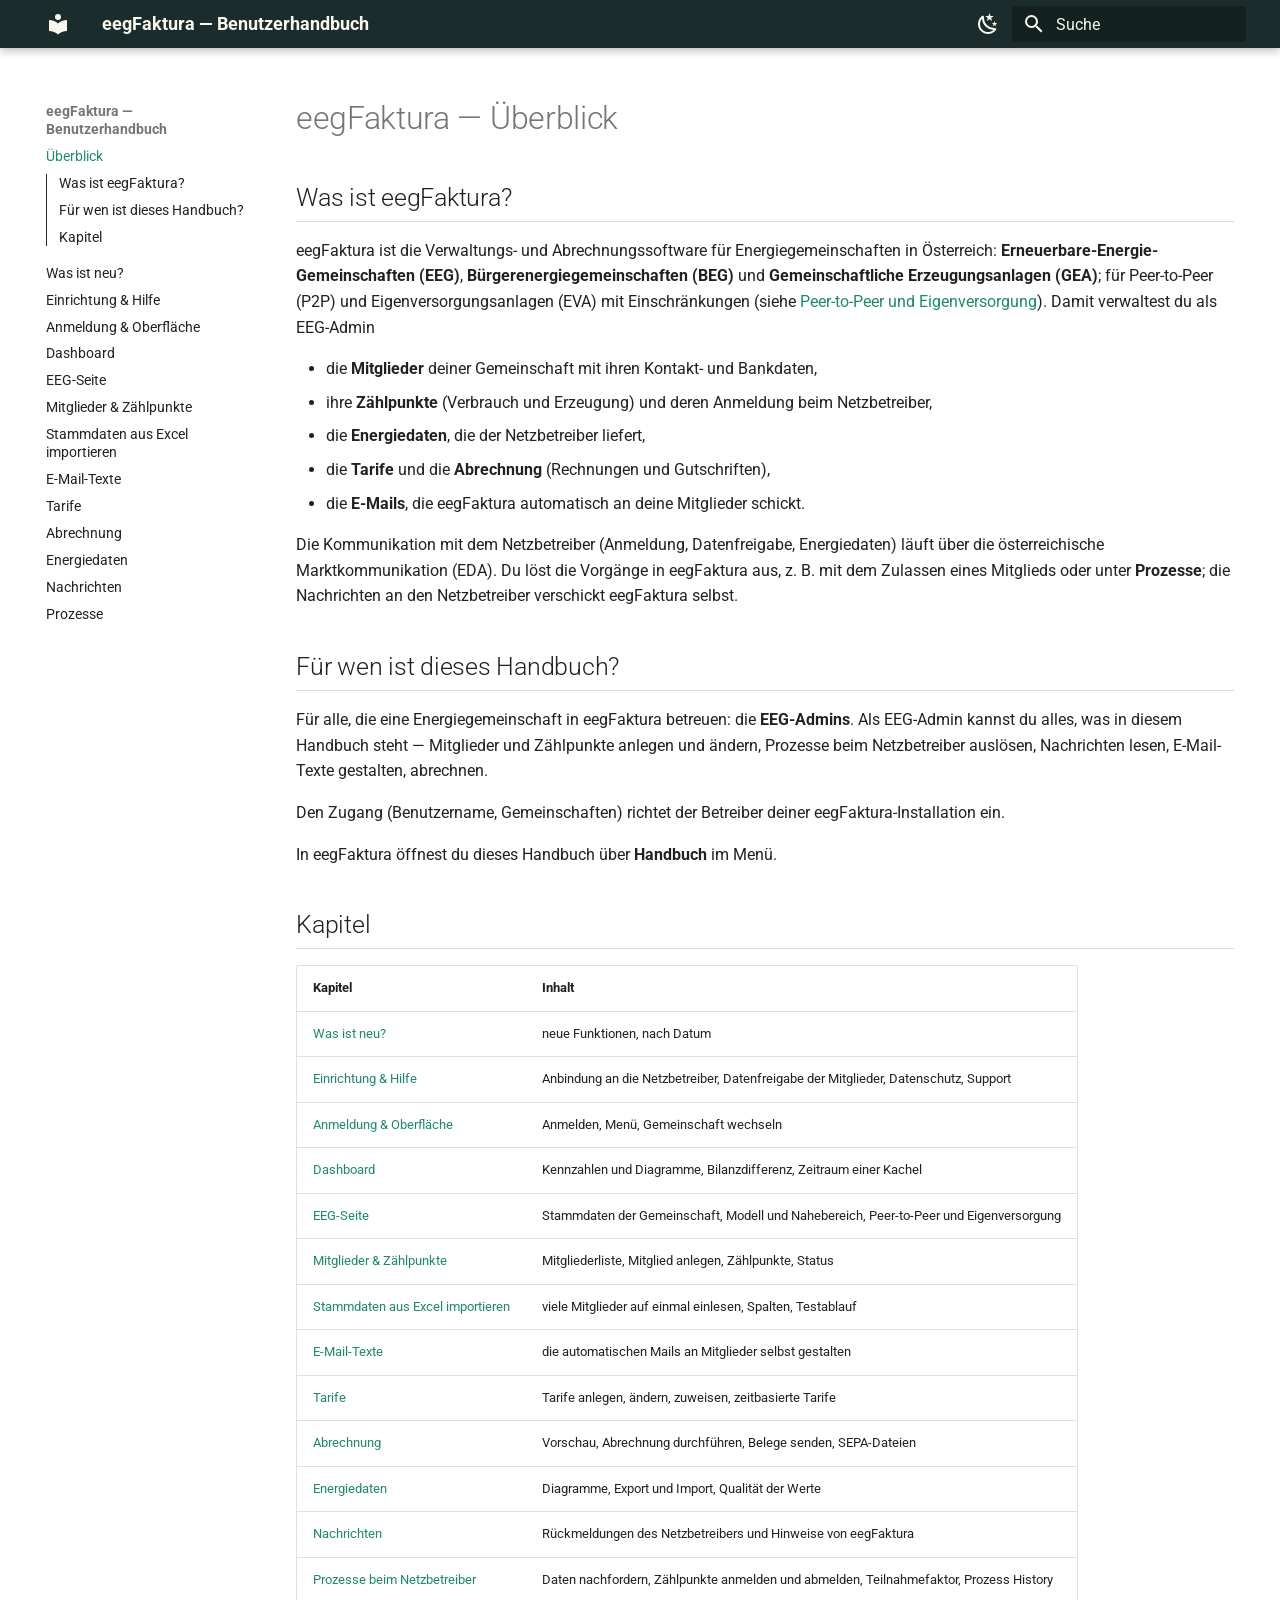
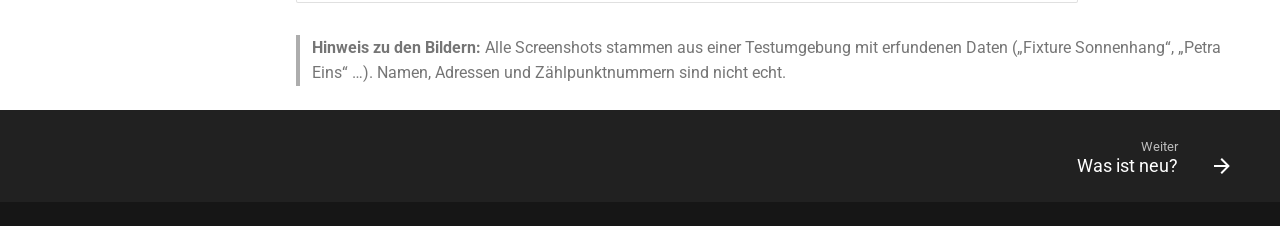
<file: index.html>
<!doctype html>
<html lang="de" class="no-js">
  <head>
    
      <meta charset="utf-8">
      <meta name="viewport" content="width=device-width,initial-scale=1">
      
        <meta name="description" content="Bedienungsanleitung für EEG-Admins">
      
      
        <meta name="author" content="vfeeg">
      
      
        <link rel="canonical" href="https://eegfaktura.github.io/eegfaktura-user-guide/">
      
      
      
        <link rel="next" href="changelog/">
      
      
        
      
      
      <link rel="icon" href="assets/images/favicon.png">
      <meta name="generator" content="mkdocs-1.6.1, mkdocs-material-9.7.7">
    
    
      
        <title>eegFaktura — Benutzerhandbuch</title>
      
    
    
      <link rel="stylesheet" href="assets/stylesheets/main.ec1eaa64.min.css">
      
        
        <link rel="stylesheet" href="assets/stylesheets/palette.ab4e12ef.min.css">
      
      


    
    
      
    
    
      
    
    
      <link rel="stylesheet" href="assets/fonts/fonts.css">
    
      <link rel="stylesheet" href="stylesheets/vfeeg.css">
    
    <script>__md_scope=new URL(".",location),__md_hash=e=>[...e].reduce(((e,_)=>(e<<5)-e+_.charCodeAt(0)),0),__md_get=(e,_=localStorage,t=__md_scope)=>JSON.parse(_.getItem(t.pathname+"."+e)),__md_set=(e,_,t=localStorage,a=__md_scope)=>{try{t.setItem(a.pathname+"."+e,JSON.stringify(_))}catch(e){}}</script>
    
      

    
    
  </head>
  
  
    
    
      
    
    
    
    
    <body dir="ltr" data-md-color-scheme="default" data-md-color-primary="custom" data-md-color-accent="custom">
  
    
    <input class="md-toggle" data-md-toggle="drawer" type="checkbox" id="__drawer" autocomplete="off">
    <input class="md-toggle" data-md-toggle="search" type="checkbox" id="__search" autocomplete="off">
    <label class="md-overlay" for="__drawer"></label>
    <div data-md-component="skip">
      
        
        <a href="#eegfaktura-uberblick" class="md-skip">
          Zum Inhalt
        </a>
      
    </div>
    <div data-md-component="announce">
      
    </div>
    
    
      

  

<header class="md-header md-header--shadow" data-md-component="header">
  <nav class="md-header__inner md-grid" aria-label="Kopfzeile">
    <a href="." title="eegFaktura — Benutzerhandbuch" class="md-header__button md-logo" aria-label="eegFaktura — Benutzerhandbuch" data-md-component="logo">
      
  
  <svg xmlns="http://www.w3.org/2000/svg" viewBox="0 0 24 24"><path d="M12 8a3 3 0 0 0 3-3 3 3 0 0 0-3-3 3 3 0 0 0-3 3 3 3 0 0 0 3 3m0 3.54C9.64 9.35 6.5 8 3 8v11c3.5 0 6.64 1.35 9 3.54 2.36-2.19 5.5-3.54 9-3.54V8c-3.5 0-6.64 1.35-9 3.54"/></svg>

    </a>
    <label class="md-header__button md-icon" for="__drawer">
      
      <svg xmlns="http://www.w3.org/2000/svg" viewBox="0 0 24 24"><path d="M3 6h18v2H3zm0 5h18v2H3zm0 5h18v2H3z"/></svg>
    </label>
    <div class="md-header__title" data-md-component="header-title">
      <div class="md-header__ellipsis">
        <div class="md-header__topic">
          <span class="md-ellipsis">
            eegFaktura — Benutzerhandbuch
          </span>
        </div>
        <div class="md-header__topic" data-md-component="header-topic">
          <span class="md-ellipsis">
            
              Überblick
            
          </span>
        </div>
      </div>
    </div>
    
      
        <form class="md-header__option" data-md-component="palette">
  
    
    
    
    <input class="md-option" data-md-color-media="(prefers-color-scheme: light)" data-md-color-scheme="default" data-md-color-primary="custom" data-md-color-accent="custom"  aria-label="Dunkles Theme"  type="radio" name="__palette" id="__palette_0">
    
      <label class="md-header__button md-icon" title="Dunkles Theme" for="__palette_1" hidden>
        <svg xmlns="http://www.w3.org/2000/svg" viewBox="0 0 24 24"><path d="m17.75 4.09-2.53 1.94.91 3.06-2.63-1.81-2.63 1.81.91-3.06-2.53-1.94L12.44 4l1.06-3 1.06 3zm3.5 6.91-1.64 1.25.59 1.98-1.7-1.17-1.7 1.17.59-1.98L15.75 11l2.06-.05L18.5 9l.69 1.95zm-2.28 4.95c.83-.08 1.72 1.1 1.19 1.85-.32.45-.66.87-1.08 1.27C15.17 23 8.84 23 4.94 19.07c-3.91-3.9-3.91-10.24 0-14.14.4-.4.82-.76 1.27-1.08.75-.53 1.93.36 1.85 1.19-.27 2.86.69 5.83 2.89 8.02a9.96 9.96 0 0 0 8.02 2.89m-1.64 2.02a12.08 12.08 0 0 1-7.8-3.47c-2.17-2.19-3.33-5-3.49-7.82-2.81 3.14-2.7 7.96.31 10.98 3.02 3.01 7.84 3.12 10.98.31"/></svg>
      </label>
    
  
    
    
    
    <input class="md-option" data-md-color-media="(prefers-color-scheme: dark)" data-md-color-scheme="slate" data-md-color-primary="custom" data-md-color-accent="custom"  aria-label="Helles Theme"  type="radio" name="__palette" id="__palette_1">
    
      <label class="md-header__button md-icon" title="Helles Theme" for="__palette_0" hidden>
        <svg xmlns="http://www.w3.org/2000/svg" viewBox="0 0 24 24"><path d="M12 7a5 5 0 0 1 5 5 5 5 0 0 1-5 5 5 5 0 0 1-5-5 5 5 0 0 1 5-5m0 2a3 3 0 0 0-3 3 3 3 0 0 0 3 3 3 3 0 0 0 3-3 3 3 0 0 0-3-3m0-7 2.39 3.42C13.65 5.15 12.84 5 12 5s-1.65.15-2.39.42zM3.34 7l4.16-.35A7.2 7.2 0 0 0 5.94 8.5c-.44.74-.69 1.5-.83 2.29zm.02 10 1.76-3.77a7.131 7.131 0 0 0 2.38 4.14zM20.65 7l-1.77 3.79a7.02 7.02 0 0 0-2.38-4.15zm-.01 10-4.14.36c.59-.51 1.12-1.14 1.54-1.86.42-.73.69-1.5.83-2.29zM12 22l-2.41-3.44c.74.27 1.55.44 2.41.44.82 0 1.63-.17 2.37-.44z"/></svg>
      </label>
    
  
</form>
      
    
    
      <script>var palette=__md_get("__palette");if(palette&&palette.color){if("(prefers-color-scheme)"===palette.color.media){var media=matchMedia("(prefers-color-scheme: light)"),input=document.querySelector(media.matches?"[data-md-color-media='(prefers-color-scheme: light)']":"[data-md-color-media='(prefers-color-scheme: dark)']");palette.color.media=input.getAttribute("data-md-color-media"),palette.color.scheme=input.getAttribute("data-md-color-scheme"),palette.color.primary=input.getAttribute("data-md-color-primary"),palette.color.accent=input.getAttribute("data-md-color-accent")}for(var[key,value]of Object.entries(palette.color))document.body.setAttribute("data-md-color-"+key,value)}</script>
    
    
    
      
      
        <label class="md-header__button md-icon" for="__search">
          
          <svg xmlns="http://www.w3.org/2000/svg" viewBox="0 0 24 24"><path d="M9.5 3A6.5 6.5 0 0 1 16 9.5c0 1.61-.59 3.09-1.56 4.23l.27.27h.79l5 5-1.5 1.5-5-5v-.79l-.27-.27A6.52 6.52 0 0 1 9.5 16 6.5 6.5 0 0 1 3 9.5 6.5 6.5 0 0 1 9.5 3m0 2C7 5 5 7 5 9.5S7 14 9.5 14 14 12 14 9.5 12 5 9.5 5"/></svg>
        </label>
        <div class="md-search" data-md-component="search" role="dialog">
  <label class="md-search__overlay" for="__search"></label>
  <div class="md-search__inner" role="search">
    <form class="md-search__form" name="search">
      <input type="text" class="md-search__input" name="query" aria-label="Suche" placeholder="Suche" autocapitalize="off" autocorrect="off" autocomplete="off" spellcheck="false" data-md-component="search-query" required>
      <label class="md-search__icon md-icon" for="__search">
        
        <svg xmlns="http://www.w3.org/2000/svg" viewBox="0 0 24 24"><path d="M9.5 3A6.5 6.5 0 0 1 16 9.5c0 1.61-.59 3.09-1.56 4.23l.27.27h.79l5 5-1.5 1.5-5-5v-.79l-.27-.27A6.52 6.52 0 0 1 9.5 16 6.5 6.5 0 0 1 3 9.5 6.5 6.5 0 0 1 9.5 3m0 2C7 5 5 7 5 9.5S7 14 9.5 14 14 12 14 9.5 12 5 9.5 5"/></svg>
        
        <svg xmlns="http://www.w3.org/2000/svg" viewBox="0 0 24 24"><path d="M20 11v2H8l5.5 5.5-1.42 1.42L4.16 12l7.92-7.92L13.5 5.5 8 11z"/></svg>
      </label>
      <nav class="md-search__options" aria-label="Suche">
        
        <button type="reset" class="md-search__icon md-icon" title="Zurücksetzen" aria-label="Zurücksetzen" tabindex="-1">
          
          <svg xmlns="http://www.w3.org/2000/svg" viewBox="0 0 24 24"><path d="M19 6.41 17.59 5 12 10.59 6.41 5 5 6.41 10.59 12 5 17.59 6.41 19 12 13.41 17.59 19 19 17.59 13.41 12z"/></svg>
        </button>
      </nav>
      
        <div class="md-search__suggest" data-md-component="search-suggest"></div>
      
    </form>
    <div class="md-search__output">
      <div class="md-search__scrollwrap" tabindex="0" data-md-scrollfix>
        <div class="md-search-result" data-md-component="search-result">
          <div class="md-search-result__meta">
            Suche wird initialisiert
          </div>
          <ol class="md-search-result__list" role="presentation"></ol>
        </div>
      </div>
    </div>
  </div>
</div>
      
    
    
  </nav>
  
</header>
    
    <div class="md-container" data-md-component="container">
      
      
        
          
        
      
      <main class="md-main" data-md-component="main">
        <div class="md-main__inner md-grid">
          
            
              
              <div class="md-sidebar md-sidebar--primary" data-md-component="sidebar" data-md-type="navigation" >
                <div class="md-sidebar__scrollwrap">
                  <div class="md-sidebar__inner">
                    



  

<nav class="md-nav md-nav--primary md-nav--integrated" aria-label="Navigation" data-md-level="0">
  <label class="md-nav__title" for="__drawer">
    <a href="." title="eegFaktura — Benutzerhandbuch" class="md-nav__button md-logo" aria-label="eegFaktura — Benutzerhandbuch" data-md-component="logo">
      
  
  <svg xmlns="http://www.w3.org/2000/svg" viewBox="0 0 24 24"><path d="M12 8a3 3 0 0 0 3-3 3 3 0 0 0-3-3 3 3 0 0 0-3 3 3 3 0 0 0 3 3m0 3.54C9.64 9.35 6.5 8 3 8v11c3.5 0 6.64 1.35 9 3.54 2.36-2.19 5.5-3.54 9-3.54V8c-3.5 0-6.64 1.35-9 3.54"/></svg>

    </a>
    eegFaktura — Benutzerhandbuch
  </label>
  
  <ul class="md-nav__list" data-md-scrollfix>
    
      
      
  
  
    
  
  
  
    <li class="md-nav__item md-nav__item--active">
      
      <input class="md-nav__toggle md-toggle" type="checkbox" id="__toc">
      
      
        
      
      
        <label class="md-nav__link md-nav__link--active" for="__toc">
          
  
  
  <span class="md-ellipsis">
    
  
    Überblick
  

    
  </span>
  
  

          <span class="md-nav__icon md-icon"></span>
        </label>
      
      <a href="." class="md-nav__link md-nav__link--active">
        
  
  
  <span class="md-ellipsis">
    
  
    Überblick
  

    
  </span>
  
  

      </a>
      
        

<nav class="md-nav md-nav--secondary" aria-label="Inhaltsverzeichnis">
  
  
  
    
  
  
    <label class="md-nav__title" for="__toc">
      <span class="md-nav__icon md-icon"></span>
      Inhaltsverzeichnis
    </label>
    <ul class="md-nav__list" data-md-component="toc" data-md-scrollfix>
      
        <li class="md-nav__item">
  <a href="#was-ist-eegfaktura" class="md-nav__link">
    <span class="md-ellipsis">
      
        Was ist eegFaktura?
      
    </span>
  </a>
  
</li>
      
        <li class="md-nav__item">
  <a href="#fur-wen-ist-dieses-handbuch" class="md-nav__link">
    <span class="md-ellipsis">
      
        Für wen ist dieses Handbuch?
      
    </span>
  </a>
  
</li>
      
        <li class="md-nav__item">
  <a href="#kapitel" class="md-nav__link">
    <span class="md-ellipsis">
      
        Kapitel
      
    </span>
  </a>
  
</li>
      
    </ul>
  
</nav>
      
    </li>
  

    
      
      
  
  
  
  
    <li class="md-nav__item">
      <a href="changelog/" class="md-nav__link">
        
  
  
  <span class="md-ellipsis">
    
  
    Was ist neu?
  

    
  </span>
  
  

      </a>
    </li>
  

    
      
      
  
  
  
  
    <li class="md-nav__item">
      <a href="einrichtung-hilfe/" class="md-nav__link">
        
  
  
  <span class="md-ellipsis">
    
  
    Einrichtung & Hilfe
  

    
  </span>
  
  

      </a>
    </li>
  

    
      
      
  
  
  
  
    <li class="md-nav__item">
      <a href="01-anmeldung/" class="md-nav__link">
        
  
  
  <span class="md-ellipsis">
    
  
    Anmeldung & Oberfläche
  

    
  </span>
  
  

      </a>
    </li>
  

    
      
      
  
  
  
  
    <li class="md-nav__item">
      <a href="dashboard/" class="md-nav__link">
        
  
  
  <span class="md-ellipsis">
    
  
    Dashboard
  

    
  </span>
  
  

      </a>
    </li>
  

    
      
      
  
  
  
  
    <li class="md-nav__item">
      <a href="eeg-seite/" class="md-nav__link">
        
  
  
  <span class="md-ellipsis">
    
  
    EEG-Seite
  

    
  </span>
  
  

      </a>
    </li>
  

    
      
      
  
  
  
  
    <li class="md-nav__item">
      <a href="02-mitglieder-zaehlpunkte/" class="md-nav__link">
        
  
  
  <span class="md-ellipsis">
    
  
    Mitglieder & Zählpunkte
  

    
  </span>
  
  

      </a>
    </li>
  

    
      
      
  
  
  
  
    <li class="md-nav__item">
      <a href="stammdaten-import/" class="md-nav__link">
        
  
  
  <span class="md-ellipsis">
    
  
    Stammdaten aus Excel importieren
  

    
  </span>
  
  

      </a>
    </li>
  

    
      
      
  
  
  
  
    <li class="md-nav__item">
      <a href="03-email-texte/" class="md-nav__link">
        
  
  
  <span class="md-ellipsis">
    
  
    E-Mail-Texte
  

    
  </span>
  
  

      </a>
    </li>
  

    
      
      
  
  
  
  
    <li class="md-nav__item">
      <a href="04-tarife/" class="md-nav__link">
        
  
  
  <span class="md-ellipsis">
    
  
    Tarife
  

    
  </span>
  
  

      </a>
    </li>
  

    
      
      
  
  
  
  
    <li class="md-nav__item">
      <a href="05-abrechnung/" class="md-nav__link">
        
  
  
  <span class="md-ellipsis">
    
  
    Abrechnung
  

    
  </span>
  
  

      </a>
    </li>
  

    
      
      
  
  
  
  
    <li class="md-nav__item">
      <a href="06-energiedaten/" class="md-nav__link">
        
  
  
  <span class="md-ellipsis">
    
  
    Energiedaten
  

    
  </span>
  
  

      </a>
    </li>
  

    
      
      
  
  
  
  
    <li class="md-nav__item">
      <a href="07-nachrichten/" class="md-nav__link">
        
  
  
  <span class="md-ellipsis">
    
  
    Nachrichten
  

    
  </span>
  
  

      </a>
    </li>
  

    
      
      
  
  
  
  
    <li class="md-nav__item">
      <a href="08-prozesse/" class="md-nav__link">
        
  
  
  <span class="md-ellipsis">
    
  
    Prozesse
  

    
  </span>
  
  

      </a>
    </li>
  

    
  </ul>
</nav>
                  </div>
                </div>
              </div>
            
            
          
          
            <div class="md-content" data-md-component="content">
              
              <article class="md-content__inner md-typeset">
                
                  



<h1 id="eegfaktura-uberblick">eegFaktura — Überblick<a class="headerlink" href="#eegfaktura-uberblick" title="Link zu diesem Abschnitt">&para;</a></h1>
<h2 id="was-ist-eegfaktura">Was ist eegFaktura?<a class="headerlink" href="#was-ist-eegfaktura" title="Link zu diesem Abschnitt">&para;</a></h2>
<p>eegFaktura ist die Verwaltungs- und Abrechnungssoftware für Energiegemeinschaften in Österreich:
<strong>Erneuerbare-Energie-Gemeinschaften (EEG)</strong>, <strong>Bürgerenergiegemeinschaften (BEG)</strong> und <strong>Gemeinschaftliche
Erzeugungsanlagen (GEA)</strong>; für Peer-to-Peer (P2P) und Eigenversorgungsanlagen (EVA) mit Einschränkungen (siehe
<a href="eeg-seite/#peer-to-peer-und-eigenversorgung">Peer-to-Peer und Eigenversorgung</a>). Damit verwaltest du als
EEG-Admin</p>
<ul>
<li>die <strong>Mitglieder</strong> deiner Gemeinschaft mit ihren Kontakt- und Bankdaten,</li>
<li>ihre <strong>Zählpunkte</strong> (Verbrauch und Erzeugung) und deren Anmeldung beim Netzbetreiber,</li>
<li>die <strong>Energiedaten</strong>, die der Netzbetreiber liefert,</li>
<li>die <strong>Tarife</strong> und die <strong>Abrechnung</strong> (Rechnungen und Gutschriften),</li>
<li>die <strong>E-Mails</strong>, die eegFaktura automatisch an deine Mitglieder schickt.</li>
</ul>
<p>Die Kommunikation mit dem Netzbetreiber (Anmeldung, Datenfreigabe, Energiedaten) läuft über die österreichische
Marktkommunikation (EDA). Du löst die Vorgänge in eegFaktura aus, z. B. mit dem Zulassen eines Mitglieds oder unter
<strong>Prozesse</strong>; die Nachrichten an den Netzbetreiber verschickt eegFaktura selbst.</p>
<h2 id="fur-wen-ist-dieses-handbuch">Für wen ist dieses Handbuch?<a class="headerlink" href="#fur-wen-ist-dieses-handbuch" title="Link zu diesem Abschnitt">&para;</a></h2>
<p>Für alle, die eine Energiegemeinschaft in eegFaktura betreuen: die <strong>EEG-Admins</strong>. Als EEG-Admin kannst du alles,
was in diesem Handbuch steht — Mitglieder und Zählpunkte anlegen und ändern, Prozesse beim Netzbetreiber auslösen,
Nachrichten lesen, E-Mail-Texte gestalten, abrechnen.</p>
<p>Den Zugang (Benutzername, Gemeinschaften) richtet der Betreiber deiner eegFaktura-Installation ein.</p>
<p>In eegFaktura öffnest du dieses Handbuch über <strong>Handbuch</strong> im Menü.</p>
<h2 id="kapitel">Kapitel<a class="headerlink" href="#kapitel" title="Link zu diesem Abschnitt">&para;</a></h2>
<table>
<thead>
<tr>
<th>Kapitel</th>
<th>Inhalt</th>
</tr>
</thead>
<tbody>
<tr>
<td><a href="changelog/">Was ist neu?</a></td>
<td>neue Funktionen, nach Datum</td>
</tr>
<tr>
<td><a href="einrichtung-hilfe/">Einrichtung &amp; Hilfe</a></td>
<td>Anbindung an die Netzbetreiber, Datenfreigabe der Mitglieder, Datenschutz, Support</td>
</tr>
<tr>
<td><a href="01-anmeldung/">Anmeldung &amp; Oberfläche</a></td>
<td>Anmelden, Menü, Gemeinschaft wechseln</td>
</tr>
<tr>
<td><a href="dashboard/">Dashboard</a></td>
<td>Kennzahlen und Diagramme, Bilanzdifferenz, Zeitraum einer Kachel</td>
</tr>
<tr>
<td><a href="eeg-seite/">EEG-Seite</a></td>
<td>Stammdaten der Gemeinschaft, Modell und Nahebereich, Peer-to-Peer und Eigenversorgung</td>
</tr>
<tr>
<td><a href="02-mitglieder-zaehlpunkte/">Mitglieder &amp; Zählpunkte</a></td>
<td>Mitgliederliste, Mitglied anlegen, Zählpunkte, Status</td>
</tr>
<tr>
<td><a href="stammdaten-import/">Stammdaten aus Excel importieren</a></td>
<td>viele Mitglieder auf einmal einlesen, Spalten, Testablauf</td>
</tr>
<tr>
<td><a href="03-email-texte/">E-Mail-Texte</a></td>
<td>die automatischen Mails an Mitglieder selbst gestalten</td>
</tr>
<tr>
<td><a href="04-tarife/">Tarife</a></td>
<td>Tarife anlegen, ändern, zuweisen, zeitbasierte Tarife</td>
</tr>
<tr>
<td><a href="05-abrechnung/">Abrechnung</a></td>
<td>Vorschau, Abrechnung durchführen, Belege senden, SEPA-Dateien</td>
</tr>
<tr>
<td><a href="06-energiedaten/">Energiedaten</a></td>
<td>Diagramme, Export und Import, Qualität der Werte</td>
</tr>
<tr>
<td><a href="07-nachrichten/">Nachrichten</a></td>
<td>Rückmeldungen des Netzbetreibers und Hinweise von eegFaktura</td>
</tr>
<tr>
<td><a href="08-prozesse/">Prozesse beim Netzbetreiber</a></td>
<td>Daten nachfordern, Zählpunkte anmelden und abmelden, Teilnahmefaktor, Prozess History</td>
</tr>
</tbody>
</table>
<blockquote>
<p><strong>Hinweis zu den Bildern:</strong> Alle Screenshots stammen aus einer Testumgebung mit erfundenen Daten
(„Fixture Sonnenhang“, „Petra Eins“ …). Namen, Adressen und Zählpunktnummern sind nicht echt.</p>
</blockquote>












                
              </article>
            </div>
          
          
  <script>var tabs=__md_get("__tabs");if(Array.isArray(tabs))e:for(var set of document.querySelectorAll(".tabbed-set")){var labels=set.querySelector(".tabbed-labels");for(var tab of tabs)for(var label of labels.getElementsByTagName("label"))if(label.innerText.trim()===tab){var input=document.getElementById(label.htmlFor);input.checked=!0;continue e}}</script>

<script>var target=document.getElementById(location.hash.slice(1));target&&target.name&&(target.checked=target.name.startsWith("__tabbed_"))</script>
        </div>
        
          <button type="button" class="md-top md-icon" data-md-component="top" hidden>
  
  <svg xmlns="http://www.w3.org/2000/svg" viewBox="0 0 24 24"><path d="M13 20h-2V8l-5.5 5.5-1.42-1.42L12 4.16l7.92 7.92-1.42 1.42L13 8z"/></svg>
  Zurück zum Seitenanfang
</button>
        
      </main>
      
        <footer class="md-footer">
  
    
      
      <nav class="md-footer__inner md-grid" aria-label="Fußzeile" >
        
        
          
          <a href="changelog/" class="md-footer__link md-footer__link--next" aria-label="Weiter: Was ist neu?">
            <div class="md-footer__title">
              <span class="md-footer__direction">
                Weiter
              </span>
              <div class="md-ellipsis">
                Was ist neu?
              </div>
            </div>
            <div class="md-footer__button md-icon">
              
              <svg xmlns="http://www.w3.org/2000/svg" viewBox="0 0 24 24"><path d="M4 11v2h12l-5.5 5.5 1.42 1.42L19.84 12l-7.92-7.92L10.5 5.5 16 11z"/></svg>
            </div>
          </a>
        
      </nav>
    
  
  <div class="md-footer-meta md-typeset">
    <div class="md-footer-meta__inner md-grid">
      <div class="md-copyright">
  
  
</div>
      
    </div>
  </div>
</footer>
      
    </div>
    <div class="md-dialog" data-md-component="dialog">
      <div class="md-dialog__inner md-typeset"></div>
    </div>
    
    
    
      
      
      <script id="__config" type="application/json">{"annotate": null, "base": ".", "features": ["navigation.sections", "navigation.expand", "navigation.indexes", "navigation.top", "navigation.footer", "toc.integrate", "search.suggest", "search.highlight", "content.code.copy", "content.tabs.link"], "search": "assets/javascripts/workers/search.2c215733.min.js", "tags": null, "translations": {"clipboard.copied": "In Zwischenablage kopiert", "clipboard.copy": "In Zwischenablage kopieren", "search.result.more.one": "1 weiteres Suchergebnis auf dieser Seite", "search.result.more.other": "# weitere Suchergebnisse auf dieser Seite", "search.result.none": "Keine Suchergebnisse", "search.result.one": "1 Suchergebnis", "search.result.other": "# Suchergebnisse", "search.result.placeholder": "Suchbegriff eingeben", "search.result.term.missing": "Es fehlt", "select.version": "Version ausw\u00e4hlen"}, "version": null}</script>
    
    
      <script src="assets/javascripts/bundle.d7400e89.min.js"></script>
      
    
  </body>
</html>
</file>
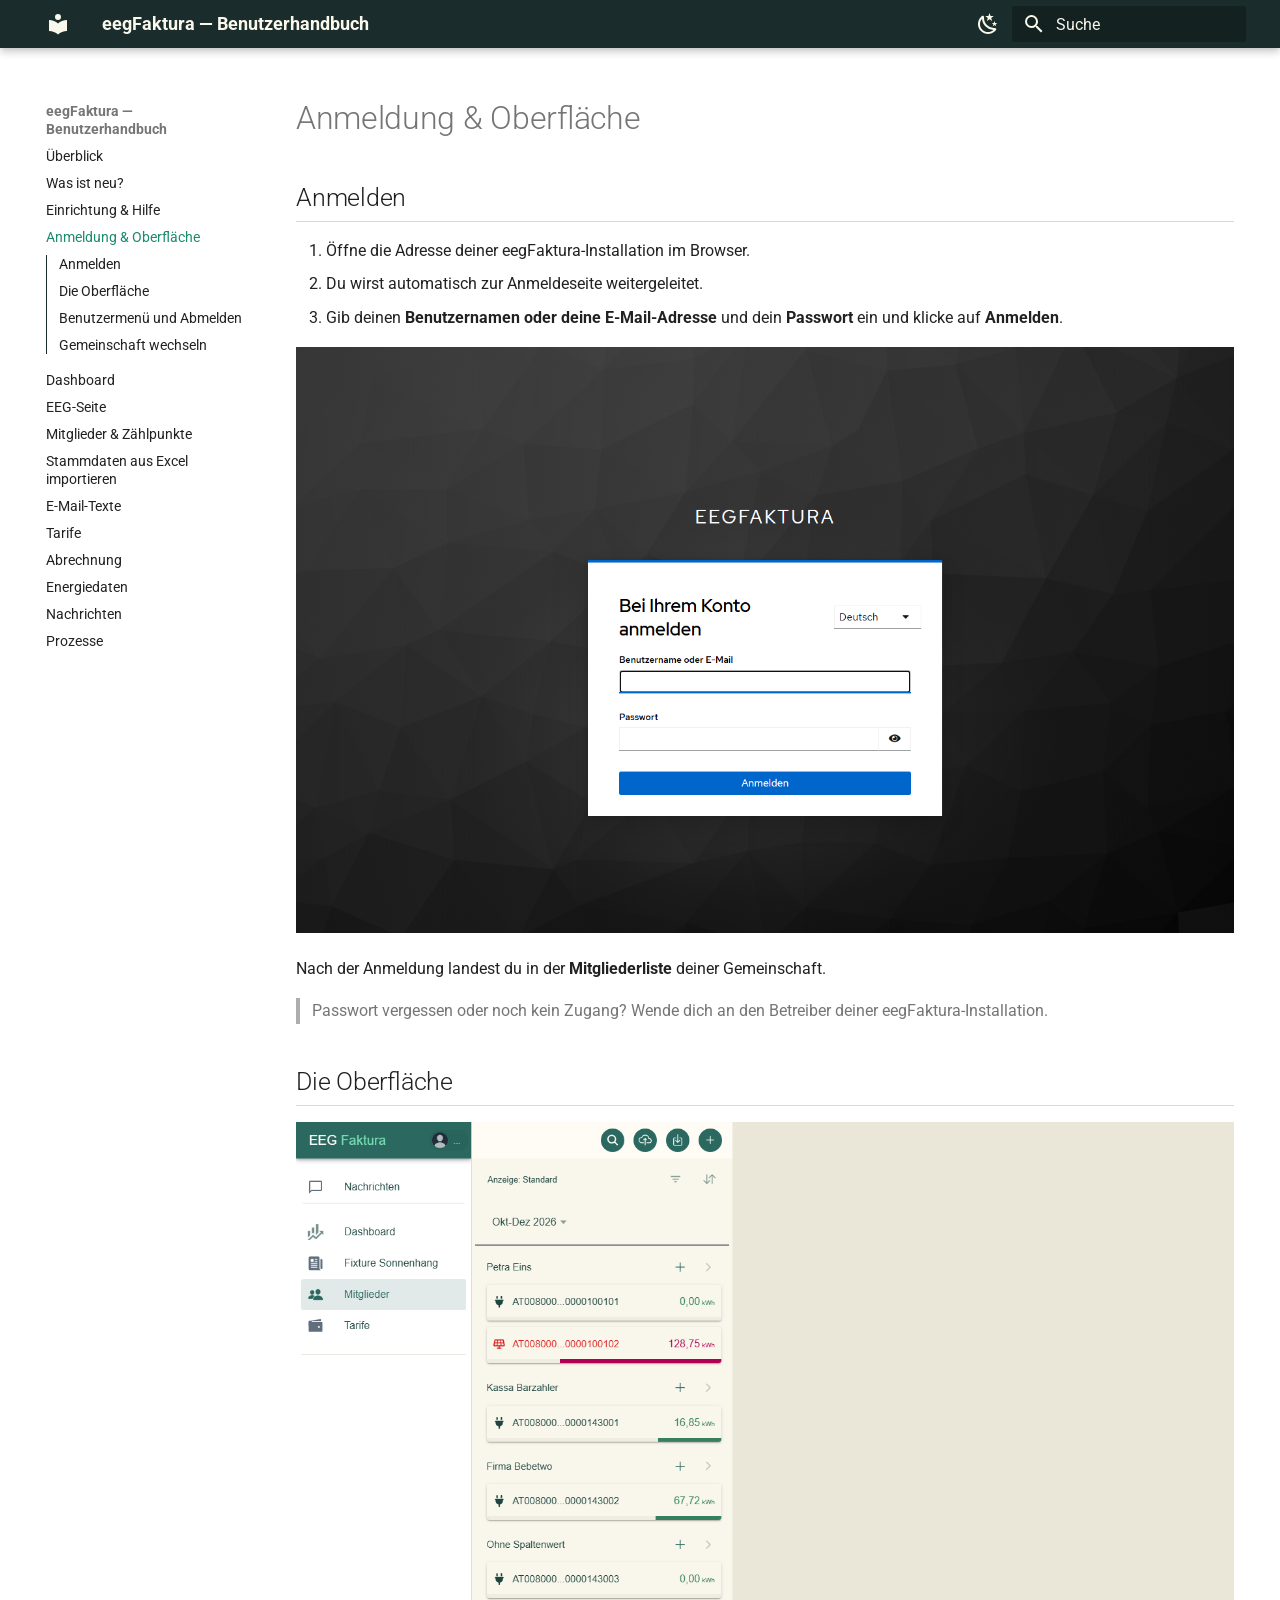
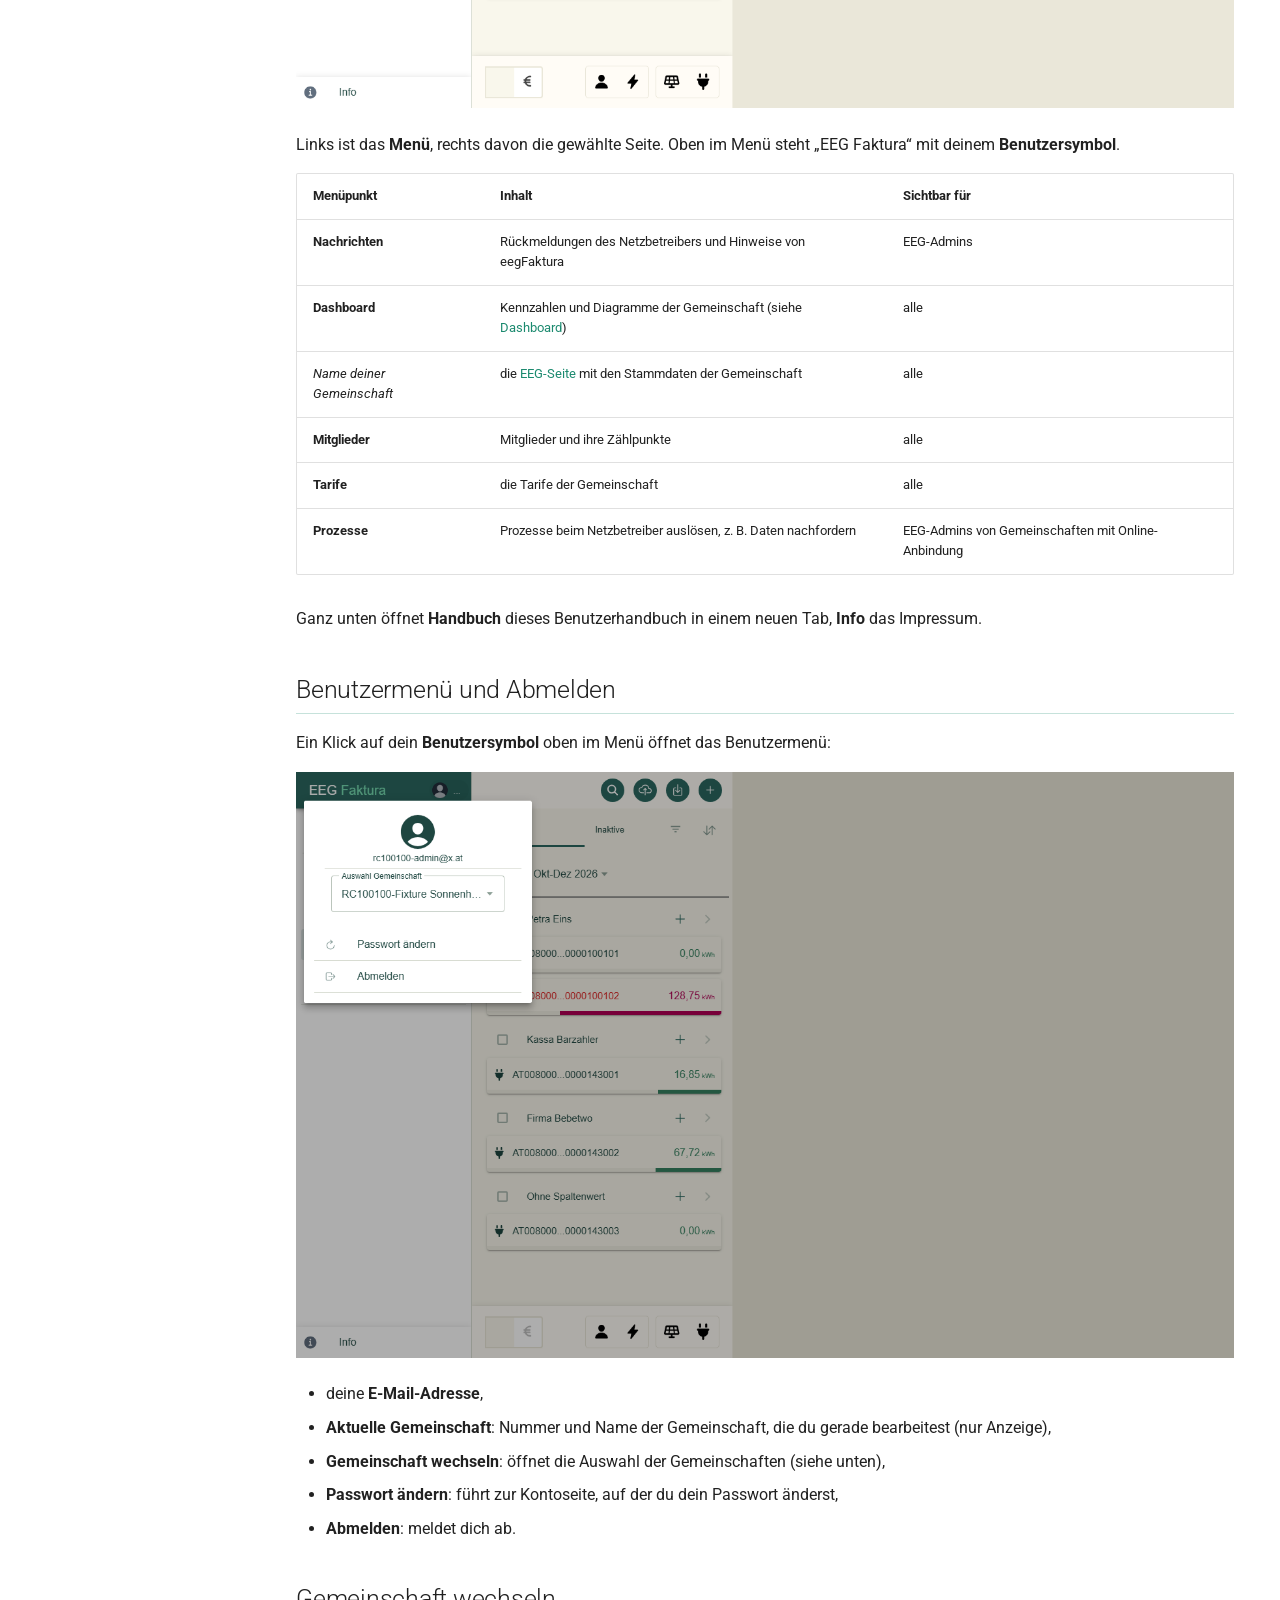
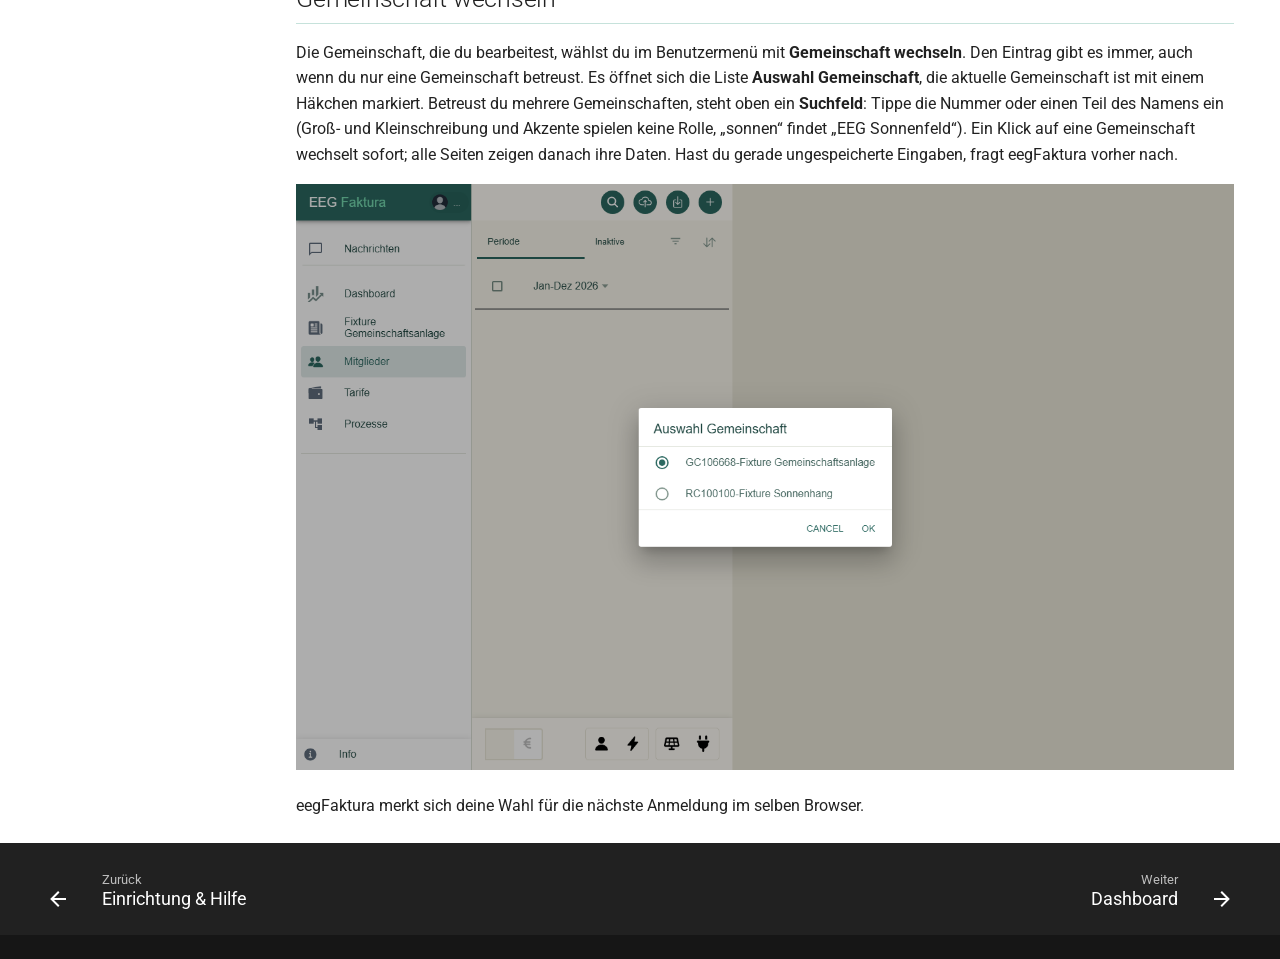
<file: 01-anmeldung/index.html>
<!doctype html>
<html lang="de" class="no-js">
  <head>
    
      <meta charset="utf-8">
      <meta name="viewport" content="width=device-width,initial-scale=1">
      
        <meta name="description" content="Bedienungsanleitung für EEG-Admins">
      
      
        <meta name="author" content="vfeeg">
      
      
        <link rel="canonical" href="https://eegfaktura.github.io/eegfaktura-user-guide/01-anmeldung/">
      
      
        <link rel="prev" href="../einrichtung-hilfe/">
      
      
        <link rel="next" href="../dashboard/">
      
      
        
      
      
      <link rel="icon" href="../assets/images/favicon.png">
      <meta name="generator" content="mkdocs-1.6.1, mkdocs-material-9.7.7">
    
    
      
        <title>Anmeldung & Oberfläche - eegFaktura — Benutzerhandbuch</title>
      
    
    
      <link rel="stylesheet" href="../assets/stylesheets/main.ec1eaa64.min.css">
      
        
        <link rel="stylesheet" href="../assets/stylesheets/palette.ab4e12ef.min.css">
      
      


    
    
      
    
    
      
    
    
      <link rel="stylesheet" href="../assets/fonts/fonts.css">
    
      <link rel="stylesheet" href="../stylesheets/vfeeg.css">
    
    <script>__md_scope=new URL("..",location),__md_hash=e=>[...e].reduce(((e,_)=>(e<<5)-e+_.charCodeAt(0)),0),__md_get=(e,_=localStorage,t=__md_scope)=>JSON.parse(_.getItem(t.pathname+"."+e)),__md_set=(e,_,t=localStorage,a=__md_scope)=>{try{t.setItem(a.pathname+"."+e,JSON.stringify(_))}catch(e){}}</script>
    
      

    
    
  </head>
  
  
    
    
      
    
    
    
    
    <body dir="ltr" data-md-color-scheme="default" data-md-color-primary="custom" data-md-color-accent="custom">
  
    
    <input class="md-toggle" data-md-toggle="drawer" type="checkbox" id="__drawer" autocomplete="off">
    <input class="md-toggle" data-md-toggle="search" type="checkbox" id="__search" autocomplete="off">
    <label class="md-overlay" for="__drawer"></label>
    <div data-md-component="skip">
      
        
        <a href="#anmeldung-oberflache" class="md-skip">
          Zum Inhalt
        </a>
      
    </div>
    <div data-md-component="announce">
      
    </div>
    
    
      

  

<header class="md-header md-header--shadow" data-md-component="header">
  <nav class="md-header__inner md-grid" aria-label="Kopfzeile">
    <a href=".." title="eegFaktura — Benutzerhandbuch" class="md-header__button md-logo" aria-label="eegFaktura — Benutzerhandbuch" data-md-component="logo">
      
  
  <svg xmlns="http://www.w3.org/2000/svg" viewBox="0 0 24 24"><path d="M12 8a3 3 0 0 0 3-3 3 3 0 0 0-3-3 3 3 0 0 0-3 3 3 3 0 0 0 3 3m0 3.54C9.64 9.35 6.5 8 3 8v11c3.5 0 6.64 1.35 9 3.54 2.36-2.19 5.5-3.54 9-3.54V8c-3.5 0-6.64 1.35-9 3.54"/></svg>

    </a>
    <label class="md-header__button md-icon" for="__drawer">
      
      <svg xmlns="http://www.w3.org/2000/svg" viewBox="0 0 24 24"><path d="M3 6h18v2H3zm0 5h18v2H3zm0 5h18v2H3z"/></svg>
    </label>
    <div class="md-header__title" data-md-component="header-title">
      <div class="md-header__ellipsis">
        <div class="md-header__topic">
          <span class="md-ellipsis">
            eegFaktura — Benutzerhandbuch
          </span>
        </div>
        <div class="md-header__topic" data-md-component="header-topic">
          <span class="md-ellipsis">
            
              Anmeldung & Oberfläche
            
          </span>
        </div>
      </div>
    </div>
    
      
        <form class="md-header__option" data-md-component="palette">
  
    
    
    
    <input class="md-option" data-md-color-media="(prefers-color-scheme: light)" data-md-color-scheme="default" data-md-color-primary="custom" data-md-color-accent="custom"  aria-label="Dunkles Theme"  type="radio" name="__palette" id="__palette_0">
    
      <label class="md-header__button md-icon" title="Dunkles Theme" for="__palette_1" hidden>
        <svg xmlns="http://www.w3.org/2000/svg" viewBox="0 0 24 24"><path d="m17.75 4.09-2.53 1.94.91 3.06-2.63-1.81-2.63 1.81.91-3.06-2.53-1.94L12.44 4l1.06-3 1.06 3zm3.5 6.91-1.64 1.25.59 1.98-1.7-1.17-1.7 1.17.59-1.98L15.75 11l2.06-.05L18.5 9l.69 1.95zm-2.28 4.95c.83-.08 1.72 1.1 1.19 1.85-.32.45-.66.87-1.08 1.27C15.17 23 8.84 23 4.94 19.07c-3.91-3.9-3.91-10.24 0-14.14.4-.4.82-.76 1.27-1.08.75-.53 1.93.36 1.85 1.19-.27 2.86.69 5.83 2.89 8.02a9.96 9.96 0 0 0 8.02 2.89m-1.64 2.02a12.08 12.08 0 0 1-7.8-3.47c-2.17-2.19-3.33-5-3.49-7.82-2.81 3.14-2.7 7.96.31 10.98 3.02 3.01 7.84 3.12 10.98.31"/></svg>
      </label>
    
  
    
    
    
    <input class="md-option" data-md-color-media="(prefers-color-scheme: dark)" data-md-color-scheme="slate" data-md-color-primary="custom" data-md-color-accent="custom"  aria-label="Helles Theme"  type="radio" name="__palette" id="__palette_1">
    
      <label class="md-header__button md-icon" title="Helles Theme" for="__palette_0" hidden>
        <svg xmlns="http://www.w3.org/2000/svg" viewBox="0 0 24 24"><path d="M12 7a5 5 0 0 1 5 5 5 5 0 0 1-5 5 5 5 0 0 1-5-5 5 5 0 0 1 5-5m0 2a3 3 0 0 0-3 3 3 3 0 0 0 3 3 3 3 0 0 0 3-3 3 3 0 0 0-3-3m0-7 2.39 3.42C13.65 5.15 12.84 5 12 5s-1.65.15-2.39.42zM3.34 7l4.16-.35A7.2 7.2 0 0 0 5.94 8.5c-.44.74-.69 1.5-.83 2.29zm.02 10 1.76-3.77a7.131 7.131 0 0 0 2.38 4.14zM20.65 7l-1.77 3.79a7.02 7.02 0 0 0-2.38-4.15zm-.01 10-4.14.36c.59-.51 1.12-1.14 1.54-1.86.42-.73.69-1.5.83-2.29zM12 22l-2.41-3.44c.74.27 1.55.44 2.41.44.82 0 1.63-.17 2.37-.44z"/></svg>
      </label>
    
  
</form>
      
    
    
      <script>var palette=__md_get("__palette");if(palette&&palette.color){if("(prefers-color-scheme)"===palette.color.media){var media=matchMedia("(prefers-color-scheme: light)"),input=document.querySelector(media.matches?"[data-md-color-media='(prefers-color-scheme: light)']":"[data-md-color-media='(prefers-color-scheme: dark)']");palette.color.media=input.getAttribute("data-md-color-media"),palette.color.scheme=input.getAttribute("data-md-color-scheme"),palette.color.primary=input.getAttribute("data-md-color-primary"),palette.color.accent=input.getAttribute("data-md-color-accent")}for(var[key,value]of Object.entries(palette.color))document.body.setAttribute("data-md-color-"+key,value)}</script>
    
    
    
      
      
        <label class="md-header__button md-icon" for="__search">
          
          <svg xmlns="http://www.w3.org/2000/svg" viewBox="0 0 24 24"><path d="M9.5 3A6.5 6.5 0 0 1 16 9.5c0 1.61-.59 3.09-1.56 4.23l.27.27h.79l5 5-1.5 1.5-5-5v-.79l-.27-.27A6.52 6.52 0 0 1 9.5 16 6.5 6.5 0 0 1 3 9.5 6.5 6.5 0 0 1 9.5 3m0 2C7 5 5 7 5 9.5S7 14 9.5 14 14 12 14 9.5 12 5 9.5 5"/></svg>
        </label>
        <div class="md-search" data-md-component="search" role="dialog">
  <label class="md-search__overlay" for="__search"></label>
  <div class="md-search__inner" role="search">
    <form class="md-search__form" name="search">
      <input type="text" class="md-search__input" name="query" aria-label="Suche" placeholder="Suche" autocapitalize="off" autocorrect="off" autocomplete="off" spellcheck="false" data-md-component="search-query" required>
      <label class="md-search__icon md-icon" for="__search">
        
        <svg xmlns="http://www.w3.org/2000/svg" viewBox="0 0 24 24"><path d="M9.5 3A6.5 6.5 0 0 1 16 9.5c0 1.61-.59 3.09-1.56 4.23l.27.27h.79l5 5-1.5 1.5-5-5v-.79l-.27-.27A6.52 6.52 0 0 1 9.5 16 6.5 6.5 0 0 1 3 9.5 6.5 6.5 0 0 1 9.5 3m0 2C7 5 5 7 5 9.5S7 14 9.5 14 14 12 14 9.5 12 5 9.5 5"/></svg>
        
        <svg xmlns="http://www.w3.org/2000/svg" viewBox="0 0 24 24"><path d="M20 11v2H8l5.5 5.5-1.42 1.42L4.16 12l7.92-7.92L13.5 5.5 8 11z"/></svg>
      </label>
      <nav class="md-search__options" aria-label="Suche">
        
        <button type="reset" class="md-search__icon md-icon" title="Zurücksetzen" aria-label="Zurücksetzen" tabindex="-1">
          
          <svg xmlns="http://www.w3.org/2000/svg" viewBox="0 0 24 24"><path d="M19 6.41 17.59 5 12 10.59 6.41 5 5 6.41 10.59 12 5 17.59 6.41 19 12 13.41 17.59 19 19 17.59 13.41 12z"/></svg>
        </button>
      </nav>
      
        <div class="md-search__suggest" data-md-component="search-suggest"></div>
      
    </form>
    <div class="md-search__output">
      <div class="md-search__scrollwrap" tabindex="0" data-md-scrollfix>
        <div class="md-search-result" data-md-component="search-result">
          <div class="md-search-result__meta">
            Suche wird initialisiert
          </div>
          <ol class="md-search-result__list" role="presentation"></ol>
        </div>
      </div>
    </div>
  </div>
</div>
      
    
    
  </nav>
  
</header>
    
    <div class="md-container" data-md-component="container">
      
      
        
          
        
      
      <main class="md-main" data-md-component="main">
        <div class="md-main__inner md-grid">
          
            
              
              <div class="md-sidebar md-sidebar--primary" data-md-component="sidebar" data-md-type="navigation" >
                <div class="md-sidebar__scrollwrap">
                  <div class="md-sidebar__inner">
                    



  

<nav class="md-nav md-nav--primary md-nav--integrated" aria-label="Navigation" data-md-level="0">
  <label class="md-nav__title" for="__drawer">
    <a href=".." title="eegFaktura — Benutzerhandbuch" class="md-nav__button md-logo" aria-label="eegFaktura — Benutzerhandbuch" data-md-component="logo">
      
  
  <svg xmlns="http://www.w3.org/2000/svg" viewBox="0 0 24 24"><path d="M12 8a3 3 0 0 0 3-3 3 3 0 0 0-3-3 3 3 0 0 0-3 3 3 3 0 0 0 3 3m0 3.54C9.64 9.35 6.5 8 3 8v11c3.5 0 6.64 1.35 9 3.54 2.36-2.19 5.5-3.54 9-3.54V8c-3.5 0-6.64 1.35-9 3.54"/></svg>

    </a>
    eegFaktura — Benutzerhandbuch
  </label>
  
  <ul class="md-nav__list" data-md-scrollfix>
    
      
      
  
  
  
  
    <li class="md-nav__item">
      <a href=".." class="md-nav__link">
        
  
  
  <span class="md-ellipsis">
    
  
    Überblick
  

    
  </span>
  
  

      </a>
    </li>
  

    
      
      
  
  
  
  
    <li class="md-nav__item">
      <a href="../changelog/" class="md-nav__link">
        
  
  
  <span class="md-ellipsis">
    
  
    Was ist neu?
  

    
  </span>
  
  

      </a>
    </li>
  

    
      
      
  
  
  
  
    <li class="md-nav__item">
      <a href="../einrichtung-hilfe/" class="md-nav__link">
        
  
  
  <span class="md-ellipsis">
    
  
    Einrichtung & Hilfe
  

    
  </span>
  
  

      </a>
    </li>
  

    
      
      
  
  
    
  
  
  
    <li class="md-nav__item md-nav__item--active">
      
      <input class="md-nav__toggle md-toggle" type="checkbox" id="__toc">
      
      
        
      
      
        <label class="md-nav__link md-nav__link--active" for="__toc">
          
  
  
  <span class="md-ellipsis">
    
  
    Anmeldung & Oberfläche
  

    
  </span>
  
  

          <span class="md-nav__icon md-icon"></span>
        </label>
      
      <a href="./" class="md-nav__link md-nav__link--active">
        
  
  
  <span class="md-ellipsis">
    
  
    Anmeldung & Oberfläche
  

    
  </span>
  
  

      </a>
      
        

<nav class="md-nav md-nav--secondary" aria-label="Inhaltsverzeichnis">
  
  
  
    
  
  
    <label class="md-nav__title" for="__toc">
      <span class="md-nav__icon md-icon"></span>
      Inhaltsverzeichnis
    </label>
    <ul class="md-nav__list" data-md-component="toc" data-md-scrollfix>
      
        <li class="md-nav__item">
  <a href="#anmelden" class="md-nav__link">
    <span class="md-ellipsis">
      
        Anmelden
      
    </span>
  </a>
  
</li>
      
        <li class="md-nav__item">
  <a href="#die-oberflache" class="md-nav__link">
    <span class="md-ellipsis">
      
        Die Oberfläche
      
    </span>
  </a>
  
</li>
      
        <li class="md-nav__item">
  <a href="#benutzermenu-und-abmelden" class="md-nav__link">
    <span class="md-ellipsis">
      
        Benutzermenü und Abmelden
      
    </span>
  </a>
  
</li>
      
        <li class="md-nav__item">
  <a href="#gemeinschaft-wechseln" class="md-nav__link">
    <span class="md-ellipsis">
      
        Gemeinschaft wechseln
      
    </span>
  </a>
  
</li>
      
    </ul>
  
</nav>
      
    </li>
  

    
      
      
  
  
  
  
    <li class="md-nav__item">
      <a href="../dashboard/" class="md-nav__link">
        
  
  
  <span class="md-ellipsis">
    
  
    Dashboard
  

    
  </span>
  
  

      </a>
    </li>
  

    
      
      
  
  
  
  
    <li class="md-nav__item">
      <a href="../eeg-seite/" class="md-nav__link">
        
  
  
  <span class="md-ellipsis">
    
  
    EEG-Seite
  

    
  </span>
  
  

      </a>
    </li>
  

    
      
      
  
  
  
  
    <li class="md-nav__item">
      <a href="../02-mitglieder-zaehlpunkte/" class="md-nav__link">
        
  
  
  <span class="md-ellipsis">
    
  
    Mitglieder & Zählpunkte
  

    
  </span>
  
  

      </a>
    </li>
  

    
      
      
  
  
  
  
    <li class="md-nav__item">
      <a href="../stammdaten-import/" class="md-nav__link">
        
  
  
  <span class="md-ellipsis">
    
  
    Stammdaten aus Excel importieren
  

    
  </span>
  
  

      </a>
    </li>
  

    
      
      
  
  
  
  
    <li class="md-nav__item">
      <a href="../03-email-texte/" class="md-nav__link">
        
  
  
  <span class="md-ellipsis">
    
  
    E-Mail-Texte
  

    
  </span>
  
  

      </a>
    </li>
  

    
      
      
  
  
  
  
    <li class="md-nav__item">
      <a href="../04-tarife/" class="md-nav__link">
        
  
  
  <span class="md-ellipsis">
    
  
    Tarife
  

    
  </span>
  
  

      </a>
    </li>
  

    
      
      
  
  
  
  
    <li class="md-nav__item">
      <a href="../05-abrechnung/" class="md-nav__link">
        
  
  
  <span class="md-ellipsis">
    
  
    Abrechnung
  

    
  </span>
  
  

      </a>
    </li>
  

    
      
      
  
  
  
  
    <li class="md-nav__item">
      <a href="../06-energiedaten/" class="md-nav__link">
        
  
  
  <span class="md-ellipsis">
    
  
    Energiedaten
  

    
  </span>
  
  

      </a>
    </li>
  

    
      
      
  
  
  
  
    <li class="md-nav__item">
      <a href="../07-nachrichten/" class="md-nav__link">
        
  
  
  <span class="md-ellipsis">
    
  
    Nachrichten
  

    
  </span>
  
  

      </a>
    </li>
  

    
      
      
  
  
  
  
    <li class="md-nav__item">
      <a href="../08-prozesse/" class="md-nav__link">
        
  
  
  <span class="md-ellipsis">
    
  
    Prozesse
  

    
  </span>
  
  

      </a>
    </li>
  

    
  </ul>
</nav>
                  </div>
                </div>
              </div>
            
            
          
          
            <div class="md-content" data-md-component="content">
              
              <article class="md-content__inner md-typeset">
                
                  



<h1 id="anmeldung-oberflache">Anmeldung &amp; Oberfläche<a class="headerlink" href="#anmeldung-oberflache" title="Link zu diesem Abschnitt">&para;</a></h1>
<h2 id="anmelden">Anmelden<a class="headerlink" href="#anmelden" title="Link zu diesem Abschnitt">&para;</a></h2>
<ol>
<li>Öffne die Adresse deiner eegFaktura-Installation im Browser.</li>
<li>Du wirst automatisch zur Anmeldeseite weitergeleitet.</li>
<li>Gib deinen <strong>Benutzernamen oder deine E-Mail-Adresse</strong> und dein <strong>Passwort</strong> ein und klicke auf <strong>Anmelden</strong>.</li>
</ol>
<p><img alt="Anmeldeseite" src="../images/anmeldung-keycloak.png" /></p>
<p>Nach der Anmeldung landest du in der <strong>Mitgliederliste</strong> deiner Gemeinschaft.</p>
<blockquote>
<p>Passwort vergessen oder noch kein Zugang? Wende dich an den Betreiber deiner eegFaktura-Installation.</p>
</blockquote>
<h2 id="die-oberflache">Die Oberfläche<a class="headerlink" href="#die-oberflache" title="Link zu diesem Abschnitt">&para;</a></h2>
<p><img alt="Oberfläche nach der Anmeldung" src="../images/oberflaeche-start.png" /></p>
<p>Links ist das <strong>Menü</strong>, rechts davon die gewählte Seite. Oben im Menü steht „EEG Faktura“ mit deinem
<strong>Benutzersymbol</strong>.</p>
<table>
<thead>
<tr>
<th>Menüpunkt</th>
<th>Inhalt</th>
<th>Sichtbar für</th>
</tr>
</thead>
<tbody>
<tr>
<td><strong>Nachrichten</strong></td>
<td>Rückmeldungen des Netzbetreibers und Hinweise von eegFaktura</td>
<td>EEG-Admins</td>
</tr>
<tr>
<td><strong>Dashboard</strong></td>
<td>Kennzahlen und Diagramme der Gemeinschaft (siehe <a href="../dashboard/">Dashboard</a>)</td>
<td>alle</td>
</tr>
<tr>
<td><em>Name deiner Gemeinschaft</em></td>
<td>die <a href="../eeg-seite/">EEG-Seite</a> mit den Stammdaten der Gemeinschaft</td>
<td>alle</td>
</tr>
<tr>
<td><strong>Mitglieder</strong></td>
<td>Mitglieder und ihre Zählpunkte</td>
<td>alle</td>
</tr>
<tr>
<td><strong>Tarife</strong></td>
<td>die Tarife der Gemeinschaft</td>
<td>alle</td>
</tr>
<tr>
<td><strong>Prozesse</strong></td>
<td>Prozesse beim Netzbetreiber auslösen, z. B. Daten nachfordern</td>
<td>EEG-Admins von Gemeinschaften mit Online-Anbindung</td>
</tr>
</tbody>
</table>
<p>Ganz unten öffnet <strong>Handbuch</strong> dieses Benutzerhandbuch in einem neuen Tab, <strong>Info</strong> das Impressum.</p>
<h2 id="benutzermenu-und-abmelden">Benutzermenü und Abmelden<a class="headerlink" href="#benutzermenu-und-abmelden" title="Link zu diesem Abschnitt">&para;</a></h2>
<p>Ein Klick auf dein <strong>Benutzersymbol</strong> oben im Menü öffnet das Benutzermenü:</p>
<p><img alt="Benutzermenü" src="../images/oberflaeche-benutzermenue.png" /></p>
<ul>
<li>deine <strong>E-Mail-Adresse</strong>,</li>
<li><strong>Aktuelle Gemeinschaft</strong>: Nummer und Name der Gemeinschaft, die du gerade bearbeitest (nur Anzeige),</li>
<li><strong>Gemeinschaft wechseln</strong>: öffnet die Auswahl der Gemeinschaften (siehe unten),</li>
<li><strong>Passwort ändern</strong>: führt zur Kontoseite, auf der du dein Passwort änderst,</li>
<li><strong>Abmelden</strong>: meldet dich ab.</li>
</ul>
<h2 id="gemeinschaft-wechseln">Gemeinschaft wechseln<a class="headerlink" href="#gemeinschaft-wechseln" title="Link zu diesem Abschnitt">&para;</a></h2>
<p>Die Gemeinschaft, die du bearbeitest, wählst du im Benutzermenü mit <strong>Gemeinschaft wechseln</strong>. Den Eintrag gibt es
immer, auch wenn du nur eine Gemeinschaft betreust. Es öffnet sich die Liste <strong>Auswahl Gemeinschaft</strong>, die aktuelle
Gemeinschaft ist mit einem Häkchen markiert. Betreust du mehrere Gemeinschaften, steht oben ein <strong>Suchfeld</strong>: Tippe
die Nummer oder einen Teil des Namens ein (Groß- und Kleinschreibung und Akzente spielen keine Rolle, „sonnen“ findet
„EEG Sonnenfeld“). Ein Klick auf eine Gemeinschaft wechselt sofort; alle Seiten zeigen danach ihre Daten. Hast du
gerade ungespeicherte Eingaben, fragt eegFaktura vorher nach.</p>
<p><img alt="Gemeinschaft wechseln" src="../images/oberflaeche-gemeinschaft-wechseln.png" /></p>
<p>eegFaktura merkt sich deine Wahl für die nächste Anmeldung im selben Browser.</p>












                
              </article>
            </div>
          
          
  <script>var tabs=__md_get("__tabs");if(Array.isArray(tabs))e:for(var set of document.querySelectorAll(".tabbed-set")){var labels=set.querySelector(".tabbed-labels");for(var tab of tabs)for(var label of labels.getElementsByTagName("label"))if(label.innerText.trim()===tab){var input=document.getElementById(label.htmlFor);input.checked=!0;continue e}}</script>

<script>var target=document.getElementById(location.hash.slice(1));target&&target.name&&(target.checked=target.name.startsWith("__tabbed_"))</script>
        </div>
        
          <button type="button" class="md-top md-icon" data-md-component="top" hidden>
  
  <svg xmlns="http://www.w3.org/2000/svg" viewBox="0 0 24 24"><path d="M13 20h-2V8l-5.5 5.5-1.42-1.42L12 4.16l7.92 7.92-1.42 1.42L13 8z"/></svg>
  Zurück zum Seitenanfang
</button>
        
      </main>
      
        <footer class="md-footer">
  
    
      
      <nav class="md-footer__inner md-grid" aria-label="Fußzeile" >
        
          
          <a href="../einrichtung-hilfe/" class="md-footer__link md-footer__link--prev" aria-label="Zurück: Einrichtung &amp; Hilfe">
            <div class="md-footer__button md-icon">
              
              <svg xmlns="http://www.w3.org/2000/svg" viewBox="0 0 24 24"><path d="M20 11v2H8l5.5 5.5-1.42 1.42L4.16 12l7.92-7.92L13.5 5.5 8 11z"/></svg>
            </div>
            <div class="md-footer__title">
              <span class="md-footer__direction">
                Zurück
              </span>
              <div class="md-ellipsis">
                Einrichtung & Hilfe
              </div>
            </div>
          </a>
        
        
          
          <a href="../dashboard/" class="md-footer__link md-footer__link--next" aria-label="Weiter: Dashboard">
            <div class="md-footer__title">
              <span class="md-footer__direction">
                Weiter
              </span>
              <div class="md-ellipsis">
                Dashboard
              </div>
            </div>
            <div class="md-footer__button md-icon">
              
              <svg xmlns="http://www.w3.org/2000/svg" viewBox="0 0 24 24"><path d="M4 11v2h12l-5.5 5.5 1.42 1.42L19.84 12l-7.92-7.92L10.5 5.5 16 11z"/></svg>
            </div>
          </a>
        
      </nav>
    
  
  <div class="md-footer-meta md-typeset">
    <div class="md-footer-meta__inner md-grid">
      <div class="md-copyright">
  
  
</div>
      
    </div>
  </div>
</footer>
      
    </div>
    <div class="md-dialog" data-md-component="dialog">
      <div class="md-dialog__inner md-typeset"></div>
    </div>
    
    
    
      
      
      <script id="__config" type="application/json">{"annotate": null, "base": "..", "features": ["navigation.sections", "navigation.expand", "navigation.indexes", "navigation.top", "navigation.footer", "toc.integrate", "search.suggest", "search.highlight", "content.code.copy", "content.tabs.link"], "search": "../assets/javascripts/workers/search.2c215733.min.js", "tags": null, "translations": {"clipboard.copied": "In Zwischenablage kopiert", "clipboard.copy": "In Zwischenablage kopieren", "search.result.more.one": "1 weiteres Suchergebnis auf dieser Seite", "search.result.more.other": "# weitere Suchergebnisse auf dieser Seite", "search.result.none": "Keine Suchergebnisse", "search.result.one": "1 Suchergebnis", "search.result.other": "# Suchergebnisse", "search.result.placeholder": "Suchbegriff eingeben", "search.result.term.missing": "Es fehlt", "select.version": "Version ausw\u00e4hlen"}, "version": null}</script>
    
    
      <script src="../assets/javascripts/bundle.d7400e89.min.js"></script>
      
    
  </body>
</html>
</file>
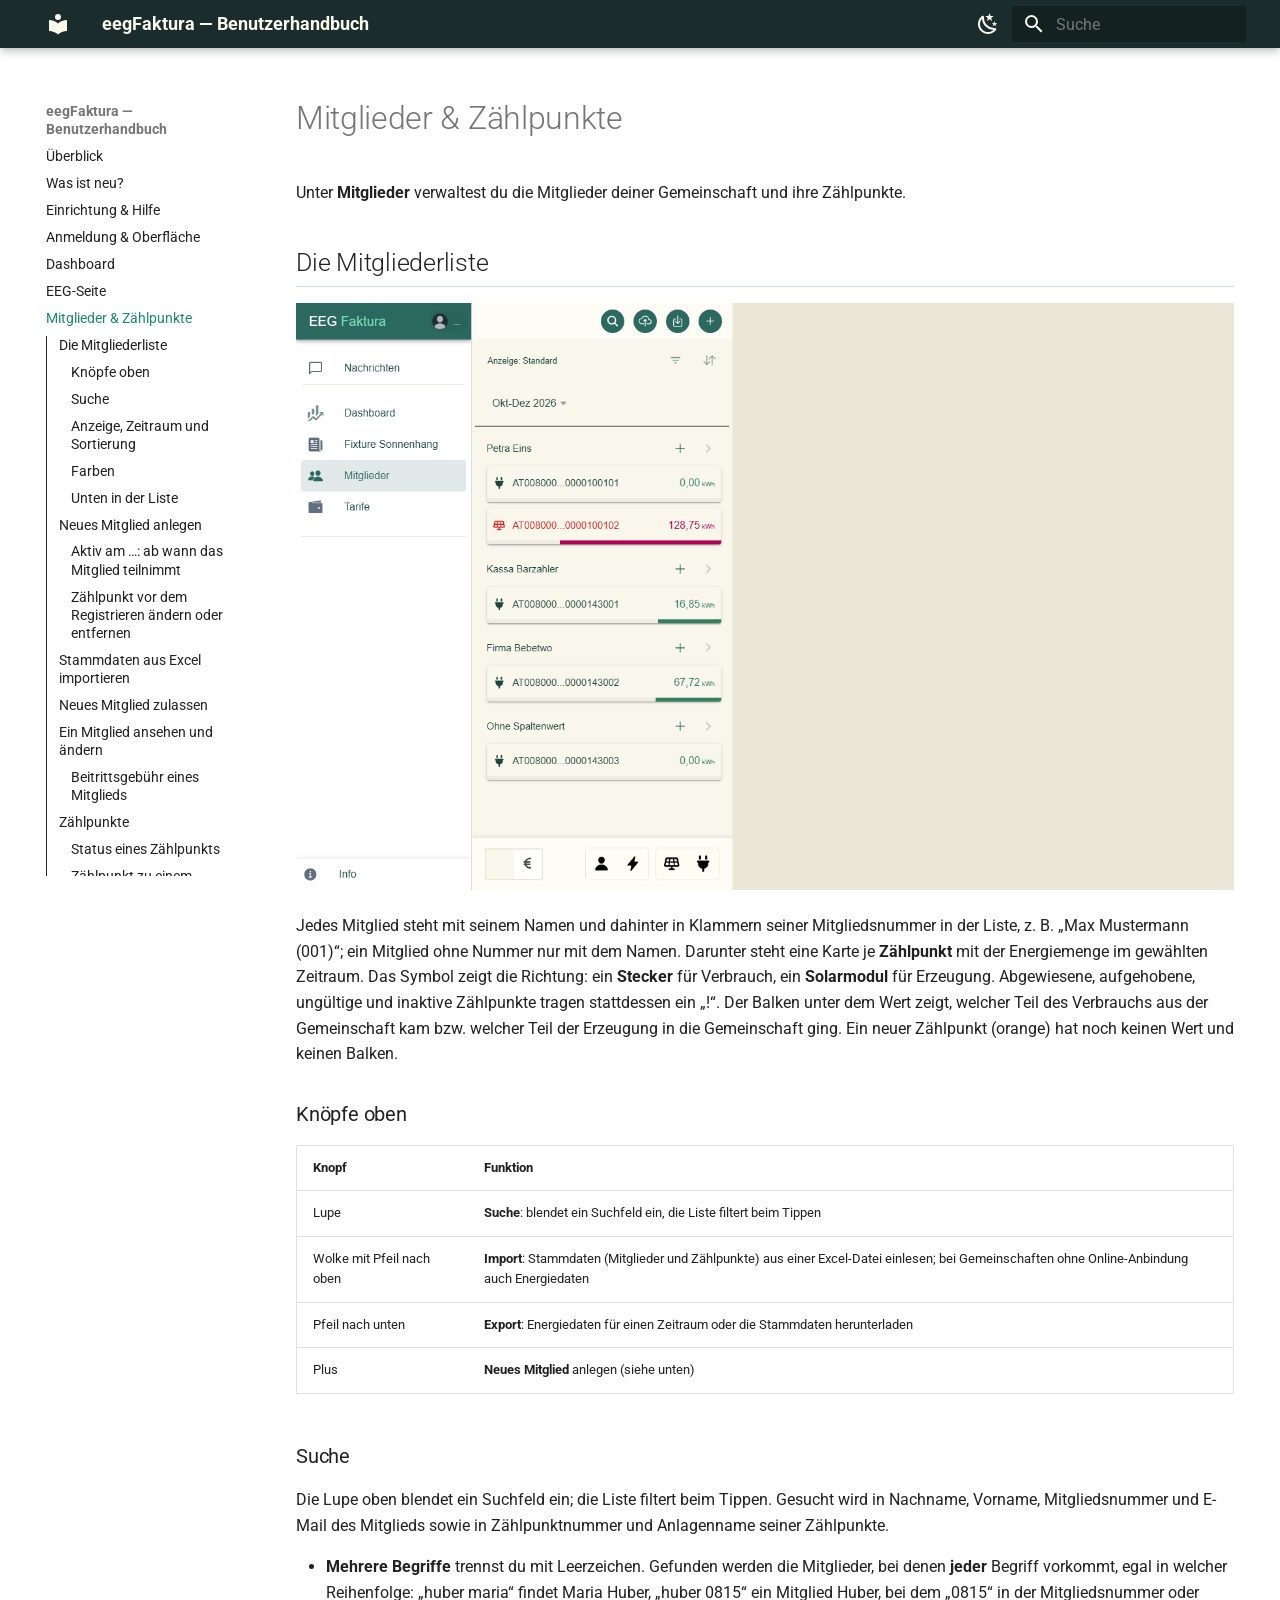
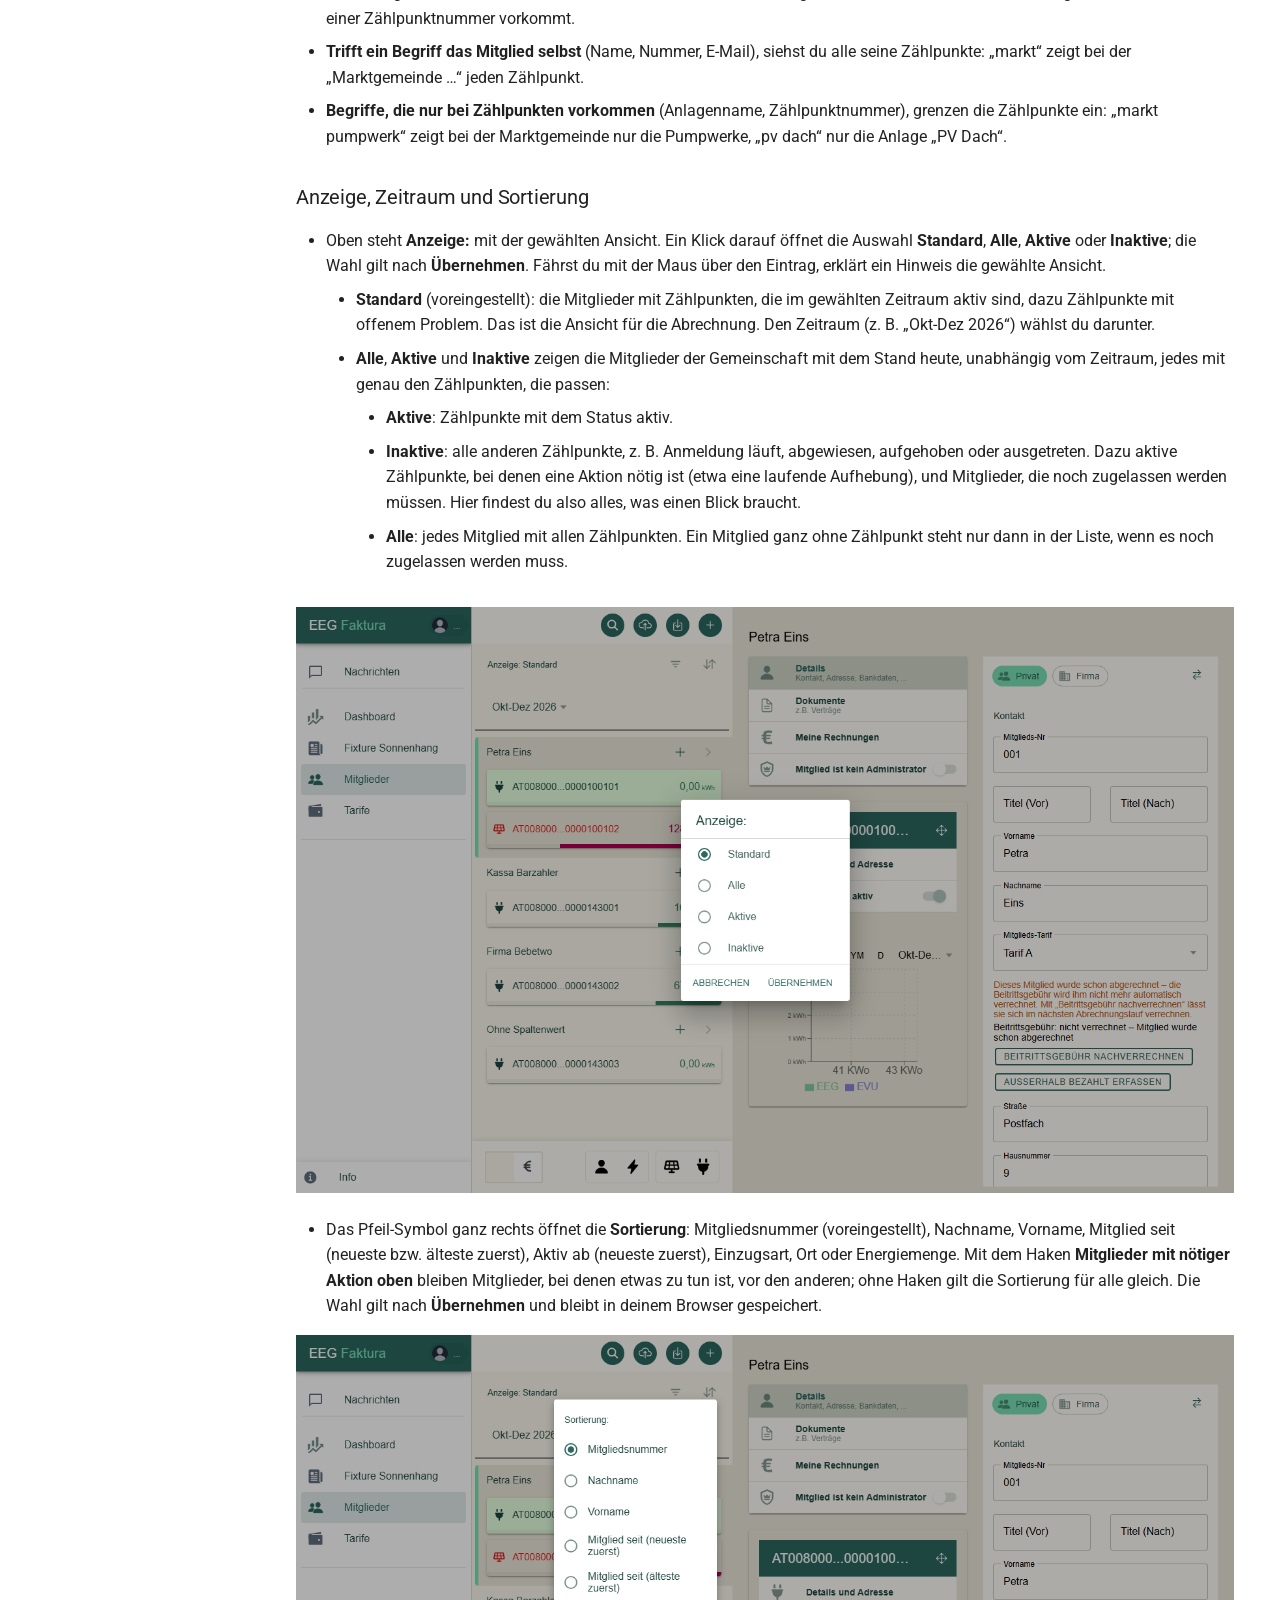
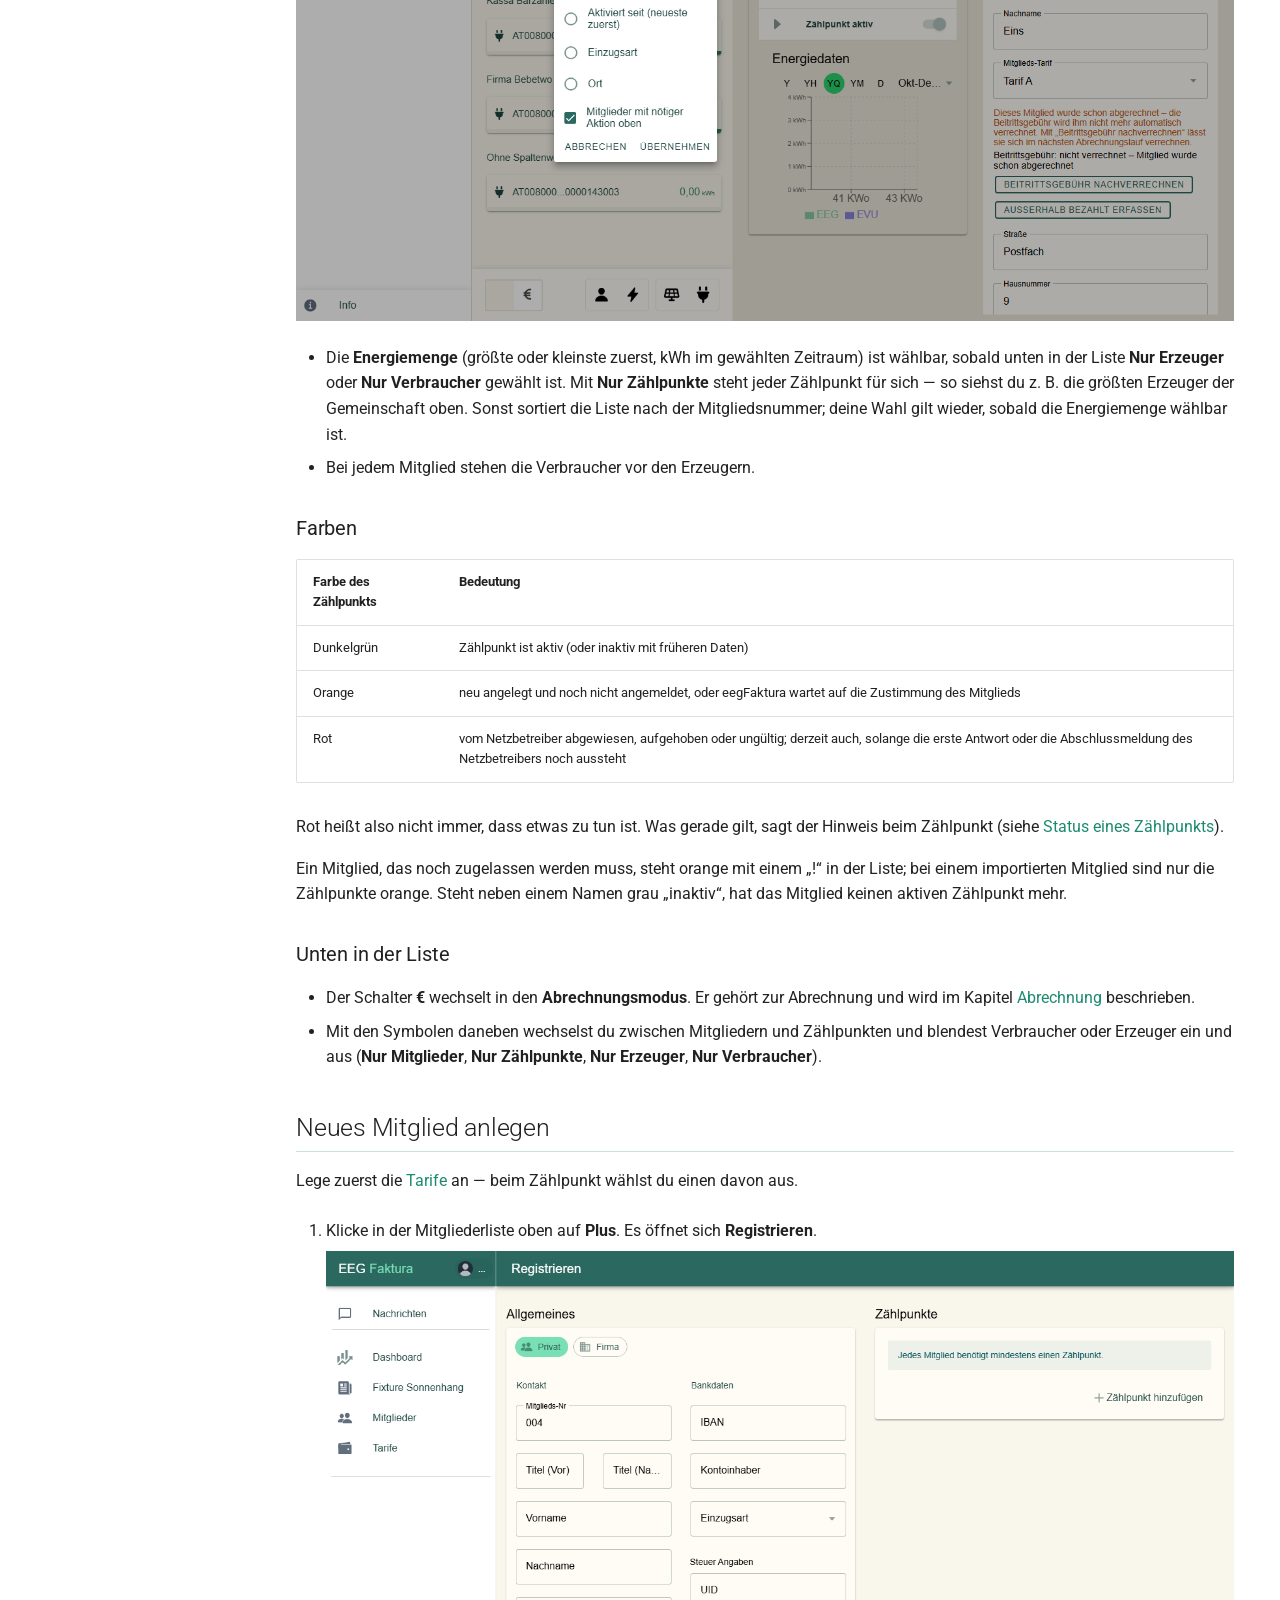
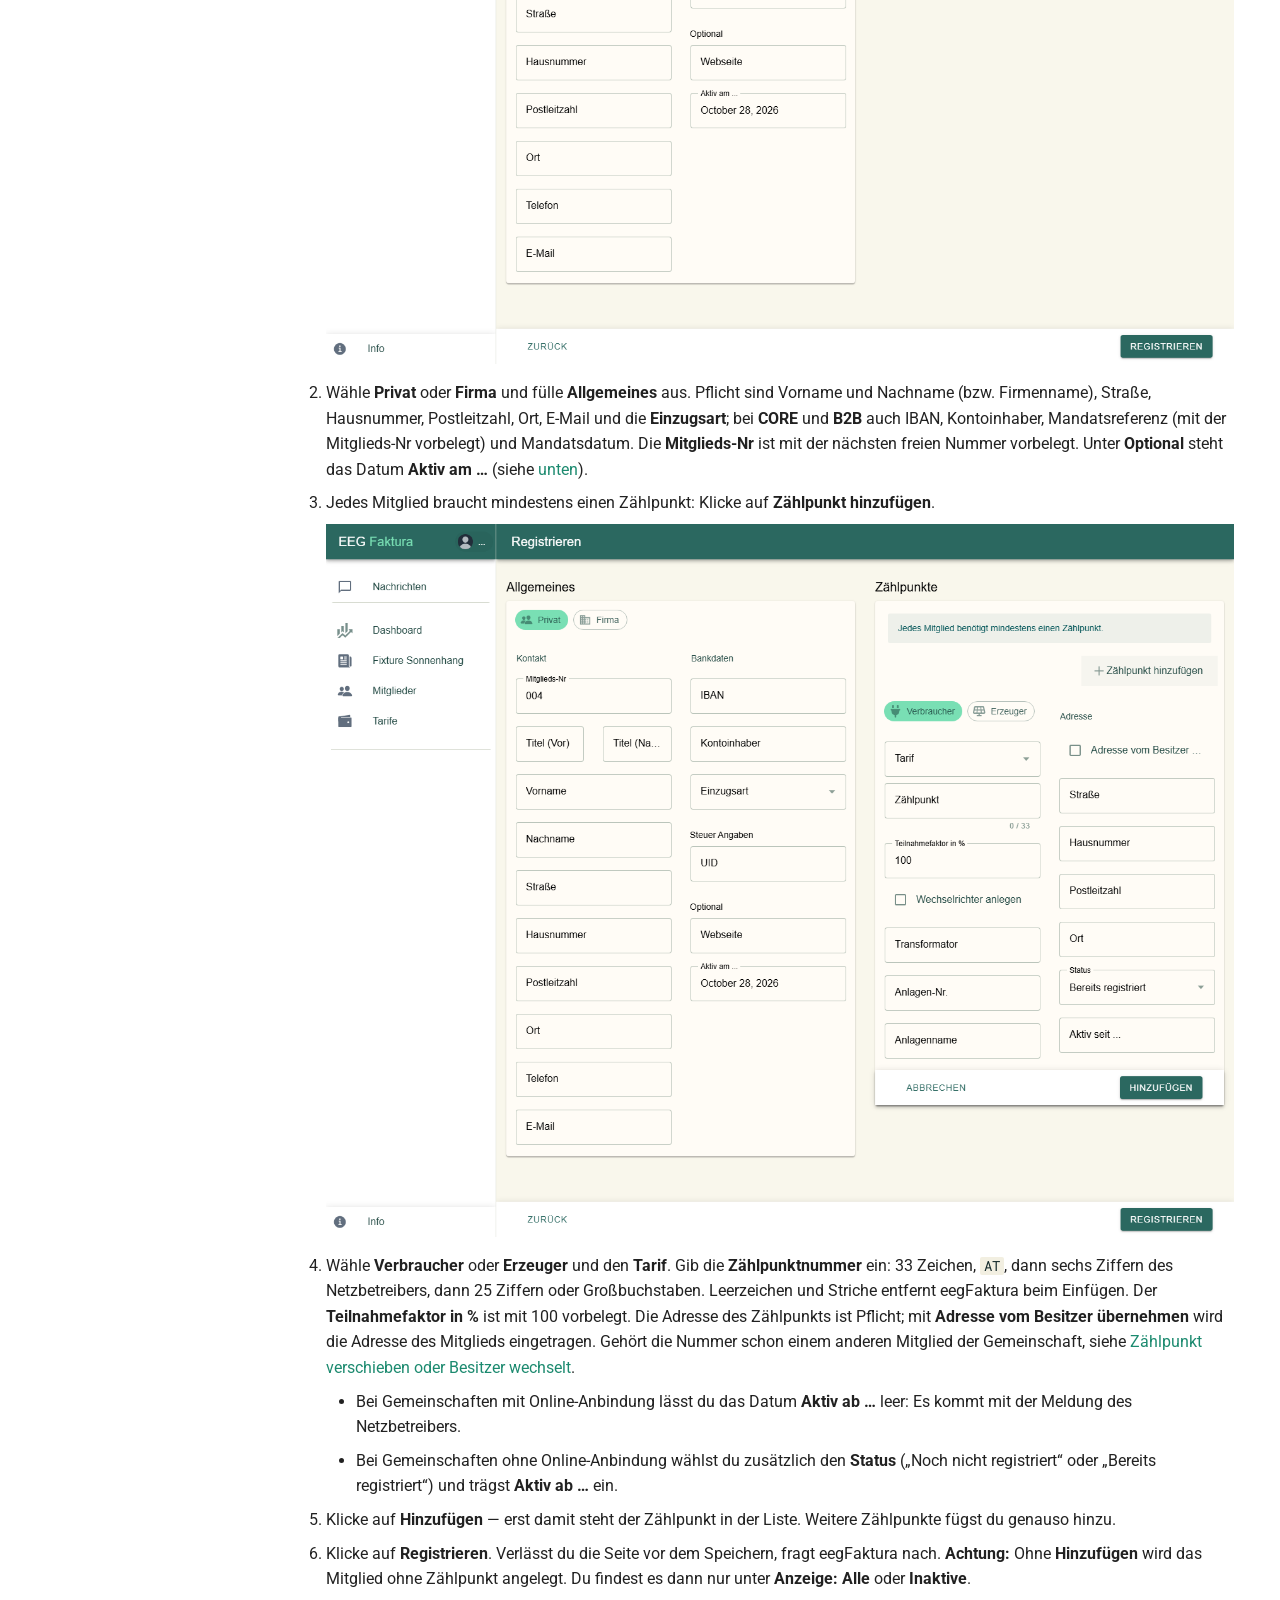
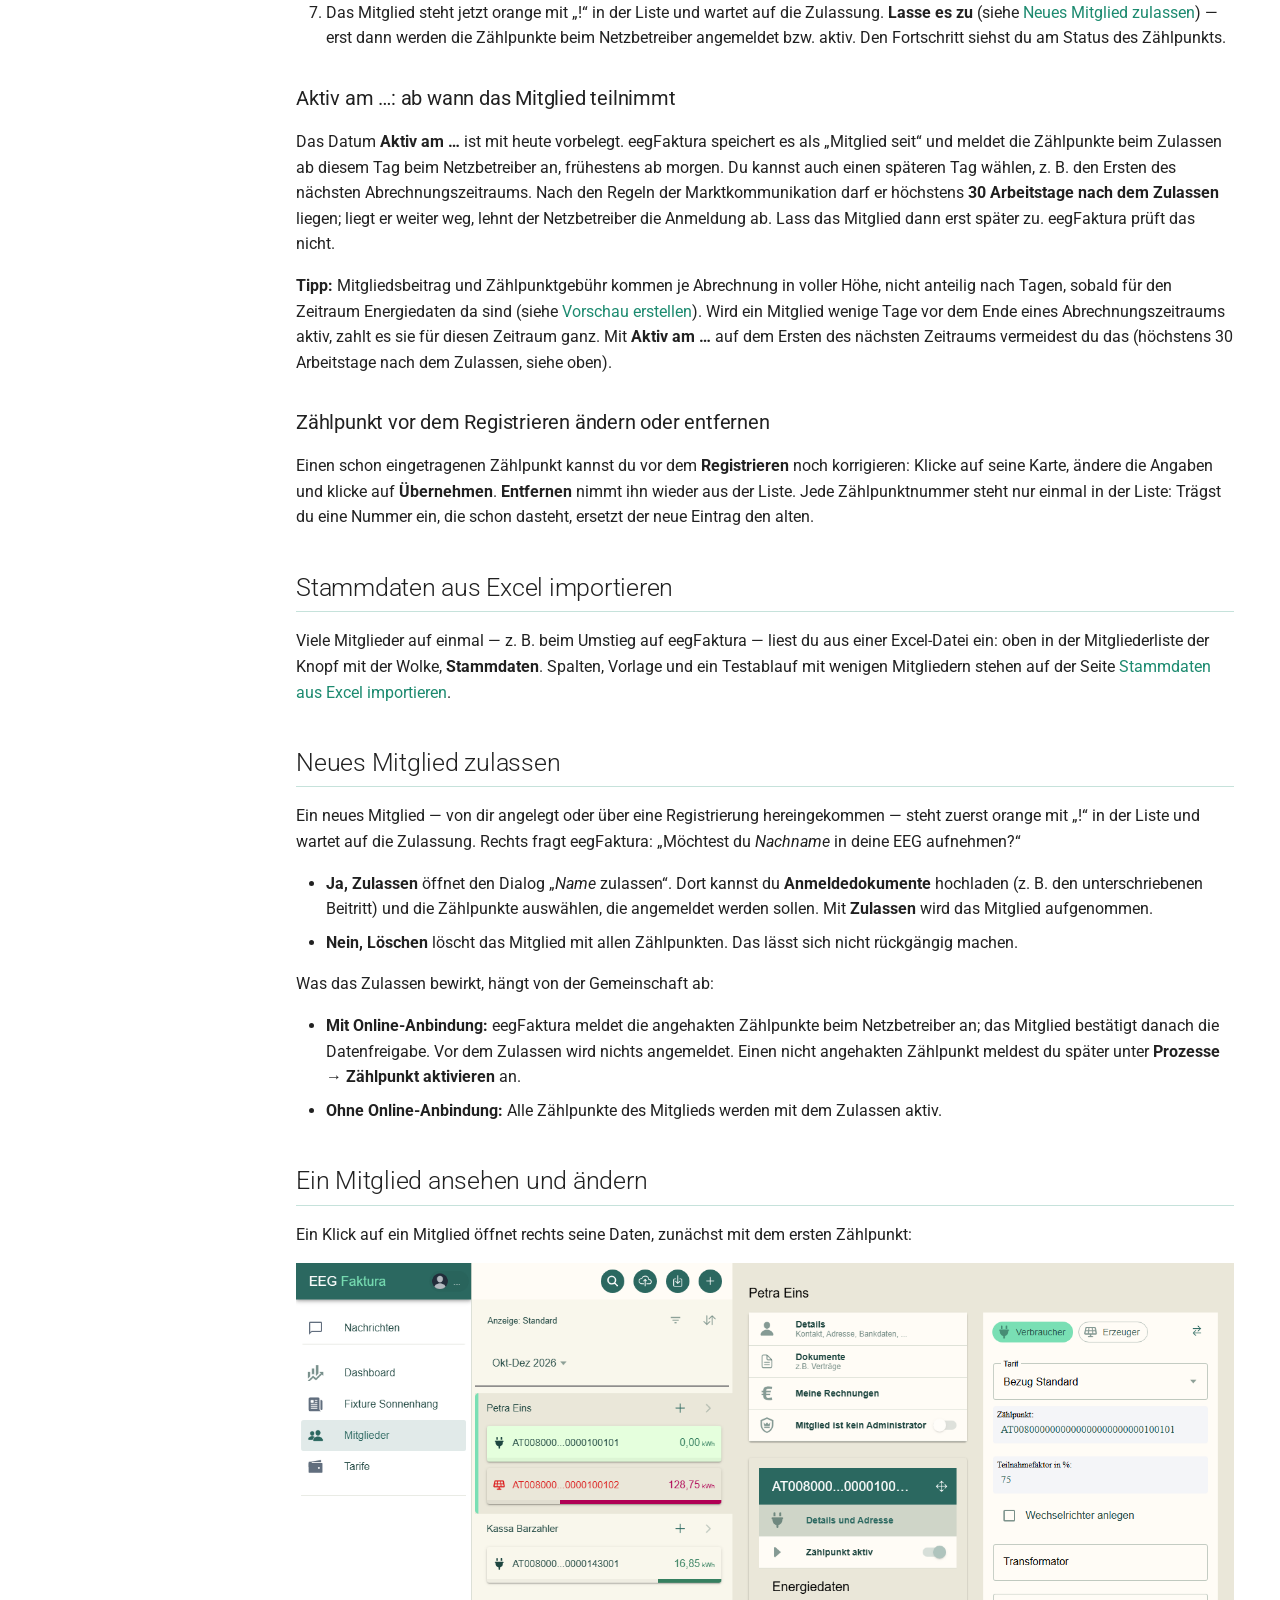
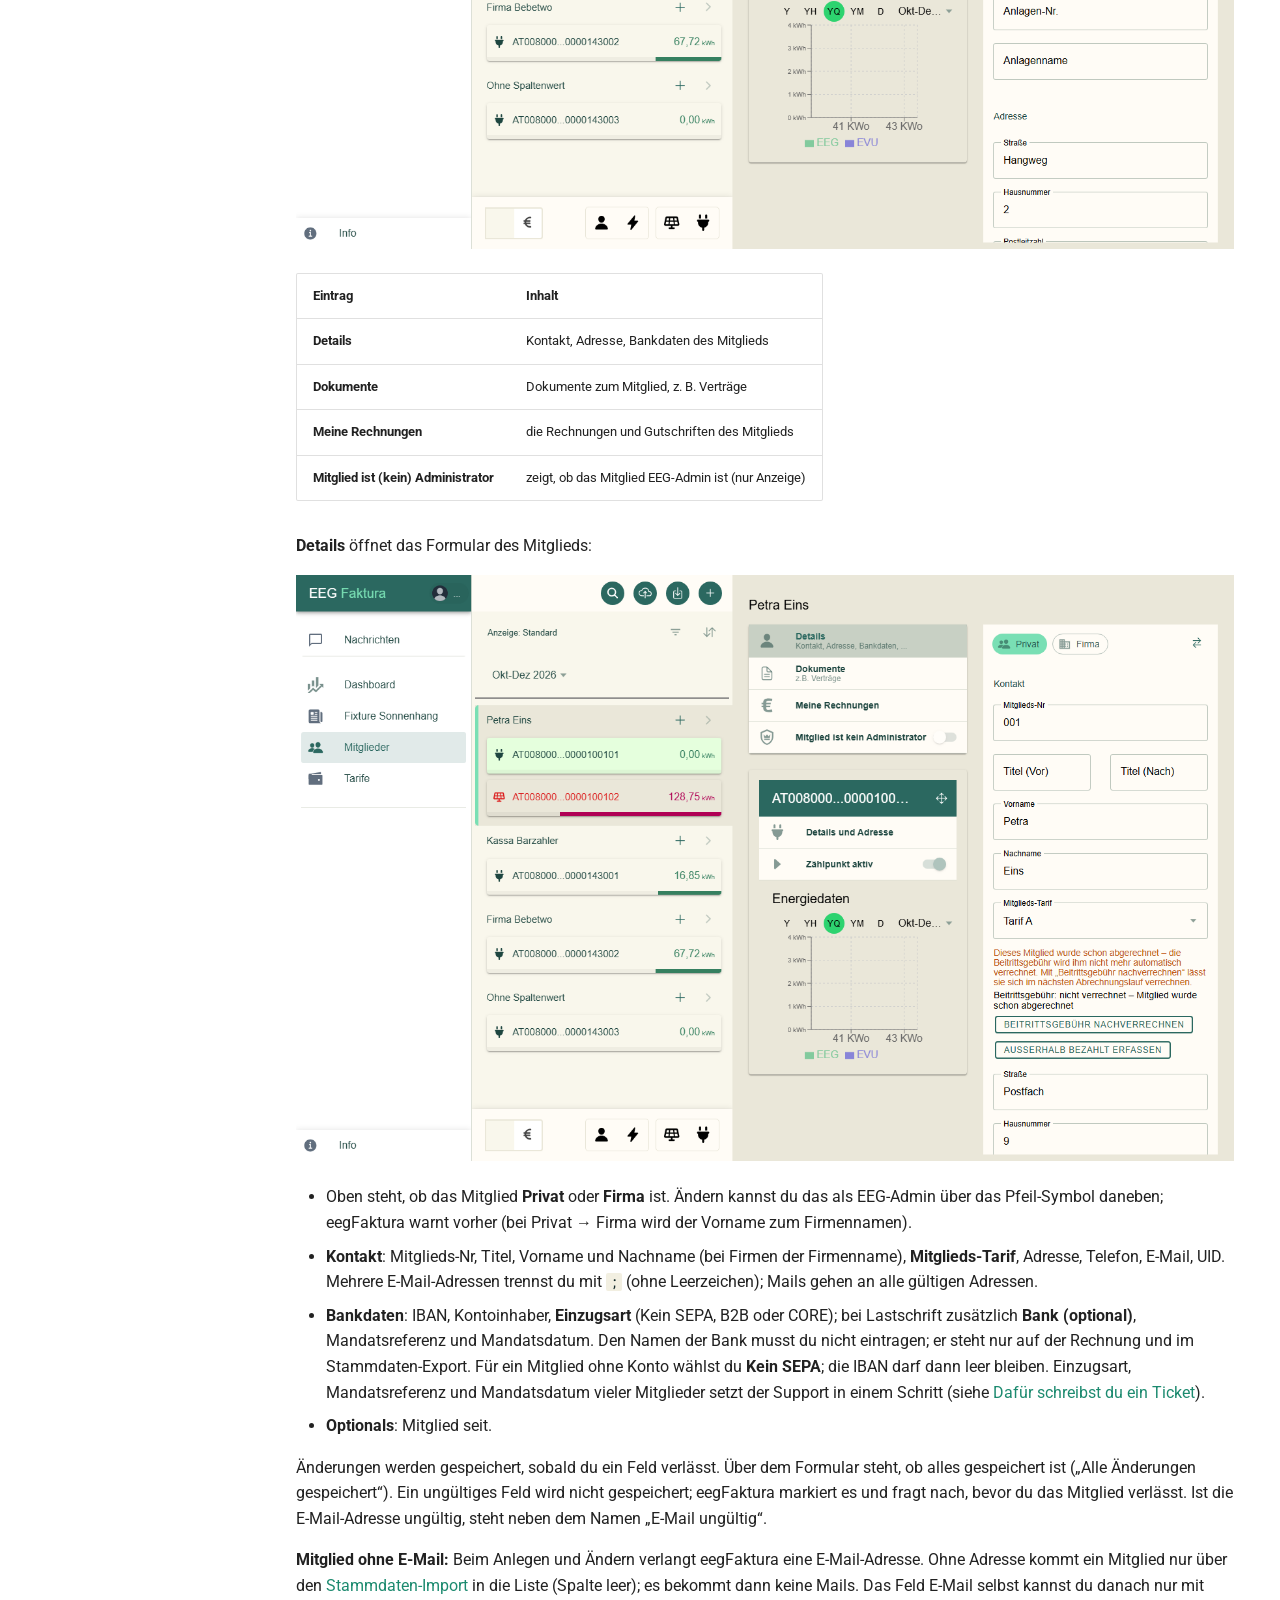
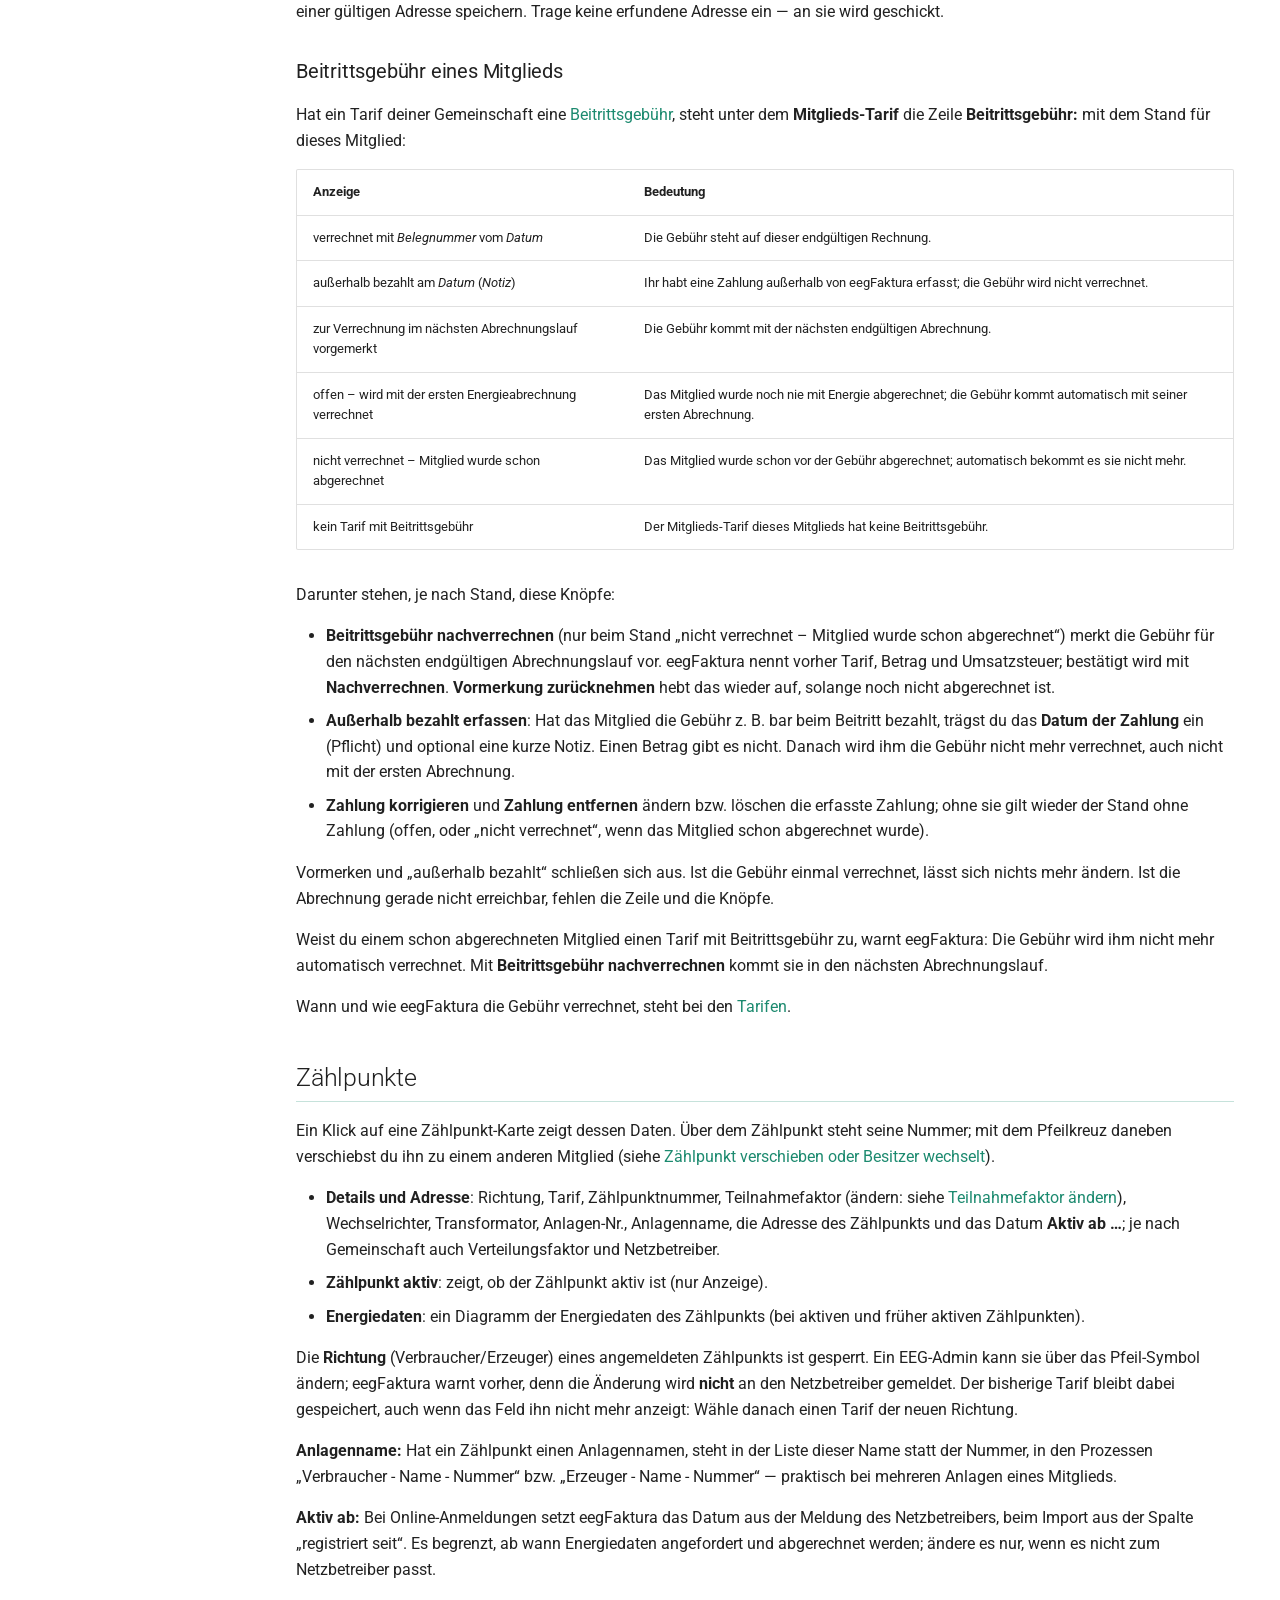
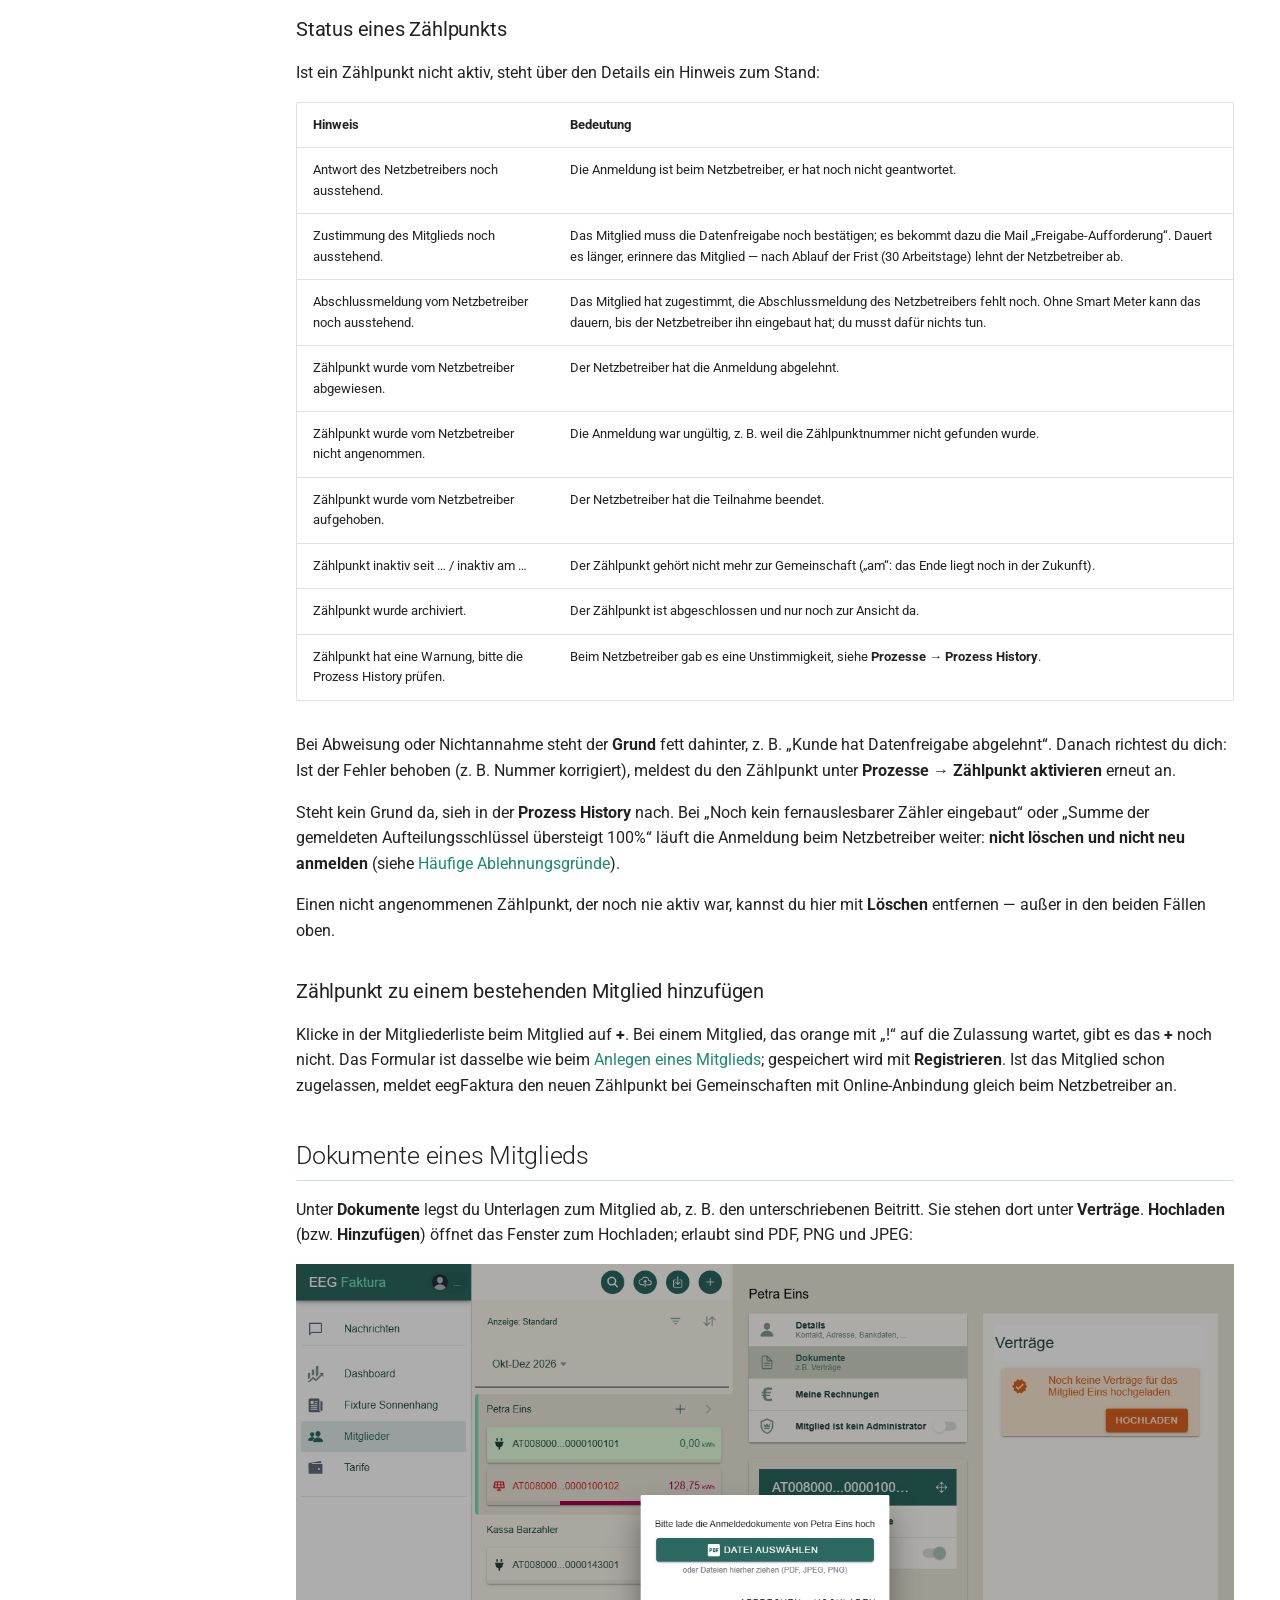
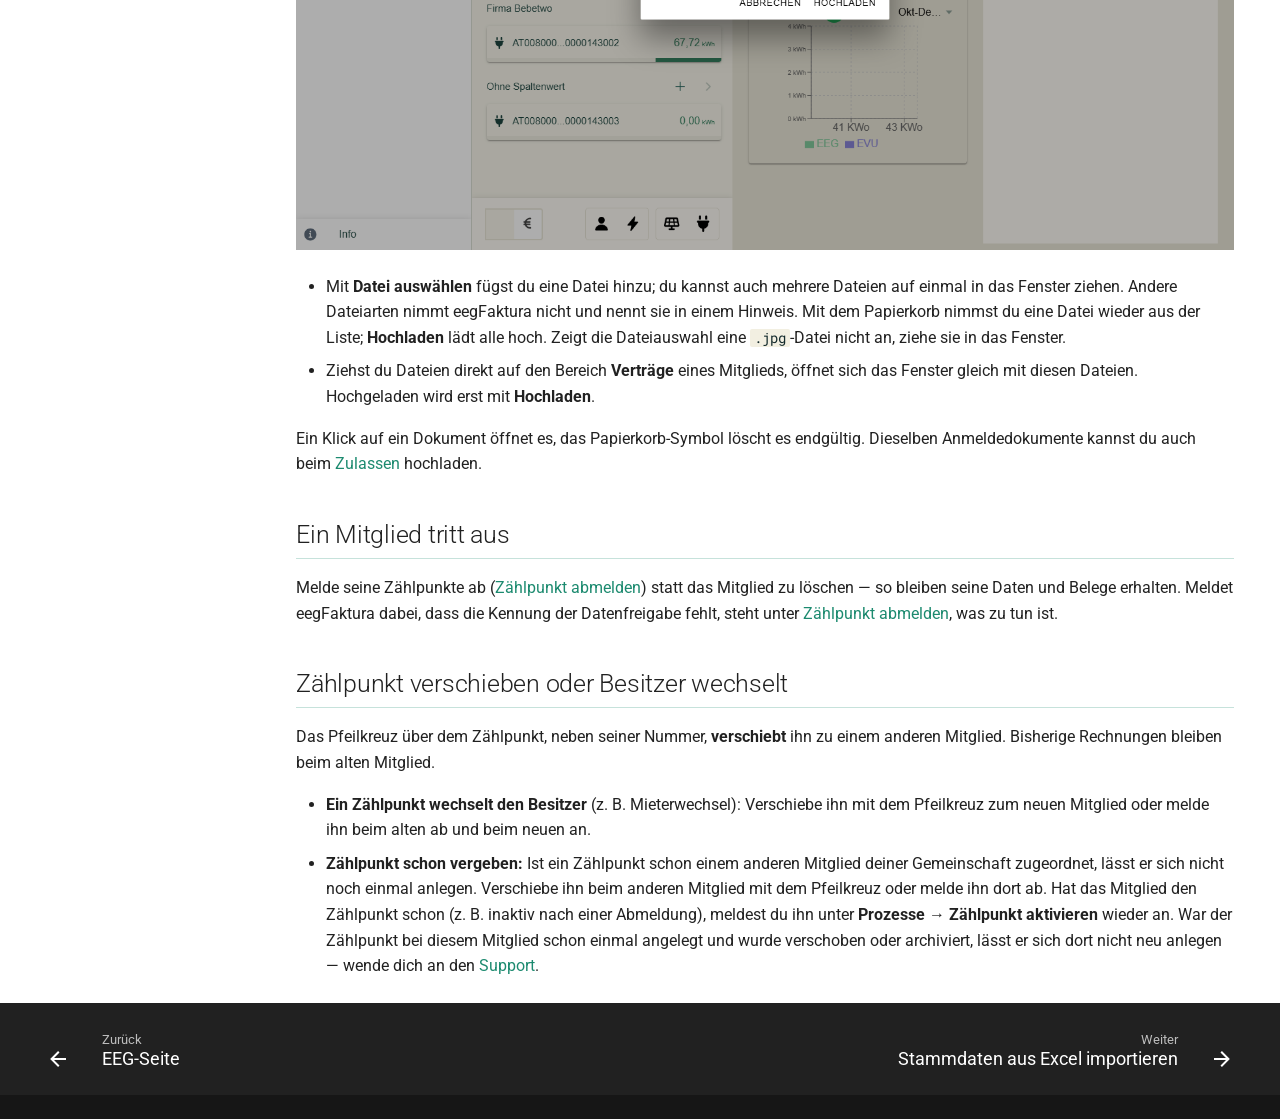
<file: 02-mitglieder-zaehlpunkte/index.html>
<!doctype html>
<html lang="de" class="no-js">
  <head>
    
      <meta charset="utf-8">
      <meta name="viewport" content="width=device-width,initial-scale=1">
      
        <meta name="description" content="Bedienungsanleitung für EEG-Admins">
      
      
        <meta name="author" content="vfeeg">
      
      
        <link rel="canonical" href="https://eegfaktura.github.io/eegfaktura-user-guide/02-mitglieder-zaehlpunkte/">
      
      
        <link rel="prev" href="../eeg-seite/">
      
      
        <link rel="next" href="../stammdaten-import/">
      
      
        
      
      
      <link rel="icon" href="../assets/images/favicon.png">
      <meta name="generator" content="mkdocs-1.6.1, mkdocs-material-9.7.7">
    
    
      
        <title>Mitglieder & Zählpunkte - eegFaktura — Benutzerhandbuch</title>
      
    
    
      <link rel="stylesheet" href="../assets/stylesheets/main.ec1eaa64.min.css">
      
        
        <link rel="stylesheet" href="../assets/stylesheets/palette.ab4e12ef.min.css">
      
      


    
    
      
    
    
      
    
    
      <link rel="stylesheet" href="../assets/fonts/fonts.css">
    
      <link rel="stylesheet" href="../stylesheets/vfeeg.css">
    
    <script>__md_scope=new URL("..",location),__md_hash=e=>[...e].reduce(((e,_)=>(e<<5)-e+_.charCodeAt(0)),0),__md_get=(e,_=localStorage,t=__md_scope)=>JSON.parse(_.getItem(t.pathname+"."+e)),__md_set=(e,_,t=localStorage,a=__md_scope)=>{try{t.setItem(a.pathname+"."+e,JSON.stringify(_))}catch(e){}}</script>
    
      

    
    
  </head>
  
  
    
    
      
    
    
    
    
    <body dir="ltr" data-md-color-scheme="default" data-md-color-primary="custom" data-md-color-accent="custom">
  
    
    <input class="md-toggle" data-md-toggle="drawer" type="checkbox" id="__drawer" autocomplete="off">
    <input class="md-toggle" data-md-toggle="search" type="checkbox" id="__search" autocomplete="off">
    <label class="md-overlay" for="__drawer"></label>
    <div data-md-component="skip">
      
        
        <a href="#mitglieder-zahlpunkte" class="md-skip">
          Zum Inhalt
        </a>
      
    </div>
    <div data-md-component="announce">
      
    </div>
    
    
      

  

<header class="md-header md-header--shadow" data-md-component="header">
  <nav class="md-header__inner md-grid" aria-label="Kopfzeile">
    <a href=".." title="eegFaktura — Benutzerhandbuch" class="md-header__button md-logo" aria-label="eegFaktura — Benutzerhandbuch" data-md-component="logo">
      
  
  <svg xmlns="http://www.w3.org/2000/svg" viewBox="0 0 24 24"><path d="M12 8a3 3 0 0 0 3-3 3 3 0 0 0-3-3 3 3 0 0 0-3 3 3 3 0 0 0 3 3m0 3.54C9.64 9.35 6.5 8 3 8v11c3.5 0 6.64 1.35 9 3.54 2.36-2.19 5.5-3.54 9-3.54V8c-3.5 0-6.64 1.35-9 3.54"/></svg>

    </a>
    <label class="md-header__button md-icon" for="__drawer">
      
      <svg xmlns="http://www.w3.org/2000/svg" viewBox="0 0 24 24"><path d="M3 6h18v2H3zm0 5h18v2H3zm0 5h18v2H3z"/></svg>
    </label>
    <div class="md-header__title" data-md-component="header-title">
      <div class="md-header__ellipsis">
        <div class="md-header__topic">
          <span class="md-ellipsis">
            eegFaktura — Benutzerhandbuch
          </span>
        </div>
        <div class="md-header__topic" data-md-component="header-topic">
          <span class="md-ellipsis">
            
              Mitglieder & Zählpunkte
            
          </span>
        </div>
      </div>
    </div>
    
      
        <form class="md-header__option" data-md-component="palette">
  
    
    
    
    <input class="md-option" data-md-color-media="(prefers-color-scheme: light)" data-md-color-scheme="default" data-md-color-primary="custom" data-md-color-accent="custom"  aria-label="Dunkles Theme"  type="radio" name="__palette" id="__palette_0">
    
      <label class="md-header__button md-icon" title="Dunkles Theme" for="__palette_1" hidden>
        <svg xmlns="http://www.w3.org/2000/svg" viewBox="0 0 24 24"><path d="m17.75 4.09-2.53 1.94.91 3.06-2.63-1.81-2.63 1.81.91-3.06-2.53-1.94L12.44 4l1.06-3 1.06 3zm3.5 6.91-1.64 1.25.59 1.98-1.7-1.17-1.7 1.17.59-1.98L15.75 11l2.06-.05L18.5 9l.69 1.95zm-2.28 4.95c.83-.08 1.72 1.1 1.19 1.85-.32.45-.66.87-1.08 1.27C15.17 23 8.84 23 4.94 19.07c-3.91-3.9-3.91-10.24 0-14.14.4-.4.82-.76 1.27-1.08.75-.53 1.93.36 1.85 1.19-.27 2.86.69 5.83 2.89 8.02a9.96 9.96 0 0 0 8.02 2.89m-1.64 2.02a12.08 12.08 0 0 1-7.8-3.47c-2.17-2.19-3.33-5-3.49-7.82-2.81 3.14-2.7 7.96.31 10.98 3.02 3.01 7.84 3.12 10.98.31"/></svg>
      </label>
    
  
    
    
    
    <input class="md-option" data-md-color-media="(prefers-color-scheme: dark)" data-md-color-scheme="slate" data-md-color-primary="custom" data-md-color-accent="custom"  aria-label="Helles Theme"  type="radio" name="__palette" id="__palette_1">
    
      <label class="md-header__button md-icon" title="Helles Theme" for="__palette_0" hidden>
        <svg xmlns="http://www.w3.org/2000/svg" viewBox="0 0 24 24"><path d="M12 7a5 5 0 0 1 5 5 5 5 0 0 1-5 5 5 5 0 0 1-5-5 5 5 0 0 1 5-5m0 2a3 3 0 0 0-3 3 3 3 0 0 0 3 3 3 3 0 0 0 3-3 3 3 0 0 0-3-3m0-7 2.39 3.42C13.65 5.15 12.84 5 12 5s-1.65.15-2.39.42zM3.34 7l4.16-.35A7.2 7.2 0 0 0 5.94 8.5c-.44.74-.69 1.5-.83 2.29zm.02 10 1.76-3.77a7.131 7.131 0 0 0 2.38 4.14zM20.65 7l-1.77 3.79a7.02 7.02 0 0 0-2.38-4.15zm-.01 10-4.14.36c.59-.51 1.12-1.14 1.54-1.86.42-.73.69-1.5.83-2.29zM12 22l-2.41-3.44c.74.27 1.55.44 2.41.44.82 0 1.63-.17 2.37-.44z"/></svg>
      </label>
    
  
</form>
      
    
    
      <script>var palette=__md_get("__palette");if(palette&&palette.color){if("(prefers-color-scheme)"===palette.color.media){var media=matchMedia("(prefers-color-scheme: light)"),input=document.querySelector(media.matches?"[data-md-color-media='(prefers-color-scheme: light)']":"[data-md-color-media='(prefers-color-scheme: dark)']");palette.color.media=input.getAttribute("data-md-color-media"),palette.color.scheme=input.getAttribute("data-md-color-scheme"),palette.color.primary=input.getAttribute("data-md-color-primary"),palette.color.accent=input.getAttribute("data-md-color-accent")}for(var[key,value]of Object.entries(palette.color))document.body.setAttribute("data-md-color-"+key,value)}</script>
    
    
    
      
      
        <label class="md-header__button md-icon" for="__search">
          
          <svg xmlns="http://www.w3.org/2000/svg" viewBox="0 0 24 24"><path d="M9.5 3A6.5 6.5 0 0 1 16 9.5c0 1.61-.59 3.09-1.56 4.23l.27.27h.79l5 5-1.5 1.5-5-5v-.79l-.27-.27A6.52 6.52 0 0 1 9.5 16 6.5 6.5 0 0 1 3 9.5 6.5 6.5 0 0 1 9.5 3m0 2C7 5 5 7 5 9.5S7 14 9.5 14 14 12 14 9.5 12 5 9.5 5"/></svg>
        </label>
        <div class="md-search" data-md-component="search" role="dialog">
  <label class="md-search__overlay" for="__search"></label>
  <div class="md-search__inner" role="search">
    <form class="md-search__form" name="search">
      <input type="text" class="md-search__input" name="query" aria-label="Suche" placeholder="Suche" autocapitalize="off" autocorrect="off" autocomplete="off" spellcheck="false" data-md-component="search-query" required>
      <label class="md-search__icon md-icon" for="__search">
        
        <svg xmlns="http://www.w3.org/2000/svg" viewBox="0 0 24 24"><path d="M9.5 3A6.5 6.5 0 0 1 16 9.5c0 1.61-.59 3.09-1.56 4.23l.27.27h.79l5 5-1.5 1.5-5-5v-.79l-.27-.27A6.52 6.52 0 0 1 9.5 16 6.5 6.5 0 0 1 3 9.5 6.5 6.5 0 0 1 9.5 3m0 2C7 5 5 7 5 9.5S7 14 9.5 14 14 12 14 9.5 12 5 9.5 5"/></svg>
        
        <svg xmlns="http://www.w3.org/2000/svg" viewBox="0 0 24 24"><path d="M20 11v2H8l5.5 5.5-1.42 1.42L4.16 12l7.92-7.92L13.5 5.5 8 11z"/></svg>
      </label>
      <nav class="md-search__options" aria-label="Suche">
        
        <button type="reset" class="md-search__icon md-icon" title="Zurücksetzen" aria-label="Zurücksetzen" tabindex="-1">
          
          <svg xmlns="http://www.w3.org/2000/svg" viewBox="0 0 24 24"><path d="M19 6.41 17.59 5 12 10.59 6.41 5 5 6.41 10.59 12 5 17.59 6.41 19 12 13.41 17.59 19 19 17.59 13.41 12z"/></svg>
        </button>
      </nav>
      
        <div class="md-search__suggest" data-md-component="search-suggest"></div>
      
    </form>
    <div class="md-search__output">
      <div class="md-search__scrollwrap" tabindex="0" data-md-scrollfix>
        <div class="md-search-result" data-md-component="search-result">
          <div class="md-search-result__meta">
            Suche wird initialisiert
          </div>
          <ol class="md-search-result__list" role="presentation"></ol>
        </div>
      </div>
    </div>
  </div>
</div>
      
    
    
  </nav>
  
</header>
    
    <div class="md-container" data-md-component="container">
      
      
        
          
        
      
      <main class="md-main" data-md-component="main">
        <div class="md-main__inner md-grid">
          
            
              
              <div class="md-sidebar md-sidebar--primary" data-md-component="sidebar" data-md-type="navigation" >
                <div class="md-sidebar__scrollwrap">
                  <div class="md-sidebar__inner">
                    



  

<nav class="md-nav md-nav--primary md-nav--integrated" aria-label="Navigation" data-md-level="0">
  <label class="md-nav__title" for="__drawer">
    <a href=".." title="eegFaktura — Benutzerhandbuch" class="md-nav__button md-logo" aria-label="eegFaktura — Benutzerhandbuch" data-md-component="logo">
      
  
  <svg xmlns="http://www.w3.org/2000/svg" viewBox="0 0 24 24"><path d="M12 8a3 3 0 0 0 3-3 3 3 0 0 0-3-3 3 3 0 0 0-3 3 3 3 0 0 0 3 3m0 3.54C9.64 9.35 6.5 8 3 8v11c3.5 0 6.64 1.35 9 3.54 2.36-2.19 5.5-3.54 9-3.54V8c-3.5 0-6.64 1.35-9 3.54"/></svg>

    </a>
    eegFaktura — Benutzerhandbuch
  </label>
  
  <ul class="md-nav__list" data-md-scrollfix>
    
      
      
  
  
  
  
    <li class="md-nav__item">
      <a href=".." class="md-nav__link">
        
  
  
  <span class="md-ellipsis">
    
  
    Überblick
  

    
  </span>
  
  

      </a>
    </li>
  

    
      
      
  
  
  
  
    <li class="md-nav__item">
      <a href="../changelog/" class="md-nav__link">
        
  
  
  <span class="md-ellipsis">
    
  
    Was ist neu?
  

    
  </span>
  
  

      </a>
    </li>
  

    
      
      
  
  
  
  
    <li class="md-nav__item">
      <a href="../einrichtung-hilfe/" class="md-nav__link">
        
  
  
  <span class="md-ellipsis">
    
  
    Einrichtung & Hilfe
  

    
  </span>
  
  

      </a>
    </li>
  

    
      
      
  
  
  
  
    <li class="md-nav__item">
      <a href="../01-anmeldung/" class="md-nav__link">
        
  
  
  <span class="md-ellipsis">
    
  
    Anmeldung & Oberfläche
  

    
  </span>
  
  

      </a>
    </li>
  

    
      
      
  
  
  
  
    <li class="md-nav__item">
      <a href="../dashboard/" class="md-nav__link">
        
  
  
  <span class="md-ellipsis">
    
  
    Dashboard
  

    
  </span>
  
  

      </a>
    </li>
  

    
      
      
  
  
  
  
    <li class="md-nav__item">
      <a href="../eeg-seite/" class="md-nav__link">
        
  
  
  <span class="md-ellipsis">
    
  
    EEG-Seite
  

    
  </span>
  
  

      </a>
    </li>
  

    
      
      
  
  
    
  
  
  
    <li class="md-nav__item md-nav__item--active">
      
      <input class="md-nav__toggle md-toggle" type="checkbox" id="__toc">
      
      
        
      
      
        <label class="md-nav__link md-nav__link--active" for="__toc">
          
  
  
  <span class="md-ellipsis">
    
  
    Mitglieder & Zählpunkte
  

    
  </span>
  
  

          <span class="md-nav__icon md-icon"></span>
        </label>
      
      <a href="./" class="md-nav__link md-nav__link--active">
        
  
  
  <span class="md-ellipsis">
    
  
    Mitglieder & Zählpunkte
  

    
  </span>
  
  

      </a>
      
        

<nav class="md-nav md-nav--secondary" aria-label="Inhaltsverzeichnis">
  
  
  
    
  
  
    <label class="md-nav__title" for="__toc">
      <span class="md-nav__icon md-icon"></span>
      Inhaltsverzeichnis
    </label>
    <ul class="md-nav__list" data-md-component="toc" data-md-scrollfix>
      
        <li class="md-nav__item">
  <a href="#die-mitgliederliste" class="md-nav__link">
    <span class="md-ellipsis">
      
        Die Mitgliederliste
      
    </span>
  </a>
  
    <nav class="md-nav" aria-label="Die Mitgliederliste">
      <ul class="md-nav__list">
        
          <li class="md-nav__item">
  <a href="#knopfe-oben" class="md-nav__link">
    <span class="md-ellipsis">
      
        Knöpfe oben
      
    </span>
  </a>
  
</li>
        
          <li class="md-nav__item">
  <a href="#suche" class="md-nav__link">
    <span class="md-ellipsis">
      
        Suche
      
    </span>
  </a>
  
</li>
        
          <li class="md-nav__item">
  <a href="#anzeige-zeitraum-und-sortierung" class="md-nav__link">
    <span class="md-ellipsis">
      
        Anzeige, Zeitraum und Sortierung
      
    </span>
  </a>
  
</li>
        
          <li class="md-nav__item">
  <a href="#farben" class="md-nav__link">
    <span class="md-ellipsis">
      
        Farben
      
    </span>
  </a>
  
</li>
        
          <li class="md-nav__item">
  <a href="#unten-in-der-liste" class="md-nav__link">
    <span class="md-ellipsis">
      
        Unten in der Liste
      
    </span>
  </a>
  
</li>
        
      </ul>
    </nav>
  
</li>
      
        <li class="md-nav__item">
  <a href="#neues-mitglied-anlegen" class="md-nav__link">
    <span class="md-ellipsis">
      
        Neues Mitglied anlegen
      
    </span>
  </a>
  
    <nav class="md-nav" aria-label="Neues Mitglied anlegen">
      <ul class="md-nav__list">
        
          <li class="md-nav__item">
  <a href="#aktiv-am" class="md-nav__link">
    <span class="md-ellipsis">
      
        Aktiv am …: ab wann das Mitglied teilnimmt
      
    </span>
  </a>
  
</li>
        
          <li class="md-nav__item">
  <a href="#zahlpunkt-vor-dem-registrieren-andern-oder-entfernen" class="md-nav__link">
    <span class="md-ellipsis">
      
        Zählpunkt vor dem Registrieren ändern oder entfernen
      
    </span>
  </a>
  
</li>
        
      </ul>
    </nav>
  
</li>
      
        <li class="md-nav__item">
  <a href="#stammdaten-aus-excel-importieren" class="md-nav__link">
    <span class="md-ellipsis">
      
        Stammdaten aus Excel importieren
      
    </span>
  </a>
  
</li>
      
        <li class="md-nav__item">
  <a href="#neues-mitglied-zulassen" class="md-nav__link">
    <span class="md-ellipsis">
      
        Neues Mitglied zulassen
      
    </span>
  </a>
  
</li>
      
        <li class="md-nav__item">
  <a href="#ein-mitglied-ansehen-und-andern" class="md-nav__link">
    <span class="md-ellipsis">
      
        Ein Mitglied ansehen und ändern
      
    </span>
  </a>
  
    <nav class="md-nav" aria-label="Ein Mitglied ansehen und ändern">
      <ul class="md-nav__list">
        
          <li class="md-nav__item">
  <a href="#beitrittsgebuhr-eines-mitglieds" class="md-nav__link">
    <span class="md-ellipsis">
      
        Beitrittsgebühr eines Mitglieds
      
    </span>
  </a>
  
</li>
        
      </ul>
    </nav>
  
</li>
      
        <li class="md-nav__item">
  <a href="#zahlpunkte" class="md-nav__link">
    <span class="md-ellipsis">
      
        Zählpunkte
      
    </span>
  </a>
  
    <nav class="md-nav" aria-label="Zählpunkte">
      <ul class="md-nav__list">
        
          <li class="md-nav__item">
  <a href="#status-eines-zahlpunkts" class="md-nav__link">
    <span class="md-ellipsis">
      
        Status eines Zählpunkts
      
    </span>
  </a>
  
</li>
        
          <li class="md-nav__item">
  <a href="#zahlpunkt-zu-einem-bestehenden-mitglied-hinzufugen" class="md-nav__link">
    <span class="md-ellipsis">
      
        Zählpunkt zu einem bestehenden Mitglied hinzufügen
      
    </span>
  </a>
  
</li>
        
      </ul>
    </nav>
  
</li>
      
        <li class="md-nav__item">
  <a href="#dokumente-eines-mitglieds" class="md-nav__link">
    <span class="md-ellipsis">
      
        Dokumente eines Mitglieds
      
    </span>
  </a>
  
</li>
      
        <li class="md-nav__item">
  <a href="#ein-mitglied-tritt-aus" class="md-nav__link">
    <span class="md-ellipsis">
      
        Ein Mitglied tritt aus
      
    </span>
  </a>
  
</li>
      
        <li class="md-nav__item">
  <a href="#zahlpunkt-verschieben-oder-besitzer-wechselt" class="md-nav__link">
    <span class="md-ellipsis">
      
        Zählpunkt verschieben oder Besitzer wechselt
      
    </span>
  </a>
  
</li>
      
    </ul>
  
</nav>
      
    </li>
  

    
      
      
  
  
  
  
    <li class="md-nav__item">
      <a href="../stammdaten-import/" class="md-nav__link">
        
  
  
  <span class="md-ellipsis">
    
  
    Stammdaten aus Excel importieren
  

    
  </span>
  
  

      </a>
    </li>
  

    
      
      
  
  
  
  
    <li class="md-nav__item">
      <a href="../03-email-texte/" class="md-nav__link">
        
  
  
  <span class="md-ellipsis">
    
  
    E-Mail-Texte
  

    
  </span>
  
  

      </a>
    </li>
  

    
      
      
  
  
  
  
    <li class="md-nav__item">
      <a href="../04-tarife/" class="md-nav__link">
        
  
  
  <span class="md-ellipsis">
    
  
    Tarife
  

    
  </span>
  
  

      </a>
    </li>
  

    
      
      
  
  
  
  
    <li class="md-nav__item">
      <a href="../05-abrechnung/" class="md-nav__link">
        
  
  
  <span class="md-ellipsis">
    
  
    Abrechnung
  

    
  </span>
  
  

      </a>
    </li>
  

    
      
      
  
  
  
  
    <li class="md-nav__item">
      <a href="../06-energiedaten/" class="md-nav__link">
        
  
  
  <span class="md-ellipsis">
    
  
    Energiedaten
  

    
  </span>
  
  

      </a>
    </li>
  

    
      
      
  
  
  
  
    <li class="md-nav__item">
      <a href="../07-nachrichten/" class="md-nav__link">
        
  
  
  <span class="md-ellipsis">
    
  
    Nachrichten
  

    
  </span>
  
  

      </a>
    </li>
  

    
      
      
  
  
  
  
    <li class="md-nav__item">
      <a href="../08-prozesse/" class="md-nav__link">
        
  
  
  <span class="md-ellipsis">
    
  
    Prozesse
  

    
  </span>
  
  

      </a>
    </li>
  

    
  </ul>
</nav>
                  </div>
                </div>
              </div>
            
            
          
          
            <div class="md-content" data-md-component="content">
              
              <article class="md-content__inner md-typeset">
                
                  



<h1 id="mitglieder-zahlpunkte">Mitglieder &amp; Zählpunkte<a class="headerlink" href="#mitglieder-zahlpunkte" title="Link zu diesem Abschnitt">&para;</a></h1>
<p>Unter <strong>Mitglieder</strong> verwaltest du die Mitglieder deiner Gemeinschaft und ihre Zählpunkte.</p>
<h2 id="die-mitgliederliste">Die Mitgliederliste<a class="headerlink" href="#die-mitgliederliste" title="Link zu diesem Abschnitt">&para;</a></h2>
<p><img alt="Mitgliederliste" src="../images/oberflaeche-start.png" /></p>
<p>Jedes Mitglied steht mit seinem Namen und dahinter in Klammern seiner Mitgliedsnummer in der Liste, z. B.
„Max Mustermann (001)“; ein Mitglied ohne Nummer nur mit dem Namen. Darunter steht eine Karte je <strong>Zählpunkt</strong> mit
der Energiemenge im gewählten Zeitraum. Das Symbol zeigt die Richtung: ein <strong>Stecker</strong> für Verbrauch, ein
<strong>Solarmodul</strong> für Erzeugung. Abgewiesene, aufgehobene, ungültige und inaktive Zählpunkte tragen stattdessen ein „!“.
Der Balken unter dem Wert zeigt, welcher Teil des Verbrauchs aus der Gemeinschaft kam bzw. welcher Teil der Erzeugung
in die Gemeinschaft ging. Ein neuer Zählpunkt (orange) hat noch keinen Wert und keinen Balken.</p>
<h3 id="knopfe-oben">Knöpfe oben<a class="headerlink" href="#knopfe-oben" title="Link zu diesem Abschnitt">&para;</a></h3>
<table>
<thead>
<tr>
<th>Knopf</th>
<th>Funktion</th>
</tr>
</thead>
<tbody>
<tr>
<td>Lupe</td>
<td><strong>Suche</strong>: blendet ein Suchfeld ein, die Liste filtert beim Tippen</td>
</tr>
<tr>
<td>Wolke mit Pfeil nach oben</td>
<td><strong>Import</strong>: Stammdaten (Mitglieder und Zählpunkte) aus einer Excel-Datei einlesen; bei Gemeinschaften ohne Online-Anbindung auch Energiedaten</td>
</tr>
<tr>
<td>Pfeil nach unten</td>
<td><strong>Export</strong>: Energiedaten für einen Zeitraum oder die Stammdaten herunterladen</td>
</tr>
<tr>
<td>Plus</td>
<td><strong>Neues Mitglied</strong> anlegen (siehe unten)</td>
</tr>
</tbody>
</table>
<h3 id="suche">Suche<a class="headerlink" href="#suche" title="Link zu diesem Abschnitt">&para;</a></h3>
<p>Die Lupe oben blendet ein Suchfeld ein; die Liste filtert beim Tippen. Gesucht wird in Nachname, Vorname,
Mitgliedsnummer und E-Mail des Mitglieds sowie in Zählpunktnummer und Anlagenname seiner Zählpunkte.</p>
<ul>
<li><strong>Mehrere Begriffe</strong> trennst du mit Leerzeichen. Gefunden werden die Mitglieder, bei denen <strong>jeder</strong> Begriff
  vorkommt, egal in welcher Reihenfolge: „huber maria“ findet Maria Huber, „huber 0815“ ein Mitglied Huber, bei dem
  „0815“ in der Mitgliedsnummer oder einer Zählpunktnummer vorkommt.</li>
<li><strong>Trifft ein Begriff das Mitglied selbst</strong> (Name, Nummer, E-Mail), siehst du alle seine Zählpunkte: „markt“ zeigt
  bei der „Marktgemeinde …“ jeden Zählpunkt.</li>
<li><strong>Begriffe, die nur bei Zählpunkten vorkommen</strong> (Anlagenname, Zählpunktnummer), grenzen die Zählpunkte ein:
  „markt pumpwerk“ zeigt bei der Marktgemeinde nur die Pumpwerke, „pv dach“ nur die Anlage „PV Dach“.</li>
</ul>
<h3 id="anzeige-zeitraum-und-sortierung">Anzeige, Zeitraum und Sortierung<a class="headerlink" href="#anzeige-zeitraum-und-sortierung" title="Link zu diesem Abschnitt">&para;</a></h3>
<ul>
<li>Oben steht <strong>Anzeige:</strong> mit der gewählten Ansicht. Ein Klick darauf öffnet die Auswahl <strong>Standard</strong>, <strong>Alle</strong>,
  <strong>Aktive</strong> oder <strong>Inaktive</strong>; die Wahl gilt nach <strong>Übernehmen</strong>. Fährst du mit der Maus über den Eintrag, erklärt
  ein Hinweis die gewählte Ansicht.<ul>
<li><strong>Standard</strong> (voreingestellt): die Mitglieder mit Zählpunkten, die im gewählten Zeitraum aktiv sind, dazu
  Zählpunkte mit offenem Problem. Das ist die Ansicht für die Abrechnung. Den Zeitraum (z. B. „Okt-Dez 2026“)
  wählst du darunter.</li>
<li><strong>Alle</strong>, <strong>Aktive</strong> und <strong>Inaktive</strong> zeigen die Mitglieder der Gemeinschaft mit dem Stand heute, unabhängig vom
  Zeitraum, jedes mit genau den Zählpunkten, die passen:<ul>
<li><strong>Aktive</strong>: Zählpunkte mit dem Status aktiv.</li>
<li><strong>Inaktive</strong>: alle anderen Zählpunkte, z. B. Anmeldung läuft, abgewiesen, aufgehoben oder ausgetreten. Dazu
  aktive Zählpunkte, bei denen eine Aktion nötig ist (etwa eine laufende Aufhebung), und Mitglieder, die noch
  zugelassen werden müssen. Hier findest du also alles, was einen Blick braucht.</li>
<li><strong>Alle</strong>: jedes Mitglied mit allen Zählpunkten. Ein Mitglied ganz ohne Zählpunkt steht nur dann in der
  Liste, wenn es noch zugelassen werden muss.</li>
</ul>
</li>
</ul>
</li>
</ul>
<p><img alt="Anzeige" src="../images/mitglieder-filter.png" /></p>
<ul>
<li>Das Pfeil-Symbol ganz rechts öffnet die <strong>Sortierung</strong>: Mitgliedsnummer (voreingestellt), Nachname, Vorname,
  Mitglied seit (neueste bzw. älteste zuerst), Aktiv ab (neueste zuerst), Einzugsart, Ort oder Energiemenge. Mit dem
  Haken <strong>Mitglieder mit nötiger Aktion oben</strong> bleiben Mitglieder, bei denen etwas zu tun ist, vor den anderen; ohne
  Haken gilt die Sortierung für alle gleich. Die Wahl gilt nach <strong>Übernehmen</strong> und bleibt in deinem Browser
  gespeichert.</li>
</ul>
<p><img alt="Sortierung" src="../images/mitglieder-sortierung.png" /></p>
<ul>
<li>Die <strong>Energiemenge</strong> (größte oder kleinste zuerst, kWh im gewählten Zeitraum) ist wählbar, sobald unten in der Liste
  <strong>Nur Erzeuger</strong> oder <strong>Nur Verbraucher</strong> gewählt ist. Mit <strong>Nur Zählpunkte</strong> steht jeder Zählpunkt für sich — so
  siehst du z. B. die größten Erzeuger der Gemeinschaft oben. Sonst sortiert die Liste nach der Mitgliedsnummer;
  deine Wahl gilt wieder, sobald die Energiemenge wählbar ist.</li>
<li>Bei jedem Mitglied stehen die Verbraucher vor den Erzeugern.</li>
</ul>
<h3 id="farben">Farben<a class="headerlink" href="#farben" title="Link zu diesem Abschnitt">&para;</a></h3>
<table>
<thead>
<tr>
<th>Farbe des Zählpunkts</th>
<th>Bedeutung</th>
</tr>
</thead>
<tbody>
<tr>
<td>Dunkelgrün</td>
<td>Zählpunkt ist aktiv (oder inaktiv mit früheren Daten)</td>
</tr>
<tr>
<td>Orange</td>
<td>neu angelegt und noch nicht angemeldet, oder eegFaktura wartet auf die Zustimmung des Mitglieds</td>
</tr>
<tr>
<td>Rot</td>
<td>vom Netzbetreiber abgewiesen, aufgehoben oder ungültig; derzeit auch, solange die erste Antwort oder die Abschlussmeldung des Netzbetreibers noch aussteht</td>
</tr>
</tbody>
</table>
<p>Rot heißt also nicht immer, dass etwas zu tun ist. Was gerade gilt, sagt der Hinweis beim Zählpunkt (siehe
<a href="#status-eines-zahlpunkts">Status eines Zählpunkts</a>).</p>
<p>Ein Mitglied, das noch zugelassen werden muss, steht orange mit einem „!“ in der Liste; bei einem importierten
Mitglied sind nur die Zählpunkte orange. Steht neben einem Namen grau „inaktiv“, hat das Mitglied keinen aktiven
Zählpunkt mehr.</p>
<h3 id="unten-in-der-liste">Unten in der Liste<a class="headerlink" href="#unten-in-der-liste" title="Link zu diesem Abschnitt">&para;</a></h3>
<ul>
<li>Der Schalter <strong>€</strong> wechselt in den <strong>Abrechnungsmodus</strong>. Er gehört zur Abrechnung und wird im Kapitel
  <a href="../05-abrechnung/#abrechnungsmodus">Abrechnung</a> beschrieben.</li>
<li>Mit den Symbolen daneben wechselst du zwischen Mitgliedern und Zählpunkten und blendest Verbraucher oder Erzeuger
  ein und aus (<strong>Nur Mitglieder</strong>, <strong>Nur Zählpunkte</strong>, <strong>Nur Erzeuger</strong>, <strong>Nur Verbraucher</strong>).</li>
</ul>
<h2 id="neues-mitglied-anlegen">Neues Mitglied anlegen<a class="headerlink" href="#neues-mitglied-anlegen" title="Link zu diesem Abschnitt">&para;</a></h2>
<p>Lege zuerst die <a href="../04-tarife/">Tarife</a> an — beim Zählpunkt wählst du einen davon aus.</p>
<ol>
<li>
<p>Klicke in der Mitgliederliste oben auf <strong>Plus</strong>. Es öffnet sich <strong>Registrieren</strong>.</p>
<p><img alt="Neues Mitglied" src="../images/mitglied-anlegen.png" /></p>
</li>
<li>
<p>Wähle <strong>Privat</strong> oder <strong>Firma</strong> und fülle <strong>Allgemeines</strong> aus. Pflicht sind Vorname und Nachname (bzw.
   Firmenname), Straße, Hausnummer, Postleitzahl, Ort, E-Mail und die <strong>Einzugsart</strong>; bei <strong>CORE</strong> und <strong>B2B</strong> auch
   IBAN, Kontoinhaber, Mandatsreferenz (mit der Mitglieds-Nr vorbelegt) und Mandatsdatum. Die <strong>Mitglieds-Nr</strong> ist
   mit der nächsten freien Nummer vorbelegt.
   Unter <strong>Optional</strong> steht das Datum <strong>Aktiv am …</strong> (siehe <a href="#aktiv-am">unten</a>).</p>
</li>
<li>
<p>Jedes Mitglied braucht mindestens einen Zählpunkt: Klicke auf <strong>Zählpunkt hinzufügen</strong>.</p>
<p><img alt="Zählpunkt beim neuen Mitglied" src="../images/mitglied-anlegen-zaehlpunkt.png" /></p>
</li>
<li>
<p>Wähle <strong>Verbraucher</strong> oder <strong>Erzeuger</strong> und den <strong>Tarif</strong>. Gib die <strong>Zählpunktnummer</strong> ein: 33 Zeichen, <code>AT</code>,
   dann sechs Ziffern des Netzbetreibers, dann 25 Ziffern oder Großbuchstaben. Leerzeichen und Striche entfernt
   eegFaktura beim Einfügen. Der <strong>Teilnahmefaktor in %</strong> ist mit 100 vorbelegt. Die Adresse des Zählpunkts ist
   Pflicht; mit <strong>Adresse vom Besitzer übernehmen</strong> wird die Adresse des Mitglieds eingetragen. Gehört die Nummer schon
   einem anderen Mitglied der Gemeinschaft, siehe
   <a href="#zahlpunkt-verschieben-oder-besitzer-wechselt">Zählpunkt verschieben oder Besitzer wechselt</a>.</p>
<ul>
<li>Bei Gemeinschaften mit Online-Anbindung lässt du das Datum <strong>Aktiv ab …</strong> leer: Es kommt mit der Meldung des
  Netzbetreibers.</li>
<li>Bei Gemeinschaften ohne Online-Anbindung wählst du zusätzlich den <strong>Status</strong> („Noch nicht registriert“ oder
  „Bereits registriert“) und trägst <strong>Aktiv ab …</strong> ein.</li>
</ul>
</li>
<li>Klicke auf <strong>Hinzufügen</strong> — erst damit steht der Zählpunkt in der Liste. Weitere Zählpunkte fügst du genauso
   hinzu.</li>
<li>Klicke auf <strong>Registrieren</strong>. Verlässt du die Seite vor dem Speichern, fragt eegFaktura nach.
   <strong>Achtung:</strong> Ohne <strong>Hinzufügen</strong> wird das Mitglied ohne Zählpunkt angelegt. Du findest es dann nur unter
   <strong>Anzeige: Alle</strong> oder <strong>Inaktive</strong>.</li>
<li>Das Mitglied steht jetzt orange mit „!“ in der Liste und wartet auf die Zulassung. <strong>Lasse es zu</strong> (siehe
   <a href="#neues-mitglied-zulassen">Neues Mitglied zulassen</a>) — erst dann werden die Zählpunkte beim Netzbetreiber
   angemeldet bzw. aktiv. Den Fortschritt siehst du am Status des Zählpunkts.</li>
</ol>
<h3 id="aktiv-am">Aktiv am …: ab wann das Mitglied teilnimmt<a class="headerlink" href="#aktiv-am" title="Link zu diesem Abschnitt">&para;</a></h3>
<p>Das Datum <strong>Aktiv am …</strong> ist mit heute vorbelegt. eegFaktura speichert es als „Mitglied seit“ und meldet die
Zählpunkte beim Zulassen ab diesem Tag beim Netzbetreiber an, frühestens ab morgen. Du kannst auch einen späteren Tag
wählen, z. B. den Ersten des nächsten Abrechnungszeitraums. Nach den Regeln der Marktkommunikation darf er höchstens
<strong>30 Arbeitstage nach dem Zulassen</strong> liegen; liegt er weiter weg, lehnt der Netzbetreiber die Anmeldung ab. Lass das
Mitglied dann erst später zu. eegFaktura prüft das nicht.</p>
<p><strong>Tipp:</strong> Mitgliedsbeitrag und Zählpunktgebühr kommen je Abrechnung in voller Höhe, nicht anteilig nach Tagen, sobald
für den Zeitraum Energiedaten da sind (siehe <a href="../05-abrechnung/#vorschau-erstellen">Vorschau erstellen</a>). Wird ein
Mitglied wenige Tage vor dem Ende eines Abrechnungszeitraums aktiv, zahlt es sie für diesen Zeitraum ganz. Mit
<strong>Aktiv am …</strong> auf dem Ersten des nächsten Zeitraums vermeidest du das (höchstens 30 Arbeitstage nach dem Zulassen,
siehe oben).</p>
<h3 id="zahlpunkt-vor-dem-registrieren-andern-oder-entfernen">Zählpunkt vor dem Registrieren ändern oder entfernen<a class="headerlink" href="#zahlpunkt-vor-dem-registrieren-andern-oder-entfernen" title="Link zu diesem Abschnitt">&para;</a></h3>
<p>Einen schon eingetragenen Zählpunkt kannst du vor dem <strong>Registrieren</strong> noch korrigieren: Klicke auf seine Karte, ändere
die Angaben und klicke auf <strong>Übernehmen</strong>. <strong>Entfernen</strong> nimmt ihn wieder aus der Liste. Jede Zählpunktnummer steht
nur einmal in der Liste: Trägst du eine Nummer ein, die schon dasteht, ersetzt der neue Eintrag den alten.</p>
<h2 id="stammdaten-aus-excel-importieren">Stammdaten aus Excel importieren<a class="headerlink" href="#stammdaten-aus-excel-importieren" title="Link zu diesem Abschnitt">&para;</a></h2>
<p>Viele Mitglieder auf einmal — z. B. beim Umstieg auf eegFaktura — liest du aus einer Excel-Datei ein: oben in der
Mitgliederliste der Knopf mit der Wolke, <strong>Stammdaten</strong>. Spalten, Vorlage und ein Testablauf mit wenigen Mitgliedern
stehen auf der Seite <a href="../stammdaten-import/">Stammdaten aus Excel importieren</a>.</p>
<h2 id="neues-mitglied-zulassen">Neues Mitglied zulassen<a class="headerlink" href="#neues-mitglied-zulassen" title="Link zu diesem Abschnitt">&para;</a></h2>
<p>Ein neues Mitglied — von dir angelegt oder über eine Registrierung hereingekommen — steht zuerst orange mit „!“ in
der Liste und wartet auf die Zulassung. Rechts fragt eegFaktura: „Möchtest du <em>Nachname</em> in deine EEG aufnehmen?“</p>
<ul>
<li><strong>Ja, Zulassen</strong> öffnet den Dialog „<em>Name</em> zulassen“. Dort kannst du <strong>Anmeldedokumente</strong> hochladen (z. B. den
  unterschriebenen Beitritt) und die Zählpunkte auswählen, die angemeldet werden sollen. Mit <strong>Zulassen</strong> wird das
  Mitglied aufgenommen.</li>
<li><strong>Nein, Löschen</strong> löscht das Mitglied mit allen Zählpunkten. Das lässt sich nicht rückgängig machen.</li>
</ul>
<p>Was das Zulassen bewirkt, hängt von der Gemeinschaft ab:</p>
<ul>
<li><strong>Mit Online-Anbindung:</strong> eegFaktura meldet die angehakten Zählpunkte beim Netzbetreiber an; das Mitglied bestätigt
  danach die Datenfreigabe. Vor dem Zulassen wird nichts angemeldet. Einen nicht angehakten Zählpunkt meldest du
  später unter <strong>Prozesse → Zählpunkt aktivieren</strong> an.</li>
<li><strong>Ohne Online-Anbindung:</strong> Alle Zählpunkte des Mitglieds werden mit dem Zulassen aktiv.</li>
</ul>
<h2 id="ein-mitglied-ansehen-und-andern">Ein Mitglied ansehen und ändern<a class="headerlink" href="#ein-mitglied-ansehen-und-andern" title="Link zu diesem Abschnitt">&para;</a></h2>
<p>Ein Klick auf ein Mitglied öffnet rechts seine Daten, zunächst mit dem ersten Zählpunkt:</p>
<p><img alt="Mitglied mit Zählpunkt" src="../images/mitglied-zaehlpunkt.png" /></p>
<table>
<thead>
<tr>
<th>Eintrag</th>
<th>Inhalt</th>
</tr>
</thead>
<tbody>
<tr>
<td><strong>Details</strong></td>
<td>Kontakt, Adresse, Bankdaten des Mitglieds</td>
</tr>
<tr>
<td><strong>Dokumente</strong></td>
<td>Dokumente zum Mitglied, z. B. Verträge</td>
</tr>
<tr>
<td><strong>Meine Rechnungen</strong></td>
<td>die Rechnungen und Gutschriften des Mitglieds</td>
</tr>
<tr>
<td><strong>Mitglied ist (kein) Administrator</strong></td>
<td>zeigt, ob das Mitglied EEG-Admin ist (nur Anzeige)</td>
</tr>
</tbody>
</table>
<p><strong>Details</strong> öffnet das Formular des Mitglieds:</p>
<p><img alt="Details eines Mitglieds" src="../images/mitglied-details.png" /></p>
<ul>
<li>Oben steht, ob das Mitglied <strong>Privat</strong> oder <strong>Firma</strong> ist. Ändern kannst du das als EEG-Admin über das
  Pfeil-Symbol daneben; eegFaktura warnt vorher (bei Privat → Firma wird der Vorname zum Firmennamen).</li>
<li><strong>Kontakt</strong>: Mitglieds-Nr, Titel, Vorname und Nachname (bei Firmen der Firmenname), <strong>Mitglieds-Tarif</strong>,
  Adresse, Telefon, E-Mail, UID. Mehrere E-Mail-Adressen trennst du mit <code>;</code> (ohne Leerzeichen); Mails gehen an alle
  gültigen Adressen.</li>
<li><strong>Bankdaten</strong>: IBAN, Kontoinhaber, <strong>Einzugsart</strong> (Kein SEPA, B2B oder CORE); bei Lastschrift zusätzlich
  <strong>Bank (optional)</strong>, Mandatsreferenz und Mandatsdatum. Den Namen der Bank musst du nicht eintragen; er steht nur auf
  der Rechnung und im Stammdaten-Export. Für ein Mitglied ohne Konto wählst du <strong>Kein SEPA</strong>; die IBAN darf dann leer
  bleiben. Einzugsart, Mandatsreferenz und Mandatsdatum vieler Mitglieder setzt der Support in einem Schritt (siehe
  <a href="../einrichtung-hilfe/#dafur-schreibst-du-ein-ticket">Dafür schreibst du ein Ticket</a>).</li>
<li><strong>Optionals</strong>: Mitglied seit.</li>
</ul>
<p>Änderungen werden gespeichert, sobald du ein Feld verlässt. Über dem Formular steht, ob alles gespeichert ist
(„Alle Änderungen gespeichert“). Ein ungültiges Feld wird nicht gespeichert; eegFaktura markiert es und fragt nach,
bevor du das Mitglied verlässt. Ist die E-Mail-Adresse ungültig, steht neben dem Namen „E-Mail ungültig“.</p>
<p><strong>Mitglied ohne E-Mail:</strong> Beim Anlegen und Ändern verlangt eegFaktura eine E-Mail-Adresse. Ohne Adresse kommt ein
Mitglied nur über den <a href="../stammdaten-import/">Stammdaten-Import</a> in die Liste (Spalte leer); es bekommt dann keine
Mails. Das Feld E-Mail selbst kannst du danach nur mit einer gültigen Adresse speichern. Trage keine erfundene Adresse
ein — an sie wird geschickt.</p>
<h3 id="beitrittsgebuhr-eines-mitglieds">Beitrittsgebühr eines Mitglieds<a class="headerlink" href="#beitrittsgebuhr-eines-mitglieds" title="Link zu diesem Abschnitt">&para;</a></h3>
<p>Hat ein Tarif deiner Gemeinschaft eine <a href="../04-tarife/#beitrittsgebuhr">Beitrittsgebühr</a>, steht unter dem
<strong>Mitglieds-Tarif</strong> die Zeile <strong>Beitrittsgebühr:</strong> mit dem Stand für dieses Mitglied:</p>
<table>
<thead>
<tr>
<th>Anzeige</th>
<th>Bedeutung</th>
</tr>
</thead>
<tbody>
<tr>
<td>verrechnet mit <em>Belegnummer</em> vom <em>Datum</em></td>
<td>Die Gebühr steht auf dieser endgültigen Rechnung.</td>
</tr>
<tr>
<td>außerhalb bezahlt am <em>Datum</em> (<em>Notiz</em>)</td>
<td>Ihr habt eine Zahlung außerhalb von eegFaktura erfasst; die Gebühr wird nicht verrechnet.</td>
</tr>
<tr>
<td>zur Verrechnung im nächsten Abrechnungslauf vorgemerkt</td>
<td>Die Gebühr kommt mit der nächsten endgültigen Abrechnung.</td>
</tr>
<tr>
<td>offen – wird mit der ersten Energieabrechnung verrechnet</td>
<td>Das Mitglied wurde noch nie mit Energie abgerechnet; die Gebühr kommt automatisch mit seiner ersten Abrechnung.</td>
</tr>
<tr>
<td>nicht verrechnet – Mitglied wurde schon abgerechnet</td>
<td>Das Mitglied wurde schon vor der Gebühr abgerechnet; automatisch bekommt es sie nicht mehr.</td>
</tr>
<tr>
<td>kein Tarif mit Beitrittsgebühr</td>
<td>Der Mitglieds-Tarif dieses Mitglieds hat keine Beitrittsgebühr.</td>
</tr>
</tbody>
</table>
<p>Darunter stehen, je nach Stand, diese Knöpfe:</p>
<ul>
<li><strong>Beitrittsgebühr nachverrechnen</strong> (nur beim Stand „nicht verrechnet – Mitglied wurde schon abgerechnet“) merkt die
  Gebühr für den nächsten endgültigen Abrechnungslauf vor. eegFaktura nennt vorher Tarif, Betrag und Umsatzsteuer;
  bestätigt wird mit <strong>Nachverrechnen</strong>. <strong>Vormerkung zurücknehmen</strong> hebt das wieder auf, solange noch nicht
  abgerechnet ist.</li>
<li><strong>Außerhalb bezahlt erfassen</strong>: Hat das Mitglied die Gebühr z. B. bar beim Beitritt bezahlt, trägst du das <strong>Datum
  der Zahlung</strong> ein (Pflicht) und optional eine kurze Notiz. Einen Betrag gibt es nicht. Danach wird ihm die Gebühr
  nicht mehr verrechnet, auch nicht mit der ersten Abrechnung.</li>
<li><strong>Zahlung korrigieren</strong> und <strong>Zahlung entfernen</strong> ändern bzw. löschen die erfasste Zahlung; ohne sie gilt wieder der
  Stand ohne Zahlung (offen, oder „nicht verrechnet“, wenn das Mitglied schon abgerechnet wurde).</li>
</ul>
<p>Vormerken und „außerhalb bezahlt“ schließen sich aus. Ist die Gebühr einmal verrechnet, lässt sich nichts mehr ändern.
Ist die Abrechnung gerade nicht erreichbar, fehlen die Zeile und die Knöpfe.</p>
<p>Weist du einem schon abgerechneten Mitglied einen Tarif mit Beitrittsgebühr zu, warnt eegFaktura: Die Gebühr wird ihm
nicht mehr automatisch verrechnet. Mit <strong>Beitrittsgebühr nachverrechnen</strong> kommt sie in den nächsten Abrechnungslauf.</p>
<p>Wann und wie eegFaktura die Gebühr verrechnet, steht bei den <a href="../04-tarife/#beitrittsgebuhr">Tarifen</a>.</p>
<h2 id="zahlpunkte">Zählpunkte<a class="headerlink" href="#zahlpunkte" title="Link zu diesem Abschnitt">&para;</a></h2>
<p>Ein Klick auf eine Zählpunkt-Karte zeigt dessen Daten. Über dem Zählpunkt steht seine Nummer; mit dem Pfeilkreuz
daneben verschiebst du ihn zu einem anderen Mitglied (siehe
<a href="#zahlpunkt-verschieben-oder-besitzer-wechselt">Zählpunkt verschieben oder Besitzer wechselt</a>).</p>
<ul>
<li><strong>Details und Adresse</strong>: Richtung, Tarif, Zählpunktnummer, Teilnahmefaktor (ändern: siehe
  <a href="../08-prozesse/#teilnahmefaktor-andern">Teilnahmefaktor ändern</a>), Wechselrichter, Transformator, Anlagen-Nr.,
  Anlagenname, die Adresse des Zählpunkts und das Datum <strong>Aktiv ab …</strong>; je nach Gemeinschaft auch Verteilungsfaktor
  und Netzbetreiber.</li>
<li><strong>Zählpunkt aktiv</strong>: zeigt, ob der Zählpunkt aktiv ist (nur Anzeige).</li>
<li><strong>Energiedaten</strong>: ein Diagramm der Energiedaten des Zählpunkts (bei aktiven und früher aktiven Zählpunkten).</li>
</ul>
<p>Die <strong>Richtung</strong> (Verbraucher/Erzeuger) eines angemeldeten Zählpunkts ist gesperrt. Ein EEG-Admin kann sie über das
Pfeil-Symbol ändern; eegFaktura warnt vorher, denn die Änderung wird <strong>nicht</strong> an den Netzbetreiber gemeldet.
Der bisherige Tarif bleibt dabei gespeichert, auch wenn das Feld ihn nicht mehr anzeigt: Wähle danach einen Tarif
der neuen Richtung.</p>
<p><strong>Anlagenname:</strong> Hat ein Zählpunkt einen Anlagennamen, steht in der Liste dieser Name statt der Nummer, in den
Prozessen „Verbraucher - Name - Nummer“ bzw. „Erzeuger - Name - Nummer“ — praktisch bei mehreren Anlagen eines
Mitglieds.</p>
<p><strong>Aktiv ab:</strong> Bei Online-Anmeldungen setzt eegFaktura das Datum aus der Meldung des Netzbetreibers, beim Import aus
der Spalte „registriert seit“. Es begrenzt, ab wann Energiedaten angefordert und abgerechnet werden; ändere es nur,
wenn es nicht zum Netzbetreiber passt.</p>
<h3 id="status-eines-zahlpunkts">Status eines Zählpunkts<a class="headerlink" href="#status-eines-zahlpunkts" title="Link zu diesem Abschnitt">&para;</a></h3>
<p>Ist ein Zählpunkt nicht aktiv, steht über den Details ein Hinweis zum Stand:</p>
<table>
<thead>
<tr>
<th>Hinweis</th>
<th>Bedeutung</th>
</tr>
</thead>
<tbody>
<tr>
<td>Antwort des Netzbetreibers noch ausstehend.</td>
<td>Die Anmeldung ist beim Netzbetreiber, er hat noch nicht geantwortet.</td>
</tr>
<tr>
<td>Zustimmung des Mitglieds noch ausstehend.</td>
<td>Das Mitglied muss die Datenfreigabe noch bestätigen; es bekommt dazu die Mail „Freigabe-Aufforderung“. Dauert es länger, erinnere das Mitglied — nach Ablauf der Frist (30 Arbeitstage) lehnt der Netzbetreiber ab.</td>
</tr>
<tr>
<td>Abschlussmeldung vom Netzbetreiber noch ausstehend.</td>
<td>Das Mitglied hat zugestimmt, die Abschlussmeldung des Netzbetreibers fehlt noch. Ohne Smart Meter kann das dauern, bis der Netzbetreiber ihn eingebaut hat; du musst dafür nichts tun.</td>
</tr>
<tr>
<td>Zählpunkt wurde vom Netzbetreiber abgewiesen.</td>
<td>Der Netzbetreiber hat die Anmeldung abgelehnt.</td>
</tr>
<tr>
<td>Zählpunkt wurde vom Netzbetreiber nicht angenommen.</td>
<td>Die Anmeldung war ungültig, z. B. weil die Zählpunktnummer nicht gefunden wurde.</td>
</tr>
<tr>
<td>Zählpunkt wurde vom Netzbetreiber aufgehoben.</td>
<td>Der Netzbetreiber hat die Teilnahme beendet.</td>
</tr>
<tr>
<td>Zählpunkt inaktiv seit … / inaktiv am …</td>
<td>Der Zählpunkt gehört nicht mehr zur Gemeinschaft („am“: das Ende liegt noch in der Zukunft).</td>
</tr>
<tr>
<td>Zählpunkt wurde archiviert.</td>
<td>Der Zählpunkt ist abgeschlossen und nur noch zur Ansicht da.</td>
</tr>
<tr>
<td>Zählpunkt hat eine Warnung, bitte die Prozess History prüfen.</td>
<td>Beim Netzbetreiber gab es eine Unstimmigkeit, siehe <strong>Prozesse → Prozess History</strong>.</td>
</tr>
</tbody>
</table>
<p>Bei Abweisung oder Nichtannahme steht der <strong>Grund</strong> fett dahinter, z. B. „Kunde hat Datenfreigabe abgelehnt“. Danach
richtest du dich: Ist der Fehler behoben (z. B. Nummer korrigiert), meldest du den Zählpunkt unter
<strong>Prozesse → Zählpunkt aktivieren</strong> erneut an.</p>
<p>Steht kein Grund da, sieh in der <strong>Prozess History</strong> nach. Bei „Noch kein fernauslesbarer Zähler eingebaut“ oder
„Summe der gemeldeten Aufteilungsschlüssel übersteigt 100%“ läuft die Anmeldung beim Netzbetreiber weiter: <strong>nicht
löschen und nicht neu anmelden</strong> (siehe <a href="../08-prozesse/#haufige-ablehnungsgrunde">Häufige Ablehnungsgründe</a>).</p>
<p>Einen nicht angenommenen Zählpunkt, der noch nie aktiv war, kannst du hier mit <strong>Löschen</strong> entfernen — außer in den
beiden Fällen oben.</p>
<h3 id="zahlpunkt-zu-einem-bestehenden-mitglied-hinzufugen">Zählpunkt zu einem bestehenden Mitglied hinzufügen<a class="headerlink" href="#zahlpunkt-zu-einem-bestehenden-mitglied-hinzufugen" title="Link zu diesem Abschnitt">&para;</a></h3>
<p>Klicke in der Mitgliederliste beim Mitglied auf <strong>+</strong>. Bei einem Mitglied, das orange mit „!“ auf die Zulassung
wartet, gibt es das <strong>+</strong> noch nicht. Das Formular ist dasselbe wie beim
<a href="#neues-mitglied-anlegen">Anlegen eines Mitglieds</a>; gespeichert wird mit <strong>Registrieren</strong>. Ist das Mitglied schon
zugelassen, meldet eegFaktura den neuen Zählpunkt bei Gemeinschaften mit Online-Anbindung gleich beim Netzbetreiber an.</p>
<h2 id="dokumente-eines-mitglieds">Dokumente eines Mitglieds<a class="headerlink" href="#dokumente-eines-mitglieds" title="Link zu diesem Abschnitt">&para;</a></h2>
<p>Unter <strong>Dokumente</strong> legst du Unterlagen zum Mitglied ab, z. B. den unterschriebenen Beitritt. Sie stehen dort unter
<strong>Verträge</strong>. <strong>Hochladen</strong> (bzw. <strong>Hinzufügen</strong>) öffnet das Fenster zum Hochladen; erlaubt sind PDF, PNG und JPEG:</p>
<p><img alt="Dokumente hochladen" src="../images/dokumente-hochladen.png" /></p>
<ul>
<li>Mit <strong>Datei auswählen</strong> fügst du eine Datei hinzu; du kannst auch mehrere Dateien auf einmal in das Fenster ziehen.
  Andere Dateiarten nimmt eegFaktura nicht und nennt sie in einem Hinweis. Mit dem Papierkorb nimmst du eine Datei
  wieder aus der Liste; <strong>Hochladen</strong> lädt alle hoch. Zeigt die Dateiauswahl eine <code>.jpg</code>-Datei nicht an, ziehe sie
  in das Fenster.</li>
<li>Ziehst du Dateien direkt auf den Bereich <strong>Verträge</strong> eines Mitglieds, öffnet sich das Fenster gleich mit diesen
  Dateien. Hochgeladen wird erst mit <strong>Hochladen</strong>.</li>
</ul>
<p>Ein Klick auf ein Dokument öffnet es, das Papierkorb-Symbol löscht es endgültig. Dieselben Anmeldedokumente kannst
du auch beim <a href="#neues-mitglied-zulassen">Zulassen</a> hochladen.</p>
<h2 id="ein-mitglied-tritt-aus">Ein Mitglied tritt aus<a class="headerlink" href="#ein-mitglied-tritt-aus" title="Link zu diesem Abschnitt">&para;</a></h2>
<p>Melde seine Zählpunkte ab (<a href="../08-prozesse/#zahlpunkt-abmelden">Zählpunkt abmelden</a>) statt das Mitglied zu löschen —
so bleiben seine Daten und Belege erhalten. Meldet eegFaktura dabei, dass die Kennung der Datenfreigabe fehlt, steht
unter <a href="../08-prozesse/#zahlpunkt-abmelden">Zählpunkt abmelden</a>, was zu tun ist.</p>
<h2 id="zahlpunkt-verschieben-oder-besitzer-wechselt">Zählpunkt verschieben oder Besitzer wechselt<a class="headerlink" href="#zahlpunkt-verschieben-oder-besitzer-wechselt" title="Link zu diesem Abschnitt">&para;</a></h2>
<p>Das Pfeilkreuz über dem Zählpunkt, neben seiner Nummer, <strong>verschiebt</strong> ihn zu einem anderen Mitglied. Bisherige
Rechnungen bleiben beim alten Mitglied.</p>
<ul>
<li><strong>Ein Zählpunkt wechselt den Besitzer</strong> (z. B. Mieterwechsel): Verschiebe ihn mit dem Pfeilkreuz zum neuen Mitglied
  oder melde ihn beim alten ab und beim neuen an.</li>
<li><strong>Zählpunkt schon vergeben:</strong> Ist ein Zählpunkt schon einem anderen Mitglied deiner Gemeinschaft zugeordnet, lässt
  er sich nicht noch einmal anlegen. Verschiebe ihn beim anderen Mitglied mit dem Pfeilkreuz oder melde ihn dort ab.
  Hat das Mitglied den Zählpunkt schon (z. B. inaktiv nach einer Abmeldung), meldest du ihn unter
  <strong>Prozesse → Zählpunkt aktivieren</strong> wieder an. War der Zählpunkt bei diesem Mitglied schon einmal angelegt und
  wurde verschoben oder archiviert, lässt er sich dort nicht neu anlegen — wende dich an den
  <a href="../einrichtung-hilfe/#hilfe-und-support">Support</a>.</li>
</ul>












                
              </article>
            </div>
          
          
  <script>var tabs=__md_get("__tabs");if(Array.isArray(tabs))e:for(var set of document.querySelectorAll(".tabbed-set")){var labels=set.querySelector(".tabbed-labels");for(var tab of tabs)for(var label of labels.getElementsByTagName("label"))if(label.innerText.trim()===tab){var input=document.getElementById(label.htmlFor);input.checked=!0;continue e}}</script>

<script>var target=document.getElementById(location.hash.slice(1));target&&target.name&&(target.checked=target.name.startsWith("__tabbed_"))</script>
        </div>
        
          <button type="button" class="md-top md-icon" data-md-component="top" hidden>
  
  <svg xmlns="http://www.w3.org/2000/svg" viewBox="0 0 24 24"><path d="M13 20h-2V8l-5.5 5.5-1.42-1.42L12 4.16l7.92 7.92-1.42 1.42L13 8z"/></svg>
  Zurück zum Seitenanfang
</button>
        
      </main>
      
        <footer class="md-footer">
  
    
      
      <nav class="md-footer__inner md-grid" aria-label="Fußzeile" >
        
          
          <a href="../eeg-seite/" class="md-footer__link md-footer__link--prev" aria-label="Zurück: EEG-Seite">
            <div class="md-footer__button md-icon">
              
              <svg xmlns="http://www.w3.org/2000/svg" viewBox="0 0 24 24"><path d="M20 11v2H8l5.5 5.5-1.42 1.42L4.16 12l7.92-7.92L13.5 5.5 8 11z"/></svg>
            </div>
            <div class="md-footer__title">
              <span class="md-footer__direction">
                Zurück
              </span>
              <div class="md-ellipsis">
                EEG-Seite
              </div>
            </div>
          </a>
        
        
          
          <a href="../stammdaten-import/" class="md-footer__link md-footer__link--next" aria-label="Weiter: Stammdaten aus Excel importieren">
            <div class="md-footer__title">
              <span class="md-footer__direction">
                Weiter
              </span>
              <div class="md-ellipsis">
                Stammdaten aus Excel importieren
              </div>
            </div>
            <div class="md-footer__button md-icon">
              
              <svg xmlns="http://www.w3.org/2000/svg" viewBox="0 0 24 24"><path d="M4 11v2h12l-5.5 5.5 1.42 1.42L19.84 12l-7.92-7.92L10.5 5.5 16 11z"/></svg>
            </div>
          </a>
        
      </nav>
    
  
  <div class="md-footer-meta md-typeset">
    <div class="md-footer-meta__inner md-grid">
      <div class="md-copyright">
  
  
</div>
      
    </div>
  </div>
</footer>
      
    </div>
    <div class="md-dialog" data-md-component="dialog">
      <div class="md-dialog__inner md-typeset"></div>
    </div>
    
    
    
      
      
      <script id="__config" type="application/json">{"annotate": null, "base": "..", "features": ["navigation.sections", "navigation.expand", "navigation.indexes", "navigation.top", "navigation.footer", "toc.integrate", "search.suggest", "search.highlight", "content.code.copy", "content.tabs.link"], "search": "../assets/javascripts/workers/search.2c215733.min.js", "tags": null, "translations": {"clipboard.copied": "In Zwischenablage kopiert", "clipboard.copy": "In Zwischenablage kopieren", "search.result.more.one": "1 weiteres Suchergebnis auf dieser Seite", "search.result.more.other": "# weitere Suchergebnisse auf dieser Seite", "search.result.none": "Keine Suchergebnisse", "search.result.one": "1 Suchergebnis", "search.result.other": "# Suchergebnisse", "search.result.placeholder": "Suchbegriff eingeben", "search.result.term.missing": "Es fehlt", "select.version": "Version ausw\u00e4hlen"}, "version": null}</script>
    
    
      <script src="../assets/javascripts/bundle.d7400e89.min.js"></script>
      
    
  </body>
</html>
</file>
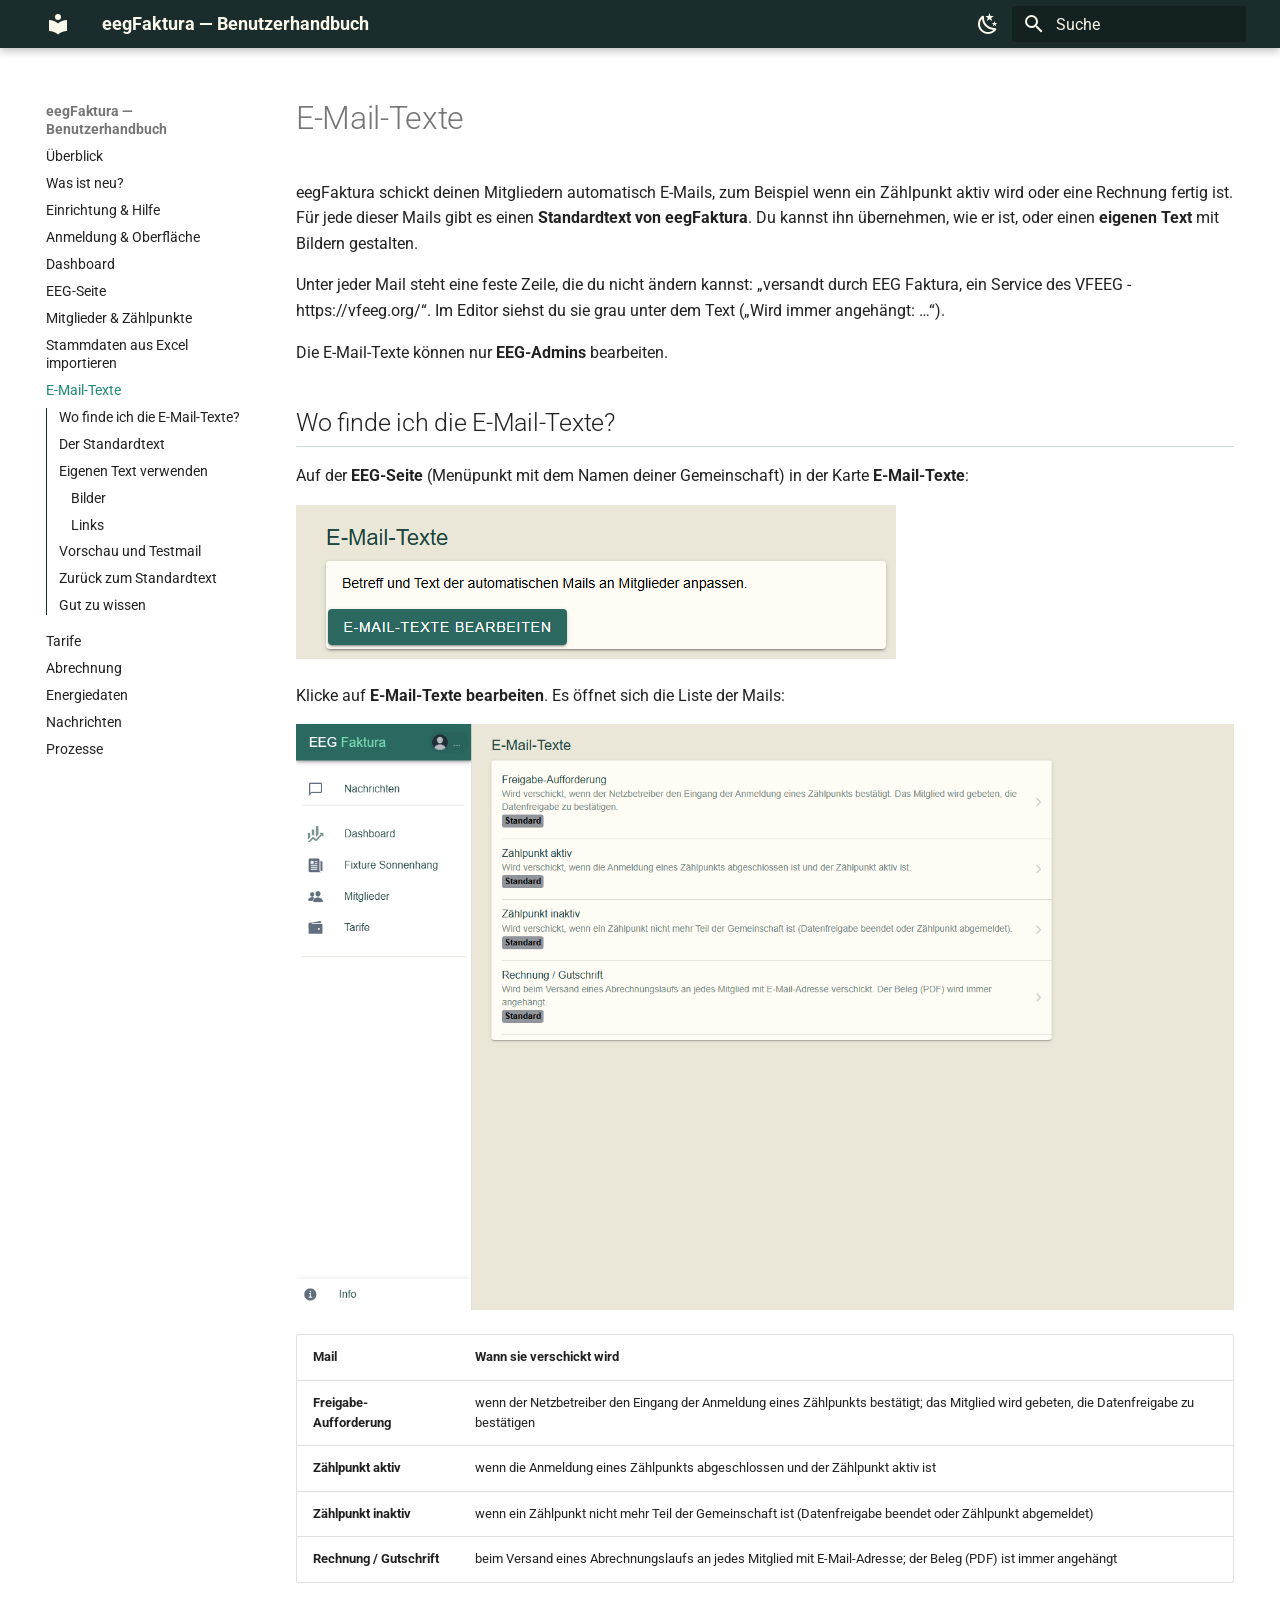
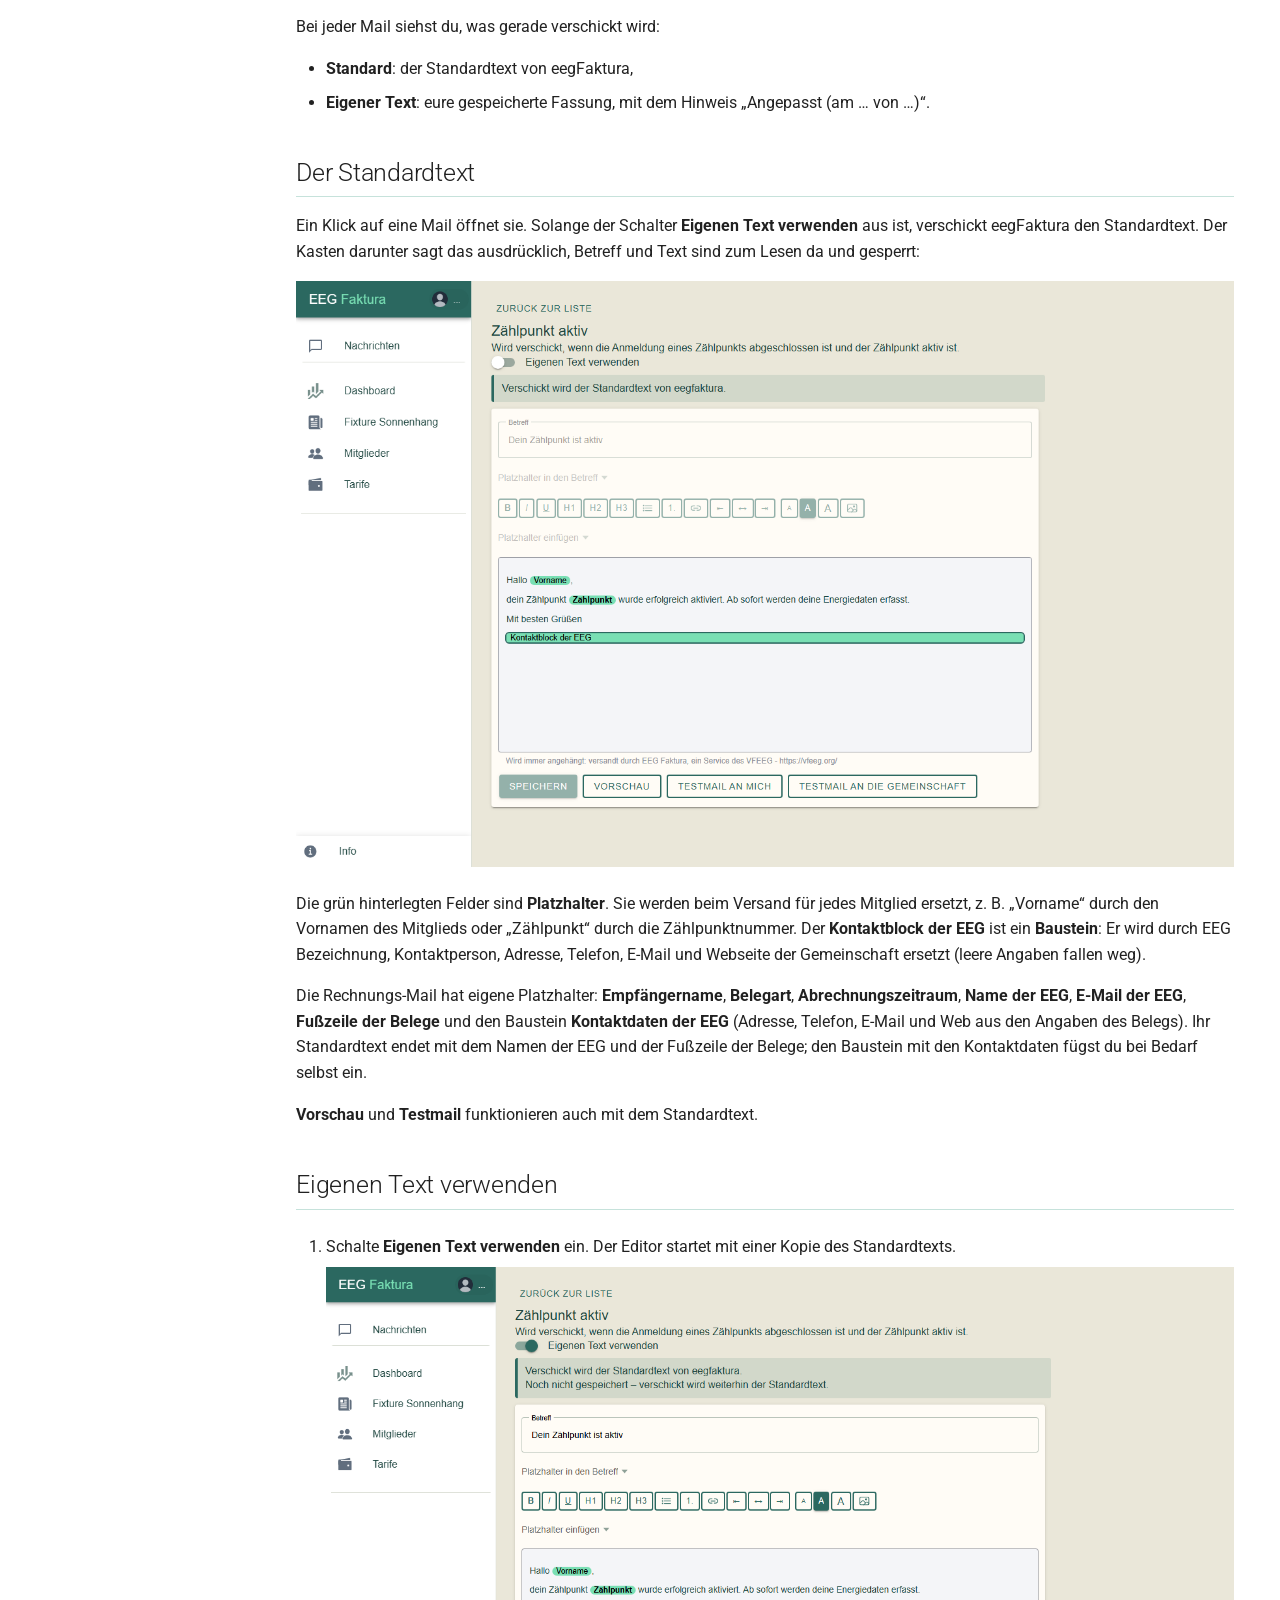
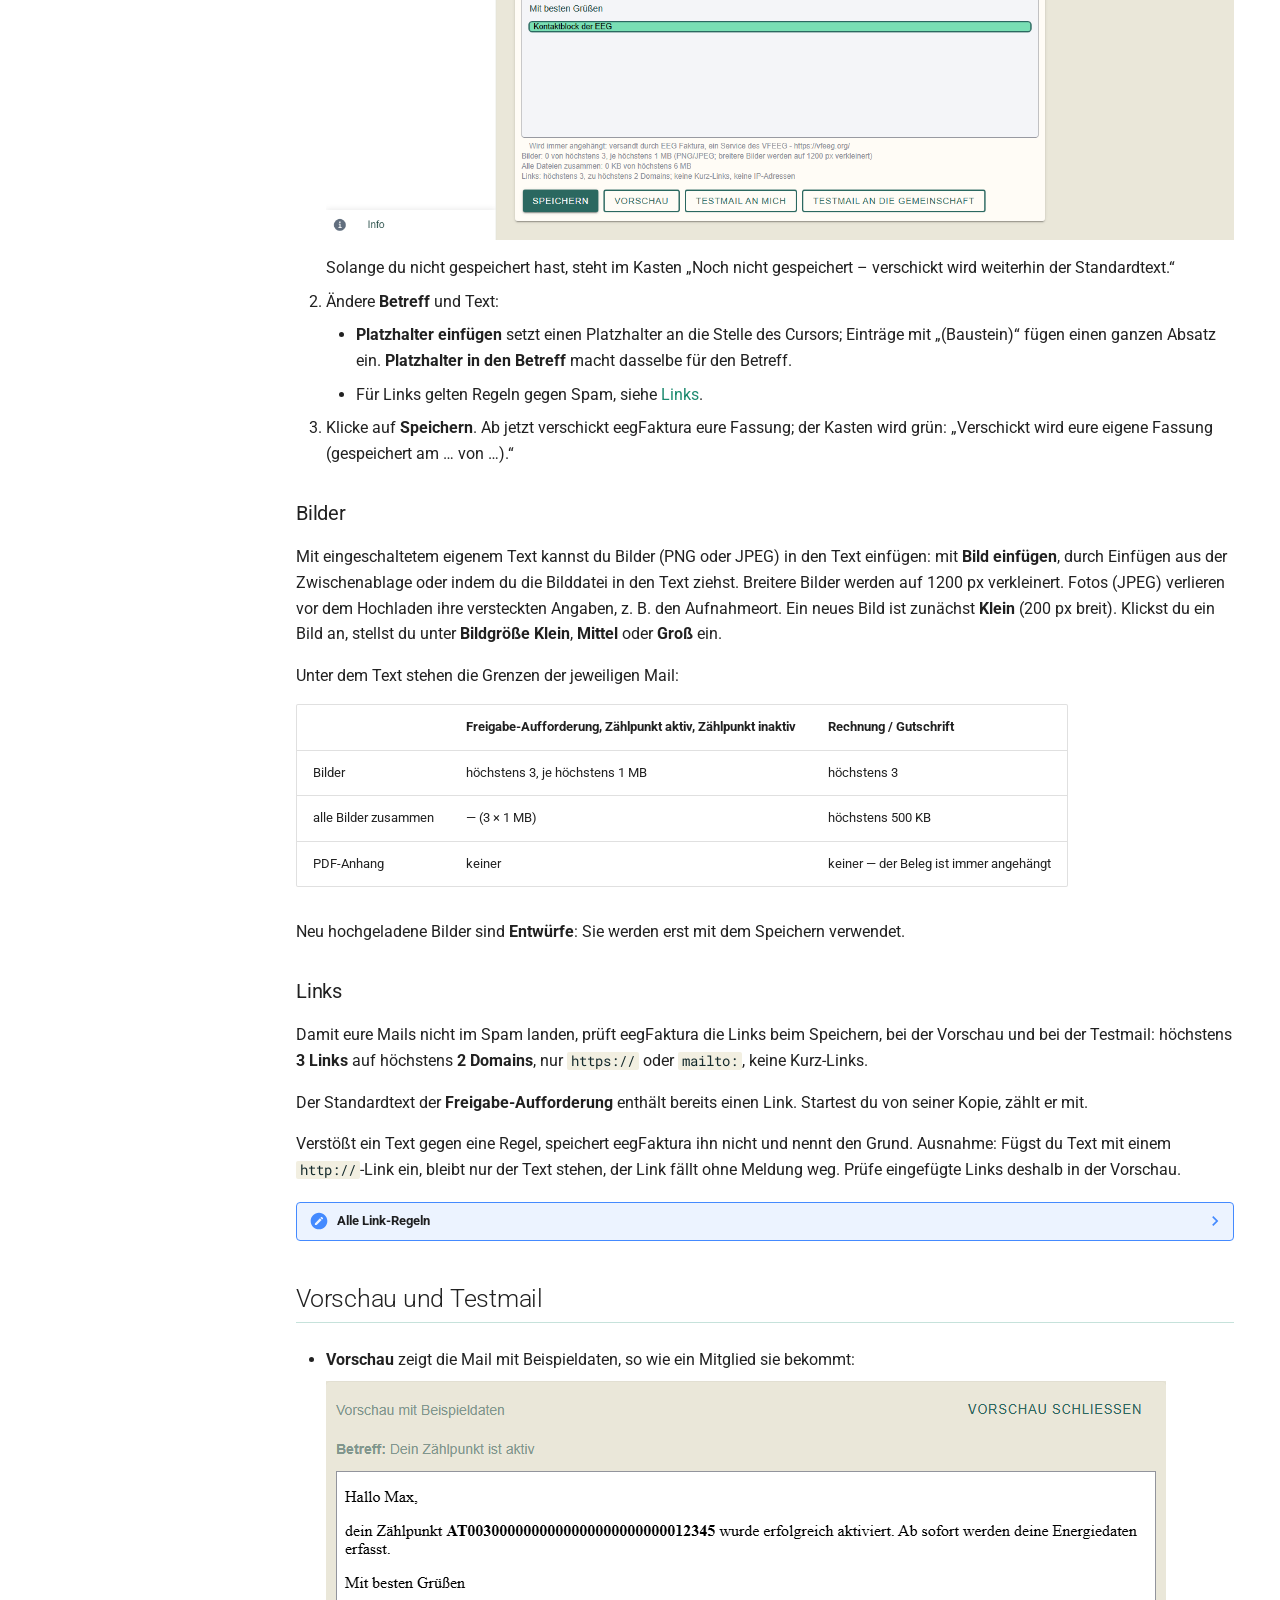
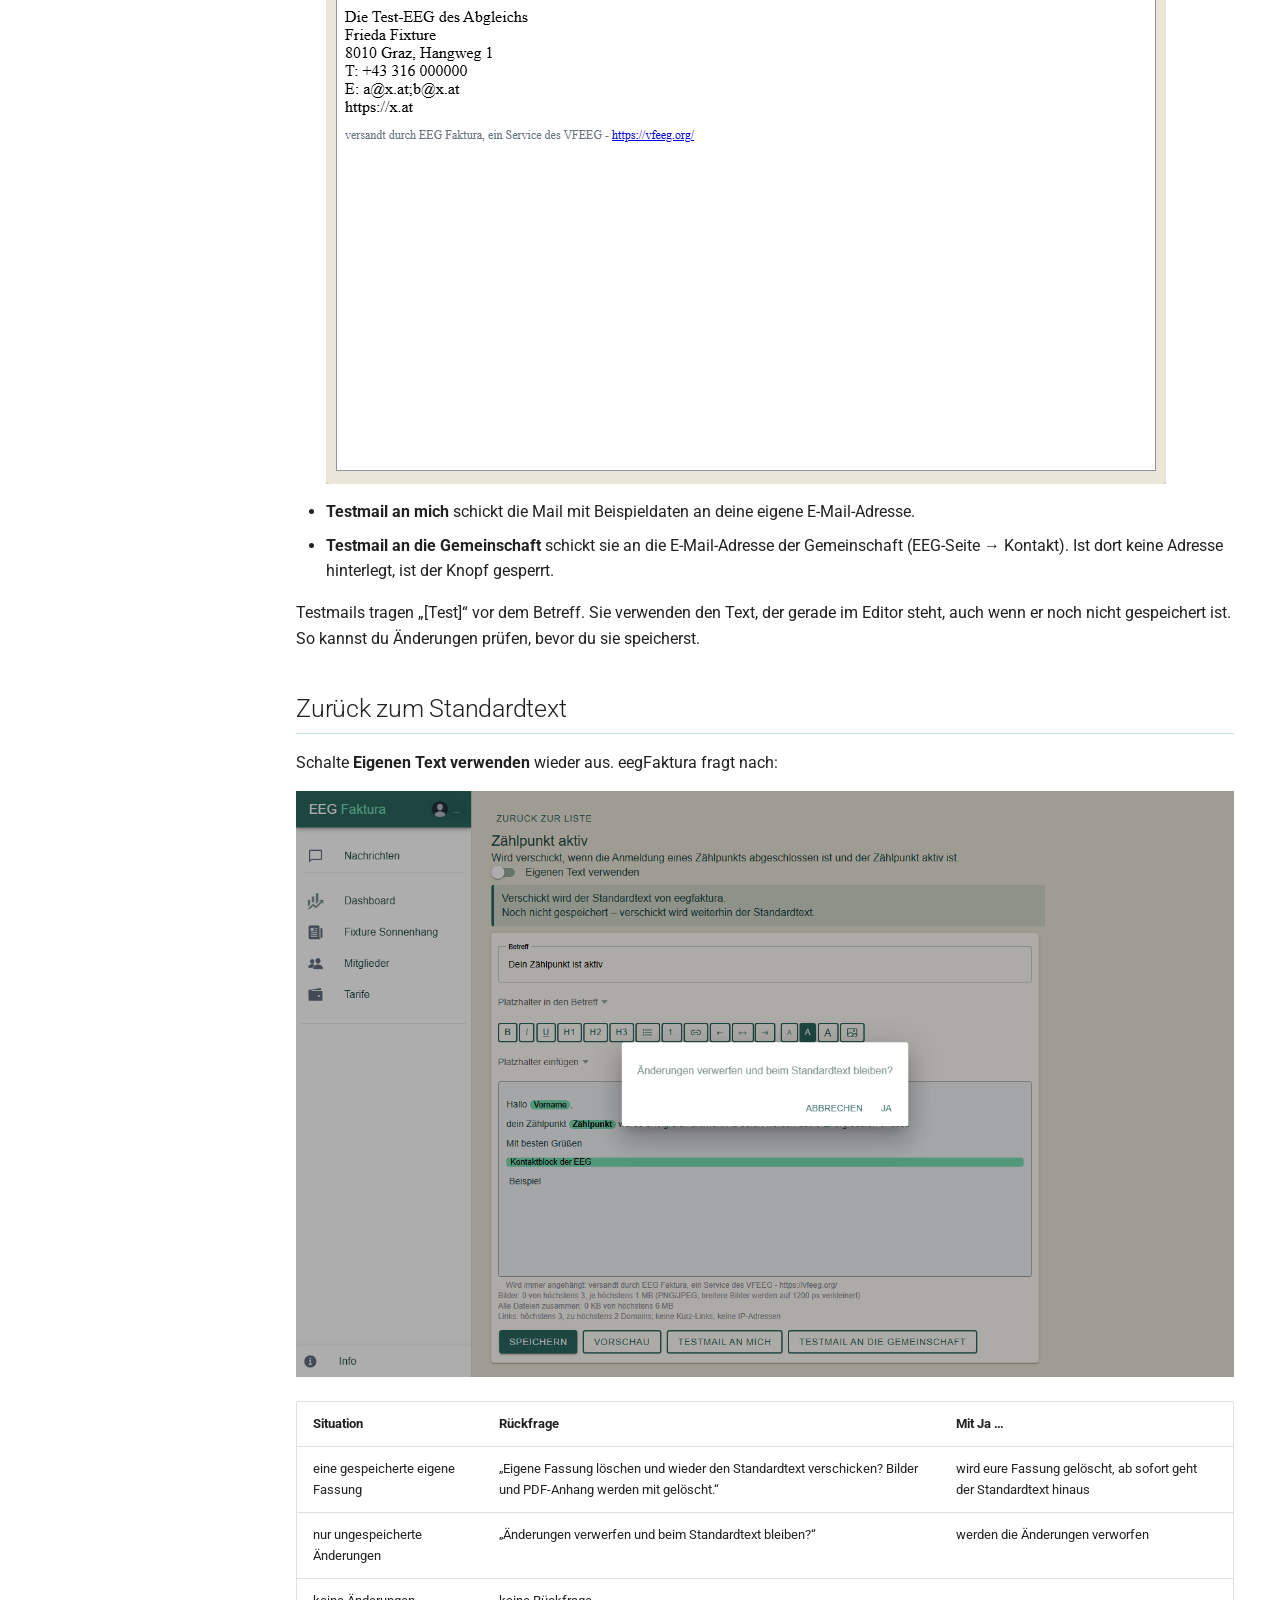
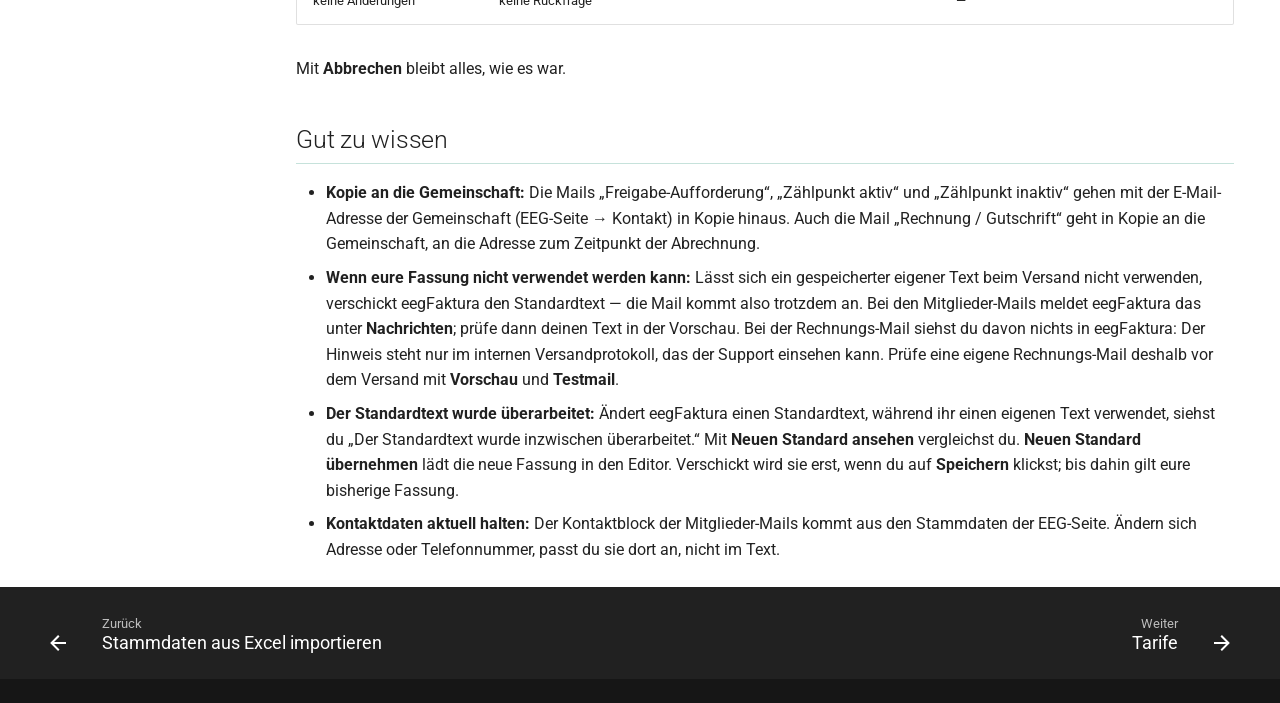
<file: 03-email-texte/index.html>
<!doctype html>
<html lang="de" class="no-js">
  <head>
    
      <meta charset="utf-8">
      <meta name="viewport" content="width=device-width,initial-scale=1">
      
        <meta name="description" content="Bedienungsanleitung für EEG-Admins">
      
      
        <meta name="author" content="vfeeg">
      
      
        <link rel="canonical" href="https://eegfaktura.github.io/eegfaktura-user-guide/03-email-texte/">
      
      
        <link rel="prev" href="../stammdaten-import/">
      
      
        <link rel="next" href="../04-tarife/">
      
      
        
      
      
      <link rel="icon" href="../assets/images/favicon.png">
      <meta name="generator" content="mkdocs-1.6.1, mkdocs-material-9.7.7">
    
    
      
        <title>E-Mail-Texte - eegFaktura — Benutzerhandbuch</title>
      
    
    
      <link rel="stylesheet" href="../assets/stylesheets/main.ec1eaa64.min.css">
      
        
        <link rel="stylesheet" href="../assets/stylesheets/palette.ab4e12ef.min.css">
      
      


    
    
      
    
    
      
    
    
      <link rel="stylesheet" href="../assets/fonts/fonts.css">
    
      <link rel="stylesheet" href="../stylesheets/vfeeg.css">
    
    <script>__md_scope=new URL("..",location),__md_hash=e=>[...e].reduce(((e,_)=>(e<<5)-e+_.charCodeAt(0)),0),__md_get=(e,_=localStorage,t=__md_scope)=>JSON.parse(_.getItem(t.pathname+"."+e)),__md_set=(e,_,t=localStorage,a=__md_scope)=>{try{t.setItem(a.pathname+"."+e,JSON.stringify(_))}catch(e){}}</script>
    
      

    
    
  </head>
  
  
    
    
      
    
    
    
    
    <body dir="ltr" data-md-color-scheme="default" data-md-color-primary="custom" data-md-color-accent="custom">
  
    
    <input class="md-toggle" data-md-toggle="drawer" type="checkbox" id="__drawer" autocomplete="off">
    <input class="md-toggle" data-md-toggle="search" type="checkbox" id="__search" autocomplete="off">
    <label class="md-overlay" for="__drawer"></label>
    <div data-md-component="skip">
      
        
        <a href="#e-mail-texte" class="md-skip">
          Zum Inhalt
        </a>
      
    </div>
    <div data-md-component="announce">
      
    </div>
    
    
      

  

<header class="md-header md-header--shadow" data-md-component="header">
  <nav class="md-header__inner md-grid" aria-label="Kopfzeile">
    <a href=".." title="eegFaktura — Benutzerhandbuch" class="md-header__button md-logo" aria-label="eegFaktura — Benutzerhandbuch" data-md-component="logo">
      
  
  <svg xmlns="http://www.w3.org/2000/svg" viewBox="0 0 24 24"><path d="M12 8a3 3 0 0 0 3-3 3 3 0 0 0-3-3 3 3 0 0 0-3 3 3 3 0 0 0 3 3m0 3.54C9.64 9.35 6.5 8 3 8v11c3.5 0 6.64 1.35 9 3.54 2.36-2.19 5.5-3.54 9-3.54V8c-3.5 0-6.64 1.35-9 3.54"/></svg>

    </a>
    <label class="md-header__button md-icon" for="__drawer">
      
      <svg xmlns="http://www.w3.org/2000/svg" viewBox="0 0 24 24"><path d="M3 6h18v2H3zm0 5h18v2H3zm0 5h18v2H3z"/></svg>
    </label>
    <div class="md-header__title" data-md-component="header-title">
      <div class="md-header__ellipsis">
        <div class="md-header__topic">
          <span class="md-ellipsis">
            eegFaktura — Benutzerhandbuch
          </span>
        </div>
        <div class="md-header__topic" data-md-component="header-topic">
          <span class="md-ellipsis">
            
              E-Mail-Texte
            
          </span>
        </div>
      </div>
    </div>
    
      
        <form class="md-header__option" data-md-component="palette">
  
    
    
    
    <input class="md-option" data-md-color-media="(prefers-color-scheme: light)" data-md-color-scheme="default" data-md-color-primary="custom" data-md-color-accent="custom"  aria-label="Dunkles Theme"  type="radio" name="__palette" id="__palette_0">
    
      <label class="md-header__button md-icon" title="Dunkles Theme" for="__palette_1" hidden>
        <svg xmlns="http://www.w3.org/2000/svg" viewBox="0 0 24 24"><path d="m17.75 4.09-2.53 1.94.91 3.06-2.63-1.81-2.63 1.81.91-3.06-2.53-1.94L12.44 4l1.06-3 1.06 3zm3.5 6.91-1.64 1.25.59 1.98-1.7-1.17-1.7 1.17.59-1.98L15.75 11l2.06-.05L18.5 9l.69 1.95zm-2.28 4.95c.83-.08 1.72 1.1 1.19 1.85-.32.45-.66.87-1.08 1.27C15.17 23 8.84 23 4.94 19.07c-3.91-3.9-3.91-10.24 0-14.14.4-.4.82-.76 1.27-1.08.75-.53 1.93.36 1.85 1.19-.27 2.86.69 5.83 2.89 8.02a9.96 9.96 0 0 0 8.02 2.89m-1.64 2.02a12.08 12.08 0 0 1-7.8-3.47c-2.17-2.19-3.33-5-3.49-7.82-2.81 3.14-2.7 7.96.31 10.98 3.02 3.01 7.84 3.12 10.98.31"/></svg>
      </label>
    
  
    
    
    
    <input class="md-option" data-md-color-media="(prefers-color-scheme: dark)" data-md-color-scheme="slate" data-md-color-primary="custom" data-md-color-accent="custom"  aria-label="Helles Theme"  type="radio" name="__palette" id="__palette_1">
    
      <label class="md-header__button md-icon" title="Helles Theme" for="__palette_0" hidden>
        <svg xmlns="http://www.w3.org/2000/svg" viewBox="0 0 24 24"><path d="M12 7a5 5 0 0 1 5 5 5 5 0 0 1-5 5 5 5 0 0 1-5-5 5 5 0 0 1 5-5m0 2a3 3 0 0 0-3 3 3 3 0 0 0 3 3 3 3 0 0 0 3-3 3 3 0 0 0-3-3m0-7 2.39 3.42C13.65 5.15 12.84 5 12 5s-1.65.15-2.39.42zM3.34 7l4.16-.35A7.2 7.2 0 0 0 5.94 8.5c-.44.74-.69 1.5-.83 2.29zm.02 10 1.76-3.77a7.131 7.131 0 0 0 2.38 4.14zM20.65 7l-1.77 3.79a7.02 7.02 0 0 0-2.38-4.15zm-.01 10-4.14.36c.59-.51 1.12-1.14 1.54-1.86.42-.73.69-1.5.83-2.29zM12 22l-2.41-3.44c.74.27 1.55.44 2.41.44.82 0 1.63-.17 2.37-.44z"/></svg>
      </label>
    
  
</form>
      
    
    
      <script>var palette=__md_get("__palette");if(palette&&palette.color){if("(prefers-color-scheme)"===palette.color.media){var media=matchMedia("(prefers-color-scheme: light)"),input=document.querySelector(media.matches?"[data-md-color-media='(prefers-color-scheme: light)']":"[data-md-color-media='(prefers-color-scheme: dark)']");palette.color.media=input.getAttribute("data-md-color-media"),palette.color.scheme=input.getAttribute("data-md-color-scheme"),palette.color.primary=input.getAttribute("data-md-color-primary"),palette.color.accent=input.getAttribute("data-md-color-accent")}for(var[key,value]of Object.entries(palette.color))document.body.setAttribute("data-md-color-"+key,value)}</script>
    
    
    
      
      
        <label class="md-header__button md-icon" for="__search">
          
          <svg xmlns="http://www.w3.org/2000/svg" viewBox="0 0 24 24"><path d="M9.5 3A6.5 6.5 0 0 1 16 9.5c0 1.61-.59 3.09-1.56 4.23l.27.27h.79l5 5-1.5 1.5-5-5v-.79l-.27-.27A6.52 6.52 0 0 1 9.5 16 6.5 6.5 0 0 1 3 9.5 6.5 6.5 0 0 1 9.5 3m0 2C7 5 5 7 5 9.5S7 14 9.5 14 14 12 14 9.5 12 5 9.5 5"/></svg>
        </label>
        <div class="md-search" data-md-component="search" role="dialog">
  <label class="md-search__overlay" for="__search"></label>
  <div class="md-search__inner" role="search">
    <form class="md-search__form" name="search">
      <input type="text" class="md-search__input" name="query" aria-label="Suche" placeholder="Suche" autocapitalize="off" autocorrect="off" autocomplete="off" spellcheck="false" data-md-component="search-query" required>
      <label class="md-search__icon md-icon" for="__search">
        
        <svg xmlns="http://www.w3.org/2000/svg" viewBox="0 0 24 24"><path d="M9.5 3A6.5 6.5 0 0 1 16 9.5c0 1.61-.59 3.09-1.56 4.23l.27.27h.79l5 5-1.5 1.5-5-5v-.79l-.27-.27A6.52 6.52 0 0 1 9.5 16 6.5 6.5 0 0 1 3 9.5 6.5 6.5 0 0 1 9.5 3m0 2C7 5 5 7 5 9.5S7 14 9.5 14 14 12 14 9.5 12 5 9.5 5"/></svg>
        
        <svg xmlns="http://www.w3.org/2000/svg" viewBox="0 0 24 24"><path d="M20 11v2H8l5.5 5.5-1.42 1.42L4.16 12l7.92-7.92L13.5 5.5 8 11z"/></svg>
      </label>
      <nav class="md-search__options" aria-label="Suche">
        
        <button type="reset" class="md-search__icon md-icon" title="Zurücksetzen" aria-label="Zurücksetzen" tabindex="-1">
          
          <svg xmlns="http://www.w3.org/2000/svg" viewBox="0 0 24 24"><path d="M19 6.41 17.59 5 12 10.59 6.41 5 5 6.41 10.59 12 5 17.59 6.41 19 12 13.41 17.59 19 19 17.59 13.41 12z"/></svg>
        </button>
      </nav>
      
        <div class="md-search__suggest" data-md-component="search-suggest"></div>
      
    </form>
    <div class="md-search__output">
      <div class="md-search__scrollwrap" tabindex="0" data-md-scrollfix>
        <div class="md-search-result" data-md-component="search-result">
          <div class="md-search-result__meta">
            Suche wird initialisiert
          </div>
          <ol class="md-search-result__list" role="presentation"></ol>
        </div>
      </div>
    </div>
  </div>
</div>
      
    
    
  </nav>
  
</header>
    
    <div class="md-container" data-md-component="container">
      
      
        
          
        
      
      <main class="md-main" data-md-component="main">
        <div class="md-main__inner md-grid">
          
            
              
              <div class="md-sidebar md-sidebar--primary" data-md-component="sidebar" data-md-type="navigation" >
                <div class="md-sidebar__scrollwrap">
                  <div class="md-sidebar__inner">
                    



  

<nav class="md-nav md-nav--primary md-nav--integrated" aria-label="Navigation" data-md-level="0">
  <label class="md-nav__title" for="__drawer">
    <a href=".." title="eegFaktura — Benutzerhandbuch" class="md-nav__button md-logo" aria-label="eegFaktura — Benutzerhandbuch" data-md-component="logo">
      
  
  <svg xmlns="http://www.w3.org/2000/svg" viewBox="0 0 24 24"><path d="M12 8a3 3 0 0 0 3-3 3 3 0 0 0-3-3 3 3 0 0 0-3 3 3 3 0 0 0 3 3m0 3.54C9.64 9.35 6.5 8 3 8v11c3.5 0 6.64 1.35 9 3.54 2.36-2.19 5.5-3.54 9-3.54V8c-3.5 0-6.64 1.35-9 3.54"/></svg>

    </a>
    eegFaktura — Benutzerhandbuch
  </label>
  
  <ul class="md-nav__list" data-md-scrollfix>
    
      
      
  
  
  
  
    <li class="md-nav__item">
      <a href=".." class="md-nav__link">
        
  
  
  <span class="md-ellipsis">
    
  
    Überblick
  

    
  </span>
  
  

      </a>
    </li>
  

    
      
      
  
  
  
  
    <li class="md-nav__item">
      <a href="../changelog/" class="md-nav__link">
        
  
  
  <span class="md-ellipsis">
    
  
    Was ist neu?
  

    
  </span>
  
  

      </a>
    </li>
  

    
      
      
  
  
  
  
    <li class="md-nav__item">
      <a href="../einrichtung-hilfe/" class="md-nav__link">
        
  
  
  <span class="md-ellipsis">
    
  
    Einrichtung & Hilfe
  

    
  </span>
  
  

      </a>
    </li>
  

    
      
      
  
  
  
  
    <li class="md-nav__item">
      <a href="../01-anmeldung/" class="md-nav__link">
        
  
  
  <span class="md-ellipsis">
    
  
    Anmeldung & Oberfläche
  

    
  </span>
  
  

      </a>
    </li>
  

    
      
      
  
  
  
  
    <li class="md-nav__item">
      <a href="../dashboard/" class="md-nav__link">
        
  
  
  <span class="md-ellipsis">
    
  
    Dashboard
  

    
  </span>
  
  

      </a>
    </li>
  

    
      
      
  
  
  
  
    <li class="md-nav__item">
      <a href="../eeg-seite/" class="md-nav__link">
        
  
  
  <span class="md-ellipsis">
    
  
    EEG-Seite
  

    
  </span>
  
  

      </a>
    </li>
  

    
      
      
  
  
  
  
    <li class="md-nav__item">
      <a href="../02-mitglieder-zaehlpunkte/" class="md-nav__link">
        
  
  
  <span class="md-ellipsis">
    
  
    Mitglieder & Zählpunkte
  

    
  </span>
  
  

      </a>
    </li>
  

    
      
      
  
  
  
  
    <li class="md-nav__item">
      <a href="../stammdaten-import/" class="md-nav__link">
        
  
  
  <span class="md-ellipsis">
    
  
    Stammdaten aus Excel importieren
  

    
  </span>
  
  

      </a>
    </li>
  

    
      
      
  
  
    
  
  
  
    <li class="md-nav__item md-nav__item--active">
      
      <input class="md-nav__toggle md-toggle" type="checkbox" id="__toc">
      
      
        
      
      
        <label class="md-nav__link md-nav__link--active" for="__toc">
          
  
  
  <span class="md-ellipsis">
    
  
    E-Mail-Texte
  

    
  </span>
  
  

          <span class="md-nav__icon md-icon"></span>
        </label>
      
      <a href="./" class="md-nav__link md-nav__link--active">
        
  
  
  <span class="md-ellipsis">
    
  
    E-Mail-Texte
  

    
  </span>
  
  

      </a>
      
        

<nav class="md-nav md-nav--secondary" aria-label="Inhaltsverzeichnis">
  
  
  
    
  
  
    <label class="md-nav__title" for="__toc">
      <span class="md-nav__icon md-icon"></span>
      Inhaltsverzeichnis
    </label>
    <ul class="md-nav__list" data-md-component="toc" data-md-scrollfix>
      
        <li class="md-nav__item">
  <a href="#wo-finde-ich-die-e-mail-texte" class="md-nav__link">
    <span class="md-ellipsis">
      
        Wo finde ich die E-Mail-Texte?
      
    </span>
  </a>
  
</li>
      
        <li class="md-nav__item">
  <a href="#der-standardtext" class="md-nav__link">
    <span class="md-ellipsis">
      
        Der Standardtext
      
    </span>
  </a>
  
</li>
      
        <li class="md-nav__item">
  <a href="#eigenen-text-verwenden" class="md-nav__link">
    <span class="md-ellipsis">
      
        Eigenen Text verwenden
      
    </span>
  </a>
  
    <nav class="md-nav" aria-label="Eigenen Text verwenden">
      <ul class="md-nav__list">
        
          <li class="md-nav__item">
  <a href="#bilder" class="md-nav__link">
    <span class="md-ellipsis">
      
        Bilder
      
    </span>
  </a>
  
</li>
        
          <li class="md-nav__item">
  <a href="#links" class="md-nav__link">
    <span class="md-ellipsis">
      
        Links
      
    </span>
  </a>
  
</li>
        
      </ul>
    </nav>
  
</li>
      
        <li class="md-nav__item">
  <a href="#vorschau-und-testmail" class="md-nav__link">
    <span class="md-ellipsis">
      
        Vorschau und Testmail
      
    </span>
  </a>
  
</li>
      
        <li class="md-nav__item">
  <a href="#zuruck-zum-standardtext" class="md-nav__link">
    <span class="md-ellipsis">
      
        Zurück zum Standardtext
      
    </span>
  </a>
  
</li>
      
        <li class="md-nav__item">
  <a href="#gut-zu-wissen" class="md-nav__link">
    <span class="md-ellipsis">
      
        Gut zu wissen
      
    </span>
  </a>
  
</li>
      
    </ul>
  
</nav>
      
    </li>
  

    
      
      
  
  
  
  
    <li class="md-nav__item">
      <a href="../04-tarife/" class="md-nav__link">
        
  
  
  <span class="md-ellipsis">
    
  
    Tarife
  

    
  </span>
  
  

      </a>
    </li>
  

    
      
      
  
  
  
  
    <li class="md-nav__item">
      <a href="../05-abrechnung/" class="md-nav__link">
        
  
  
  <span class="md-ellipsis">
    
  
    Abrechnung
  

    
  </span>
  
  

      </a>
    </li>
  

    
      
      
  
  
  
  
    <li class="md-nav__item">
      <a href="../06-energiedaten/" class="md-nav__link">
        
  
  
  <span class="md-ellipsis">
    
  
    Energiedaten
  

    
  </span>
  
  

      </a>
    </li>
  

    
      
      
  
  
  
  
    <li class="md-nav__item">
      <a href="../07-nachrichten/" class="md-nav__link">
        
  
  
  <span class="md-ellipsis">
    
  
    Nachrichten
  

    
  </span>
  
  

      </a>
    </li>
  

    
      
      
  
  
  
  
    <li class="md-nav__item">
      <a href="../08-prozesse/" class="md-nav__link">
        
  
  
  <span class="md-ellipsis">
    
  
    Prozesse
  

    
  </span>
  
  

      </a>
    </li>
  

    
  </ul>
</nav>
                  </div>
                </div>
              </div>
            
            
          
          
            <div class="md-content" data-md-component="content">
              
              <article class="md-content__inner md-typeset">
                
                  



<h1 id="e-mail-texte">E-Mail-Texte<a class="headerlink" href="#e-mail-texte" title="Link zu diesem Abschnitt">&para;</a></h1>
<p>eegFaktura schickt deinen Mitgliedern automatisch E-Mails, zum Beispiel wenn ein Zählpunkt aktiv wird oder eine
Rechnung fertig ist. Für jede dieser Mails gibt es einen <strong>Standardtext von eegFaktura</strong>. Du kannst ihn
übernehmen, wie er ist, oder einen <strong>eigenen Text</strong> mit Bildern gestalten.</p>
<p>Unter jeder Mail steht eine feste Zeile, die du nicht ändern kannst: „versandt durch EEG Faktura, ein Service des
VFEEG - https://vfeeg.org/“. Im Editor siehst du sie grau unter dem Text („Wird immer angehängt: …“).</p>
<p>Die E-Mail-Texte können nur <strong>EEG-Admins</strong> bearbeiten.</p>
<h2 id="wo-finde-ich-die-e-mail-texte">Wo finde ich die E-Mail-Texte?<a class="headerlink" href="#wo-finde-ich-die-e-mail-texte" title="Link zu diesem Abschnitt">&para;</a></h2>
<p>Auf der <strong>EEG-Seite</strong> (Menüpunkt mit dem Namen deiner Gemeinschaft) in der Karte <strong>E-Mail-Texte</strong>:</p>
<p><img alt="Karte E-Mail-Texte" src="../images/email-texte-karte.png" /></p>
<p>Klicke auf <strong>E-Mail-Texte bearbeiten</strong>. Es öffnet sich die Liste der Mails:</p>
<p><img alt="Liste der E-Mail-Texte" src="../images/email-texte-liste.png" /></p>
<table>
<thead>
<tr>
<th>Mail</th>
<th>Wann sie verschickt wird</th>
</tr>
</thead>
<tbody>
<tr>
<td><strong>Freigabe-Aufforderung</strong></td>
<td>wenn der Netzbetreiber den Eingang der Anmeldung eines Zählpunkts bestätigt; das Mitglied wird gebeten, die Datenfreigabe zu bestätigen</td>
</tr>
<tr>
<td><strong>Zählpunkt aktiv</strong></td>
<td>wenn die Anmeldung eines Zählpunkts abgeschlossen und der Zählpunkt aktiv ist</td>
</tr>
<tr>
<td><strong>Zählpunkt inaktiv</strong></td>
<td>wenn ein Zählpunkt nicht mehr Teil der Gemeinschaft ist (Datenfreigabe beendet oder Zählpunkt abgemeldet)</td>
</tr>
<tr>
<td><strong>Rechnung / Gutschrift</strong></td>
<td>beim Versand eines Abrechnungslaufs an jedes Mitglied mit E-Mail-Adresse; der Beleg (PDF) ist immer angehängt</td>
</tr>
</tbody>
</table>
<p>Bei jeder Mail siehst du, was gerade verschickt wird:</p>
<ul>
<li><strong>Standard</strong>: der Standardtext von eegFaktura,</li>
<li><strong>Eigener Text</strong>: eure gespeicherte Fassung, mit dem Hinweis „Angepasst (am … von …)“.</li>
</ul>
<h2 id="der-standardtext">Der Standardtext<a class="headerlink" href="#der-standardtext" title="Link zu diesem Abschnitt">&para;</a></h2>
<p>Ein Klick auf eine Mail öffnet sie. Solange der Schalter <strong>Eigenen Text verwenden</strong> aus ist, verschickt eegFaktura
den Standardtext. Der Kasten darunter sagt das ausdrücklich, Betreff und Text sind zum Lesen da und gesperrt:</p>
<p><img alt="Standardtext" src="../images/email-texte-standard.png" /></p>
<p>Die grün hinterlegten Felder sind <strong>Platzhalter</strong>. Sie werden beim Versand für jedes Mitglied ersetzt, z. B.
„Vorname“ durch den Vornamen des Mitglieds oder „Zählpunkt“ durch die Zählpunktnummer. Der <strong>Kontaktblock der
EEG</strong> ist ein <strong>Baustein</strong>: Er wird durch EEG Bezeichnung, Kontaktperson, Adresse, Telefon, E-Mail und Webseite der
Gemeinschaft ersetzt (leere Angaben fallen weg).</p>
<p>Die Rechnungs-Mail hat eigene Platzhalter: <strong>Empfängername</strong>, <strong>Belegart</strong>, <strong>Abrechnungszeitraum</strong>, <strong>Name der
EEG</strong>, <strong>E-Mail der EEG</strong>, <strong>Fußzeile der Belege</strong> und den Baustein <strong>Kontaktdaten der EEG</strong> (Adresse, Telefon,
E-Mail und Web aus den Angaben des Belegs). Ihr Standardtext endet mit dem Namen der EEG und der Fußzeile der Belege;
den Baustein mit den Kontaktdaten fügst du bei Bedarf selbst ein.</p>
<p><strong>Vorschau</strong> und <strong>Testmail</strong> funktionieren auch mit dem Standardtext.</p>
<h2 id="eigenen-text-verwenden">Eigenen Text verwenden<a class="headerlink" href="#eigenen-text-verwenden" title="Link zu diesem Abschnitt">&para;</a></h2>
<ol>
<li>
<p>Schalte <strong>Eigenen Text verwenden</strong> ein. Der Editor startet mit einer Kopie des Standardtexts.</p>
<p><img alt="Eigener Text, noch nicht gespeichert" src="../images/email-texte-eigener-text.png" /></p>
<p>Solange du nicht gespeichert hast, steht im Kasten „Noch nicht gespeichert – verschickt wird weiterhin der
Standardtext.“</p>
</li>
<li>
<p>Ändere <strong>Betreff</strong> und Text:</p>
<ul>
<li><strong>Platzhalter einfügen</strong> setzt einen Platzhalter an die Stelle des Cursors; Einträge mit „(Baustein)“ fügen
  einen ganzen Absatz ein. <strong>Platzhalter in den Betreff</strong> macht dasselbe für den Betreff.</li>
<li>Für Links gelten Regeln gegen Spam, siehe <a href="#links">Links</a>.</li>
</ul>
</li>
<li>Klicke auf <strong>Speichern</strong>. Ab jetzt verschickt eegFaktura eure Fassung; der Kasten wird grün:
   „Verschickt wird eure eigene Fassung (gespeichert am … von …).“</li>
</ol>
<h3 id="bilder">Bilder<a class="headerlink" href="#bilder" title="Link zu diesem Abschnitt">&para;</a></h3>
<p>Mit eingeschaltetem eigenem Text kannst du Bilder (PNG oder JPEG) in den Text einfügen: mit <strong>Bild einfügen</strong>, durch
Einfügen aus der Zwischenablage oder indem du die Bilddatei in den Text ziehst. Breitere Bilder werden auf 1200 px
verkleinert. Fotos (JPEG) verlieren vor dem Hochladen ihre versteckten Angaben, z. B. den Aufnahmeort.
Ein neues Bild ist zunächst <strong>Klein</strong> (200 px breit). Klickst du ein Bild an, stellst du unter <strong>Bildgröße</strong>
<strong>Klein</strong>, <strong>Mittel</strong> oder <strong>Groß</strong> ein.</p>
<p>Unter dem Text stehen die Grenzen der jeweiligen Mail:</p>
<table>
<thead>
<tr>
<th></th>
<th>Freigabe-Aufforderung, Zählpunkt aktiv, Zählpunkt inaktiv</th>
<th>Rechnung / Gutschrift</th>
</tr>
</thead>
<tbody>
<tr>
<td>Bilder</td>
<td>höchstens 3, je höchstens 1 MB</td>
<td>höchstens 3</td>
</tr>
<tr>
<td>alle Bilder zusammen</td>
<td>— (3 × 1 MB)</td>
<td>höchstens 500 KB</td>
</tr>
<tr>
<td>PDF-Anhang</td>
<td>keiner</td>
<td>keiner — der Beleg ist immer angehängt</td>
</tr>
</tbody>
</table>
<p>Neu hochgeladene Bilder sind <strong>Entwürfe</strong>: Sie werden erst mit dem Speichern verwendet.</p>
<h3 id="links">Links<a class="headerlink" href="#links" title="Link zu diesem Abschnitt">&para;</a></h3>
<p>Damit eure Mails nicht im Spam landen, prüft eegFaktura die Links beim Speichern, bei der Vorschau und bei der
Testmail: höchstens <strong>3 Links</strong> auf höchstens <strong>2 Domains</strong>, nur <code>https://</code> oder <code>mailto:</code>, keine Kurz-Links.</p>
<p>Der Standardtext der <strong>Freigabe-Aufforderung</strong> enthält bereits einen Link. Startest du von seiner Kopie, zählt er mit.</p>
<p>Verstößt ein Text gegen eine Regel, speichert eegFaktura ihn nicht und nennt den Grund. Ausnahme: Fügst du Text mit
einem <code>http://</code>-Link ein, bleibt nur der Text stehen, der Link fällt ohne Meldung weg. Prüfe eingefügte Links
deshalb in der Vorschau.</p>
<details class="note">
<summary>Alle Link-Regeln</summary>
<ul>
<li>höchstens <strong>3 Links</strong> je Mail; E-Mail-Links (<code>mailto:</code> — ein Klick öffnet eine neue Mail) zählen mit,</li>
<li>höchstens <strong>2 Domains</strong>. Es zählt die Hauptdomain, z. B. <code>netz.at</code>: <code>portal.netz.at</code> und <code>www.netz.at</code> zählen
  als eine. E-Mail-Links zählen hier nicht,</li>
<li>die feste Zeile unten zählt bei beidem nicht mit,</li>
<li>Links beginnen mit <code>https://</code> oder <code>mailto:</code>,</li>
<li>keine Kurz-Links (z. B. bit.ly) und keine Adressen, die nur aus Zahlen bestehen (IP-Adressen),</li>
<li>steht im Linktext eine Adresse, muss es dieselbe sein wie das Ziel des Links,</li>
<li>kein Platzhalter in einem Link.</li>
</ul>
<p>Selten nötig: Eine Domain mit Umlaut schreibst du in der Form mit <code>xn--</code> (z. B. <code>xn--mnchen-3ya.at</code> statt
<code>münchen.at</code>).</p>
</details>
<h2 id="vorschau-und-testmail">Vorschau und Testmail<a class="headerlink" href="#vorschau-und-testmail" title="Link zu diesem Abschnitt">&para;</a></h2>
<ul>
<li>
<p><strong>Vorschau</strong> zeigt die Mail mit Beispieldaten, so wie ein Mitglied sie bekommt:</p>
<p><img alt="Vorschau mit Beispieldaten" src="../images/email-texte-vorschau.png" /></p>
</li>
<li>
<p><strong>Testmail an mich</strong> schickt die Mail mit Beispieldaten an deine eigene E-Mail-Adresse.</p>
</li>
<li><strong>Testmail an die Gemeinschaft</strong> schickt sie an die E-Mail-Adresse der Gemeinschaft (EEG-Seite → Kontakt).
  Ist dort keine Adresse hinterlegt, ist der Knopf gesperrt.</li>
</ul>
<p>Testmails tragen „[Test]“ vor dem Betreff. Sie verwenden den Text, der gerade im Editor steht, auch wenn er noch
nicht gespeichert ist. So kannst du Änderungen prüfen, bevor du sie speicherst.</p>
<h2 id="zuruck-zum-standardtext">Zurück zum Standardtext<a class="headerlink" href="#zuruck-zum-standardtext" title="Link zu diesem Abschnitt">&para;</a></h2>
<p>Schalte <strong>Eigenen Text verwenden</strong> wieder aus. eegFaktura fragt nach:</p>
<p><img alt="Rückfrage beim Ausschalten" src="../images/email-texte-ausschalten.png" /></p>
<table>
<thead>
<tr>
<th>Situation</th>
<th>Rückfrage</th>
<th>Mit <strong>Ja</strong> …</th>
</tr>
</thead>
<tbody>
<tr>
<td>eine gespeicherte eigene Fassung</td>
<td>„Eigene Fassung löschen und wieder den Standardtext verschicken? Bilder und PDF-Anhang werden mit gelöscht.“</td>
<td>wird eure Fassung gelöscht, ab sofort geht der Standardtext hinaus</td>
</tr>
<tr>
<td>nur ungespeicherte Änderungen</td>
<td>„Änderungen verwerfen und beim Standardtext bleiben?“</td>
<td>werden die Änderungen verworfen</td>
</tr>
<tr>
<td>keine Änderungen</td>
<td>keine Rückfrage</td>
<td>—</td>
</tr>
</tbody>
</table>
<p>Mit <strong>Abbrechen</strong> bleibt alles, wie es war.</p>
<h2 id="gut-zu-wissen">Gut zu wissen<a class="headerlink" href="#gut-zu-wissen" title="Link zu diesem Abschnitt">&para;</a></h2>
<ul>
<li><strong>Kopie an die Gemeinschaft:</strong> Die Mails „Freigabe-Aufforderung“, „Zählpunkt aktiv“ und „Zählpunkt inaktiv“ gehen
  mit der E-Mail-Adresse der Gemeinschaft (EEG-Seite → Kontakt) in Kopie hinaus. Auch die Mail „Rechnung /
  Gutschrift“ geht in Kopie an die Gemeinschaft, an die Adresse zum Zeitpunkt der Abrechnung.</li>
<li><strong>Wenn eure Fassung nicht verwendet werden kann:</strong> Lässt sich ein gespeicherter eigener Text beim Versand nicht
  verwenden, verschickt eegFaktura den Standardtext — die Mail kommt also trotzdem an. Bei den Mitglieder-Mails
  meldet eegFaktura das unter <strong>Nachrichten</strong>; prüfe dann deinen Text in der Vorschau. Bei der Rechnungs-Mail siehst
  du davon nichts in eegFaktura: Der Hinweis steht nur im internen Versandprotokoll, das der Support einsehen kann.
  Prüfe eine eigene Rechnungs-Mail deshalb vor dem Versand mit <strong>Vorschau</strong> und <strong>Testmail</strong>.</li>
<li><strong>Der Standardtext wurde überarbeitet:</strong> Ändert eegFaktura einen Standardtext, während ihr einen eigenen Text
  verwendet, siehst du „Der Standardtext wurde inzwischen überarbeitet.“ Mit <strong>Neuen Standard ansehen</strong> vergleichst
  du. <strong>Neuen Standard übernehmen</strong> lädt die neue Fassung in den Editor. Verschickt wird sie erst, wenn du auf
  <strong>Speichern</strong> klickst; bis dahin gilt eure bisherige Fassung.</li>
<li><strong>Kontaktdaten aktuell halten:</strong> Der Kontaktblock der Mitglieder-Mails kommt aus den Stammdaten der EEG-Seite.
  Ändern sich Adresse oder Telefonnummer, passt du sie dort an, nicht im Text.</li>
</ul>












                
              </article>
            </div>
          
          
  <script>var tabs=__md_get("__tabs");if(Array.isArray(tabs))e:for(var set of document.querySelectorAll(".tabbed-set")){var labels=set.querySelector(".tabbed-labels");for(var tab of tabs)for(var label of labels.getElementsByTagName("label"))if(label.innerText.trim()===tab){var input=document.getElementById(label.htmlFor);input.checked=!0;continue e}}</script>

<script>var target=document.getElementById(location.hash.slice(1));target&&target.name&&(target.checked=target.name.startsWith("__tabbed_"))</script>
        </div>
        
          <button type="button" class="md-top md-icon" data-md-component="top" hidden>
  
  <svg xmlns="http://www.w3.org/2000/svg" viewBox="0 0 24 24"><path d="M13 20h-2V8l-5.5 5.5-1.42-1.42L12 4.16l7.92 7.92-1.42 1.42L13 8z"/></svg>
  Zurück zum Seitenanfang
</button>
        
      </main>
      
        <footer class="md-footer">
  
    
      
      <nav class="md-footer__inner md-grid" aria-label="Fußzeile" >
        
          
          <a href="../stammdaten-import/" class="md-footer__link md-footer__link--prev" aria-label="Zurück: Stammdaten aus Excel importieren">
            <div class="md-footer__button md-icon">
              
              <svg xmlns="http://www.w3.org/2000/svg" viewBox="0 0 24 24"><path d="M20 11v2H8l5.5 5.5-1.42 1.42L4.16 12l7.92-7.92L13.5 5.5 8 11z"/></svg>
            </div>
            <div class="md-footer__title">
              <span class="md-footer__direction">
                Zurück
              </span>
              <div class="md-ellipsis">
                Stammdaten aus Excel importieren
              </div>
            </div>
          </a>
        
        
          
          <a href="../04-tarife/" class="md-footer__link md-footer__link--next" aria-label="Weiter: Tarife">
            <div class="md-footer__title">
              <span class="md-footer__direction">
                Weiter
              </span>
              <div class="md-ellipsis">
                Tarife
              </div>
            </div>
            <div class="md-footer__button md-icon">
              
              <svg xmlns="http://www.w3.org/2000/svg" viewBox="0 0 24 24"><path d="M4 11v2h12l-5.5 5.5 1.42 1.42L19.84 12l-7.92-7.92L10.5 5.5 16 11z"/></svg>
            </div>
          </a>
        
      </nav>
    
  
  <div class="md-footer-meta md-typeset">
    <div class="md-footer-meta__inner md-grid">
      <div class="md-copyright">
  
  
</div>
      
    </div>
  </div>
</footer>
      
    </div>
    <div class="md-dialog" data-md-component="dialog">
      <div class="md-dialog__inner md-typeset"></div>
    </div>
    
    
    
      
      
      <script id="__config" type="application/json">{"annotate": null, "base": "..", "features": ["navigation.sections", "navigation.expand", "navigation.indexes", "navigation.top", "navigation.footer", "toc.integrate", "search.suggest", "search.highlight", "content.code.copy", "content.tabs.link"], "search": "../assets/javascripts/workers/search.2c215733.min.js", "tags": null, "translations": {"clipboard.copied": "In Zwischenablage kopiert", "clipboard.copy": "In Zwischenablage kopieren", "search.result.more.one": "1 weiteres Suchergebnis auf dieser Seite", "search.result.more.other": "# weitere Suchergebnisse auf dieser Seite", "search.result.none": "Keine Suchergebnisse", "search.result.one": "1 Suchergebnis", "search.result.other": "# Suchergebnisse", "search.result.placeholder": "Suchbegriff eingeben", "search.result.term.missing": "Es fehlt", "select.version": "Version ausw\u00e4hlen"}, "version": null}</script>
    
    
      <script src="../assets/javascripts/bundle.d7400e89.min.js"></script>
      
    
  </body>
</html>
</file>
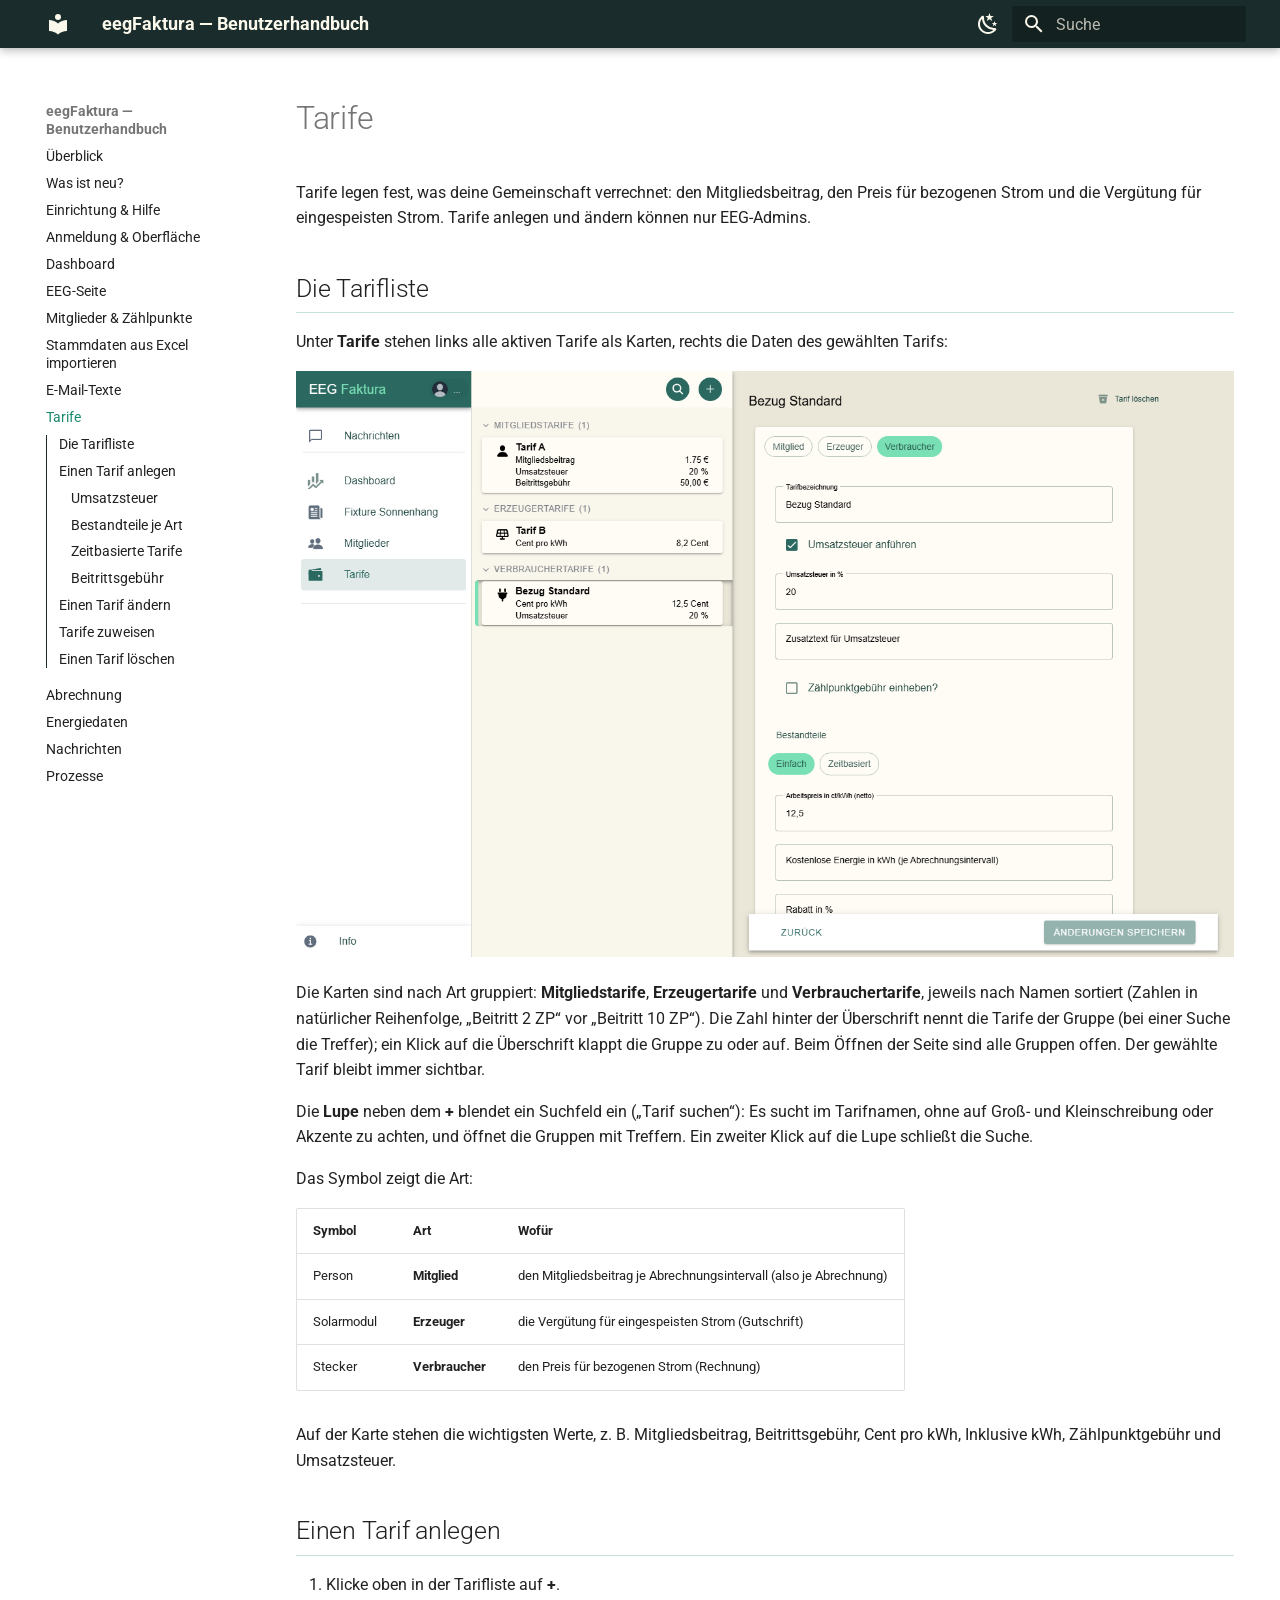
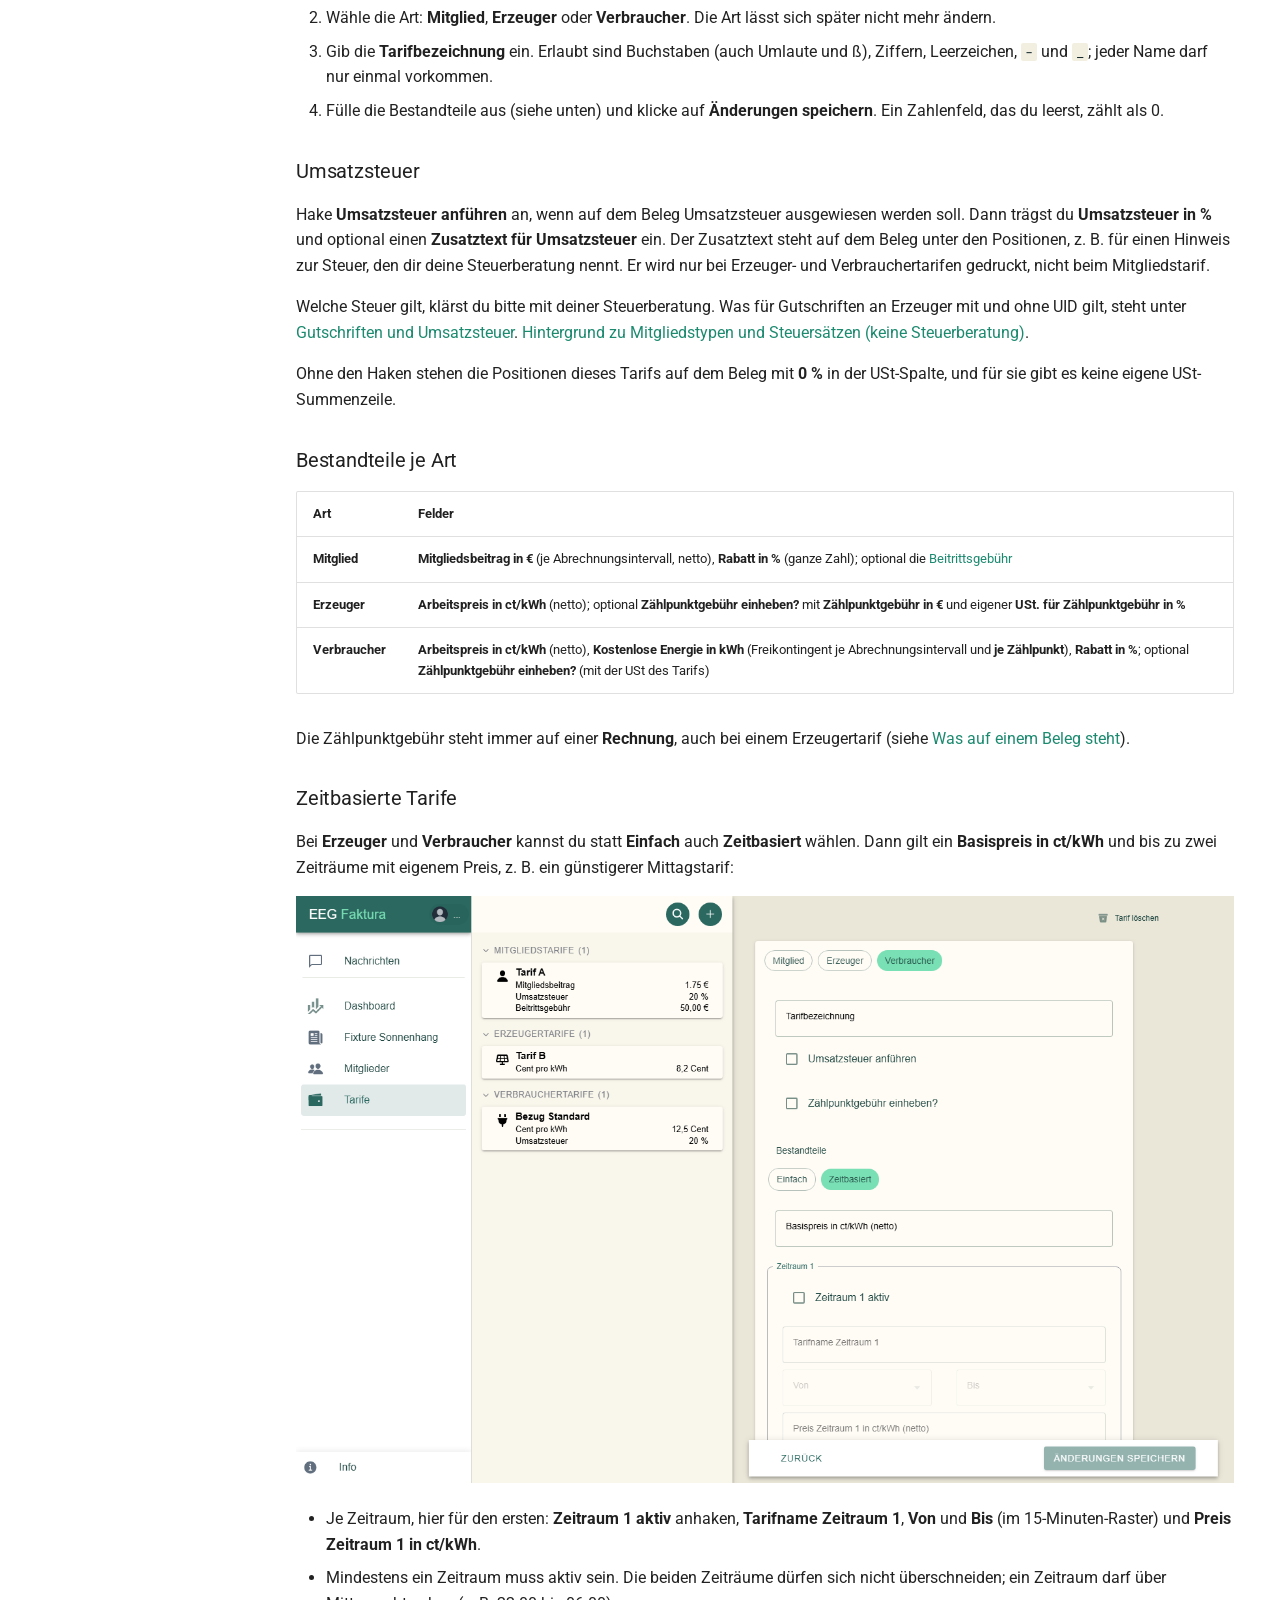
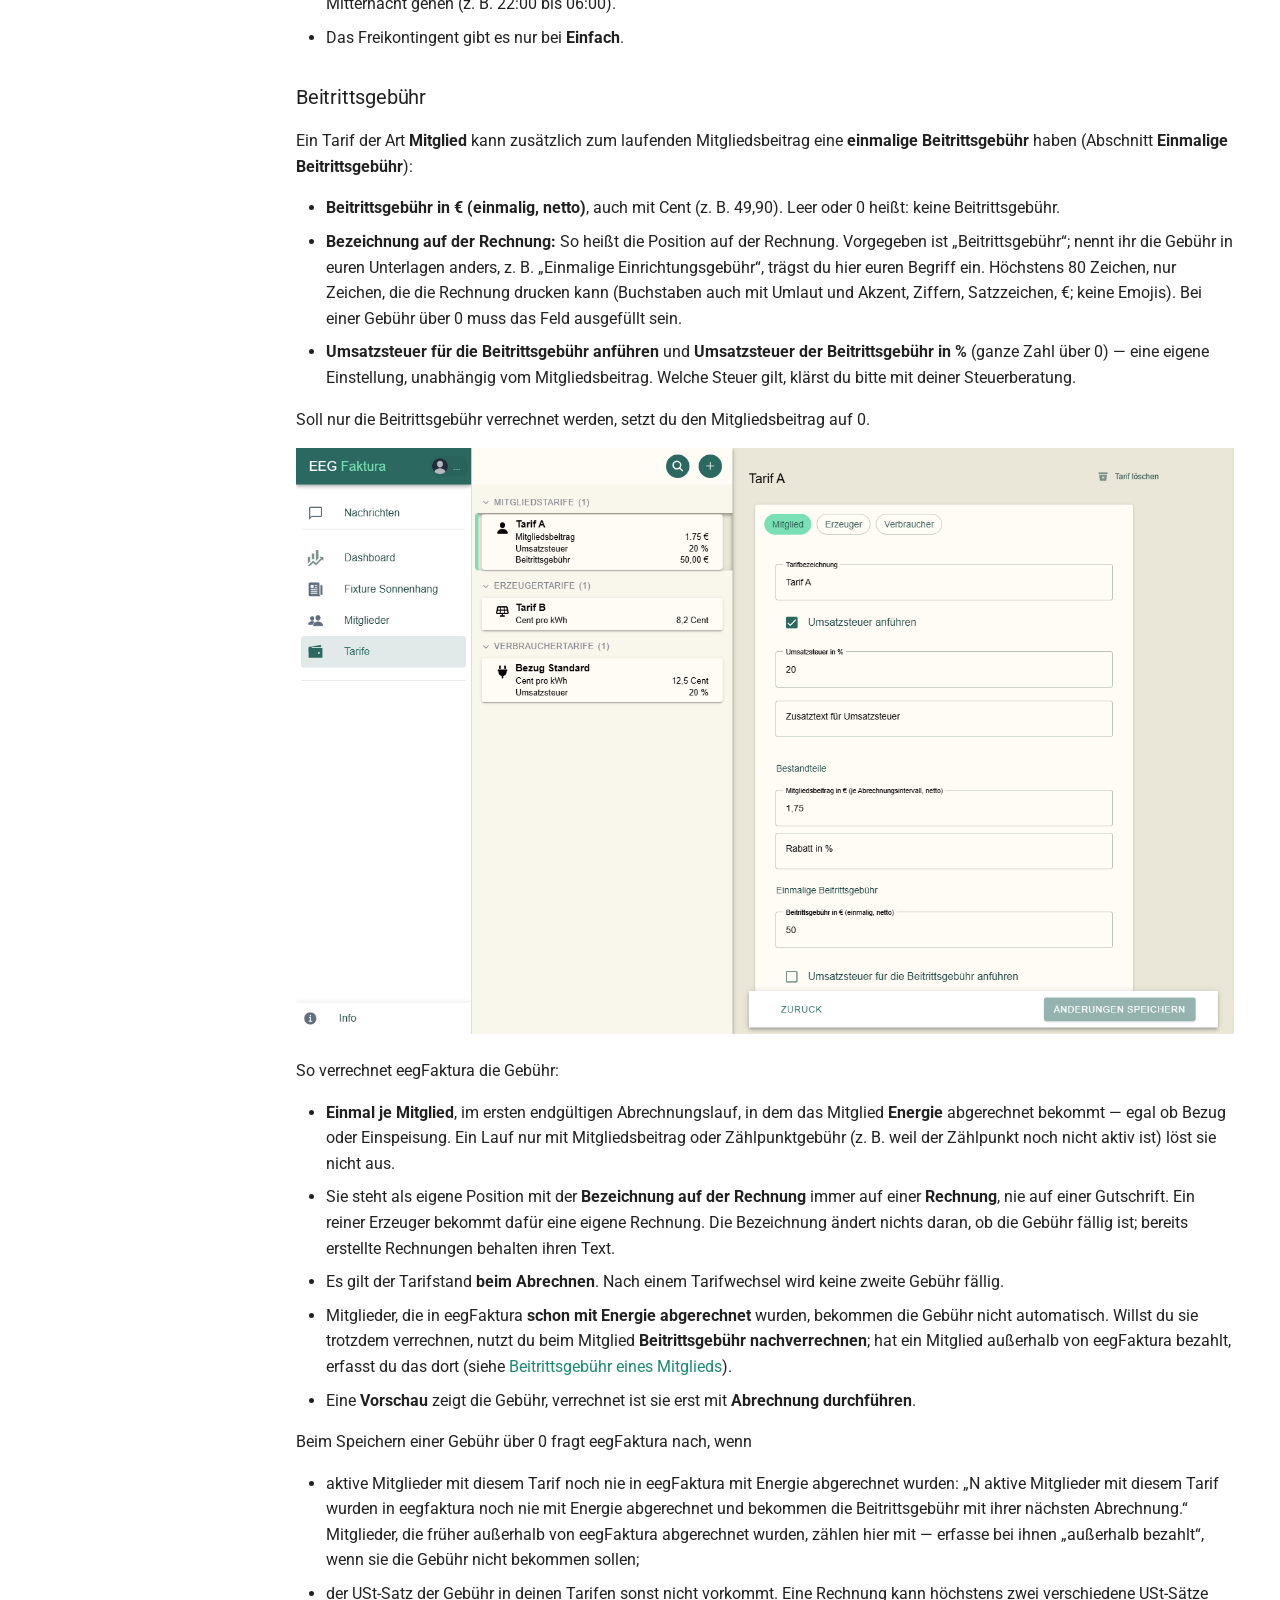
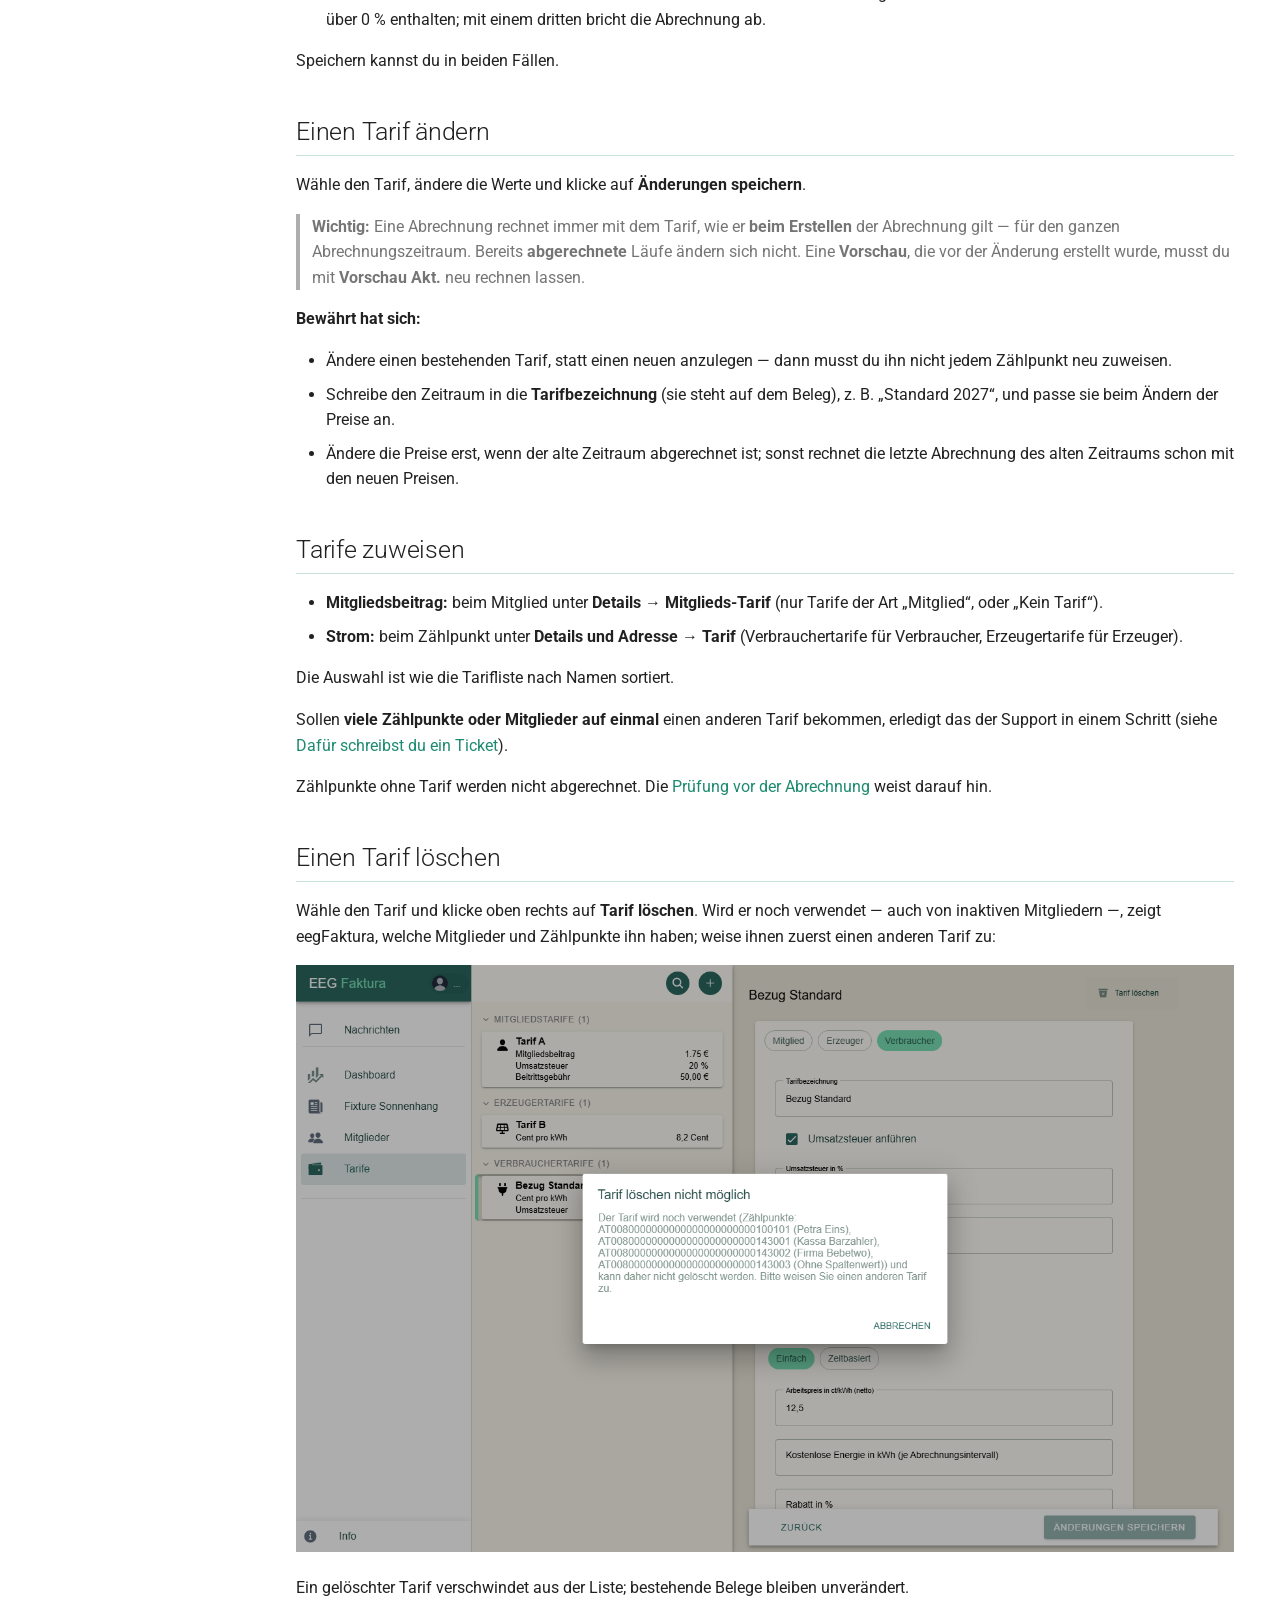
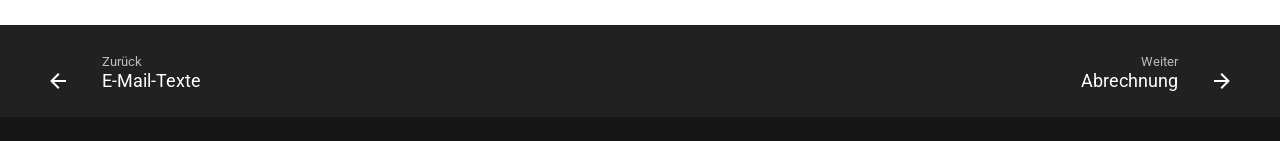
<file: 04-tarife/index.html>
<!doctype html>
<html lang="de" class="no-js">
  <head>
    
      <meta charset="utf-8">
      <meta name="viewport" content="width=device-width,initial-scale=1">
      
        <meta name="description" content="Bedienungsanleitung für EEG-Admins">
      
      
        <meta name="author" content="vfeeg">
      
      
        <link rel="canonical" href="https://eegfaktura.github.io/eegfaktura-user-guide/04-tarife/">
      
      
        <link rel="prev" href="../03-email-texte/">
      
      
        <link rel="next" href="../05-abrechnung/">
      
      
        
      
      
      <link rel="icon" href="../assets/images/favicon.png">
      <meta name="generator" content="mkdocs-1.6.1, mkdocs-material-9.7.7">
    
    
      
        <title>Tarife - eegFaktura — Benutzerhandbuch</title>
      
    
    
      <link rel="stylesheet" href="../assets/stylesheets/main.ec1eaa64.min.css">
      
        
        <link rel="stylesheet" href="../assets/stylesheets/palette.ab4e12ef.min.css">
      
      


    
    
      
    
    
      
    
    
      <link rel="stylesheet" href="../assets/fonts/fonts.css">
    
      <link rel="stylesheet" href="../stylesheets/vfeeg.css">
    
    <script>__md_scope=new URL("..",location),__md_hash=e=>[...e].reduce(((e,_)=>(e<<5)-e+_.charCodeAt(0)),0),__md_get=(e,_=localStorage,t=__md_scope)=>JSON.parse(_.getItem(t.pathname+"."+e)),__md_set=(e,_,t=localStorage,a=__md_scope)=>{try{t.setItem(a.pathname+"."+e,JSON.stringify(_))}catch(e){}}</script>
    
      

    
    
  </head>
  
  
    
    
      
    
    
    
    
    <body dir="ltr" data-md-color-scheme="default" data-md-color-primary="custom" data-md-color-accent="custom">
  
    
    <input class="md-toggle" data-md-toggle="drawer" type="checkbox" id="__drawer" autocomplete="off">
    <input class="md-toggle" data-md-toggle="search" type="checkbox" id="__search" autocomplete="off">
    <label class="md-overlay" for="__drawer"></label>
    <div data-md-component="skip">
      
        
        <a href="#tarife" class="md-skip">
          Zum Inhalt
        </a>
      
    </div>
    <div data-md-component="announce">
      
    </div>
    
    
      

  

<header class="md-header md-header--shadow" data-md-component="header">
  <nav class="md-header__inner md-grid" aria-label="Kopfzeile">
    <a href=".." title="eegFaktura — Benutzerhandbuch" class="md-header__button md-logo" aria-label="eegFaktura — Benutzerhandbuch" data-md-component="logo">
      
  
  <svg xmlns="http://www.w3.org/2000/svg" viewBox="0 0 24 24"><path d="M12 8a3 3 0 0 0 3-3 3 3 0 0 0-3-3 3 3 0 0 0-3 3 3 3 0 0 0 3 3m0 3.54C9.64 9.35 6.5 8 3 8v11c3.5 0 6.64 1.35 9 3.54 2.36-2.19 5.5-3.54 9-3.54V8c-3.5 0-6.64 1.35-9 3.54"/></svg>

    </a>
    <label class="md-header__button md-icon" for="__drawer">
      
      <svg xmlns="http://www.w3.org/2000/svg" viewBox="0 0 24 24"><path d="M3 6h18v2H3zm0 5h18v2H3zm0 5h18v2H3z"/></svg>
    </label>
    <div class="md-header__title" data-md-component="header-title">
      <div class="md-header__ellipsis">
        <div class="md-header__topic">
          <span class="md-ellipsis">
            eegFaktura — Benutzerhandbuch
          </span>
        </div>
        <div class="md-header__topic" data-md-component="header-topic">
          <span class="md-ellipsis">
            
              Tarife
            
          </span>
        </div>
      </div>
    </div>
    
      
        <form class="md-header__option" data-md-component="palette">
  
    
    
    
    <input class="md-option" data-md-color-media="(prefers-color-scheme: light)" data-md-color-scheme="default" data-md-color-primary="custom" data-md-color-accent="custom"  aria-label="Dunkles Theme"  type="radio" name="__palette" id="__palette_0">
    
      <label class="md-header__button md-icon" title="Dunkles Theme" for="__palette_1" hidden>
        <svg xmlns="http://www.w3.org/2000/svg" viewBox="0 0 24 24"><path d="m17.75 4.09-2.53 1.94.91 3.06-2.63-1.81-2.63 1.81.91-3.06-2.53-1.94L12.44 4l1.06-3 1.06 3zm3.5 6.91-1.64 1.25.59 1.98-1.7-1.17-1.7 1.17.59-1.98L15.75 11l2.06-.05L18.5 9l.69 1.95zm-2.28 4.95c.83-.08 1.72 1.1 1.19 1.85-.32.45-.66.87-1.08 1.27C15.17 23 8.84 23 4.94 19.07c-3.91-3.9-3.91-10.24 0-14.14.4-.4.82-.76 1.27-1.08.75-.53 1.93.36 1.85 1.19-.27 2.86.69 5.83 2.89 8.02a9.96 9.96 0 0 0 8.02 2.89m-1.64 2.02a12.08 12.08 0 0 1-7.8-3.47c-2.17-2.19-3.33-5-3.49-7.82-2.81 3.14-2.7 7.96.31 10.98 3.02 3.01 7.84 3.12 10.98.31"/></svg>
      </label>
    
  
    
    
    
    <input class="md-option" data-md-color-media="(prefers-color-scheme: dark)" data-md-color-scheme="slate" data-md-color-primary="custom" data-md-color-accent="custom"  aria-label="Helles Theme"  type="radio" name="__palette" id="__palette_1">
    
      <label class="md-header__button md-icon" title="Helles Theme" for="__palette_0" hidden>
        <svg xmlns="http://www.w3.org/2000/svg" viewBox="0 0 24 24"><path d="M12 7a5 5 0 0 1 5 5 5 5 0 0 1-5 5 5 5 0 0 1-5-5 5 5 0 0 1 5-5m0 2a3 3 0 0 0-3 3 3 3 0 0 0 3 3 3 3 0 0 0 3-3 3 3 0 0 0-3-3m0-7 2.39 3.42C13.65 5.15 12.84 5 12 5s-1.65.15-2.39.42zM3.34 7l4.16-.35A7.2 7.2 0 0 0 5.94 8.5c-.44.74-.69 1.5-.83 2.29zm.02 10 1.76-3.77a7.131 7.131 0 0 0 2.38 4.14zM20.65 7l-1.77 3.79a7.02 7.02 0 0 0-2.38-4.15zm-.01 10-4.14.36c.59-.51 1.12-1.14 1.54-1.86.42-.73.69-1.5.83-2.29zM12 22l-2.41-3.44c.74.27 1.55.44 2.41.44.82 0 1.63-.17 2.37-.44z"/></svg>
      </label>
    
  
</form>
      
    
    
      <script>var palette=__md_get("__palette");if(palette&&palette.color){if("(prefers-color-scheme)"===palette.color.media){var media=matchMedia("(prefers-color-scheme: light)"),input=document.querySelector(media.matches?"[data-md-color-media='(prefers-color-scheme: light)']":"[data-md-color-media='(prefers-color-scheme: dark)']");palette.color.media=input.getAttribute("data-md-color-media"),palette.color.scheme=input.getAttribute("data-md-color-scheme"),palette.color.primary=input.getAttribute("data-md-color-primary"),palette.color.accent=input.getAttribute("data-md-color-accent")}for(var[key,value]of Object.entries(palette.color))document.body.setAttribute("data-md-color-"+key,value)}</script>
    
    
    
      
      
        <label class="md-header__button md-icon" for="__search">
          
          <svg xmlns="http://www.w3.org/2000/svg" viewBox="0 0 24 24"><path d="M9.5 3A6.5 6.5 0 0 1 16 9.5c0 1.61-.59 3.09-1.56 4.23l.27.27h.79l5 5-1.5 1.5-5-5v-.79l-.27-.27A6.52 6.52 0 0 1 9.5 16 6.5 6.5 0 0 1 3 9.5 6.5 6.5 0 0 1 9.5 3m0 2C7 5 5 7 5 9.5S7 14 9.5 14 14 12 14 9.5 12 5 9.5 5"/></svg>
        </label>
        <div class="md-search" data-md-component="search" role="dialog">
  <label class="md-search__overlay" for="__search"></label>
  <div class="md-search__inner" role="search">
    <form class="md-search__form" name="search">
      <input type="text" class="md-search__input" name="query" aria-label="Suche" placeholder="Suche" autocapitalize="off" autocorrect="off" autocomplete="off" spellcheck="false" data-md-component="search-query" required>
      <label class="md-search__icon md-icon" for="__search">
        
        <svg xmlns="http://www.w3.org/2000/svg" viewBox="0 0 24 24"><path d="M9.5 3A6.5 6.5 0 0 1 16 9.5c0 1.61-.59 3.09-1.56 4.23l.27.27h.79l5 5-1.5 1.5-5-5v-.79l-.27-.27A6.52 6.52 0 0 1 9.5 16 6.5 6.5 0 0 1 3 9.5 6.5 6.5 0 0 1 9.5 3m0 2C7 5 5 7 5 9.5S7 14 9.5 14 14 12 14 9.5 12 5 9.5 5"/></svg>
        
        <svg xmlns="http://www.w3.org/2000/svg" viewBox="0 0 24 24"><path d="M20 11v2H8l5.5 5.5-1.42 1.42L4.16 12l7.92-7.92L13.5 5.5 8 11z"/></svg>
      </label>
      <nav class="md-search__options" aria-label="Suche">
        
        <button type="reset" class="md-search__icon md-icon" title="Zurücksetzen" aria-label="Zurücksetzen" tabindex="-1">
          
          <svg xmlns="http://www.w3.org/2000/svg" viewBox="0 0 24 24"><path d="M19 6.41 17.59 5 12 10.59 6.41 5 5 6.41 10.59 12 5 17.59 6.41 19 12 13.41 17.59 19 19 17.59 13.41 12z"/></svg>
        </button>
      </nav>
      
        <div class="md-search__suggest" data-md-component="search-suggest"></div>
      
    </form>
    <div class="md-search__output">
      <div class="md-search__scrollwrap" tabindex="0" data-md-scrollfix>
        <div class="md-search-result" data-md-component="search-result">
          <div class="md-search-result__meta">
            Suche wird initialisiert
          </div>
          <ol class="md-search-result__list" role="presentation"></ol>
        </div>
      </div>
    </div>
  </div>
</div>
      
    
    
  </nav>
  
</header>
    
    <div class="md-container" data-md-component="container">
      
      
        
          
        
      
      <main class="md-main" data-md-component="main">
        <div class="md-main__inner md-grid">
          
            
              
              <div class="md-sidebar md-sidebar--primary" data-md-component="sidebar" data-md-type="navigation" >
                <div class="md-sidebar__scrollwrap">
                  <div class="md-sidebar__inner">
                    



  

<nav class="md-nav md-nav--primary md-nav--integrated" aria-label="Navigation" data-md-level="0">
  <label class="md-nav__title" for="__drawer">
    <a href=".." title="eegFaktura — Benutzerhandbuch" class="md-nav__button md-logo" aria-label="eegFaktura — Benutzerhandbuch" data-md-component="logo">
      
  
  <svg xmlns="http://www.w3.org/2000/svg" viewBox="0 0 24 24"><path d="M12 8a3 3 0 0 0 3-3 3 3 0 0 0-3-3 3 3 0 0 0-3 3 3 3 0 0 0 3 3m0 3.54C9.64 9.35 6.5 8 3 8v11c3.5 0 6.64 1.35 9 3.54 2.36-2.19 5.5-3.54 9-3.54V8c-3.5 0-6.64 1.35-9 3.54"/></svg>

    </a>
    eegFaktura — Benutzerhandbuch
  </label>
  
  <ul class="md-nav__list" data-md-scrollfix>
    
      
      
  
  
  
  
    <li class="md-nav__item">
      <a href=".." class="md-nav__link">
        
  
  
  <span class="md-ellipsis">
    
  
    Überblick
  

    
  </span>
  
  

      </a>
    </li>
  

    
      
      
  
  
  
  
    <li class="md-nav__item">
      <a href="../changelog/" class="md-nav__link">
        
  
  
  <span class="md-ellipsis">
    
  
    Was ist neu?
  

    
  </span>
  
  

      </a>
    </li>
  

    
      
      
  
  
  
  
    <li class="md-nav__item">
      <a href="../einrichtung-hilfe/" class="md-nav__link">
        
  
  
  <span class="md-ellipsis">
    
  
    Einrichtung & Hilfe
  

    
  </span>
  
  

      </a>
    </li>
  

    
      
      
  
  
  
  
    <li class="md-nav__item">
      <a href="../01-anmeldung/" class="md-nav__link">
        
  
  
  <span class="md-ellipsis">
    
  
    Anmeldung & Oberfläche
  

    
  </span>
  
  

      </a>
    </li>
  

    
      
      
  
  
  
  
    <li class="md-nav__item">
      <a href="../dashboard/" class="md-nav__link">
        
  
  
  <span class="md-ellipsis">
    
  
    Dashboard
  

    
  </span>
  
  

      </a>
    </li>
  

    
      
      
  
  
  
  
    <li class="md-nav__item">
      <a href="../eeg-seite/" class="md-nav__link">
        
  
  
  <span class="md-ellipsis">
    
  
    EEG-Seite
  

    
  </span>
  
  

      </a>
    </li>
  

    
      
      
  
  
  
  
    <li class="md-nav__item">
      <a href="../02-mitglieder-zaehlpunkte/" class="md-nav__link">
        
  
  
  <span class="md-ellipsis">
    
  
    Mitglieder & Zählpunkte
  

    
  </span>
  
  

      </a>
    </li>
  

    
      
      
  
  
  
  
    <li class="md-nav__item">
      <a href="../stammdaten-import/" class="md-nav__link">
        
  
  
  <span class="md-ellipsis">
    
  
    Stammdaten aus Excel importieren
  

    
  </span>
  
  

      </a>
    </li>
  

    
      
      
  
  
  
  
    <li class="md-nav__item">
      <a href="../03-email-texte/" class="md-nav__link">
        
  
  
  <span class="md-ellipsis">
    
  
    E-Mail-Texte
  

    
  </span>
  
  

      </a>
    </li>
  

    
      
      
  
  
    
  
  
  
    <li class="md-nav__item md-nav__item--active">
      
      <input class="md-nav__toggle md-toggle" type="checkbox" id="__toc">
      
      
        
      
      
        <label class="md-nav__link md-nav__link--active" for="__toc">
          
  
  
  <span class="md-ellipsis">
    
  
    Tarife
  

    
  </span>
  
  

          <span class="md-nav__icon md-icon"></span>
        </label>
      
      <a href="./" class="md-nav__link md-nav__link--active">
        
  
  
  <span class="md-ellipsis">
    
  
    Tarife
  

    
  </span>
  
  

      </a>
      
        

<nav class="md-nav md-nav--secondary" aria-label="Inhaltsverzeichnis">
  
  
  
    
  
  
    <label class="md-nav__title" for="__toc">
      <span class="md-nav__icon md-icon"></span>
      Inhaltsverzeichnis
    </label>
    <ul class="md-nav__list" data-md-component="toc" data-md-scrollfix>
      
        <li class="md-nav__item">
  <a href="#die-tarifliste" class="md-nav__link">
    <span class="md-ellipsis">
      
        Die Tarifliste
      
    </span>
  </a>
  
</li>
      
        <li class="md-nav__item">
  <a href="#einen-tarif-anlegen" class="md-nav__link">
    <span class="md-ellipsis">
      
        Einen Tarif anlegen
      
    </span>
  </a>
  
    <nav class="md-nav" aria-label="Einen Tarif anlegen">
      <ul class="md-nav__list">
        
          <li class="md-nav__item">
  <a href="#umsatzsteuer" class="md-nav__link">
    <span class="md-ellipsis">
      
        Umsatzsteuer
      
    </span>
  </a>
  
</li>
        
          <li class="md-nav__item">
  <a href="#bestandteile-je-art" class="md-nav__link">
    <span class="md-ellipsis">
      
        Bestandteile je Art
      
    </span>
  </a>
  
</li>
        
          <li class="md-nav__item">
  <a href="#zeitbasierte-tarife" class="md-nav__link">
    <span class="md-ellipsis">
      
        Zeitbasierte Tarife
      
    </span>
  </a>
  
</li>
        
          <li class="md-nav__item">
  <a href="#beitrittsgebuhr" class="md-nav__link">
    <span class="md-ellipsis">
      
        Beitrittsgebühr
      
    </span>
  </a>
  
</li>
        
      </ul>
    </nav>
  
</li>
      
        <li class="md-nav__item">
  <a href="#einen-tarif-andern" class="md-nav__link">
    <span class="md-ellipsis">
      
        Einen Tarif ändern
      
    </span>
  </a>
  
</li>
      
        <li class="md-nav__item">
  <a href="#tarife-zuweisen" class="md-nav__link">
    <span class="md-ellipsis">
      
        Tarife zuweisen
      
    </span>
  </a>
  
</li>
      
        <li class="md-nav__item">
  <a href="#einen-tarif-loschen" class="md-nav__link">
    <span class="md-ellipsis">
      
        Einen Tarif löschen
      
    </span>
  </a>
  
</li>
      
    </ul>
  
</nav>
      
    </li>
  

    
      
      
  
  
  
  
    <li class="md-nav__item">
      <a href="../05-abrechnung/" class="md-nav__link">
        
  
  
  <span class="md-ellipsis">
    
  
    Abrechnung
  

    
  </span>
  
  

      </a>
    </li>
  

    
      
      
  
  
  
  
    <li class="md-nav__item">
      <a href="../06-energiedaten/" class="md-nav__link">
        
  
  
  <span class="md-ellipsis">
    
  
    Energiedaten
  

    
  </span>
  
  

      </a>
    </li>
  

    
      
      
  
  
  
  
    <li class="md-nav__item">
      <a href="../07-nachrichten/" class="md-nav__link">
        
  
  
  <span class="md-ellipsis">
    
  
    Nachrichten
  

    
  </span>
  
  

      </a>
    </li>
  

    
      
      
  
  
  
  
    <li class="md-nav__item">
      <a href="../08-prozesse/" class="md-nav__link">
        
  
  
  <span class="md-ellipsis">
    
  
    Prozesse
  

    
  </span>
  
  

      </a>
    </li>
  

    
  </ul>
</nav>
                  </div>
                </div>
              </div>
            
            
          
          
            <div class="md-content" data-md-component="content">
              
              <article class="md-content__inner md-typeset">
                
                  



<h1 id="tarife">Tarife<a class="headerlink" href="#tarife" title="Link zu diesem Abschnitt">&para;</a></h1>
<p>Tarife legen fest, was deine Gemeinschaft verrechnet: den Mitgliedsbeitrag, den Preis für bezogenen Strom und die
Vergütung für eingespeisten Strom. Tarife anlegen und ändern können nur EEG-Admins.</p>
<h2 id="die-tarifliste">Die Tarifliste<a class="headerlink" href="#die-tarifliste" title="Link zu diesem Abschnitt">&para;</a></h2>
<p>Unter <strong>Tarife</strong> stehen links alle aktiven Tarife als Karten, rechts die Daten des gewählten Tarifs:</p>
<p><img alt="Tarifliste" src="../images/tarife-liste.png" /></p>
<p>Die Karten sind nach Art gruppiert: <strong>Mitgliedstarife</strong>, <strong>Erzeugertarife</strong> und <strong>Verbrauchertarife</strong>, jeweils nach
Namen sortiert (Zahlen in natürlicher Reihenfolge, „Beitritt 2 ZP“ vor „Beitritt 10 ZP“). Die Zahl hinter der
Überschrift nennt die Tarife der Gruppe (bei einer Suche die Treffer); ein Klick auf die Überschrift klappt die Gruppe zu oder auf. Beim Öffnen der
Seite sind alle Gruppen offen. Der gewählte Tarif bleibt immer sichtbar.</p>
<p>Die <strong>Lupe</strong> neben dem <strong>+</strong> blendet ein Suchfeld ein („Tarif suchen“): Es sucht im Tarifnamen, ohne auf Groß- und
Kleinschreibung oder Akzente zu achten, und öffnet die Gruppen mit Treffern. Ein zweiter Klick auf die Lupe schließt
die Suche.</p>
<p>Das Symbol zeigt die Art:</p>
<table>
<thead>
<tr>
<th>Symbol</th>
<th>Art</th>
<th>Wofür</th>
</tr>
</thead>
<tbody>
<tr>
<td>Person</td>
<td><strong>Mitglied</strong></td>
<td>den Mitgliedsbeitrag je Abrechnungsintervall (also je Abrechnung)</td>
</tr>
<tr>
<td>Solarmodul</td>
<td><strong>Erzeuger</strong></td>
<td>die Vergütung für eingespeisten Strom (Gutschrift)</td>
</tr>
<tr>
<td>Stecker</td>
<td><strong>Verbraucher</strong></td>
<td>den Preis für bezogenen Strom (Rechnung)</td>
</tr>
</tbody>
</table>
<p>Auf der Karte stehen die wichtigsten Werte, z. B. Mitgliedsbeitrag, Beitrittsgebühr, Cent pro kWh, Inklusive kWh,
Zählpunktgebühr und Umsatzsteuer.</p>
<h2 id="einen-tarif-anlegen">Einen Tarif anlegen<a class="headerlink" href="#einen-tarif-anlegen" title="Link zu diesem Abschnitt">&para;</a></h2>
<ol>
<li>Klicke oben in der Tarifliste auf <strong>+</strong>.</li>
<li>Wähle die Art: <strong>Mitglied</strong>, <strong>Erzeuger</strong> oder <strong>Verbraucher</strong>. Die Art lässt sich später nicht mehr ändern.</li>
<li>Gib die <strong>Tarifbezeichnung</strong> ein. Erlaubt sind Buchstaben (auch Umlaute und ß), Ziffern, Leerzeichen, <code>-</code> und <code>_</code>; jeder
   Name darf nur einmal vorkommen.</li>
<li>Fülle die Bestandteile aus (siehe unten) und klicke auf <strong>Änderungen speichern</strong>. Ein Zahlenfeld, das du leerst,
   zählt als 0.</li>
</ol>
<h3 id="umsatzsteuer">Umsatzsteuer<a class="headerlink" href="#umsatzsteuer" title="Link zu diesem Abschnitt">&para;</a></h3>
<p>Hake <strong>Umsatzsteuer anführen</strong> an, wenn auf dem Beleg Umsatzsteuer ausgewiesen werden soll. Dann trägst du
<strong>Umsatzsteuer in %</strong> und optional einen <strong>Zusatztext für Umsatzsteuer</strong> ein. Der Zusatztext steht auf dem Beleg
unter den Positionen, z. B. für einen Hinweis zur Steuer, den dir deine Steuerberatung nennt. Er wird nur bei
Erzeuger- und Verbrauchertarifen gedruckt, nicht beim Mitgliedstarif.</p>
<p>Welche Steuer gilt, klärst du bitte mit deiner Steuerberatung. Was für Gutschriften an Erzeuger mit und ohne UID
gilt, steht unter <a href="../05-abrechnung/#gutschriften-und-umsatzsteuer">Gutschriften und Umsatzsteuer</a>.
<a href="https://docs.eegfaktura.at/books/hintergrundwissen/page/die-umsatzsteuerlich-korrekte-ausfuhrung-von-rechnungen-und-gutschriften">Hintergrund zu Mitgliedstypen und Steuersätzen (keine Steuerberatung)</a>.</p>
<p>Ohne den Haken stehen die Positionen dieses Tarifs auf dem Beleg mit <strong>0 %</strong> in der USt-Spalte, und für sie gibt es
keine eigene USt-Summenzeile.</p>
<h3 id="bestandteile-je-art">Bestandteile je Art<a class="headerlink" href="#bestandteile-je-art" title="Link zu diesem Abschnitt">&para;</a></h3>
<table>
<thead>
<tr>
<th>Art</th>
<th>Felder</th>
</tr>
</thead>
<tbody>
<tr>
<td><strong>Mitglied</strong></td>
<td><strong>Mitgliedsbeitrag in €</strong> (je Abrechnungsintervall, netto), <strong>Rabatt in %</strong> (ganze Zahl); optional die <a href="#beitrittsgebuhr">Beitrittsgebühr</a></td>
</tr>
<tr>
<td><strong>Erzeuger</strong></td>
<td><strong>Arbeitspreis in ct/kWh</strong> (netto); optional <strong>Zählpunktgebühr einheben?</strong> mit <strong>Zählpunktgebühr in €</strong> und eigener <strong>USt. für Zählpunktgebühr in %</strong></td>
</tr>
<tr>
<td><strong>Verbraucher</strong></td>
<td><strong>Arbeitspreis in ct/kWh</strong> (netto), <strong>Kostenlose Energie in kWh</strong> (Freikontingent je Abrechnungsintervall und <strong>je Zählpunkt</strong>), <strong>Rabatt in %</strong>; optional <strong>Zählpunktgebühr einheben?</strong> (mit der USt des Tarifs)</td>
</tr>
</tbody>
</table>
<p>Die Zählpunktgebühr steht immer auf einer <strong>Rechnung</strong>, auch bei einem Erzeugertarif (siehe
<a href="../05-abrechnung/#was-auf-einem-beleg-steht">Was auf einem Beleg steht</a>).</p>
<h3 id="zeitbasierte-tarife">Zeitbasierte Tarife<a class="headerlink" href="#zeitbasierte-tarife" title="Link zu diesem Abschnitt">&para;</a></h3>
<p>Bei <strong>Erzeuger</strong> und <strong>Verbraucher</strong> kannst du statt <strong>Einfach</strong> auch <strong>Zeitbasiert</strong> wählen. Dann gilt ein
<strong>Basispreis in ct/kWh</strong> und bis zu zwei Zeiträume mit eigenem Preis, z. B. ein günstigerer Mittagstarif:</p>
<p><img alt="Neuer zeitbasierter Tarif" src="../images/tarife-neu-zeitbasiert.png" /></p>
<ul>
<li>Je Zeitraum, hier für den ersten: <strong>Zeitraum 1 aktiv</strong> anhaken, <strong>Tarifname Zeitraum 1</strong>, <strong>Von</strong> und <strong>Bis</strong> (im
  15-Minuten-Raster) und <strong>Preis Zeitraum 1 in ct/kWh</strong>.</li>
<li>Mindestens ein Zeitraum muss aktiv sein. Die beiden Zeiträume dürfen sich nicht überschneiden; ein Zeitraum darf
  über Mitternacht gehen (z. B. 22:00 bis 06:00).</li>
<li>Das Freikontingent gibt es nur bei <strong>Einfach</strong>.</li>
</ul>
<h3 id="beitrittsgebuhr">Beitrittsgebühr<a class="headerlink" href="#beitrittsgebuhr" title="Link zu diesem Abschnitt">&para;</a></h3>
<p>Ein Tarif der Art <strong>Mitglied</strong> kann zusätzlich zum laufenden Mitgliedsbeitrag eine <strong>einmalige Beitrittsgebühr</strong>
haben (Abschnitt <strong>Einmalige Beitrittsgebühr</strong>):</p>
<ul>
<li><strong>Beitrittsgebühr in € (einmalig, netto)</strong>, auch mit Cent (z. B. 49,90). Leer oder 0 heißt: keine Beitrittsgebühr.</li>
<li><strong>Bezeichnung auf der Rechnung:</strong> So heißt die Position auf der Rechnung. Vorgegeben ist „Beitrittsgebühr“; nennt
  ihr die Gebühr in euren Unterlagen anders, z. B. „Einmalige Einrichtungsgebühr“, trägst du hier euren Begriff ein.
  Höchstens 80 Zeichen, nur Zeichen, die die Rechnung drucken kann (Buchstaben auch mit Umlaut und Akzent, Ziffern,
  Satzzeichen, €; keine Emojis). Bei einer Gebühr über 0 muss das Feld ausgefüllt sein.</li>
<li><strong>Umsatzsteuer für die Beitrittsgebühr anführen</strong> und <strong>Umsatzsteuer der Beitrittsgebühr in %</strong> (ganze Zahl über
  0) — eine eigene Einstellung, unabhängig vom Mitgliedsbeitrag. Welche Steuer gilt, klärst du bitte mit deiner
  Steuerberatung.</li>
</ul>
<p>Soll nur die Beitrittsgebühr verrechnet werden, setzt du den Mitgliedsbeitrag auf 0.</p>
<p><img alt="Mitgliedstarif mit Beitrittsgebühr" src="../images/tarife-beitrittsgebuehr.png" /></p>
<p>So verrechnet eegFaktura die Gebühr:</p>
<ul>
<li><strong>Einmal je Mitglied</strong>, im ersten endgültigen Abrechnungslauf, in dem das Mitglied <strong>Energie</strong> abgerechnet bekommt —
  egal ob Bezug oder Einspeisung. Ein Lauf nur mit Mitgliedsbeitrag oder Zählpunktgebühr (z. B. weil der Zählpunkt
  noch nicht aktiv ist) löst sie nicht aus.</li>
<li>Sie steht als eigene Position mit der <strong>Bezeichnung auf der Rechnung</strong> immer auf einer <strong>Rechnung</strong>, nie auf einer
  Gutschrift. Ein reiner Erzeuger bekommt dafür eine eigene Rechnung. Die Bezeichnung ändert nichts daran, ob die
  Gebühr fällig ist; bereits erstellte Rechnungen behalten ihren Text.</li>
<li>Es gilt der Tarifstand <strong>beim Abrechnen</strong>. Nach einem Tarifwechsel wird keine zweite Gebühr fällig.</li>
<li>Mitglieder, die in eegFaktura <strong>schon mit Energie abgerechnet</strong> wurden, bekommen die Gebühr nicht automatisch. Willst
  du sie trotzdem verrechnen, nutzt du beim Mitglied <strong>Beitrittsgebühr nachverrechnen</strong>; hat ein Mitglied außerhalb
  von eegFaktura bezahlt, erfasst du das dort (siehe
  <a href="../02-mitglieder-zaehlpunkte/#beitrittsgebuhr-eines-mitglieds">Beitrittsgebühr eines Mitglieds</a>).</li>
<li>Eine <strong>Vorschau</strong> zeigt die Gebühr, verrechnet ist sie erst mit <strong>Abrechnung durchführen</strong>.</li>
</ul>
<p>Beim Speichern einer Gebühr über 0 fragt eegFaktura nach, wenn</p>
<ul>
<li>aktive Mitglieder mit diesem Tarif noch nie in eegFaktura mit Energie abgerechnet wurden: „N aktive Mitglieder mit
  diesem Tarif wurden in eegfaktura noch nie mit Energie abgerechnet und bekommen die Beitrittsgebühr mit ihrer
  nächsten Abrechnung.“ Mitglieder, die früher außerhalb von eegFaktura abgerechnet wurden, zählen hier mit — erfasse
  bei ihnen „außerhalb bezahlt“, wenn sie die Gebühr nicht bekommen sollen;</li>
<li>der USt-Satz der Gebühr in deinen Tarifen sonst nicht vorkommt. Eine Rechnung kann höchstens zwei verschiedene
  USt-Sätze über 0 % enthalten; mit einem dritten bricht die Abrechnung ab.</li>
</ul>
<p>Speichern kannst du in beiden Fällen.</p>
<h2 id="einen-tarif-andern">Einen Tarif ändern<a class="headerlink" href="#einen-tarif-andern" title="Link zu diesem Abschnitt">&para;</a></h2>
<p>Wähle den Tarif, ändere die Werte und klicke auf <strong>Änderungen speichern</strong>.</p>
<blockquote>
<p><strong>Wichtig:</strong> Eine Abrechnung rechnet immer mit dem Tarif, wie er <strong>beim Erstellen</strong> der Abrechnung gilt — für den
ganzen Abrechnungszeitraum. Bereits <strong>abgerechnete</strong> Läufe ändern sich nicht. Eine <strong>Vorschau</strong>, die vor der
Änderung erstellt wurde, musst du mit <strong>Vorschau Akt.</strong> neu rechnen lassen.</p>
</blockquote>
<p><strong>Bewährt hat sich:</strong></p>
<ul>
<li>Ändere einen bestehenden Tarif, statt einen neuen anzulegen — dann musst du ihn nicht jedem Zählpunkt neu zuweisen.</li>
<li>Schreibe den Zeitraum in die <strong>Tarifbezeichnung</strong> (sie steht auf dem Beleg), z. B. „Standard 2027“, und passe sie
  beim Ändern der Preise an.</li>
<li>Ändere die Preise erst, wenn der alte Zeitraum abgerechnet ist; sonst rechnet die letzte Abrechnung des alten
  Zeitraums schon mit den neuen Preisen.</li>
</ul>
<h2 id="tarife-zuweisen">Tarife zuweisen<a class="headerlink" href="#tarife-zuweisen" title="Link zu diesem Abschnitt">&para;</a></h2>
<ul>
<li><strong>Mitgliedsbeitrag:</strong> beim Mitglied unter <strong>Details → Mitglieds-Tarif</strong> (nur Tarife der Art „Mitglied“, oder
  „Kein Tarif“).</li>
<li><strong>Strom:</strong> beim Zählpunkt unter <strong>Details und Adresse → Tarif</strong> (Verbrauchertarife für Verbraucher, Erzeugertarife
  für Erzeuger).</li>
</ul>
<p>Die Auswahl ist wie die Tarifliste nach Namen sortiert.</p>
<p>Sollen <strong>viele Zählpunkte oder Mitglieder auf einmal</strong> einen anderen Tarif bekommen, erledigt das der Support in einem
Schritt (siehe <a href="../einrichtung-hilfe/#dafur-schreibst-du-ein-ticket">Dafür schreibst du ein Ticket</a>).</p>
<p>Zählpunkte ohne Tarif werden nicht abgerechnet. Die <a href="../05-abrechnung/#vorschau-erstellen">Prüfung vor der Abrechnung</a>
weist darauf hin.</p>
<h2 id="einen-tarif-loschen">Einen Tarif löschen<a class="headerlink" href="#einen-tarif-loschen" title="Link zu diesem Abschnitt">&para;</a></h2>
<p>Wähle den Tarif und klicke oben rechts auf <strong>Tarif löschen</strong>. Wird er noch verwendet — auch von inaktiven Mitgliedern —,
zeigt eegFaktura, welche Mitglieder und Zählpunkte ihn haben; weise ihnen zuerst einen anderen Tarif zu:</p>
<p><img alt="Tarif löschen nicht möglich" src="../images/tarife-loeschen-gesperrt.png" /></p>
<p>Ein gelöschter Tarif verschwindet aus der Liste; bestehende Belege bleiben unverändert.</p>












                
              </article>
            </div>
          
          
  <script>var tabs=__md_get("__tabs");if(Array.isArray(tabs))e:for(var set of document.querySelectorAll(".tabbed-set")){var labels=set.querySelector(".tabbed-labels");for(var tab of tabs)for(var label of labels.getElementsByTagName("label"))if(label.innerText.trim()===tab){var input=document.getElementById(label.htmlFor);input.checked=!0;continue e}}</script>

<script>var target=document.getElementById(location.hash.slice(1));target&&target.name&&(target.checked=target.name.startsWith("__tabbed_"))</script>
        </div>
        
          <button type="button" class="md-top md-icon" data-md-component="top" hidden>
  
  <svg xmlns="http://www.w3.org/2000/svg" viewBox="0 0 24 24"><path d="M13 20h-2V8l-5.5 5.5-1.42-1.42L12 4.16l7.92 7.92-1.42 1.42L13 8z"/></svg>
  Zurück zum Seitenanfang
</button>
        
      </main>
      
        <footer class="md-footer">
  
    
      
      <nav class="md-footer__inner md-grid" aria-label="Fußzeile" >
        
          
          <a href="../03-email-texte/" class="md-footer__link md-footer__link--prev" aria-label="Zurück: E-Mail-Texte">
            <div class="md-footer__button md-icon">
              
              <svg xmlns="http://www.w3.org/2000/svg" viewBox="0 0 24 24"><path d="M20 11v2H8l5.5 5.5-1.42 1.42L4.16 12l7.92-7.92L13.5 5.5 8 11z"/></svg>
            </div>
            <div class="md-footer__title">
              <span class="md-footer__direction">
                Zurück
              </span>
              <div class="md-ellipsis">
                E-Mail-Texte
              </div>
            </div>
          </a>
        
        
          
          <a href="../05-abrechnung/" class="md-footer__link md-footer__link--next" aria-label="Weiter: Abrechnung">
            <div class="md-footer__title">
              <span class="md-footer__direction">
                Weiter
              </span>
              <div class="md-ellipsis">
                Abrechnung
              </div>
            </div>
            <div class="md-footer__button md-icon">
              
              <svg xmlns="http://www.w3.org/2000/svg" viewBox="0 0 24 24"><path d="M4 11v2h12l-5.5 5.5 1.42 1.42L19.84 12l-7.92-7.92L10.5 5.5 16 11z"/></svg>
            </div>
          </a>
        
      </nav>
    
  
  <div class="md-footer-meta md-typeset">
    <div class="md-footer-meta__inner md-grid">
      <div class="md-copyright">
  
  
</div>
      
    </div>
  </div>
</footer>
      
    </div>
    <div class="md-dialog" data-md-component="dialog">
      <div class="md-dialog__inner md-typeset"></div>
    </div>
    
    
    
      
      
      <script id="__config" type="application/json">{"annotate": null, "base": "..", "features": ["navigation.sections", "navigation.expand", "navigation.indexes", "navigation.top", "navigation.footer", "toc.integrate", "search.suggest", "search.highlight", "content.code.copy", "content.tabs.link"], "search": "../assets/javascripts/workers/search.2c215733.min.js", "tags": null, "translations": {"clipboard.copied": "In Zwischenablage kopiert", "clipboard.copy": "In Zwischenablage kopieren", "search.result.more.one": "1 weiteres Suchergebnis auf dieser Seite", "search.result.more.other": "# weitere Suchergebnisse auf dieser Seite", "search.result.none": "Keine Suchergebnisse", "search.result.one": "1 Suchergebnis", "search.result.other": "# Suchergebnisse", "search.result.placeholder": "Suchbegriff eingeben", "search.result.term.missing": "Es fehlt", "select.version": "Version ausw\u00e4hlen"}, "version": null}</script>
    
    
      <script src="../assets/javascripts/bundle.d7400e89.min.js"></script>
      
    
  </body>
</html>
</file>
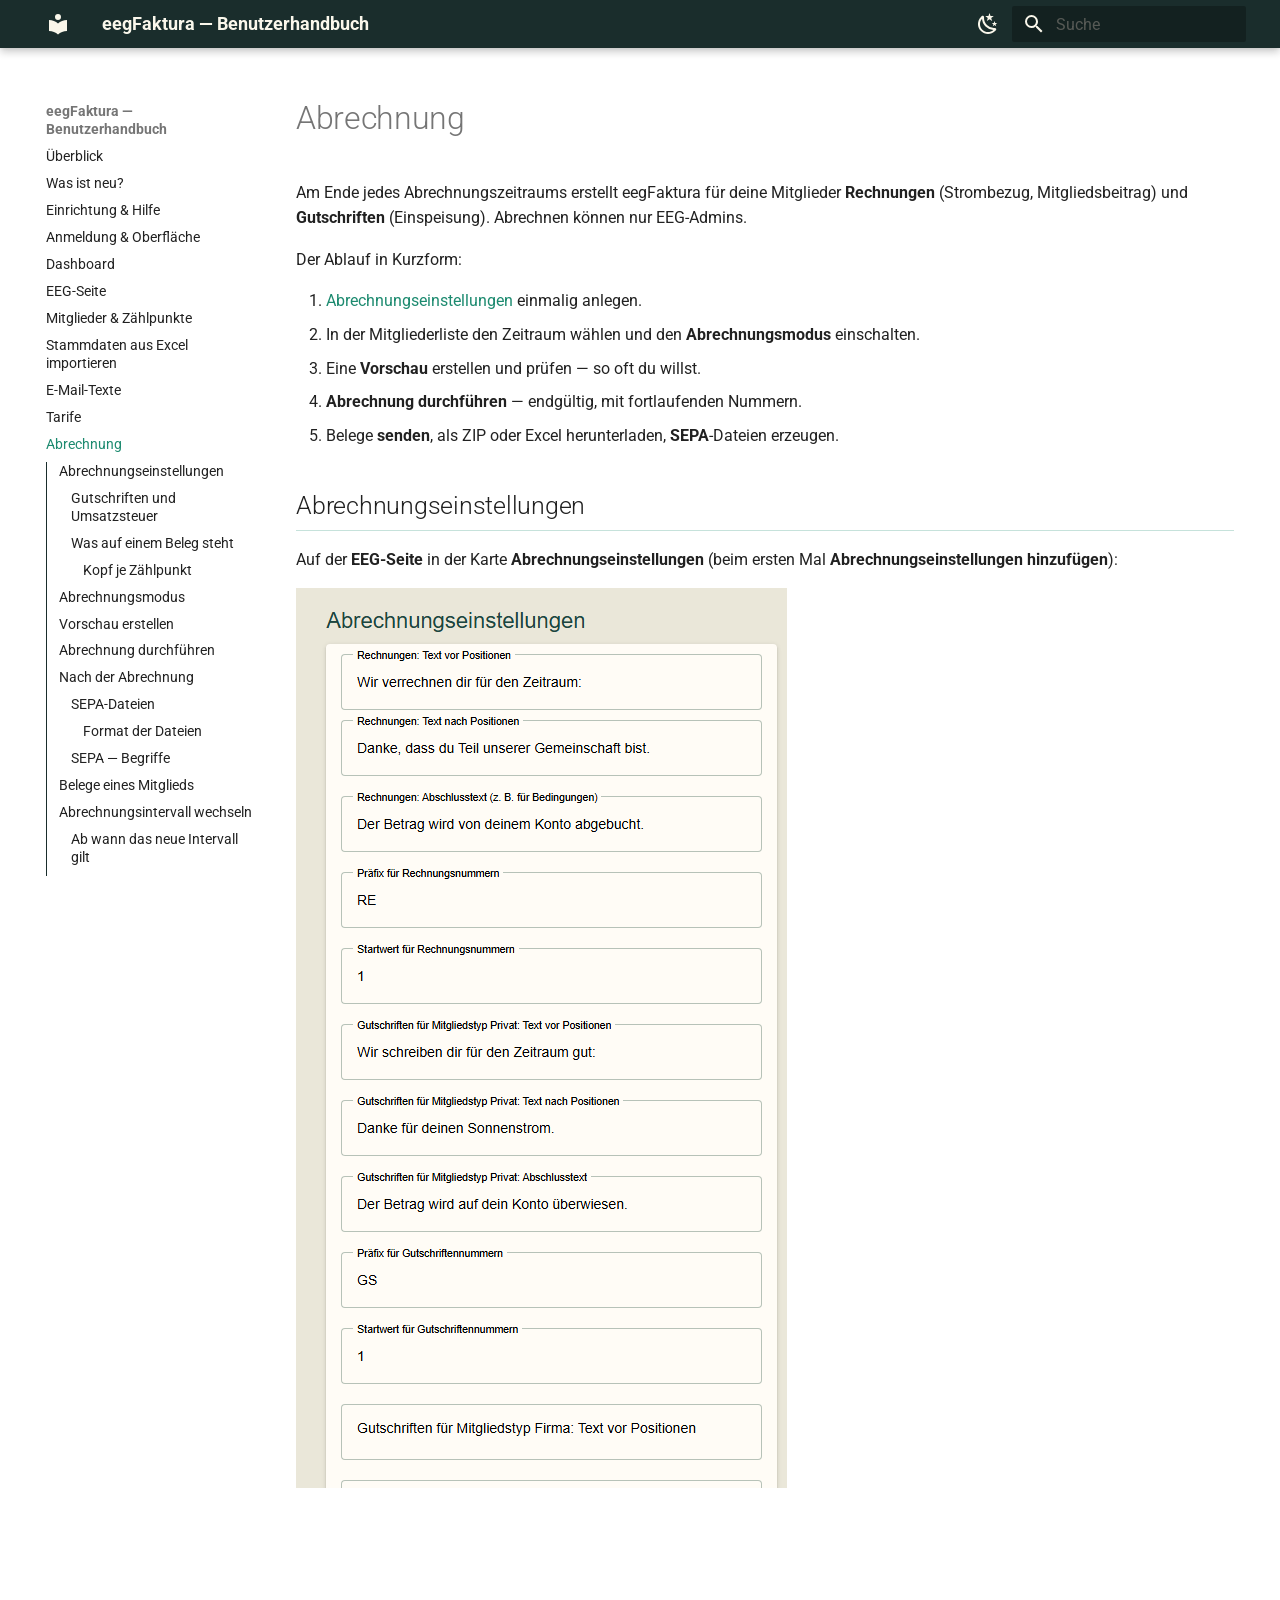
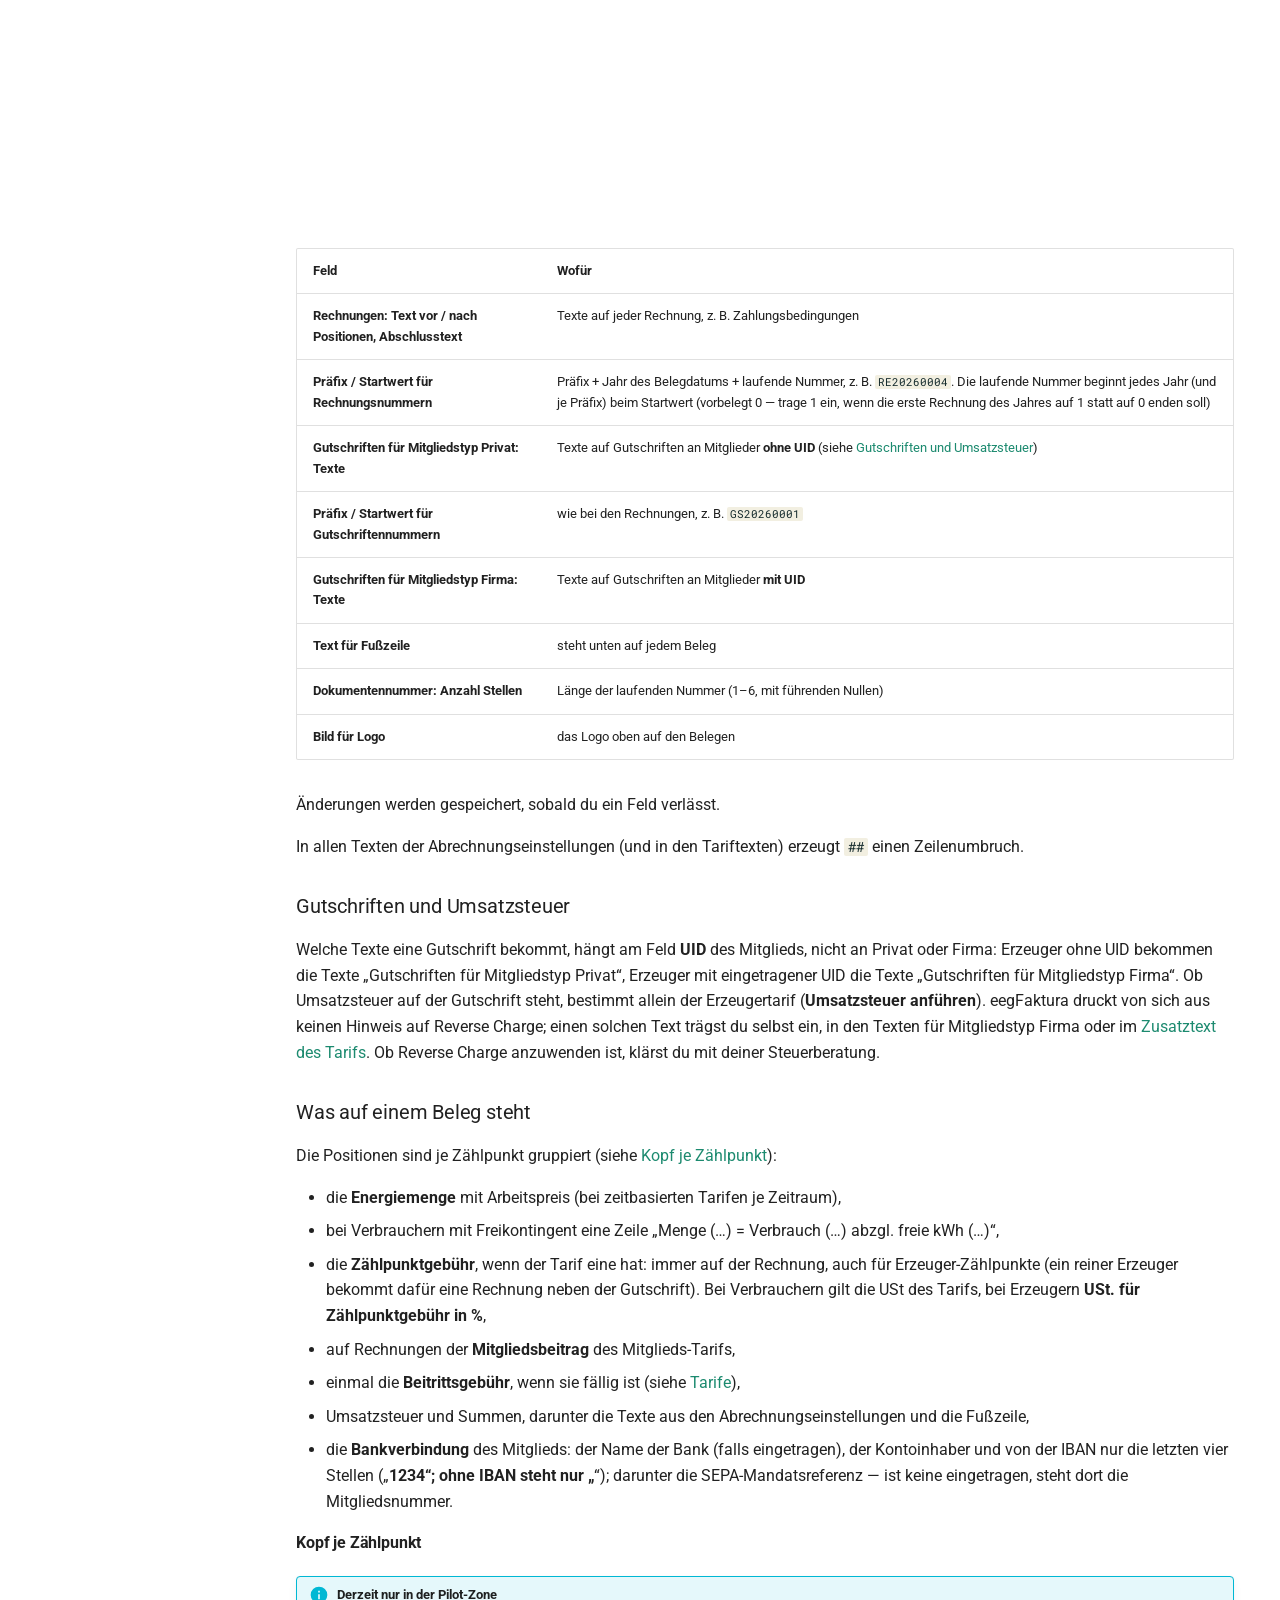
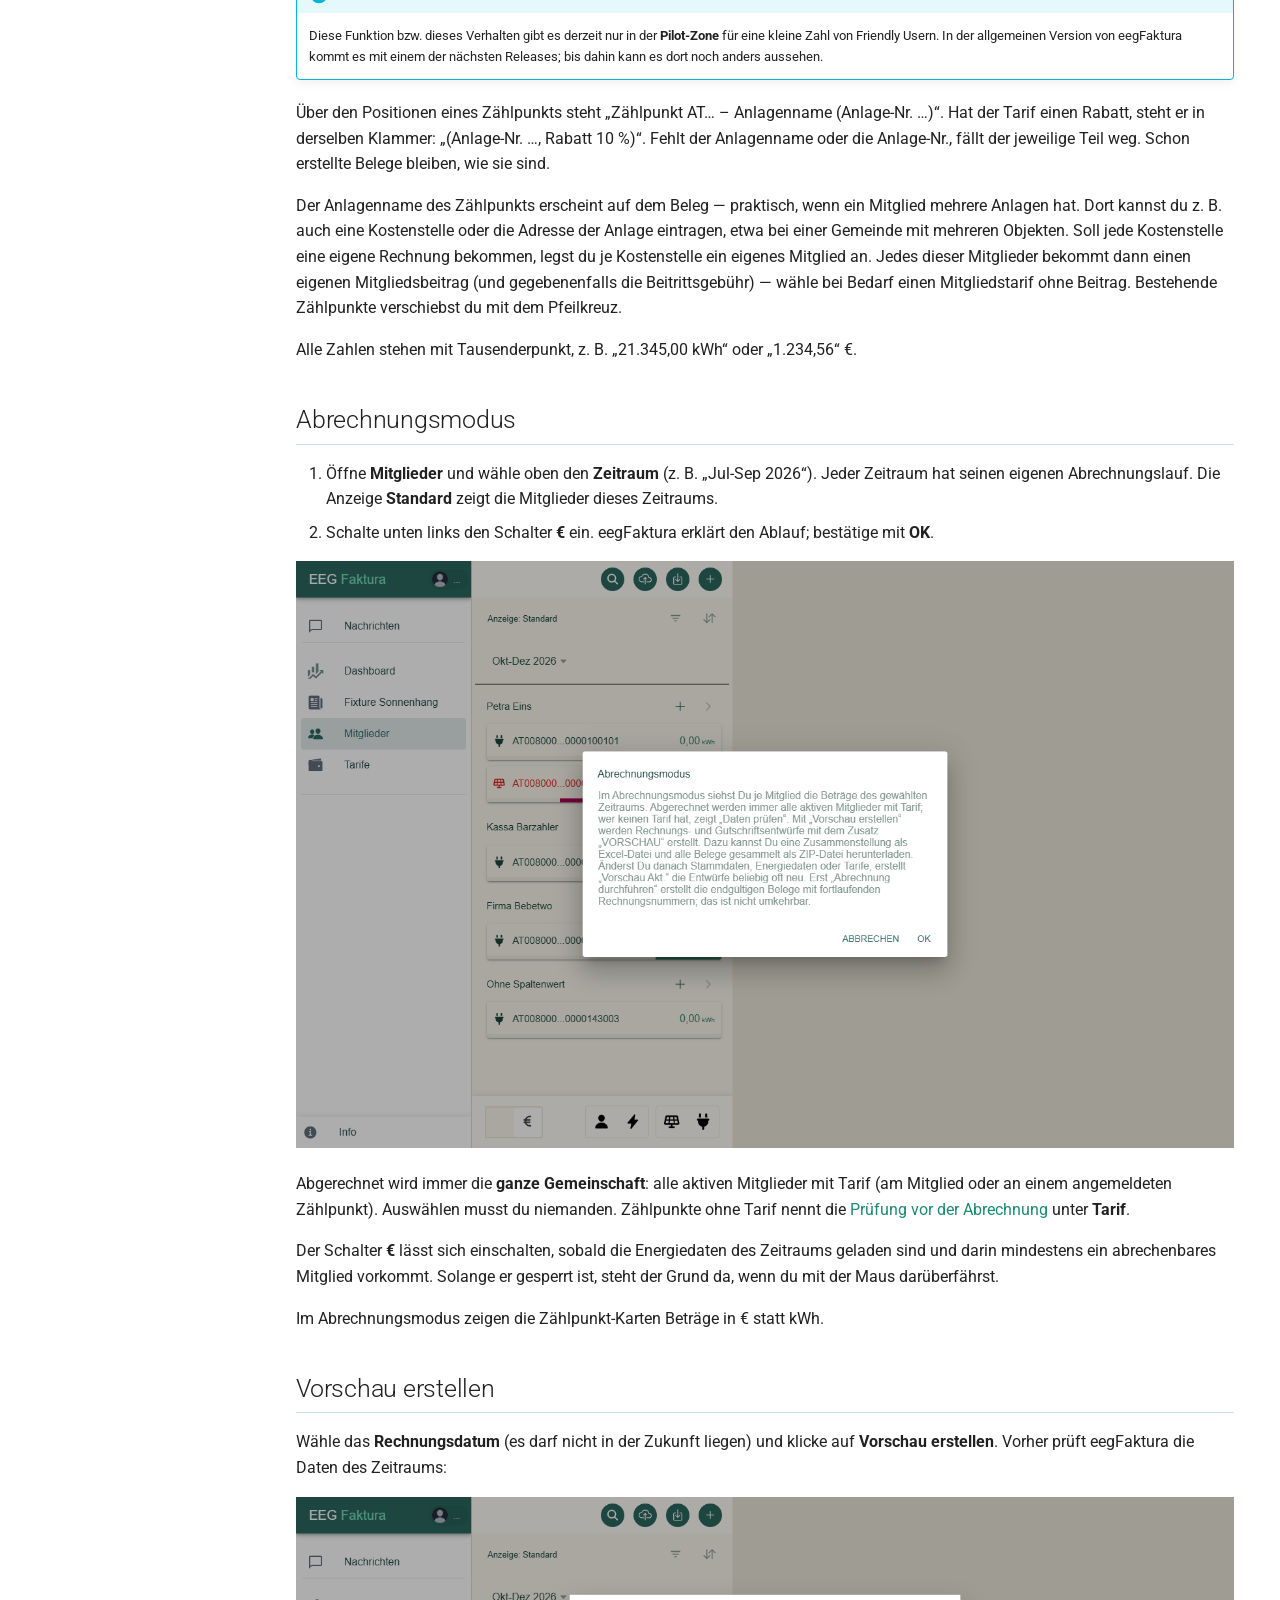
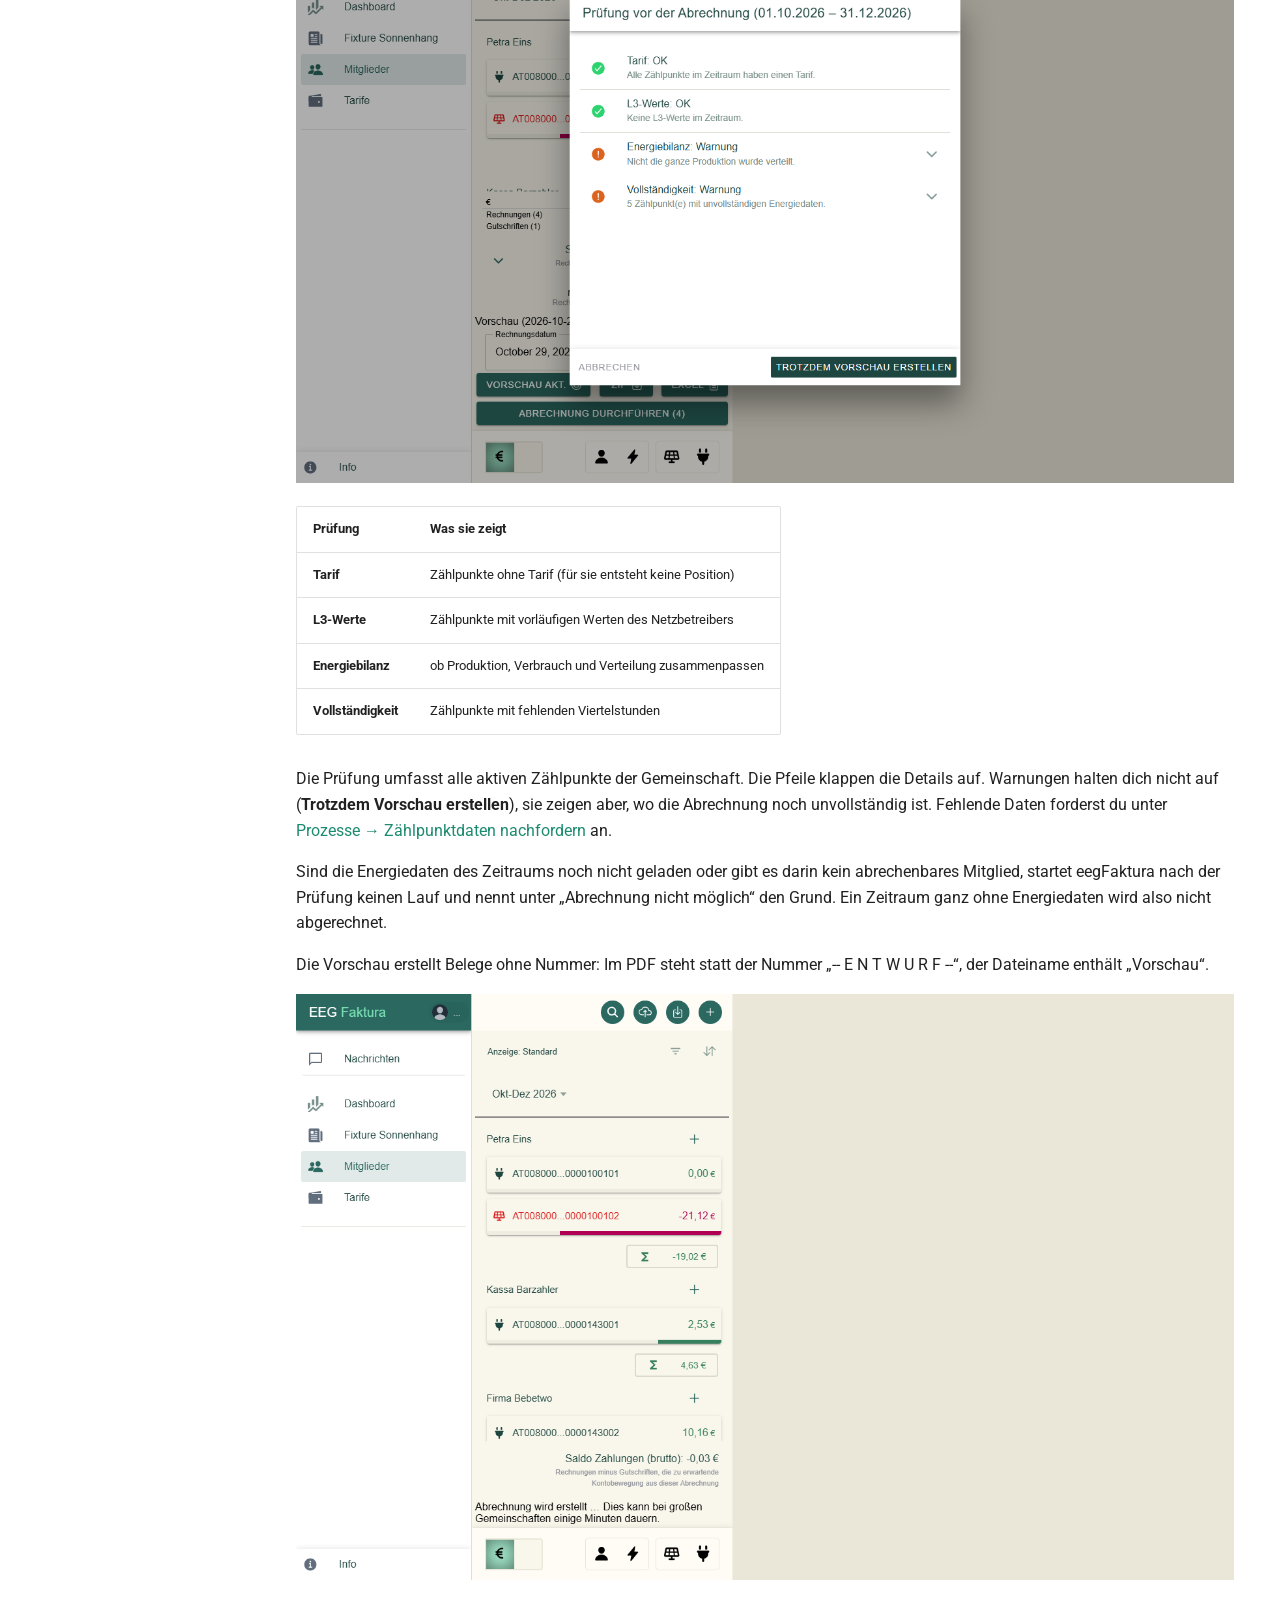
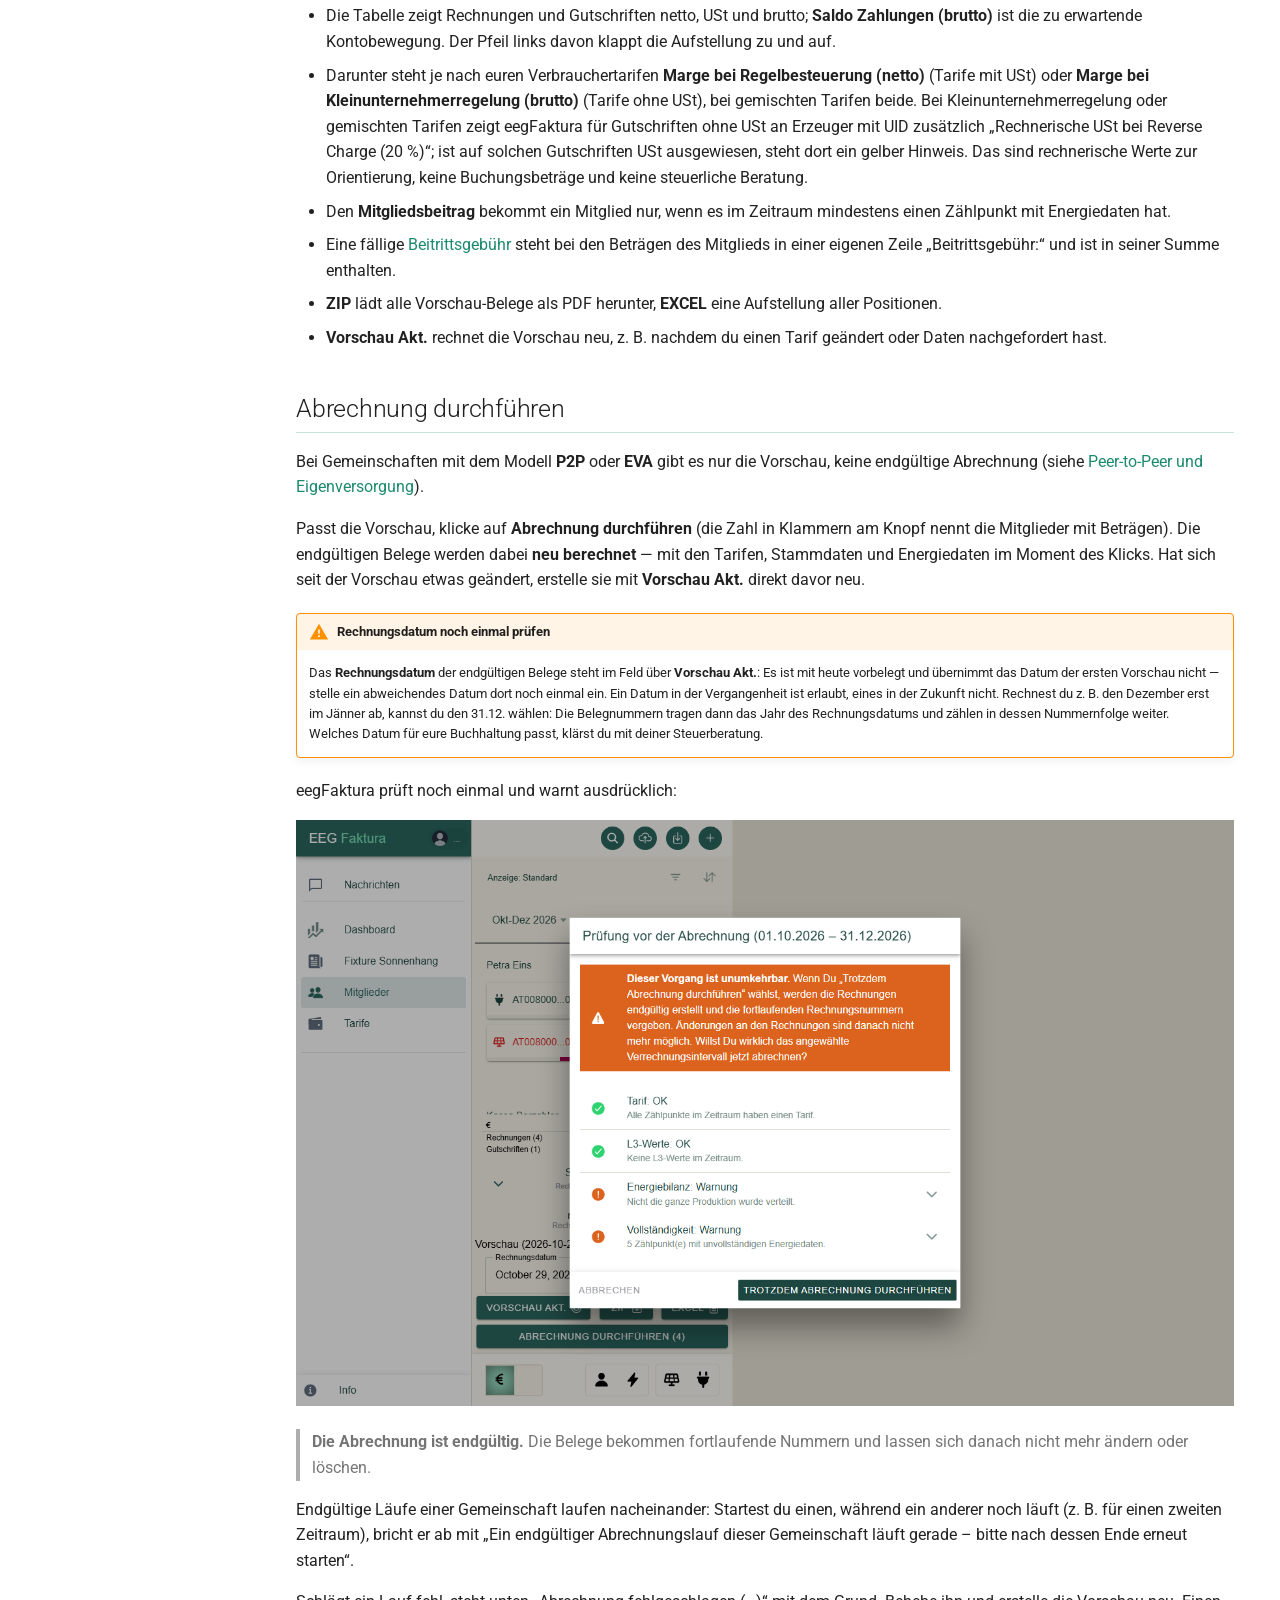
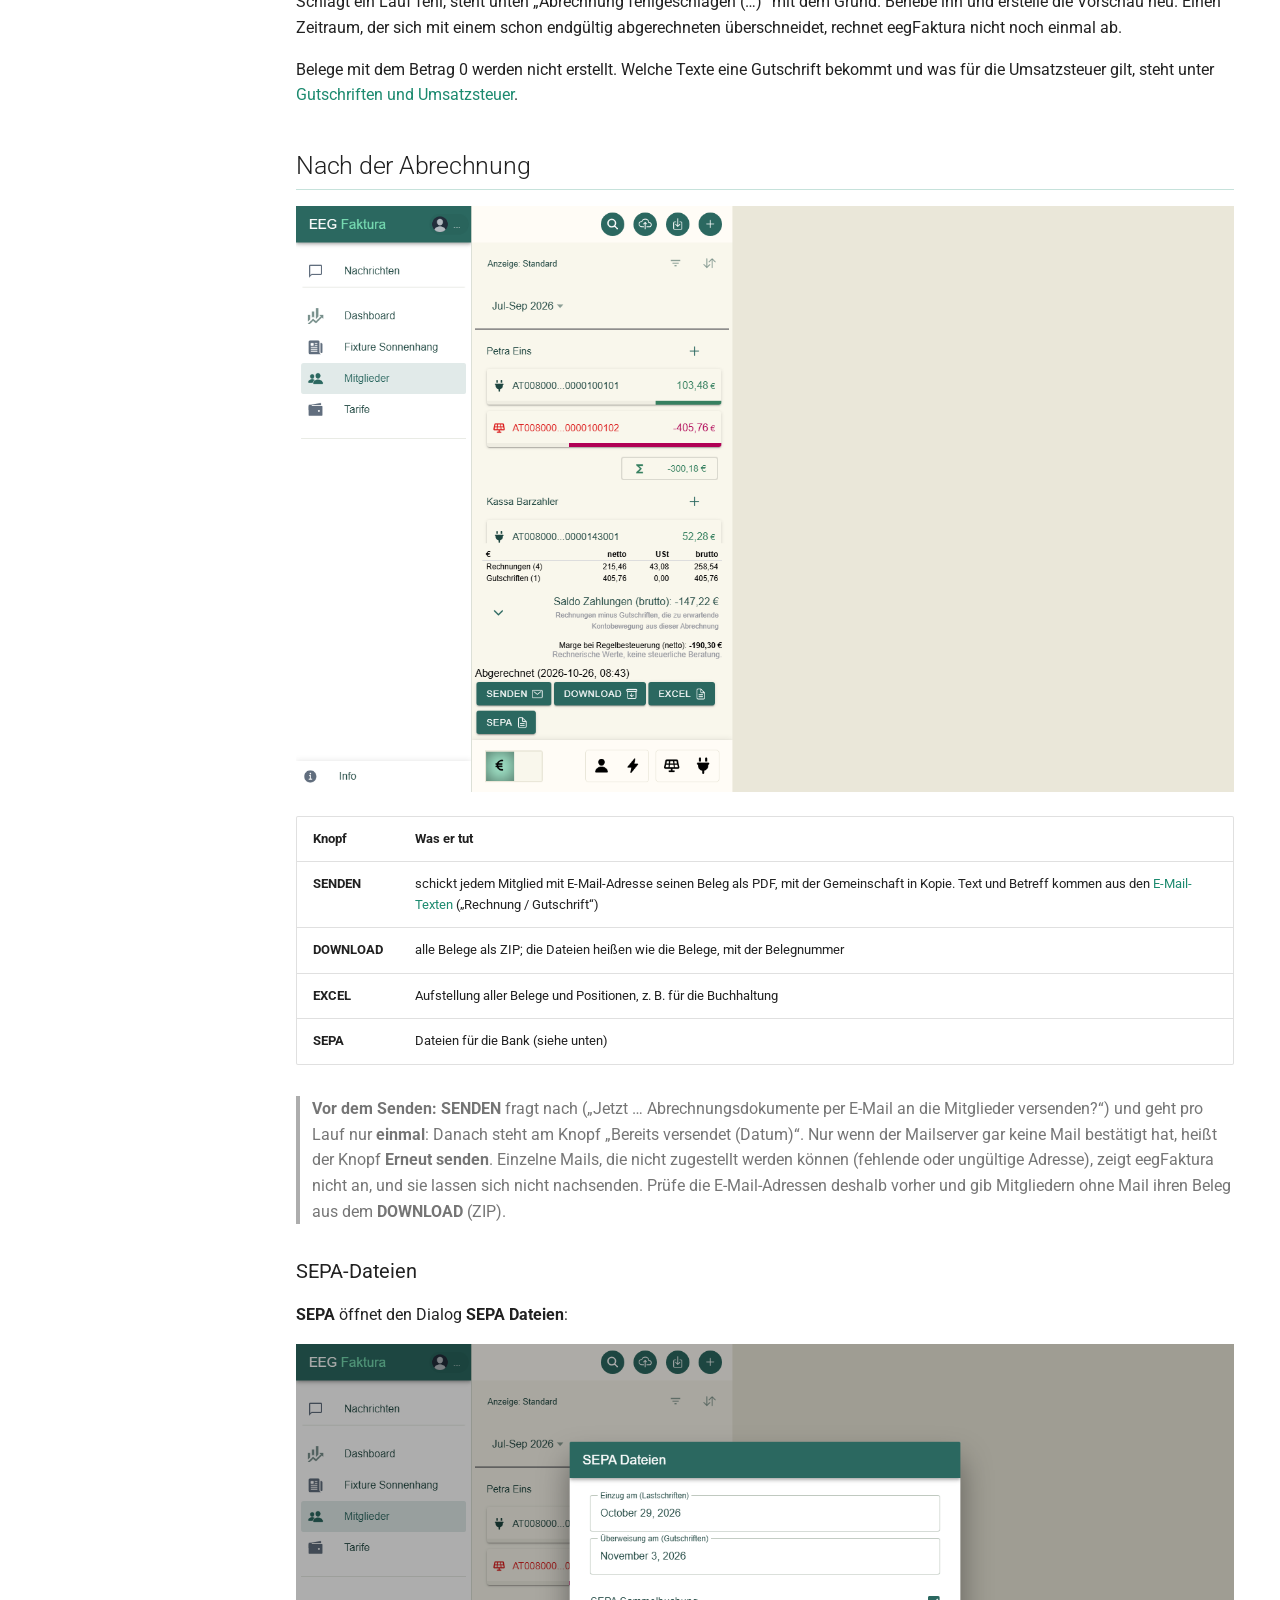
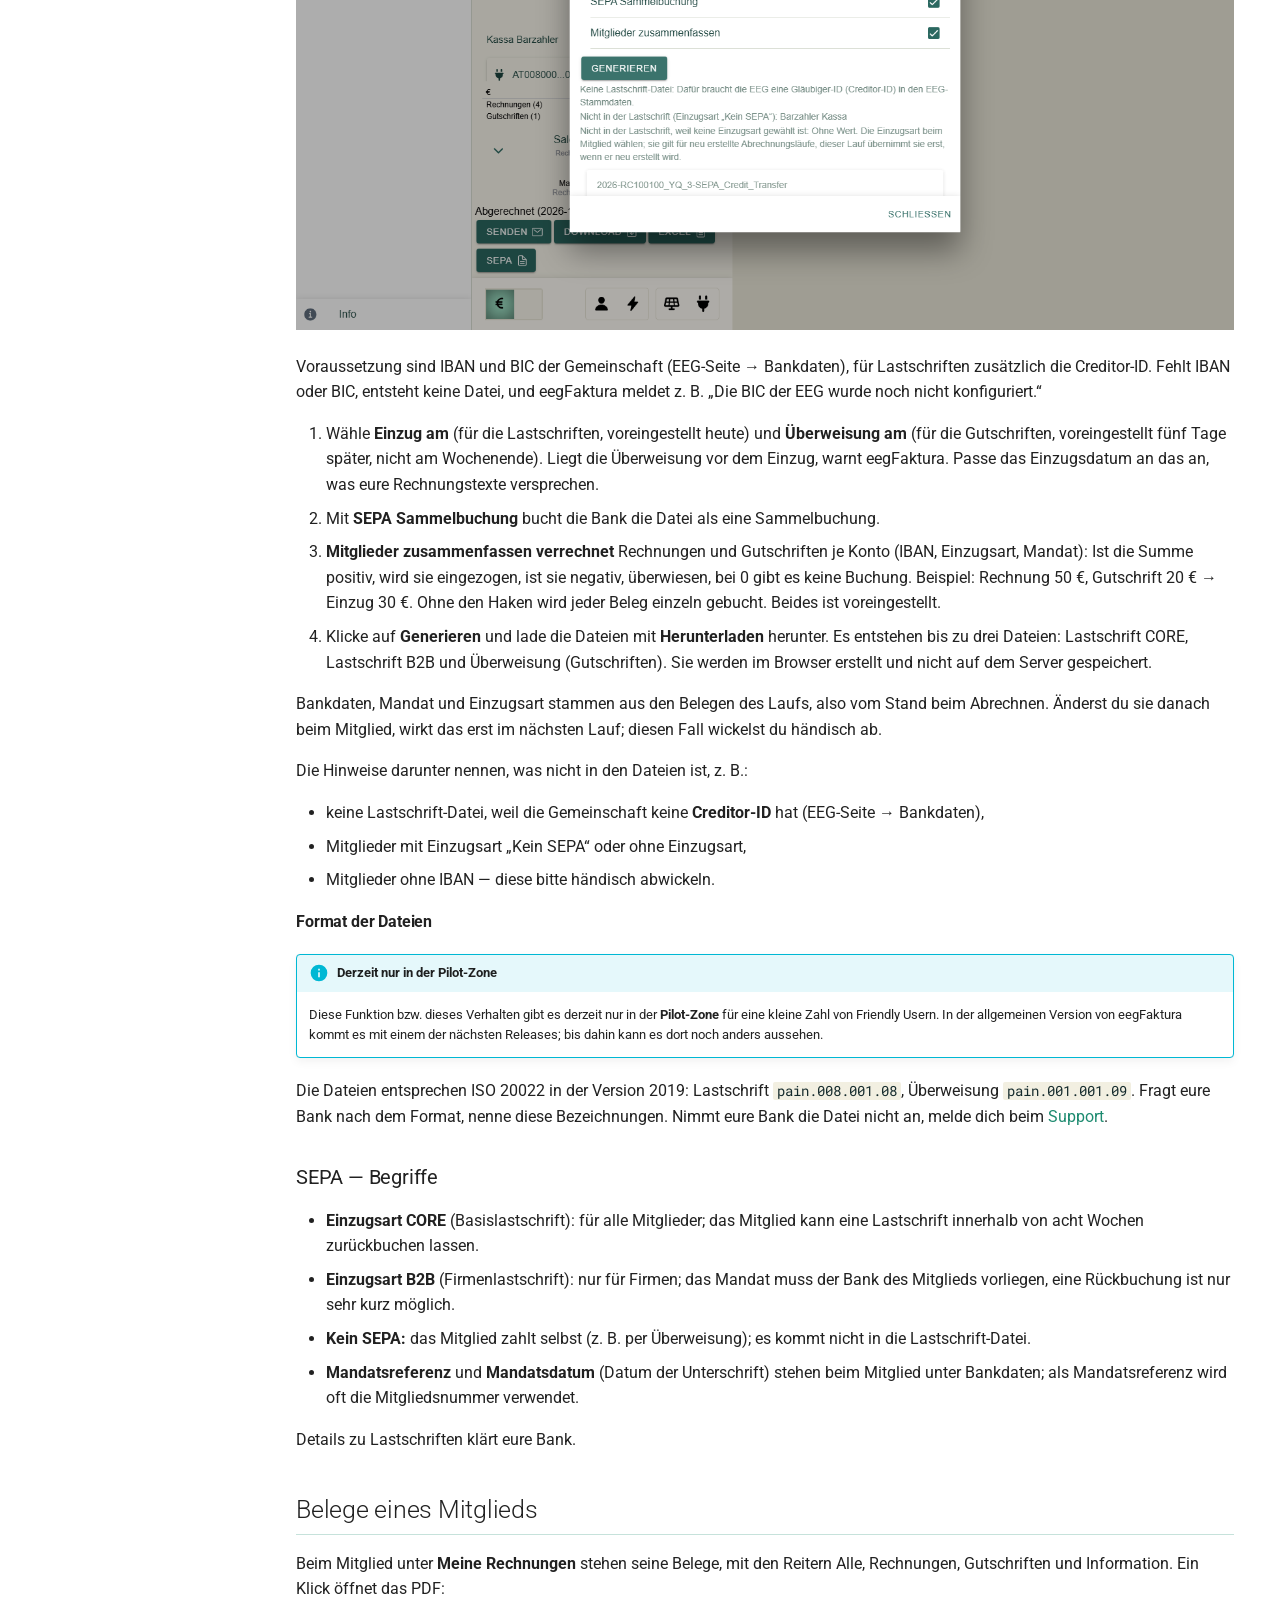
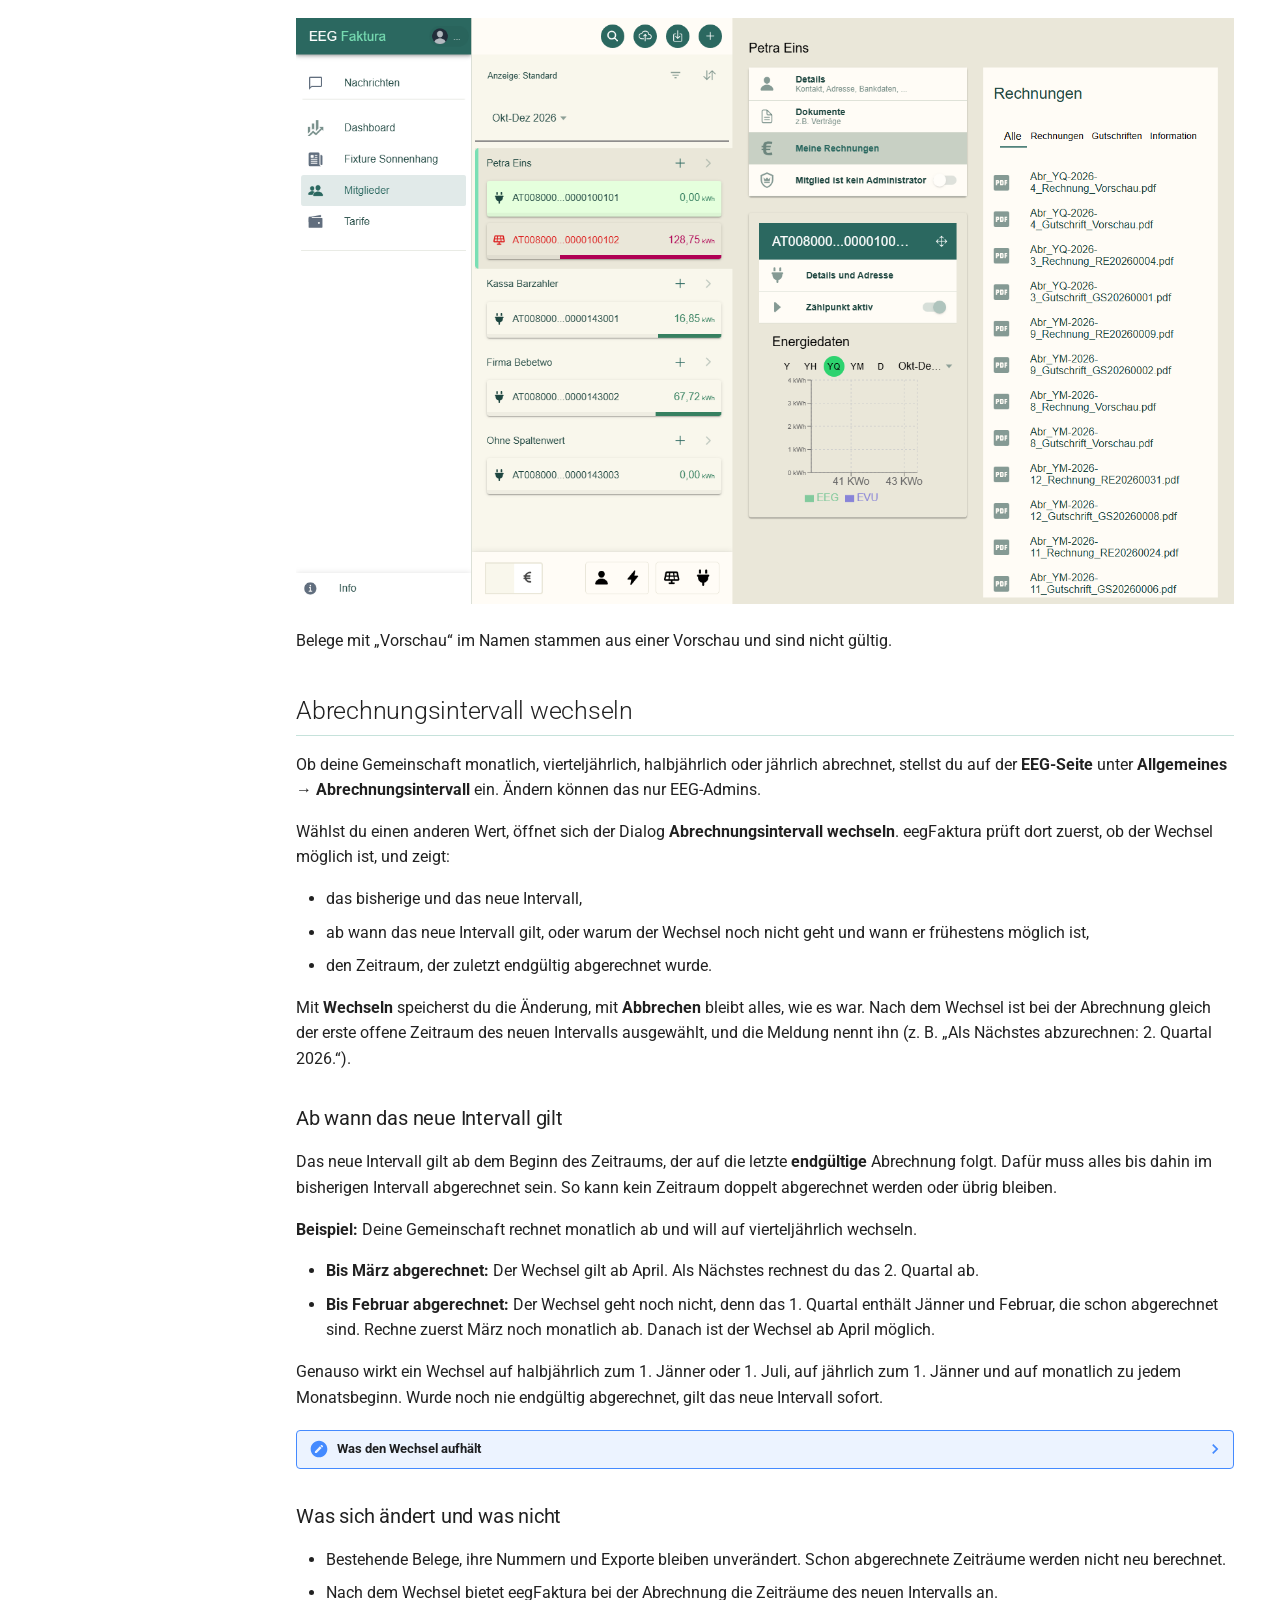
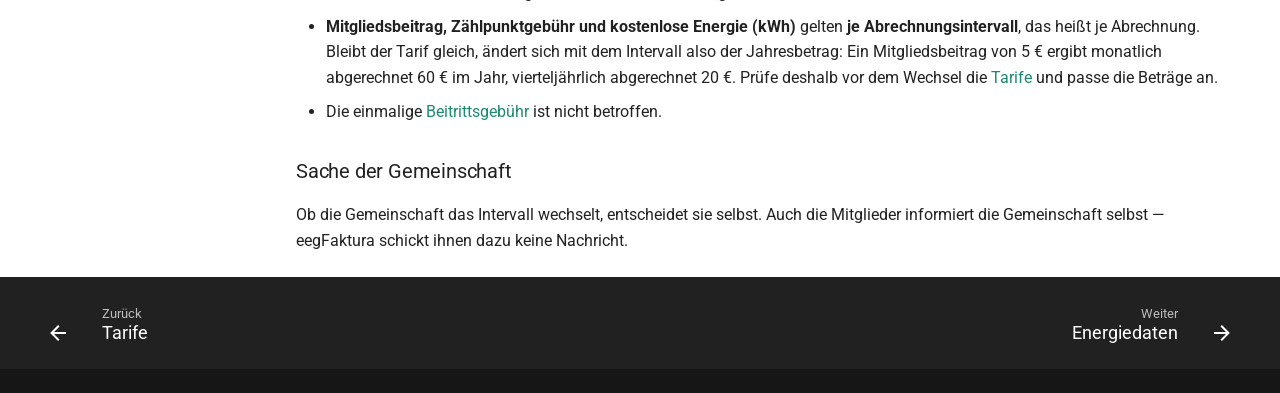
<file: 05-abrechnung/index.html>
<!doctype html>
<html lang="de" class="no-js">
  <head>
    
      <meta charset="utf-8">
      <meta name="viewport" content="width=device-width,initial-scale=1">
      
        <meta name="description" content="Bedienungsanleitung für EEG-Admins">
      
      
        <meta name="author" content="vfeeg">
      
      
        <link rel="canonical" href="https://eegfaktura.github.io/eegfaktura-user-guide/05-abrechnung/">
      
      
        <link rel="prev" href="../04-tarife/">
      
      
        <link rel="next" href="../06-energiedaten/">
      
      
        
      
      
      <link rel="icon" href="../assets/images/favicon.png">
      <meta name="generator" content="mkdocs-1.6.1, mkdocs-material-9.7.7">
    
    
      
        <title>Abrechnung - eegFaktura — Benutzerhandbuch</title>
      
    
    
      <link rel="stylesheet" href="../assets/stylesheets/main.ec1eaa64.min.css">
      
        
        <link rel="stylesheet" href="../assets/stylesheets/palette.ab4e12ef.min.css">
      
      


    
    
      
    
    
      
    
    
      <link rel="stylesheet" href="../assets/fonts/fonts.css">
    
      <link rel="stylesheet" href="../stylesheets/vfeeg.css">
    
    <script>__md_scope=new URL("..",location),__md_hash=e=>[...e].reduce(((e,_)=>(e<<5)-e+_.charCodeAt(0)),0),__md_get=(e,_=localStorage,t=__md_scope)=>JSON.parse(_.getItem(t.pathname+"."+e)),__md_set=(e,_,t=localStorage,a=__md_scope)=>{try{t.setItem(a.pathname+"."+e,JSON.stringify(_))}catch(e){}}</script>
    
      

    
    
  </head>
  
  
    
    
      
    
    
    
    
    <body dir="ltr" data-md-color-scheme="default" data-md-color-primary="custom" data-md-color-accent="custom">
  
    
    <input class="md-toggle" data-md-toggle="drawer" type="checkbox" id="__drawer" autocomplete="off">
    <input class="md-toggle" data-md-toggle="search" type="checkbox" id="__search" autocomplete="off">
    <label class="md-overlay" for="__drawer"></label>
    <div data-md-component="skip">
      
        
        <a href="#abrechnung" class="md-skip">
          Zum Inhalt
        </a>
      
    </div>
    <div data-md-component="announce">
      
    </div>
    
    
      

  

<header class="md-header md-header--shadow" data-md-component="header">
  <nav class="md-header__inner md-grid" aria-label="Kopfzeile">
    <a href=".." title="eegFaktura — Benutzerhandbuch" class="md-header__button md-logo" aria-label="eegFaktura — Benutzerhandbuch" data-md-component="logo">
      
  
  <svg xmlns="http://www.w3.org/2000/svg" viewBox="0 0 24 24"><path d="M12 8a3 3 0 0 0 3-3 3 3 0 0 0-3-3 3 3 0 0 0-3 3 3 3 0 0 0 3 3m0 3.54C9.64 9.35 6.5 8 3 8v11c3.5 0 6.64 1.35 9 3.54 2.36-2.19 5.5-3.54 9-3.54V8c-3.5 0-6.64 1.35-9 3.54"/></svg>

    </a>
    <label class="md-header__button md-icon" for="__drawer">
      
      <svg xmlns="http://www.w3.org/2000/svg" viewBox="0 0 24 24"><path d="M3 6h18v2H3zm0 5h18v2H3zm0 5h18v2H3z"/></svg>
    </label>
    <div class="md-header__title" data-md-component="header-title">
      <div class="md-header__ellipsis">
        <div class="md-header__topic">
          <span class="md-ellipsis">
            eegFaktura — Benutzerhandbuch
          </span>
        </div>
        <div class="md-header__topic" data-md-component="header-topic">
          <span class="md-ellipsis">
            
              Abrechnung
            
          </span>
        </div>
      </div>
    </div>
    
      
        <form class="md-header__option" data-md-component="palette">
  
    
    
    
    <input class="md-option" data-md-color-media="(prefers-color-scheme: light)" data-md-color-scheme="default" data-md-color-primary="custom" data-md-color-accent="custom"  aria-label="Dunkles Theme"  type="radio" name="__palette" id="__palette_0">
    
      <label class="md-header__button md-icon" title="Dunkles Theme" for="__palette_1" hidden>
        <svg xmlns="http://www.w3.org/2000/svg" viewBox="0 0 24 24"><path d="m17.75 4.09-2.53 1.94.91 3.06-2.63-1.81-2.63 1.81.91-3.06-2.53-1.94L12.44 4l1.06-3 1.06 3zm3.5 6.91-1.64 1.25.59 1.98-1.7-1.17-1.7 1.17.59-1.98L15.75 11l2.06-.05L18.5 9l.69 1.95zm-2.28 4.95c.83-.08 1.72 1.1 1.19 1.85-.32.45-.66.87-1.08 1.27C15.17 23 8.84 23 4.94 19.07c-3.91-3.9-3.91-10.24 0-14.14.4-.4.82-.76 1.27-1.08.75-.53 1.93.36 1.85 1.19-.27 2.86.69 5.83 2.89 8.02a9.96 9.96 0 0 0 8.02 2.89m-1.64 2.02a12.08 12.08 0 0 1-7.8-3.47c-2.17-2.19-3.33-5-3.49-7.82-2.81 3.14-2.7 7.96.31 10.98 3.02 3.01 7.84 3.12 10.98.31"/></svg>
      </label>
    
  
    
    
    
    <input class="md-option" data-md-color-media="(prefers-color-scheme: dark)" data-md-color-scheme="slate" data-md-color-primary="custom" data-md-color-accent="custom"  aria-label="Helles Theme"  type="radio" name="__palette" id="__palette_1">
    
      <label class="md-header__button md-icon" title="Helles Theme" for="__palette_0" hidden>
        <svg xmlns="http://www.w3.org/2000/svg" viewBox="0 0 24 24"><path d="M12 7a5 5 0 0 1 5 5 5 5 0 0 1-5 5 5 5 0 0 1-5-5 5 5 0 0 1 5-5m0 2a3 3 0 0 0-3 3 3 3 0 0 0 3 3 3 3 0 0 0 3-3 3 3 0 0 0-3-3m0-7 2.39 3.42C13.65 5.15 12.84 5 12 5s-1.65.15-2.39.42zM3.34 7l4.16-.35A7.2 7.2 0 0 0 5.94 8.5c-.44.74-.69 1.5-.83 2.29zm.02 10 1.76-3.77a7.131 7.131 0 0 0 2.38 4.14zM20.65 7l-1.77 3.79a7.02 7.02 0 0 0-2.38-4.15zm-.01 10-4.14.36c.59-.51 1.12-1.14 1.54-1.86.42-.73.69-1.5.83-2.29zM12 22l-2.41-3.44c.74.27 1.55.44 2.41.44.82 0 1.63-.17 2.37-.44z"/></svg>
      </label>
    
  
</form>
      
    
    
      <script>var palette=__md_get("__palette");if(palette&&palette.color){if("(prefers-color-scheme)"===palette.color.media){var media=matchMedia("(prefers-color-scheme: light)"),input=document.querySelector(media.matches?"[data-md-color-media='(prefers-color-scheme: light)']":"[data-md-color-media='(prefers-color-scheme: dark)']");palette.color.media=input.getAttribute("data-md-color-media"),palette.color.scheme=input.getAttribute("data-md-color-scheme"),palette.color.primary=input.getAttribute("data-md-color-primary"),palette.color.accent=input.getAttribute("data-md-color-accent")}for(var[key,value]of Object.entries(palette.color))document.body.setAttribute("data-md-color-"+key,value)}</script>
    
    
    
      
      
        <label class="md-header__button md-icon" for="__search">
          
          <svg xmlns="http://www.w3.org/2000/svg" viewBox="0 0 24 24"><path d="M9.5 3A6.5 6.5 0 0 1 16 9.5c0 1.61-.59 3.09-1.56 4.23l.27.27h.79l5 5-1.5 1.5-5-5v-.79l-.27-.27A6.52 6.52 0 0 1 9.5 16 6.5 6.5 0 0 1 3 9.5 6.5 6.5 0 0 1 9.5 3m0 2C7 5 5 7 5 9.5S7 14 9.5 14 14 12 14 9.5 12 5 9.5 5"/></svg>
        </label>
        <div class="md-search" data-md-component="search" role="dialog">
  <label class="md-search__overlay" for="__search"></label>
  <div class="md-search__inner" role="search">
    <form class="md-search__form" name="search">
      <input type="text" class="md-search__input" name="query" aria-label="Suche" placeholder="Suche" autocapitalize="off" autocorrect="off" autocomplete="off" spellcheck="false" data-md-component="search-query" required>
      <label class="md-search__icon md-icon" for="__search">
        
        <svg xmlns="http://www.w3.org/2000/svg" viewBox="0 0 24 24"><path d="M9.5 3A6.5 6.5 0 0 1 16 9.5c0 1.61-.59 3.09-1.56 4.23l.27.27h.79l5 5-1.5 1.5-5-5v-.79l-.27-.27A6.52 6.52 0 0 1 9.5 16 6.5 6.5 0 0 1 3 9.5 6.5 6.5 0 0 1 9.5 3m0 2C7 5 5 7 5 9.5S7 14 9.5 14 14 12 14 9.5 12 5 9.5 5"/></svg>
        
        <svg xmlns="http://www.w3.org/2000/svg" viewBox="0 0 24 24"><path d="M20 11v2H8l5.5 5.5-1.42 1.42L4.16 12l7.92-7.92L13.5 5.5 8 11z"/></svg>
      </label>
      <nav class="md-search__options" aria-label="Suche">
        
        <button type="reset" class="md-search__icon md-icon" title="Zurücksetzen" aria-label="Zurücksetzen" tabindex="-1">
          
          <svg xmlns="http://www.w3.org/2000/svg" viewBox="0 0 24 24"><path d="M19 6.41 17.59 5 12 10.59 6.41 5 5 6.41 10.59 12 5 17.59 6.41 19 12 13.41 17.59 19 19 17.59 13.41 12z"/></svg>
        </button>
      </nav>
      
        <div class="md-search__suggest" data-md-component="search-suggest"></div>
      
    </form>
    <div class="md-search__output">
      <div class="md-search__scrollwrap" tabindex="0" data-md-scrollfix>
        <div class="md-search-result" data-md-component="search-result">
          <div class="md-search-result__meta">
            Suche wird initialisiert
          </div>
          <ol class="md-search-result__list" role="presentation"></ol>
        </div>
      </div>
    </div>
  </div>
</div>
      
    
    
  </nav>
  
</header>
    
    <div class="md-container" data-md-component="container">
      
      
        
          
        
      
      <main class="md-main" data-md-component="main">
        <div class="md-main__inner md-grid">
          
            
              
              <div class="md-sidebar md-sidebar--primary" data-md-component="sidebar" data-md-type="navigation" >
                <div class="md-sidebar__scrollwrap">
                  <div class="md-sidebar__inner">
                    



  

<nav class="md-nav md-nav--primary md-nav--integrated" aria-label="Navigation" data-md-level="0">
  <label class="md-nav__title" for="__drawer">
    <a href=".." title="eegFaktura — Benutzerhandbuch" class="md-nav__button md-logo" aria-label="eegFaktura — Benutzerhandbuch" data-md-component="logo">
      
  
  <svg xmlns="http://www.w3.org/2000/svg" viewBox="0 0 24 24"><path d="M12 8a3 3 0 0 0 3-3 3 3 0 0 0-3-3 3 3 0 0 0-3 3 3 3 0 0 0 3 3m0 3.54C9.64 9.35 6.5 8 3 8v11c3.5 0 6.64 1.35 9 3.54 2.36-2.19 5.5-3.54 9-3.54V8c-3.5 0-6.64 1.35-9 3.54"/></svg>

    </a>
    eegFaktura — Benutzerhandbuch
  </label>
  
  <ul class="md-nav__list" data-md-scrollfix>
    
      
      
  
  
  
  
    <li class="md-nav__item">
      <a href=".." class="md-nav__link">
        
  
  
  <span class="md-ellipsis">
    
  
    Überblick
  

    
  </span>
  
  

      </a>
    </li>
  

    
      
      
  
  
  
  
    <li class="md-nav__item">
      <a href="../changelog/" class="md-nav__link">
        
  
  
  <span class="md-ellipsis">
    
  
    Was ist neu?
  

    
  </span>
  
  

      </a>
    </li>
  

    
      
      
  
  
  
  
    <li class="md-nav__item">
      <a href="../einrichtung-hilfe/" class="md-nav__link">
        
  
  
  <span class="md-ellipsis">
    
  
    Einrichtung & Hilfe
  

    
  </span>
  
  

      </a>
    </li>
  

    
      
      
  
  
  
  
    <li class="md-nav__item">
      <a href="../01-anmeldung/" class="md-nav__link">
        
  
  
  <span class="md-ellipsis">
    
  
    Anmeldung & Oberfläche
  

    
  </span>
  
  

      </a>
    </li>
  

    
      
      
  
  
  
  
    <li class="md-nav__item">
      <a href="../dashboard/" class="md-nav__link">
        
  
  
  <span class="md-ellipsis">
    
  
    Dashboard
  

    
  </span>
  
  

      </a>
    </li>
  

    
      
      
  
  
  
  
    <li class="md-nav__item">
      <a href="../eeg-seite/" class="md-nav__link">
        
  
  
  <span class="md-ellipsis">
    
  
    EEG-Seite
  

    
  </span>
  
  

      </a>
    </li>
  

    
      
      
  
  
  
  
    <li class="md-nav__item">
      <a href="../02-mitglieder-zaehlpunkte/" class="md-nav__link">
        
  
  
  <span class="md-ellipsis">
    
  
    Mitglieder & Zählpunkte
  

    
  </span>
  
  

      </a>
    </li>
  

    
      
      
  
  
  
  
    <li class="md-nav__item">
      <a href="../stammdaten-import/" class="md-nav__link">
        
  
  
  <span class="md-ellipsis">
    
  
    Stammdaten aus Excel importieren
  

    
  </span>
  
  

      </a>
    </li>
  

    
      
      
  
  
  
  
    <li class="md-nav__item">
      <a href="../03-email-texte/" class="md-nav__link">
        
  
  
  <span class="md-ellipsis">
    
  
    E-Mail-Texte
  

    
  </span>
  
  

      </a>
    </li>
  

    
      
      
  
  
  
  
    <li class="md-nav__item">
      <a href="../04-tarife/" class="md-nav__link">
        
  
  
  <span class="md-ellipsis">
    
  
    Tarife
  

    
  </span>
  
  

      </a>
    </li>
  

    
      
      
  
  
    
  
  
  
    <li class="md-nav__item md-nav__item--active">
      
      <input class="md-nav__toggle md-toggle" type="checkbox" id="__toc">
      
      
        
      
      
        <label class="md-nav__link md-nav__link--active" for="__toc">
          
  
  
  <span class="md-ellipsis">
    
  
    Abrechnung
  

    
  </span>
  
  

          <span class="md-nav__icon md-icon"></span>
        </label>
      
      <a href="./" class="md-nav__link md-nav__link--active">
        
  
  
  <span class="md-ellipsis">
    
  
    Abrechnung
  

    
  </span>
  
  

      </a>
      
        

<nav class="md-nav md-nav--secondary" aria-label="Inhaltsverzeichnis">
  
  
  
    
  
  
    <label class="md-nav__title" for="__toc">
      <span class="md-nav__icon md-icon"></span>
      Inhaltsverzeichnis
    </label>
    <ul class="md-nav__list" data-md-component="toc" data-md-scrollfix>
      
        <li class="md-nav__item">
  <a href="#abrechnungseinstellungen" class="md-nav__link">
    <span class="md-ellipsis">
      
        Abrechnungseinstellungen
      
    </span>
  </a>
  
    <nav class="md-nav" aria-label="Abrechnungseinstellungen">
      <ul class="md-nav__list">
        
          <li class="md-nav__item">
  <a href="#gutschriften-und-umsatzsteuer" class="md-nav__link">
    <span class="md-ellipsis">
      
        Gutschriften und Umsatzsteuer
      
    </span>
  </a>
  
</li>
        
          <li class="md-nav__item">
  <a href="#was-auf-einem-beleg-steht" class="md-nav__link">
    <span class="md-ellipsis">
      
        Was auf einem Beleg steht
      
    </span>
  </a>
  
    <nav class="md-nav" aria-label="Was auf einem Beleg steht">
      <ul class="md-nav__list">
        
          <li class="md-nav__item">
  <a href="#kopf-je-zahlpunkt" class="md-nav__link">
    <span class="md-ellipsis">
      
        Kopf je Zählpunkt
      
    </span>
  </a>
  
</li>
        
      </ul>
    </nav>
  
</li>
        
      </ul>
    </nav>
  
</li>
      
        <li class="md-nav__item">
  <a href="#abrechnungsmodus" class="md-nav__link">
    <span class="md-ellipsis">
      
        Abrechnungsmodus
      
    </span>
  </a>
  
</li>
      
        <li class="md-nav__item">
  <a href="#vorschau-erstellen" class="md-nav__link">
    <span class="md-ellipsis">
      
        Vorschau erstellen
      
    </span>
  </a>
  
</li>
      
        <li class="md-nav__item">
  <a href="#abrechnung-durchfuhren" class="md-nav__link">
    <span class="md-ellipsis">
      
        Abrechnung durchführen
      
    </span>
  </a>
  
</li>
      
        <li class="md-nav__item">
  <a href="#nach-der-abrechnung" class="md-nav__link">
    <span class="md-ellipsis">
      
        Nach der Abrechnung
      
    </span>
  </a>
  
    <nav class="md-nav" aria-label="Nach der Abrechnung">
      <ul class="md-nav__list">
        
          <li class="md-nav__item">
  <a href="#sepa-dateien" class="md-nav__link">
    <span class="md-ellipsis">
      
        SEPA-Dateien
      
    </span>
  </a>
  
    <nav class="md-nav" aria-label="SEPA-Dateien">
      <ul class="md-nav__list">
        
          <li class="md-nav__item">
  <a href="#format-der-dateien" class="md-nav__link">
    <span class="md-ellipsis">
      
        Format der Dateien
      
    </span>
  </a>
  
</li>
        
      </ul>
    </nav>
  
</li>
        
          <li class="md-nav__item">
  <a href="#sepa-begriffe" class="md-nav__link">
    <span class="md-ellipsis">
      
        SEPA — Begriffe
      
    </span>
  </a>
  
</li>
        
      </ul>
    </nav>
  
</li>
      
        <li class="md-nav__item">
  <a href="#belege-eines-mitglieds" class="md-nav__link">
    <span class="md-ellipsis">
      
        Belege eines Mitglieds
      
    </span>
  </a>
  
</li>
      
        <li class="md-nav__item">
  <a href="#abrechnungszeitraum-wechseln" class="md-nav__link">
    <span class="md-ellipsis">
      
        Abrechnungsintervall wechseln
      
    </span>
  </a>
  
    <nav class="md-nav" aria-label="Abrechnungsintervall wechseln">
      <ul class="md-nav__list">
        
          <li class="md-nav__item">
  <a href="#ab-wann-das-neue-intervall-gilt" class="md-nav__link">
    <span class="md-ellipsis">
      
        Ab wann das neue Intervall gilt
      
    </span>
  </a>
  
</li>
        
          <li class="md-nav__item">
  <a href="#was-sich-andert-und-was-nicht" class="md-nav__link">
    <span class="md-ellipsis">
      
        Was sich ändert und was nicht
      
    </span>
  </a>
  
</li>
        
          <li class="md-nav__item">
  <a href="#sache-der-gemeinschaft" class="md-nav__link">
    <span class="md-ellipsis">
      
        Sache der Gemeinschaft
      
    </span>
  </a>
  
</li>
        
      </ul>
    </nav>
  
</li>
      
    </ul>
  
</nav>
      
    </li>
  

    
      
      
  
  
  
  
    <li class="md-nav__item">
      <a href="../06-energiedaten/" class="md-nav__link">
        
  
  
  <span class="md-ellipsis">
    
  
    Energiedaten
  

    
  </span>
  
  

      </a>
    </li>
  

    
      
      
  
  
  
  
    <li class="md-nav__item">
      <a href="../07-nachrichten/" class="md-nav__link">
        
  
  
  <span class="md-ellipsis">
    
  
    Nachrichten
  

    
  </span>
  
  

      </a>
    </li>
  

    
      
      
  
  
  
  
    <li class="md-nav__item">
      <a href="../08-prozesse/" class="md-nav__link">
        
  
  
  <span class="md-ellipsis">
    
  
    Prozesse
  

    
  </span>
  
  

      </a>
    </li>
  

    
  </ul>
</nav>
                  </div>
                </div>
              </div>
            
            
          
          
            <div class="md-content" data-md-component="content">
              
              <article class="md-content__inner md-typeset">
                
                  



<h1 id="abrechnung">Abrechnung<a class="headerlink" href="#abrechnung" title="Link zu diesem Abschnitt">&para;</a></h1>
<p>Am Ende jedes Abrechnungszeitraums erstellt eegFaktura für deine Mitglieder <strong>Rechnungen</strong> (Strombezug,
Mitgliedsbeitrag) und <strong>Gutschriften</strong> (Einspeisung). Abrechnen können nur EEG-Admins.</p>
<p>Der Ablauf in Kurzform:</p>
<ol>
<li><a href="#abrechnungseinstellungen">Abrechnungseinstellungen</a> einmalig anlegen.</li>
<li>In der Mitgliederliste den Zeitraum wählen und den <strong>Abrechnungsmodus</strong> einschalten.</li>
<li>Eine <strong>Vorschau</strong> erstellen und prüfen — so oft du willst.</li>
<li><strong>Abrechnung durchführen</strong> — endgültig, mit fortlaufenden Nummern.</li>
<li>Belege <strong>senden</strong>, als ZIP oder Excel herunterladen, <strong>SEPA</strong>-Dateien erzeugen.</li>
</ol>
<h2 id="abrechnungseinstellungen">Abrechnungseinstellungen<a class="headerlink" href="#abrechnungseinstellungen" title="Link zu diesem Abschnitt">&para;</a></h2>
<p>Auf der <strong>EEG-Seite</strong> in der Karte <strong>Abrechnungseinstellungen</strong> (beim ersten Mal <strong>Abrechnungseinstellungen
hinzufügen</strong>):</p>
<p><img alt="Abrechnungseinstellungen" src="../images/abrechnung-einstellungen.png" /></p>
<table>
<thead>
<tr>
<th>Feld</th>
<th>Wofür</th>
</tr>
</thead>
<tbody>
<tr>
<td><strong>Rechnungen: Text vor / nach Positionen, Abschlusstext</strong></td>
<td>Texte auf jeder Rechnung, z. B. Zahlungsbedingungen</td>
</tr>
<tr>
<td><strong>Präfix / Startwert für Rechnungsnummern</strong></td>
<td>Präfix + Jahr des Belegdatums + laufende Nummer, z. B. <code>RE20260004</code>. Die laufende Nummer beginnt jedes Jahr (und je Präfix) beim Startwert (vorbelegt 0 — trage 1 ein, wenn die erste Rechnung des Jahres auf 1 statt auf 0 enden soll)</td>
</tr>
<tr>
<td><strong>Gutschriften für Mitgliedstyp Privat: Texte</strong></td>
<td>Texte auf Gutschriften an Mitglieder <strong>ohne UID</strong> (siehe <a href="#gutschriften-und-umsatzsteuer">Gutschriften und Umsatzsteuer</a>)</td>
</tr>
<tr>
<td><strong>Präfix / Startwert für Gutschriftennummern</strong></td>
<td>wie bei den Rechnungen, z. B. <code>GS20260001</code></td>
</tr>
<tr>
<td><strong>Gutschriften für Mitgliedstyp Firma: Texte</strong></td>
<td>Texte auf Gutschriften an Mitglieder <strong>mit UID</strong></td>
</tr>
<tr>
<td><strong>Text für Fußzeile</strong></td>
<td>steht unten auf jedem Beleg</td>
</tr>
<tr>
<td><strong>Dokumentennummer: Anzahl Stellen</strong></td>
<td>Länge der laufenden Nummer (1–6, mit führenden Nullen)</td>
</tr>
<tr>
<td><strong>Bild für Logo</strong></td>
<td>das Logo oben auf den Belegen</td>
</tr>
</tbody>
</table>
<p>Änderungen werden gespeichert, sobald du ein Feld verlässt.</p>
<p>In allen Texten der Abrechnungseinstellungen (und in den Tariftexten) erzeugt <code>##</code> einen Zeilenumbruch.</p>
<h3 id="gutschriften-und-umsatzsteuer">Gutschriften und Umsatzsteuer<a class="headerlink" href="#gutschriften-und-umsatzsteuer" title="Link zu diesem Abschnitt">&para;</a></h3>
<p>Welche Texte eine Gutschrift bekommt, hängt am Feld <strong>UID</strong> des Mitglieds, nicht an Privat oder Firma: Erzeuger ohne
UID bekommen die Texte „Gutschriften für Mitgliedstyp Privat“, Erzeuger mit eingetragener UID die Texte „Gutschriften
für Mitgliedstyp Firma“. Ob Umsatzsteuer auf der Gutschrift steht, bestimmt allein der Erzeugertarif
(<strong>Umsatzsteuer anführen</strong>). eegFaktura druckt von sich aus keinen Hinweis auf Reverse Charge; einen solchen Text
trägst du selbst ein, in den Texten für Mitgliedstyp Firma oder im
<a href="../04-tarife/#umsatzsteuer">Zusatztext des Tarifs</a>. Ob Reverse Charge anzuwenden ist, klärst du mit deiner
Steuerberatung.</p>
<h3 id="was-auf-einem-beleg-steht">Was auf einem Beleg steht<a class="headerlink" href="#was-auf-einem-beleg-steht" title="Link zu diesem Abschnitt">&para;</a></h3>
<p>Die Positionen sind je Zählpunkt gruppiert (siehe <a href="#kopf-je-zahlpunkt">Kopf je Zählpunkt</a>):</p>
<ul>
<li>die <strong>Energiemenge</strong> mit Arbeitspreis (bei zeitbasierten Tarifen je Zeitraum),</li>
<li>bei Verbrauchern mit Freikontingent eine Zeile „Menge (…) = Verbrauch (…) abzgl. freie kWh (…)“,</li>
<li>die <strong>Zählpunktgebühr</strong>, wenn der Tarif eine hat: immer auf der Rechnung, auch für Erzeuger-Zählpunkte (ein reiner
  Erzeuger bekommt dafür eine Rechnung neben der Gutschrift). Bei Verbrauchern gilt die USt des Tarifs, bei Erzeugern
  <strong>USt. für Zählpunktgebühr in %</strong>,</li>
<li>auf Rechnungen der <strong>Mitgliedsbeitrag</strong> des Mitglieds-Tarifs,</li>
<li>einmal die <strong>Beitrittsgebühr</strong>, wenn sie fällig ist (siehe <a href="../04-tarife/#beitrittsgebuhr">Tarife</a>),</li>
<li>Umsatzsteuer und Summen, darunter die Texte aus den Abrechnungseinstellungen und die Fußzeile,</li>
<li>die <strong>Bankverbindung</strong> des Mitglieds: der Name der Bank (falls eingetragen), der Kontoinhaber und von der IBAN nur
  die letzten vier Stellen („<strong><strong><strong>1234“; ohne IBAN steht nur „</strong></strong></strong>“); darunter die SEPA-Mandatsreferenz — ist
  keine eingetragen, steht dort die Mitgliedsnummer.</li>
</ul>
<h4 id="kopf-je-zahlpunkt">Kopf je Zählpunkt<a class="headerlink" href="#kopf-je-zahlpunkt" title="Link zu diesem Abschnitt">&para;</a></h4>
<div class="admonition info">
<p class="admonition-title">Derzeit nur in der Pilot-Zone</p>
<p>Diese Funktion bzw. dieses Verhalten gibt es derzeit nur in der <strong>Pilot-Zone</strong> für eine kleine Zahl von
Friendly Usern. In der allgemeinen Version von eegFaktura kommt es mit einem der nächsten Releases; bis dahin kann
es dort noch anders aussehen.</p>
</div>
<p>Über den Positionen eines Zählpunkts steht „Zählpunkt AT… – Anlagenname (Anlage-Nr. …)“. Hat der Tarif einen Rabatt,
steht er in derselben Klammer: „(Anlage-Nr. …, Rabatt 10 %)“. Fehlt der Anlagenname oder die Anlage-Nr., fällt der
jeweilige Teil weg. Schon erstellte Belege bleiben, wie sie sind.</p>
<p>Der Anlagenname des Zählpunkts erscheint auf dem Beleg — praktisch, wenn ein Mitglied mehrere Anlagen hat. Dort
kannst du z. B. auch eine Kostenstelle oder die Adresse der Anlage eintragen, etwa bei einer Gemeinde mit mehreren
Objekten. Soll jede Kostenstelle eine eigene Rechnung bekommen, legst du je Kostenstelle ein eigenes Mitglied an.
Jedes dieser Mitglieder bekommt dann einen eigenen Mitgliedsbeitrag (und gegebenenfalls die Beitrittsgebühr) —
wähle bei Bedarf einen Mitgliedstarif ohne Beitrag. Bestehende Zählpunkte verschiebst du mit dem Pfeilkreuz.</p>
<p>Alle Zahlen stehen mit Tausenderpunkt, z. B. „21.345,00 kWh“ oder „1.234,56“ €.</p>
<h2 id="abrechnungsmodus">Abrechnungsmodus<a class="headerlink" href="#abrechnungsmodus" title="Link zu diesem Abschnitt">&para;</a></h2>
<ol>
<li>Öffne <strong>Mitglieder</strong> und wähle oben den <strong>Zeitraum</strong> (z. B. „Jul-Sep 2026“). Jeder Zeitraum hat seinen eigenen
   Abrechnungslauf. Die Anzeige <strong>Standard</strong> zeigt die Mitglieder dieses Zeitraums.</li>
<li>Schalte unten links den Schalter <strong>€</strong> ein. eegFaktura erklärt den Ablauf; bestätige mit <strong>OK</strong>.</li>
</ol>
<p><img alt="Hinweis zum Abrechnungsmodus" src="../images/abrechnung-modus.png" /></p>
<p>Abgerechnet wird immer die <strong>ganze Gemeinschaft</strong>: alle aktiven Mitglieder mit Tarif (am Mitglied oder an einem
angemeldeten Zählpunkt). Auswählen musst du niemanden. Zählpunkte ohne Tarif nennt die
<a href="#vorschau-erstellen">Prüfung vor der Abrechnung</a> unter <strong>Tarif</strong>.</p>
<p>Der Schalter <strong>€</strong> lässt sich einschalten, sobald die Energiedaten des Zeitraums geladen sind und darin mindestens ein
abrechenbares Mitglied vorkommt. Solange er gesperrt ist, steht der Grund da, wenn du mit der Maus darüberfährst.</p>
<p>Im Abrechnungsmodus zeigen die Zählpunkt-Karten Beträge in € statt kWh.</p>
<h2 id="vorschau-erstellen">Vorschau erstellen<a class="headerlink" href="#vorschau-erstellen" title="Link zu diesem Abschnitt">&para;</a></h2>
<p>Wähle das <strong>Rechnungsdatum</strong> (es darf nicht in der Zukunft liegen) und klicke auf <strong>Vorschau erstellen</strong>. Vorher
prüft eegFaktura die Daten des Zeitraums:</p>
<p><img alt="Prüfung vor der Abrechnung" src="../images/abrechnung-pruefung.png" /></p>
<table>
<thead>
<tr>
<th>Prüfung</th>
<th>Was sie zeigt</th>
</tr>
</thead>
<tbody>
<tr>
<td><strong>Tarif</strong></td>
<td>Zählpunkte ohne Tarif (für sie entsteht keine Position)</td>
</tr>
<tr>
<td><strong>L3-Werte</strong></td>
<td>Zählpunkte mit vorläufigen Werten des Netzbetreibers</td>
</tr>
<tr>
<td><strong>Energiebilanz</strong></td>
<td>ob Produktion, Verbrauch und Verteilung zusammenpassen</td>
</tr>
<tr>
<td><strong>Vollständigkeit</strong></td>
<td>Zählpunkte mit fehlenden Viertelstunden</td>
</tr>
</tbody>
</table>
<p>Die Prüfung umfasst alle aktiven Zählpunkte der Gemeinschaft. Die Pfeile klappen
die Details auf. Warnungen halten dich nicht auf (<strong>Trotzdem Vorschau erstellen</strong>), sie zeigen
aber, wo die Abrechnung noch unvollständig ist. Fehlende Daten forderst du unter
<a href="../08-prozesse/#zahlpunktdaten-nachfordern">Prozesse → Zählpunktdaten nachfordern</a> an.</p>
<p>Sind die Energiedaten des Zeitraums noch nicht geladen oder gibt es darin kein abrechenbares Mitglied, startet
eegFaktura nach der Prüfung keinen Lauf und nennt unter „Abrechnung nicht möglich“ den Grund. Ein Zeitraum ganz ohne
Energiedaten wird also nicht abgerechnet.</p>
<p>Die Vorschau erstellt Belege ohne Nummer: Im PDF steht statt der Nummer „-- E N T W U R F --“, der Dateiname enthält
„Vorschau“.</p>
<p><img alt="Vorschau" src="../images/abrechnung-vorschau.png" /></p>
<ul>
<li>Die Tabelle zeigt Rechnungen und Gutschriften netto, USt und brutto; <strong>Saldo Zahlungen (brutto)</strong> ist die zu
  erwartende Kontobewegung. Der Pfeil links davon klappt die Aufstellung zu und auf.</li>
<li>Darunter steht je nach euren Verbrauchertarifen <strong>Marge bei Regelbesteuerung (netto)</strong> (Tarife mit USt) oder
  <strong>Marge bei Kleinunternehmerregelung (brutto)</strong> (Tarife ohne USt), bei gemischten Tarifen beide. Bei
  Kleinunternehmerregelung oder gemischten Tarifen zeigt eegFaktura für Gutschriften ohne USt an Erzeuger mit UID
  zusätzlich „Rechnerische USt bei Reverse Charge (20 %)“; ist auf solchen Gutschriften USt ausgewiesen, steht dort
  ein gelber Hinweis. Das sind rechnerische Werte zur
  Orientierung, keine Buchungsbeträge und keine steuerliche Beratung.</li>
<li>Den <strong>Mitgliedsbeitrag</strong> bekommt ein Mitglied nur, wenn es im Zeitraum mindestens einen Zählpunkt mit Energiedaten
  hat.</li>
<li>Eine fällige <a href="../04-tarife/#beitrittsgebuhr">Beitrittsgebühr</a> steht bei den Beträgen des Mitglieds in einer eigenen
  Zeile „Beitrittsgebühr:“ und ist in seiner Summe enthalten.</li>
<li><strong>ZIP</strong> lädt alle Vorschau-Belege als PDF herunter, <strong>EXCEL</strong> eine Aufstellung aller Positionen.</li>
<li><strong>Vorschau Akt.</strong> rechnet die Vorschau neu, z. B. nachdem du einen Tarif geändert oder Daten nachgefordert hast.</li>
</ul>
<h2 id="abrechnung-durchfuhren">Abrechnung durchführen<a class="headerlink" href="#abrechnung-durchfuhren" title="Link zu diesem Abschnitt">&para;</a></h2>
<p>Bei Gemeinschaften mit dem Modell <strong>P2P</strong> oder <strong>EVA</strong> gibt es nur die Vorschau, keine endgültige Abrechnung (siehe
<a href="../eeg-seite/#peer-to-peer-und-eigenversorgung">Peer-to-Peer und Eigenversorgung</a>).</p>
<p>Passt die Vorschau, klicke auf <strong>Abrechnung durchführen</strong> (die Zahl in Klammern am Knopf nennt die Mitglieder mit
Beträgen). Die endgültigen Belege werden dabei <strong>neu berechnet</strong> — mit den Tarifen, Stammdaten und Energiedaten im
Moment des Klicks. Hat sich seit der Vorschau etwas geändert, erstelle sie mit <strong>Vorschau Akt.</strong> direkt davor neu.</p>
<div class="admonition warning">
<p class="admonition-title">Rechnungsdatum noch einmal prüfen</p>
<p>Das <strong>Rechnungsdatum</strong> der endgültigen Belege steht im Feld über <strong>Vorschau Akt.</strong>: Es ist mit heute vorbelegt und
übernimmt das Datum der ersten Vorschau nicht — stelle ein abweichendes Datum dort noch einmal ein. Ein Datum in
der Vergangenheit ist erlaubt, eines in der Zukunft nicht. Rechnest du z. B. den Dezember erst im Jänner ab,
kannst du den 31.12. wählen: Die Belegnummern tragen dann das Jahr des Rechnungsdatums und zählen in dessen
Nummernfolge weiter. Welches Datum für eure Buchhaltung passt, klärst du mit deiner Steuerberatung.</p>
</div>
<p>eegFaktura prüft noch einmal und warnt ausdrücklich:</p>
<p><img alt="Abrechnung durchführen" src="../images/abrechnung-durchfuehren.png" /></p>
<blockquote>
<p><strong>Die Abrechnung ist endgültig.</strong> Die Belege bekommen fortlaufende Nummern und lassen sich danach nicht mehr ändern
oder löschen.</p>
</blockquote>
<p>Endgültige Läufe einer Gemeinschaft laufen nacheinander: Startest du einen, während ein anderer noch läuft (z. B.
für einen zweiten Zeitraum), bricht er ab mit „Ein endgültiger Abrechnungslauf dieser Gemeinschaft läuft gerade –
bitte nach dessen Ende erneut starten“.</p>
<p>Schlägt ein Lauf fehl, steht unten „Abrechnung fehlgeschlagen (…)“ mit dem Grund. Behebe ihn und erstelle die
Vorschau neu. Einen Zeitraum, der sich mit einem schon endgültig abgerechneten überschneidet, rechnet eegFaktura
nicht noch einmal ab.</p>
<p>Belege mit dem Betrag 0 werden nicht erstellt. Welche Texte eine Gutschrift bekommt und was für die Umsatzsteuer
gilt, steht unter <a href="#gutschriften-und-umsatzsteuer">Gutschriften und Umsatzsteuer</a>.</p>
<h2 id="nach-der-abrechnung">Nach der Abrechnung<a class="headerlink" href="#nach-der-abrechnung" title="Link zu diesem Abschnitt">&para;</a></h2>
<p><img alt="Abgerechneter Zeitraum" src="../images/abrechnung-abgerechnet.png" /></p>
<table>
<thead>
<tr>
<th>Knopf</th>
<th>Was er tut</th>
</tr>
</thead>
<tbody>
<tr>
<td><strong>SENDEN</strong></td>
<td>schickt jedem Mitglied mit E-Mail-Adresse seinen Beleg als PDF, mit der Gemeinschaft in Kopie. Text und Betreff kommen aus den <a href="../03-email-texte/">E-Mail-Texten</a> („Rechnung / Gutschrift“)</td>
</tr>
<tr>
<td><strong>DOWNLOAD</strong></td>
<td>alle Belege als ZIP; die Dateien heißen wie die Belege, mit der Belegnummer</td>
</tr>
<tr>
<td><strong>EXCEL</strong></td>
<td>Aufstellung aller Belege und Positionen, z. B. für die Buchhaltung</td>
</tr>
<tr>
<td><strong>SEPA</strong></td>
<td>Dateien für die Bank (siehe unten)</td>
</tr>
</tbody>
</table>
<blockquote>
<p><strong>Vor dem Senden:</strong> <strong>SENDEN</strong> fragt nach („Jetzt … Abrechnungsdokumente per E-Mail an die Mitglieder versenden?“)
und geht pro Lauf nur <strong>einmal</strong>: Danach steht am Knopf „Bereits versendet (Datum)“. Nur wenn der Mailserver gar
keine Mail bestätigt hat, heißt der Knopf <strong>Erneut senden</strong>. Einzelne Mails, die nicht zugestellt werden können
(fehlende oder ungültige Adresse), zeigt eegFaktura nicht an, und sie lassen sich nicht nachsenden. Prüfe die
E-Mail-Adressen deshalb vorher und gib Mitgliedern ohne Mail ihren Beleg aus dem <strong>DOWNLOAD</strong> (ZIP).</p>
</blockquote>
<h3 id="sepa-dateien">SEPA-Dateien<a class="headerlink" href="#sepa-dateien" title="Link zu diesem Abschnitt">&para;</a></h3>
<p><strong>SEPA</strong> öffnet den Dialog <strong>SEPA Dateien</strong>:</p>
<p><img alt="SEPA Dateien" src="../images/abrechnung-sepa.png" /></p>
<p>Voraussetzung sind IBAN und BIC der Gemeinschaft (EEG-Seite → Bankdaten), für Lastschriften zusätzlich die
Creditor-ID. Fehlt IBAN oder BIC, entsteht keine Datei, und eegFaktura meldet z. B. „Die BIC der EEG wurde noch nicht
konfiguriert.“</p>
<ol>
<li>Wähle <strong>Einzug am</strong> (für die Lastschriften, voreingestellt heute) und <strong>Überweisung am</strong> (für die Gutschriften,
   voreingestellt fünf Tage später, nicht am Wochenende). Liegt die Überweisung vor dem Einzug, warnt eegFaktura.
   Passe das Einzugsdatum an das an, was eure Rechnungstexte versprechen.</li>
<li>Mit <strong>SEPA Sammelbuchung</strong> bucht die Bank die Datei als eine Sammelbuchung.</li>
<li><strong>Mitglieder zusammenfassen</strong> <strong>verrechnet</strong> Rechnungen und Gutschriften je Konto (IBAN, Einzugsart, Mandat):
   Ist die Summe positiv, wird sie eingezogen, ist sie negativ, überwiesen, bei 0 gibt es keine Buchung. Beispiel:
   Rechnung 50 €, Gutschrift 20 € → Einzug 30 €. Ohne den Haken wird jeder Beleg einzeln gebucht. Beides ist
   voreingestellt.</li>
<li>Klicke auf <strong>Generieren</strong> und lade die Dateien mit <strong>Herunterladen</strong> herunter. Es entstehen bis zu drei Dateien:
   Lastschrift CORE, Lastschrift B2B und Überweisung (Gutschriften). Sie werden im Browser erstellt und nicht auf dem
   Server gespeichert.</li>
</ol>
<p>Bankdaten, Mandat und Einzugsart stammen aus den Belegen des Laufs, also vom Stand beim Abrechnen. Änderst du sie
danach beim Mitglied, wirkt das erst im nächsten Lauf; diesen Fall wickelst du händisch ab.</p>
<p>Die Hinweise darunter nennen, was nicht in den Dateien ist, z. B.:</p>
<ul>
<li>keine Lastschrift-Datei, weil die Gemeinschaft keine <strong>Creditor-ID</strong> hat (EEG-Seite → Bankdaten),</li>
<li>Mitglieder mit Einzugsart „Kein SEPA“ oder ohne Einzugsart,</li>
<li>Mitglieder ohne IBAN — diese bitte händisch abwickeln.</li>
</ul>
<h4 id="format-der-dateien">Format der Dateien<a class="headerlink" href="#format-der-dateien" title="Link zu diesem Abschnitt">&para;</a></h4>
<div class="admonition info">
<p class="admonition-title">Derzeit nur in der Pilot-Zone</p>
<p>Diese Funktion bzw. dieses Verhalten gibt es derzeit nur in der <strong>Pilot-Zone</strong> für eine kleine Zahl von
Friendly Usern. In der allgemeinen Version von eegFaktura kommt es mit einem der nächsten Releases; bis dahin kann
es dort noch anders aussehen.</p>
</div>
<p>Die Dateien entsprechen ISO 20022 in der Version 2019: Lastschrift <code>pain.008.001.08</code>, Überweisung
<code>pain.001.001.09</code>. Fragt eure Bank nach dem Format, nenne diese Bezeichnungen. Nimmt eure Bank die Datei nicht an,
melde dich beim <a href="../einrichtung-hilfe/#hilfe-und-support">Support</a>.</p>
<h3 id="sepa-begriffe">SEPA — Begriffe<a class="headerlink" href="#sepa-begriffe" title="Link zu diesem Abschnitt">&para;</a></h3>
<ul>
<li><strong>Einzugsart CORE</strong> (Basislastschrift): für alle Mitglieder; das Mitglied kann eine Lastschrift innerhalb von acht
  Wochen zurückbuchen lassen.</li>
<li><strong>Einzugsart B2B</strong> (Firmenlastschrift): nur für Firmen; das Mandat muss der Bank des Mitglieds vorliegen, eine
  Rückbuchung ist nur sehr kurz möglich.</li>
<li><strong>Kein SEPA:</strong> das Mitglied zahlt selbst (z. B. per Überweisung); es kommt nicht in die Lastschrift-Datei.</li>
<li><strong>Mandatsreferenz</strong> und <strong>Mandatsdatum</strong> (Datum der Unterschrift) stehen beim Mitglied unter Bankdaten; als
  Mandatsreferenz wird oft die Mitgliedsnummer verwendet.</li>
</ul>
<p>Details zu Lastschriften klärt eure Bank.</p>
<h2 id="belege-eines-mitglieds">Belege eines Mitglieds<a class="headerlink" href="#belege-eines-mitglieds" title="Link zu diesem Abschnitt">&para;</a></h2>
<p>Beim Mitglied unter <strong>Meine Rechnungen</strong> stehen seine Belege, mit den Reitern Alle, Rechnungen, Gutschriften und
Information. Ein Klick öffnet das PDF:</p>
<p><img alt="Belege eines Mitglieds" src="../images/abrechnung-meine-rechnungen.png" /></p>
<p>Belege mit „Vorschau“ im Namen stammen aus einer Vorschau und sind nicht gültig.</p>
<h2 id="abrechnungszeitraum-wechseln">Abrechnungsintervall wechseln<a class="headerlink" href="#abrechnungszeitraum-wechseln" title="Link zu diesem Abschnitt">&para;</a></h2>
<p>Ob deine Gemeinschaft monatlich, vierteljährlich, halbjährlich oder jährlich abrechnet, stellst du auf der
<strong>EEG-Seite</strong> unter <strong>Allgemeines → Abrechnungsintervall</strong> ein. Ändern können das nur EEG-Admins.</p>
<p>Wählst du einen anderen Wert, öffnet sich der Dialog <strong>Abrechnungsintervall wechseln</strong>. eegFaktura prüft dort zuerst, ob
der Wechsel möglich ist, und zeigt:</p>
<ul>
<li>das bisherige und das neue Intervall,</li>
<li>ab wann das neue Intervall gilt, oder warum der Wechsel noch nicht geht und wann er frühestens möglich ist,</li>
<li>den Zeitraum, der zuletzt endgültig abgerechnet wurde.</li>
</ul>
<p>Mit <strong>Wechseln</strong> speicherst du die Änderung, mit <strong>Abbrechen</strong> bleibt alles, wie es war. Nach dem Wechsel ist bei der
Abrechnung gleich der erste offene Zeitraum des neuen Intervalls ausgewählt, und die Meldung nennt ihn (z. B.
„Als Nächstes abzurechnen: 2. Quartal 2026.“).</p>
<h3 id="ab-wann-das-neue-intervall-gilt">Ab wann das neue Intervall gilt<a class="headerlink" href="#ab-wann-das-neue-intervall-gilt" title="Link zu diesem Abschnitt">&para;</a></h3>
<p>Das neue Intervall gilt ab dem Beginn des Zeitraums, der auf die letzte <strong>endgültige</strong> Abrechnung folgt. Dafür muss
alles bis dahin im bisherigen Intervall abgerechnet sein. So kann kein Zeitraum doppelt abgerechnet werden oder
übrig bleiben.</p>
<p><strong>Beispiel:</strong> Deine Gemeinschaft rechnet monatlich ab und will auf vierteljährlich wechseln.</p>
<ul>
<li><strong>Bis März abgerechnet:</strong> Der Wechsel gilt ab April. Als Nächstes rechnest du das 2. Quartal ab.</li>
<li><strong>Bis Februar abgerechnet:</strong> Der Wechsel geht noch nicht, denn das 1. Quartal enthält Jänner und Februar, die schon
  abgerechnet sind. Rechne zuerst März noch monatlich ab. Danach ist der Wechsel ab April möglich.</li>
</ul>
<p>Genauso wirkt ein Wechsel auf halbjährlich zum 1. Jänner oder 1. Juli, auf jährlich zum 1. Jänner und auf monatlich zu
jedem Monatsbeginn. Wurde noch nie endgültig abgerechnet, gilt das neue Intervall sofort.</p>
<details class="note">
<summary>Was den Wechsel aufhält</summary>
<ul>
<li><strong>Noch nicht abgerechnete Zeiträume</strong> vor dem neuen Beginn (siehe Beispiel). Der Dialog nennt sie und den
  frühestmöglichen Beginn.</li>
<li><strong>Lücken in den letzten 12 Monaten:</strong> Ist in den 12 Monaten bis einschließlich zum letzten endgültig
  abgerechneten Monat ein Monat nicht endgültig abgerechnet, geht der Wechsel nicht; die Meldung nennt den Monat
  (z. B. „Februar 2026 ist noch nicht endgültig abgerechnet.“). Ältere Lücken halten den Wechsel nicht auf, die
  Meldung weist aber darauf hin (z. B. „Hinweis: März bis Mai 2024 wurden nicht endgültig abgerechnet.“). Monate
  vor der allerersten endgültigen Abrechnung zählen nicht.</li>
<li><strong>Eine Berechnung, die gerade läuft</strong> für einen Zeitraum, den der Wechsel betrifft, z. B. eine Abrechnung, die
  du eben gestartet hast. Warte, bis sie fertig ist, und versuche es dann noch einmal.</li>
</ul>
<p>Eine <strong>fertige Vorschau</strong> hält den Wechsel nicht auf. Sie ist nicht endgültig und zählt nicht als abgerechnet. Nur
solange eine Vorschau gerade rechnet, wartet der Wechsel wie bei jeder laufenden Berechnung.</p>
</details>
<h3 id="was-sich-andert-und-was-nicht">Was sich ändert und was nicht<a class="headerlink" href="#was-sich-andert-und-was-nicht" title="Link zu diesem Abschnitt">&para;</a></h3>
<ul>
<li>Bestehende Belege, ihre Nummern und Exporte bleiben unverändert. Schon abgerechnete Zeiträume werden nicht neu
  berechnet.</li>
<li>Nach dem Wechsel bietet eegFaktura bei der Abrechnung die Zeiträume des neuen Intervalls an.</li>
<li><strong>Mitgliedsbeitrag, Zählpunktgebühr und kostenlose Energie (kWh)</strong> gelten
  <strong>je Abrechnungsintervall</strong>, das heißt je Abrechnung. Bleibt der Tarif gleich, ändert sich mit dem Intervall also
  der Jahresbetrag: Ein Mitgliedsbeitrag von 5 € ergibt monatlich abgerechnet 60 € im Jahr,
  vierteljährlich abgerechnet 20 €. Prüfe deshalb vor dem Wechsel die <a href="../04-tarife/">Tarife</a> und passe die Beträge an.</li>
<li>Die einmalige <a href="../04-tarife/#beitrittsgebuhr">Beitrittsgebühr</a> ist nicht betroffen.</li>
</ul>
<h3 id="sache-der-gemeinschaft">Sache der Gemeinschaft<a class="headerlink" href="#sache-der-gemeinschaft" title="Link zu diesem Abschnitt">&para;</a></h3>
<p>Ob die Gemeinschaft das Intervall wechselt, entscheidet sie selbst. Auch die Mitglieder informiert die Gemeinschaft
selbst — eegFaktura schickt ihnen dazu keine Nachricht.</p>












                
              </article>
            </div>
          
          
  <script>var tabs=__md_get("__tabs");if(Array.isArray(tabs))e:for(var set of document.querySelectorAll(".tabbed-set")){var labels=set.querySelector(".tabbed-labels");for(var tab of tabs)for(var label of labels.getElementsByTagName("label"))if(label.innerText.trim()===tab){var input=document.getElementById(label.htmlFor);input.checked=!0;continue e}}</script>

<script>var target=document.getElementById(location.hash.slice(1));target&&target.name&&(target.checked=target.name.startsWith("__tabbed_"))</script>
        </div>
        
          <button type="button" class="md-top md-icon" data-md-component="top" hidden>
  
  <svg xmlns="http://www.w3.org/2000/svg" viewBox="0 0 24 24"><path d="M13 20h-2V8l-5.5 5.5-1.42-1.42L12 4.16l7.92 7.92-1.42 1.42L13 8z"/></svg>
  Zurück zum Seitenanfang
</button>
        
      </main>
      
        <footer class="md-footer">
  
    
      
      <nav class="md-footer__inner md-grid" aria-label="Fußzeile" >
        
          
          <a href="../04-tarife/" class="md-footer__link md-footer__link--prev" aria-label="Zurück: Tarife">
            <div class="md-footer__button md-icon">
              
              <svg xmlns="http://www.w3.org/2000/svg" viewBox="0 0 24 24"><path d="M20 11v2H8l5.5 5.5-1.42 1.42L4.16 12l7.92-7.92L13.5 5.5 8 11z"/></svg>
            </div>
            <div class="md-footer__title">
              <span class="md-footer__direction">
                Zurück
              </span>
              <div class="md-ellipsis">
                Tarife
              </div>
            </div>
          </a>
        
        
          
          <a href="../06-energiedaten/" class="md-footer__link md-footer__link--next" aria-label="Weiter: Energiedaten">
            <div class="md-footer__title">
              <span class="md-footer__direction">
                Weiter
              </span>
              <div class="md-ellipsis">
                Energiedaten
              </div>
            </div>
            <div class="md-footer__button md-icon">
              
              <svg xmlns="http://www.w3.org/2000/svg" viewBox="0 0 24 24"><path d="M4 11v2h12l-5.5 5.5 1.42 1.42L19.84 12l-7.92-7.92L10.5 5.5 16 11z"/></svg>
            </div>
          </a>
        
      </nav>
    
  
  <div class="md-footer-meta md-typeset">
    <div class="md-footer-meta__inner md-grid">
      <div class="md-copyright">
  
  
</div>
      
    </div>
  </div>
</footer>
      
    </div>
    <div class="md-dialog" data-md-component="dialog">
      <div class="md-dialog__inner md-typeset"></div>
    </div>
    
    
    
      
      
      <script id="__config" type="application/json">{"annotate": null, "base": "..", "features": ["navigation.sections", "navigation.expand", "navigation.indexes", "navigation.top", "navigation.footer", "toc.integrate", "search.suggest", "search.highlight", "content.code.copy", "content.tabs.link"], "search": "../assets/javascripts/workers/search.2c215733.min.js", "tags": null, "translations": {"clipboard.copied": "In Zwischenablage kopiert", "clipboard.copy": "In Zwischenablage kopieren", "search.result.more.one": "1 weiteres Suchergebnis auf dieser Seite", "search.result.more.other": "# weitere Suchergebnisse auf dieser Seite", "search.result.none": "Keine Suchergebnisse", "search.result.one": "1 Suchergebnis", "search.result.other": "# Suchergebnisse", "search.result.placeholder": "Suchbegriff eingeben", "search.result.term.missing": "Es fehlt", "select.version": "Version ausw\u00e4hlen"}, "version": null}</script>
    
    
      <script src="../assets/javascripts/bundle.d7400e89.min.js"></script>
      
    
  </body>
</html>
</file>
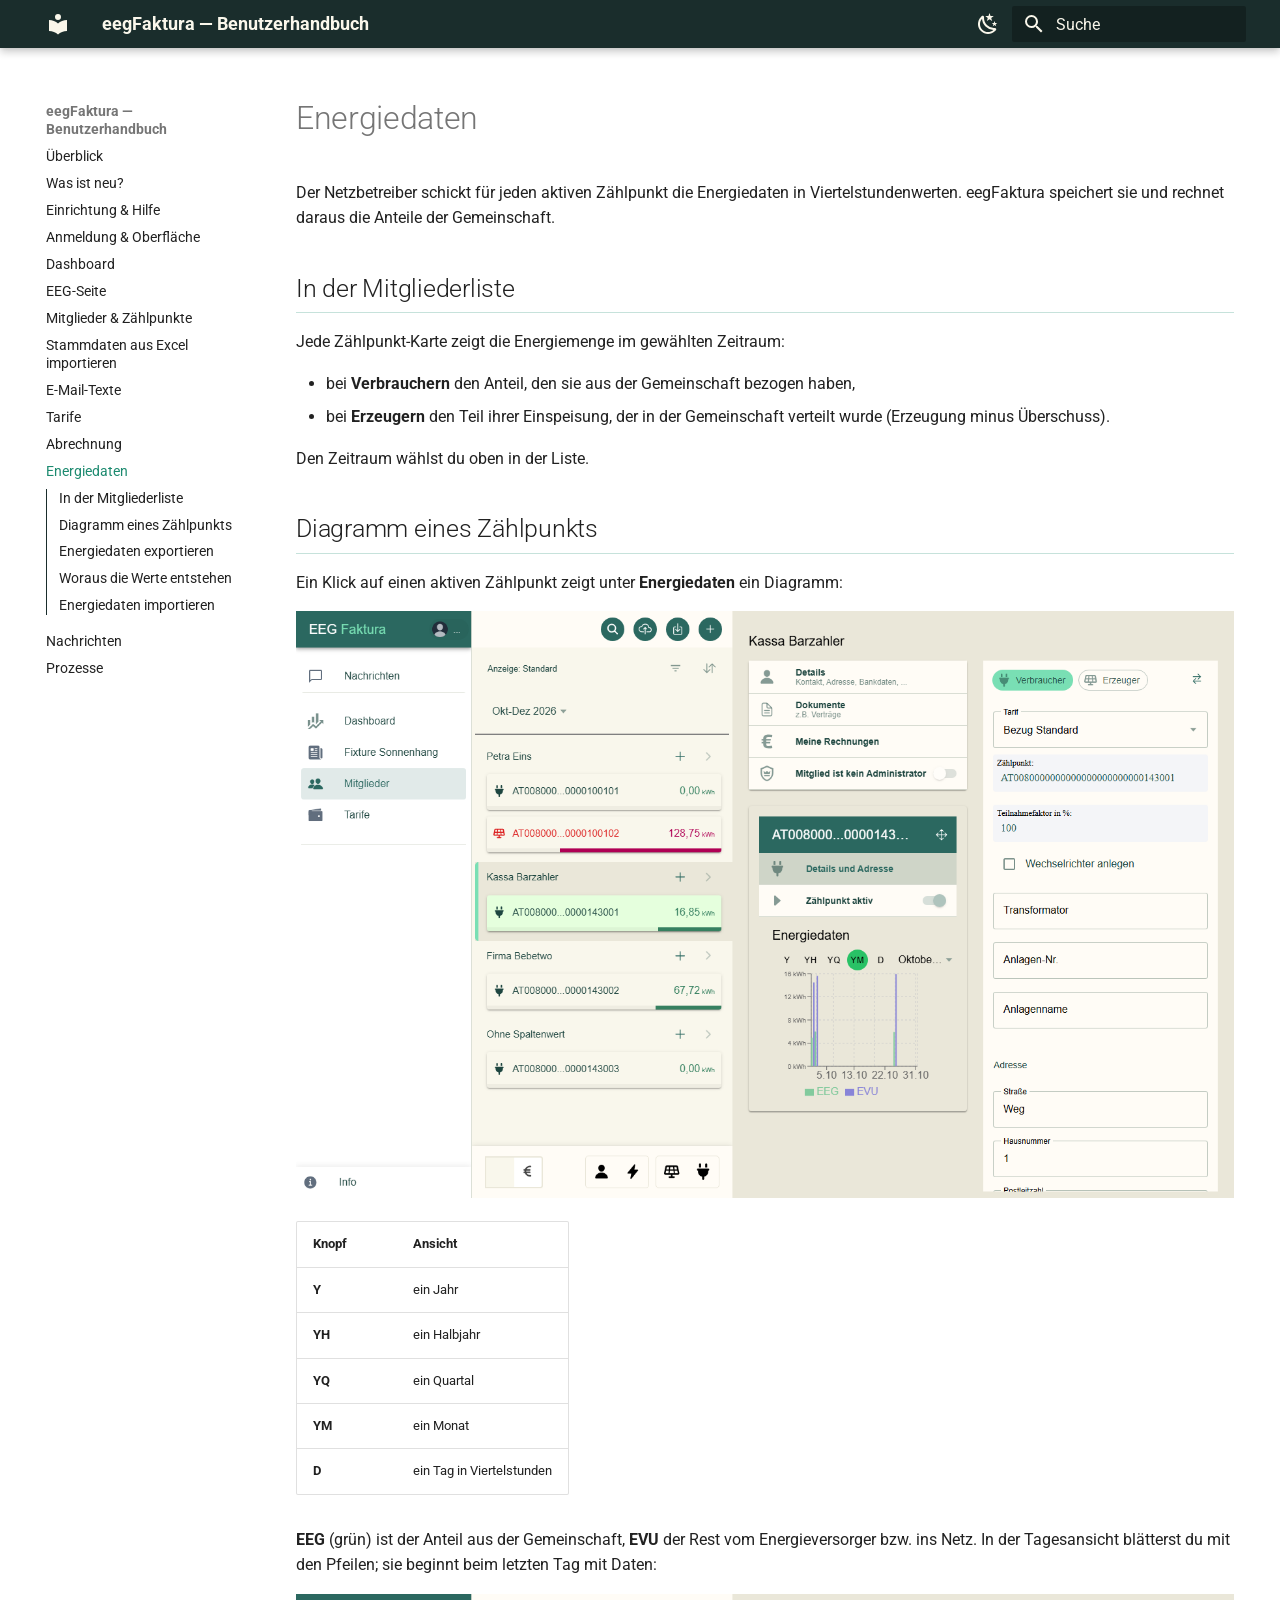
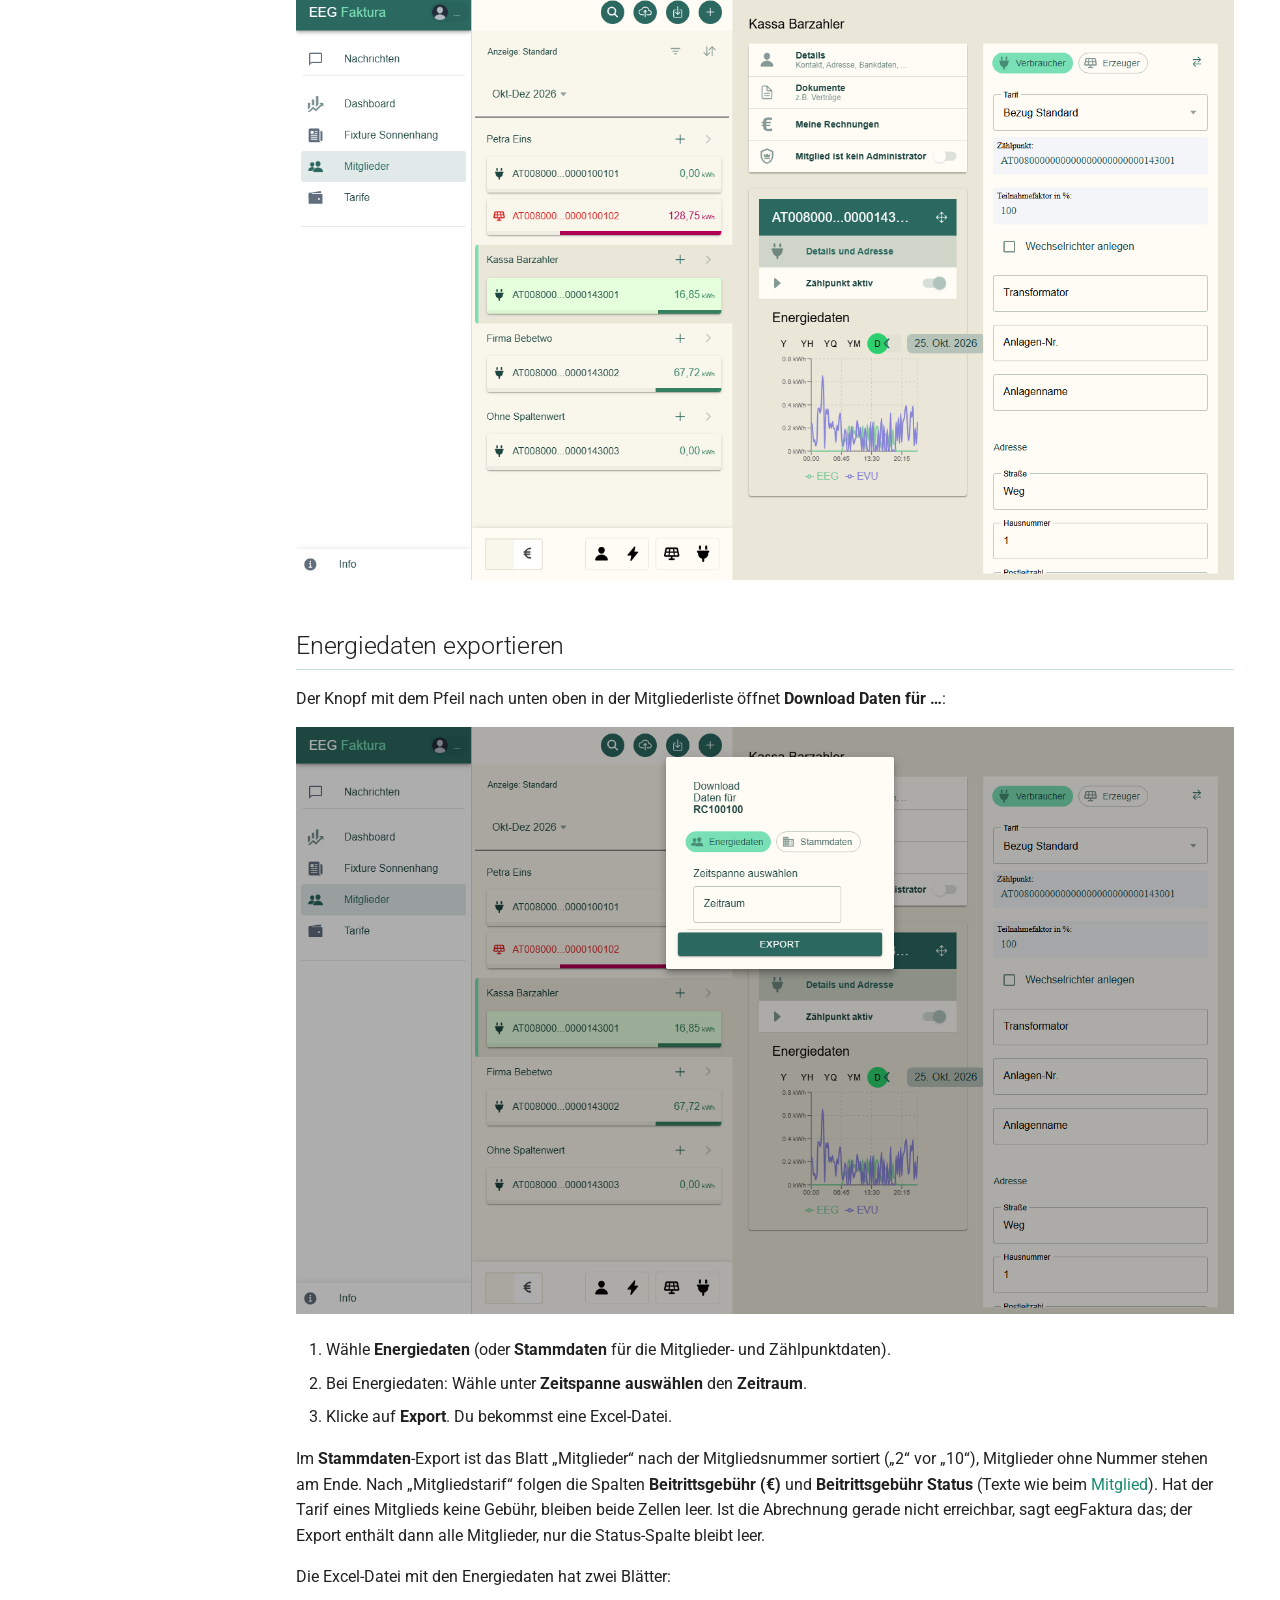
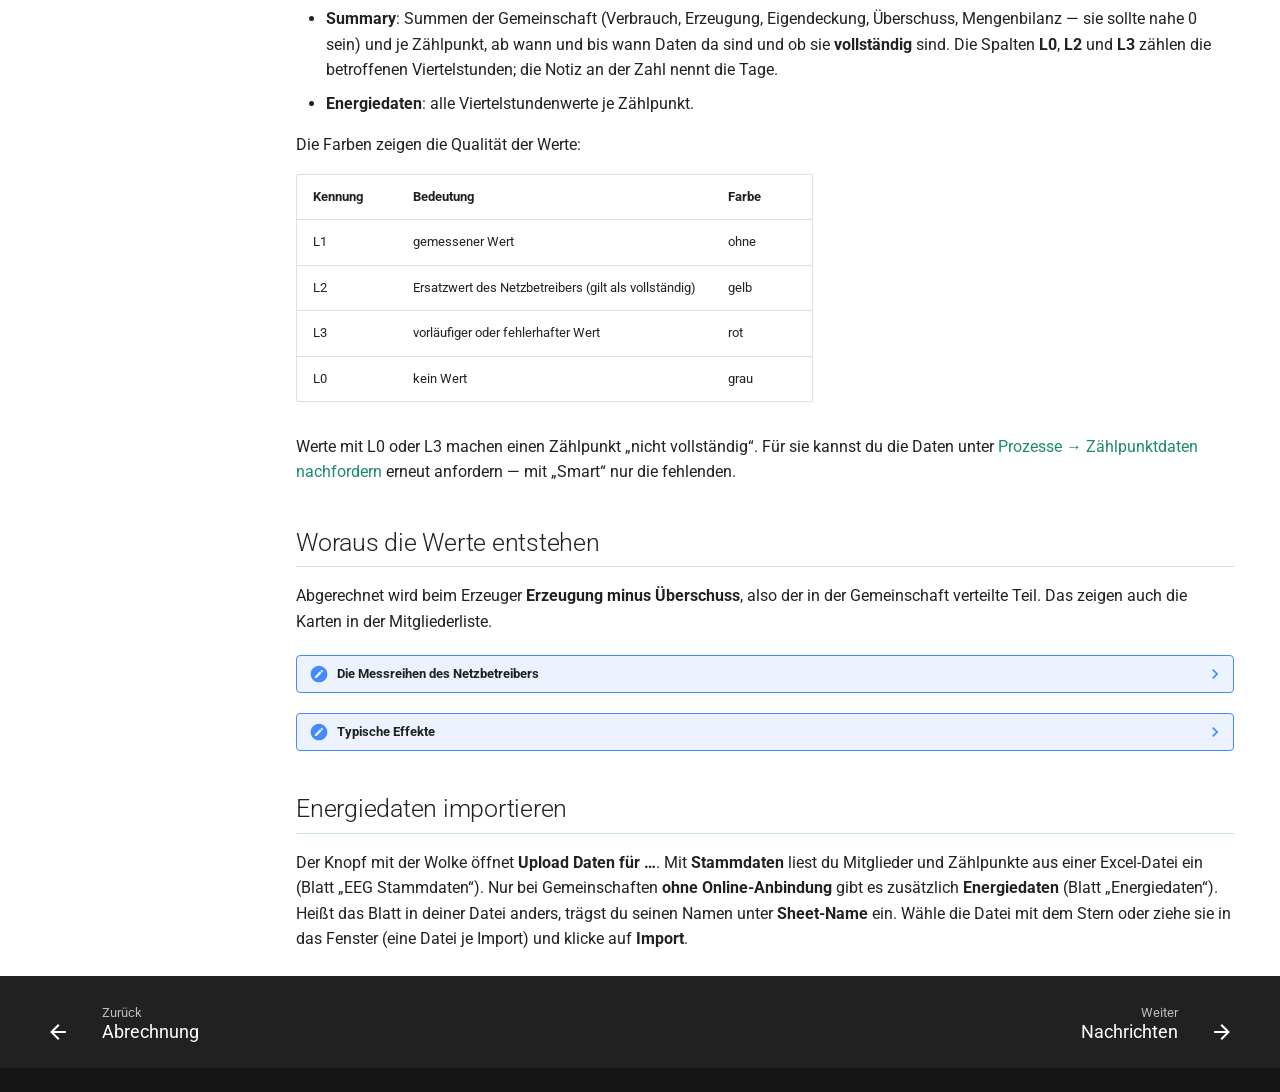
<file: 06-energiedaten/index.html>
<!doctype html>
<html lang="de" class="no-js">
  <head>
    
      <meta charset="utf-8">
      <meta name="viewport" content="width=device-width,initial-scale=1">
      
        <meta name="description" content="Bedienungsanleitung für EEG-Admins">
      
      
        <meta name="author" content="vfeeg">
      
      
        <link rel="canonical" href="https://eegfaktura.github.io/eegfaktura-user-guide/06-energiedaten/">
      
      
        <link rel="prev" href="../05-abrechnung/">
      
      
        <link rel="next" href="../07-nachrichten/">
      
      
        
      
      
      <link rel="icon" href="../assets/images/favicon.png">
      <meta name="generator" content="mkdocs-1.6.1, mkdocs-material-9.7.7">
    
    
      
        <title>Energiedaten - eegFaktura — Benutzerhandbuch</title>
      
    
    
      <link rel="stylesheet" href="../assets/stylesheets/main.ec1eaa64.min.css">
      
        
        <link rel="stylesheet" href="../assets/stylesheets/palette.ab4e12ef.min.css">
      
      


    
    
      
    
    
      
    
    
      <link rel="stylesheet" href="../assets/fonts/fonts.css">
    
      <link rel="stylesheet" href="../stylesheets/vfeeg.css">
    
    <script>__md_scope=new URL("..",location),__md_hash=e=>[...e].reduce(((e,_)=>(e<<5)-e+_.charCodeAt(0)),0),__md_get=(e,_=localStorage,t=__md_scope)=>JSON.parse(_.getItem(t.pathname+"."+e)),__md_set=(e,_,t=localStorage,a=__md_scope)=>{try{t.setItem(a.pathname+"."+e,JSON.stringify(_))}catch(e){}}</script>
    
      

    
    
  </head>
  
  
    
    
      
    
    
    
    
    <body dir="ltr" data-md-color-scheme="default" data-md-color-primary="custom" data-md-color-accent="custom">
  
    
    <input class="md-toggle" data-md-toggle="drawer" type="checkbox" id="__drawer" autocomplete="off">
    <input class="md-toggle" data-md-toggle="search" type="checkbox" id="__search" autocomplete="off">
    <label class="md-overlay" for="__drawer"></label>
    <div data-md-component="skip">
      
        
        <a href="#energiedaten" class="md-skip">
          Zum Inhalt
        </a>
      
    </div>
    <div data-md-component="announce">
      
    </div>
    
    
      

  

<header class="md-header md-header--shadow" data-md-component="header">
  <nav class="md-header__inner md-grid" aria-label="Kopfzeile">
    <a href=".." title="eegFaktura — Benutzerhandbuch" class="md-header__button md-logo" aria-label="eegFaktura — Benutzerhandbuch" data-md-component="logo">
      
  
  <svg xmlns="http://www.w3.org/2000/svg" viewBox="0 0 24 24"><path d="M12 8a3 3 0 0 0 3-3 3 3 0 0 0-3-3 3 3 0 0 0-3 3 3 3 0 0 0 3 3m0 3.54C9.64 9.35 6.5 8 3 8v11c3.5 0 6.64 1.35 9 3.54 2.36-2.19 5.5-3.54 9-3.54V8c-3.5 0-6.64 1.35-9 3.54"/></svg>

    </a>
    <label class="md-header__button md-icon" for="__drawer">
      
      <svg xmlns="http://www.w3.org/2000/svg" viewBox="0 0 24 24"><path d="M3 6h18v2H3zm0 5h18v2H3zm0 5h18v2H3z"/></svg>
    </label>
    <div class="md-header__title" data-md-component="header-title">
      <div class="md-header__ellipsis">
        <div class="md-header__topic">
          <span class="md-ellipsis">
            eegFaktura — Benutzerhandbuch
          </span>
        </div>
        <div class="md-header__topic" data-md-component="header-topic">
          <span class="md-ellipsis">
            
              Energiedaten
            
          </span>
        </div>
      </div>
    </div>
    
      
        <form class="md-header__option" data-md-component="palette">
  
    
    
    
    <input class="md-option" data-md-color-media="(prefers-color-scheme: light)" data-md-color-scheme="default" data-md-color-primary="custom" data-md-color-accent="custom"  aria-label="Dunkles Theme"  type="radio" name="__palette" id="__palette_0">
    
      <label class="md-header__button md-icon" title="Dunkles Theme" for="__palette_1" hidden>
        <svg xmlns="http://www.w3.org/2000/svg" viewBox="0 0 24 24"><path d="m17.75 4.09-2.53 1.94.91 3.06-2.63-1.81-2.63 1.81.91-3.06-2.53-1.94L12.44 4l1.06-3 1.06 3zm3.5 6.91-1.64 1.25.59 1.98-1.7-1.17-1.7 1.17.59-1.98L15.75 11l2.06-.05L18.5 9l.69 1.95zm-2.28 4.95c.83-.08 1.72 1.1 1.19 1.85-.32.45-.66.87-1.08 1.27C15.17 23 8.84 23 4.94 19.07c-3.91-3.9-3.91-10.24 0-14.14.4-.4.82-.76 1.27-1.08.75-.53 1.93.36 1.85 1.19-.27 2.86.69 5.83 2.89 8.02a9.96 9.96 0 0 0 8.02 2.89m-1.64 2.02a12.08 12.08 0 0 1-7.8-3.47c-2.17-2.19-3.33-5-3.49-7.82-2.81 3.14-2.7 7.96.31 10.98 3.02 3.01 7.84 3.12 10.98.31"/></svg>
      </label>
    
  
    
    
    
    <input class="md-option" data-md-color-media="(prefers-color-scheme: dark)" data-md-color-scheme="slate" data-md-color-primary="custom" data-md-color-accent="custom"  aria-label="Helles Theme"  type="radio" name="__palette" id="__palette_1">
    
      <label class="md-header__button md-icon" title="Helles Theme" for="__palette_0" hidden>
        <svg xmlns="http://www.w3.org/2000/svg" viewBox="0 0 24 24"><path d="M12 7a5 5 0 0 1 5 5 5 5 0 0 1-5 5 5 5 0 0 1-5-5 5 5 0 0 1 5-5m0 2a3 3 0 0 0-3 3 3 3 0 0 0 3 3 3 3 0 0 0 3-3 3 3 0 0 0-3-3m0-7 2.39 3.42C13.65 5.15 12.84 5 12 5s-1.65.15-2.39.42zM3.34 7l4.16-.35A7.2 7.2 0 0 0 5.94 8.5c-.44.74-.69 1.5-.83 2.29zm.02 10 1.76-3.77a7.131 7.131 0 0 0 2.38 4.14zM20.65 7l-1.77 3.79a7.02 7.02 0 0 0-2.38-4.15zm-.01 10-4.14.36c.59-.51 1.12-1.14 1.54-1.86.42-.73.69-1.5.83-2.29zM12 22l-2.41-3.44c.74.27 1.55.44 2.41.44.82 0 1.63-.17 2.37-.44z"/></svg>
      </label>
    
  
</form>
      
    
    
      <script>var palette=__md_get("__palette");if(palette&&palette.color){if("(prefers-color-scheme)"===palette.color.media){var media=matchMedia("(prefers-color-scheme: light)"),input=document.querySelector(media.matches?"[data-md-color-media='(prefers-color-scheme: light)']":"[data-md-color-media='(prefers-color-scheme: dark)']");palette.color.media=input.getAttribute("data-md-color-media"),palette.color.scheme=input.getAttribute("data-md-color-scheme"),palette.color.primary=input.getAttribute("data-md-color-primary"),palette.color.accent=input.getAttribute("data-md-color-accent")}for(var[key,value]of Object.entries(palette.color))document.body.setAttribute("data-md-color-"+key,value)}</script>
    
    
    
      
      
        <label class="md-header__button md-icon" for="__search">
          
          <svg xmlns="http://www.w3.org/2000/svg" viewBox="0 0 24 24"><path d="M9.5 3A6.5 6.5 0 0 1 16 9.5c0 1.61-.59 3.09-1.56 4.23l.27.27h.79l5 5-1.5 1.5-5-5v-.79l-.27-.27A6.52 6.52 0 0 1 9.5 16 6.5 6.5 0 0 1 3 9.5 6.5 6.5 0 0 1 9.5 3m0 2C7 5 5 7 5 9.5S7 14 9.5 14 14 12 14 9.5 12 5 9.5 5"/></svg>
        </label>
        <div class="md-search" data-md-component="search" role="dialog">
  <label class="md-search__overlay" for="__search"></label>
  <div class="md-search__inner" role="search">
    <form class="md-search__form" name="search">
      <input type="text" class="md-search__input" name="query" aria-label="Suche" placeholder="Suche" autocapitalize="off" autocorrect="off" autocomplete="off" spellcheck="false" data-md-component="search-query" required>
      <label class="md-search__icon md-icon" for="__search">
        
        <svg xmlns="http://www.w3.org/2000/svg" viewBox="0 0 24 24"><path d="M9.5 3A6.5 6.5 0 0 1 16 9.5c0 1.61-.59 3.09-1.56 4.23l.27.27h.79l5 5-1.5 1.5-5-5v-.79l-.27-.27A6.52 6.52 0 0 1 9.5 16 6.5 6.5 0 0 1 3 9.5 6.5 6.5 0 0 1 9.5 3m0 2C7 5 5 7 5 9.5S7 14 9.5 14 14 12 14 9.5 12 5 9.5 5"/></svg>
        
        <svg xmlns="http://www.w3.org/2000/svg" viewBox="0 0 24 24"><path d="M20 11v2H8l5.5 5.5-1.42 1.42L4.16 12l7.92-7.92L13.5 5.5 8 11z"/></svg>
      </label>
      <nav class="md-search__options" aria-label="Suche">
        
        <button type="reset" class="md-search__icon md-icon" title="Zurücksetzen" aria-label="Zurücksetzen" tabindex="-1">
          
          <svg xmlns="http://www.w3.org/2000/svg" viewBox="0 0 24 24"><path d="M19 6.41 17.59 5 12 10.59 6.41 5 5 6.41 10.59 12 5 17.59 6.41 19 12 13.41 17.59 19 19 17.59 13.41 12z"/></svg>
        </button>
      </nav>
      
        <div class="md-search__suggest" data-md-component="search-suggest"></div>
      
    </form>
    <div class="md-search__output">
      <div class="md-search__scrollwrap" tabindex="0" data-md-scrollfix>
        <div class="md-search-result" data-md-component="search-result">
          <div class="md-search-result__meta">
            Suche wird initialisiert
          </div>
          <ol class="md-search-result__list" role="presentation"></ol>
        </div>
      </div>
    </div>
  </div>
</div>
      
    
    
  </nav>
  
</header>
    
    <div class="md-container" data-md-component="container">
      
      
        
          
        
      
      <main class="md-main" data-md-component="main">
        <div class="md-main__inner md-grid">
          
            
              
              <div class="md-sidebar md-sidebar--primary" data-md-component="sidebar" data-md-type="navigation" >
                <div class="md-sidebar__scrollwrap">
                  <div class="md-sidebar__inner">
                    



  

<nav class="md-nav md-nav--primary md-nav--integrated" aria-label="Navigation" data-md-level="0">
  <label class="md-nav__title" for="__drawer">
    <a href=".." title="eegFaktura — Benutzerhandbuch" class="md-nav__button md-logo" aria-label="eegFaktura — Benutzerhandbuch" data-md-component="logo">
      
  
  <svg xmlns="http://www.w3.org/2000/svg" viewBox="0 0 24 24"><path d="M12 8a3 3 0 0 0 3-3 3 3 0 0 0-3-3 3 3 0 0 0-3 3 3 3 0 0 0 3 3m0 3.54C9.64 9.35 6.5 8 3 8v11c3.5 0 6.64 1.35 9 3.54 2.36-2.19 5.5-3.54 9-3.54V8c-3.5 0-6.64 1.35-9 3.54"/></svg>

    </a>
    eegFaktura — Benutzerhandbuch
  </label>
  
  <ul class="md-nav__list" data-md-scrollfix>
    
      
      
  
  
  
  
    <li class="md-nav__item">
      <a href=".." class="md-nav__link">
        
  
  
  <span class="md-ellipsis">
    
  
    Überblick
  

    
  </span>
  
  

      </a>
    </li>
  

    
      
      
  
  
  
  
    <li class="md-nav__item">
      <a href="../changelog/" class="md-nav__link">
        
  
  
  <span class="md-ellipsis">
    
  
    Was ist neu?
  

    
  </span>
  
  

      </a>
    </li>
  

    
      
      
  
  
  
  
    <li class="md-nav__item">
      <a href="../einrichtung-hilfe/" class="md-nav__link">
        
  
  
  <span class="md-ellipsis">
    
  
    Einrichtung & Hilfe
  

    
  </span>
  
  

      </a>
    </li>
  

    
      
      
  
  
  
  
    <li class="md-nav__item">
      <a href="../01-anmeldung/" class="md-nav__link">
        
  
  
  <span class="md-ellipsis">
    
  
    Anmeldung & Oberfläche
  

    
  </span>
  
  

      </a>
    </li>
  

    
      
      
  
  
  
  
    <li class="md-nav__item">
      <a href="../dashboard/" class="md-nav__link">
        
  
  
  <span class="md-ellipsis">
    
  
    Dashboard
  

    
  </span>
  
  

      </a>
    </li>
  

    
      
      
  
  
  
  
    <li class="md-nav__item">
      <a href="../eeg-seite/" class="md-nav__link">
        
  
  
  <span class="md-ellipsis">
    
  
    EEG-Seite
  

    
  </span>
  
  

      </a>
    </li>
  

    
      
      
  
  
  
  
    <li class="md-nav__item">
      <a href="../02-mitglieder-zaehlpunkte/" class="md-nav__link">
        
  
  
  <span class="md-ellipsis">
    
  
    Mitglieder & Zählpunkte
  

    
  </span>
  
  

      </a>
    </li>
  

    
      
      
  
  
  
  
    <li class="md-nav__item">
      <a href="../stammdaten-import/" class="md-nav__link">
        
  
  
  <span class="md-ellipsis">
    
  
    Stammdaten aus Excel importieren
  

    
  </span>
  
  

      </a>
    </li>
  

    
      
      
  
  
  
  
    <li class="md-nav__item">
      <a href="../03-email-texte/" class="md-nav__link">
        
  
  
  <span class="md-ellipsis">
    
  
    E-Mail-Texte
  

    
  </span>
  
  

      </a>
    </li>
  

    
      
      
  
  
  
  
    <li class="md-nav__item">
      <a href="../04-tarife/" class="md-nav__link">
        
  
  
  <span class="md-ellipsis">
    
  
    Tarife
  

    
  </span>
  
  

      </a>
    </li>
  

    
      
      
  
  
  
  
    <li class="md-nav__item">
      <a href="../05-abrechnung/" class="md-nav__link">
        
  
  
  <span class="md-ellipsis">
    
  
    Abrechnung
  

    
  </span>
  
  

      </a>
    </li>
  

    
      
      
  
  
    
  
  
  
    <li class="md-nav__item md-nav__item--active">
      
      <input class="md-nav__toggle md-toggle" type="checkbox" id="__toc">
      
      
        
      
      
        <label class="md-nav__link md-nav__link--active" for="__toc">
          
  
  
  <span class="md-ellipsis">
    
  
    Energiedaten
  

    
  </span>
  
  

          <span class="md-nav__icon md-icon"></span>
        </label>
      
      <a href="./" class="md-nav__link md-nav__link--active">
        
  
  
  <span class="md-ellipsis">
    
  
    Energiedaten
  

    
  </span>
  
  

      </a>
      
        

<nav class="md-nav md-nav--secondary" aria-label="Inhaltsverzeichnis">
  
  
  
    
  
  
    <label class="md-nav__title" for="__toc">
      <span class="md-nav__icon md-icon"></span>
      Inhaltsverzeichnis
    </label>
    <ul class="md-nav__list" data-md-component="toc" data-md-scrollfix>
      
        <li class="md-nav__item">
  <a href="#in-der-mitgliederliste" class="md-nav__link">
    <span class="md-ellipsis">
      
        In der Mitgliederliste
      
    </span>
  </a>
  
</li>
      
        <li class="md-nav__item">
  <a href="#diagramm-eines-zahlpunkts" class="md-nav__link">
    <span class="md-ellipsis">
      
        Diagramm eines Zählpunkts
      
    </span>
  </a>
  
</li>
      
        <li class="md-nav__item">
  <a href="#energiedaten-exportieren" class="md-nav__link">
    <span class="md-ellipsis">
      
        Energiedaten exportieren
      
    </span>
  </a>
  
</li>
      
        <li class="md-nav__item">
  <a href="#woraus-die-werte-entstehen" class="md-nav__link">
    <span class="md-ellipsis">
      
        Woraus die Werte entstehen
      
    </span>
  </a>
  
</li>
      
        <li class="md-nav__item">
  <a href="#energiedaten-importieren" class="md-nav__link">
    <span class="md-ellipsis">
      
        Energiedaten importieren
      
    </span>
  </a>
  
</li>
      
    </ul>
  
</nav>
      
    </li>
  

    
      
      
  
  
  
  
    <li class="md-nav__item">
      <a href="../07-nachrichten/" class="md-nav__link">
        
  
  
  <span class="md-ellipsis">
    
  
    Nachrichten
  

    
  </span>
  
  

      </a>
    </li>
  

    
      
      
  
  
  
  
    <li class="md-nav__item">
      <a href="../08-prozesse/" class="md-nav__link">
        
  
  
  <span class="md-ellipsis">
    
  
    Prozesse
  

    
  </span>
  
  

      </a>
    </li>
  

    
  </ul>
</nav>
                  </div>
                </div>
              </div>
            
            
          
          
            <div class="md-content" data-md-component="content">
              
              <article class="md-content__inner md-typeset">
                
                  



<h1 id="energiedaten">Energiedaten<a class="headerlink" href="#energiedaten" title="Link zu diesem Abschnitt">&para;</a></h1>
<p>Der Netzbetreiber schickt für jeden aktiven Zählpunkt die Energiedaten in Viertelstundenwerten. eegFaktura speichert
sie und rechnet daraus die Anteile der Gemeinschaft.</p>
<h2 id="in-der-mitgliederliste">In der Mitgliederliste<a class="headerlink" href="#in-der-mitgliederliste" title="Link zu diesem Abschnitt">&para;</a></h2>
<p>Jede Zählpunkt-Karte zeigt die Energiemenge im gewählten Zeitraum:</p>
<ul>
<li>bei <strong>Verbrauchern</strong> den Anteil, den sie aus der Gemeinschaft bezogen haben,</li>
<li>bei <strong>Erzeugern</strong> den Teil ihrer Einspeisung, der in der Gemeinschaft verteilt wurde (Erzeugung minus Überschuss).</li>
</ul>
<p>Den Zeitraum wählst du oben in der Liste.</p>
<h2 id="diagramm-eines-zahlpunkts">Diagramm eines Zählpunkts<a class="headerlink" href="#diagramm-eines-zahlpunkts" title="Link zu diesem Abschnitt">&para;</a></h2>
<p>Ein Klick auf einen aktiven Zählpunkt zeigt unter <strong>Energiedaten</strong> ein Diagramm:</p>
<p><img alt="Energiedaten eines Zählpunkts" src="../images/energiedaten-diagramm.png" /></p>
<table>
<thead>
<tr>
<th>Knopf</th>
<th>Ansicht</th>
</tr>
</thead>
<tbody>
<tr>
<td><strong>Y</strong></td>
<td>ein Jahr</td>
</tr>
<tr>
<td><strong>YH</strong></td>
<td>ein Halbjahr</td>
</tr>
<tr>
<td><strong>YQ</strong></td>
<td>ein Quartal</td>
</tr>
<tr>
<td><strong>YM</strong></td>
<td>ein Monat</td>
</tr>
<tr>
<td><strong>D</strong></td>
<td>ein Tag in Viertelstunden</td>
</tr>
</tbody>
</table>
<p><strong>EEG</strong> (grün) ist der Anteil aus der Gemeinschaft, <strong>EVU</strong> der Rest vom Energieversorger bzw. ins Netz. In der
Tagesansicht blätterst du mit den Pfeilen; sie beginnt beim letzten Tag mit Daten:</p>
<p><img alt="Tagesansicht" src="../images/energiedaten-tag.png" /></p>
<h2 id="energiedaten-exportieren">Energiedaten exportieren<a class="headerlink" href="#energiedaten-exportieren" title="Link zu diesem Abschnitt">&para;</a></h2>
<p>Der Knopf mit dem Pfeil nach unten oben in der Mitgliederliste öffnet <strong>Download Daten für …</strong>:</p>
<p><img alt="Export" src="../images/energiedaten-export.png" /></p>
<ol>
<li>Wähle <strong>Energiedaten</strong> (oder <strong>Stammdaten</strong> für die Mitglieder- und Zählpunktdaten).</li>
<li>Bei Energiedaten: Wähle unter <strong>Zeitspanne auswählen</strong> den <strong>Zeitraum</strong>.</li>
<li>Klicke auf <strong>Export</strong>. Du bekommst eine Excel-Datei.</li>
</ol>
<p>Im <strong>Stammdaten</strong>-Export ist das Blatt „Mitglieder“ nach der Mitgliedsnummer sortiert („2“ vor „10“), Mitglieder
ohne Nummer stehen am Ende. Nach „Mitgliedstarif“ folgen die Spalten <strong>Beitrittsgebühr (€)</strong> und <strong>Beitrittsgebühr
Status</strong> (Texte wie beim <a href="../02-mitglieder-zaehlpunkte/#beitrittsgebuhr-eines-mitglieds">Mitglied</a>). Hat der Tarif eines
Mitglieds keine Gebühr, bleiben beide Zellen leer. Ist die Abrechnung gerade nicht erreichbar, sagt eegFaktura das; der
Export enthält dann alle Mitglieder, nur die Status-Spalte bleibt leer.</p>
<p>Die Excel-Datei mit den Energiedaten hat zwei Blätter:</p>
<ul>
<li><strong>Summary</strong>: Summen der Gemeinschaft (Verbrauch, Erzeugung, Eigendeckung, Überschuss, Mengenbilanz — sie sollte
  nahe 0 sein) und je Zählpunkt, ab wann und bis wann Daten da sind und ob sie <strong>vollständig</strong> sind. Die Spalten
  <strong>L0</strong>, <strong>L2</strong> und <strong>L3</strong> zählen die betroffenen Viertelstunden; die Notiz an der Zahl nennt die Tage.</li>
<li><strong>Energiedaten</strong>: alle Viertelstundenwerte je Zählpunkt.</li>
</ul>
<p>Die Farben zeigen die Qualität der Werte:</p>
<table>
<thead>
<tr>
<th>Kennung</th>
<th>Bedeutung</th>
<th>Farbe</th>
</tr>
</thead>
<tbody>
<tr>
<td>L1</td>
<td>gemessener Wert</td>
<td>ohne</td>
</tr>
<tr>
<td>L2</td>
<td>Ersatzwert des Netzbetreibers (gilt als vollständig)</td>
<td>gelb</td>
</tr>
<tr>
<td>L3</td>
<td>vorläufiger oder fehlerhafter Wert</td>
<td>rot</td>
</tr>
<tr>
<td>L0</td>
<td>kein Wert</td>
<td>grau</td>
</tr>
</tbody>
</table>
<p>Werte mit L0 oder L3 machen einen Zählpunkt „nicht vollständig“. Für sie kannst du die Daten unter
<a href="../08-prozesse/#zahlpunktdaten-nachfordern">Prozesse → Zählpunktdaten nachfordern</a> erneut anfordern — mit „Smart“
nur die fehlenden.</p>
<h2 id="woraus-die-werte-entstehen">Woraus die Werte entstehen<a class="headerlink" href="#woraus-die-werte-entstehen" title="Link zu diesem Abschnitt">&para;</a></h2>
<p>Abgerechnet wird beim Erzeuger <strong>Erzeugung minus Überschuss</strong>, also der in der Gemeinschaft verteilte Teil. Das zeigen
auch die Karten in der Mitgliederliste.</p>
<details class="note">
<summary>Die Messreihen des Netzbetreibers</summary>
<p>Der Netzbetreiber schickt je Zählpunkt mehrere Messreihen:</p>
<table>
<thead>
<tr>
<th>Zählpunkt</th>
<th>Messreihe</th>
<th>Bedeutung</th>
</tr>
</thead>
<tbody>
<tr>
<td>Verbraucher</td>
<td>Gesamtverbrauch</td>
<td>was der Zählpunkt insgesamt bezogen hat</td>
</tr>
<tr>
<td>Verbraucher</td>
<td>Anteil gemeinschaftliche Erzeugung (G.02)</td>
<td>der Teil der Erzeugung, der dem Zählpunkt nach dem Verteilschlüssel zugeteilt wurde; was davon tatsächlich verbraucht wurde, ist die Eigendeckung</td>
</tr>
<tr>
<td>Verbraucher</td>
<td>Eigendeckung (G.03)</td>
<td>der Anteil aus der Gemeinschaft — <strong>Grundlage der Rechnung</strong></td>
</tr>
<tr>
<td>Erzeuger</td>
<td>Erzeugung</td>
<td>was die Anlage insgesamt eingespeist hat</td>
</tr>
<tr>
<td>Erzeuger</td>
<td>Überschuss</td>
<td>was davon nicht in der Gemeinschaft verbraucht wurde</td>
</tr>
</tbody>
</table>
<p>Im Export stehen die Messreihen mit ihrem vollen Namen in der Zeile <strong>Metercode</strong> des Blatts „Energiedaten“.</p>
</details>
<details class="note">
<summary>Typische Effekte</summary>
<ul>
<li><strong>Zeitumstellung:</strong> Ein Tag der Umstellung hat 92 bzw. 100 Viertelstunden statt 96 — beim Nachrechnen von Hand
  daran denken.</li>
<li><strong>Korrekturen:</strong> Vorläufige Werte (L3) ersetzt der Netzbetreiber später durch gemessene oder Ersatzwerte (L2).
  Kleine Differenzen von Bruchteilen eines Prozents zwischen zwei Abfragen sind dadurch normal.</li>
<li><strong>Mengenbilanz</strong> im Export und <strong>Bilanzdifferenz</strong> im Dashboard sollten nahe 0 sein. Größere Abweichungen deuten
  auf fehlende Daten hin — siehe <a href="../dashboard/#bilanzdifferenz">Bilanzdifferenz</a>.</li>
</ul>
</details>
<h2 id="energiedaten-importieren">Energiedaten importieren<a class="headerlink" href="#energiedaten-importieren" title="Link zu diesem Abschnitt">&para;</a></h2>
<p>Der Knopf mit der Wolke öffnet <strong>Upload Daten für …</strong>. Mit <strong>Stammdaten</strong> liest du Mitglieder und Zählpunkte aus einer
Excel-Datei ein (Blatt „EEG Stammdaten“). Nur bei Gemeinschaften <strong>ohne Online-Anbindung</strong> gibt es zusätzlich
<strong>Energiedaten</strong> (Blatt „Energiedaten“). Heißt das Blatt in deiner Datei anders, trägst du seinen Namen unter
<strong>Sheet-Name</strong> ein. Wähle die Datei mit dem Stern oder ziehe sie in das Fenster (eine Datei je Import) und klicke auf
<strong>Import</strong>.</p>












                
              </article>
            </div>
          
          
  <script>var tabs=__md_get("__tabs");if(Array.isArray(tabs))e:for(var set of document.querySelectorAll(".tabbed-set")){var labels=set.querySelector(".tabbed-labels");for(var tab of tabs)for(var label of labels.getElementsByTagName("label"))if(label.innerText.trim()===tab){var input=document.getElementById(label.htmlFor);input.checked=!0;continue e}}</script>

<script>var target=document.getElementById(location.hash.slice(1));target&&target.name&&(target.checked=target.name.startsWith("__tabbed_"))</script>
        </div>
        
          <button type="button" class="md-top md-icon" data-md-component="top" hidden>
  
  <svg xmlns="http://www.w3.org/2000/svg" viewBox="0 0 24 24"><path d="M13 20h-2V8l-5.5 5.5-1.42-1.42L12 4.16l7.92 7.92-1.42 1.42L13 8z"/></svg>
  Zurück zum Seitenanfang
</button>
        
      </main>
      
        <footer class="md-footer">
  
    
      
      <nav class="md-footer__inner md-grid" aria-label="Fußzeile" >
        
          
          <a href="../05-abrechnung/" class="md-footer__link md-footer__link--prev" aria-label="Zurück: Abrechnung">
            <div class="md-footer__button md-icon">
              
              <svg xmlns="http://www.w3.org/2000/svg" viewBox="0 0 24 24"><path d="M20 11v2H8l5.5 5.5-1.42 1.42L4.16 12l7.92-7.92L13.5 5.5 8 11z"/></svg>
            </div>
            <div class="md-footer__title">
              <span class="md-footer__direction">
                Zurück
              </span>
              <div class="md-ellipsis">
                Abrechnung
              </div>
            </div>
          </a>
        
        
          
          <a href="../07-nachrichten/" class="md-footer__link md-footer__link--next" aria-label="Weiter: Nachrichten">
            <div class="md-footer__title">
              <span class="md-footer__direction">
                Weiter
              </span>
              <div class="md-ellipsis">
                Nachrichten
              </div>
            </div>
            <div class="md-footer__button md-icon">
              
              <svg xmlns="http://www.w3.org/2000/svg" viewBox="0 0 24 24"><path d="M4 11v2h12l-5.5 5.5 1.42 1.42L19.84 12l-7.92-7.92L10.5 5.5 16 11z"/></svg>
            </div>
          </a>
        
      </nav>
    
  
  <div class="md-footer-meta md-typeset">
    <div class="md-footer-meta__inner md-grid">
      <div class="md-copyright">
  
  
</div>
      
    </div>
  </div>
</footer>
      
    </div>
    <div class="md-dialog" data-md-component="dialog">
      <div class="md-dialog__inner md-typeset"></div>
    </div>
    
    
    
      
      
      <script id="__config" type="application/json">{"annotate": null, "base": "..", "features": ["navigation.sections", "navigation.expand", "navigation.indexes", "navigation.top", "navigation.footer", "toc.integrate", "search.suggest", "search.highlight", "content.code.copy", "content.tabs.link"], "search": "../assets/javascripts/workers/search.2c215733.min.js", "tags": null, "translations": {"clipboard.copied": "In Zwischenablage kopiert", "clipboard.copy": "In Zwischenablage kopieren", "search.result.more.one": "1 weiteres Suchergebnis auf dieser Seite", "search.result.more.other": "# weitere Suchergebnisse auf dieser Seite", "search.result.none": "Keine Suchergebnisse", "search.result.one": "1 Suchergebnis", "search.result.other": "# Suchergebnisse", "search.result.placeholder": "Suchbegriff eingeben", "search.result.term.missing": "Es fehlt", "select.version": "Version ausw\u00e4hlen"}, "version": null}</script>
    
    
      <script src="../assets/javascripts/bundle.d7400e89.min.js"></script>
      
    
  </body>
</html>
</file>
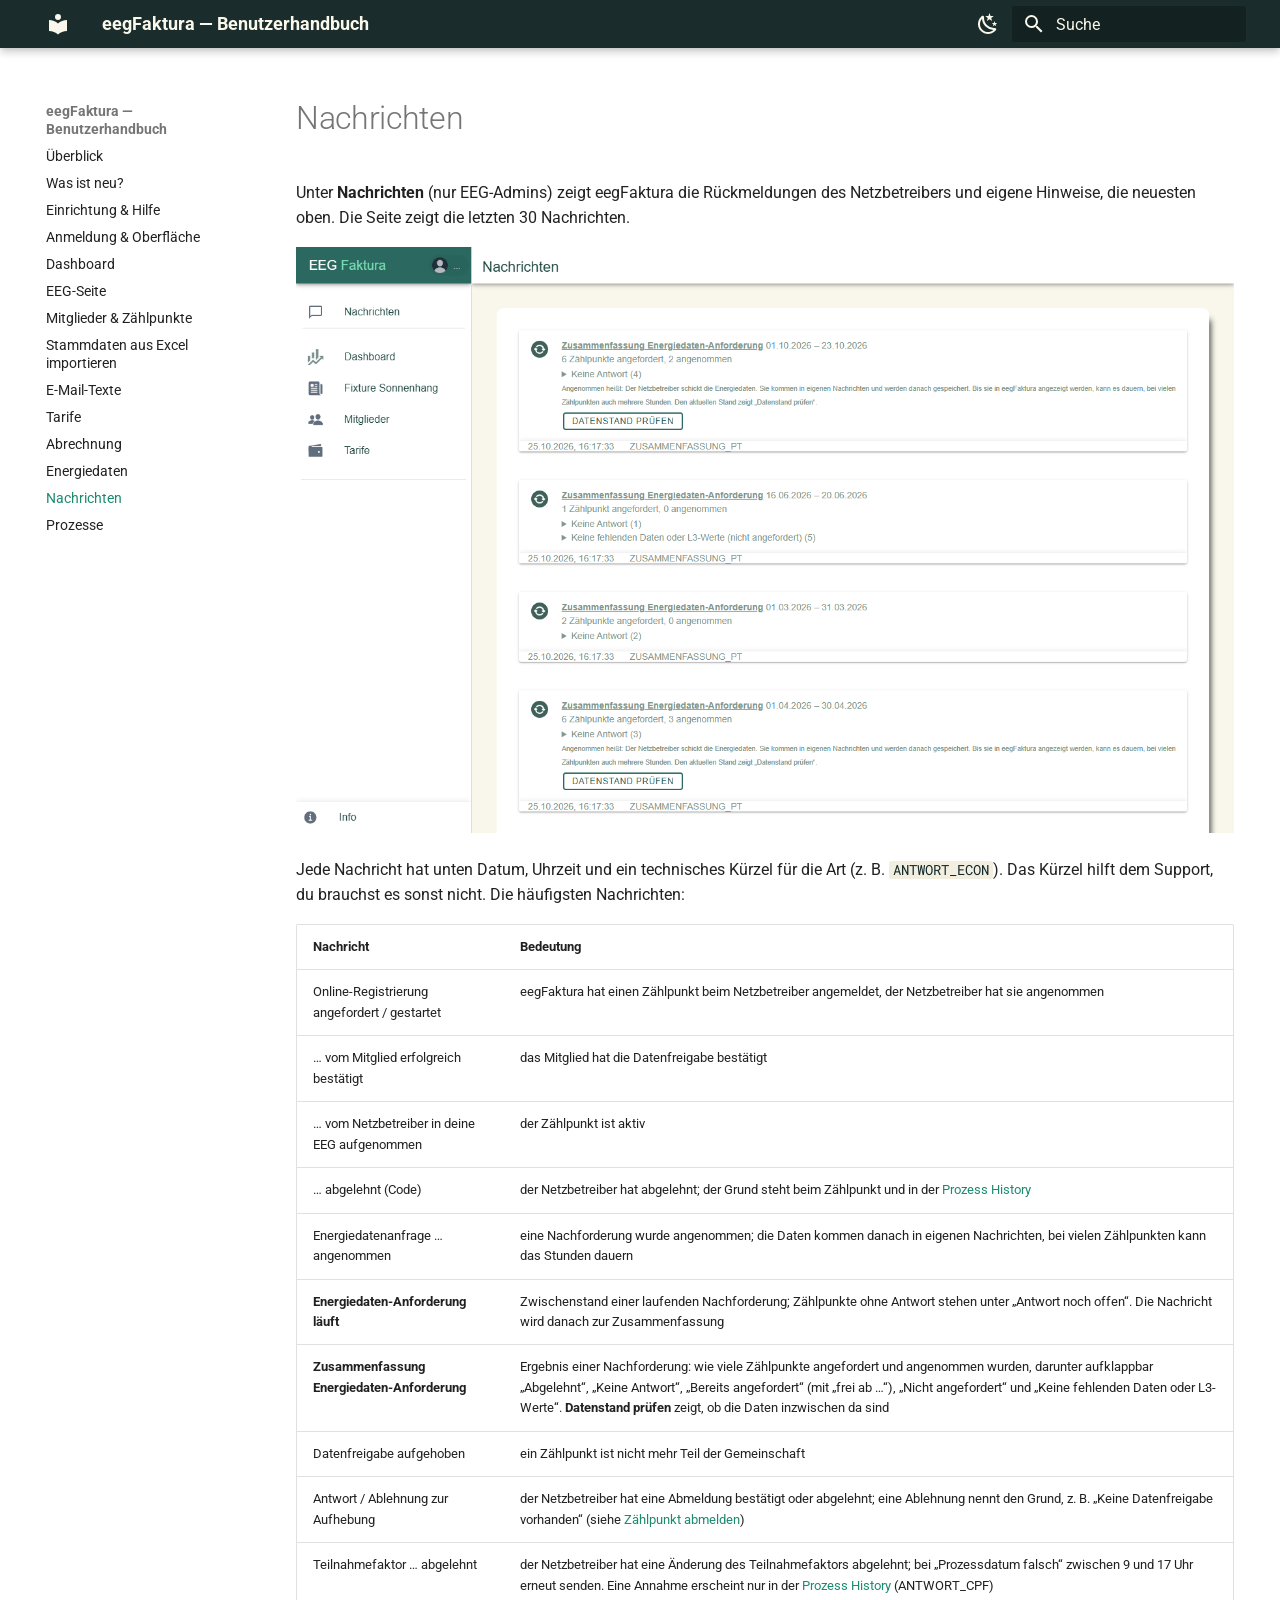
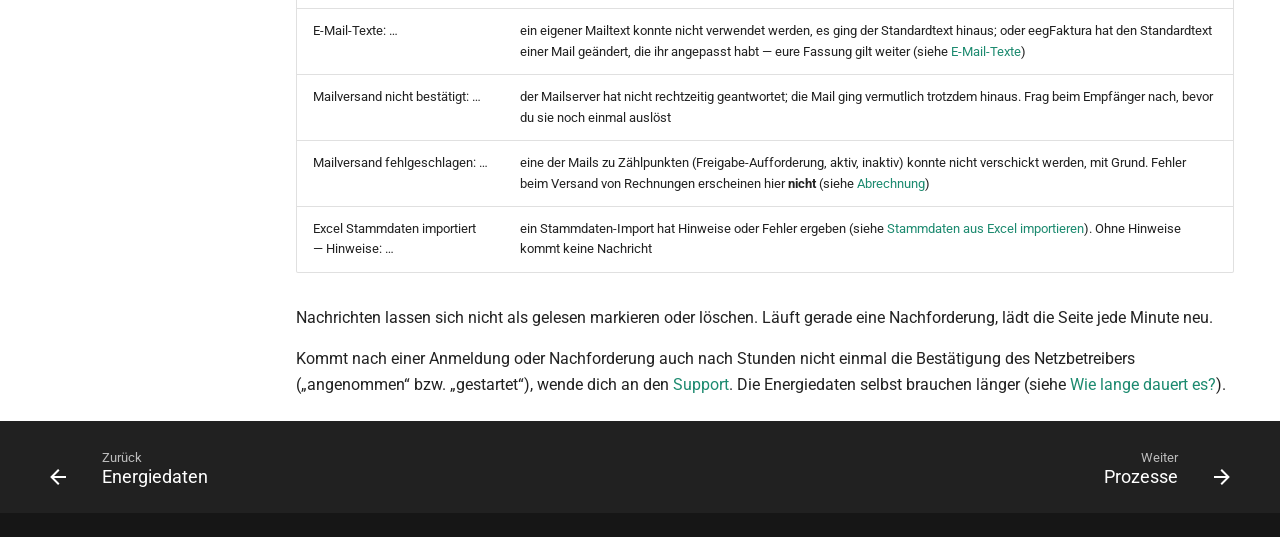
<file: 07-nachrichten/index.html>
<!doctype html>
<html lang="de" class="no-js">
  <head>
    
      <meta charset="utf-8">
      <meta name="viewport" content="width=device-width,initial-scale=1">
      
        <meta name="description" content="Bedienungsanleitung für EEG-Admins">
      
      
        <meta name="author" content="vfeeg">
      
      
        <link rel="canonical" href="https://eegfaktura.github.io/eegfaktura-user-guide/07-nachrichten/">
      
      
        <link rel="prev" href="../06-energiedaten/">
      
      
        <link rel="next" href="../08-prozesse/">
      
      
        
      
      
      <link rel="icon" href="../assets/images/favicon.png">
      <meta name="generator" content="mkdocs-1.6.1, mkdocs-material-9.7.7">
    
    
      
        <title>Nachrichten - eegFaktura — Benutzerhandbuch</title>
      
    
    
      <link rel="stylesheet" href="../assets/stylesheets/main.ec1eaa64.min.css">
      
        
        <link rel="stylesheet" href="../assets/stylesheets/palette.ab4e12ef.min.css">
      
      


    
    
      
    
    
      
    
    
      <link rel="stylesheet" href="../assets/fonts/fonts.css">
    
      <link rel="stylesheet" href="../stylesheets/vfeeg.css">
    
    <script>__md_scope=new URL("..",location),__md_hash=e=>[...e].reduce(((e,_)=>(e<<5)-e+_.charCodeAt(0)),0),__md_get=(e,_=localStorage,t=__md_scope)=>JSON.parse(_.getItem(t.pathname+"."+e)),__md_set=(e,_,t=localStorage,a=__md_scope)=>{try{t.setItem(a.pathname+"."+e,JSON.stringify(_))}catch(e){}}</script>
    
      

    
    
  </head>
  
  
    
    
      
    
    
    
    
    <body dir="ltr" data-md-color-scheme="default" data-md-color-primary="custom" data-md-color-accent="custom">
  
    
    <input class="md-toggle" data-md-toggle="drawer" type="checkbox" id="__drawer" autocomplete="off">
    <input class="md-toggle" data-md-toggle="search" type="checkbox" id="__search" autocomplete="off">
    <label class="md-overlay" for="__drawer"></label>
    <div data-md-component="skip">
      
        
        <a href="#nachrichten" class="md-skip">
          Zum Inhalt
        </a>
      
    </div>
    <div data-md-component="announce">
      
    </div>
    
    
      

  

<header class="md-header md-header--shadow" data-md-component="header">
  <nav class="md-header__inner md-grid" aria-label="Kopfzeile">
    <a href=".." title="eegFaktura — Benutzerhandbuch" class="md-header__button md-logo" aria-label="eegFaktura — Benutzerhandbuch" data-md-component="logo">
      
  
  <svg xmlns="http://www.w3.org/2000/svg" viewBox="0 0 24 24"><path d="M12 8a3 3 0 0 0 3-3 3 3 0 0 0-3-3 3 3 0 0 0-3 3 3 3 0 0 0 3 3m0 3.54C9.64 9.35 6.5 8 3 8v11c3.5 0 6.64 1.35 9 3.54 2.36-2.19 5.5-3.54 9-3.54V8c-3.5 0-6.64 1.35-9 3.54"/></svg>

    </a>
    <label class="md-header__button md-icon" for="__drawer">
      
      <svg xmlns="http://www.w3.org/2000/svg" viewBox="0 0 24 24"><path d="M3 6h18v2H3zm0 5h18v2H3zm0 5h18v2H3z"/></svg>
    </label>
    <div class="md-header__title" data-md-component="header-title">
      <div class="md-header__ellipsis">
        <div class="md-header__topic">
          <span class="md-ellipsis">
            eegFaktura — Benutzerhandbuch
          </span>
        </div>
        <div class="md-header__topic" data-md-component="header-topic">
          <span class="md-ellipsis">
            
              Nachrichten
            
          </span>
        </div>
      </div>
    </div>
    
      
        <form class="md-header__option" data-md-component="palette">
  
    
    
    
    <input class="md-option" data-md-color-media="(prefers-color-scheme: light)" data-md-color-scheme="default" data-md-color-primary="custom" data-md-color-accent="custom"  aria-label="Dunkles Theme"  type="radio" name="__palette" id="__palette_0">
    
      <label class="md-header__button md-icon" title="Dunkles Theme" for="__palette_1" hidden>
        <svg xmlns="http://www.w3.org/2000/svg" viewBox="0 0 24 24"><path d="m17.75 4.09-2.53 1.94.91 3.06-2.63-1.81-2.63 1.81.91-3.06-2.53-1.94L12.44 4l1.06-3 1.06 3zm3.5 6.91-1.64 1.25.59 1.98-1.7-1.17-1.7 1.17.59-1.98L15.75 11l2.06-.05L18.5 9l.69 1.95zm-2.28 4.95c.83-.08 1.72 1.1 1.19 1.85-.32.45-.66.87-1.08 1.27C15.17 23 8.84 23 4.94 19.07c-3.91-3.9-3.91-10.24 0-14.14.4-.4.82-.76 1.27-1.08.75-.53 1.93.36 1.85 1.19-.27 2.86.69 5.83 2.89 8.02a9.96 9.96 0 0 0 8.02 2.89m-1.64 2.02a12.08 12.08 0 0 1-7.8-3.47c-2.17-2.19-3.33-5-3.49-7.82-2.81 3.14-2.7 7.96.31 10.98 3.02 3.01 7.84 3.12 10.98.31"/></svg>
      </label>
    
  
    
    
    
    <input class="md-option" data-md-color-media="(prefers-color-scheme: dark)" data-md-color-scheme="slate" data-md-color-primary="custom" data-md-color-accent="custom"  aria-label="Helles Theme"  type="radio" name="__palette" id="__palette_1">
    
      <label class="md-header__button md-icon" title="Helles Theme" for="__palette_0" hidden>
        <svg xmlns="http://www.w3.org/2000/svg" viewBox="0 0 24 24"><path d="M12 7a5 5 0 0 1 5 5 5 5 0 0 1-5 5 5 5 0 0 1-5-5 5 5 0 0 1 5-5m0 2a3 3 0 0 0-3 3 3 3 0 0 0 3 3 3 3 0 0 0 3-3 3 3 0 0 0-3-3m0-7 2.39 3.42C13.65 5.15 12.84 5 12 5s-1.65.15-2.39.42zM3.34 7l4.16-.35A7.2 7.2 0 0 0 5.94 8.5c-.44.74-.69 1.5-.83 2.29zm.02 10 1.76-3.77a7.131 7.131 0 0 0 2.38 4.14zM20.65 7l-1.77 3.79a7.02 7.02 0 0 0-2.38-4.15zm-.01 10-4.14.36c.59-.51 1.12-1.14 1.54-1.86.42-.73.69-1.5.83-2.29zM12 22l-2.41-3.44c.74.27 1.55.44 2.41.44.82 0 1.63-.17 2.37-.44z"/></svg>
      </label>
    
  
</form>
      
    
    
      <script>var palette=__md_get("__palette");if(palette&&palette.color){if("(prefers-color-scheme)"===palette.color.media){var media=matchMedia("(prefers-color-scheme: light)"),input=document.querySelector(media.matches?"[data-md-color-media='(prefers-color-scheme: light)']":"[data-md-color-media='(prefers-color-scheme: dark)']");palette.color.media=input.getAttribute("data-md-color-media"),palette.color.scheme=input.getAttribute("data-md-color-scheme"),palette.color.primary=input.getAttribute("data-md-color-primary"),palette.color.accent=input.getAttribute("data-md-color-accent")}for(var[key,value]of Object.entries(palette.color))document.body.setAttribute("data-md-color-"+key,value)}</script>
    
    
    
      
      
        <label class="md-header__button md-icon" for="__search">
          
          <svg xmlns="http://www.w3.org/2000/svg" viewBox="0 0 24 24"><path d="M9.5 3A6.5 6.5 0 0 1 16 9.5c0 1.61-.59 3.09-1.56 4.23l.27.27h.79l5 5-1.5 1.5-5-5v-.79l-.27-.27A6.52 6.52 0 0 1 9.5 16 6.5 6.5 0 0 1 3 9.5 6.5 6.5 0 0 1 9.5 3m0 2C7 5 5 7 5 9.5S7 14 9.5 14 14 12 14 9.5 12 5 9.5 5"/></svg>
        </label>
        <div class="md-search" data-md-component="search" role="dialog">
  <label class="md-search__overlay" for="__search"></label>
  <div class="md-search__inner" role="search">
    <form class="md-search__form" name="search">
      <input type="text" class="md-search__input" name="query" aria-label="Suche" placeholder="Suche" autocapitalize="off" autocorrect="off" autocomplete="off" spellcheck="false" data-md-component="search-query" required>
      <label class="md-search__icon md-icon" for="__search">
        
        <svg xmlns="http://www.w3.org/2000/svg" viewBox="0 0 24 24"><path d="M9.5 3A6.5 6.5 0 0 1 16 9.5c0 1.61-.59 3.09-1.56 4.23l.27.27h.79l5 5-1.5 1.5-5-5v-.79l-.27-.27A6.52 6.52 0 0 1 9.5 16 6.5 6.5 0 0 1 3 9.5 6.5 6.5 0 0 1 9.5 3m0 2C7 5 5 7 5 9.5S7 14 9.5 14 14 12 14 9.5 12 5 9.5 5"/></svg>
        
        <svg xmlns="http://www.w3.org/2000/svg" viewBox="0 0 24 24"><path d="M20 11v2H8l5.5 5.5-1.42 1.42L4.16 12l7.92-7.92L13.5 5.5 8 11z"/></svg>
      </label>
      <nav class="md-search__options" aria-label="Suche">
        
        <button type="reset" class="md-search__icon md-icon" title="Zurücksetzen" aria-label="Zurücksetzen" tabindex="-1">
          
          <svg xmlns="http://www.w3.org/2000/svg" viewBox="0 0 24 24"><path d="M19 6.41 17.59 5 12 10.59 6.41 5 5 6.41 10.59 12 5 17.59 6.41 19 12 13.41 17.59 19 19 17.59 13.41 12z"/></svg>
        </button>
      </nav>
      
        <div class="md-search__suggest" data-md-component="search-suggest"></div>
      
    </form>
    <div class="md-search__output">
      <div class="md-search__scrollwrap" tabindex="0" data-md-scrollfix>
        <div class="md-search-result" data-md-component="search-result">
          <div class="md-search-result__meta">
            Suche wird initialisiert
          </div>
          <ol class="md-search-result__list" role="presentation"></ol>
        </div>
      </div>
    </div>
  </div>
</div>
      
    
    
  </nav>
  
</header>
    
    <div class="md-container" data-md-component="container">
      
      
        
          
        
      
      <main class="md-main" data-md-component="main">
        <div class="md-main__inner md-grid">
          
            
              
              <div class="md-sidebar md-sidebar--primary" data-md-component="sidebar" data-md-type="navigation" >
                <div class="md-sidebar__scrollwrap">
                  <div class="md-sidebar__inner">
                    



  

<nav class="md-nav md-nav--primary md-nav--integrated" aria-label="Navigation" data-md-level="0">
  <label class="md-nav__title" for="__drawer">
    <a href=".." title="eegFaktura — Benutzerhandbuch" class="md-nav__button md-logo" aria-label="eegFaktura — Benutzerhandbuch" data-md-component="logo">
      
  
  <svg xmlns="http://www.w3.org/2000/svg" viewBox="0 0 24 24"><path d="M12 8a3 3 0 0 0 3-3 3 3 0 0 0-3-3 3 3 0 0 0-3 3 3 3 0 0 0 3 3m0 3.54C9.64 9.35 6.5 8 3 8v11c3.5 0 6.64 1.35 9 3.54 2.36-2.19 5.5-3.54 9-3.54V8c-3.5 0-6.64 1.35-9 3.54"/></svg>

    </a>
    eegFaktura — Benutzerhandbuch
  </label>
  
  <ul class="md-nav__list" data-md-scrollfix>
    
      
      
  
  
  
  
    <li class="md-nav__item">
      <a href=".." class="md-nav__link">
        
  
  
  <span class="md-ellipsis">
    
  
    Überblick
  

    
  </span>
  
  

      </a>
    </li>
  

    
      
      
  
  
  
  
    <li class="md-nav__item">
      <a href="../changelog/" class="md-nav__link">
        
  
  
  <span class="md-ellipsis">
    
  
    Was ist neu?
  

    
  </span>
  
  

      </a>
    </li>
  

    
      
      
  
  
  
  
    <li class="md-nav__item">
      <a href="../einrichtung-hilfe/" class="md-nav__link">
        
  
  
  <span class="md-ellipsis">
    
  
    Einrichtung & Hilfe
  

    
  </span>
  
  

      </a>
    </li>
  

    
      
      
  
  
  
  
    <li class="md-nav__item">
      <a href="../01-anmeldung/" class="md-nav__link">
        
  
  
  <span class="md-ellipsis">
    
  
    Anmeldung & Oberfläche
  

    
  </span>
  
  

      </a>
    </li>
  

    
      
      
  
  
  
  
    <li class="md-nav__item">
      <a href="../dashboard/" class="md-nav__link">
        
  
  
  <span class="md-ellipsis">
    
  
    Dashboard
  

    
  </span>
  
  

      </a>
    </li>
  

    
      
      
  
  
  
  
    <li class="md-nav__item">
      <a href="../eeg-seite/" class="md-nav__link">
        
  
  
  <span class="md-ellipsis">
    
  
    EEG-Seite
  

    
  </span>
  
  

      </a>
    </li>
  

    
      
      
  
  
  
  
    <li class="md-nav__item">
      <a href="../02-mitglieder-zaehlpunkte/" class="md-nav__link">
        
  
  
  <span class="md-ellipsis">
    
  
    Mitglieder & Zählpunkte
  

    
  </span>
  
  

      </a>
    </li>
  

    
      
      
  
  
  
  
    <li class="md-nav__item">
      <a href="../stammdaten-import/" class="md-nav__link">
        
  
  
  <span class="md-ellipsis">
    
  
    Stammdaten aus Excel importieren
  

    
  </span>
  
  

      </a>
    </li>
  

    
      
      
  
  
  
  
    <li class="md-nav__item">
      <a href="../03-email-texte/" class="md-nav__link">
        
  
  
  <span class="md-ellipsis">
    
  
    E-Mail-Texte
  

    
  </span>
  
  

      </a>
    </li>
  

    
      
      
  
  
  
  
    <li class="md-nav__item">
      <a href="../04-tarife/" class="md-nav__link">
        
  
  
  <span class="md-ellipsis">
    
  
    Tarife
  

    
  </span>
  
  

      </a>
    </li>
  

    
      
      
  
  
  
  
    <li class="md-nav__item">
      <a href="../05-abrechnung/" class="md-nav__link">
        
  
  
  <span class="md-ellipsis">
    
  
    Abrechnung
  

    
  </span>
  
  

      </a>
    </li>
  

    
      
      
  
  
  
  
    <li class="md-nav__item">
      <a href="../06-energiedaten/" class="md-nav__link">
        
  
  
  <span class="md-ellipsis">
    
  
    Energiedaten
  

    
  </span>
  
  

      </a>
    </li>
  

    
      
      
  
  
    
  
  
  
    <li class="md-nav__item md-nav__item--active">
      
      <input class="md-nav__toggle md-toggle" type="checkbox" id="__toc">
      
      
        
      
      
      <a href="./" class="md-nav__link md-nav__link--active">
        
  
  
  <span class="md-ellipsis">
    
  
    Nachrichten
  

    
  </span>
  
  

      </a>
      
    </li>
  

    
      
      
  
  
  
  
    <li class="md-nav__item">
      <a href="../08-prozesse/" class="md-nav__link">
        
  
  
  <span class="md-ellipsis">
    
  
    Prozesse
  

    
  </span>
  
  

      </a>
    </li>
  

    
  </ul>
</nav>
                  </div>
                </div>
              </div>
            
            
          
          
            <div class="md-content" data-md-component="content">
              
              <article class="md-content__inner md-typeset">
                
                  



<h1 id="nachrichten">Nachrichten<a class="headerlink" href="#nachrichten" title="Link zu diesem Abschnitt">&para;</a></h1>
<p>Unter <strong>Nachrichten</strong> (nur EEG-Admins) zeigt eegFaktura die Rückmeldungen des Netzbetreibers und eigene Hinweise,
die neuesten oben. Die Seite zeigt die letzten 30 Nachrichten.</p>
<p><img alt="Nachrichten" src="../images/nachrichten.png" /></p>
<p>Jede Nachricht hat unten Datum, Uhrzeit und ein technisches Kürzel für die Art (z. B. <code>ANTWORT_ECON</code>). Das Kürzel
hilft dem Support, du brauchst es sonst nicht. Die häufigsten Nachrichten:</p>
<table>
<thead>
<tr>
<th>Nachricht</th>
<th>Bedeutung</th>
</tr>
</thead>
<tbody>
<tr>
<td>Online-Registrierung angefordert / gestartet</td>
<td>eegFaktura hat einen Zählpunkt beim Netzbetreiber angemeldet, der Netzbetreiber hat sie angenommen</td>
</tr>
<tr>
<td>… vom Mitglied erfolgreich bestätigt</td>
<td>das Mitglied hat die Datenfreigabe bestätigt</td>
</tr>
<tr>
<td>… vom Netzbetreiber in deine EEG aufgenommen</td>
<td>der Zählpunkt ist aktiv</td>
</tr>
<tr>
<td>… abgelehnt (Code)</td>
<td>der Netzbetreiber hat abgelehnt; der Grund steht beim Zählpunkt und in der <a href="../08-prozesse/#prozess-history">Prozess History</a></td>
</tr>
<tr>
<td>Energiedatenanfrage … angenommen</td>
<td>eine Nachforderung wurde angenommen; die Daten kommen danach in eigenen Nachrichten, bei vielen Zählpunkten kann das Stunden dauern</td>
</tr>
<tr>
<td><strong>Energiedaten-Anforderung läuft</strong></td>
<td>Zwischenstand einer laufenden Nachforderung; Zählpunkte ohne Antwort stehen unter „Antwort noch offen“. Die Nachricht wird danach zur Zusammenfassung</td>
</tr>
<tr>
<td><strong>Zusammenfassung Energiedaten-Anforderung</strong></td>
<td>Ergebnis einer Nachforderung: wie viele Zählpunkte angefordert und angenommen wurden, darunter aufklappbar „Abgelehnt“, „Keine Antwort“, „Bereits angefordert“ (mit „frei ab …“), „Nicht angefordert“ und „Keine fehlenden Daten oder L3-Werte“. <strong>Datenstand prüfen</strong> zeigt, ob die Daten inzwischen da sind</td>
</tr>
<tr>
<td>Datenfreigabe aufgehoben</td>
<td>ein Zählpunkt ist nicht mehr Teil der Gemeinschaft</td>
</tr>
<tr>
<td>Antwort / Ablehnung zur Aufhebung</td>
<td>der Netzbetreiber hat eine Abmeldung bestätigt oder abgelehnt; eine Ablehnung nennt den Grund, z. B. „Keine Datenfreigabe vorhanden“ (siehe <a href="../08-prozesse/#was-nach-dem-anfordern-passiert">Zählpunkt abmelden</a>)</td>
</tr>
<tr>
<td>Teilnahmefaktor … abgelehnt</td>
<td>der Netzbetreiber hat eine Änderung des Teilnahmefaktors abgelehnt; bei „Prozessdatum falsch“ zwischen 9 und 17 Uhr erneut senden. Eine Annahme erscheint nur in der <a href="../08-prozesse/#prozess-history">Prozess History</a> (ANTWORT_CPF)</td>
</tr>
<tr>
<td>E-Mail-Texte: …</td>
<td>ein eigener Mailtext konnte nicht verwendet werden, es ging der Standardtext hinaus; oder eegFaktura hat den Standardtext einer Mail geändert, die ihr angepasst habt — eure Fassung gilt weiter (siehe <a href="../03-email-texte/">E-Mail-Texte</a>)</td>
</tr>
<tr>
<td>Mailversand nicht bestätigt: …</td>
<td>der Mailserver hat nicht rechtzeitig geantwortet; die Mail ging vermutlich trotzdem hinaus. Frag beim Empfänger nach, bevor du sie noch einmal auslöst</td>
</tr>
<tr>
<td>Mailversand fehlgeschlagen: …</td>
<td>eine der Mails zu Zählpunkten (Freigabe-Aufforderung, aktiv, inaktiv) konnte nicht verschickt werden, mit Grund. Fehler beim Versand von Rechnungen erscheinen hier <strong>nicht</strong> (siehe <a href="../05-abrechnung/#nach-der-abrechnung">Abrechnung</a>)</td>
</tr>
<tr>
<td>Excel Stammdaten importiert — Hinweise: …</td>
<td>ein Stammdaten-Import hat Hinweise oder Fehler ergeben (siehe <a href="../stammdaten-import/">Stammdaten aus Excel importieren</a>). Ohne Hinweise kommt keine Nachricht</td>
</tr>
</tbody>
</table>
<p>Nachrichten lassen sich nicht als gelesen markieren oder löschen. Läuft gerade eine Nachforderung, lädt die Seite
jede Minute neu.</p>
<p>Kommt nach einer Anmeldung oder Nachforderung auch nach Stunden nicht einmal die Bestätigung des Netzbetreibers
(„angenommen“ bzw. „gestartet“), wende dich an den <a href="../einrichtung-hilfe/#hilfe-und-support">Support</a>. Die
Energiedaten selbst brauchen länger (siehe <a href="../08-prozesse/#wie-lange-dauert-es">Wie lange dauert es?</a>).</p>












                
              </article>
            </div>
          
          
  <script>var tabs=__md_get("__tabs");if(Array.isArray(tabs))e:for(var set of document.querySelectorAll(".tabbed-set")){var labels=set.querySelector(".tabbed-labels");for(var tab of tabs)for(var label of labels.getElementsByTagName("label"))if(label.innerText.trim()===tab){var input=document.getElementById(label.htmlFor);input.checked=!0;continue e}}</script>

<script>var target=document.getElementById(location.hash.slice(1));target&&target.name&&(target.checked=target.name.startsWith("__tabbed_"))</script>
        </div>
        
          <button type="button" class="md-top md-icon" data-md-component="top" hidden>
  
  <svg xmlns="http://www.w3.org/2000/svg" viewBox="0 0 24 24"><path d="M13 20h-2V8l-5.5 5.5-1.42-1.42L12 4.16l7.92 7.92-1.42 1.42L13 8z"/></svg>
  Zurück zum Seitenanfang
</button>
        
      </main>
      
        <footer class="md-footer">
  
    
      
      <nav class="md-footer__inner md-grid" aria-label="Fußzeile" >
        
          
          <a href="../06-energiedaten/" class="md-footer__link md-footer__link--prev" aria-label="Zurück: Energiedaten">
            <div class="md-footer__button md-icon">
              
              <svg xmlns="http://www.w3.org/2000/svg" viewBox="0 0 24 24"><path d="M20 11v2H8l5.5 5.5-1.42 1.42L4.16 12l7.92-7.92L13.5 5.5 8 11z"/></svg>
            </div>
            <div class="md-footer__title">
              <span class="md-footer__direction">
                Zurück
              </span>
              <div class="md-ellipsis">
                Energiedaten
              </div>
            </div>
          </a>
        
        
          
          <a href="../08-prozesse/" class="md-footer__link md-footer__link--next" aria-label="Weiter: Prozesse">
            <div class="md-footer__title">
              <span class="md-footer__direction">
                Weiter
              </span>
              <div class="md-ellipsis">
                Prozesse
              </div>
            </div>
            <div class="md-footer__button md-icon">
              
              <svg xmlns="http://www.w3.org/2000/svg" viewBox="0 0 24 24"><path d="M4 11v2h12l-5.5 5.5 1.42 1.42L19.84 12l-7.92-7.92L10.5 5.5 16 11z"/></svg>
            </div>
          </a>
        
      </nav>
    
  
  <div class="md-footer-meta md-typeset">
    <div class="md-footer-meta__inner md-grid">
      <div class="md-copyright">
  
  
</div>
      
    </div>
  </div>
</footer>
      
    </div>
    <div class="md-dialog" data-md-component="dialog">
      <div class="md-dialog__inner md-typeset"></div>
    </div>
    
    
    
      
      
      <script id="__config" type="application/json">{"annotate": null, "base": "..", "features": ["navigation.sections", "navigation.expand", "navigation.indexes", "navigation.top", "navigation.footer", "toc.integrate", "search.suggest", "search.highlight", "content.code.copy", "content.tabs.link"], "search": "../assets/javascripts/workers/search.2c215733.min.js", "tags": null, "translations": {"clipboard.copied": "In Zwischenablage kopiert", "clipboard.copy": "In Zwischenablage kopieren", "search.result.more.one": "1 weiteres Suchergebnis auf dieser Seite", "search.result.more.other": "# weitere Suchergebnisse auf dieser Seite", "search.result.none": "Keine Suchergebnisse", "search.result.one": "1 Suchergebnis", "search.result.other": "# Suchergebnisse", "search.result.placeholder": "Suchbegriff eingeben", "search.result.term.missing": "Es fehlt", "select.version": "Version ausw\u00e4hlen"}, "version": null}</script>
    
    
      <script src="../assets/javascripts/bundle.d7400e89.min.js"></script>
      
    
  </body>
</html>
</file>
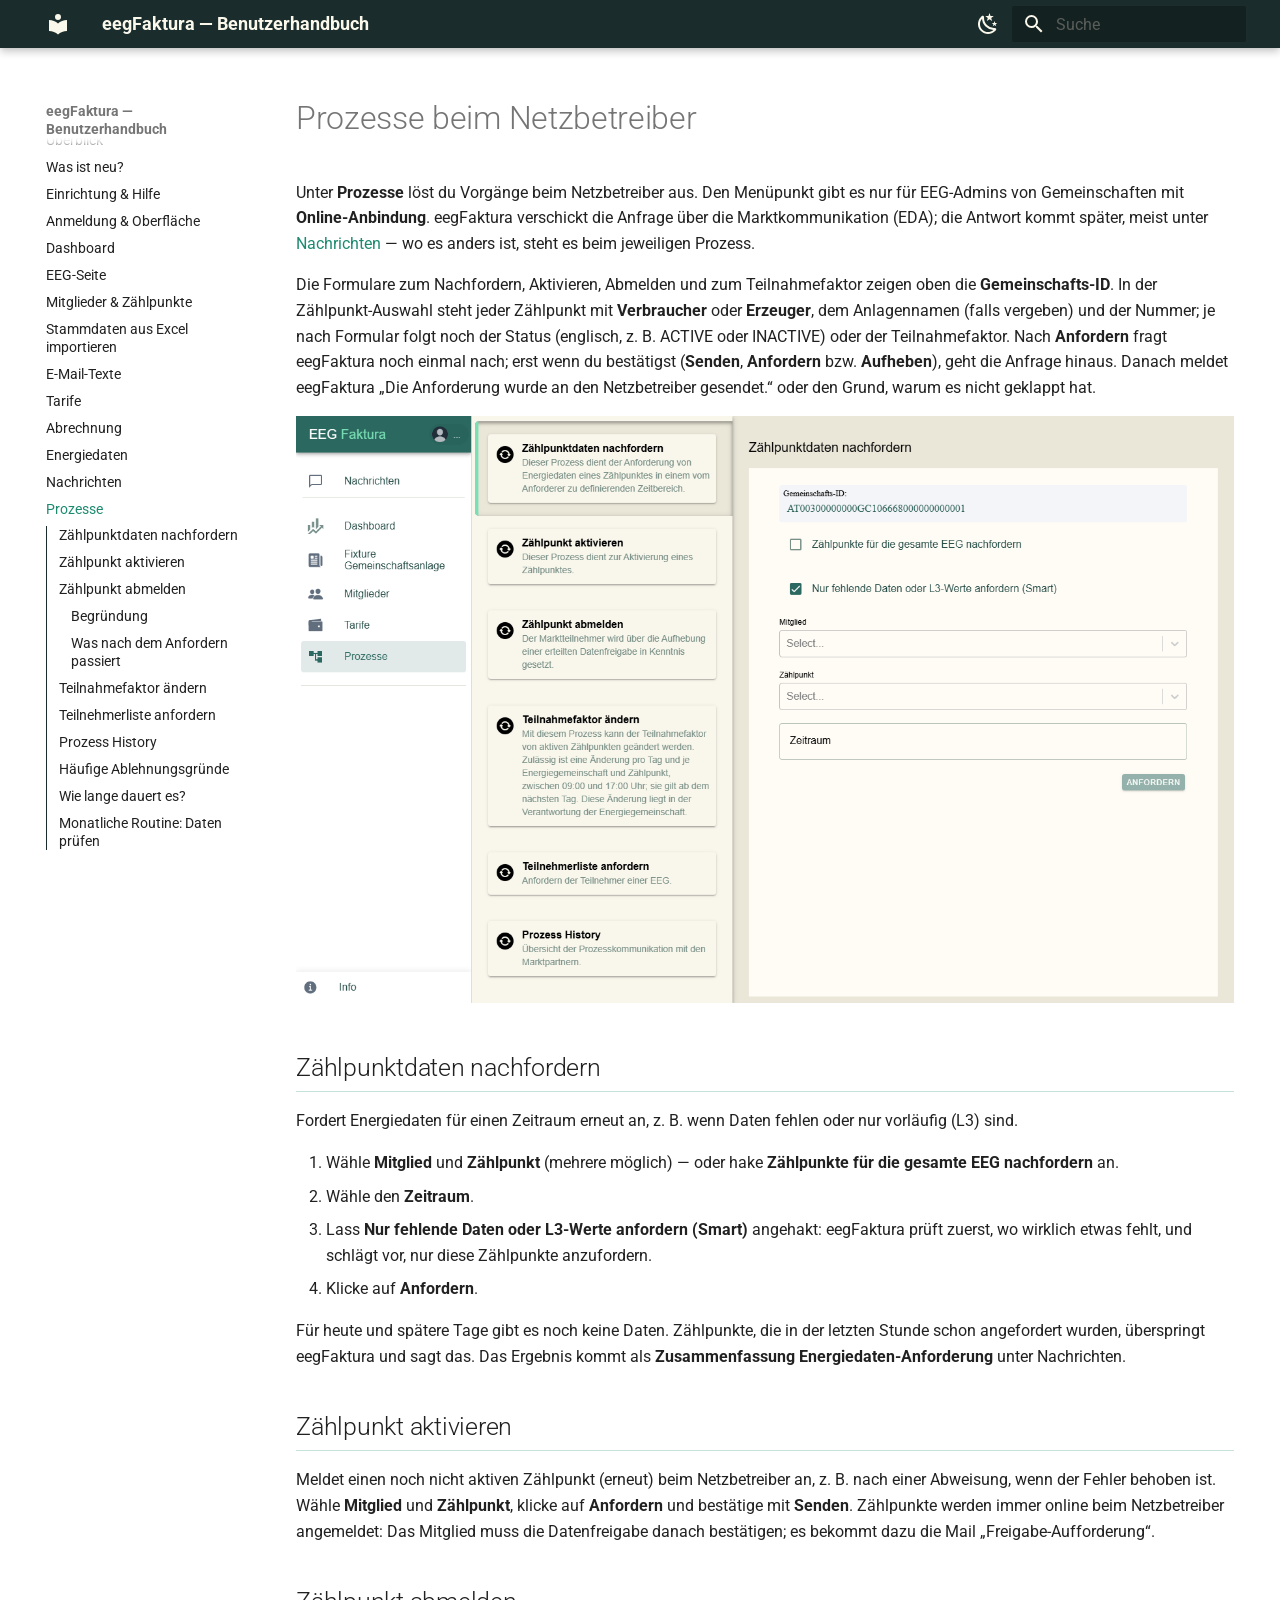
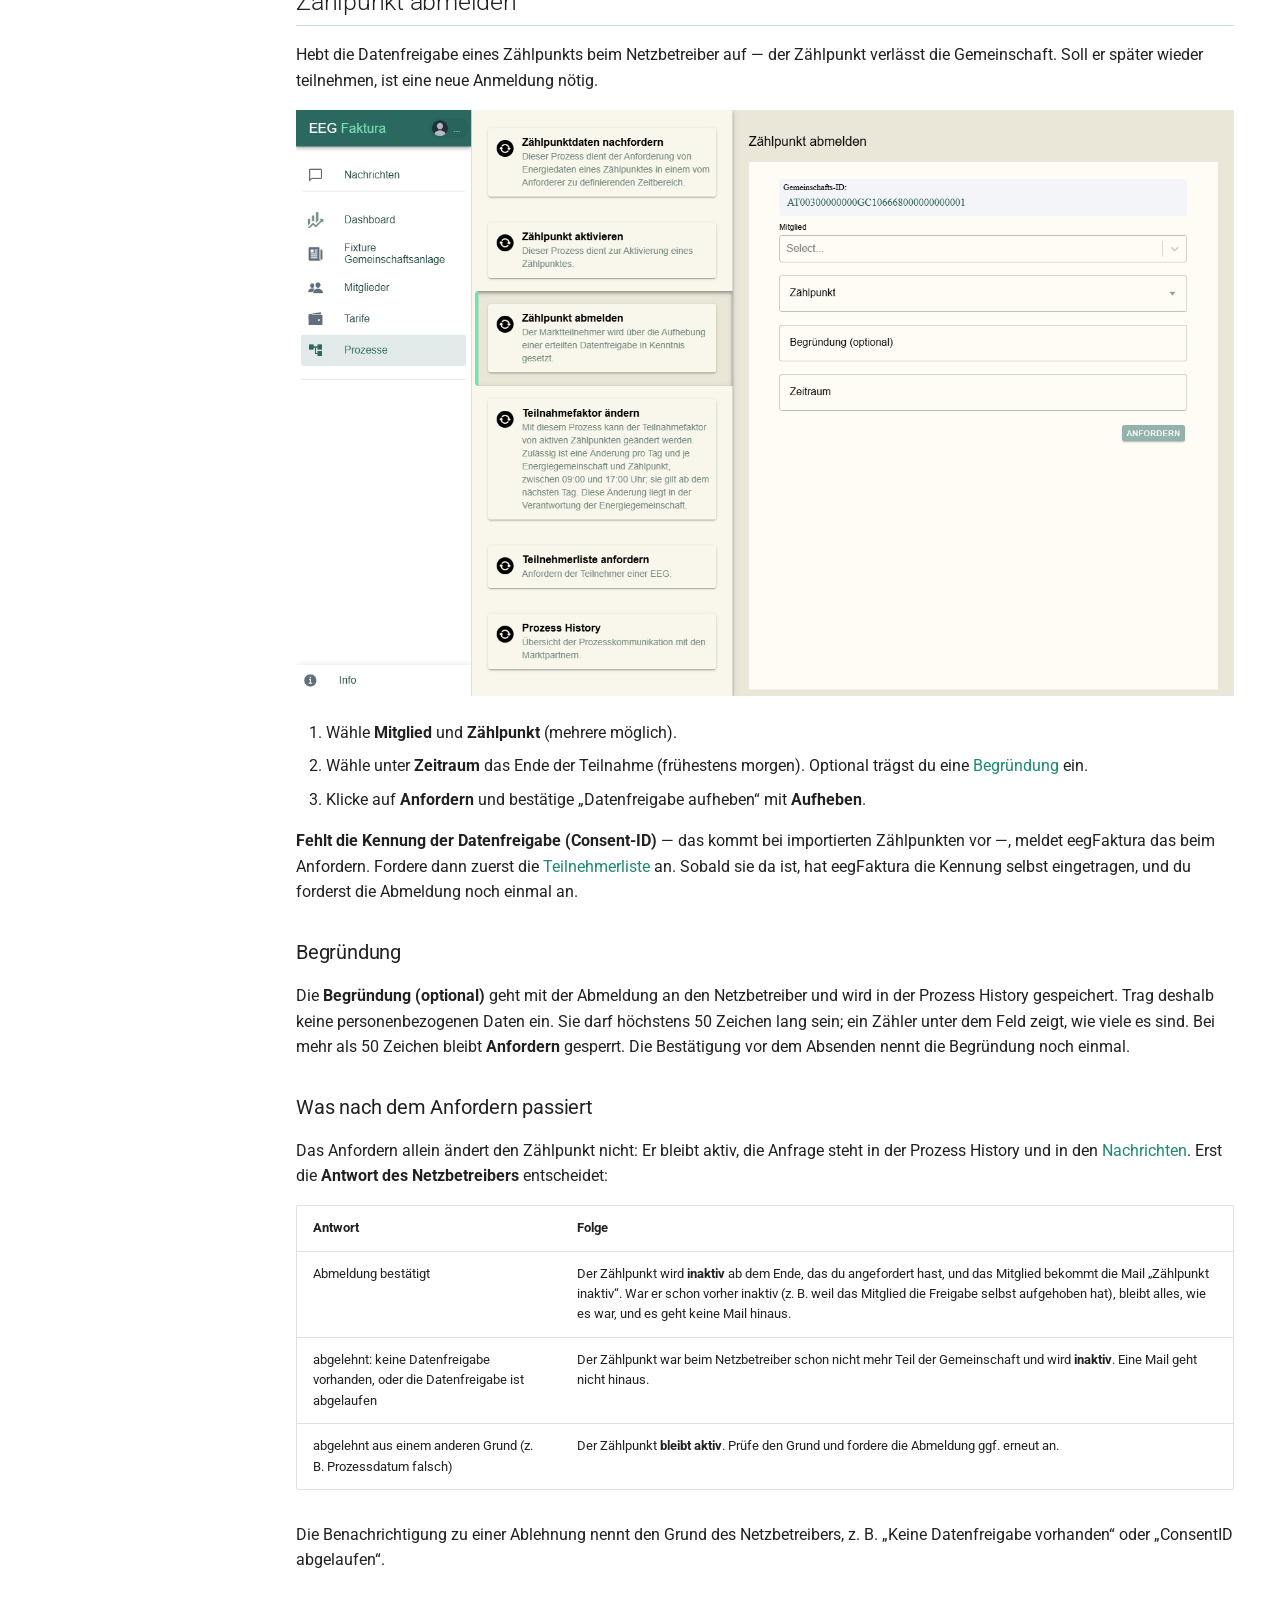
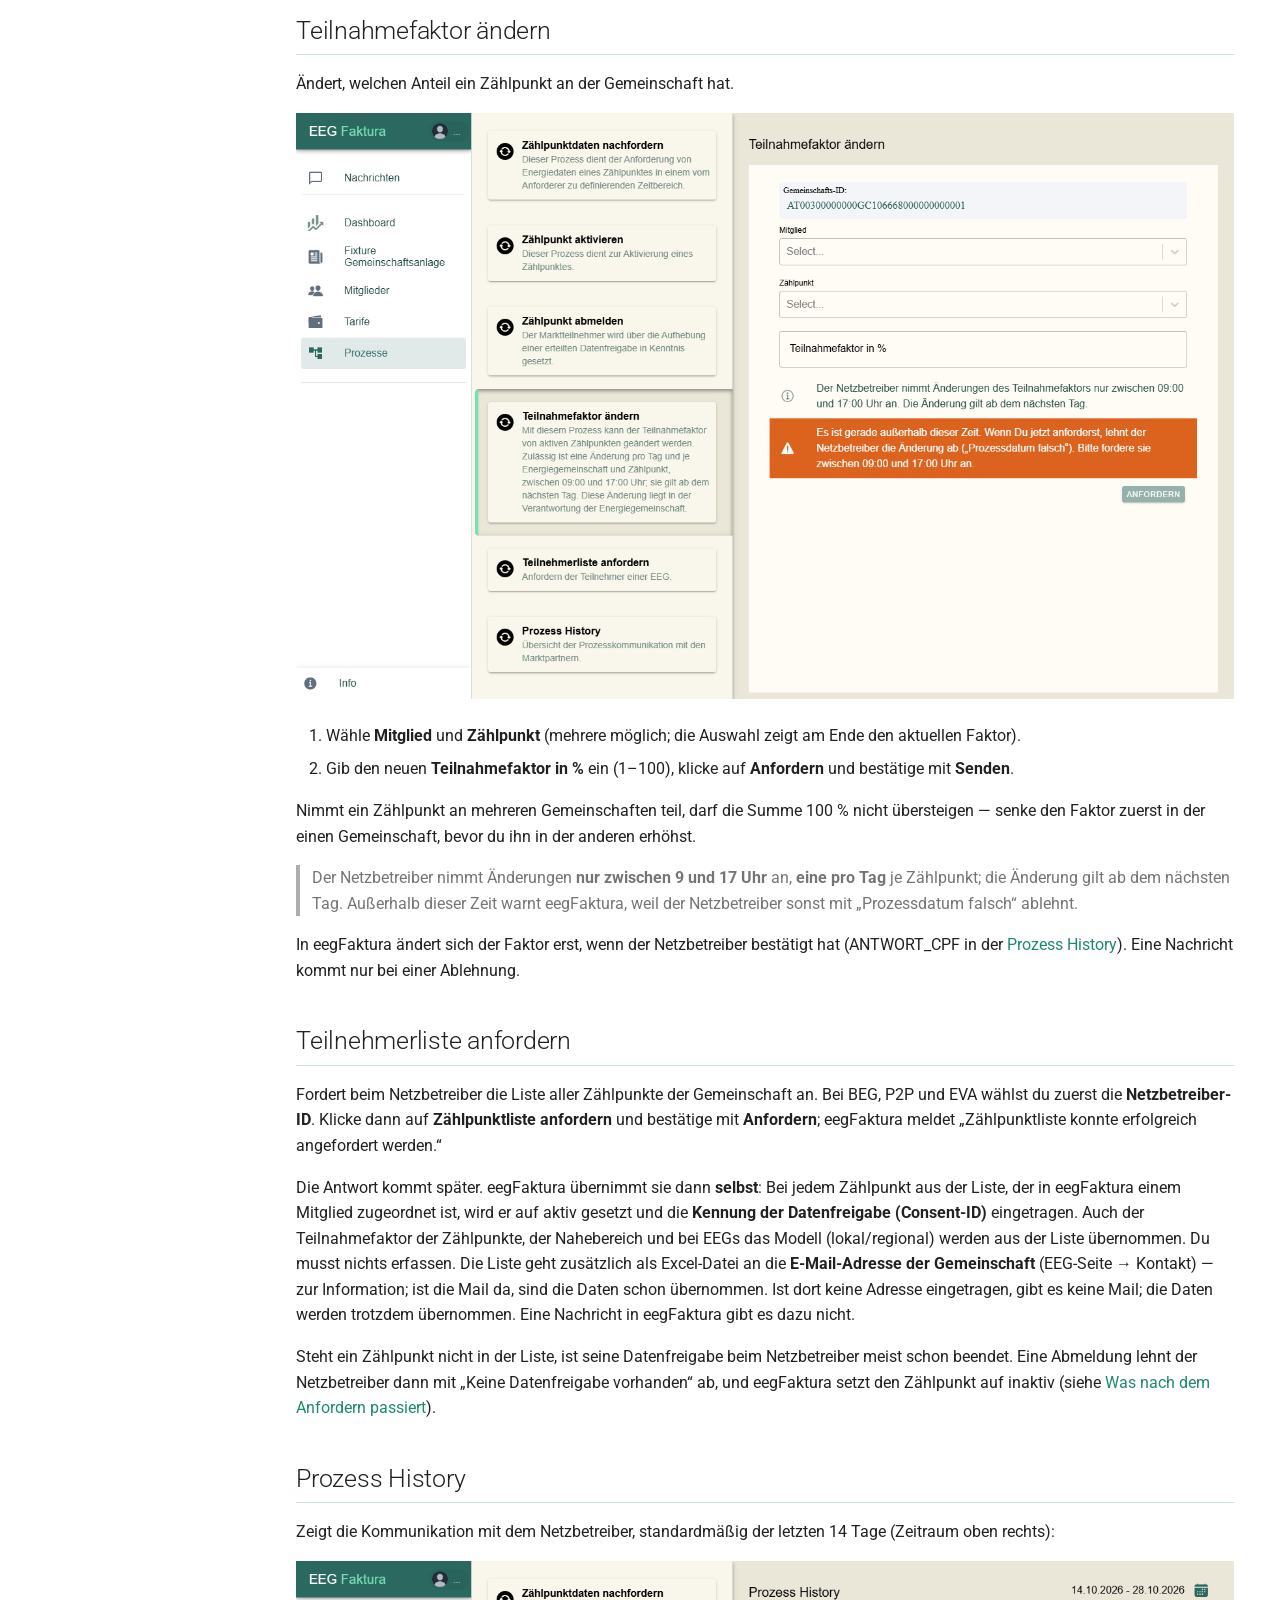
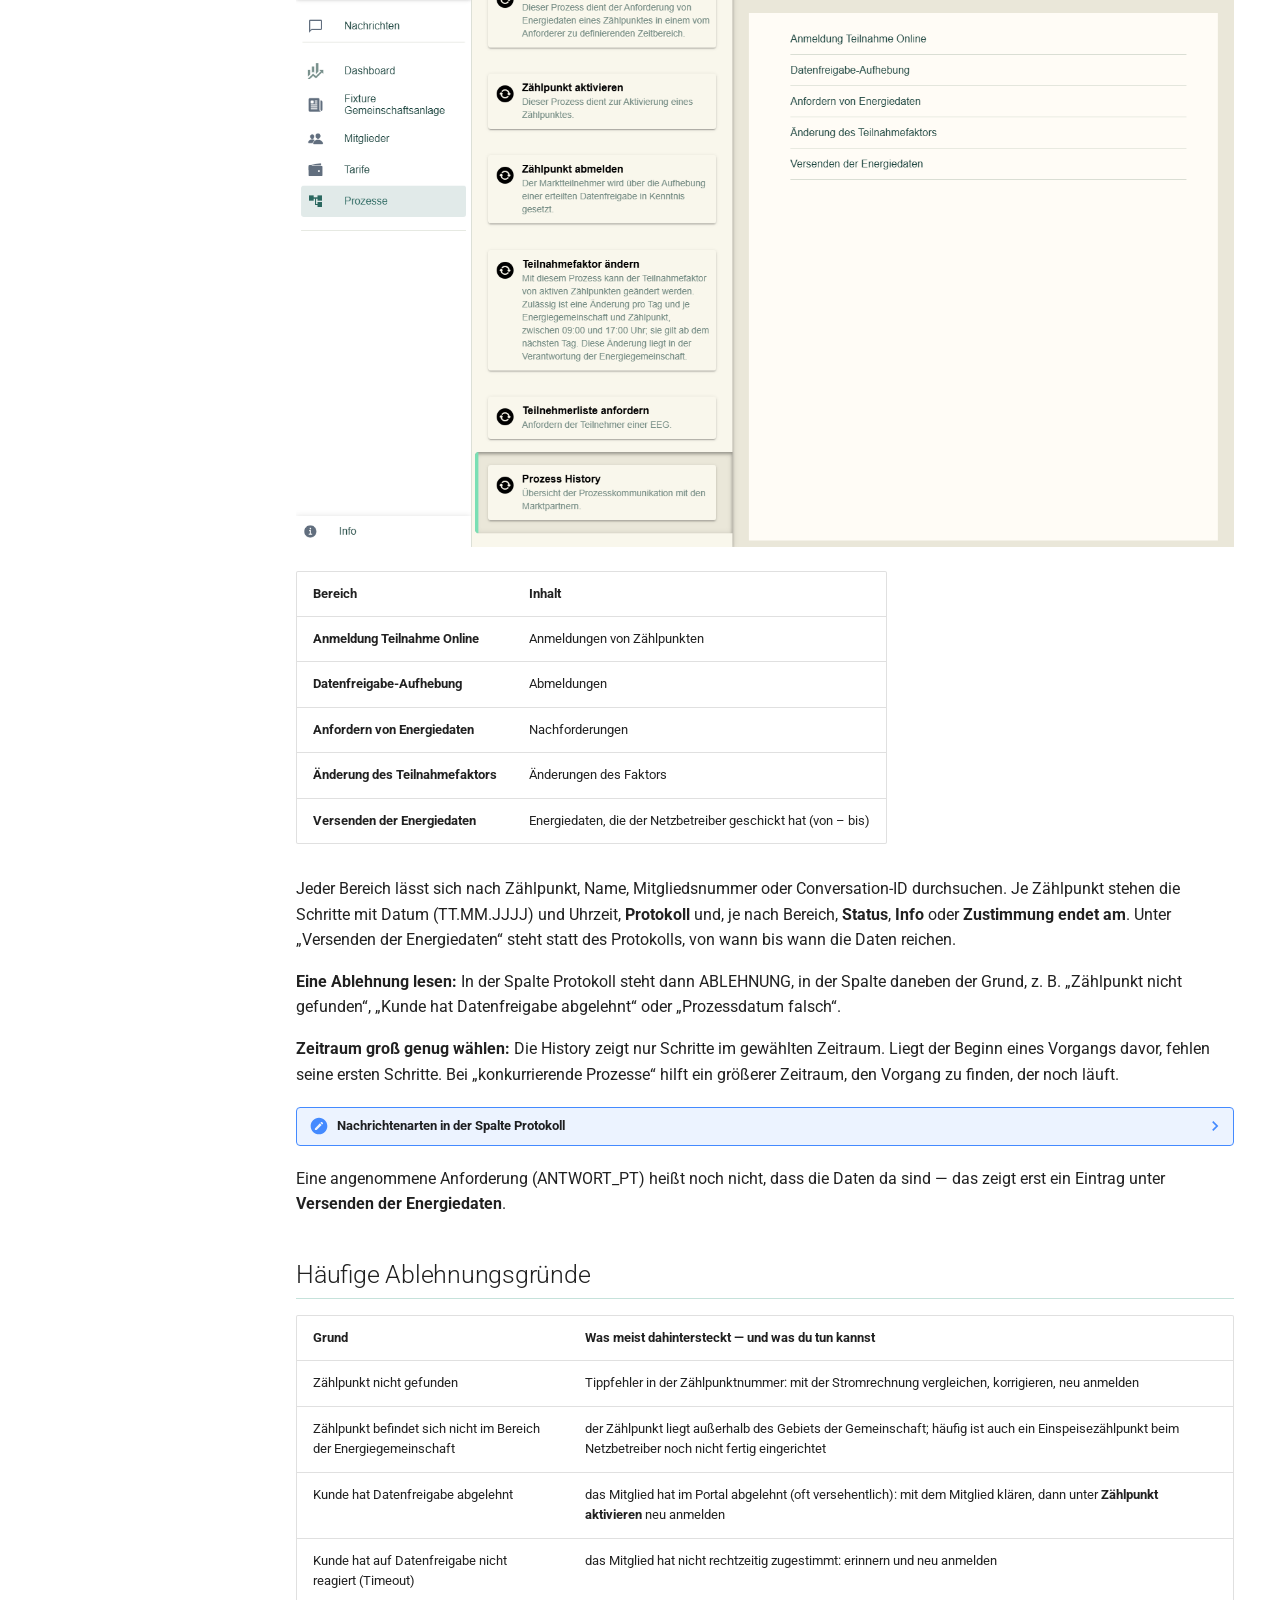
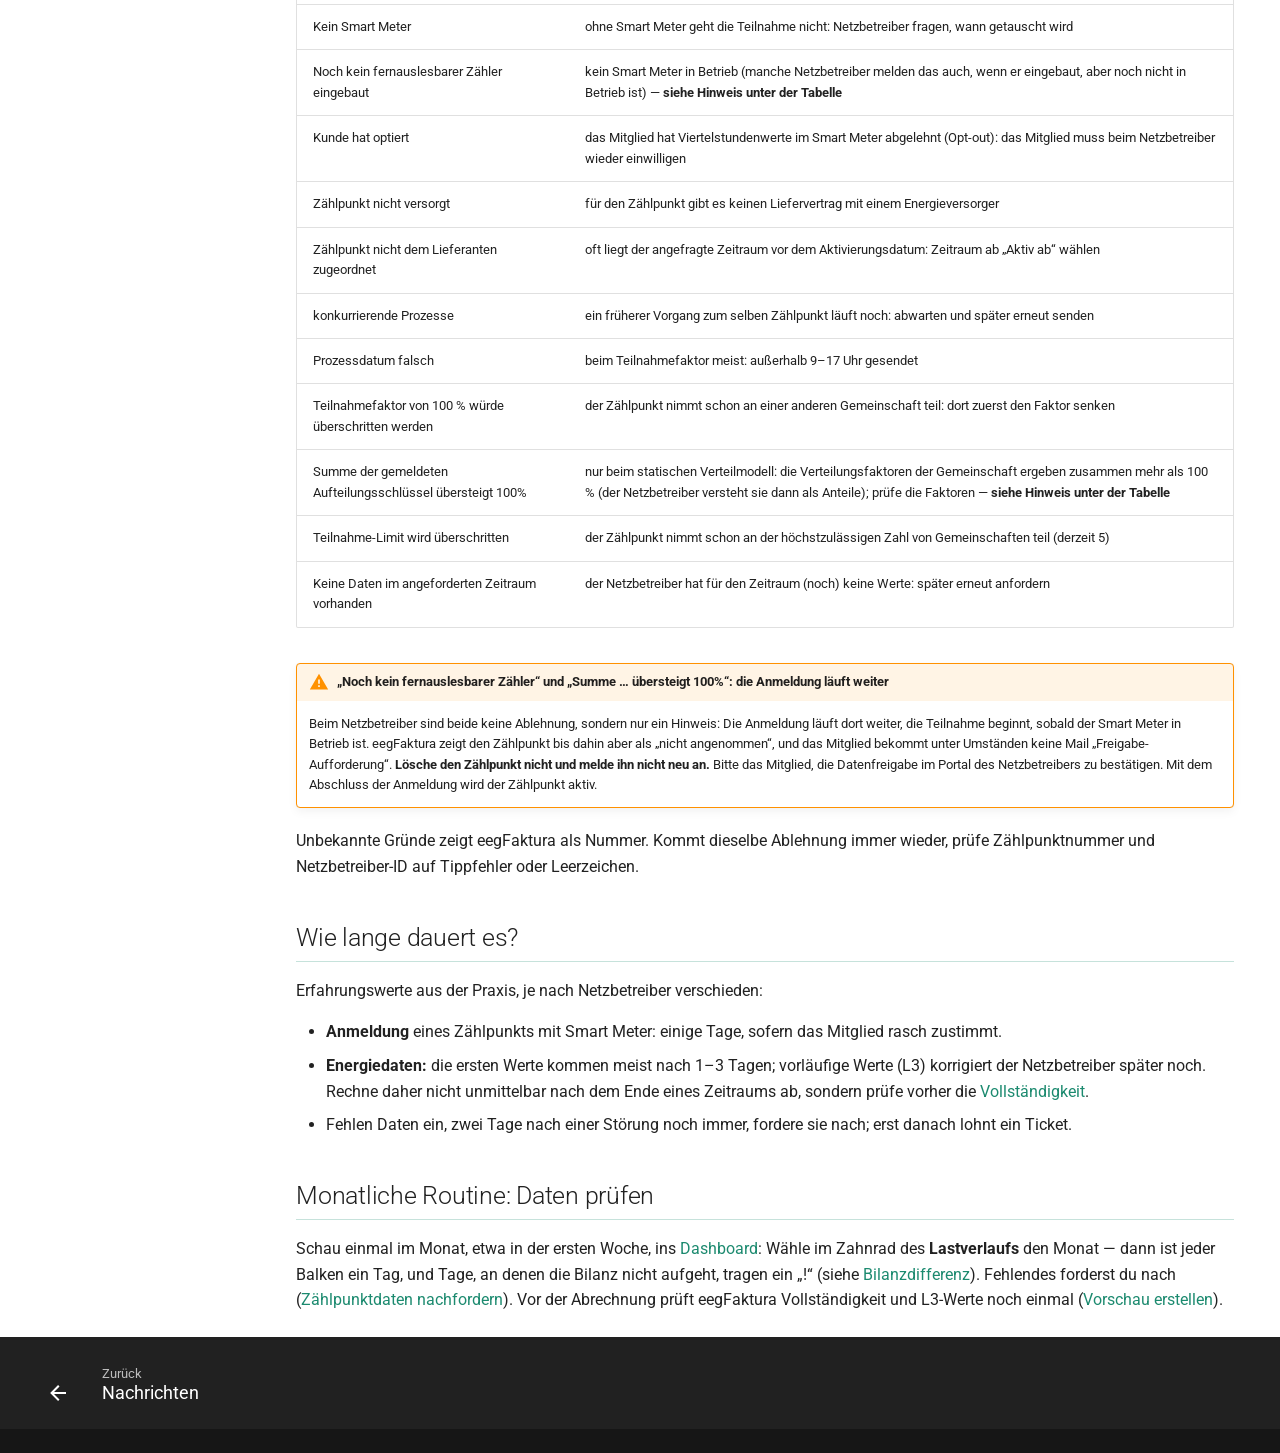
<file: 08-prozesse/index.html>
<!doctype html>
<html lang="de" class="no-js">
  <head>
    
      <meta charset="utf-8">
      <meta name="viewport" content="width=device-width,initial-scale=1">
      
        <meta name="description" content="Bedienungsanleitung für EEG-Admins">
      
      
        <meta name="author" content="vfeeg">
      
      
        <link rel="canonical" href="https://eegfaktura.github.io/eegfaktura-user-guide/08-prozesse/">
      
      
        <link rel="prev" href="../07-nachrichten/">
      
      
      
        
      
      
      <link rel="icon" href="../assets/images/favicon.png">
      <meta name="generator" content="mkdocs-1.6.1, mkdocs-material-9.7.7">
    
    
      
        <title>Prozesse - eegFaktura — Benutzerhandbuch</title>
      
    
    
      <link rel="stylesheet" href="../assets/stylesheets/main.ec1eaa64.min.css">
      
        
        <link rel="stylesheet" href="../assets/stylesheets/palette.ab4e12ef.min.css">
      
      


    
    
      
    
    
      
    
    
      <link rel="stylesheet" href="../assets/fonts/fonts.css">
    
      <link rel="stylesheet" href="../stylesheets/vfeeg.css">
    
    <script>__md_scope=new URL("..",location),__md_hash=e=>[...e].reduce(((e,_)=>(e<<5)-e+_.charCodeAt(0)),0),__md_get=(e,_=localStorage,t=__md_scope)=>JSON.parse(_.getItem(t.pathname+"."+e)),__md_set=(e,_,t=localStorage,a=__md_scope)=>{try{t.setItem(a.pathname+"."+e,JSON.stringify(_))}catch(e){}}</script>
    
      

    
    
  </head>
  
  
    
    
      
    
    
    
    
    <body dir="ltr" data-md-color-scheme="default" data-md-color-primary="custom" data-md-color-accent="custom">
  
    
    <input class="md-toggle" data-md-toggle="drawer" type="checkbox" id="__drawer" autocomplete="off">
    <input class="md-toggle" data-md-toggle="search" type="checkbox" id="__search" autocomplete="off">
    <label class="md-overlay" for="__drawer"></label>
    <div data-md-component="skip">
      
        
        <a href="#prozesse-beim-netzbetreiber" class="md-skip">
          Zum Inhalt
        </a>
      
    </div>
    <div data-md-component="announce">
      
    </div>
    
    
      

  

<header class="md-header md-header--shadow" data-md-component="header">
  <nav class="md-header__inner md-grid" aria-label="Kopfzeile">
    <a href=".." title="eegFaktura — Benutzerhandbuch" class="md-header__button md-logo" aria-label="eegFaktura — Benutzerhandbuch" data-md-component="logo">
      
  
  <svg xmlns="http://www.w3.org/2000/svg" viewBox="0 0 24 24"><path d="M12 8a3 3 0 0 0 3-3 3 3 0 0 0-3-3 3 3 0 0 0-3 3 3 3 0 0 0 3 3m0 3.54C9.64 9.35 6.5 8 3 8v11c3.5 0 6.64 1.35 9 3.54 2.36-2.19 5.5-3.54 9-3.54V8c-3.5 0-6.64 1.35-9 3.54"/></svg>

    </a>
    <label class="md-header__button md-icon" for="__drawer">
      
      <svg xmlns="http://www.w3.org/2000/svg" viewBox="0 0 24 24"><path d="M3 6h18v2H3zm0 5h18v2H3zm0 5h18v2H3z"/></svg>
    </label>
    <div class="md-header__title" data-md-component="header-title">
      <div class="md-header__ellipsis">
        <div class="md-header__topic">
          <span class="md-ellipsis">
            eegFaktura — Benutzerhandbuch
          </span>
        </div>
        <div class="md-header__topic" data-md-component="header-topic">
          <span class="md-ellipsis">
            
              Prozesse
            
          </span>
        </div>
      </div>
    </div>
    
      
        <form class="md-header__option" data-md-component="palette">
  
    
    
    
    <input class="md-option" data-md-color-media="(prefers-color-scheme: light)" data-md-color-scheme="default" data-md-color-primary="custom" data-md-color-accent="custom"  aria-label="Dunkles Theme"  type="radio" name="__palette" id="__palette_0">
    
      <label class="md-header__button md-icon" title="Dunkles Theme" for="__palette_1" hidden>
        <svg xmlns="http://www.w3.org/2000/svg" viewBox="0 0 24 24"><path d="m17.75 4.09-2.53 1.94.91 3.06-2.63-1.81-2.63 1.81.91-3.06-2.53-1.94L12.44 4l1.06-3 1.06 3zm3.5 6.91-1.64 1.25.59 1.98-1.7-1.17-1.7 1.17.59-1.98L15.75 11l2.06-.05L18.5 9l.69 1.95zm-2.28 4.95c.83-.08 1.72 1.1 1.19 1.85-.32.45-.66.87-1.08 1.27C15.17 23 8.84 23 4.94 19.07c-3.91-3.9-3.91-10.24 0-14.14.4-.4.82-.76 1.27-1.08.75-.53 1.93.36 1.85 1.19-.27 2.86.69 5.83 2.89 8.02a9.96 9.96 0 0 0 8.02 2.89m-1.64 2.02a12.08 12.08 0 0 1-7.8-3.47c-2.17-2.19-3.33-5-3.49-7.82-2.81 3.14-2.7 7.96.31 10.98 3.02 3.01 7.84 3.12 10.98.31"/></svg>
      </label>
    
  
    
    
    
    <input class="md-option" data-md-color-media="(prefers-color-scheme: dark)" data-md-color-scheme="slate" data-md-color-primary="custom" data-md-color-accent="custom"  aria-label="Helles Theme"  type="radio" name="__palette" id="__palette_1">
    
      <label class="md-header__button md-icon" title="Helles Theme" for="__palette_0" hidden>
        <svg xmlns="http://www.w3.org/2000/svg" viewBox="0 0 24 24"><path d="M12 7a5 5 0 0 1 5 5 5 5 0 0 1-5 5 5 5 0 0 1-5-5 5 5 0 0 1 5-5m0 2a3 3 0 0 0-3 3 3 3 0 0 0 3 3 3 3 0 0 0 3-3 3 3 0 0 0-3-3m0-7 2.39 3.42C13.65 5.15 12.84 5 12 5s-1.65.15-2.39.42zM3.34 7l4.16-.35A7.2 7.2 0 0 0 5.94 8.5c-.44.74-.69 1.5-.83 2.29zm.02 10 1.76-3.77a7.131 7.131 0 0 0 2.38 4.14zM20.65 7l-1.77 3.79a7.02 7.02 0 0 0-2.38-4.15zm-.01 10-4.14.36c.59-.51 1.12-1.14 1.54-1.86.42-.73.69-1.5.83-2.29zM12 22l-2.41-3.44c.74.27 1.55.44 2.41.44.82 0 1.63-.17 2.37-.44z"/></svg>
      </label>
    
  
</form>
      
    
    
      <script>var palette=__md_get("__palette");if(palette&&palette.color){if("(prefers-color-scheme)"===palette.color.media){var media=matchMedia("(prefers-color-scheme: light)"),input=document.querySelector(media.matches?"[data-md-color-media='(prefers-color-scheme: light)']":"[data-md-color-media='(prefers-color-scheme: dark)']");palette.color.media=input.getAttribute("data-md-color-media"),palette.color.scheme=input.getAttribute("data-md-color-scheme"),palette.color.primary=input.getAttribute("data-md-color-primary"),palette.color.accent=input.getAttribute("data-md-color-accent")}for(var[key,value]of Object.entries(palette.color))document.body.setAttribute("data-md-color-"+key,value)}</script>
    
    
    
      
      
        <label class="md-header__button md-icon" for="__search">
          
          <svg xmlns="http://www.w3.org/2000/svg" viewBox="0 0 24 24"><path d="M9.5 3A6.5 6.5 0 0 1 16 9.5c0 1.61-.59 3.09-1.56 4.23l.27.27h.79l5 5-1.5 1.5-5-5v-.79l-.27-.27A6.52 6.52 0 0 1 9.5 16 6.5 6.5 0 0 1 3 9.5 6.5 6.5 0 0 1 9.5 3m0 2C7 5 5 7 5 9.5S7 14 9.5 14 14 12 14 9.5 12 5 9.5 5"/></svg>
        </label>
        <div class="md-search" data-md-component="search" role="dialog">
  <label class="md-search__overlay" for="__search"></label>
  <div class="md-search__inner" role="search">
    <form class="md-search__form" name="search">
      <input type="text" class="md-search__input" name="query" aria-label="Suche" placeholder="Suche" autocapitalize="off" autocorrect="off" autocomplete="off" spellcheck="false" data-md-component="search-query" required>
      <label class="md-search__icon md-icon" for="__search">
        
        <svg xmlns="http://www.w3.org/2000/svg" viewBox="0 0 24 24"><path d="M9.5 3A6.5 6.5 0 0 1 16 9.5c0 1.61-.59 3.09-1.56 4.23l.27.27h.79l5 5-1.5 1.5-5-5v-.79l-.27-.27A6.52 6.52 0 0 1 9.5 16 6.5 6.5 0 0 1 3 9.5 6.5 6.5 0 0 1 9.5 3m0 2C7 5 5 7 5 9.5S7 14 9.5 14 14 12 14 9.5 12 5 9.5 5"/></svg>
        
        <svg xmlns="http://www.w3.org/2000/svg" viewBox="0 0 24 24"><path d="M20 11v2H8l5.5 5.5-1.42 1.42L4.16 12l7.92-7.92L13.5 5.5 8 11z"/></svg>
      </label>
      <nav class="md-search__options" aria-label="Suche">
        
        <button type="reset" class="md-search__icon md-icon" title="Zurücksetzen" aria-label="Zurücksetzen" tabindex="-1">
          
          <svg xmlns="http://www.w3.org/2000/svg" viewBox="0 0 24 24"><path d="M19 6.41 17.59 5 12 10.59 6.41 5 5 6.41 10.59 12 5 17.59 6.41 19 12 13.41 17.59 19 19 17.59 13.41 12z"/></svg>
        </button>
      </nav>
      
        <div class="md-search__suggest" data-md-component="search-suggest"></div>
      
    </form>
    <div class="md-search__output">
      <div class="md-search__scrollwrap" tabindex="0" data-md-scrollfix>
        <div class="md-search-result" data-md-component="search-result">
          <div class="md-search-result__meta">
            Suche wird initialisiert
          </div>
          <ol class="md-search-result__list" role="presentation"></ol>
        </div>
      </div>
    </div>
  </div>
</div>
      
    
    
  </nav>
  
</header>
    
    <div class="md-container" data-md-component="container">
      
      
        
          
        
      
      <main class="md-main" data-md-component="main">
        <div class="md-main__inner md-grid">
          
            
              
              <div class="md-sidebar md-sidebar--primary" data-md-component="sidebar" data-md-type="navigation" >
                <div class="md-sidebar__scrollwrap">
                  <div class="md-sidebar__inner">
                    



  

<nav class="md-nav md-nav--primary md-nav--integrated" aria-label="Navigation" data-md-level="0">
  <label class="md-nav__title" for="__drawer">
    <a href=".." title="eegFaktura — Benutzerhandbuch" class="md-nav__button md-logo" aria-label="eegFaktura — Benutzerhandbuch" data-md-component="logo">
      
  
  <svg xmlns="http://www.w3.org/2000/svg" viewBox="0 0 24 24"><path d="M12 8a3 3 0 0 0 3-3 3 3 0 0 0-3-3 3 3 0 0 0-3 3 3 3 0 0 0 3 3m0 3.54C9.64 9.35 6.5 8 3 8v11c3.5 0 6.64 1.35 9 3.54 2.36-2.19 5.5-3.54 9-3.54V8c-3.5 0-6.64 1.35-9 3.54"/></svg>

    </a>
    eegFaktura — Benutzerhandbuch
  </label>
  
  <ul class="md-nav__list" data-md-scrollfix>
    
      
      
  
  
  
  
    <li class="md-nav__item">
      <a href=".." class="md-nav__link">
        
  
  
  <span class="md-ellipsis">
    
  
    Überblick
  

    
  </span>
  
  

      </a>
    </li>
  

    
      
      
  
  
  
  
    <li class="md-nav__item">
      <a href="../changelog/" class="md-nav__link">
        
  
  
  <span class="md-ellipsis">
    
  
    Was ist neu?
  

    
  </span>
  
  

      </a>
    </li>
  

    
      
      
  
  
  
  
    <li class="md-nav__item">
      <a href="../einrichtung-hilfe/" class="md-nav__link">
        
  
  
  <span class="md-ellipsis">
    
  
    Einrichtung & Hilfe
  

    
  </span>
  
  

      </a>
    </li>
  

    
      
      
  
  
  
  
    <li class="md-nav__item">
      <a href="../01-anmeldung/" class="md-nav__link">
        
  
  
  <span class="md-ellipsis">
    
  
    Anmeldung & Oberfläche
  

    
  </span>
  
  

      </a>
    </li>
  

    
      
      
  
  
  
  
    <li class="md-nav__item">
      <a href="../dashboard/" class="md-nav__link">
        
  
  
  <span class="md-ellipsis">
    
  
    Dashboard
  

    
  </span>
  
  

      </a>
    </li>
  

    
      
      
  
  
  
  
    <li class="md-nav__item">
      <a href="../eeg-seite/" class="md-nav__link">
        
  
  
  <span class="md-ellipsis">
    
  
    EEG-Seite
  

    
  </span>
  
  

      </a>
    </li>
  

    
      
      
  
  
  
  
    <li class="md-nav__item">
      <a href="../02-mitglieder-zaehlpunkte/" class="md-nav__link">
        
  
  
  <span class="md-ellipsis">
    
  
    Mitglieder & Zählpunkte
  

    
  </span>
  
  

      </a>
    </li>
  

    
      
      
  
  
  
  
    <li class="md-nav__item">
      <a href="../stammdaten-import/" class="md-nav__link">
        
  
  
  <span class="md-ellipsis">
    
  
    Stammdaten aus Excel importieren
  

    
  </span>
  
  

      </a>
    </li>
  

    
      
      
  
  
  
  
    <li class="md-nav__item">
      <a href="../03-email-texte/" class="md-nav__link">
        
  
  
  <span class="md-ellipsis">
    
  
    E-Mail-Texte
  

    
  </span>
  
  

      </a>
    </li>
  

    
      
      
  
  
  
  
    <li class="md-nav__item">
      <a href="../04-tarife/" class="md-nav__link">
        
  
  
  <span class="md-ellipsis">
    
  
    Tarife
  

    
  </span>
  
  

      </a>
    </li>
  

    
      
      
  
  
  
  
    <li class="md-nav__item">
      <a href="../05-abrechnung/" class="md-nav__link">
        
  
  
  <span class="md-ellipsis">
    
  
    Abrechnung
  

    
  </span>
  
  

      </a>
    </li>
  

    
      
      
  
  
  
  
    <li class="md-nav__item">
      <a href="../06-energiedaten/" class="md-nav__link">
        
  
  
  <span class="md-ellipsis">
    
  
    Energiedaten
  

    
  </span>
  
  

      </a>
    </li>
  

    
      
      
  
  
  
  
    <li class="md-nav__item">
      <a href="../07-nachrichten/" class="md-nav__link">
        
  
  
  <span class="md-ellipsis">
    
  
    Nachrichten
  

    
  </span>
  
  

      </a>
    </li>
  

    
      
      
  
  
    
  
  
  
    <li class="md-nav__item md-nav__item--active">
      
      <input class="md-nav__toggle md-toggle" type="checkbox" id="__toc">
      
      
        
      
      
        <label class="md-nav__link md-nav__link--active" for="__toc">
          
  
  
  <span class="md-ellipsis">
    
  
    Prozesse
  

    
  </span>
  
  

          <span class="md-nav__icon md-icon"></span>
        </label>
      
      <a href="./" class="md-nav__link md-nav__link--active">
        
  
  
  <span class="md-ellipsis">
    
  
    Prozesse
  

    
  </span>
  
  

      </a>
      
        

<nav class="md-nav md-nav--secondary" aria-label="Inhaltsverzeichnis">
  
  
  
    
  
  
    <label class="md-nav__title" for="__toc">
      <span class="md-nav__icon md-icon"></span>
      Inhaltsverzeichnis
    </label>
    <ul class="md-nav__list" data-md-component="toc" data-md-scrollfix>
      
        <li class="md-nav__item">
  <a href="#zahlpunktdaten-nachfordern" class="md-nav__link">
    <span class="md-ellipsis">
      
        Zählpunktdaten nachfordern
      
    </span>
  </a>
  
</li>
      
        <li class="md-nav__item">
  <a href="#zahlpunkt-aktivieren" class="md-nav__link">
    <span class="md-ellipsis">
      
        Zählpunkt aktivieren
      
    </span>
  </a>
  
</li>
      
        <li class="md-nav__item">
  <a href="#zahlpunkt-abmelden" class="md-nav__link">
    <span class="md-ellipsis">
      
        Zählpunkt abmelden
      
    </span>
  </a>
  
    <nav class="md-nav" aria-label="Zählpunkt abmelden">
      <ul class="md-nav__list">
        
          <li class="md-nav__item">
  <a href="#begrundung" class="md-nav__link">
    <span class="md-ellipsis">
      
        Begründung
      
    </span>
  </a>
  
</li>
        
          <li class="md-nav__item">
  <a href="#was-nach-dem-anfordern-passiert" class="md-nav__link">
    <span class="md-ellipsis">
      
        Was nach dem Anfordern passiert
      
    </span>
  </a>
  
</li>
        
      </ul>
    </nav>
  
</li>
      
        <li class="md-nav__item">
  <a href="#teilnahmefaktor-andern" class="md-nav__link">
    <span class="md-ellipsis">
      
        Teilnahmefaktor ändern
      
    </span>
  </a>
  
</li>
      
        <li class="md-nav__item">
  <a href="#teilnehmerliste-anfordern" class="md-nav__link">
    <span class="md-ellipsis">
      
        Teilnehmerliste anfordern
      
    </span>
  </a>
  
</li>
      
        <li class="md-nav__item">
  <a href="#prozess-history" class="md-nav__link">
    <span class="md-ellipsis">
      
        Prozess History
      
    </span>
  </a>
  
</li>
      
        <li class="md-nav__item">
  <a href="#haufige-ablehnungsgrunde" class="md-nav__link">
    <span class="md-ellipsis">
      
        Häufige Ablehnungsgründe
      
    </span>
  </a>
  
</li>
      
        <li class="md-nav__item">
  <a href="#wie-lange-dauert-es" class="md-nav__link">
    <span class="md-ellipsis">
      
        Wie lange dauert es?
      
    </span>
  </a>
  
</li>
      
        <li class="md-nav__item">
  <a href="#monatliche-routine-daten-prufen" class="md-nav__link">
    <span class="md-ellipsis">
      
        Monatliche Routine: Daten prüfen
      
    </span>
  </a>
  
</li>
      
    </ul>
  
</nav>
      
    </li>
  

    
  </ul>
</nav>
                  </div>
                </div>
              </div>
            
            
          
          
            <div class="md-content" data-md-component="content">
              
              <article class="md-content__inner md-typeset">
                
                  



<h1 id="prozesse-beim-netzbetreiber">Prozesse beim Netzbetreiber<a class="headerlink" href="#prozesse-beim-netzbetreiber" title="Link zu diesem Abschnitt">&para;</a></h1>
<p>Unter <strong>Prozesse</strong> löst du Vorgänge beim Netzbetreiber aus. Den Menüpunkt gibt es nur für EEG-Admins von
Gemeinschaften mit <strong>Online-Anbindung</strong>. eegFaktura verschickt die Anfrage über die Marktkommunikation (EDA); die
Antwort kommt später, meist unter <a href="../07-nachrichten/">Nachrichten</a> — wo es anders ist, steht es beim jeweiligen
Prozess.</p>
<p>Die Formulare zum Nachfordern, Aktivieren, Abmelden und zum Teilnahmefaktor zeigen oben die <strong>Gemeinschafts-ID</strong>. In
der Zählpunkt-Auswahl steht jeder Zählpunkt mit <strong>Verbraucher</strong> oder <strong>Erzeuger</strong>, dem Anlagennamen (falls vergeben)
und der Nummer; je nach Formular folgt noch der Status (englisch, z. B. ACTIVE oder INACTIVE) oder der
Teilnahmefaktor. Nach <strong>Anfordern</strong> fragt eegFaktura noch einmal nach; erst wenn du bestätigst (<strong>Senden</strong>,
<strong>Anfordern</strong> bzw. <strong>Aufheben</strong>), geht die Anfrage hinaus. Danach meldet eegFaktura „Die Anforderung wurde an den
Netzbetreiber gesendet.“ oder den Grund, warum es nicht geklappt hat.</p>
<p><img alt="Prozesse" src="../images/prozesse.png" /></p>
<h2 id="zahlpunktdaten-nachfordern">Zählpunktdaten nachfordern<a class="headerlink" href="#zahlpunktdaten-nachfordern" title="Link zu diesem Abschnitt">&para;</a></h2>
<p>Fordert Energiedaten für einen Zeitraum erneut an, z. B. wenn Daten fehlen oder nur vorläufig (L3) sind.</p>
<ol>
<li>Wähle <strong>Mitglied</strong> und <strong>Zählpunkt</strong> (mehrere möglich) — oder hake <strong>Zählpunkte für die gesamte EEG
   nachfordern</strong> an.</li>
<li>Wähle den <strong>Zeitraum</strong>.</li>
<li>Lass <strong>Nur fehlende Daten oder L3-Werte anfordern (Smart)</strong> angehakt: eegFaktura prüft zuerst, wo wirklich etwas
   fehlt, und schlägt vor, nur diese Zählpunkte anzufordern.</li>
<li>Klicke auf <strong>Anfordern</strong>.</li>
</ol>
<p>Für heute und spätere Tage gibt es noch keine Daten. Zählpunkte, die in der letzten Stunde schon angefordert wurden,
überspringt eegFaktura und sagt das. Das Ergebnis kommt als <strong>Zusammenfassung Energiedaten-Anforderung</strong> unter Nachrichten.</p>
<h2 id="zahlpunkt-aktivieren">Zählpunkt aktivieren<a class="headerlink" href="#zahlpunkt-aktivieren" title="Link zu diesem Abschnitt">&para;</a></h2>
<p>Meldet einen noch nicht aktiven Zählpunkt (erneut) beim Netzbetreiber an, z. B. nach einer Abweisung, wenn der Fehler
behoben ist. Wähle <strong>Mitglied</strong> und <strong>Zählpunkt</strong>, klicke auf <strong>Anfordern</strong> und bestätige mit <strong>Senden</strong>. Zählpunkte
werden immer online beim Netzbetreiber angemeldet: Das Mitglied muss die Datenfreigabe danach bestätigen; es bekommt
dazu die Mail „Freigabe-Aufforderung“.</p>
<h2 id="zahlpunkt-abmelden">Zählpunkt abmelden<a class="headerlink" href="#zahlpunkt-abmelden" title="Link zu diesem Abschnitt">&para;</a></h2>
<p>Hebt die Datenfreigabe eines Zählpunkts beim Netzbetreiber auf — der Zählpunkt verlässt die Gemeinschaft. Soll er
später wieder teilnehmen, ist eine neue Anmeldung nötig.</p>
<p><img alt="Zählpunkt abmelden" src="../images/prozesse-abmelden.png" /></p>
<ol>
<li>Wähle <strong>Mitglied</strong> und <strong>Zählpunkt</strong> (mehrere möglich).</li>
<li>Wähle unter <strong>Zeitraum</strong> das Ende der Teilnahme (frühestens morgen). Optional trägst du eine
   <a href="#begrundung">Begründung</a> ein.</li>
<li>Klicke auf <strong>Anfordern</strong> und bestätige „Datenfreigabe aufheben“ mit <strong>Aufheben</strong>.</li>
</ol>
<p><strong>Fehlt die Kennung der Datenfreigabe (Consent-ID)</strong> — das kommt bei importierten Zählpunkten vor —, meldet eegFaktura
das beim Anfordern. Fordere dann zuerst die <a href="#teilnehmerliste-anfordern">Teilnehmerliste</a> an. Sobald sie da ist, hat
eegFaktura die Kennung selbst eingetragen, und du forderst die Abmeldung noch einmal an.</p>
<h3 id="begrundung">Begründung<a class="headerlink" href="#begrundung" title="Link zu diesem Abschnitt">&para;</a></h3>
<p>Die <strong>Begründung (optional)</strong> geht mit der Abmeldung an den Netzbetreiber und wird in der Prozess History gespeichert.
Trag deshalb keine personenbezogenen Daten ein. Sie darf höchstens 50 Zeichen lang sein; ein Zähler unter dem Feld
zeigt, wie viele es sind. Bei mehr als 50 Zeichen bleibt <strong>Anfordern</strong> gesperrt. Die Bestätigung vor dem Absenden
nennt die Begründung noch einmal.</p>
<h3 id="was-nach-dem-anfordern-passiert">Was nach dem Anfordern passiert<a class="headerlink" href="#was-nach-dem-anfordern-passiert" title="Link zu diesem Abschnitt">&para;</a></h3>
<p>Das Anfordern allein ändert den Zählpunkt nicht: Er bleibt aktiv, die Anfrage steht in der Prozess History und in den
<a href="../07-nachrichten/">Nachrichten</a>. Erst die <strong>Antwort des Netzbetreibers</strong> entscheidet:</p>
<table>
<thead>
<tr>
<th>Antwort</th>
<th>Folge</th>
</tr>
</thead>
<tbody>
<tr>
<td>Abmeldung bestätigt</td>
<td>Der Zählpunkt wird <strong>inaktiv</strong> ab dem Ende, das du angefordert hast, und das Mitglied bekommt die Mail „Zählpunkt inaktiv“. War er schon vorher inaktiv (z. B. weil das Mitglied die Freigabe selbst aufgehoben hat), bleibt alles, wie es war, und es geht keine Mail hinaus.</td>
</tr>
<tr>
<td>abgelehnt: keine Datenfreigabe vorhanden, oder die Datenfreigabe ist abgelaufen</td>
<td>Der Zählpunkt war beim Netzbetreiber schon nicht mehr Teil der Gemeinschaft und wird <strong>inaktiv</strong>. Eine Mail geht nicht hinaus.</td>
</tr>
<tr>
<td>abgelehnt aus einem anderen Grund (z. B. Prozessdatum falsch)</td>
<td>Der Zählpunkt <strong>bleibt aktiv</strong>. Prüfe den Grund und fordere die Abmeldung ggf. erneut an.</td>
</tr>
</tbody>
</table>
<p>Die Benachrichtigung zu einer Ablehnung nennt den Grund des Netzbetreibers, z. B. „Keine Datenfreigabe vorhanden“
oder „ConsentID abgelaufen“.</p>
<h2 id="teilnahmefaktor-andern">Teilnahmefaktor ändern<a class="headerlink" href="#teilnahmefaktor-andern" title="Link zu diesem Abschnitt">&para;</a></h2>
<p>Ändert, welchen Anteil ein Zählpunkt an der Gemeinschaft hat.</p>
<p><img alt="Teilnahmefaktor ändern" src="../images/prozesse-teilnahmefaktor.png" /></p>
<ol>
<li>Wähle <strong>Mitglied</strong> und <strong>Zählpunkt</strong> (mehrere möglich; die Auswahl zeigt am Ende den aktuellen Faktor).</li>
<li>Gib den neuen <strong>Teilnahmefaktor in %</strong> ein (1–100), klicke auf <strong>Anfordern</strong> und bestätige mit <strong>Senden</strong>.</li>
</ol>
<p>Nimmt ein Zählpunkt an mehreren Gemeinschaften teil, darf die Summe 100 % nicht übersteigen — senke den Faktor zuerst
in der einen Gemeinschaft, bevor du ihn in der anderen erhöhst.</p>
<blockquote>
<p>Der Netzbetreiber nimmt Änderungen <strong>nur zwischen 9 und 17 Uhr</strong> an, <strong>eine pro Tag</strong> je Zählpunkt; die Änderung
gilt ab dem nächsten Tag. Außerhalb dieser Zeit warnt eegFaktura, weil der Netzbetreiber sonst mit „Prozessdatum
falsch“ ablehnt.</p>
</blockquote>
<p>In eegFaktura ändert sich der Faktor erst, wenn der Netzbetreiber bestätigt hat (ANTWORT_CPF in der
<a href="#prozess-history">Prozess History</a>). Eine Nachricht kommt nur bei einer Ablehnung.</p>
<h2 id="teilnehmerliste-anfordern">Teilnehmerliste anfordern<a class="headerlink" href="#teilnehmerliste-anfordern" title="Link zu diesem Abschnitt">&para;</a></h2>
<p>Fordert beim Netzbetreiber die Liste aller Zählpunkte der Gemeinschaft an. Bei BEG, P2P und EVA wählst du zuerst die
<strong>Netzbetreiber-ID</strong>. Klicke dann auf <strong>Zählpunktliste anfordern</strong> und bestätige mit <strong>Anfordern</strong>; eegFaktura meldet
„Zählpunktliste konnte erfolgreich angefordert werden.“</p>
<p>Die Antwort kommt später. eegFaktura übernimmt sie dann <strong>selbst</strong>: Bei jedem Zählpunkt aus der Liste, der in
eegFaktura einem Mitglied zugeordnet ist, wird er auf aktiv gesetzt und die <strong>Kennung der Datenfreigabe
(Consent-ID)</strong> eingetragen. Auch der Teilnahmefaktor der Zählpunkte, der Nahebereich und bei EEGs das Modell
(lokal/regional) werden aus der Liste übernommen. Du musst nichts erfassen. Die Liste geht zusätzlich als Excel-Datei
an die <strong>E-Mail-Adresse der Gemeinschaft</strong> (EEG-Seite → Kontakt) — zur Information; ist die Mail da, sind die Daten
schon übernommen. Ist dort keine Adresse eingetragen, gibt es keine Mail; die Daten werden trotzdem übernommen. Eine
Nachricht in eegFaktura gibt es dazu nicht.</p>
<p>Steht ein Zählpunkt nicht in der Liste, ist seine Datenfreigabe beim Netzbetreiber meist schon beendet. Eine
Abmeldung lehnt der Netzbetreiber dann mit „Keine Datenfreigabe vorhanden“ ab, und eegFaktura setzt den Zählpunkt auf
inaktiv (siehe <a href="#was-nach-dem-anfordern-passiert">Was nach dem Anfordern passiert</a>).</p>
<h2 id="prozess-history">Prozess History<a class="headerlink" href="#prozess-history" title="Link zu diesem Abschnitt">&para;</a></h2>
<p>Zeigt die Kommunikation mit dem Netzbetreiber, standardmäßig der letzten 14 Tage (Zeitraum oben rechts):</p>
<p><img alt="Prozess History" src="../images/prozesse-history.png" /></p>
<table>
<thead>
<tr>
<th>Bereich</th>
<th>Inhalt</th>
</tr>
</thead>
<tbody>
<tr>
<td><strong>Anmeldung Teilnahme Online</strong></td>
<td>Anmeldungen von Zählpunkten</td>
</tr>
<tr>
<td><strong>Datenfreigabe-Aufhebung</strong></td>
<td>Abmeldungen</td>
</tr>
<tr>
<td><strong>Anfordern von Energiedaten</strong></td>
<td>Nachforderungen</td>
</tr>
<tr>
<td><strong>Änderung des Teilnahmefaktors</strong></td>
<td>Änderungen des Faktors</td>
</tr>
<tr>
<td><strong>Versenden der Energiedaten</strong></td>
<td>Energiedaten, die der Netzbetreiber geschickt hat (von – bis)</td>
</tr>
</tbody>
</table>
<p>Jeder Bereich lässt sich nach Zählpunkt, Name, Mitgliedsnummer oder Conversation-ID durchsuchen. Je Zählpunkt stehen
die Schritte mit Datum (TT.MM.JJJJ) und Uhrzeit, <strong>Protokoll</strong> und, je nach Bereich, <strong>Status</strong>, <strong>Info</strong> oder
<strong>Zustimmung endet am</strong>. Unter „Versenden der Energiedaten“ steht statt des Protokolls, von wann bis wann die Daten
reichen.</p>
<p><strong>Eine Ablehnung lesen:</strong> In der Spalte Protokoll steht dann ABLEHNUNG, in der Spalte daneben der Grund, z. B.
„Zählpunkt nicht gefunden“, „Kunde hat Datenfreigabe abgelehnt“ oder „Prozessdatum falsch“.</p>
<p><strong>Zeitraum groß genug wählen:</strong> Die History zeigt nur Schritte im gewählten Zeitraum. Liegt der Beginn eines Vorgangs
davor, fehlen seine ersten Schritte. Bei „konkurrierende Prozesse“ hilft ein größerer Zeitraum, den Vorgang zu finden,
der noch läuft.</p>
<details class="note">
<summary>Nachrichtenarten in der Spalte Protokoll</summary>
<table>
<thead>
<tr>
<th>Bereich</th>
<th>Ablauf</th>
</tr>
</thead>
<tbody>
<tr>
<td>Anmeldung Teilnahme Online</td>
<td>ANFORDERUNG_ECON (eegFaktura meldet an) → ANTWORT_ECON (Netzbetreiber bestätigt den Eingang) → ZUSTIMMUNG_ECON (Mitglied hat zugestimmt) → ABSCHLUSS_ECON (Zählpunkt aufgenommen); oder ABLEHNUNG_ECON; ABBRUCH_ECON, wenn die Anmeldung nach der Zustimmung abgebrochen wird (Zustimmung entzogen oder keine stabile Verbindung zum Zähler)</td>
</tr>
<tr>
<td>Datenfreigabe-Aufhebung</td>
<td>AUFHEBUNG_CCMS (eegFaktura hebt auf), ANTWORT_CCMS / ABLEHNUNG_CCMS; AUFHEBUNG_CCMC, wenn das Mitglied aufhebt; AUFHEBUNG_CCMI, wenn der Netzbetreiber aufhebt</td>
</tr>
<tr>
<td>Anfordern von Energiedaten</td>
<td>ANFORDERUNG_PT → ANTWORT_PT oder ABLEHNUNG_PT</td>
</tr>
<tr>
<td>Änderung des Teilnahmefaktors</td>
<td>ANFORDERUNG_CPF (mit neuem Faktor) → ANTWORT_CPF oder ABLEHNUNG_CPF</td>
</tr>
<tr>
<td>Versenden der Energiedaten</td>
<td>kein Protokoll: je Lieferung eine Zeile mit „Energiedaten von“ und „Energiedaten bis“</td>
</tr>
</tbody>
</table>
</details>
<p>Eine angenommene Anforderung (ANTWORT_PT) heißt noch nicht, dass die Daten da sind — das zeigt erst ein Eintrag unter
<strong>Versenden der Energiedaten</strong>.</p>
<h2 id="haufige-ablehnungsgrunde">Häufige Ablehnungsgründe<a class="headerlink" href="#haufige-ablehnungsgrunde" title="Link zu diesem Abschnitt">&para;</a></h2>
<table>
<thead>
<tr>
<th>Grund</th>
<th>Was meist dahintersteckt — und was du tun kannst</th>
</tr>
</thead>
<tbody>
<tr>
<td>Zählpunkt nicht gefunden</td>
<td>Tippfehler in der Zählpunktnummer: mit der Stromrechnung vergleichen, korrigieren, neu anmelden</td>
</tr>
<tr>
<td>Zählpunkt befindet sich nicht im Bereich der Energiegemeinschaft</td>
<td>der Zählpunkt liegt außerhalb des Gebiets der Gemeinschaft; häufig ist auch ein Einspeisezählpunkt beim Netzbetreiber noch nicht fertig eingerichtet</td>
</tr>
<tr>
<td>Kunde hat Datenfreigabe abgelehnt</td>
<td>das Mitglied hat im Portal abgelehnt (oft versehentlich): mit dem Mitglied klären, dann unter <strong>Zählpunkt aktivieren</strong> neu anmelden</td>
</tr>
<tr>
<td>Kunde hat auf Datenfreigabe nicht reagiert (Timeout)</td>
<td>das Mitglied hat nicht rechtzeitig zugestimmt: erinnern und neu anmelden</td>
</tr>
<tr>
<td>Kein Smart Meter</td>
<td>ohne Smart Meter geht die Teilnahme nicht: Netzbetreiber fragen, wann getauscht wird</td>
</tr>
<tr>
<td>Noch kein fernauslesbarer Zähler eingebaut</td>
<td>kein Smart Meter in Betrieb (manche Netzbetreiber melden das auch, wenn er eingebaut, aber noch nicht in Betrieb ist) — <strong>siehe Hinweis unter der Tabelle</strong></td>
</tr>
<tr>
<td>Kunde hat optiert</td>
<td>das Mitglied hat Viertelstundenwerte im Smart Meter abgelehnt (Opt-out): das Mitglied muss beim Netzbetreiber wieder einwilligen</td>
</tr>
<tr>
<td>Zählpunkt nicht versorgt</td>
<td>für den Zählpunkt gibt es keinen Liefervertrag mit einem Energieversorger</td>
</tr>
<tr>
<td>Zählpunkt nicht dem Lieferanten zugeordnet</td>
<td>oft liegt der angefragte Zeitraum vor dem Aktivierungsdatum: Zeitraum ab „Aktiv ab“ wählen</td>
</tr>
<tr>
<td>konkurrierende Prozesse</td>
<td>ein früherer Vorgang zum selben Zählpunkt läuft noch: abwarten und später erneut senden</td>
</tr>
<tr>
<td>Prozessdatum falsch</td>
<td>beim Teilnahmefaktor meist: außerhalb 9–17 Uhr gesendet</td>
</tr>
<tr>
<td>Teilnahmefaktor von 100 % würde überschritten werden</td>
<td>der Zählpunkt nimmt schon an einer anderen Gemeinschaft teil: dort zuerst den Faktor senken</td>
</tr>
<tr>
<td>Summe der gemeldeten Aufteilungsschlüssel übersteigt 100%</td>
<td>nur beim statischen Verteilmodell: die Verteilungsfaktoren der Gemeinschaft ergeben zusammen mehr als 100 % (der Netzbetreiber versteht sie dann als Anteile); prüfe die Faktoren — <strong>siehe Hinweis unter der Tabelle</strong></td>
</tr>
<tr>
<td>Teilnahme-Limit wird überschritten</td>
<td>der Zählpunkt nimmt schon an der höchstzulässigen Zahl von Gemeinschaften teil (derzeit 5)</td>
</tr>
<tr>
<td>Keine Daten im angeforderten Zeitraum vorhanden</td>
<td>der Netzbetreiber hat für den Zeitraum (noch) keine Werte: später erneut anfordern</td>
</tr>
</tbody>
</table>
<div class="admonition warning">
<p class="admonition-title">„Noch kein fernauslesbarer Zähler“ und „Summe … übersteigt 100%“: die Anmeldung läuft weiter</p>
<p>Beim Netzbetreiber sind beide keine Ablehnung, sondern nur ein Hinweis: Die Anmeldung läuft dort weiter, die
Teilnahme beginnt, sobald der Smart Meter in Betrieb ist. eegFaktura zeigt den Zählpunkt bis dahin aber als
„nicht angenommen“, und das Mitglied bekommt unter Umständen keine Mail „Freigabe-Aufforderung“.
<strong>Lösche den Zählpunkt nicht und melde ihn nicht neu an.</strong> Bitte das Mitglied, die Datenfreigabe im Portal des
Netzbetreibers zu bestätigen. Mit dem Abschluss der Anmeldung wird der Zählpunkt aktiv.</p>
</div>
<p>Unbekannte Gründe zeigt eegFaktura als Nummer. Kommt dieselbe Ablehnung immer wieder, prüfe Zählpunktnummer und
Netzbetreiber-ID auf Tippfehler oder Leerzeichen.</p>
<h2 id="wie-lange-dauert-es">Wie lange dauert es?<a class="headerlink" href="#wie-lange-dauert-es" title="Link zu diesem Abschnitt">&para;</a></h2>
<p>Erfahrungswerte aus der Praxis, je nach Netzbetreiber verschieden:</p>
<ul>
<li><strong>Anmeldung</strong> eines Zählpunkts mit Smart Meter: einige Tage, sofern das Mitglied rasch zustimmt.</li>
<li><strong>Energiedaten:</strong> die ersten Werte kommen meist nach 1–3 Tagen; vorläufige Werte (L3) korrigiert der Netzbetreiber
  später noch. Rechne daher nicht unmittelbar nach dem Ende eines Zeitraums ab, sondern prüfe vorher die
  <a href="../05-abrechnung/#vorschau-erstellen">Vollständigkeit</a>.</li>
<li>Fehlen Daten ein, zwei Tage nach einer Störung noch immer, fordere sie nach; erst danach lohnt ein Ticket.</li>
</ul>
<h2 id="monatliche-routine-daten-prufen">Monatliche Routine: Daten prüfen<a class="headerlink" href="#monatliche-routine-daten-prufen" title="Link zu diesem Abschnitt">&para;</a></h2>
<p>Schau einmal im Monat, etwa in der ersten Woche, ins <a href="../dashboard/">Dashboard</a>: Wähle im Zahnrad des <strong>Lastverlaufs</strong>
den Monat — dann ist jeder Balken ein Tag, und Tage, an denen die Bilanz nicht aufgeht, tragen ein „!“ (siehe
<a href="../dashboard/#bilanzdifferenz">Bilanzdifferenz</a>). Fehlendes forderst du nach
(<a href="#zahlpunktdaten-nachfordern">Zählpunktdaten nachfordern</a>). Vor der Abrechnung prüft eegFaktura Vollständigkeit und
L3-Werte noch einmal (<a href="../05-abrechnung/#vorschau-erstellen">Vorschau erstellen</a>).</p>












                
              </article>
            </div>
          
          
  <script>var tabs=__md_get("__tabs");if(Array.isArray(tabs))e:for(var set of document.querySelectorAll(".tabbed-set")){var labels=set.querySelector(".tabbed-labels");for(var tab of tabs)for(var label of labels.getElementsByTagName("label"))if(label.innerText.trim()===tab){var input=document.getElementById(label.htmlFor);input.checked=!0;continue e}}</script>

<script>var target=document.getElementById(location.hash.slice(1));target&&target.name&&(target.checked=target.name.startsWith("__tabbed_"))</script>
        </div>
        
          <button type="button" class="md-top md-icon" data-md-component="top" hidden>
  
  <svg xmlns="http://www.w3.org/2000/svg" viewBox="0 0 24 24"><path d="M13 20h-2V8l-5.5 5.5-1.42-1.42L12 4.16l7.92 7.92-1.42 1.42L13 8z"/></svg>
  Zurück zum Seitenanfang
</button>
        
      </main>
      
        <footer class="md-footer">
  
    
      
      <nav class="md-footer__inner md-grid" aria-label="Fußzeile" >
        
          
          <a href="../07-nachrichten/" class="md-footer__link md-footer__link--prev" aria-label="Zurück: Nachrichten">
            <div class="md-footer__button md-icon">
              
              <svg xmlns="http://www.w3.org/2000/svg" viewBox="0 0 24 24"><path d="M20 11v2H8l5.5 5.5-1.42 1.42L4.16 12l7.92-7.92L13.5 5.5 8 11z"/></svg>
            </div>
            <div class="md-footer__title">
              <span class="md-footer__direction">
                Zurück
              </span>
              <div class="md-ellipsis">
                Nachrichten
              </div>
            </div>
          </a>
        
        
      </nav>
    
  
  <div class="md-footer-meta md-typeset">
    <div class="md-footer-meta__inner md-grid">
      <div class="md-copyright">
  
  
</div>
      
    </div>
  </div>
</footer>
      
    </div>
    <div class="md-dialog" data-md-component="dialog">
      <div class="md-dialog__inner md-typeset"></div>
    </div>
    
    
    
      
      
      <script id="__config" type="application/json">{"annotate": null, "base": "..", "features": ["navigation.sections", "navigation.expand", "navigation.indexes", "navigation.top", "navigation.footer", "toc.integrate", "search.suggest", "search.highlight", "content.code.copy", "content.tabs.link"], "search": "../assets/javascripts/workers/search.2c215733.min.js", "tags": null, "translations": {"clipboard.copied": "In Zwischenablage kopiert", "clipboard.copy": "In Zwischenablage kopieren", "search.result.more.one": "1 weiteres Suchergebnis auf dieser Seite", "search.result.more.other": "# weitere Suchergebnisse auf dieser Seite", "search.result.none": "Keine Suchergebnisse", "search.result.one": "1 Suchergebnis", "search.result.other": "# Suchergebnisse", "search.result.placeholder": "Suchbegriff eingeben", "search.result.term.missing": "Es fehlt", "select.version": "Version ausw\u00e4hlen"}, "version": null}</script>
    
    
      <script src="../assets/javascripts/bundle.d7400e89.min.js"></script>
      
    
  </body>
</html>
</file>
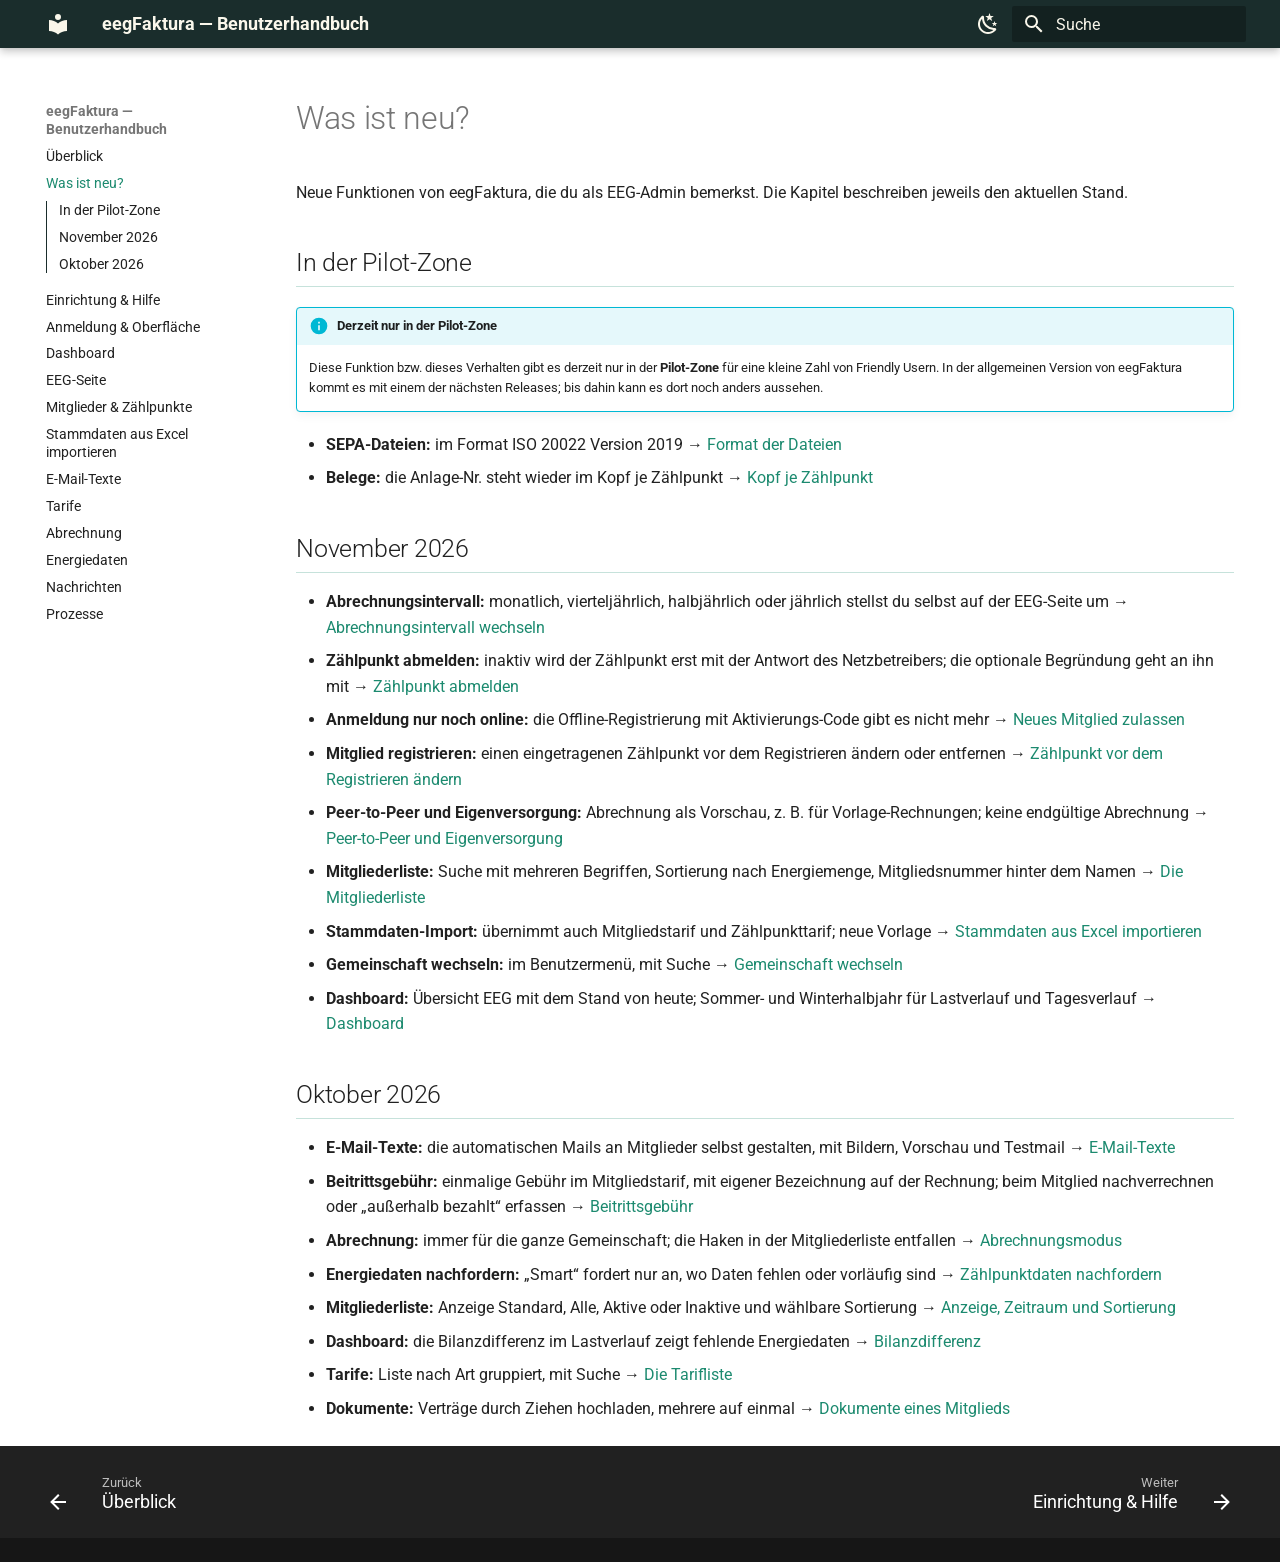
<file: changelog/index.html>
<!doctype html>
<html lang="de" class="no-js">
  <head>
    
      <meta charset="utf-8">
      <meta name="viewport" content="width=device-width,initial-scale=1">
      
        <meta name="description" content="Bedienungsanleitung für EEG-Admins">
      
      
        <meta name="author" content="vfeeg">
      
      
        <link rel="canonical" href="https://eegfaktura.github.io/eegfaktura-user-guide/changelog/">
      
      
        <link rel="prev" href="..">
      
      
        <link rel="next" href="../einrichtung-hilfe/">
      
      
        
      
      
      <link rel="icon" href="../assets/images/favicon.png">
      <meta name="generator" content="mkdocs-1.6.1, mkdocs-material-9.7.7">
    
    
      
        <title>Was ist neu? - eegFaktura — Benutzerhandbuch</title>
      
    
    
      <link rel="stylesheet" href="../assets/stylesheets/main.ec1eaa64.min.css">
      
        
        <link rel="stylesheet" href="../assets/stylesheets/palette.ab4e12ef.min.css">
      
      


    
    
      
    
    
      
    
    
      <link rel="stylesheet" href="../assets/fonts/fonts.css">
    
      <link rel="stylesheet" href="../stylesheets/vfeeg.css">
    
    <script>__md_scope=new URL("..",location),__md_hash=e=>[...e].reduce(((e,_)=>(e<<5)-e+_.charCodeAt(0)),0),__md_get=(e,_=localStorage,t=__md_scope)=>JSON.parse(_.getItem(t.pathname+"."+e)),__md_set=(e,_,t=localStorage,a=__md_scope)=>{try{t.setItem(a.pathname+"."+e,JSON.stringify(_))}catch(e){}}</script>
    
      

    
    
  </head>
  
  
    
    
      
    
    
    
    
    <body dir="ltr" data-md-color-scheme="default" data-md-color-primary="custom" data-md-color-accent="custom">
  
    
    <input class="md-toggle" data-md-toggle="drawer" type="checkbox" id="__drawer" autocomplete="off">
    <input class="md-toggle" data-md-toggle="search" type="checkbox" id="__search" autocomplete="off">
    <label class="md-overlay" for="__drawer"></label>
    <div data-md-component="skip">
      
        
        <a href="#was-ist-neu" class="md-skip">
          Zum Inhalt
        </a>
      
    </div>
    <div data-md-component="announce">
      
    </div>
    
    
      

  

<header class="md-header md-header--shadow" data-md-component="header">
  <nav class="md-header__inner md-grid" aria-label="Kopfzeile">
    <a href=".." title="eegFaktura — Benutzerhandbuch" class="md-header__button md-logo" aria-label="eegFaktura — Benutzerhandbuch" data-md-component="logo">
      
  
  <svg xmlns="http://www.w3.org/2000/svg" viewBox="0 0 24 24"><path d="M12 8a3 3 0 0 0 3-3 3 3 0 0 0-3-3 3 3 0 0 0-3 3 3 3 0 0 0 3 3m0 3.54C9.64 9.35 6.5 8 3 8v11c3.5 0 6.64 1.35 9 3.54 2.36-2.19 5.5-3.54 9-3.54V8c-3.5 0-6.64 1.35-9 3.54"/></svg>

    </a>
    <label class="md-header__button md-icon" for="__drawer">
      
      <svg xmlns="http://www.w3.org/2000/svg" viewBox="0 0 24 24"><path d="M3 6h18v2H3zm0 5h18v2H3zm0 5h18v2H3z"/></svg>
    </label>
    <div class="md-header__title" data-md-component="header-title">
      <div class="md-header__ellipsis">
        <div class="md-header__topic">
          <span class="md-ellipsis">
            eegFaktura — Benutzerhandbuch
          </span>
        </div>
        <div class="md-header__topic" data-md-component="header-topic">
          <span class="md-ellipsis">
            
              Was ist neu?
            
          </span>
        </div>
      </div>
    </div>
    
      
        <form class="md-header__option" data-md-component="palette">
  
    
    
    
    <input class="md-option" data-md-color-media="(prefers-color-scheme: light)" data-md-color-scheme="default" data-md-color-primary="custom" data-md-color-accent="custom"  aria-label="Dunkles Theme"  type="radio" name="__palette" id="__palette_0">
    
      <label class="md-header__button md-icon" title="Dunkles Theme" for="__palette_1" hidden>
        <svg xmlns="http://www.w3.org/2000/svg" viewBox="0 0 24 24"><path d="m17.75 4.09-2.53 1.94.91 3.06-2.63-1.81-2.63 1.81.91-3.06-2.53-1.94L12.44 4l1.06-3 1.06 3zm3.5 6.91-1.64 1.25.59 1.98-1.7-1.17-1.7 1.17.59-1.98L15.75 11l2.06-.05L18.5 9l.69 1.95zm-2.28 4.95c.83-.08 1.72 1.1 1.19 1.85-.32.45-.66.87-1.08 1.27C15.17 23 8.84 23 4.94 19.07c-3.91-3.9-3.91-10.24 0-14.14.4-.4.82-.76 1.27-1.08.75-.53 1.93.36 1.85 1.19-.27 2.86.69 5.83 2.89 8.02a9.96 9.96 0 0 0 8.02 2.89m-1.64 2.02a12.08 12.08 0 0 1-7.8-3.47c-2.17-2.19-3.33-5-3.49-7.82-2.81 3.14-2.7 7.96.31 10.98 3.02 3.01 7.84 3.12 10.98.31"/></svg>
      </label>
    
  
    
    
    
    <input class="md-option" data-md-color-media="(prefers-color-scheme: dark)" data-md-color-scheme="slate" data-md-color-primary="custom" data-md-color-accent="custom"  aria-label="Helles Theme"  type="radio" name="__palette" id="__palette_1">
    
      <label class="md-header__button md-icon" title="Helles Theme" for="__palette_0" hidden>
        <svg xmlns="http://www.w3.org/2000/svg" viewBox="0 0 24 24"><path d="M12 7a5 5 0 0 1 5 5 5 5 0 0 1-5 5 5 5 0 0 1-5-5 5 5 0 0 1 5-5m0 2a3 3 0 0 0-3 3 3 3 0 0 0 3 3 3 3 0 0 0 3-3 3 3 0 0 0-3-3m0-7 2.39 3.42C13.65 5.15 12.84 5 12 5s-1.65.15-2.39.42zM3.34 7l4.16-.35A7.2 7.2 0 0 0 5.94 8.5c-.44.74-.69 1.5-.83 2.29zm.02 10 1.76-3.77a7.131 7.131 0 0 0 2.38 4.14zM20.65 7l-1.77 3.79a7.02 7.02 0 0 0-2.38-4.15zm-.01 10-4.14.36c.59-.51 1.12-1.14 1.54-1.86.42-.73.69-1.5.83-2.29zM12 22l-2.41-3.44c.74.27 1.55.44 2.41.44.82 0 1.63-.17 2.37-.44z"/></svg>
      </label>
    
  
</form>
      
    
    
      <script>var palette=__md_get("__palette");if(palette&&palette.color){if("(prefers-color-scheme)"===palette.color.media){var media=matchMedia("(prefers-color-scheme: light)"),input=document.querySelector(media.matches?"[data-md-color-media='(prefers-color-scheme: light)']":"[data-md-color-media='(prefers-color-scheme: dark)']");palette.color.media=input.getAttribute("data-md-color-media"),palette.color.scheme=input.getAttribute("data-md-color-scheme"),palette.color.primary=input.getAttribute("data-md-color-primary"),palette.color.accent=input.getAttribute("data-md-color-accent")}for(var[key,value]of Object.entries(palette.color))document.body.setAttribute("data-md-color-"+key,value)}</script>
    
    
    
      
      
        <label class="md-header__button md-icon" for="__search">
          
          <svg xmlns="http://www.w3.org/2000/svg" viewBox="0 0 24 24"><path d="M9.5 3A6.5 6.5 0 0 1 16 9.5c0 1.61-.59 3.09-1.56 4.23l.27.27h.79l5 5-1.5 1.5-5-5v-.79l-.27-.27A6.52 6.52 0 0 1 9.5 16 6.5 6.5 0 0 1 3 9.5 6.5 6.5 0 0 1 9.5 3m0 2C7 5 5 7 5 9.5S7 14 9.5 14 14 12 14 9.5 12 5 9.5 5"/></svg>
        </label>
        <div class="md-search" data-md-component="search" role="dialog">
  <label class="md-search__overlay" for="__search"></label>
  <div class="md-search__inner" role="search">
    <form class="md-search__form" name="search">
      <input type="text" class="md-search__input" name="query" aria-label="Suche" placeholder="Suche" autocapitalize="off" autocorrect="off" autocomplete="off" spellcheck="false" data-md-component="search-query" required>
      <label class="md-search__icon md-icon" for="__search">
        
        <svg xmlns="http://www.w3.org/2000/svg" viewBox="0 0 24 24"><path d="M9.5 3A6.5 6.5 0 0 1 16 9.5c0 1.61-.59 3.09-1.56 4.23l.27.27h.79l5 5-1.5 1.5-5-5v-.79l-.27-.27A6.52 6.52 0 0 1 9.5 16 6.5 6.5 0 0 1 3 9.5 6.5 6.5 0 0 1 9.5 3m0 2C7 5 5 7 5 9.5S7 14 9.5 14 14 12 14 9.5 12 5 9.5 5"/></svg>
        
        <svg xmlns="http://www.w3.org/2000/svg" viewBox="0 0 24 24"><path d="M20 11v2H8l5.5 5.5-1.42 1.42L4.16 12l7.92-7.92L13.5 5.5 8 11z"/></svg>
      </label>
      <nav class="md-search__options" aria-label="Suche">
        
        <button type="reset" class="md-search__icon md-icon" title="Zurücksetzen" aria-label="Zurücksetzen" tabindex="-1">
          
          <svg xmlns="http://www.w3.org/2000/svg" viewBox="0 0 24 24"><path d="M19 6.41 17.59 5 12 10.59 6.41 5 5 6.41 10.59 12 5 17.59 6.41 19 12 13.41 17.59 19 19 17.59 13.41 12z"/></svg>
        </button>
      </nav>
      
        <div class="md-search__suggest" data-md-component="search-suggest"></div>
      
    </form>
    <div class="md-search__output">
      <div class="md-search__scrollwrap" tabindex="0" data-md-scrollfix>
        <div class="md-search-result" data-md-component="search-result">
          <div class="md-search-result__meta">
            Suche wird initialisiert
          </div>
          <ol class="md-search-result__list" role="presentation"></ol>
        </div>
      </div>
    </div>
  </div>
</div>
      
    
    
  </nav>
  
</header>
    
    <div class="md-container" data-md-component="container">
      
      
        
          
        
      
      <main class="md-main" data-md-component="main">
        <div class="md-main__inner md-grid">
          
            
              
              <div class="md-sidebar md-sidebar--primary" data-md-component="sidebar" data-md-type="navigation" >
                <div class="md-sidebar__scrollwrap">
                  <div class="md-sidebar__inner">
                    



  

<nav class="md-nav md-nav--primary md-nav--integrated" aria-label="Navigation" data-md-level="0">
  <label class="md-nav__title" for="__drawer">
    <a href=".." title="eegFaktura — Benutzerhandbuch" class="md-nav__button md-logo" aria-label="eegFaktura — Benutzerhandbuch" data-md-component="logo">
      
  
  <svg xmlns="http://www.w3.org/2000/svg" viewBox="0 0 24 24"><path d="M12 8a3 3 0 0 0 3-3 3 3 0 0 0-3-3 3 3 0 0 0-3 3 3 3 0 0 0 3 3m0 3.54C9.64 9.35 6.5 8 3 8v11c3.5 0 6.64 1.35 9 3.54 2.36-2.19 5.5-3.54 9-3.54V8c-3.5 0-6.64 1.35-9 3.54"/></svg>

    </a>
    eegFaktura — Benutzerhandbuch
  </label>
  
  <ul class="md-nav__list" data-md-scrollfix>
    
      
      
  
  
  
  
    <li class="md-nav__item">
      <a href=".." class="md-nav__link">
        
  
  
  <span class="md-ellipsis">
    
  
    Überblick
  

    
  </span>
  
  

      </a>
    </li>
  

    
      
      
  
  
    
  
  
  
    <li class="md-nav__item md-nav__item--active">
      
      <input class="md-nav__toggle md-toggle" type="checkbox" id="__toc">
      
      
        
      
      
        <label class="md-nav__link md-nav__link--active" for="__toc">
          
  
  
  <span class="md-ellipsis">
    
  
    Was ist neu?
  

    
  </span>
  
  

          <span class="md-nav__icon md-icon"></span>
        </label>
      
      <a href="./" class="md-nav__link md-nav__link--active">
        
  
  
  <span class="md-ellipsis">
    
  
    Was ist neu?
  

    
  </span>
  
  

      </a>
      
        

<nav class="md-nav md-nav--secondary" aria-label="Inhaltsverzeichnis">
  
  
  
    
  
  
    <label class="md-nav__title" for="__toc">
      <span class="md-nav__icon md-icon"></span>
      Inhaltsverzeichnis
    </label>
    <ul class="md-nav__list" data-md-component="toc" data-md-scrollfix>
      
        <li class="md-nav__item">
  <a href="#in-der-pilot-zone" class="md-nav__link">
    <span class="md-ellipsis">
      
        In der Pilot-Zone
      
    </span>
  </a>
  
</li>
      
        <li class="md-nav__item">
  <a href="#november-2026" class="md-nav__link">
    <span class="md-ellipsis">
      
        November 2026
      
    </span>
  </a>
  
</li>
      
        <li class="md-nav__item">
  <a href="#oktober-2026" class="md-nav__link">
    <span class="md-ellipsis">
      
        Oktober 2026
      
    </span>
  </a>
  
</li>
      
    </ul>
  
</nav>
      
    </li>
  

    
      
      
  
  
  
  
    <li class="md-nav__item">
      <a href="../einrichtung-hilfe/" class="md-nav__link">
        
  
  
  <span class="md-ellipsis">
    
  
    Einrichtung & Hilfe
  

    
  </span>
  
  

      </a>
    </li>
  

    
      
      
  
  
  
  
    <li class="md-nav__item">
      <a href="../01-anmeldung/" class="md-nav__link">
        
  
  
  <span class="md-ellipsis">
    
  
    Anmeldung & Oberfläche
  

    
  </span>
  
  

      </a>
    </li>
  

    
      
      
  
  
  
  
    <li class="md-nav__item">
      <a href="../dashboard/" class="md-nav__link">
        
  
  
  <span class="md-ellipsis">
    
  
    Dashboard
  

    
  </span>
  
  

      </a>
    </li>
  

    
      
      
  
  
  
  
    <li class="md-nav__item">
      <a href="../eeg-seite/" class="md-nav__link">
        
  
  
  <span class="md-ellipsis">
    
  
    EEG-Seite
  

    
  </span>
  
  

      </a>
    </li>
  

    
      
      
  
  
  
  
    <li class="md-nav__item">
      <a href="../02-mitglieder-zaehlpunkte/" class="md-nav__link">
        
  
  
  <span class="md-ellipsis">
    
  
    Mitglieder & Zählpunkte
  

    
  </span>
  
  

      </a>
    </li>
  

    
      
      
  
  
  
  
    <li class="md-nav__item">
      <a href="../stammdaten-import/" class="md-nav__link">
        
  
  
  <span class="md-ellipsis">
    
  
    Stammdaten aus Excel importieren
  

    
  </span>
  
  

      </a>
    </li>
  

    
      
      
  
  
  
  
    <li class="md-nav__item">
      <a href="../03-email-texte/" class="md-nav__link">
        
  
  
  <span class="md-ellipsis">
    
  
    E-Mail-Texte
  

    
  </span>
  
  

      </a>
    </li>
  

    
      
      
  
  
  
  
    <li class="md-nav__item">
      <a href="../04-tarife/" class="md-nav__link">
        
  
  
  <span class="md-ellipsis">
    
  
    Tarife
  

    
  </span>
  
  

      </a>
    </li>
  

    
      
      
  
  
  
  
    <li class="md-nav__item">
      <a href="../05-abrechnung/" class="md-nav__link">
        
  
  
  <span class="md-ellipsis">
    
  
    Abrechnung
  

    
  </span>
  
  

      </a>
    </li>
  

    
      
      
  
  
  
  
    <li class="md-nav__item">
      <a href="../06-energiedaten/" class="md-nav__link">
        
  
  
  <span class="md-ellipsis">
    
  
    Energiedaten
  

    
  </span>
  
  

      </a>
    </li>
  

    
      
      
  
  
  
  
    <li class="md-nav__item">
      <a href="../07-nachrichten/" class="md-nav__link">
        
  
  
  <span class="md-ellipsis">
    
  
    Nachrichten
  

    
  </span>
  
  

      </a>
    </li>
  

    
      
      
  
  
  
  
    <li class="md-nav__item">
      <a href="../08-prozesse/" class="md-nav__link">
        
  
  
  <span class="md-ellipsis">
    
  
    Prozesse
  

    
  </span>
  
  

      </a>
    </li>
  

    
  </ul>
</nav>
                  </div>
                </div>
              </div>
            
            
          
          
            <div class="md-content" data-md-component="content">
              
              <article class="md-content__inner md-typeset">
                
                  



<h1 id="was-ist-neu">Was ist neu?<a class="headerlink" href="#was-ist-neu" title="Link zu diesem Abschnitt">&para;</a></h1>
<p>Neue Funktionen von eegFaktura, die du als EEG-Admin bemerkst. Die Kapitel beschreiben jeweils den aktuellen
Stand.</p>
<h2 id="in-der-pilot-zone">In der Pilot-Zone<a class="headerlink" href="#in-der-pilot-zone" title="Link zu diesem Abschnitt">&para;</a></h2>
<div class="admonition info">
<p class="admonition-title">Derzeit nur in der Pilot-Zone</p>
<p>Diese Funktion bzw. dieses Verhalten gibt es derzeit nur in der <strong>Pilot-Zone</strong> für eine kleine Zahl von
Friendly Usern. In der allgemeinen Version von eegFaktura kommt es mit einem der nächsten Releases; bis dahin kann
es dort noch anders aussehen.</p>
</div>
<ul>
<li><strong>SEPA-Dateien:</strong> im Format ISO 20022 Version 2019 → <a href="../05-abrechnung/#format-der-dateien">Format der Dateien</a></li>
<li><strong>Belege:</strong> die Anlage-Nr. steht wieder im Kopf je Zählpunkt → <a href="../05-abrechnung/#kopf-je-zahlpunkt">Kopf je Zählpunkt</a></li>
</ul>
<h2 id="november-2026">November 2026<a class="headerlink" href="#november-2026" title="Link zu diesem Abschnitt">&para;</a></h2>
<ul>
<li><strong>Abrechnungsintervall:</strong> monatlich, vierteljährlich, halbjährlich oder jährlich stellst du selbst auf der EEG-Seite
  um → <a href="../05-abrechnung/#abrechnungszeitraum-wechseln">Abrechnungsintervall wechseln</a></li>
<li><strong>Zählpunkt abmelden:</strong> inaktiv wird der Zählpunkt erst mit der Antwort des Netzbetreibers; die optionale
  Begründung geht an ihn mit → <a href="../08-prozesse/#zahlpunkt-abmelden">Zählpunkt abmelden</a></li>
<li><strong>Anmeldung nur noch online:</strong> die Offline-Registrierung mit Aktivierungs-Code gibt es nicht mehr →
  <a href="../02-mitglieder-zaehlpunkte/#neues-mitglied-zulassen">Neues Mitglied zulassen</a></li>
<li><strong>Mitglied registrieren:</strong> einen eingetragenen Zählpunkt vor dem Registrieren ändern oder entfernen →
  <a href="../02-mitglieder-zaehlpunkte/#zahlpunkt-vor-dem-registrieren-andern-oder-entfernen">Zählpunkt vor dem Registrieren ändern</a></li>
<li><strong>Peer-to-Peer und Eigenversorgung:</strong> Abrechnung als Vorschau, z. B. für Vorlage-Rechnungen; keine endgültige
  Abrechnung → <a href="../eeg-seite/#peer-to-peer-und-eigenversorgung">Peer-to-Peer und Eigenversorgung</a></li>
<li><strong>Mitgliederliste:</strong> Suche mit mehreren Begriffen, Sortierung nach Energiemenge, Mitgliedsnummer hinter dem Namen →
  <a href="../02-mitglieder-zaehlpunkte/#die-mitgliederliste">Die Mitgliederliste</a></li>
<li><strong>Stammdaten-Import:</strong> übernimmt auch Mitgliedstarif und Zählpunkttarif; neue Vorlage →
  <a href="../stammdaten-import/">Stammdaten aus Excel importieren</a></li>
<li><strong>Gemeinschaft wechseln:</strong> im Benutzermenü, mit Suche → <a href="../01-anmeldung/#gemeinschaft-wechseln">Gemeinschaft wechseln</a></li>
<li><strong>Dashboard:</strong> Übersicht EEG mit dem Stand von heute; Sommer- und Winterhalbjahr für Lastverlauf und Tagesverlauf →
  <a href="../dashboard/">Dashboard</a></li>
</ul>
<h2 id="oktober-2026">Oktober 2026<a class="headerlink" href="#oktober-2026" title="Link zu diesem Abschnitt">&para;</a></h2>
<ul>
<li><strong>E-Mail-Texte:</strong> die automatischen Mails an Mitglieder selbst gestalten, mit Bildern, Vorschau und Testmail →
  <a href="../03-email-texte/">E-Mail-Texte</a></li>
<li><strong>Beitrittsgebühr:</strong> einmalige Gebühr im Mitgliedstarif, mit eigener Bezeichnung auf der Rechnung; beim Mitglied
  nachverrechnen oder „außerhalb bezahlt“ erfassen → <a href="../04-tarife/#beitrittsgebuhr">Beitrittsgebühr</a></li>
<li><strong>Abrechnung:</strong> immer für die ganze Gemeinschaft; die Haken in der Mitgliederliste entfallen →
  <a href="../05-abrechnung/#abrechnungsmodus">Abrechnungsmodus</a></li>
<li><strong>Energiedaten nachfordern:</strong> „Smart“ fordert nur an, wo Daten fehlen oder vorläufig sind →
  <a href="../08-prozesse/#zahlpunktdaten-nachfordern">Zählpunktdaten nachfordern</a></li>
<li><strong>Mitgliederliste:</strong> Anzeige Standard, Alle, Aktive oder Inaktive und wählbare Sortierung →
  <a href="../02-mitglieder-zaehlpunkte/#anzeige-zeitraum-und-sortierung">Anzeige, Zeitraum und Sortierung</a></li>
<li><strong>Dashboard:</strong> die Bilanzdifferenz im Lastverlauf zeigt fehlende Energiedaten →
  <a href="../dashboard/#bilanzdifferenz">Bilanzdifferenz</a></li>
<li><strong>Tarife:</strong> Liste nach Art gruppiert, mit Suche → <a href="../04-tarife/#die-tarifliste">Die Tarifliste</a></li>
<li><strong>Dokumente:</strong> Verträge durch Ziehen hochladen, mehrere auf einmal →
  <a href="../02-mitglieder-zaehlpunkte/#dokumente-eines-mitglieds">Dokumente eines Mitglieds</a></li>
</ul>












                
              </article>
            </div>
          
          
  <script>var tabs=__md_get("__tabs");if(Array.isArray(tabs))e:for(var set of document.querySelectorAll(".tabbed-set")){var labels=set.querySelector(".tabbed-labels");for(var tab of tabs)for(var label of labels.getElementsByTagName("label"))if(label.innerText.trim()===tab){var input=document.getElementById(label.htmlFor);input.checked=!0;continue e}}</script>

<script>var target=document.getElementById(location.hash.slice(1));target&&target.name&&(target.checked=target.name.startsWith("__tabbed_"))</script>
        </div>
        
          <button type="button" class="md-top md-icon" data-md-component="top" hidden>
  
  <svg xmlns="http://www.w3.org/2000/svg" viewBox="0 0 24 24"><path d="M13 20h-2V8l-5.5 5.5-1.42-1.42L12 4.16l7.92 7.92-1.42 1.42L13 8z"/></svg>
  Zurück zum Seitenanfang
</button>
        
      </main>
      
        <footer class="md-footer">
  
    
      
      <nav class="md-footer__inner md-grid" aria-label="Fußzeile" >
        
          
          <a href=".." class="md-footer__link md-footer__link--prev" aria-label="Zurück: Überblick">
            <div class="md-footer__button md-icon">
              
              <svg xmlns="http://www.w3.org/2000/svg" viewBox="0 0 24 24"><path d="M20 11v2H8l5.5 5.5-1.42 1.42L4.16 12l7.92-7.92L13.5 5.5 8 11z"/></svg>
            </div>
            <div class="md-footer__title">
              <span class="md-footer__direction">
                Zurück
              </span>
              <div class="md-ellipsis">
                Überblick
              </div>
            </div>
          </a>
        
        
          
          <a href="../einrichtung-hilfe/" class="md-footer__link md-footer__link--next" aria-label="Weiter: Einrichtung &amp; Hilfe">
            <div class="md-footer__title">
              <span class="md-footer__direction">
                Weiter
              </span>
              <div class="md-ellipsis">
                Einrichtung & Hilfe
              </div>
            </div>
            <div class="md-footer__button md-icon">
              
              <svg xmlns="http://www.w3.org/2000/svg" viewBox="0 0 24 24"><path d="M4 11v2h12l-5.5 5.5 1.42 1.42L19.84 12l-7.92-7.92L10.5 5.5 16 11z"/></svg>
            </div>
          </a>
        
      </nav>
    
  
  <div class="md-footer-meta md-typeset">
    <div class="md-footer-meta__inner md-grid">
      <div class="md-copyright">
  
  
</div>
      
    </div>
  </div>
</footer>
      
    </div>
    <div class="md-dialog" data-md-component="dialog">
      <div class="md-dialog__inner md-typeset"></div>
    </div>
    
    
    
      
      
      <script id="__config" type="application/json">{"annotate": null, "base": "..", "features": ["navigation.sections", "navigation.expand", "navigation.indexes", "navigation.top", "navigation.footer", "toc.integrate", "search.suggest", "search.highlight", "content.code.copy", "content.tabs.link"], "search": "../assets/javascripts/workers/search.2c215733.min.js", "tags": null, "translations": {"clipboard.copied": "In Zwischenablage kopiert", "clipboard.copy": "In Zwischenablage kopieren", "search.result.more.one": "1 weiteres Suchergebnis auf dieser Seite", "search.result.more.other": "# weitere Suchergebnisse auf dieser Seite", "search.result.none": "Keine Suchergebnisse", "search.result.one": "1 Suchergebnis", "search.result.other": "# Suchergebnisse", "search.result.placeholder": "Suchbegriff eingeben", "search.result.term.missing": "Es fehlt", "select.version": "Version ausw\u00e4hlen"}, "version": null}</script>
    
    
      <script src="../assets/javascripts/bundle.d7400e89.min.js"></script>
      
    
  </body>
</html>
</file>
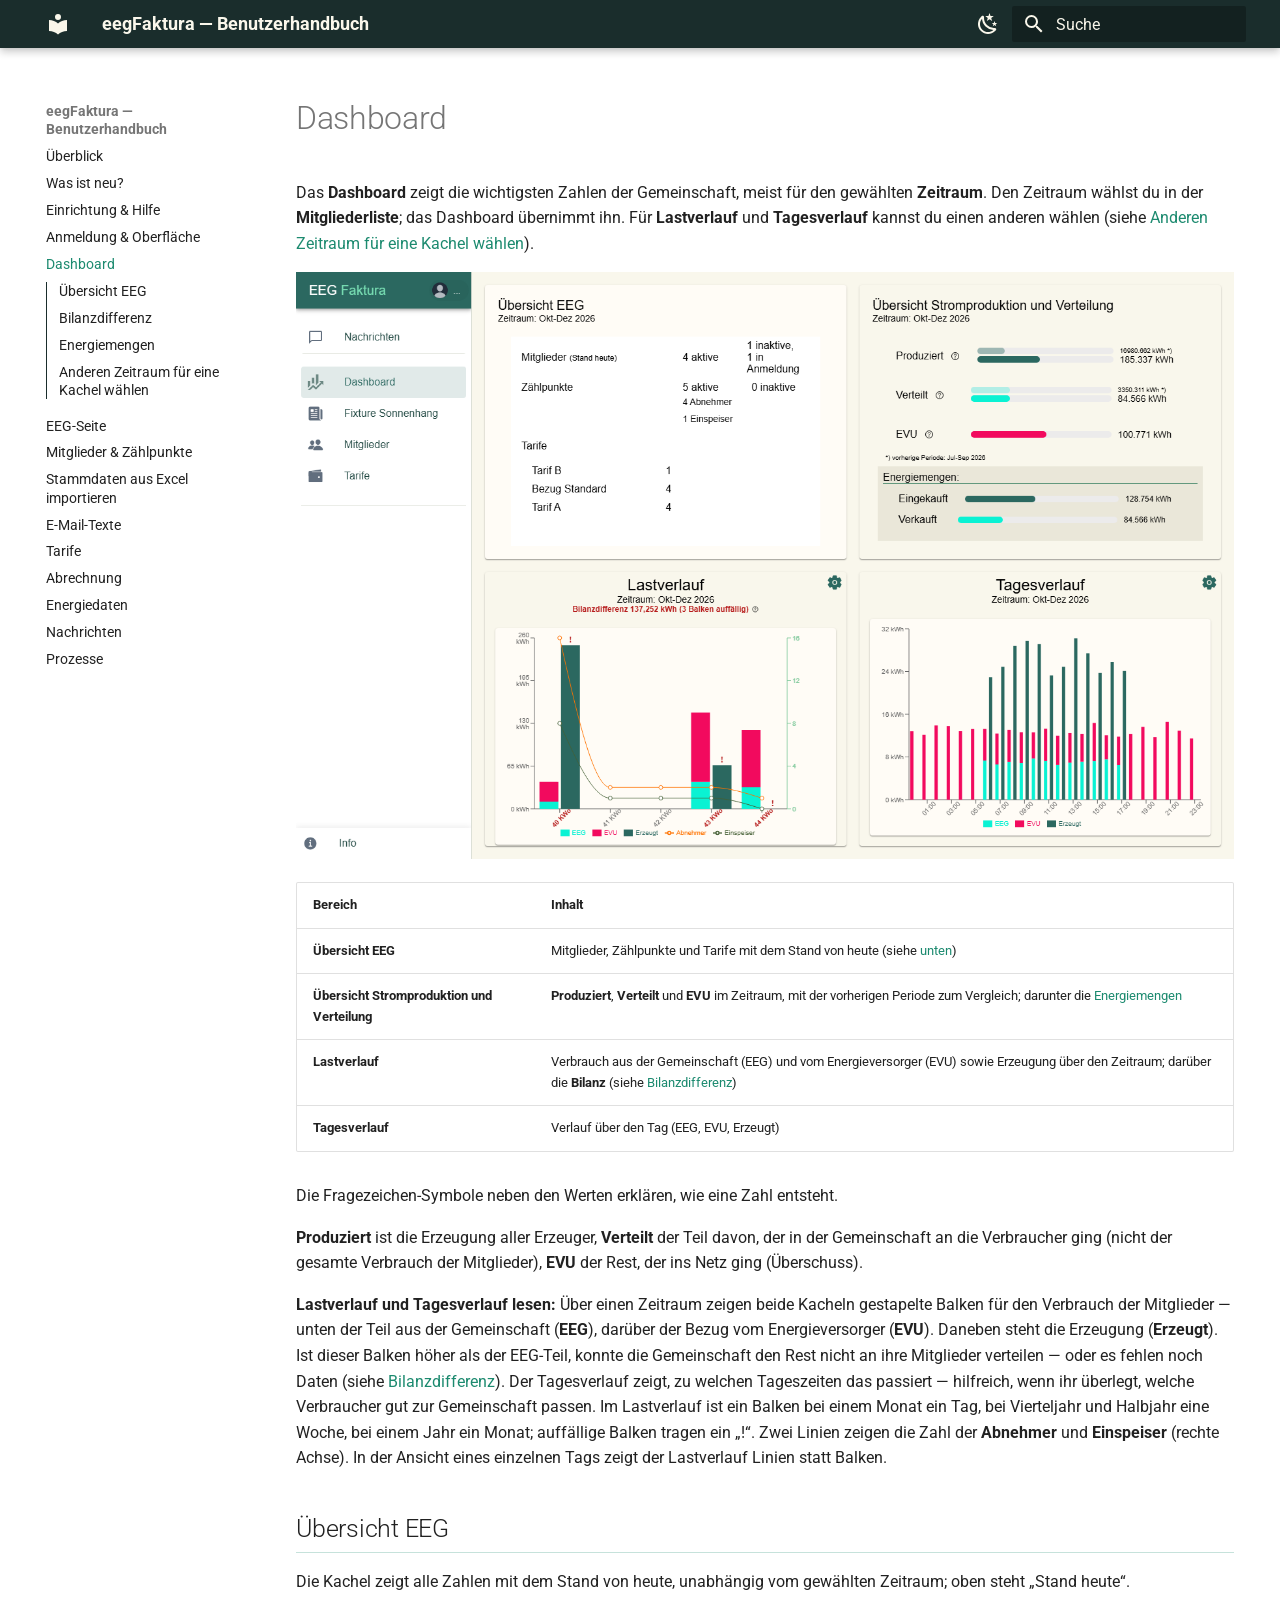
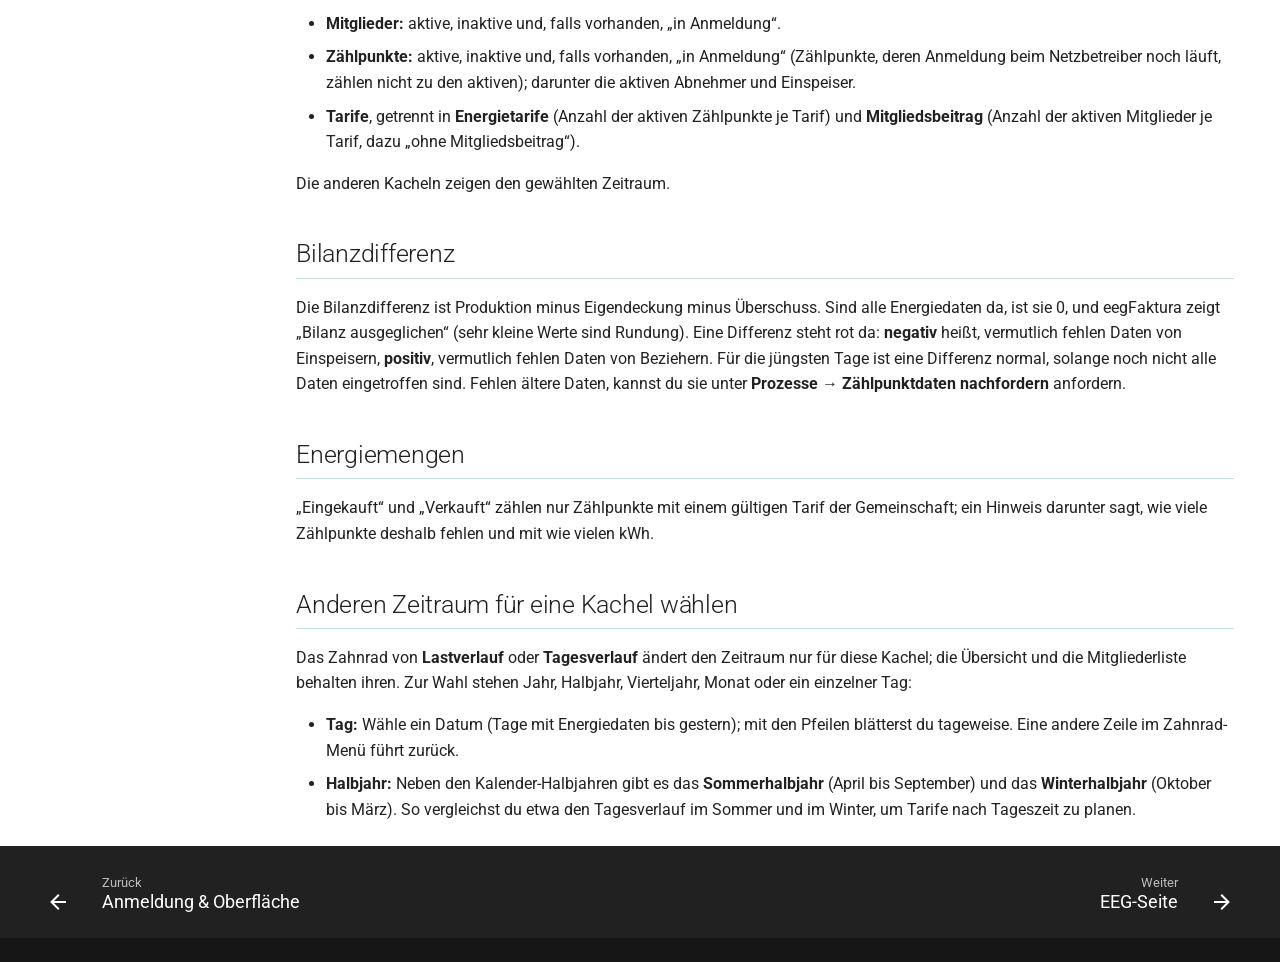
<file: dashboard/index.html>
<!doctype html>
<html lang="de" class="no-js">
  <head>
    
      <meta charset="utf-8">
      <meta name="viewport" content="width=device-width,initial-scale=1">
      
        <meta name="description" content="Bedienungsanleitung für EEG-Admins">
      
      
        <meta name="author" content="vfeeg">
      
      
        <link rel="canonical" href="https://eegfaktura.github.io/eegfaktura-user-guide/dashboard/">
      
      
        <link rel="prev" href="../01-anmeldung/">
      
      
        <link rel="next" href="../eeg-seite/">
      
      
        
      
      
      <link rel="icon" href="../assets/images/favicon.png">
      <meta name="generator" content="mkdocs-1.6.1, mkdocs-material-9.7.7">
    
    
      
        <title>Dashboard - eegFaktura — Benutzerhandbuch</title>
      
    
    
      <link rel="stylesheet" href="../assets/stylesheets/main.ec1eaa64.min.css">
      
        
        <link rel="stylesheet" href="../assets/stylesheets/palette.ab4e12ef.min.css">
      
      


    
    
      
    
    
      
    
    
      <link rel="stylesheet" href="../assets/fonts/fonts.css">
    
      <link rel="stylesheet" href="../stylesheets/vfeeg.css">
    
    <script>__md_scope=new URL("..",location),__md_hash=e=>[...e].reduce(((e,_)=>(e<<5)-e+_.charCodeAt(0)),0),__md_get=(e,_=localStorage,t=__md_scope)=>JSON.parse(_.getItem(t.pathname+"."+e)),__md_set=(e,_,t=localStorage,a=__md_scope)=>{try{t.setItem(a.pathname+"."+e,JSON.stringify(_))}catch(e){}}</script>
    
      

    
    
  </head>
  
  
    
    
      
    
    
    
    
    <body dir="ltr" data-md-color-scheme="default" data-md-color-primary="custom" data-md-color-accent="custom">
  
    
    <input class="md-toggle" data-md-toggle="drawer" type="checkbox" id="__drawer" autocomplete="off">
    <input class="md-toggle" data-md-toggle="search" type="checkbox" id="__search" autocomplete="off">
    <label class="md-overlay" for="__drawer"></label>
    <div data-md-component="skip">
      
        
        <a href="#dashboard" class="md-skip">
          Zum Inhalt
        </a>
      
    </div>
    <div data-md-component="announce">
      
    </div>
    
    
      

  

<header class="md-header md-header--shadow" data-md-component="header">
  <nav class="md-header__inner md-grid" aria-label="Kopfzeile">
    <a href=".." title="eegFaktura — Benutzerhandbuch" class="md-header__button md-logo" aria-label="eegFaktura — Benutzerhandbuch" data-md-component="logo">
      
  
  <svg xmlns="http://www.w3.org/2000/svg" viewBox="0 0 24 24"><path d="M12 8a3 3 0 0 0 3-3 3 3 0 0 0-3-3 3 3 0 0 0-3 3 3 3 0 0 0 3 3m0 3.54C9.64 9.35 6.5 8 3 8v11c3.5 0 6.64 1.35 9 3.54 2.36-2.19 5.5-3.54 9-3.54V8c-3.5 0-6.64 1.35-9 3.54"/></svg>

    </a>
    <label class="md-header__button md-icon" for="__drawer">
      
      <svg xmlns="http://www.w3.org/2000/svg" viewBox="0 0 24 24"><path d="M3 6h18v2H3zm0 5h18v2H3zm0 5h18v2H3z"/></svg>
    </label>
    <div class="md-header__title" data-md-component="header-title">
      <div class="md-header__ellipsis">
        <div class="md-header__topic">
          <span class="md-ellipsis">
            eegFaktura — Benutzerhandbuch
          </span>
        </div>
        <div class="md-header__topic" data-md-component="header-topic">
          <span class="md-ellipsis">
            
              Dashboard
            
          </span>
        </div>
      </div>
    </div>
    
      
        <form class="md-header__option" data-md-component="palette">
  
    
    
    
    <input class="md-option" data-md-color-media="(prefers-color-scheme: light)" data-md-color-scheme="default" data-md-color-primary="custom" data-md-color-accent="custom"  aria-label="Dunkles Theme"  type="radio" name="__palette" id="__palette_0">
    
      <label class="md-header__button md-icon" title="Dunkles Theme" for="__palette_1" hidden>
        <svg xmlns="http://www.w3.org/2000/svg" viewBox="0 0 24 24"><path d="m17.75 4.09-2.53 1.94.91 3.06-2.63-1.81-2.63 1.81.91-3.06-2.53-1.94L12.44 4l1.06-3 1.06 3zm3.5 6.91-1.64 1.25.59 1.98-1.7-1.17-1.7 1.17.59-1.98L15.75 11l2.06-.05L18.5 9l.69 1.95zm-2.28 4.95c.83-.08 1.72 1.1 1.19 1.85-.32.45-.66.87-1.08 1.27C15.17 23 8.84 23 4.94 19.07c-3.91-3.9-3.91-10.24 0-14.14.4-.4.82-.76 1.27-1.08.75-.53 1.93.36 1.85 1.19-.27 2.86.69 5.83 2.89 8.02a9.96 9.96 0 0 0 8.02 2.89m-1.64 2.02a12.08 12.08 0 0 1-7.8-3.47c-2.17-2.19-3.33-5-3.49-7.82-2.81 3.14-2.7 7.96.31 10.98 3.02 3.01 7.84 3.12 10.98.31"/></svg>
      </label>
    
  
    
    
    
    <input class="md-option" data-md-color-media="(prefers-color-scheme: dark)" data-md-color-scheme="slate" data-md-color-primary="custom" data-md-color-accent="custom"  aria-label="Helles Theme"  type="radio" name="__palette" id="__palette_1">
    
      <label class="md-header__button md-icon" title="Helles Theme" for="__palette_0" hidden>
        <svg xmlns="http://www.w3.org/2000/svg" viewBox="0 0 24 24"><path d="M12 7a5 5 0 0 1 5 5 5 5 0 0 1-5 5 5 5 0 0 1-5-5 5 5 0 0 1 5-5m0 2a3 3 0 0 0-3 3 3 3 0 0 0 3 3 3 3 0 0 0 3-3 3 3 0 0 0-3-3m0-7 2.39 3.42C13.65 5.15 12.84 5 12 5s-1.65.15-2.39.42zM3.34 7l4.16-.35A7.2 7.2 0 0 0 5.94 8.5c-.44.74-.69 1.5-.83 2.29zm.02 10 1.76-3.77a7.131 7.131 0 0 0 2.38 4.14zM20.65 7l-1.77 3.79a7.02 7.02 0 0 0-2.38-4.15zm-.01 10-4.14.36c.59-.51 1.12-1.14 1.54-1.86.42-.73.69-1.5.83-2.29zM12 22l-2.41-3.44c.74.27 1.55.44 2.41.44.82 0 1.63-.17 2.37-.44z"/></svg>
      </label>
    
  
</form>
      
    
    
      <script>var palette=__md_get("__palette");if(palette&&palette.color){if("(prefers-color-scheme)"===palette.color.media){var media=matchMedia("(prefers-color-scheme: light)"),input=document.querySelector(media.matches?"[data-md-color-media='(prefers-color-scheme: light)']":"[data-md-color-media='(prefers-color-scheme: dark)']");palette.color.media=input.getAttribute("data-md-color-media"),palette.color.scheme=input.getAttribute("data-md-color-scheme"),palette.color.primary=input.getAttribute("data-md-color-primary"),palette.color.accent=input.getAttribute("data-md-color-accent")}for(var[key,value]of Object.entries(palette.color))document.body.setAttribute("data-md-color-"+key,value)}</script>
    
    
    
      
      
        <label class="md-header__button md-icon" for="__search">
          
          <svg xmlns="http://www.w3.org/2000/svg" viewBox="0 0 24 24"><path d="M9.5 3A6.5 6.5 0 0 1 16 9.5c0 1.61-.59 3.09-1.56 4.23l.27.27h.79l5 5-1.5 1.5-5-5v-.79l-.27-.27A6.52 6.52 0 0 1 9.5 16 6.5 6.5 0 0 1 3 9.5 6.5 6.5 0 0 1 9.5 3m0 2C7 5 5 7 5 9.5S7 14 9.5 14 14 12 14 9.5 12 5 9.5 5"/></svg>
        </label>
        <div class="md-search" data-md-component="search" role="dialog">
  <label class="md-search__overlay" for="__search"></label>
  <div class="md-search__inner" role="search">
    <form class="md-search__form" name="search">
      <input type="text" class="md-search__input" name="query" aria-label="Suche" placeholder="Suche" autocapitalize="off" autocorrect="off" autocomplete="off" spellcheck="false" data-md-component="search-query" required>
      <label class="md-search__icon md-icon" for="__search">
        
        <svg xmlns="http://www.w3.org/2000/svg" viewBox="0 0 24 24"><path d="M9.5 3A6.5 6.5 0 0 1 16 9.5c0 1.61-.59 3.09-1.56 4.23l.27.27h.79l5 5-1.5 1.5-5-5v-.79l-.27-.27A6.52 6.52 0 0 1 9.5 16 6.5 6.5 0 0 1 3 9.5 6.5 6.5 0 0 1 9.5 3m0 2C7 5 5 7 5 9.5S7 14 9.5 14 14 12 14 9.5 12 5 9.5 5"/></svg>
        
        <svg xmlns="http://www.w3.org/2000/svg" viewBox="0 0 24 24"><path d="M20 11v2H8l5.5 5.5-1.42 1.42L4.16 12l7.92-7.92L13.5 5.5 8 11z"/></svg>
      </label>
      <nav class="md-search__options" aria-label="Suche">
        
        <button type="reset" class="md-search__icon md-icon" title="Zurücksetzen" aria-label="Zurücksetzen" tabindex="-1">
          
          <svg xmlns="http://www.w3.org/2000/svg" viewBox="0 0 24 24"><path d="M19 6.41 17.59 5 12 10.59 6.41 5 5 6.41 10.59 12 5 17.59 6.41 19 12 13.41 17.59 19 19 17.59 13.41 12z"/></svg>
        </button>
      </nav>
      
        <div class="md-search__suggest" data-md-component="search-suggest"></div>
      
    </form>
    <div class="md-search__output">
      <div class="md-search__scrollwrap" tabindex="0" data-md-scrollfix>
        <div class="md-search-result" data-md-component="search-result">
          <div class="md-search-result__meta">
            Suche wird initialisiert
          </div>
          <ol class="md-search-result__list" role="presentation"></ol>
        </div>
      </div>
    </div>
  </div>
</div>
      
    
    
  </nav>
  
</header>
    
    <div class="md-container" data-md-component="container">
      
      
        
          
        
      
      <main class="md-main" data-md-component="main">
        <div class="md-main__inner md-grid">
          
            
              
              <div class="md-sidebar md-sidebar--primary" data-md-component="sidebar" data-md-type="navigation" >
                <div class="md-sidebar__scrollwrap">
                  <div class="md-sidebar__inner">
                    



  

<nav class="md-nav md-nav--primary md-nav--integrated" aria-label="Navigation" data-md-level="0">
  <label class="md-nav__title" for="__drawer">
    <a href=".." title="eegFaktura — Benutzerhandbuch" class="md-nav__button md-logo" aria-label="eegFaktura — Benutzerhandbuch" data-md-component="logo">
      
  
  <svg xmlns="http://www.w3.org/2000/svg" viewBox="0 0 24 24"><path d="M12 8a3 3 0 0 0 3-3 3 3 0 0 0-3-3 3 3 0 0 0-3 3 3 3 0 0 0 3 3m0 3.54C9.64 9.35 6.5 8 3 8v11c3.5 0 6.64 1.35 9 3.54 2.36-2.19 5.5-3.54 9-3.54V8c-3.5 0-6.64 1.35-9 3.54"/></svg>

    </a>
    eegFaktura — Benutzerhandbuch
  </label>
  
  <ul class="md-nav__list" data-md-scrollfix>
    
      
      
  
  
  
  
    <li class="md-nav__item">
      <a href=".." class="md-nav__link">
        
  
  
  <span class="md-ellipsis">
    
  
    Überblick
  

    
  </span>
  
  

      </a>
    </li>
  

    
      
      
  
  
  
  
    <li class="md-nav__item">
      <a href="../changelog/" class="md-nav__link">
        
  
  
  <span class="md-ellipsis">
    
  
    Was ist neu?
  

    
  </span>
  
  

      </a>
    </li>
  

    
      
      
  
  
  
  
    <li class="md-nav__item">
      <a href="../einrichtung-hilfe/" class="md-nav__link">
        
  
  
  <span class="md-ellipsis">
    
  
    Einrichtung & Hilfe
  

    
  </span>
  
  

      </a>
    </li>
  

    
      
      
  
  
  
  
    <li class="md-nav__item">
      <a href="../01-anmeldung/" class="md-nav__link">
        
  
  
  <span class="md-ellipsis">
    
  
    Anmeldung & Oberfläche
  

    
  </span>
  
  

      </a>
    </li>
  

    
      
      
  
  
    
  
  
  
    <li class="md-nav__item md-nav__item--active">
      
      <input class="md-nav__toggle md-toggle" type="checkbox" id="__toc">
      
      
        
      
      
        <label class="md-nav__link md-nav__link--active" for="__toc">
          
  
  
  <span class="md-ellipsis">
    
  
    Dashboard
  

    
  </span>
  
  

          <span class="md-nav__icon md-icon"></span>
        </label>
      
      <a href="./" class="md-nav__link md-nav__link--active">
        
  
  
  <span class="md-ellipsis">
    
  
    Dashboard
  

    
  </span>
  
  

      </a>
      
        

<nav class="md-nav md-nav--secondary" aria-label="Inhaltsverzeichnis">
  
  
  
    
  
  
    <label class="md-nav__title" for="__toc">
      <span class="md-nav__icon md-icon"></span>
      Inhaltsverzeichnis
    </label>
    <ul class="md-nav__list" data-md-component="toc" data-md-scrollfix>
      
        <li class="md-nav__item">
  <a href="#ubersicht-eeg" class="md-nav__link">
    <span class="md-ellipsis">
      
        Übersicht EEG
      
    </span>
  </a>
  
</li>
      
        <li class="md-nav__item">
  <a href="#bilanzdifferenz" class="md-nav__link">
    <span class="md-ellipsis">
      
        Bilanzdifferenz
      
    </span>
  </a>
  
</li>
      
        <li class="md-nav__item">
  <a href="#energiemengen" class="md-nav__link">
    <span class="md-ellipsis">
      
        Energiemengen
      
    </span>
  </a>
  
</li>
      
        <li class="md-nav__item">
  <a href="#anderen-zeitraum-fur-eine-kachel-wahlen" class="md-nav__link">
    <span class="md-ellipsis">
      
        Anderen Zeitraum für eine Kachel wählen
      
    </span>
  </a>
  
</li>
      
    </ul>
  
</nav>
      
    </li>
  

    
      
      
  
  
  
  
    <li class="md-nav__item">
      <a href="../eeg-seite/" class="md-nav__link">
        
  
  
  <span class="md-ellipsis">
    
  
    EEG-Seite
  

    
  </span>
  
  

      </a>
    </li>
  

    
      
      
  
  
  
  
    <li class="md-nav__item">
      <a href="../02-mitglieder-zaehlpunkte/" class="md-nav__link">
        
  
  
  <span class="md-ellipsis">
    
  
    Mitglieder & Zählpunkte
  

    
  </span>
  
  

      </a>
    </li>
  

    
      
      
  
  
  
  
    <li class="md-nav__item">
      <a href="../stammdaten-import/" class="md-nav__link">
        
  
  
  <span class="md-ellipsis">
    
  
    Stammdaten aus Excel importieren
  

    
  </span>
  
  

      </a>
    </li>
  

    
      
      
  
  
  
  
    <li class="md-nav__item">
      <a href="../03-email-texte/" class="md-nav__link">
        
  
  
  <span class="md-ellipsis">
    
  
    E-Mail-Texte
  

    
  </span>
  
  

      </a>
    </li>
  

    
      
      
  
  
  
  
    <li class="md-nav__item">
      <a href="../04-tarife/" class="md-nav__link">
        
  
  
  <span class="md-ellipsis">
    
  
    Tarife
  

    
  </span>
  
  

      </a>
    </li>
  

    
      
      
  
  
  
  
    <li class="md-nav__item">
      <a href="../05-abrechnung/" class="md-nav__link">
        
  
  
  <span class="md-ellipsis">
    
  
    Abrechnung
  

    
  </span>
  
  

      </a>
    </li>
  

    
      
      
  
  
  
  
    <li class="md-nav__item">
      <a href="../06-energiedaten/" class="md-nav__link">
        
  
  
  <span class="md-ellipsis">
    
  
    Energiedaten
  

    
  </span>
  
  

      </a>
    </li>
  

    
      
      
  
  
  
  
    <li class="md-nav__item">
      <a href="../07-nachrichten/" class="md-nav__link">
        
  
  
  <span class="md-ellipsis">
    
  
    Nachrichten
  

    
  </span>
  
  

      </a>
    </li>
  

    
      
      
  
  
  
  
    <li class="md-nav__item">
      <a href="../08-prozesse/" class="md-nav__link">
        
  
  
  <span class="md-ellipsis">
    
  
    Prozesse
  

    
  </span>
  
  

      </a>
    </li>
  

    
  </ul>
</nav>
                  </div>
                </div>
              </div>
            
            
          
          
            <div class="md-content" data-md-component="content">
              
              <article class="md-content__inner md-typeset">
                
                  



<h1 id="dashboard">Dashboard<a class="headerlink" href="#dashboard" title="Link zu diesem Abschnitt">&para;</a></h1>
<p>Das <strong>Dashboard</strong> zeigt die wichtigsten Zahlen der Gemeinschaft, meist für den gewählten <strong>Zeitraum</strong>. Den Zeitraum
wählst du in der <strong>Mitgliederliste</strong>; das Dashboard übernimmt ihn. Für <strong>Lastverlauf</strong> und <strong>Tagesverlauf</strong> kannst du
einen anderen wählen (siehe <a href="#anderen-zeitraum-fur-eine-kachel-wahlen">Anderen Zeitraum für eine Kachel wählen</a>).</p>
<p><img alt="Dashboard" src="../images/dashboard.png" /></p>
<table>
<thead>
<tr>
<th>Bereich</th>
<th>Inhalt</th>
</tr>
</thead>
<tbody>
<tr>
<td><strong>Übersicht EEG</strong></td>
<td>Mitglieder, Zählpunkte und Tarife mit dem Stand von heute (siehe <a href="#ubersicht-eeg">unten</a>)</td>
</tr>
<tr>
<td><strong>Übersicht Stromproduktion und Verteilung</strong></td>
<td><strong>Produziert</strong>, <strong>Verteilt</strong> und <strong>EVU</strong> im Zeitraum, mit der vorherigen Periode zum Vergleich; darunter die <a href="#energiemengen">Energiemengen</a></td>
</tr>
<tr>
<td><strong>Lastverlauf</strong></td>
<td>Verbrauch aus der Gemeinschaft (EEG) und vom Energieversorger (EVU) sowie Erzeugung über den Zeitraum; darüber die <strong>Bilanz</strong> (siehe <a href="#bilanzdifferenz">Bilanzdifferenz</a>)</td>
</tr>
<tr>
<td><strong>Tagesverlauf</strong></td>
<td>Verlauf über den Tag (EEG, EVU, Erzeugt)</td>
</tr>
</tbody>
</table>
<p>Die Fragezeichen-Symbole neben den Werten erklären, wie eine Zahl entsteht.</p>
<p><strong>Produziert</strong> ist die Erzeugung aller Erzeuger, <strong>Verteilt</strong> der Teil davon, der in der Gemeinschaft an die
Verbraucher ging (nicht der gesamte Verbrauch der Mitglieder), <strong>EVU</strong> der Rest, der ins Netz ging (Überschuss).</p>
<p><strong>Lastverlauf und Tagesverlauf lesen:</strong> Über einen Zeitraum zeigen beide Kacheln gestapelte Balken für den Verbrauch
der Mitglieder — unten der Teil aus der Gemeinschaft (<strong>EEG</strong>), darüber der Bezug vom Energieversorger (<strong>EVU</strong>).
Daneben steht die Erzeugung (<strong>Erzeugt</strong>). Ist dieser Balken höher als der EEG-Teil, konnte die Gemeinschaft den Rest
nicht an ihre Mitglieder verteilen — oder es fehlen noch Daten (siehe <a href="#bilanzdifferenz">Bilanzdifferenz</a>). Der
Tagesverlauf zeigt, zu welchen Tageszeiten das passiert — hilfreich, wenn ihr überlegt, welche Verbraucher gut zur
Gemeinschaft passen. Im Lastverlauf ist ein Balken bei einem Monat ein Tag, bei Vierteljahr und Halbjahr eine Woche,
bei einem Jahr ein Monat; auffällige Balken tragen ein „!“. Zwei Linien zeigen die Zahl der <strong>Abnehmer</strong> und
<strong>Einspeiser</strong> (rechte Achse). In der Ansicht eines einzelnen Tags zeigt der Lastverlauf Linien statt Balken.</p>
<h2 id="ubersicht-eeg">Übersicht EEG<a class="headerlink" href="#ubersicht-eeg" title="Link zu diesem Abschnitt">&para;</a></h2>
<p>Die Kachel zeigt alle Zahlen mit dem Stand von heute, unabhängig vom gewählten Zeitraum; oben steht „Stand heute“.</p>
<ul>
<li><strong>Mitglieder:</strong> aktive, inaktive und, falls vorhanden, „in Anmeldung“.</li>
<li><strong>Zählpunkte:</strong> aktive, inaktive und, falls vorhanden, „in Anmeldung“ (Zählpunkte, deren Anmeldung beim
  Netzbetreiber noch läuft, zählen nicht zu den aktiven); darunter die aktiven Abnehmer und Einspeiser.</li>
<li><strong>Tarife</strong>, getrennt in <strong>Energietarife</strong> (Anzahl der aktiven Zählpunkte je Tarif) und <strong>Mitgliedsbeitrag</strong> (Anzahl
  der aktiven Mitglieder je Tarif, dazu „ohne Mitgliedsbeitrag“).</li>
</ul>
<p>Die anderen Kacheln zeigen den gewählten Zeitraum.</p>
<h2 id="bilanzdifferenz">Bilanzdifferenz<a class="headerlink" href="#bilanzdifferenz" title="Link zu diesem Abschnitt">&para;</a></h2>
<p>Die Bilanzdifferenz ist Produktion minus Eigendeckung minus Überschuss. Sind alle Energiedaten da, ist sie 0, und
eegFaktura zeigt „Bilanz ausgeglichen“ (sehr kleine Werte sind Rundung). Eine Differenz steht rot da: <strong>negativ</strong>
heißt, vermutlich fehlen Daten von Einspeisern, <strong>positiv</strong>, vermutlich fehlen Daten von Beziehern. Für die
jüngsten Tage ist eine Differenz normal, solange noch nicht alle Daten eingetroffen sind. Fehlen ältere Daten,
kannst du sie unter <strong>Prozesse → Zählpunktdaten nachfordern</strong> anfordern.</p>
<h2 id="energiemengen">Energiemengen<a class="headerlink" href="#energiemengen" title="Link zu diesem Abschnitt">&para;</a></h2>
<p>„Eingekauft“ und „Verkauft“ zählen nur Zählpunkte mit einem gültigen Tarif der Gemeinschaft; ein Hinweis darunter
sagt, wie viele Zählpunkte deshalb fehlen und mit wie vielen kWh.</p>
<h2 id="anderen-zeitraum-fur-eine-kachel-wahlen">Anderen Zeitraum für eine Kachel wählen<a class="headerlink" href="#anderen-zeitraum-fur-eine-kachel-wahlen" title="Link zu diesem Abschnitt">&para;</a></h2>
<p>Das Zahnrad von <strong>Lastverlauf</strong> oder <strong>Tagesverlauf</strong> ändert den Zeitraum nur für diese Kachel; die Übersicht und die
Mitgliederliste behalten ihren. Zur Wahl stehen Jahr, Halbjahr, Vierteljahr, Monat oder ein einzelner Tag:</p>
<ul>
<li><strong>Tag:</strong> Wähle ein Datum (Tage mit Energiedaten bis gestern); mit den Pfeilen blätterst du tageweise. Eine andere
  Zeile im Zahnrad-Menü führt zurück.</li>
<li><strong>Halbjahr:</strong> Neben den Kalender-Halbjahren gibt es das <strong>Sommerhalbjahr</strong> (April bis September) und das
  <strong>Winterhalbjahr</strong> (Oktober bis März). So vergleichst du etwa den Tagesverlauf im Sommer und im Winter, um Tarife
  nach Tageszeit zu planen.</li>
</ul>












                
              </article>
            </div>
          
          
  <script>var tabs=__md_get("__tabs");if(Array.isArray(tabs))e:for(var set of document.querySelectorAll(".tabbed-set")){var labels=set.querySelector(".tabbed-labels");for(var tab of tabs)for(var label of labels.getElementsByTagName("label"))if(label.innerText.trim()===tab){var input=document.getElementById(label.htmlFor);input.checked=!0;continue e}}</script>

<script>var target=document.getElementById(location.hash.slice(1));target&&target.name&&(target.checked=target.name.startsWith("__tabbed_"))</script>
        </div>
        
          <button type="button" class="md-top md-icon" data-md-component="top" hidden>
  
  <svg xmlns="http://www.w3.org/2000/svg" viewBox="0 0 24 24"><path d="M13 20h-2V8l-5.5 5.5-1.42-1.42L12 4.16l7.92 7.92-1.42 1.42L13 8z"/></svg>
  Zurück zum Seitenanfang
</button>
        
      </main>
      
        <footer class="md-footer">
  
    
      
      <nav class="md-footer__inner md-grid" aria-label="Fußzeile" >
        
          
          <a href="../01-anmeldung/" class="md-footer__link md-footer__link--prev" aria-label="Zurück: Anmeldung &amp; Oberfläche">
            <div class="md-footer__button md-icon">
              
              <svg xmlns="http://www.w3.org/2000/svg" viewBox="0 0 24 24"><path d="M20 11v2H8l5.5 5.5-1.42 1.42L4.16 12l7.92-7.92L13.5 5.5 8 11z"/></svg>
            </div>
            <div class="md-footer__title">
              <span class="md-footer__direction">
                Zurück
              </span>
              <div class="md-ellipsis">
                Anmeldung & Oberfläche
              </div>
            </div>
          </a>
        
        
          
          <a href="../eeg-seite/" class="md-footer__link md-footer__link--next" aria-label="Weiter: EEG-Seite">
            <div class="md-footer__title">
              <span class="md-footer__direction">
                Weiter
              </span>
              <div class="md-ellipsis">
                EEG-Seite
              </div>
            </div>
            <div class="md-footer__button md-icon">
              
              <svg xmlns="http://www.w3.org/2000/svg" viewBox="0 0 24 24"><path d="M4 11v2h12l-5.5 5.5 1.42 1.42L19.84 12l-7.92-7.92L10.5 5.5 16 11z"/></svg>
            </div>
          </a>
        
      </nav>
    
  
  <div class="md-footer-meta md-typeset">
    <div class="md-footer-meta__inner md-grid">
      <div class="md-copyright">
  
  
</div>
      
    </div>
  </div>
</footer>
      
    </div>
    <div class="md-dialog" data-md-component="dialog">
      <div class="md-dialog__inner md-typeset"></div>
    </div>
    
    
    
      
      
      <script id="__config" type="application/json">{"annotate": null, "base": "..", "features": ["navigation.sections", "navigation.expand", "navigation.indexes", "navigation.top", "navigation.footer", "toc.integrate", "search.suggest", "search.highlight", "content.code.copy", "content.tabs.link"], "search": "../assets/javascripts/workers/search.2c215733.min.js", "tags": null, "translations": {"clipboard.copied": "In Zwischenablage kopiert", "clipboard.copy": "In Zwischenablage kopieren", "search.result.more.one": "1 weiteres Suchergebnis auf dieser Seite", "search.result.more.other": "# weitere Suchergebnisse auf dieser Seite", "search.result.none": "Keine Suchergebnisse", "search.result.one": "1 Suchergebnis", "search.result.other": "# Suchergebnisse", "search.result.placeholder": "Suchbegriff eingeben", "search.result.term.missing": "Es fehlt", "select.version": "Version ausw\u00e4hlen"}, "version": null}</script>
    
    
      <script src="../assets/javascripts/bundle.d7400e89.min.js"></script>
      
    
  </body>
</html>
</file>
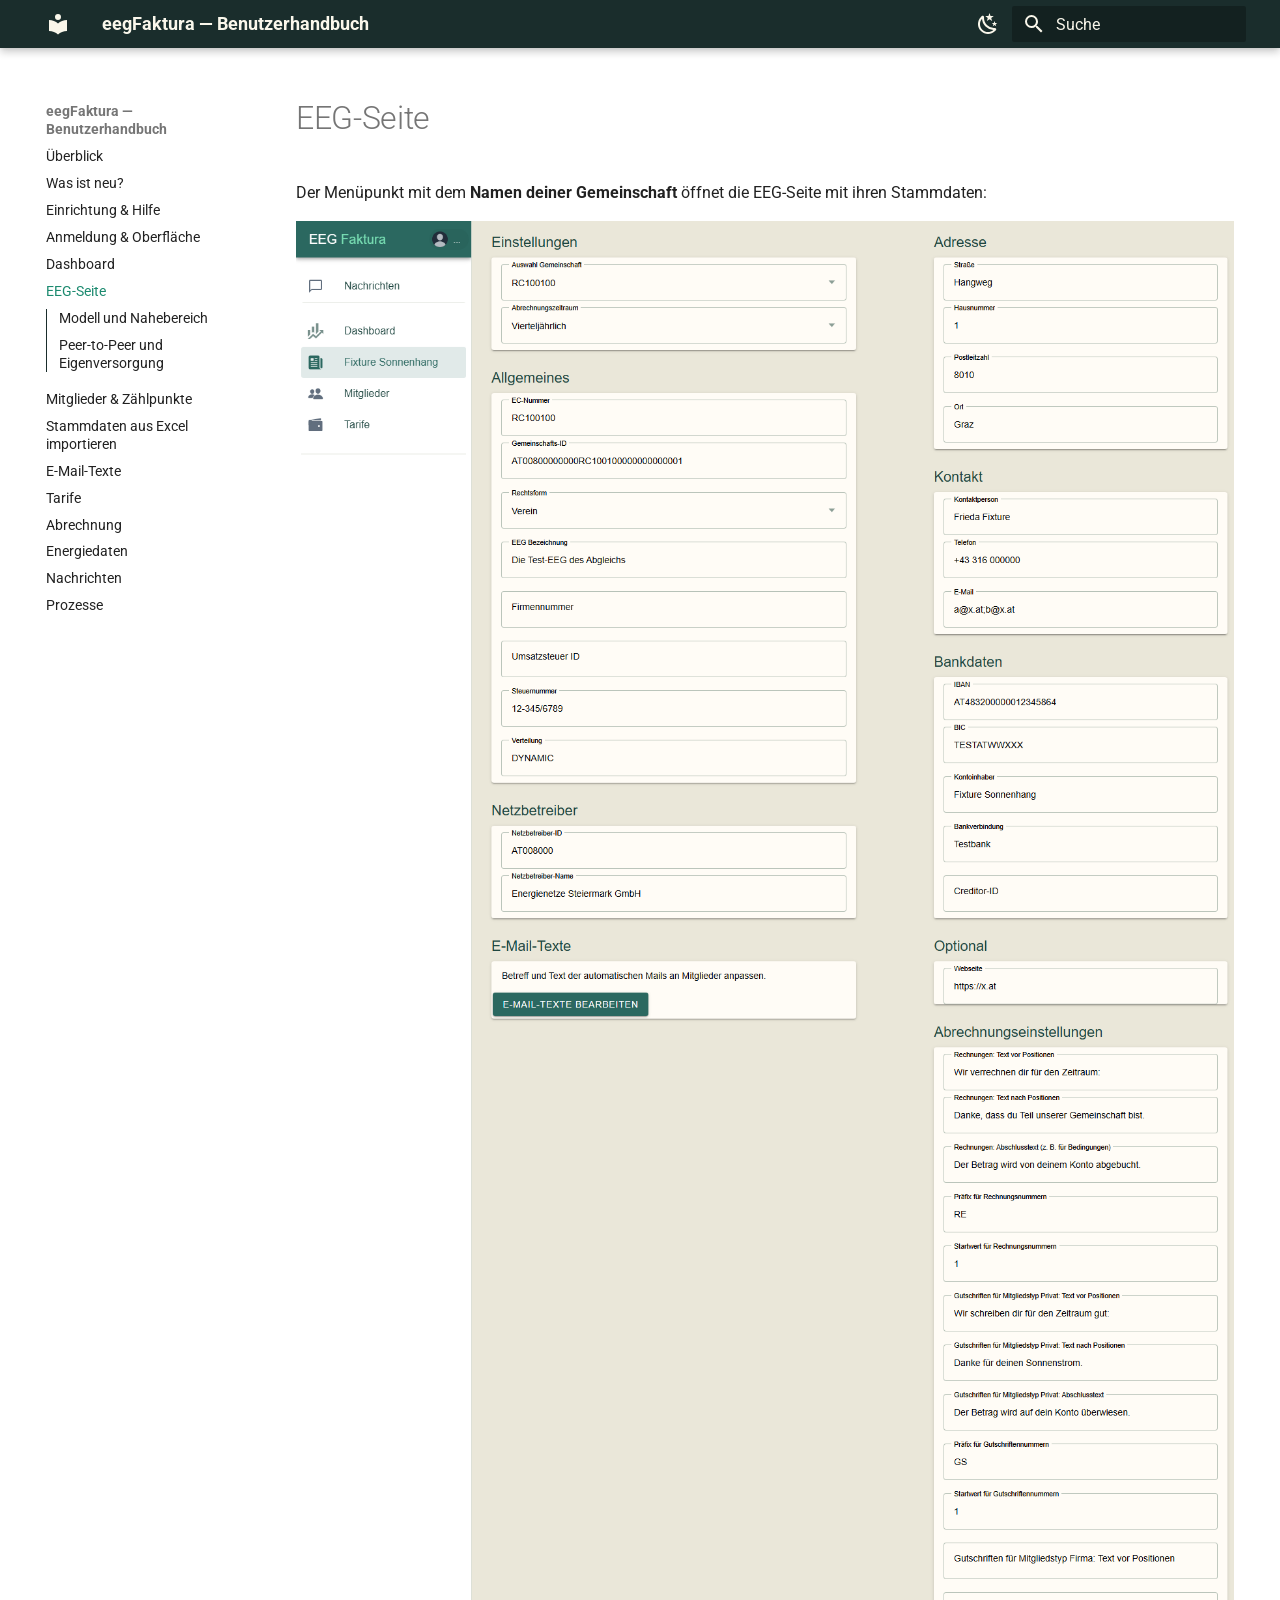
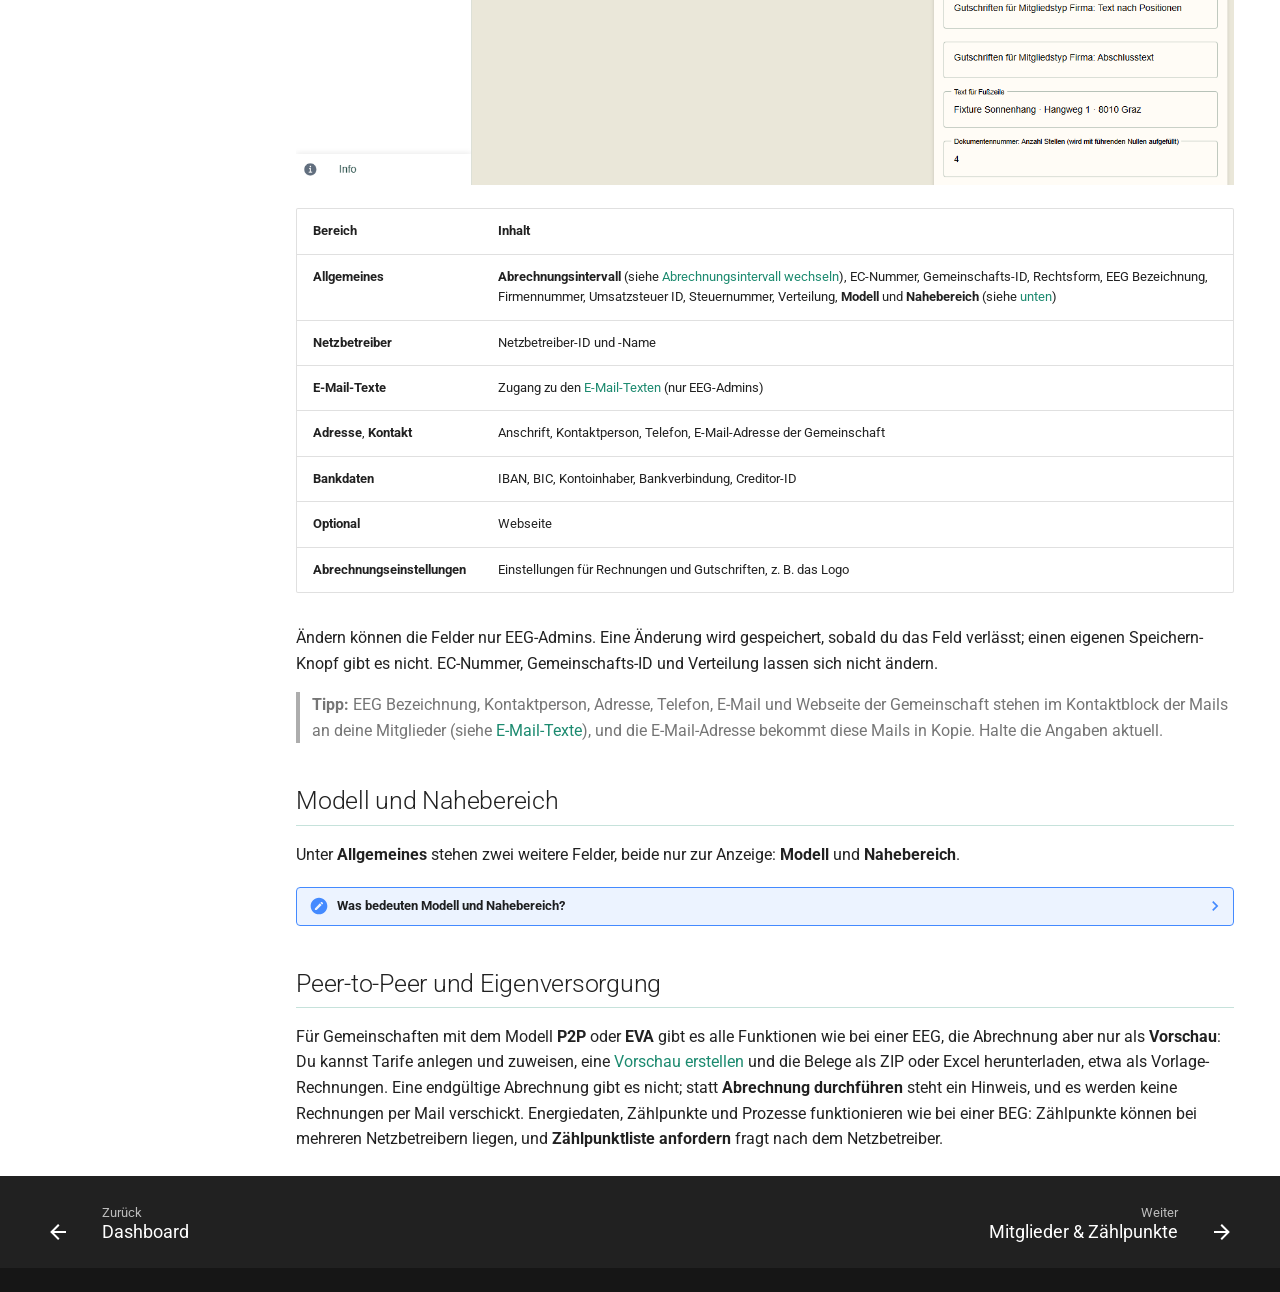
<file: eeg-seite/index.html>
<!doctype html>
<html lang="de" class="no-js">
  <head>
    
      <meta charset="utf-8">
      <meta name="viewport" content="width=device-width,initial-scale=1">
      
        <meta name="description" content="Bedienungsanleitung für EEG-Admins">
      
      
        <meta name="author" content="vfeeg">
      
      
        <link rel="canonical" href="https://eegfaktura.github.io/eegfaktura-user-guide/eeg-seite/">
      
      
        <link rel="prev" href="../dashboard/">
      
      
        <link rel="next" href="../02-mitglieder-zaehlpunkte/">
      
      
        
      
      
      <link rel="icon" href="../assets/images/favicon.png">
      <meta name="generator" content="mkdocs-1.6.1, mkdocs-material-9.7.7">
    
    
      
        <title>EEG-Seite - eegFaktura — Benutzerhandbuch</title>
      
    
    
      <link rel="stylesheet" href="../assets/stylesheets/main.ec1eaa64.min.css">
      
        
        <link rel="stylesheet" href="../assets/stylesheets/palette.ab4e12ef.min.css">
      
      


    
    
      
    
    
      
    
    
      <link rel="stylesheet" href="../assets/fonts/fonts.css">
    
      <link rel="stylesheet" href="../stylesheets/vfeeg.css">
    
    <script>__md_scope=new URL("..",location),__md_hash=e=>[...e].reduce(((e,_)=>(e<<5)-e+_.charCodeAt(0)),0),__md_get=(e,_=localStorage,t=__md_scope)=>JSON.parse(_.getItem(t.pathname+"."+e)),__md_set=(e,_,t=localStorage,a=__md_scope)=>{try{t.setItem(a.pathname+"."+e,JSON.stringify(_))}catch(e){}}</script>
    
      

    
    
  </head>
  
  
    
    
      
    
    
    
    
    <body dir="ltr" data-md-color-scheme="default" data-md-color-primary="custom" data-md-color-accent="custom">
  
    
    <input class="md-toggle" data-md-toggle="drawer" type="checkbox" id="__drawer" autocomplete="off">
    <input class="md-toggle" data-md-toggle="search" type="checkbox" id="__search" autocomplete="off">
    <label class="md-overlay" for="__drawer"></label>
    <div data-md-component="skip">
      
        
        <a href="#eeg-seite" class="md-skip">
          Zum Inhalt
        </a>
      
    </div>
    <div data-md-component="announce">
      
    </div>
    
    
      

  

<header class="md-header md-header--shadow" data-md-component="header">
  <nav class="md-header__inner md-grid" aria-label="Kopfzeile">
    <a href=".." title="eegFaktura — Benutzerhandbuch" class="md-header__button md-logo" aria-label="eegFaktura — Benutzerhandbuch" data-md-component="logo">
      
  
  <svg xmlns="http://www.w3.org/2000/svg" viewBox="0 0 24 24"><path d="M12 8a3 3 0 0 0 3-3 3 3 0 0 0-3-3 3 3 0 0 0-3 3 3 3 0 0 0 3 3m0 3.54C9.64 9.35 6.5 8 3 8v11c3.5 0 6.64 1.35 9 3.54 2.36-2.19 5.5-3.54 9-3.54V8c-3.5 0-6.64 1.35-9 3.54"/></svg>

    </a>
    <label class="md-header__button md-icon" for="__drawer">
      
      <svg xmlns="http://www.w3.org/2000/svg" viewBox="0 0 24 24"><path d="M3 6h18v2H3zm0 5h18v2H3zm0 5h18v2H3z"/></svg>
    </label>
    <div class="md-header__title" data-md-component="header-title">
      <div class="md-header__ellipsis">
        <div class="md-header__topic">
          <span class="md-ellipsis">
            eegFaktura — Benutzerhandbuch
          </span>
        </div>
        <div class="md-header__topic" data-md-component="header-topic">
          <span class="md-ellipsis">
            
              EEG-Seite
            
          </span>
        </div>
      </div>
    </div>
    
      
        <form class="md-header__option" data-md-component="palette">
  
    
    
    
    <input class="md-option" data-md-color-media="(prefers-color-scheme: light)" data-md-color-scheme="default" data-md-color-primary="custom" data-md-color-accent="custom"  aria-label="Dunkles Theme"  type="radio" name="__palette" id="__palette_0">
    
      <label class="md-header__button md-icon" title="Dunkles Theme" for="__palette_1" hidden>
        <svg xmlns="http://www.w3.org/2000/svg" viewBox="0 0 24 24"><path d="m17.75 4.09-2.53 1.94.91 3.06-2.63-1.81-2.63 1.81.91-3.06-2.53-1.94L12.44 4l1.06-3 1.06 3zm3.5 6.91-1.64 1.25.59 1.98-1.7-1.17-1.7 1.17.59-1.98L15.75 11l2.06-.05L18.5 9l.69 1.95zm-2.28 4.95c.83-.08 1.72 1.1 1.19 1.85-.32.45-.66.87-1.08 1.27C15.17 23 8.84 23 4.94 19.07c-3.91-3.9-3.91-10.24 0-14.14.4-.4.82-.76 1.27-1.08.75-.53 1.93.36 1.85 1.19-.27 2.86.69 5.83 2.89 8.02a9.96 9.96 0 0 0 8.02 2.89m-1.64 2.02a12.08 12.08 0 0 1-7.8-3.47c-2.17-2.19-3.33-5-3.49-7.82-2.81 3.14-2.7 7.96.31 10.98 3.02 3.01 7.84 3.12 10.98.31"/></svg>
      </label>
    
  
    
    
    
    <input class="md-option" data-md-color-media="(prefers-color-scheme: dark)" data-md-color-scheme="slate" data-md-color-primary="custom" data-md-color-accent="custom"  aria-label="Helles Theme"  type="radio" name="__palette" id="__palette_1">
    
      <label class="md-header__button md-icon" title="Helles Theme" for="__palette_0" hidden>
        <svg xmlns="http://www.w3.org/2000/svg" viewBox="0 0 24 24"><path d="M12 7a5 5 0 0 1 5 5 5 5 0 0 1-5 5 5 5 0 0 1-5-5 5 5 0 0 1 5-5m0 2a3 3 0 0 0-3 3 3 3 0 0 0 3 3 3 3 0 0 0 3-3 3 3 0 0 0-3-3m0-7 2.39 3.42C13.65 5.15 12.84 5 12 5s-1.65.15-2.39.42zM3.34 7l4.16-.35A7.2 7.2 0 0 0 5.94 8.5c-.44.74-.69 1.5-.83 2.29zm.02 10 1.76-3.77a7.131 7.131 0 0 0 2.38 4.14zM20.65 7l-1.77 3.79a7.02 7.02 0 0 0-2.38-4.15zm-.01 10-4.14.36c.59-.51 1.12-1.14 1.54-1.86.42-.73.69-1.5.83-2.29zM12 22l-2.41-3.44c.74.27 1.55.44 2.41.44.82 0 1.63-.17 2.37-.44z"/></svg>
      </label>
    
  
</form>
      
    
    
      <script>var palette=__md_get("__palette");if(palette&&palette.color){if("(prefers-color-scheme)"===palette.color.media){var media=matchMedia("(prefers-color-scheme: light)"),input=document.querySelector(media.matches?"[data-md-color-media='(prefers-color-scheme: light)']":"[data-md-color-media='(prefers-color-scheme: dark)']");palette.color.media=input.getAttribute("data-md-color-media"),palette.color.scheme=input.getAttribute("data-md-color-scheme"),palette.color.primary=input.getAttribute("data-md-color-primary"),palette.color.accent=input.getAttribute("data-md-color-accent")}for(var[key,value]of Object.entries(palette.color))document.body.setAttribute("data-md-color-"+key,value)}</script>
    
    
    
      
      
        <label class="md-header__button md-icon" for="__search">
          
          <svg xmlns="http://www.w3.org/2000/svg" viewBox="0 0 24 24"><path d="M9.5 3A6.5 6.5 0 0 1 16 9.5c0 1.61-.59 3.09-1.56 4.23l.27.27h.79l5 5-1.5 1.5-5-5v-.79l-.27-.27A6.52 6.52 0 0 1 9.5 16 6.5 6.5 0 0 1 3 9.5 6.5 6.5 0 0 1 9.5 3m0 2C7 5 5 7 5 9.5S7 14 9.5 14 14 12 14 9.5 12 5 9.5 5"/></svg>
        </label>
        <div class="md-search" data-md-component="search" role="dialog">
  <label class="md-search__overlay" for="__search"></label>
  <div class="md-search__inner" role="search">
    <form class="md-search__form" name="search">
      <input type="text" class="md-search__input" name="query" aria-label="Suche" placeholder="Suche" autocapitalize="off" autocorrect="off" autocomplete="off" spellcheck="false" data-md-component="search-query" required>
      <label class="md-search__icon md-icon" for="__search">
        
        <svg xmlns="http://www.w3.org/2000/svg" viewBox="0 0 24 24"><path d="M9.5 3A6.5 6.5 0 0 1 16 9.5c0 1.61-.59 3.09-1.56 4.23l.27.27h.79l5 5-1.5 1.5-5-5v-.79l-.27-.27A6.52 6.52 0 0 1 9.5 16 6.5 6.5 0 0 1 3 9.5 6.5 6.5 0 0 1 9.5 3m0 2C7 5 5 7 5 9.5S7 14 9.5 14 14 12 14 9.5 12 5 9.5 5"/></svg>
        
        <svg xmlns="http://www.w3.org/2000/svg" viewBox="0 0 24 24"><path d="M20 11v2H8l5.5 5.5-1.42 1.42L4.16 12l7.92-7.92L13.5 5.5 8 11z"/></svg>
      </label>
      <nav class="md-search__options" aria-label="Suche">
        
        <button type="reset" class="md-search__icon md-icon" title="Zurücksetzen" aria-label="Zurücksetzen" tabindex="-1">
          
          <svg xmlns="http://www.w3.org/2000/svg" viewBox="0 0 24 24"><path d="M19 6.41 17.59 5 12 10.59 6.41 5 5 6.41 10.59 12 5 17.59 6.41 19 12 13.41 17.59 19 19 17.59 13.41 12z"/></svg>
        </button>
      </nav>
      
        <div class="md-search__suggest" data-md-component="search-suggest"></div>
      
    </form>
    <div class="md-search__output">
      <div class="md-search__scrollwrap" tabindex="0" data-md-scrollfix>
        <div class="md-search-result" data-md-component="search-result">
          <div class="md-search-result__meta">
            Suche wird initialisiert
          </div>
          <ol class="md-search-result__list" role="presentation"></ol>
        </div>
      </div>
    </div>
  </div>
</div>
      
    
    
  </nav>
  
</header>
    
    <div class="md-container" data-md-component="container">
      
      
        
          
        
      
      <main class="md-main" data-md-component="main">
        <div class="md-main__inner md-grid">
          
            
              
              <div class="md-sidebar md-sidebar--primary" data-md-component="sidebar" data-md-type="navigation" >
                <div class="md-sidebar__scrollwrap">
                  <div class="md-sidebar__inner">
                    



  

<nav class="md-nav md-nav--primary md-nav--integrated" aria-label="Navigation" data-md-level="0">
  <label class="md-nav__title" for="__drawer">
    <a href=".." title="eegFaktura — Benutzerhandbuch" class="md-nav__button md-logo" aria-label="eegFaktura — Benutzerhandbuch" data-md-component="logo">
      
  
  <svg xmlns="http://www.w3.org/2000/svg" viewBox="0 0 24 24"><path d="M12 8a3 3 0 0 0 3-3 3 3 0 0 0-3-3 3 3 0 0 0-3 3 3 3 0 0 0 3 3m0 3.54C9.64 9.35 6.5 8 3 8v11c3.5 0 6.64 1.35 9 3.54 2.36-2.19 5.5-3.54 9-3.54V8c-3.5 0-6.64 1.35-9 3.54"/></svg>

    </a>
    eegFaktura — Benutzerhandbuch
  </label>
  
  <ul class="md-nav__list" data-md-scrollfix>
    
      
      
  
  
  
  
    <li class="md-nav__item">
      <a href=".." class="md-nav__link">
        
  
  
  <span class="md-ellipsis">
    
  
    Überblick
  

    
  </span>
  
  

      </a>
    </li>
  

    
      
      
  
  
  
  
    <li class="md-nav__item">
      <a href="../changelog/" class="md-nav__link">
        
  
  
  <span class="md-ellipsis">
    
  
    Was ist neu?
  

    
  </span>
  
  

      </a>
    </li>
  

    
      
      
  
  
  
  
    <li class="md-nav__item">
      <a href="../einrichtung-hilfe/" class="md-nav__link">
        
  
  
  <span class="md-ellipsis">
    
  
    Einrichtung & Hilfe
  

    
  </span>
  
  

      </a>
    </li>
  

    
      
      
  
  
  
  
    <li class="md-nav__item">
      <a href="../01-anmeldung/" class="md-nav__link">
        
  
  
  <span class="md-ellipsis">
    
  
    Anmeldung & Oberfläche
  

    
  </span>
  
  

      </a>
    </li>
  

    
      
      
  
  
  
  
    <li class="md-nav__item">
      <a href="../dashboard/" class="md-nav__link">
        
  
  
  <span class="md-ellipsis">
    
  
    Dashboard
  

    
  </span>
  
  

      </a>
    </li>
  

    
      
      
  
  
    
  
  
  
    <li class="md-nav__item md-nav__item--active">
      
      <input class="md-nav__toggle md-toggle" type="checkbox" id="__toc">
      
      
        
      
      
        <label class="md-nav__link md-nav__link--active" for="__toc">
          
  
  
  <span class="md-ellipsis">
    
  
    EEG-Seite
  

    
  </span>
  
  

          <span class="md-nav__icon md-icon"></span>
        </label>
      
      <a href="./" class="md-nav__link md-nav__link--active">
        
  
  
  <span class="md-ellipsis">
    
  
    EEG-Seite
  

    
  </span>
  
  

      </a>
      
        

<nav class="md-nav md-nav--secondary" aria-label="Inhaltsverzeichnis">
  
  
  
    
  
  
    <label class="md-nav__title" for="__toc">
      <span class="md-nav__icon md-icon"></span>
      Inhaltsverzeichnis
    </label>
    <ul class="md-nav__list" data-md-component="toc" data-md-scrollfix>
      
        <li class="md-nav__item">
  <a href="#modell-und-nahebereich" class="md-nav__link">
    <span class="md-ellipsis">
      
        Modell und Nahebereich
      
    </span>
  </a>
  
</li>
      
        <li class="md-nav__item">
  <a href="#peer-to-peer-und-eigenversorgung" class="md-nav__link">
    <span class="md-ellipsis">
      
        Peer-to-Peer und Eigenversorgung
      
    </span>
  </a>
  
</li>
      
    </ul>
  
</nav>
      
    </li>
  

    
      
      
  
  
  
  
    <li class="md-nav__item">
      <a href="../02-mitglieder-zaehlpunkte/" class="md-nav__link">
        
  
  
  <span class="md-ellipsis">
    
  
    Mitglieder & Zählpunkte
  

    
  </span>
  
  

      </a>
    </li>
  

    
      
      
  
  
  
  
    <li class="md-nav__item">
      <a href="../stammdaten-import/" class="md-nav__link">
        
  
  
  <span class="md-ellipsis">
    
  
    Stammdaten aus Excel importieren
  

    
  </span>
  
  

      </a>
    </li>
  

    
      
      
  
  
  
  
    <li class="md-nav__item">
      <a href="../03-email-texte/" class="md-nav__link">
        
  
  
  <span class="md-ellipsis">
    
  
    E-Mail-Texte
  

    
  </span>
  
  

      </a>
    </li>
  

    
      
      
  
  
  
  
    <li class="md-nav__item">
      <a href="../04-tarife/" class="md-nav__link">
        
  
  
  <span class="md-ellipsis">
    
  
    Tarife
  

    
  </span>
  
  

      </a>
    </li>
  

    
      
      
  
  
  
  
    <li class="md-nav__item">
      <a href="../05-abrechnung/" class="md-nav__link">
        
  
  
  <span class="md-ellipsis">
    
  
    Abrechnung
  

    
  </span>
  
  

      </a>
    </li>
  

    
      
      
  
  
  
  
    <li class="md-nav__item">
      <a href="../06-energiedaten/" class="md-nav__link">
        
  
  
  <span class="md-ellipsis">
    
  
    Energiedaten
  

    
  </span>
  
  

      </a>
    </li>
  

    
      
      
  
  
  
  
    <li class="md-nav__item">
      <a href="../07-nachrichten/" class="md-nav__link">
        
  
  
  <span class="md-ellipsis">
    
  
    Nachrichten
  

    
  </span>
  
  

      </a>
    </li>
  

    
      
      
  
  
  
  
    <li class="md-nav__item">
      <a href="../08-prozesse/" class="md-nav__link">
        
  
  
  <span class="md-ellipsis">
    
  
    Prozesse
  

    
  </span>
  
  

      </a>
    </li>
  

    
  </ul>
</nav>
                  </div>
                </div>
              </div>
            
            
          
          
            <div class="md-content" data-md-component="content">
              
              <article class="md-content__inner md-typeset">
                
                  



<h1 id="eeg-seite">EEG-Seite<a class="headerlink" href="#eeg-seite" title="Link zu diesem Abschnitt">&para;</a></h1>
<p>Der Menüpunkt mit dem <strong>Namen deiner Gemeinschaft</strong> öffnet die EEG-Seite mit ihren Stammdaten:</p>
<p><img alt="EEG-Seite" src="../images/eeg-seite.png" /></p>
<table>
<thead>
<tr>
<th>Bereich</th>
<th>Inhalt</th>
</tr>
</thead>
<tbody>
<tr>
<td><strong>Allgemeines</strong></td>
<td><strong>Abrechnungsintervall</strong> (siehe <a href="../05-abrechnung/#abrechnungszeitraum-wechseln">Abrechnungsintervall wechseln</a>), EC-Nummer, Gemeinschafts-ID, Rechtsform, EEG Bezeichnung, Firmennummer, Umsatzsteuer ID, Steuernummer, Verteilung, <strong>Modell</strong> und <strong>Nahebereich</strong> (siehe <a href="#modell-und-nahebereich">unten</a>)</td>
</tr>
<tr>
<td><strong>Netzbetreiber</strong></td>
<td>Netzbetreiber-ID und -Name</td>
</tr>
<tr>
<td><strong>E-Mail-Texte</strong></td>
<td>Zugang zu den <a href="../03-email-texte/">E-Mail-Texten</a> (nur EEG-Admins)</td>
</tr>
<tr>
<td><strong>Adresse</strong>, <strong>Kontakt</strong></td>
<td>Anschrift, Kontaktperson, Telefon, E-Mail-Adresse der Gemeinschaft</td>
</tr>
<tr>
<td><strong>Bankdaten</strong></td>
<td>IBAN, BIC, Kontoinhaber, Bankverbindung, Creditor-ID</td>
</tr>
<tr>
<td><strong>Optional</strong></td>
<td>Webseite</td>
</tr>
<tr>
<td><strong>Abrechnungseinstellungen</strong></td>
<td>Einstellungen für Rechnungen und Gutschriften, z. B. das Logo</td>
</tr>
</tbody>
</table>
<p>Ändern können die Felder nur EEG-Admins. Eine Änderung wird gespeichert, sobald du das Feld verlässt; einen
eigenen Speichern-Knopf gibt es nicht. EC-Nummer, Gemeinschafts-ID und Verteilung lassen sich nicht ändern.</p>
<blockquote>
<p><strong>Tipp:</strong> EEG Bezeichnung, Kontaktperson, Adresse, Telefon, E-Mail und Webseite der Gemeinschaft stehen im
Kontaktblock der Mails an deine Mitglieder (siehe <a href="../03-email-texte/">E-Mail-Texte</a>), und die E-Mail-Adresse
bekommt diese Mails in Kopie. Halte die Angaben aktuell.</p>
</blockquote>
<h2 id="modell-und-nahebereich">Modell und Nahebereich<a class="headerlink" href="#modell-und-nahebereich" title="Link zu diesem Abschnitt">&para;</a></h2>
<p>Unter <strong>Allgemeines</strong> stehen zwei weitere Felder, beide nur zur Anzeige: <strong>Modell</strong> und <strong>Nahebereich</strong>.</p>
<details class="note">
<summary>Was bedeuten Modell und Nahebereich?</summary>
<ul>
<li><strong>Modell</strong>: die Art der Gemeinschaft, mit Kurz- und Langform: EEG lokal (Erneuerbare-Energie-Gemeinschaft,
  lokal), EEG regional (Erneuerbare-Energie-Gemeinschaft, regional), GEA (Gemeinschaftliche Erzeugungsanlage), BEG
  (Bürgerenergiegemeinschaft), P2P (Peer-to-Peer) oder EVA (Eigenversorgungsanlage).</li>
<li><strong>Nahebereich</strong>: die Netzebene, die alle Zählpunkte der Gemeinschaft verbindet, mit der amtlichen Bezeichnung
  laut ElWG. Der Wert ist aus dem Modell vorbelegt und wird mit jeder Zählpunktliste des Netzbetreibers
  aktualisiert; bei P2P und EVA steht er bis zur ersten Zählpunktliste auf „unbekannt“.</li>
</ul>
<table>
<thead>
<tr>
<th>Nahebereich</th>
<th>Bezeichnung</th>
</tr>
</thead>
<tbody>
<tr>
<td>1</td>
<td>Haupt-/Steigleitung</td>
</tr>
<tr>
<td>2</td>
<td>Standortbereich – gemeinsame Sammelschiene</td>
</tr>
<tr>
<td>3</td>
<td>Lokalbereich – gleiche Trafostation</td>
</tr>
<tr>
<td>4</td>
<td>Regionalbereich – gleiches Umspannwerk eines Netzbetreibers</td>
</tr>
<tr>
<td>5</td>
<td>Regionalbereich – gleiches Umspannwerk verschiedener Netzbetreiber</td>
</tr>
<tr>
<td>6</td>
<td>Gebotszone – mehrere Umspannwerke eines Netzbetreibers</td>
</tr>
<tr>
<td>7</td>
<td>Gebotszone – mehrere Umspannwerke verschiedener Netzbetreiber</td>
</tr>
</tbody>
</table>
</details>
<h2 id="peer-to-peer-und-eigenversorgung">Peer-to-Peer und Eigenversorgung<a class="headerlink" href="#peer-to-peer-und-eigenversorgung" title="Link zu diesem Abschnitt">&para;</a></h2>
<p>Für Gemeinschaften mit dem Modell <strong>P2P</strong> oder <strong>EVA</strong> gibt es alle Funktionen wie bei einer EEG, die Abrechnung aber
nur als <strong>Vorschau</strong>: Du kannst Tarife anlegen und zuweisen, eine <a href="../05-abrechnung/#vorschau-erstellen">Vorschau erstellen</a>
und die Belege als ZIP oder Excel herunterladen, etwa als Vorlage-Rechnungen. Eine endgültige Abrechnung gibt es nicht;
statt <strong>Abrechnung durchführen</strong> steht ein Hinweis, und es werden keine Rechnungen per Mail verschickt. Energiedaten,
Zählpunkte und Prozesse funktionieren wie bei einer BEG: Zählpunkte können bei mehreren Netzbetreibern liegen, und
<strong>Zählpunktliste anfordern</strong> fragt nach dem Netzbetreiber.</p>












                
              </article>
            </div>
          
          
  <script>var tabs=__md_get("__tabs");if(Array.isArray(tabs))e:for(var set of document.querySelectorAll(".tabbed-set")){var labels=set.querySelector(".tabbed-labels");for(var tab of tabs)for(var label of labels.getElementsByTagName("label"))if(label.innerText.trim()===tab){var input=document.getElementById(label.htmlFor);input.checked=!0;continue e}}</script>

<script>var target=document.getElementById(location.hash.slice(1));target&&target.name&&(target.checked=target.name.startsWith("__tabbed_"))</script>
        </div>
        
          <button type="button" class="md-top md-icon" data-md-component="top" hidden>
  
  <svg xmlns="http://www.w3.org/2000/svg" viewBox="0 0 24 24"><path d="M13 20h-2V8l-5.5 5.5-1.42-1.42L12 4.16l7.92 7.92-1.42 1.42L13 8z"/></svg>
  Zurück zum Seitenanfang
</button>
        
      </main>
      
        <footer class="md-footer">
  
    
      
      <nav class="md-footer__inner md-grid" aria-label="Fußzeile" >
        
          
          <a href="../dashboard/" class="md-footer__link md-footer__link--prev" aria-label="Zurück: Dashboard">
            <div class="md-footer__button md-icon">
              
              <svg xmlns="http://www.w3.org/2000/svg" viewBox="0 0 24 24"><path d="M20 11v2H8l5.5 5.5-1.42 1.42L4.16 12l7.92-7.92L13.5 5.5 8 11z"/></svg>
            </div>
            <div class="md-footer__title">
              <span class="md-footer__direction">
                Zurück
              </span>
              <div class="md-ellipsis">
                Dashboard
              </div>
            </div>
          </a>
        
        
          
          <a href="../02-mitglieder-zaehlpunkte/" class="md-footer__link md-footer__link--next" aria-label="Weiter: Mitglieder &amp; Zählpunkte">
            <div class="md-footer__title">
              <span class="md-footer__direction">
                Weiter
              </span>
              <div class="md-ellipsis">
                Mitglieder & Zählpunkte
              </div>
            </div>
            <div class="md-footer__button md-icon">
              
              <svg xmlns="http://www.w3.org/2000/svg" viewBox="0 0 24 24"><path d="M4 11v2h12l-5.5 5.5 1.42 1.42L19.84 12l-7.92-7.92L10.5 5.5 16 11z"/></svg>
            </div>
          </a>
        
      </nav>
    
  
  <div class="md-footer-meta md-typeset">
    <div class="md-footer-meta__inner md-grid">
      <div class="md-copyright">
  
  
</div>
      
    </div>
  </div>
</footer>
      
    </div>
    <div class="md-dialog" data-md-component="dialog">
      <div class="md-dialog__inner md-typeset"></div>
    </div>
    
    
    
      
      
      <script id="__config" type="application/json">{"annotate": null, "base": "..", "features": ["navigation.sections", "navigation.expand", "navigation.indexes", "navigation.top", "navigation.footer", "toc.integrate", "search.suggest", "search.highlight", "content.code.copy", "content.tabs.link"], "search": "../assets/javascripts/workers/search.2c215733.min.js", "tags": null, "translations": {"clipboard.copied": "In Zwischenablage kopiert", "clipboard.copy": "In Zwischenablage kopieren", "search.result.more.one": "1 weiteres Suchergebnis auf dieser Seite", "search.result.more.other": "# weitere Suchergebnisse auf dieser Seite", "search.result.none": "Keine Suchergebnisse", "search.result.one": "1 Suchergebnis", "search.result.other": "# Suchergebnisse", "search.result.placeholder": "Suchbegriff eingeben", "search.result.term.missing": "Es fehlt", "select.version": "Version ausw\u00e4hlen"}, "version": null}</script>
    
    
      <script src="../assets/javascripts/bundle.d7400e89.min.js"></script>
      
    
  </body>
</html>
</file>
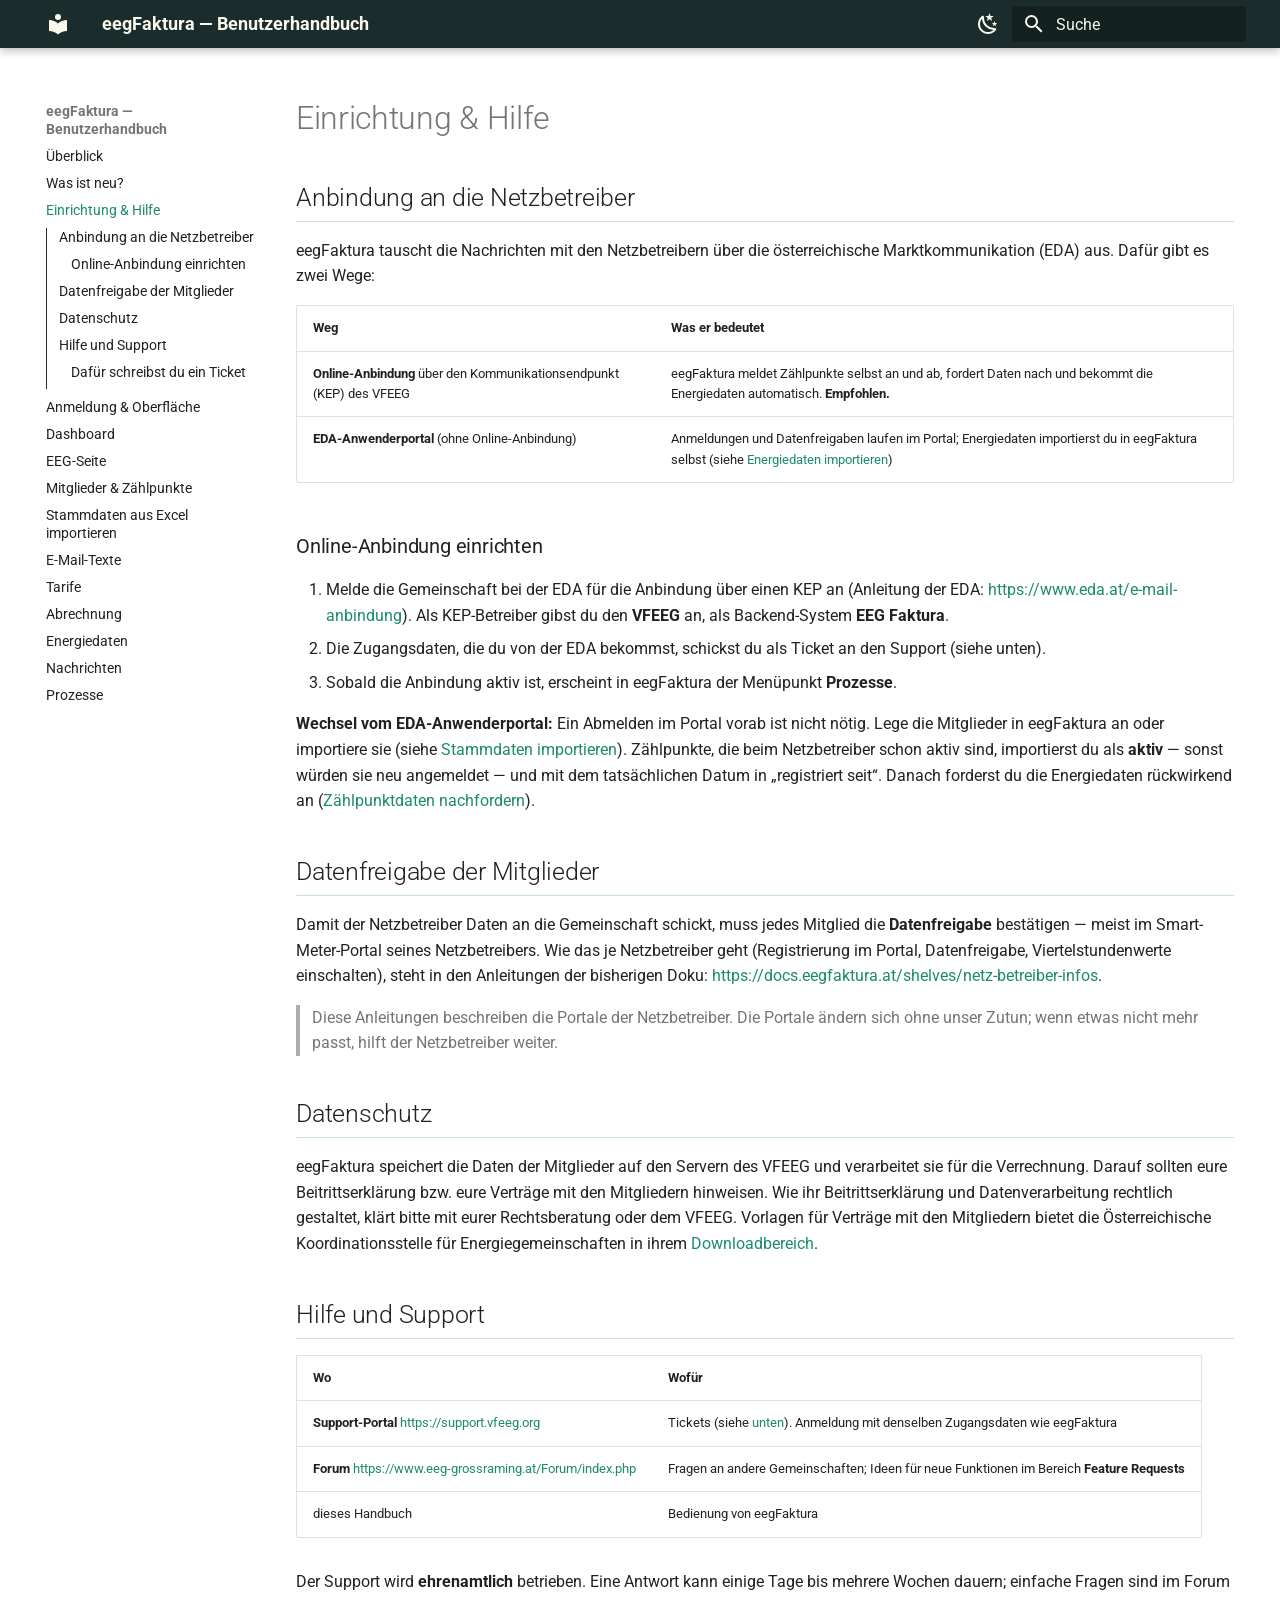
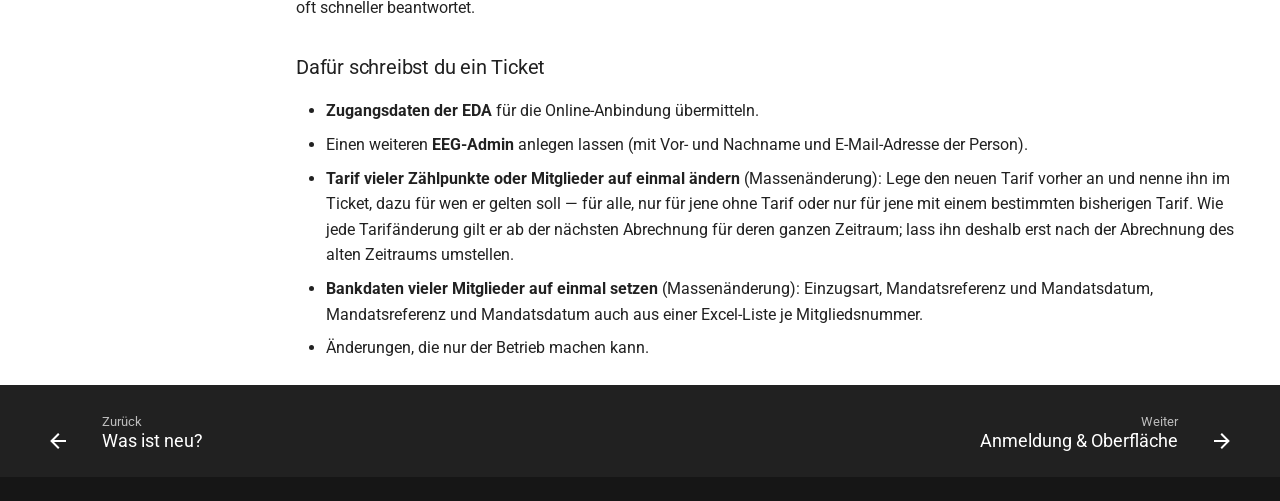
<file: einrichtung-hilfe/index.html>
<!doctype html>
<html lang="de" class="no-js">
  <head>
    
      <meta charset="utf-8">
      <meta name="viewport" content="width=device-width,initial-scale=1">
      
        <meta name="description" content="Bedienungsanleitung für EEG-Admins">
      
      
        <meta name="author" content="vfeeg">
      
      
        <link rel="canonical" href="https://eegfaktura.github.io/eegfaktura-user-guide/einrichtung-hilfe/">
      
      
        <link rel="prev" href="../changelog/">
      
      
        <link rel="next" href="../01-anmeldung/">
      
      
        
      
      
      <link rel="icon" href="../assets/images/favicon.png">
      <meta name="generator" content="mkdocs-1.6.1, mkdocs-material-9.7.7">
    
    
      
        <title>Einrichtung & Hilfe - eegFaktura — Benutzerhandbuch</title>
      
    
    
      <link rel="stylesheet" href="../assets/stylesheets/main.ec1eaa64.min.css">
      
        
        <link rel="stylesheet" href="../assets/stylesheets/palette.ab4e12ef.min.css">
      
      


    
    
      
    
    
      
    
    
      <link rel="stylesheet" href="../assets/fonts/fonts.css">
    
      <link rel="stylesheet" href="../stylesheets/vfeeg.css">
    
    <script>__md_scope=new URL("..",location),__md_hash=e=>[...e].reduce(((e,_)=>(e<<5)-e+_.charCodeAt(0)),0),__md_get=(e,_=localStorage,t=__md_scope)=>JSON.parse(_.getItem(t.pathname+"."+e)),__md_set=(e,_,t=localStorage,a=__md_scope)=>{try{t.setItem(a.pathname+"."+e,JSON.stringify(_))}catch(e){}}</script>
    
      

    
    
  </head>
  
  
    
    
      
    
    
    
    
    <body dir="ltr" data-md-color-scheme="default" data-md-color-primary="custom" data-md-color-accent="custom">
  
    
    <input class="md-toggle" data-md-toggle="drawer" type="checkbox" id="__drawer" autocomplete="off">
    <input class="md-toggle" data-md-toggle="search" type="checkbox" id="__search" autocomplete="off">
    <label class="md-overlay" for="__drawer"></label>
    <div data-md-component="skip">
      
        
        <a href="#einrichtung-hilfe" class="md-skip">
          Zum Inhalt
        </a>
      
    </div>
    <div data-md-component="announce">
      
    </div>
    
    
      

  

<header class="md-header md-header--shadow" data-md-component="header">
  <nav class="md-header__inner md-grid" aria-label="Kopfzeile">
    <a href=".." title="eegFaktura — Benutzerhandbuch" class="md-header__button md-logo" aria-label="eegFaktura — Benutzerhandbuch" data-md-component="logo">
      
  
  <svg xmlns="http://www.w3.org/2000/svg" viewBox="0 0 24 24"><path d="M12 8a3 3 0 0 0 3-3 3 3 0 0 0-3-3 3 3 0 0 0-3 3 3 3 0 0 0 3 3m0 3.54C9.64 9.35 6.5 8 3 8v11c3.5 0 6.64 1.35 9 3.54 2.36-2.19 5.5-3.54 9-3.54V8c-3.5 0-6.64 1.35-9 3.54"/></svg>

    </a>
    <label class="md-header__button md-icon" for="__drawer">
      
      <svg xmlns="http://www.w3.org/2000/svg" viewBox="0 0 24 24"><path d="M3 6h18v2H3zm0 5h18v2H3zm0 5h18v2H3z"/></svg>
    </label>
    <div class="md-header__title" data-md-component="header-title">
      <div class="md-header__ellipsis">
        <div class="md-header__topic">
          <span class="md-ellipsis">
            eegFaktura — Benutzerhandbuch
          </span>
        </div>
        <div class="md-header__topic" data-md-component="header-topic">
          <span class="md-ellipsis">
            
              Einrichtung & Hilfe
            
          </span>
        </div>
      </div>
    </div>
    
      
        <form class="md-header__option" data-md-component="palette">
  
    
    
    
    <input class="md-option" data-md-color-media="(prefers-color-scheme: light)" data-md-color-scheme="default" data-md-color-primary="custom" data-md-color-accent="custom"  aria-label="Dunkles Theme"  type="radio" name="__palette" id="__palette_0">
    
      <label class="md-header__button md-icon" title="Dunkles Theme" for="__palette_1" hidden>
        <svg xmlns="http://www.w3.org/2000/svg" viewBox="0 0 24 24"><path d="m17.75 4.09-2.53 1.94.91 3.06-2.63-1.81-2.63 1.81.91-3.06-2.53-1.94L12.44 4l1.06-3 1.06 3zm3.5 6.91-1.64 1.25.59 1.98-1.7-1.17-1.7 1.17.59-1.98L15.75 11l2.06-.05L18.5 9l.69 1.95zm-2.28 4.95c.83-.08 1.72 1.1 1.19 1.85-.32.45-.66.87-1.08 1.27C15.17 23 8.84 23 4.94 19.07c-3.91-3.9-3.91-10.24 0-14.14.4-.4.82-.76 1.27-1.08.75-.53 1.93.36 1.85 1.19-.27 2.86.69 5.83 2.89 8.02a9.96 9.96 0 0 0 8.02 2.89m-1.64 2.02a12.08 12.08 0 0 1-7.8-3.47c-2.17-2.19-3.33-5-3.49-7.82-2.81 3.14-2.7 7.96.31 10.98 3.02 3.01 7.84 3.12 10.98.31"/></svg>
      </label>
    
  
    
    
    
    <input class="md-option" data-md-color-media="(prefers-color-scheme: dark)" data-md-color-scheme="slate" data-md-color-primary="custom" data-md-color-accent="custom"  aria-label="Helles Theme"  type="radio" name="__palette" id="__palette_1">
    
      <label class="md-header__button md-icon" title="Helles Theme" for="__palette_0" hidden>
        <svg xmlns="http://www.w3.org/2000/svg" viewBox="0 0 24 24"><path d="M12 7a5 5 0 0 1 5 5 5 5 0 0 1-5 5 5 5 0 0 1-5-5 5 5 0 0 1 5-5m0 2a3 3 0 0 0-3 3 3 3 0 0 0 3 3 3 3 0 0 0 3-3 3 3 0 0 0-3-3m0-7 2.39 3.42C13.65 5.15 12.84 5 12 5s-1.65.15-2.39.42zM3.34 7l4.16-.35A7.2 7.2 0 0 0 5.94 8.5c-.44.74-.69 1.5-.83 2.29zm.02 10 1.76-3.77a7.131 7.131 0 0 0 2.38 4.14zM20.65 7l-1.77 3.79a7.02 7.02 0 0 0-2.38-4.15zm-.01 10-4.14.36c.59-.51 1.12-1.14 1.54-1.86.42-.73.69-1.5.83-2.29zM12 22l-2.41-3.44c.74.27 1.55.44 2.41.44.82 0 1.63-.17 2.37-.44z"/></svg>
      </label>
    
  
</form>
      
    
    
      <script>var palette=__md_get("__palette");if(palette&&palette.color){if("(prefers-color-scheme)"===palette.color.media){var media=matchMedia("(prefers-color-scheme: light)"),input=document.querySelector(media.matches?"[data-md-color-media='(prefers-color-scheme: light)']":"[data-md-color-media='(prefers-color-scheme: dark)']");palette.color.media=input.getAttribute("data-md-color-media"),palette.color.scheme=input.getAttribute("data-md-color-scheme"),palette.color.primary=input.getAttribute("data-md-color-primary"),palette.color.accent=input.getAttribute("data-md-color-accent")}for(var[key,value]of Object.entries(palette.color))document.body.setAttribute("data-md-color-"+key,value)}</script>
    
    
    
      
      
        <label class="md-header__button md-icon" for="__search">
          
          <svg xmlns="http://www.w3.org/2000/svg" viewBox="0 0 24 24"><path d="M9.5 3A6.5 6.5 0 0 1 16 9.5c0 1.61-.59 3.09-1.56 4.23l.27.27h.79l5 5-1.5 1.5-5-5v-.79l-.27-.27A6.52 6.52 0 0 1 9.5 16 6.5 6.5 0 0 1 3 9.5 6.5 6.5 0 0 1 9.5 3m0 2C7 5 5 7 5 9.5S7 14 9.5 14 14 12 14 9.5 12 5 9.5 5"/></svg>
        </label>
        <div class="md-search" data-md-component="search" role="dialog">
  <label class="md-search__overlay" for="__search"></label>
  <div class="md-search__inner" role="search">
    <form class="md-search__form" name="search">
      <input type="text" class="md-search__input" name="query" aria-label="Suche" placeholder="Suche" autocapitalize="off" autocorrect="off" autocomplete="off" spellcheck="false" data-md-component="search-query" required>
      <label class="md-search__icon md-icon" for="__search">
        
        <svg xmlns="http://www.w3.org/2000/svg" viewBox="0 0 24 24"><path d="M9.5 3A6.5 6.5 0 0 1 16 9.5c0 1.61-.59 3.09-1.56 4.23l.27.27h.79l5 5-1.5 1.5-5-5v-.79l-.27-.27A6.52 6.52 0 0 1 9.5 16 6.5 6.5 0 0 1 3 9.5 6.5 6.5 0 0 1 9.5 3m0 2C7 5 5 7 5 9.5S7 14 9.5 14 14 12 14 9.5 12 5 9.5 5"/></svg>
        
        <svg xmlns="http://www.w3.org/2000/svg" viewBox="0 0 24 24"><path d="M20 11v2H8l5.5 5.5-1.42 1.42L4.16 12l7.92-7.92L13.5 5.5 8 11z"/></svg>
      </label>
      <nav class="md-search__options" aria-label="Suche">
        
        <button type="reset" class="md-search__icon md-icon" title="Zurücksetzen" aria-label="Zurücksetzen" tabindex="-1">
          
          <svg xmlns="http://www.w3.org/2000/svg" viewBox="0 0 24 24"><path d="M19 6.41 17.59 5 12 10.59 6.41 5 5 6.41 10.59 12 5 17.59 6.41 19 12 13.41 17.59 19 19 17.59 13.41 12z"/></svg>
        </button>
      </nav>
      
        <div class="md-search__suggest" data-md-component="search-suggest"></div>
      
    </form>
    <div class="md-search__output">
      <div class="md-search__scrollwrap" tabindex="0" data-md-scrollfix>
        <div class="md-search-result" data-md-component="search-result">
          <div class="md-search-result__meta">
            Suche wird initialisiert
          </div>
          <ol class="md-search-result__list" role="presentation"></ol>
        </div>
      </div>
    </div>
  </div>
</div>
      
    
    
  </nav>
  
</header>
    
    <div class="md-container" data-md-component="container">
      
      
        
          
        
      
      <main class="md-main" data-md-component="main">
        <div class="md-main__inner md-grid">
          
            
              
              <div class="md-sidebar md-sidebar--primary" data-md-component="sidebar" data-md-type="navigation" >
                <div class="md-sidebar__scrollwrap">
                  <div class="md-sidebar__inner">
                    



  

<nav class="md-nav md-nav--primary md-nav--integrated" aria-label="Navigation" data-md-level="0">
  <label class="md-nav__title" for="__drawer">
    <a href=".." title="eegFaktura — Benutzerhandbuch" class="md-nav__button md-logo" aria-label="eegFaktura — Benutzerhandbuch" data-md-component="logo">
      
  
  <svg xmlns="http://www.w3.org/2000/svg" viewBox="0 0 24 24"><path d="M12 8a3 3 0 0 0 3-3 3 3 0 0 0-3-3 3 3 0 0 0-3 3 3 3 0 0 0 3 3m0 3.54C9.64 9.35 6.5 8 3 8v11c3.5 0 6.64 1.35 9 3.54 2.36-2.19 5.5-3.54 9-3.54V8c-3.5 0-6.64 1.35-9 3.54"/></svg>

    </a>
    eegFaktura — Benutzerhandbuch
  </label>
  
  <ul class="md-nav__list" data-md-scrollfix>
    
      
      
  
  
  
  
    <li class="md-nav__item">
      <a href=".." class="md-nav__link">
        
  
  
  <span class="md-ellipsis">
    
  
    Überblick
  

    
  </span>
  
  

      </a>
    </li>
  

    
      
      
  
  
  
  
    <li class="md-nav__item">
      <a href="../changelog/" class="md-nav__link">
        
  
  
  <span class="md-ellipsis">
    
  
    Was ist neu?
  

    
  </span>
  
  

      </a>
    </li>
  

    
      
      
  
  
    
  
  
  
    <li class="md-nav__item md-nav__item--active">
      
      <input class="md-nav__toggle md-toggle" type="checkbox" id="__toc">
      
      
        
      
      
        <label class="md-nav__link md-nav__link--active" for="__toc">
          
  
  
  <span class="md-ellipsis">
    
  
    Einrichtung & Hilfe
  

    
  </span>
  
  

          <span class="md-nav__icon md-icon"></span>
        </label>
      
      <a href="./" class="md-nav__link md-nav__link--active">
        
  
  
  <span class="md-ellipsis">
    
  
    Einrichtung & Hilfe
  

    
  </span>
  
  

      </a>
      
        

<nav class="md-nav md-nav--secondary" aria-label="Inhaltsverzeichnis">
  
  
  
    
  
  
    <label class="md-nav__title" for="__toc">
      <span class="md-nav__icon md-icon"></span>
      Inhaltsverzeichnis
    </label>
    <ul class="md-nav__list" data-md-component="toc" data-md-scrollfix>
      
        <li class="md-nav__item">
  <a href="#anbindung-an-die-netzbetreiber" class="md-nav__link">
    <span class="md-ellipsis">
      
        Anbindung an die Netzbetreiber
      
    </span>
  </a>
  
    <nav class="md-nav" aria-label="Anbindung an die Netzbetreiber">
      <ul class="md-nav__list">
        
          <li class="md-nav__item">
  <a href="#online-anbindung-einrichten" class="md-nav__link">
    <span class="md-ellipsis">
      
        Online-Anbindung einrichten
      
    </span>
  </a>
  
</li>
        
      </ul>
    </nav>
  
</li>
      
        <li class="md-nav__item">
  <a href="#datenfreigabe-der-mitglieder" class="md-nav__link">
    <span class="md-ellipsis">
      
        Datenfreigabe der Mitglieder
      
    </span>
  </a>
  
</li>
      
        <li class="md-nav__item">
  <a href="#datenschutz" class="md-nav__link">
    <span class="md-ellipsis">
      
        Datenschutz
      
    </span>
  </a>
  
</li>
      
        <li class="md-nav__item">
  <a href="#hilfe-und-support" class="md-nav__link">
    <span class="md-ellipsis">
      
        Hilfe und Support
      
    </span>
  </a>
  
    <nav class="md-nav" aria-label="Hilfe und Support">
      <ul class="md-nav__list">
        
          <li class="md-nav__item">
  <a href="#dafur-schreibst-du-ein-ticket" class="md-nav__link">
    <span class="md-ellipsis">
      
        Dafür schreibst du ein Ticket
      
    </span>
  </a>
  
</li>
        
      </ul>
    </nav>
  
</li>
      
    </ul>
  
</nav>
      
    </li>
  

    
      
      
  
  
  
  
    <li class="md-nav__item">
      <a href="../01-anmeldung/" class="md-nav__link">
        
  
  
  <span class="md-ellipsis">
    
  
    Anmeldung & Oberfläche
  

    
  </span>
  
  

      </a>
    </li>
  

    
      
      
  
  
  
  
    <li class="md-nav__item">
      <a href="../dashboard/" class="md-nav__link">
        
  
  
  <span class="md-ellipsis">
    
  
    Dashboard
  

    
  </span>
  
  

      </a>
    </li>
  

    
      
      
  
  
  
  
    <li class="md-nav__item">
      <a href="../eeg-seite/" class="md-nav__link">
        
  
  
  <span class="md-ellipsis">
    
  
    EEG-Seite
  

    
  </span>
  
  

      </a>
    </li>
  

    
      
      
  
  
  
  
    <li class="md-nav__item">
      <a href="../02-mitglieder-zaehlpunkte/" class="md-nav__link">
        
  
  
  <span class="md-ellipsis">
    
  
    Mitglieder & Zählpunkte
  

    
  </span>
  
  

      </a>
    </li>
  

    
      
      
  
  
  
  
    <li class="md-nav__item">
      <a href="../stammdaten-import/" class="md-nav__link">
        
  
  
  <span class="md-ellipsis">
    
  
    Stammdaten aus Excel importieren
  

    
  </span>
  
  

      </a>
    </li>
  

    
      
      
  
  
  
  
    <li class="md-nav__item">
      <a href="../03-email-texte/" class="md-nav__link">
        
  
  
  <span class="md-ellipsis">
    
  
    E-Mail-Texte
  

    
  </span>
  
  

      </a>
    </li>
  

    
      
      
  
  
  
  
    <li class="md-nav__item">
      <a href="../04-tarife/" class="md-nav__link">
        
  
  
  <span class="md-ellipsis">
    
  
    Tarife
  

    
  </span>
  
  

      </a>
    </li>
  

    
      
      
  
  
  
  
    <li class="md-nav__item">
      <a href="../05-abrechnung/" class="md-nav__link">
        
  
  
  <span class="md-ellipsis">
    
  
    Abrechnung
  

    
  </span>
  
  

      </a>
    </li>
  

    
      
      
  
  
  
  
    <li class="md-nav__item">
      <a href="../06-energiedaten/" class="md-nav__link">
        
  
  
  <span class="md-ellipsis">
    
  
    Energiedaten
  

    
  </span>
  
  

      </a>
    </li>
  

    
      
      
  
  
  
  
    <li class="md-nav__item">
      <a href="../07-nachrichten/" class="md-nav__link">
        
  
  
  <span class="md-ellipsis">
    
  
    Nachrichten
  

    
  </span>
  
  

      </a>
    </li>
  

    
      
      
  
  
  
  
    <li class="md-nav__item">
      <a href="../08-prozesse/" class="md-nav__link">
        
  
  
  <span class="md-ellipsis">
    
  
    Prozesse
  

    
  </span>
  
  

      </a>
    </li>
  

    
  </ul>
</nav>
                  </div>
                </div>
              </div>
            
            
          
          
            <div class="md-content" data-md-component="content">
              
              <article class="md-content__inner md-typeset">
                
                  



<h1 id="einrichtung-hilfe">Einrichtung &amp; Hilfe<a class="headerlink" href="#einrichtung-hilfe" title="Link zu diesem Abschnitt">&para;</a></h1>
<h2 id="anbindung-an-die-netzbetreiber">Anbindung an die Netzbetreiber<a class="headerlink" href="#anbindung-an-die-netzbetreiber" title="Link zu diesem Abschnitt">&para;</a></h2>
<p>eegFaktura tauscht die Nachrichten mit den Netzbetreibern über die österreichische Marktkommunikation (EDA) aus. Dafür
gibt es zwei Wege:</p>
<table>
<thead>
<tr>
<th>Weg</th>
<th>Was er bedeutet</th>
</tr>
</thead>
<tbody>
<tr>
<td><strong>Online-Anbindung</strong> über den Kommunikationsendpunkt (KEP) des VFEEG</td>
<td>eegFaktura meldet Zählpunkte selbst an und ab, fordert Daten nach und bekommt die Energiedaten automatisch. <strong>Empfohlen.</strong></td>
</tr>
<tr>
<td><strong>EDA-Anwenderportal</strong> (ohne Online-Anbindung)</td>
<td>Anmeldungen und Datenfreigaben laufen im Portal; Energiedaten importierst du in eegFaktura selbst (siehe <a href="../06-energiedaten/#energiedaten-importieren">Energiedaten importieren</a>)</td>
</tr>
</tbody>
</table>
<h3 id="online-anbindung-einrichten">Online-Anbindung einrichten<a class="headerlink" href="#online-anbindung-einrichten" title="Link zu diesem Abschnitt">&para;</a></h3>
<ol>
<li>Melde die Gemeinschaft bei der EDA für die Anbindung über einen KEP an (Anleitung der EDA:
   <a href="https://www.eda.at/e-mail-anbindung">https://www.eda.at/e-mail-anbindung</a>). Als KEP-Betreiber gibst du den <strong>VFEEG</strong> an, als Backend-System
   <strong>EEG Faktura</strong>.</li>
<li>Die Zugangsdaten, die du von der EDA bekommst, schickst du als Ticket an den Support (siehe unten).</li>
<li>Sobald die Anbindung aktiv ist, erscheint in eegFaktura der Menüpunkt <strong>Prozesse</strong>.</li>
</ol>
<p><strong>Wechsel vom EDA-Anwenderportal:</strong> Ein Abmelden im Portal vorab ist nicht nötig. Lege die Mitglieder in eegFaktura an
oder importiere sie (siehe <a href="../stammdaten-import/">Stammdaten importieren</a>).
Zählpunkte, die beim Netzbetreiber schon aktiv sind, importierst du als <strong>aktiv</strong> — sonst würden sie neu angemeldet —
und mit dem tatsächlichen Datum in „registriert seit“. Danach forderst du die Energiedaten rückwirkend an
(<a href="../08-prozesse/#zahlpunktdaten-nachfordern">Zählpunktdaten nachfordern</a>).</p>
<h2 id="datenfreigabe-der-mitglieder">Datenfreigabe der Mitglieder<a class="headerlink" href="#datenfreigabe-der-mitglieder" title="Link zu diesem Abschnitt">&para;</a></h2>
<p>Damit der Netzbetreiber Daten an die Gemeinschaft schickt, muss jedes Mitglied die <strong>Datenfreigabe</strong> bestätigen —
meist im Smart-Meter-Portal seines Netzbetreibers. Wie das je Netzbetreiber geht (Registrierung im Portal,
Datenfreigabe, Viertelstundenwerte einschalten), steht in den Anleitungen der bisherigen Doku:
<a href="https://docs.eegfaktura.at/shelves/netz-betreiber-infos">https://docs.eegfaktura.at/shelves/netz-betreiber-infos</a>.</p>
<blockquote>
<p>Diese Anleitungen beschreiben die Portale der Netzbetreiber. Die Portale ändern sich ohne unser Zutun; wenn etwas
nicht mehr passt, hilft der Netzbetreiber weiter.</p>
</blockquote>
<h2 id="datenschutz">Datenschutz<a class="headerlink" href="#datenschutz" title="Link zu diesem Abschnitt">&para;</a></h2>
<p>eegFaktura speichert die Daten der Mitglieder auf den Servern des VFEEG und verarbeitet sie für die Verrechnung.
Darauf sollten eure Beitrittserklärung bzw. eure Verträge mit den Mitgliedern hinweisen. Wie ihr Beitrittserklärung und
Datenverarbeitung rechtlich gestaltet, klärt bitte mit eurer Rechtsberatung oder dem VFEEG. Vorlagen für Verträge mit
den Mitgliedern bietet die Österreichische Koordinationsstelle für Energiegemeinschaften in ihrem
<a href="https://energiegemeinschaften.gv.at/downloadbereich/">Downloadbereich</a>.</p>
<h2 id="hilfe-und-support">Hilfe und Support<a class="headerlink" href="#hilfe-und-support" title="Link zu diesem Abschnitt">&para;</a></h2>
<table>
<thead>
<tr>
<th>Wo</th>
<th>Wofür</th>
</tr>
</thead>
<tbody>
<tr>
<td><strong>Support-Portal</strong> <a href="https://support.vfeeg.org">https://support.vfeeg.org</a></td>
<td>Tickets (siehe <a href="#dafur-schreibst-du-ein-ticket">unten</a>). Anmeldung mit denselben Zugangsdaten wie eegFaktura</td>
</tr>
<tr>
<td><strong>Forum</strong> <a href="https://www.eeg-grossraming.at/Forum/index.php">https://www.eeg-grossraming.at/Forum/index.php</a></td>
<td>Fragen an andere Gemeinschaften; Ideen für neue Funktionen im Bereich <strong>Feature Requests</strong></td>
</tr>
<tr>
<td>dieses Handbuch</td>
<td>Bedienung von eegFaktura</td>
</tr>
</tbody>
</table>
<p>Der Support wird <strong>ehrenamtlich</strong> betrieben. Eine Antwort kann einige Tage bis mehrere Wochen dauern; einfache Fragen
sind im Forum oft schneller beantwortet.</p>
<h3 id="dafur-schreibst-du-ein-ticket">Dafür schreibst du ein Ticket<a class="headerlink" href="#dafur-schreibst-du-ein-ticket" title="Link zu diesem Abschnitt">&para;</a></h3>
<ul>
<li><strong>Zugangsdaten der EDA</strong> für die Online-Anbindung übermitteln.</li>
<li>Einen weiteren <strong>EEG-Admin</strong> anlegen lassen (mit Vor- und Nachname und E-Mail-Adresse der Person).</li>
<li><strong>Tarif vieler Zählpunkte oder Mitglieder auf einmal ändern</strong> (Massenänderung): Lege den neuen Tarif vorher an und
  nenne ihn im Ticket, dazu für wen er gelten soll — für alle, nur für jene ohne Tarif oder nur für jene mit einem
  bestimmten bisherigen Tarif. Wie jede Tarifänderung gilt er ab der nächsten Abrechnung für deren ganzen Zeitraum;
  lass ihn deshalb erst nach der Abrechnung des alten Zeitraums umstellen.</li>
<li><strong>Bankdaten vieler Mitglieder auf einmal setzen</strong> (Massenänderung): Einzugsart, Mandatsreferenz und Mandatsdatum,
  Mandatsreferenz und Mandatsdatum auch aus einer Excel-Liste je Mitgliedsnummer.</li>
<li>Änderungen, die nur der Betrieb machen kann.</li>
</ul>












                
              </article>
            </div>
          
          
  <script>var tabs=__md_get("__tabs");if(Array.isArray(tabs))e:for(var set of document.querySelectorAll(".tabbed-set")){var labels=set.querySelector(".tabbed-labels");for(var tab of tabs)for(var label of labels.getElementsByTagName("label"))if(label.innerText.trim()===tab){var input=document.getElementById(label.htmlFor);input.checked=!0;continue e}}</script>

<script>var target=document.getElementById(location.hash.slice(1));target&&target.name&&(target.checked=target.name.startsWith("__tabbed_"))</script>
        </div>
        
          <button type="button" class="md-top md-icon" data-md-component="top" hidden>
  
  <svg xmlns="http://www.w3.org/2000/svg" viewBox="0 0 24 24"><path d="M13 20h-2V8l-5.5 5.5-1.42-1.42L12 4.16l7.92 7.92-1.42 1.42L13 8z"/></svg>
  Zurück zum Seitenanfang
</button>
        
      </main>
      
        <footer class="md-footer">
  
    
      
      <nav class="md-footer__inner md-grid" aria-label="Fußzeile" >
        
          
          <a href="../changelog/" class="md-footer__link md-footer__link--prev" aria-label="Zurück: Was ist neu?">
            <div class="md-footer__button md-icon">
              
              <svg xmlns="http://www.w3.org/2000/svg" viewBox="0 0 24 24"><path d="M20 11v2H8l5.5 5.5-1.42 1.42L4.16 12l7.92-7.92L13.5 5.5 8 11z"/></svg>
            </div>
            <div class="md-footer__title">
              <span class="md-footer__direction">
                Zurück
              </span>
              <div class="md-ellipsis">
                Was ist neu?
              </div>
            </div>
          </a>
        
        
          
          <a href="../01-anmeldung/" class="md-footer__link md-footer__link--next" aria-label="Weiter: Anmeldung &amp; Oberfläche">
            <div class="md-footer__title">
              <span class="md-footer__direction">
                Weiter
              </span>
              <div class="md-ellipsis">
                Anmeldung & Oberfläche
              </div>
            </div>
            <div class="md-footer__button md-icon">
              
              <svg xmlns="http://www.w3.org/2000/svg" viewBox="0 0 24 24"><path d="M4 11v2h12l-5.5 5.5 1.42 1.42L19.84 12l-7.92-7.92L10.5 5.5 16 11z"/></svg>
            </div>
          </a>
        
      </nav>
    
  
  <div class="md-footer-meta md-typeset">
    <div class="md-footer-meta__inner md-grid">
      <div class="md-copyright">
  
  
</div>
      
    </div>
  </div>
</footer>
      
    </div>
    <div class="md-dialog" data-md-component="dialog">
      <div class="md-dialog__inner md-typeset"></div>
    </div>
    
    
    
      
      
      <script id="__config" type="application/json">{"annotate": null, "base": "..", "features": ["navigation.sections", "navigation.expand", "navigation.indexes", "navigation.top", "navigation.footer", "toc.integrate", "search.suggest", "search.highlight", "content.code.copy", "content.tabs.link"], "search": "../assets/javascripts/workers/search.2c215733.min.js", "tags": null, "translations": {"clipboard.copied": "In Zwischenablage kopiert", "clipboard.copy": "In Zwischenablage kopieren", "search.result.more.one": "1 weiteres Suchergebnis auf dieser Seite", "search.result.more.other": "# weitere Suchergebnisse auf dieser Seite", "search.result.none": "Keine Suchergebnisse", "search.result.one": "1 Suchergebnis", "search.result.other": "# Suchergebnisse", "search.result.placeholder": "Suchbegriff eingeben", "search.result.term.missing": "Es fehlt", "select.version": "Version ausw\u00e4hlen"}, "version": null}</script>
    
    
      <script src="../assets/javascripts/bundle.d7400e89.min.js"></script>
      
    
  </body>
</html>
</file>
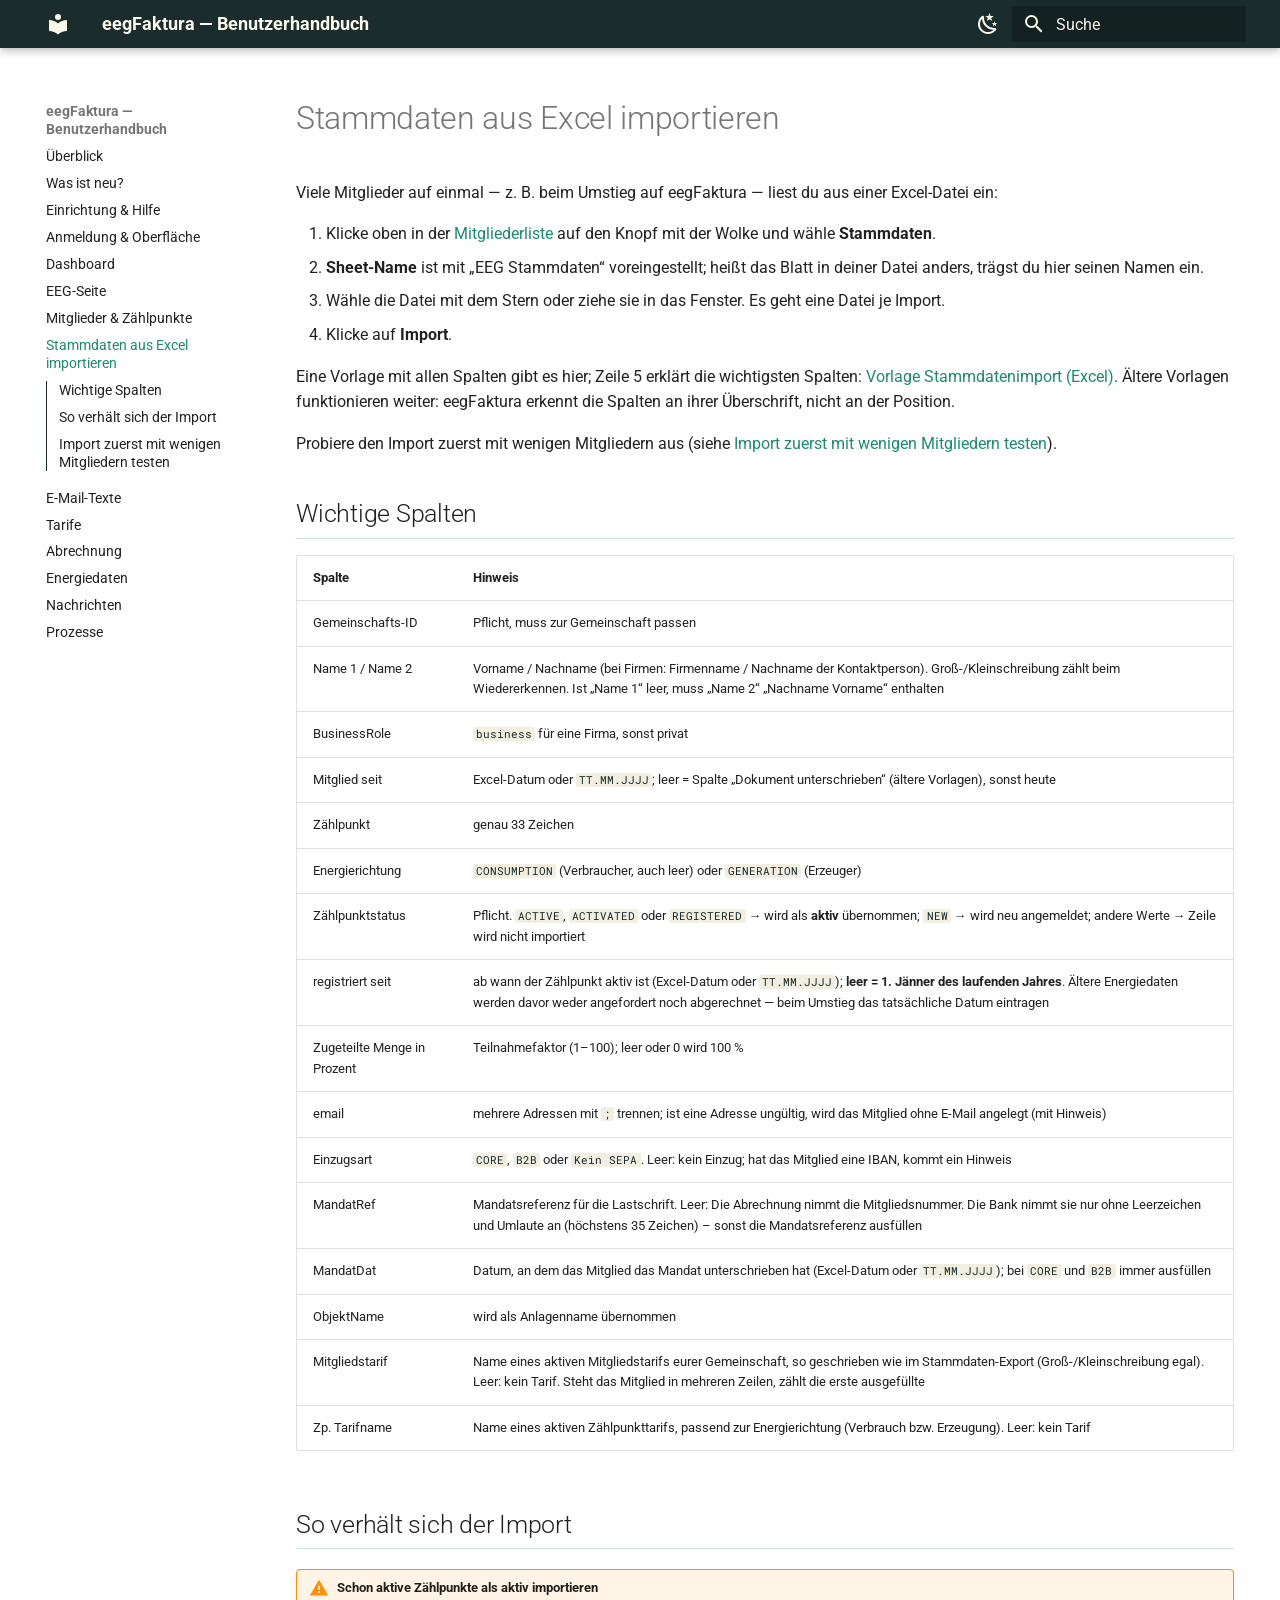
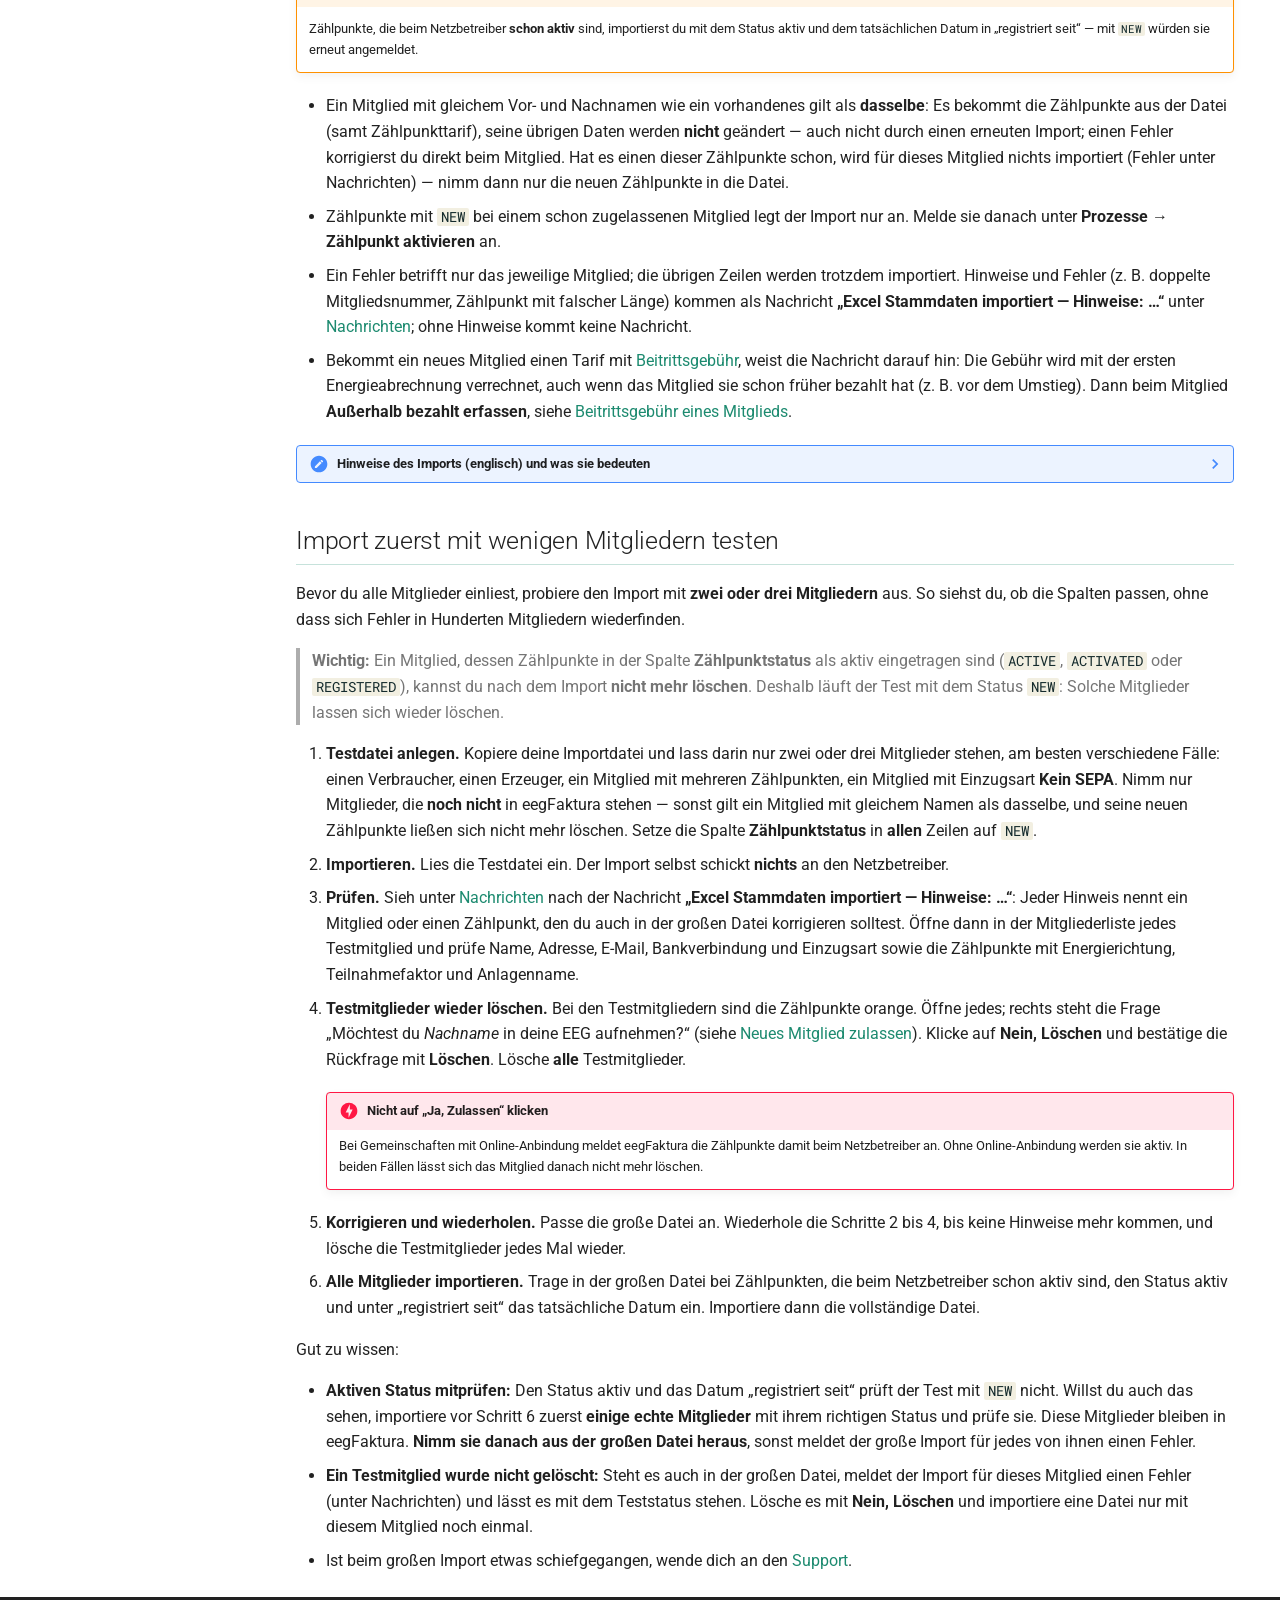
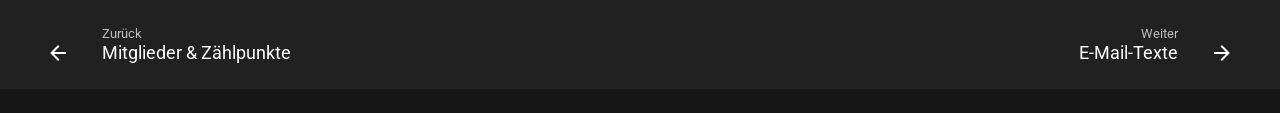
<file: stammdaten-import/index.html>
<!doctype html>
<html lang="de" class="no-js">
  <head>
    
      <meta charset="utf-8">
      <meta name="viewport" content="width=device-width,initial-scale=1">
      
        <meta name="description" content="Bedienungsanleitung für EEG-Admins">
      
      
        <meta name="author" content="vfeeg">
      
      
        <link rel="canonical" href="https://eegfaktura.github.io/eegfaktura-user-guide/stammdaten-import/">
      
      
        <link rel="prev" href="../02-mitglieder-zaehlpunkte/">
      
      
        <link rel="next" href="../03-email-texte/">
      
      
        
      
      
      <link rel="icon" href="../assets/images/favicon.png">
      <meta name="generator" content="mkdocs-1.6.1, mkdocs-material-9.7.7">
    
    
      
        <title>Stammdaten aus Excel importieren - eegFaktura — Benutzerhandbuch</title>
      
    
    
      <link rel="stylesheet" href="../assets/stylesheets/main.ec1eaa64.min.css">
      
        
        <link rel="stylesheet" href="../assets/stylesheets/palette.ab4e12ef.min.css">
      
      


    
    
      
    
    
      
    
    
      <link rel="stylesheet" href="../assets/fonts/fonts.css">
    
      <link rel="stylesheet" href="../stylesheets/vfeeg.css">
    
    <script>__md_scope=new URL("..",location),__md_hash=e=>[...e].reduce(((e,_)=>(e<<5)-e+_.charCodeAt(0)),0),__md_get=(e,_=localStorage,t=__md_scope)=>JSON.parse(_.getItem(t.pathname+"."+e)),__md_set=(e,_,t=localStorage,a=__md_scope)=>{try{t.setItem(a.pathname+"."+e,JSON.stringify(_))}catch(e){}}</script>
    
      

    
    
  </head>
  
  
    
    
      
    
    
    
    
    <body dir="ltr" data-md-color-scheme="default" data-md-color-primary="custom" data-md-color-accent="custom">
  
    
    <input class="md-toggle" data-md-toggle="drawer" type="checkbox" id="__drawer" autocomplete="off">
    <input class="md-toggle" data-md-toggle="search" type="checkbox" id="__search" autocomplete="off">
    <label class="md-overlay" for="__drawer"></label>
    <div data-md-component="skip">
      
        
        <a href="#stammdaten-aus-excel-importieren" class="md-skip">
          Zum Inhalt
        </a>
      
    </div>
    <div data-md-component="announce">
      
    </div>
    
    
      

  

<header class="md-header md-header--shadow" data-md-component="header">
  <nav class="md-header__inner md-grid" aria-label="Kopfzeile">
    <a href=".." title="eegFaktura — Benutzerhandbuch" class="md-header__button md-logo" aria-label="eegFaktura — Benutzerhandbuch" data-md-component="logo">
      
  
  <svg xmlns="http://www.w3.org/2000/svg" viewBox="0 0 24 24"><path d="M12 8a3 3 0 0 0 3-3 3 3 0 0 0-3-3 3 3 0 0 0-3 3 3 3 0 0 0 3 3m0 3.54C9.64 9.35 6.5 8 3 8v11c3.5 0 6.64 1.35 9 3.54 2.36-2.19 5.5-3.54 9-3.54V8c-3.5 0-6.64 1.35-9 3.54"/></svg>

    </a>
    <label class="md-header__button md-icon" for="__drawer">
      
      <svg xmlns="http://www.w3.org/2000/svg" viewBox="0 0 24 24"><path d="M3 6h18v2H3zm0 5h18v2H3zm0 5h18v2H3z"/></svg>
    </label>
    <div class="md-header__title" data-md-component="header-title">
      <div class="md-header__ellipsis">
        <div class="md-header__topic">
          <span class="md-ellipsis">
            eegFaktura — Benutzerhandbuch
          </span>
        </div>
        <div class="md-header__topic" data-md-component="header-topic">
          <span class="md-ellipsis">
            
              Stammdaten aus Excel importieren
            
          </span>
        </div>
      </div>
    </div>
    
      
        <form class="md-header__option" data-md-component="palette">
  
    
    
    
    <input class="md-option" data-md-color-media="(prefers-color-scheme: light)" data-md-color-scheme="default" data-md-color-primary="custom" data-md-color-accent="custom"  aria-label="Dunkles Theme"  type="radio" name="__palette" id="__palette_0">
    
      <label class="md-header__button md-icon" title="Dunkles Theme" for="__palette_1" hidden>
        <svg xmlns="http://www.w3.org/2000/svg" viewBox="0 0 24 24"><path d="m17.75 4.09-2.53 1.94.91 3.06-2.63-1.81-2.63 1.81.91-3.06-2.53-1.94L12.44 4l1.06-3 1.06 3zm3.5 6.91-1.64 1.25.59 1.98-1.7-1.17-1.7 1.17.59-1.98L15.75 11l2.06-.05L18.5 9l.69 1.95zm-2.28 4.95c.83-.08 1.72 1.1 1.19 1.85-.32.45-.66.87-1.08 1.27C15.17 23 8.84 23 4.94 19.07c-3.91-3.9-3.91-10.24 0-14.14.4-.4.82-.76 1.27-1.08.75-.53 1.93.36 1.85 1.19-.27 2.86.69 5.83 2.89 8.02a9.96 9.96 0 0 0 8.02 2.89m-1.64 2.02a12.08 12.08 0 0 1-7.8-3.47c-2.17-2.19-3.33-5-3.49-7.82-2.81 3.14-2.7 7.96.31 10.98 3.02 3.01 7.84 3.12 10.98.31"/></svg>
      </label>
    
  
    
    
    
    <input class="md-option" data-md-color-media="(prefers-color-scheme: dark)" data-md-color-scheme="slate" data-md-color-primary="custom" data-md-color-accent="custom"  aria-label="Helles Theme"  type="radio" name="__palette" id="__palette_1">
    
      <label class="md-header__button md-icon" title="Helles Theme" for="__palette_0" hidden>
        <svg xmlns="http://www.w3.org/2000/svg" viewBox="0 0 24 24"><path d="M12 7a5 5 0 0 1 5 5 5 5 0 0 1-5 5 5 5 0 0 1-5-5 5 5 0 0 1 5-5m0 2a3 3 0 0 0-3 3 3 3 0 0 0 3 3 3 3 0 0 0 3-3 3 3 0 0 0-3-3m0-7 2.39 3.42C13.65 5.15 12.84 5 12 5s-1.65.15-2.39.42zM3.34 7l4.16-.35A7.2 7.2 0 0 0 5.94 8.5c-.44.74-.69 1.5-.83 2.29zm.02 10 1.76-3.77a7.131 7.131 0 0 0 2.38 4.14zM20.65 7l-1.77 3.79a7.02 7.02 0 0 0-2.38-4.15zm-.01 10-4.14.36c.59-.51 1.12-1.14 1.54-1.86.42-.73.69-1.5.83-2.29zM12 22l-2.41-3.44c.74.27 1.55.44 2.41.44.82 0 1.63-.17 2.37-.44z"/></svg>
      </label>
    
  
</form>
      
    
    
      <script>var palette=__md_get("__palette");if(palette&&palette.color){if("(prefers-color-scheme)"===palette.color.media){var media=matchMedia("(prefers-color-scheme: light)"),input=document.querySelector(media.matches?"[data-md-color-media='(prefers-color-scheme: light)']":"[data-md-color-media='(prefers-color-scheme: dark)']");palette.color.media=input.getAttribute("data-md-color-media"),palette.color.scheme=input.getAttribute("data-md-color-scheme"),palette.color.primary=input.getAttribute("data-md-color-primary"),palette.color.accent=input.getAttribute("data-md-color-accent")}for(var[key,value]of Object.entries(palette.color))document.body.setAttribute("data-md-color-"+key,value)}</script>
    
    
    
      
      
        <label class="md-header__button md-icon" for="__search">
          
          <svg xmlns="http://www.w3.org/2000/svg" viewBox="0 0 24 24"><path d="M9.5 3A6.5 6.5 0 0 1 16 9.5c0 1.61-.59 3.09-1.56 4.23l.27.27h.79l5 5-1.5 1.5-5-5v-.79l-.27-.27A6.52 6.52 0 0 1 9.5 16 6.5 6.5 0 0 1 3 9.5 6.5 6.5 0 0 1 9.5 3m0 2C7 5 5 7 5 9.5S7 14 9.5 14 14 12 14 9.5 12 5 9.5 5"/></svg>
        </label>
        <div class="md-search" data-md-component="search" role="dialog">
  <label class="md-search__overlay" for="__search"></label>
  <div class="md-search__inner" role="search">
    <form class="md-search__form" name="search">
      <input type="text" class="md-search__input" name="query" aria-label="Suche" placeholder="Suche" autocapitalize="off" autocorrect="off" autocomplete="off" spellcheck="false" data-md-component="search-query" required>
      <label class="md-search__icon md-icon" for="__search">
        
        <svg xmlns="http://www.w3.org/2000/svg" viewBox="0 0 24 24"><path d="M9.5 3A6.5 6.5 0 0 1 16 9.5c0 1.61-.59 3.09-1.56 4.23l.27.27h.79l5 5-1.5 1.5-5-5v-.79l-.27-.27A6.52 6.52 0 0 1 9.5 16 6.5 6.5 0 0 1 3 9.5 6.5 6.5 0 0 1 9.5 3m0 2C7 5 5 7 5 9.5S7 14 9.5 14 14 12 14 9.5 12 5 9.5 5"/></svg>
        
        <svg xmlns="http://www.w3.org/2000/svg" viewBox="0 0 24 24"><path d="M20 11v2H8l5.5 5.5-1.42 1.42L4.16 12l7.92-7.92L13.5 5.5 8 11z"/></svg>
      </label>
      <nav class="md-search__options" aria-label="Suche">
        
        <button type="reset" class="md-search__icon md-icon" title="Zurücksetzen" aria-label="Zurücksetzen" tabindex="-1">
          
          <svg xmlns="http://www.w3.org/2000/svg" viewBox="0 0 24 24"><path d="M19 6.41 17.59 5 12 10.59 6.41 5 5 6.41 10.59 12 5 17.59 6.41 19 12 13.41 17.59 19 19 17.59 13.41 12z"/></svg>
        </button>
      </nav>
      
        <div class="md-search__suggest" data-md-component="search-suggest"></div>
      
    </form>
    <div class="md-search__output">
      <div class="md-search__scrollwrap" tabindex="0" data-md-scrollfix>
        <div class="md-search-result" data-md-component="search-result">
          <div class="md-search-result__meta">
            Suche wird initialisiert
          </div>
          <ol class="md-search-result__list" role="presentation"></ol>
        </div>
      </div>
    </div>
  </div>
</div>
      
    
    
  </nav>
  
</header>
    
    <div class="md-container" data-md-component="container">
      
      
        
          
        
      
      <main class="md-main" data-md-component="main">
        <div class="md-main__inner md-grid">
          
            
              
              <div class="md-sidebar md-sidebar--primary" data-md-component="sidebar" data-md-type="navigation" >
                <div class="md-sidebar__scrollwrap">
                  <div class="md-sidebar__inner">
                    



  

<nav class="md-nav md-nav--primary md-nav--integrated" aria-label="Navigation" data-md-level="0">
  <label class="md-nav__title" for="__drawer">
    <a href=".." title="eegFaktura — Benutzerhandbuch" class="md-nav__button md-logo" aria-label="eegFaktura — Benutzerhandbuch" data-md-component="logo">
      
  
  <svg xmlns="http://www.w3.org/2000/svg" viewBox="0 0 24 24"><path d="M12 8a3 3 0 0 0 3-3 3 3 0 0 0-3-3 3 3 0 0 0-3 3 3 3 0 0 0 3 3m0 3.54C9.64 9.35 6.5 8 3 8v11c3.5 0 6.64 1.35 9 3.54 2.36-2.19 5.5-3.54 9-3.54V8c-3.5 0-6.64 1.35-9 3.54"/></svg>

    </a>
    eegFaktura — Benutzerhandbuch
  </label>
  
  <ul class="md-nav__list" data-md-scrollfix>
    
      
      
  
  
  
  
    <li class="md-nav__item">
      <a href=".." class="md-nav__link">
        
  
  
  <span class="md-ellipsis">
    
  
    Überblick
  

    
  </span>
  
  

      </a>
    </li>
  

    
      
      
  
  
  
  
    <li class="md-nav__item">
      <a href="../changelog/" class="md-nav__link">
        
  
  
  <span class="md-ellipsis">
    
  
    Was ist neu?
  

    
  </span>
  
  

      </a>
    </li>
  

    
      
      
  
  
  
  
    <li class="md-nav__item">
      <a href="../einrichtung-hilfe/" class="md-nav__link">
        
  
  
  <span class="md-ellipsis">
    
  
    Einrichtung & Hilfe
  

    
  </span>
  
  

      </a>
    </li>
  

    
      
      
  
  
  
  
    <li class="md-nav__item">
      <a href="../01-anmeldung/" class="md-nav__link">
        
  
  
  <span class="md-ellipsis">
    
  
    Anmeldung & Oberfläche
  

    
  </span>
  
  

      </a>
    </li>
  

    
      
      
  
  
  
  
    <li class="md-nav__item">
      <a href="../dashboard/" class="md-nav__link">
        
  
  
  <span class="md-ellipsis">
    
  
    Dashboard
  

    
  </span>
  
  

      </a>
    </li>
  

    
      
      
  
  
  
  
    <li class="md-nav__item">
      <a href="../eeg-seite/" class="md-nav__link">
        
  
  
  <span class="md-ellipsis">
    
  
    EEG-Seite
  

    
  </span>
  
  

      </a>
    </li>
  

    
      
      
  
  
  
  
    <li class="md-nav__item">
      <a href="../02-mitglieder-zaehlpunkte/" class="md-nav__link">
        
  
  
  <span class="md-ellipsis">
    
  
    Mitglieder & Zählpunkte
  

    
  </span>
  
  

      </a>
    </li>
  

    
      
      
  
  
    
  
  
  
    <li class="md-nav__item md-nav__item--active">
      
      <input class="md-nav__toggle md-toggle" type="checkbox" id="__toc">
      
      
        
      
      
        <label class="md-nav__link md-nav__link--active" for="__toc">
          
  
  
  <span class="md-ellipsis">
    
  
    Stammdaten aus Excel importieren
  

    
  </span>
  
  

          <span class="md-nav__icon md-icon"></span>
        </label>
      
      <a href="./" class="md-nav__link md-nav__link--active">
        
  
  
  <span class="md-ellipsis">
    
  
    Stammdaten aus Excel importieren
  

    
  </span>
  
  

      </a>
      
        

<nav class="md-nav md-nav--secondary" aria-label="Inhaltsverzeichnis">
  
  
  
    
  
  
    <label class="md-nav__title" for="__toc">
      <span class="md-nav__icon md-icon"></span>
      Inhaltsverzeichnis
    </label>
    <ul class="md-nav__list" data-md-component="toc" data-md-scrollfix>
      
        <li class="md-nav__item">
  <a href="#wichtige-spalten" class="md-nav__link">
    <span class="md-ellipsis">
      
        Wichtige Spalten
      
    </span>
  </a>
  
</li>
      
        <li class="md-nav__item">
  <a href="#so-verhalt-sich-der-import" class="md-nav__link">
    <span class="md-ellipsis">
      
        So verhält sich der Import
      
    </span>
  </a>
  
</li>
      
        <li class="md-nav__item">
  <a href="#import-zuerst-mit-wenigen-mitgliedern-testen" class="md-nav__link">
    <span class="md-ellipsis">
      
        Import zuerst mit wenigen Mitgliedern testen
      
    </span>
  </a>
  
</li>
      
    </ul>
  
</nav>
      
    </li>
  

    
      
      
  
  
  
  
    <li class="md-nav__item">
      <a href="../03-email-texte/" class="md-nav__link">
        
  
  
  <span class="md-ellipsis">
    
  
    E-Mail-Texte
  

    
  </span>
  
  

      </a>
    </li>
  

    
      
      
  
  
  
  
    <li class="md-nav__item">
      <a href="../04-tarife/" class="md-nav__link">
        
  
  
  <span class="md-ellipsis">
    
  
    Tarife
  

    
  </span>
  
  

      </a>
    </li>
  

    
      
      
  
  
  
  
    <li class="md-nav__item">
      <a href="../05-abrechnung/" class="md-nav__link">
        
  
  
  <span class="md-ellipsis">
    
  
    Abrechnung
  

    
  </span>
  
  

      </a>
    </li>
  

    
      
      
  
  
  
  
    <li class="md-nav__item">
      <a href="../06-energiedaten/" class="md-nav__link">
        
  
  
  <span class="md-ellipsis">
    
  
    Energiedaten
  

    
  </span>
  
  

      </a>
    </li>
  

    
      
      
  
  
  
  
    <li class="md-nav__item">
      <a href="../07-nachrichten/" class="md-nav__link">
        
  
  
  <span class="md-ellipsis">
    
  
    Nachrichten
  

    
  </span>
  
  

      </a>
    </li>
  

    
      
      
  
  
  
  
    <li class="md-nav__item">
      <a href="../08-prozesse/" class="md-nav__link">
        
  
  
  <span class="md-ellipsis">
    
  
    Prozesse
  

    
  </span>
  
  

      </a>
    </li>
  

    
  </ul>
</nav>
                  </div>
                </div>
              </div>
            
            
          
          
            <div class="md-content" data-md-component="content">
              
              <article class="md-content__inner md-typeset">
                
                  



<h1 id="stammdaten-aus-excel-importieren">Stammdaten aus Excel importieren<a class="headerlink" href="#stammdaten-aus-excel-importieren" title="Link zu diesem Abschnitt">&para;</a></h1>
<p>Viele Mitglieder auf einmal — z. B. beim Umstieg auf eegFaktura — liest du aus einer Excel-Datei ein:</p>
<ol>
<li>Klicke oben in der <a href="../02-mitglieder-zaehlpunkte/#die-mitgliederliste">Mitgliederliste</a> auf den Knopf mit der Wolke
   und wähle <strong>Stammdaten</strong>.</li>
<li><strong>Sheet-Name</strong> ist mit „EEG Stammdaten“ voreingestellt; heißt das Blatt in deiner Datei anders, trägst du hier
   seinen Namen ein.</li>
<li>Wähle die Datei mit dem Stern oder ziehe sie in das Fenster. Es geht eine Datei je Import.</li>
<li>Klicke auf <strong>Import</strong>.</li>
</ol>
<p>Eine Vorlage mit allen Spalten gibt es hier; Zeile 5 erklärt die wichtigsten Spalten:
<a href="https://github.com/eegfaktura/eegfaktura-backend/raw/master/tests/261124-vorlage-import-stammdaten.xlsx">Vorlage Stammdatenimport (Excel)</a>.
Ältere Vorlagen funktionieren weiter: eegFaktura erkennt die Spalten an ihrer Überschrift, nicht an der Position.</p>
<p>Probiere den Import zuerst mit wenigen Mitgliedern aus (siehe
<a href="#import-zuerst-mit-wenigen-mitgliedern-testen">Import zuerst mit wenigen Mitgliedern testen</a>).</p>
<h2 id="wichtige-spalten">Wichtige Spalten<a class="headerlink" href="#wichtige-spalten" title="Link zu diesem Abschnitt">&para;</a></h2>
<table>
<thead>
<tr>
<th>Spalte</th>
<th>Hinweis</th>
</tr>
</thead>
<tbody>
<tr>
<td>Gemeinschafts-ID</td>
<td>Pflicht, muss zur Gemeinschaft passen</td>
</tr>
<tr>
<td>Name 1 / Name 2</td>
<td>Vorname / Nachname (bei Firmen: Firmenname / Nachname der Kontaktperson). Groß-/Kleinschreibung zählt beim Wiedererkennen. Ist „Name 1“ leer, muss „Name 2“ „Nachname Vorname“ enthalten</td>
</tr>
<tr>
<td>BusinessRole</td>
<td><code>business</code> für eine Firma, sonst privat</td>
</tr>
<tr>
<td>Mitglied seit</td>
<td>Excel-Datum oder <code>TT.MM.JJJJ</code>; leer = Spalte „Dokument unterschrieben“ (ältere Vorlagen), sonst heute</td>
</tr>
<tr>
<td>Zählpunkt</td>
<td>genau 33 Zeichen</td>
</tr>
<tr>
<td>Energierichtung</td>
<td><code>CONSUMPTION</code> (Verbraucher, auch leer) oder <code>GENERATION</code> (Erzeuger)</td>
</tr>
<tr>
<td>Zählpunktstatus</td>
<td>Pflicht. <code>ACTIVE</code>, <code>ACTIVATED</code> oder <code>REGISTERED</code> → wird als <strong>aktiv</strong> übernommen; <code>NEW</code> → wird neu angemeldet; andere Werte → Zeile wird nicht importiert</td>
</tr>
<tr>
<td>registriert seit</td>
<td>ab wann der Zählpunkt aktiv ist (Excel-Datum oder <code>TT.MM.JJJJ</code>); <strong>leer = 1. Jänner des laufenden Jahres</strong>. Ältere Energiedaten werden davor weder angefordert noch abgerechnet — beim Umstieg das tatsächliche Datum eintragen</td>
</tr>
<tr>
<td>Zugeteilte Menge in Prozent</td>
<td>Teilnahmefaktor (1–100); leer oder 0 wird 100 %</td>
</tr>
<tr>
<td>email</td>
<td>mehrere Adressen mit <code>;</code> trennen; ist eine Adresse ungültig, wird das Mitglied ohne E-Mail angelegt (mit Hinweis)</td>
</tr>
<tr>
<td>Einzugsart</td>
<td><code>CORE</code>, <code>B2B</code> oder <code>Kein SEPA</code>. Leer: kein Einzug; hat das Mitglied eine IBAN, kommt ein Hinweis</td>
</tr>
<tr>
<td>MandatRef</td>
<td>Mandatsreferenz für die Lastschrift. Leer: Die Abrechnung nimmt die Mitgliedsnummer. Die Bank nimmt sie nur ohne Leerzeichen und Umlaute an (höchstens 35 Zeichen) – sonst die Mandatsreferenz ausfüllen</td>
</tr>
<tr>
<td>MandatDat</td>
<td>Datum, an dem das Mitglied das Mandat unterschrieben hat (Excel-Datum oder <code>TT.MM.JJJJ</code>); bei <code>CORE</code> und <code>B2B</code> immer ausfüllen</td>
</tr>
<tr>
<td>ObjektName</td>
<td>wird als Anlagenname übernommen</td>
</tr>
<tr>
<td>Mitgliedstarif</td>
<td>Name eines aktiven Mitgliedstarifs eurer Gemeinschaft, so geschrieben wie im Stammdaten-Export (Groß-/Kleinschreibung egal). Leer: kein Tarif. Steht das Mitglied in mehreren Zeilen, zählt die erste ausgefüllte</td>
</tr>
<tr>
<td>Zp. Tarifname</td>
<td>Name eines aktiven Zählpunkttarifs, passend zur Energierichtung (Verbrauch bzw. Erzeugung). Leer: kein Tarif</td>
</tr>
</tbody>
</table>
<h2 id="so-verhalt-sich-der-import">So verhält sich der Import<a class="headerlink" href="#so-verhalt-sich-der-import" title="Link zu diesem Abschnitt">&para;</a></h2>
<div class="admonition warning">
<p class="admonition-title">Schon aktive Zählpunkte als aktiv importieren</p>
<p>Zählpunkte, die beim Netzbetreiber <strong>schon aktiv</strong> sind, importierst du mit dem Status aktiv und dem tatsächlichen
Datum in „registriert seit“ — mit <code>NEW</code> würden sie erneut angemeldet.</p>
</div>
<ul>
<li>Ein Mitglied mit gleichem Vor- und Nachnamen wie ein vorhandenes gilt als <strong>dasselbe</strong>: Es bekommt die Zählpunkte
  aus der Datei (samt Zählpunkttarif), seine übrigen Daten werden <strong>nicht</strong> geändert — auch nicht durch einen
  erneuten Import; einen Fehler korrigierst du direkt beim Mitglied. Hat es einen dieser Zählpunkte schon, wird für
  dieses Mitglied nichts importiert (Fehler unter Nachrichten) — nimm dann nur die neuen Zählpunkte in die Datei.</li>
<li>Zählpunkte mit <code>NEW</code> bei einem schon zugelassenen Mitglied legt der Import nur an. Melde sie danach unter
  <strong>Prozesse → Zählpunkt aktivieren</strong> an.</li>
<li>Ein Fehler betrifft nur das jeweilige Mitglied; die übrigen Zeilen werden trotzdem importiert. Hinweise und Fehler
  (z. B. doppelte Mitgliedsnummer, Zählpunkt mit falscher Länge) kommen als Nachricht
  <strong>„Excel Stammdaten importiert — Hinweise: …“</strong> unter <a href="../07-nachrichten/">Nachrichten</a>; ohne Hinweise kommt keine
  Nachricht.</li>
<li>Bekommt ein neues Mitglied einen Tarif mit <a href="../04-tarife/#beitrittsgebuhr">Beitrittsgebühr</a>, weist die Nachricht
  darauf hin: Die Gebühr wird mit der ersten Energieabrechnung verrechnet, auch wenn das Mitglied sie schon früher
  bezahlt hat (z. B. vor dem Umstieg). Dann beim Mitglied <strong>Außerhalb bezahlt erfassen</strong>, siehe
  <a href="../02-mitglieder-zaehlpunkte/#beitrittsgebuhr-eines-mitglieds">Beitrittsgebühr eines Mitglieds</a>.</li>
</ul>
<details class="note">
<summary>Hinweise des Imports (englisch) und was sie bedeuten</summary>
<p>Die Hinweise stehen derzeit großteils auf Englisch. Die häufigsten:</p>
<ul>
<li>„Rows skipped: 'Gemeinschafts-ID' …“: Die Gemeinschafts-ID fehlt oder passt nicht zu deiner Gemeinschaft.</li>
<li>„Len not equal 33“: Die Zählpunktnummer hat nicht 33 Zeichen.</li>
<li>„Participant has wrong status“: Der Zählpunktstatus ist leer oder kein erlaubter Wert.</li>
<li>„unknown 'Energierichtung'“: Erlaubt sind <code>CONSUMPTION</code> und <code>GENERATION</code>.</li>
<li>„no active tariff named …“: Einen aktiven Tarif mit diesem Namen (und der passenden Art) gibt es nicht; das
  Mitglied bzw. der Zählpunkt wird ohne Tarif angelegt.</li>
<li>„MitgliedsNr … is already assigned …“ oder „… is used by several members“: Die Mitgliedsnummer ist schon
  vergeben oder steht in der Datei bei mehreren Mitgliedern.</li>
<li>„… have no direct debit type“: Mitglieder mit IBAN, aber ohne Einzugsart; sie werden nicht eingezogen.</li>
</ul>
</details>
<h2 id="import-zuerst-mit-wenigen-mitgliedern-testen">Import zuerst mit wenigen Mitgliedern testen<a class="headerlink" href="#import-zuerst-mit-wenigen-mitgliedern-testen" title="Link zu diesem Abschnitt">&para;</a></h2>
<p>Bevor du alle Mitglieder einliest, probiere den Import mit <strong>zwei oder drei Mitgliedern</strong> aus. So siehst du, ob die
Spalten passen, ohne dass sich Fehler in Hunderten Mitgliedern wiederfinden.</p>
<blockquote>
<p><strong>Wichtig:</strong> Ein Mitglied, dessen Zählpunkte in der Spalte <strong>Zählpunktstatus</strong> als aktiv eingetragen sind
(<code>ACTIVE</code>, <code>ACTIVATED</code> oder <code>REGISTERED</code>), kannst du nach dem Import <strong>nicht mehr löschen</strong>. Deshalb läuft der Test
mit dem Status <code>NEW</code>: Solche Mitglieder lassen sich wieder löschen.</p>
</blockquote>
<ol>
<li><strong>Testdatei anlegen.</strong> Kopiere deine Importdatei und lass darin nur zwei oder drei Mitglieder stehen, am besten
   verschiedene Fälle: einen Verbraucher, einen Erzeuger, ein Mitglied mit mehreren Zählpunkten, ein Mitglied mit
   Einzugsart <strong>Kein SEPA</strong>. Nimm nur Mitglieder, die <strong>noch nicht</strong> in eegFaktura stehen — sonst gilt ein Mitglied
   mit gleichem Namen als dasselbe, und seine neuen Zählpunkte ließen sich nicht mehr löschen. Setze die Spalte
   <strong>Zählpunktstatus</strong> in <strong>allen</strong> Zeilen auf <code>NEW</code>.</li>
<li><strong>Importieren.</strong> Lies die Testdatei ein. Der Import selbst schickt <strong>nichts</strong> an den Netzbetreiber.</li>
<li><strong>Prüfen.</strong> Sieh unter <a href="../07-nachrichten/">Nachrichten</a> nach der Nachricht
   <strong>„Excel Stammdaten importiert — Hinweise: …“</strong>: Jeder Hinweis nennt ein Mitglied oder einen Zählpunkt, den du
   auch in der großen Datei korrigieren solltest. Öffne dann in der Mitgliederliste jedes Testmitglied und prüfe
   Name, Adresse, E-Mail, Bankverbindung und Einzugsart sowie die Zählpunkte mit Energierichtung, Teilnahmefaktor und
   Anlagenname.</li>
<li>
<p><strong>Testmitglieder wieder löschen.</strong> Bei den Testmitgliedern sind die Zählpunkte orange. Öffne jedes; rechts steht
   die Frage „Möchtest du <em>Nachname</em> in deine EEG aufnehmen?“ (siehe
   <a href="../02-mitglieder-zaehlpunkte/#neues-mitglied-zulassen">Neues Mitglied zulassen</a>). Klicke auf <strong>Nein, Löschen</strong> und
   bestätige die Rückfrage mit <strong>Löschen</strong>. Lösche <strong>alle</strong> Testmitglieder.</p>
<div class="admonition danger">
<p class="admonition-title">Nicht auf „Ja, Zulassen“ klicken</p>
<p>Bei Gemeinschaften mit Online-Anbindung meldet eegFaktura die Zählpunkte damit beim Netzbetreiber an. Ohne
Online-Anbindung werden sie aktiv. In beiden Fällen lässt sich das Mitglied danach nicht mehr löschen.</p>
</div>
</li>
<li>
<p><strong>Korrigieren und wiederholen.</strong> Passe die große Datei an. Wiederhole die Schritte 2 bis 4, bis keine Hinweise
   mehr kommen, und lösche die Testmitglieder jedes Mal wieder.</p>
</li>
<li><strong>Alle Mitglieder importieren.</strong> Trage in der großen Datei bei Zählpunkten, die beim Netzbetreiber schon aktiv
   sind, den Status aktiv und unter „registriert seit“ das tatsächliche Datum ein. Importiere dann die vollständige
   Datei.</li>
</ol>
<p>Gut zu wissen:</p>
<ul>
<li><strong>Aktiven Status mitprüfen:</strong> Den Status aktiv und das Datum „registriert seit“ prüft der Test mit <code>NEW</code> nicht.
  Willst du auch das sehen, importiere vor Schritt 6 zuerst <strong>einige echte Mitglieder</strong> mit ihrem richtigen Status
  und prüfe sie. Diese Mitglieder bleiben in eegFaktura. <strong>Nimm sie danach aus der großen Datei heraus</strong>, sonst
  meldet der große Import für jedes von ihnen einen Fehler.</li>
<li><strong>Ein Testmitglied wurde nicht gelöscht:</strong> Steht es auch in der großen Datei, meldet der Import für dieses Mitglied
  einen Fehler (unter Nachrichten) und lässt es mit dem Teststatus stehen. Lösche es mit <strong>Nein, Löschen</strong> und
  importiere eine Datei nur mit diesem Mitglied noch einmal.</li>
<li>Ist beim großen Import etwas schiefgegangen, wende dich an den <a href="../einrichtung-hilfe/#hilfe-und-support">Support</a>.</li>
</ul>












                
              </article>
            </div>
          
          
  <script>var tabs=__md_get("__tabs");if(Array.isArray(tabs))e:for(var set of document.querySelectorAll(".tabbed-set")){var labels=set.querySelector(".tabbed-labels");for(var tab of tabs)for(var label of labels.getElementsByTagName("label"))if(label.innerText.trim()===tab){var input=document.getElementById(label.htmlFor);input.checked=!0;continue e}}</script>

<script>var target=document.getElementById(location.hash.slice(1));target&&target.name&&(target.checked=target.name.startsWith("__tabbed_"))</script>
        </div>
        
          <button type="button" class="md-top md-icon" data-md-component="top" hidden>
  
  <svg xmlns="http://www.w3.org/2000/svg" viewBox="0 0 24 24"><path d="M13 20h-2V8l-5.5 5.5-1.42-1.42L12 4.16l7.92 7.92-1.42 1.42L13 8z"/></svg>
  Zurück zum Seitenanfang
</button>
        
      </main>
      
        <footer class="md-footer">
  
    
      
      <nav class="md-footer__inner md-grid" aria-label="Fußzeile" >
        
          
          <a href="../02-mitglieder-zaehlpunkte/" class="md-footer__link md-footer__link--prev" aria-label="Zurück: Mitglieder &amp; Zählpunkte">
            <div class="md-footer__button md-icon">
              
              <svg xmlns="http://www.w3.org/2000/svg" viewBox="0 0 24 24"><path d="M20 11v2H8l5.5 5.5-1.42 1.42L4.16 12l7.92-7.92L13.5 5.5 8 11z"/></svg>
            </div>
            <div class="md-footer__title">
              <span class="md-footer__direction">
                Zurück
              </span>
              <div class="md-ellipsis">
                Mitglieder & Zählpunkte
              </div>
            </div>
          </a>
        
        
          
          <a href="../03-email-texte/" class="md-footer__link md-footer__link--next" aria-label="Weiter: E-Mail-Texte">
            <div class="md-footer__title">
              <span class="md-footer__direction">
                Weiter
              </span>
              <div class="md-ellipsis">
                E-Mail-Texte
              </div>
            </div>
            <div class="md-footer__button md-icon">
              
              <svg xmlns="http://www.w3.org/2000/svg" viewBox="0 0 24 24"><path d="M4 11v2h12l-5.5 5.5 1.42 1.42L19.84 12l-7.92-7.92L10.5 5.5 16 11z"/></svg>
            </div>
          </a>
        
      </nav>
    
  
  <div class="md-footer-meta md-typeset">
    <div class="md-footer-meta__inner md-grid">
      <div class="md-copyright">
  
  
</div>
      
    </div>
  </div>
</footer>
      
    </div>
    <div class="md-dialog" data-md-component="dialog">
      <div class="md-dialog__inner md-typeset"></div>
    </div>
    
    
    
      
      
      <script id="__config" type="application/json">{"annotate": null, "base": "..", "features": ["navigation.sections", "navigation.expand", "navigation.indexes", "navigation.top", "navigation.footer", "toc.integrate", "search.suggest", "search.highlight", "content.code.copy", "content.tabs.link"], "search": "../assets/javascripts/workers/search.2c215733.min.js", "tags": null, "translations": {"clipboard.copied": "In Zwischenablage kopiert", "clipboard.copy": "In Zwischenablage kopieren", "search.result.more.one": "1 weiteres Suchergebnis auf dieser Seite", "search.result.more.other": "# weitere Suchergebnisse auf dieser Seite", "search.result.none": "Keine Suchergebnisse", "search.result.one": "1 Suchergebnis", "search.result.other": "# Suchergebnisse", "search.result.placeholder": "Suchbegriff eingeben", "search.result.term.missing": "Es fehlt", "select.version": "Version ausw\u00e4hlen"}, "version": null}</script>
    
    
      <script src="../assets/javascripts/bundle.d7400e89.min.js"></script>
      
    
  </body>
</html>
</file>
<file: assets/fonts/fonts.css>
/* Roboto and Roboto Mono, self-hosted (latin and latin-ext only). Downloaded once from Google Fonts on
 * 2026-10-26 (Roboto v51, Roboto Mono v31); licences in this folder. No request to Google at build or read time. */
/* latin-ext */
@font-face {
  font-family: 'Roboto';
  font-style: italic;
  font-weight: 300;
  font-stretch: 100%;
  font-display: fallback;
  src: url(KFO5CnqEu92Fr1Mu53ZEC9_Vu3r1gIhOszmkCHkaWzU.woff2) format('woff2');
  unicode-range: U+0100-02BA, U+02BD-02C5, U+02C7-02CC, U+02CE-02D7, U+02DD-02FF, U+0304, U+0308, U+0329, U+1D00-1DBF, U+1E00-1E9F, U+1EF2-1EFF, U+2020, U+20A0-20AB, U+20AD-20C4, U+2113, U+2C60-2C7F, U+A720-A7FF;
}
/* latin */
@font-face {
  font-family: 'Roboto';
  font-style: italic;
  font-weight: 300;
  font-stretch: 100%;
  font-display: fallback;
  src: url(KFO5CnqEu92Fr1Mu53ZEC9_Vu3r1gIhOszmkBnka.woff2) format('woff2');
  unicode-range: U+0000-00FF, U+0131, U+0152-0153, U+02BB-02BC, U+02C6, U+02DA, U+02DC, U+0304, U+0308, U+0329, U+2000-206F, U+20AC, U+2122, U+2191, U+2193, U+2212, U+2215, U+FEFF, U+FFFD;
}
/* latin-ext */
@font-face {
  font-family: 'Roboto';
  font-style: italic;
  font-weight: 400;
  font-stretch: 100%;
  font-display: fallback;
  src: url(KFO5CnqEu92Fr1Mu53ZEC9_Vu3r1gIhOszmkCHkaWzU.woff2) format('woff2');
  unicode-range: U+0100-02BA, U+02BD-02C5, U+02C7-02CC, U+02CE-02D7, U+02DD-02FF, U+0304, U+0308, U+0329, U+1D00-1DBF, U+1E00-1E9F, U+1EF2-1EFF, U+2020, U+20A0-20AB, U+20AD-20C4, U+2113, U+2C60-2C7F, U+A720-A7FF;
}
/* latin */
@font-face {
  font-family: 'Roboto';
  font-style: italic;
  font-weight: 400;
  font-stretch: 100%;
  font-display: fallback;
  src: url(KFO5CnqEu92Fr1Mu53ZEC9_Vu3r1gIhOszmkBnka.woff2) format('woff2');
  unicode-range: U+0000-00FF, U+0131, U+0152-0153, U+02BB-02BC, U+02C6, U+02DA, U+02DC, U+0304, U+0308, U+0329, U+2000-206F, U+20AC, U+2122, U+2191, U+2193, U+2212, U+2215, U+FEFF, U+FFFD;
}
/* latin-ext */
@font-face {
  font-family: 'Roboto';
  font-style: italic;
  font-weight: 700;
  font-stretch: 100%;
  font-display: fallback;
  src: url(KFO5CnqEu92Fr1Mu53ZEC9_Vu3r1gIhOszmkCHkaWzU.woff2) format('woff2');
  unicode-range: U+0100-02BA, U+02BD-02C5, U+02C7-02CC, U+02CE-02D7, U+02DD-02FF, U+0304, U+0308, U+0329, U+1D00-1DBF, U+1E00-1E9F, U+1EF2-1EFF, U+2020, U+20A0-20AB, U+20AD-20C4, U+2113, U+2C60-2C7F, U+A720-A7FF;
}
/* latin */
@font-face {
  font-family: 'Roboto';
  font-style: italic;
  font-weight: 700;
  font-stretch: 100%;
  font-display: fallback;
  src: url(KFO5CnqEu92Fr1Mu53ZEC9_Vu3r1gIhOszmkBnka.woff2) format('woff2');
  unicode-range: U+0000-00FF, U+0131, U+0152-0153, U+02BB-02BC, U+02C6, U+02DA, U+02DC, U+0304, U+0308, U+0329, U+2000-206F, U+20AC, U+2122, U+2191, U+2193, U+2212, U+2215, U+FEFF, U+FFFD;
}
/* latin-ext */
@font-face {
  font-family: 'Roboto';
  font-style: normal;
  font-weight: 300;
  font-stretch: 100%;
  font-display: fallback;
  src: url(KFO7CnqEu92Fr1ME7kSn66aGLdTylUAMa3KUBGEe.woff2) format('woff2');
  unicode-range: U+0100-02BA, U+02BD-02C5, U+02C7-02CC, U+02CE-02D7, U+02DD-02FF, U+0304, U+0308, U+0329, U+1D00-1DBF, U+1E00-1E9F, U+1EF2-1EFF, U+2020, U+20A0-20AB, U+20AD-20C4, U+2113, U+2C60-2C7F, U+A720-A7FF;
}
/* latin */
@font-face {
  font-family: 'Roboto';
  font-style: normal;
  font-weight: 300;
  font-stretch: 100%;
  font-display: fallback;
  src: url(KFO7CnqEu92Fr1ME7kSn66aGLdTylUAMa3yUBA.woff2) format('woff2');
  unicode-range: U+0000-00FF, U+0131, U+0152-0153, U+02BB-02BC, U+02C6, U+02DA, U+02DC, U+0304, U+0308, U+0329, U+2000-206F, U+20AC, U+2122, U+2191, U+2193, U+2212, U+2215, U+FEFF, U+FFFD;
}
/* latin-ext */
@font-face {
  font-family: 'Roboto';
  font-style: normal;
  font-weight: 400;
  font-stretch: 100%;
  font-display: fallback;
  src: url(KFO7CnqEu92Fr1ME7kSn66aGLdTylUAMa3KUBGEe.woff2) format('woff2');
  unicode-range: U+0100-02BA, U+02BD-02C5, U+02C7-02CC, U+02CE-02D7, U+02DD-02FF, U+0304, U+0308, U+0329, U+1D00-1DBF, U+1E00-1E9F, U+1EF2-1EFF, U+2020, U+20A0-20AB, U+20AD-20C4, U+2113, U+2C60-2C7F, U+A720-A7FF;
}
/* latin */
@font-face {
  font-family: 'Roboto';
  font-style: normal;
  font-weight: 400;
  font-stretch: 100%;
  font-display: fallback;
  src: url(KFO7CnqEu92Fr1ME7kSn66aGLdTylUAMa3yUBA.woff2) format('woff2');
  unicode-range: U+0000-00FF, U+0131, U+0152-0153, U+02BB-02BC, U+02C6, U+02DA, U+02DC, U+0304, U+0308, U+0329, U+2000-206F, U+20AC, U+2122, U+2191, U+2193, U+2212, U+2215, U+FEFF, U+FFFD;
}
/* latin-ext */
@font-face {
  font-family: 'Roboto';
  font-style: normal;
  font-weight: 700;
  font-stretch: 100%;
  font-display: fallback;
  src: url(KFO7CnqEu92Fr1ME7kSn66aGLdTylUAMa3KUBGEe.woff2) format('woff2');
  unicode-range: U+0100-02BA, U+02BD-02C5, U+02C7-02CC, U+02CE-02D7, U+02DD-02FF, U+0304, U+0308, U+0329, U+1D00-1DBF, U+1E00-1E9F, U+1EF2-1EFF, U+2020, U+20A0-20AB, U+20AD-20C4, U+2113, U+2C60-2C7F, U+A720-A7FF;
}
/* latin */
@font-face {
  font-family: 'Roboto';
  font-style: normal;
  font-weight: 700;
  font-stretch: 100%;
  font-display: fallback;
  src: url(KFO7CnqEu92Fr1ME7kSn66aGLdTylUAMa3yUBA.woff2) format('woff2');
  unicode-range: U+0000-00FF, U+0131, U+0152-0153, U+02BB-02BC, U+02C6, U+02DA, U+02DC, U+0304, U+0308, U+0329, U+2000-206F, U+20AC, U+2122, U+2191, U+2193, U+2212, U+2215, U+FEFF, U+FFFD;
}
/* latin-ext */
@font-face {
  font-family: 'Roboto Mono';
  font-style: italic;
  font-weight: 400;
  font-display: fallback;
  src: url(L0x7DF4xlVMF-BfR8bXMIjhOm3OWWoKC.woff2) format('woff2');
  unicode-range: U+0100-02BA, U+02BD-02C5, U+02C7-02CC, U+02CE-02D7, U+02DD-02FF, U+0304, U+0308, U+0329, U+1D00-1DBF, U+1E00-1E9F, U+1EF2-1EFF, U+2020, U+20A0-20AB, U+20AD-20C4, U+2113, U+2C60-2C7F, U+A720-A7FF;
}
/* latin */
@font-face {
  font-family: 'Roboto Mono';
  font-style: italic;
  font-weight: 400;
  font-display: fallback;
  src: url(L0x7DF4xlVMF-BfR8bXMIjhOm32WWg.woff2) format('woff2');
  unicode-range: U+0000-00FF, U+0131, U+0152-0153, U+02BB-02BC, U+02C6, U+02DA, U+02DC, U+0304, U+0308, U+0329, U+2000-206F, U+20AC, U+2122, U+2191, U+2193, U+2212, U+2215, U+FEFF, U+FFFD;
}
/* latin-ext */
@font-face {
  font-family: 'Roboto Mono';
  font-style: italic;
  font-weight: 700;
  font-display: fallback;
  src: url(L0x7DF4xlVMF-BfR8bXMIjhOm3OWWoKC.woff2) format('woff2');
  unicode-range: U+0100-02BA, U+02BD-02C5, U+02C7-02CC, U+02CE-02D7, U+02DD-02FF, U+0304, U+0308, U+0329, U+1D00-1DBF, U+1E00-1E9F, U+1EF2-1EFF, U+2020, U+20A0-20AB, U+20AD-20C4, U+2113, U+2C60-2C7F, U+A720-A7FF;
}
/* latin */
@font-face {
  font-family: 'Roboto Mono';
  font-style: italic;
  font-weight: 700;
  font-display: fallback;
  src: url(L0x7DF4xlVMF-BfR8bXMIjhOm32WWg.woff2) format('woff2');
  unicode-range: U+0000-00FF, U+0131, U+0152-0153, U+02BB-02BC, U+02C6, U+02DA, U+02DC, U+0304, U+0308, U+0329, U+2000-206F, U+20AC, U+2122, U+2191, U+2193, U+2212, U+2215, U+FEFF, U+FFFD;
}
/* latin-ext */
@font-face {
  font-family: 'Roboto Mono';
  font-style: normal;
  font-weight: 400;
  font-display: fallback;
  src: url(L0x5DF4xlVMF-BfR8bXMIjhFq3-OXg.woff2) format('woff2');
  unicode-range: U+0100-02BA, U+02BD-02C5, U+02C7-02CC, U+02CE-02D7, U+02DD-02FF, U+0304, U+0308, U+0329, U+1D00-1DBF, U+1E00-1E9F, U+1EF2-1EFF, U+2020, U+20A0-20AB, U+20AD-20C4, U+2113, U+2C60-2C7F, U+A720-A7FF;
}
/* latin */
@font-face {
  font-family: 'Roboto Mono';
  font-style: normal;
  font-weight: 400;
  font-display: fallback;
  src: url(L0x5DF4xlVMF-BfR8bXMIjhLq38.woff2) format('woff2');
  unicode-range: U+0000-00FF, U+0131, U+0152-0153, U+02BB-02BC, U+02C6, U+02DA, U+02DC, U+0304, U+0308, U+0329, U+2000-206F, U+20AC, U+2122, U+2191, U+2193, U+2212, U+2215, U+FEFF, U+FFFD;
}
/* latin-ext */
@font-face {
  font-family: 'Roboto Mono';
  font-style: normal;
  font-weight: 700;
  font-display: fallback;
  src: url(L0x5DF4xlVMF-BfR8bXMIjhFq3-OXg.woff2) format('woff2');
  unicode-range: U+0100-02BA, U+02BD-02C5, U+02C7-02CC, U+02CE-02D7, U+02DD-02FF, U+0304, U+0308, U+0329, U+1D00-1DBF, U+1E00-1E9F, U+1EF2-1EFF, U+2020, U+20A0-20AB, U+20AD-20C4, U+2113, U+2C60-2C7F, U+A720-A7FF;
}
/* latin */
@font-face {
  font-family: 'Roboto Mono';
  font-style: normal;
  font-weight: 700;
  font-display: fallback;
  src: url(L0x5DF4xlVMF-BfR8bXMIjhLq38.woff2) format('woff2');
  unicode-range: U+0000-00FF, U+0131, U+0152-0153, U+02BB-02BC, U+02C6, U+02DA, U+02DC, U+0304, U+0308, U+0329, U+2000-206F, U+20AC, U+2122, U+2191, U+2193, U+2212, U+2215, U+FEFF, U+FFFD;
}
:root {
  --md-text-font: "Roboto";
  --md-code-font: "Roboto Mono";
}
</file>
<file: stylesheets/vfeeg.css>
/* VFEEG-inspired palette for mkdocs-material.
 *
 * Same palette as the eegFaktura member-onboarding user guide (identical style);
 * originally mirrored from the onboarding app color scheme in
 * src/app/globals.css (HSL → hex). Two schemes:
 *   - light: cream background, dark teal text, mint accent
 *   - dark:  dark teal background, cream text, mint accent (matches the app)
 *
 * Activated via mkdocs.yml palette → primary: custom + accent: custom.
 */

:root,
[data-md-color-scheme="default"] {
  /* Header bar uses the app's exact `--background` HSL (not a hex
   * approximation — that drifted blue-grey). The app's color is teal
   * with a hint of green, hue 176. */
  --md-primary-fg-color:        hsl(176, 26%, 14%);   /* app --background */
  --md-primary-fg-color--light: hsl(176, 26%, 20%);   /* app --card */
  --md-primary-fg-color--dark:  hsl(176, 26%, 10%);
  --md-primary-bg-color:        hsl(48, 60%, 95%);    /* app --foreground (cream) */
  --md-primary-bg-color--light: hsl(48, 60%, 95%);

  --md-accent-fg-color:         #1c8a6f;   /* darker mint for AA contrast on cream */
  --md-accent-fg-color--transparent: rgba(28, 138, 111, 0.1);
  --md-accent-bg-color:         #fbf6e2;
  --md-accent-bg-color--light:  #fbf6e2;

  --md-typeset-a-color:         #1c8a6f;

  /* Code blocks in light mode — Material's default is washed-out
   * (light text on light grey). Force high contrast: near-black text
   * on a slightly tinted background so ASCII-art diagrams stay legible. */
  --md-code-bg-color:           #f2efe1;   /* warm cream, slightly darker than page */
  --md-code-fg-color:           #142a2c;   /* near-black teal */
}

[data-md-color-scheme="slate"] {
  --md-hue: 176;
  --md-default-bg-color:        hsl(176, 26%, 14%);   /* app --background */
  --md-default-bg-color--light: hsl(176, 26%, 18%);
  --md-default-bg-color--lighter: hsl(176, 26%, 22%);
  --md-default-bg-color--lightest: hsl(176, 26%, 26%);

  --md-default-fg-color:        hsl(48, 60%, 95%);    /* app --foreground (cream) */
  --md-default-fg-color--light: hsl(48, 60%, 85%);
  --md-default-fg-color--lighter: hsl(48, 60%, 70%);
  --md-default-fg-color--lightest: hsl(48, 60%, 50%);

  --md-primary-fg-color:        hsl(183, 100%, 13%);  /* app --sidebar-background */
  --md-primary-fg-color--light: hsl(183, 100%, 18%);
  --md-primary-fg-color--dark:  hsl(183, 100%, 9%);
  --md-primary-bg-color:        hsl(48, 60%, 95%);
  --md-primary-bg-color--light: hsl(48, 60%, 95%);

  --md-accent-fg-color:         hsl(157, 94%, 74%);   /* app --primary (mint) */
  --md-accent-fg-color--transparent: hsla(157, 94%, 74%, 0.1);
  --md-accent-bg-color:         hsl(183, 100%, 13%);
  --md-accent-bg-color--light:  hsl(183, 100%, 13%);

  --md-typeset-a-color:         hsl(157, 94%, 74%);

  /* Code blocks: slightly lighter than the page bg for contrast */
  --md-code-bg-color:           hsl(176, 26%, 10%);
  --md-code-fg-color:           hsl(48, 60%, 90%);

  /* Tables zebra-stripe with a subtle teal tint */
  --md-typeset-table-color:     hsla(157, 94%, 74%, 0.05);
  --md-typeset-table-color--light: hsla(157, 94%, 74%, 0.1);

  /* Admonitions (info/warning/tip boxes) — keep them readable on dark bg */
  --md-admonition-bg-color:     hsl(176, 26%, 18%);
  --md-admonition-fg-color:     hsl(48, 60%, 95%);
}

/* Headline accent — mint underline for h2, matches the app's button-style */
[data-md-color-scheme="slate"] .md-typeset h2 {
  border-bottom: 1px solid hsla(157, 94%, 74%, 0.25);
  padding-bottom: 0.25em;
}
[data-md-color-scheme="default"] .md-typeset h2 {
  border-bottom: 1px solid rgba(28, 138, 111, 0.25);
  padding-bottom: 0.25em;
}

/* Tab underline (selected tab in the top nav) */
[data-md-color-scheme="slate"] .md-tabs__link--active {
  color: hsl(157, 94%, 74%);
}
</file>
<file: assets/stylesheets/main.ec1eaa64.min.css>
@charset "UTF-8";html{-webkit-text-size-adjust:none;-moz-text-size-adjust:none;text-size-adjust:none;box-sizing:border-box}*,:after,:before{box-sizing:inherit}@media (prefers-reduced-motion){*,:after,:before{transition:none!important}}body{margin:0}a,button,input,label{-webkit-tap-highlight-color:transparent}a{color:inherit;text-decoration:none}hr{border:0;box-sizing:initial;display:block;height:.05rem;overflow:visible;padding:0}small{font-size:80%}sub,sup{line-height:1em}img{border-style:none}table{border-collapse:initial;border-spacing:0}td,th{font-weight:400;vertical-align:top}button{background:#0000;border:0;font-family:inherit;font-size:inherit;margin:0;padding:0}input{border:0;outline:none}:root{--md-primary-fg-color:#4051b5;--md-primary-fg-color--light:#5d6cc0;--md-primary-fg-color--dark:#303fa1;--md-primary-bg-color:#fff;--md-primary-bg-color--light:#ffffffb3;--md-accent-fg-color:#526cfe;--md-accent-fg-color--transparent:#526cfe1a;--md-accent-bg-color:#fff;--md-accent-bg-color--light:#ffffffb3}[data-md-color-scheme=default]{color-scheme:light}[data-md-color-scheme=default] img[src$="#gh-dark-mode-only"],[data-md-color-scheme=default] img[src$="#only-dark"]{display:none}:root,[data-md-color-scheme=default]{--md-hue:225deg;--md-default-fg-color:#000000de;--md-default-fg-color--light:#0000008a;--md-default-fg-color--lighter:#00000052;--md-default-fg-color--lightest:#00000012;--md-default-bg-color:#fff;--md-default-bg-color--light:#ffffffb3;--md-default-bg-color--lighter:#ffffff4d;--md-default-bg-color--lightest:#ffffff1f;--md-code-fg-color:#36464e;--md-code-bg-color:#f5f5f5;--md-code-bg-color--light:#f5f5f5b3;--md-code-bg-color--lighter:#f5f5f54d;--md-code-hl-color:#4287ff;--md-code-hl-color--light:#4287ff1a;--md-code-hl-number-color:#d52a2a;--md-code-hl-special-color:#db1457;--md-code-hl-function-color:#a846b9;--md-code-hl-constant-color:#6e59d9;--md-code-hl-keyword-color:#3f6ec6;--md-code-hl-string-color:#1c7d4d;--md-code-hl-name-color:var(--md-code-fg-color);--md-code-hl-operator-color:var(--md-default-fg-color--light);--md-code-hl-punctuation-color:var(--md-default-fg-color--light);--md-code-hl-comment-color:var(--md-default-fg-color--light);--md-code-hl-generic-color:var(--md-default-fg-color--light);--md-code-hl-variable-color:var(--md-default-fg-color--light);--md-typeset-color:var(--md-default-fg-color);--md-typeset-a-color:var(--md-primary-fg-color);--md-typeset-del-color:#f5503d26;--md-typeset-ins-color:#0bd57026;--md-typeset-kbd-color:#fafafa;--md-typeset-kbd-accent-color:#fff;--md-typeset-kbd-border-color:#b8b8b8;--md-typeset-mark-color:#ffff0080;--md-typeset-table-color:#0000001f;--md-typeset-table-color--light:rgba(0,0,0,.035);--md-admonition-fg-color:var(--md-default-fg-color);--md-admonition-bg-color:var(--md-default-bg-color);--md-warning-fg-color:#000000de;--md-warning-bg-color:#ff9;--md-footer-fg-color:#fff;--md-footer-fg-color--light:#ffffffb3;--md-footer-fg-color--lighter:#ffffff73;--md-footer-bg-color:#000000de;--md-footer-bg-color--dark:#00000052;--md-shadow-z1:0 0.2rem 0.5rem #0000000d,0 0 0.05rem #0000001a;--md-shadow-z2:0 0.2rem 0.5rem #0000001a,0 0 0.05rem #00000040;--md-shadow-z3:0 0.2rem 0.5rem #0003,0 0 0.05rem #00000059}.md-icon svg{fill:currentcolor;display:block;height:1.2rem;width:1.2rem}body{-webkit-font-smoothing:antialiased;-moz-osx-font-smoothing:grayscale;--md-text-font-family:var(--md-text-font,_),-apple-system,BlinkMacSystemFont,Helvetica,Arial,sans-serif;--md-code-font-family:var(--md-code-font,_),SFMono-Regular,Consolas,Menlo,monospace}aside,body,input{font-feature-settings:"kern","liga";color:var(--md-typeset-color);font-family:var(--md-text-font-family)}code,kbd,pre{font-feature-settings:"kern";font-family:var(--md-code-font-family)}:root{--md-typeset-table-sort-icon:url('data:image/svg+xml;charset=utf-8,<svg xmlns="http://www.w3.org/2000/svg" viewBox="0 0 24 24"><path d="m18 21-4-4h3V7h-3l4-4 4 4h-3v10h3M2 19v-2h10v2M2 13v-2h7v2M2 7V5h4v2z"/></svg>');--md-typeset-table-sort-icon--asc:url('data:image/svg+xml;charset=utf-8,<svg xmlns="http://www.w3.org/2000/svg" viewBox="0 0 24 24"><path d="M19 17h3l-4 4-4-4h3V3h2M2 17h10v2H2M6 5v2H2V5m0 6h7v2H2z"/></svg>');--md-typeset-table-sort-icon--desc:url('data:image/svg+xml;charset=utf-8,<svg xmlns="http://www.w3.org/2000/svg" viewBox="0 0 24 24"><path d="M19 7h3l-4-4-4 4h3v14h2M2 17h10v2H2M6 5v2H2V5m0 6h7v2H2z"/></svg>')}.md-typeset{-webkit-print-color-adjust:exact;color-adjust:exact;font-size:.8rem;line-height:1.6;overflow-wrap:break-word}@media print{.md-typeset{font-size:.68rem}}.md-typeset blockquote,.md-typeset dl,.md-typeset figure,.md-typeset ol,.md-typeset pre,.md-typeset ul{margin-bottom:1em;margin-top:1em}.md-typeset h1{color:var(--md-default-fg-color--light);font-size:2em;line-height:1.3;margin:0 0 1.25em}.md-typeset h1,.md-typeset h2{font-weight:300;letter-spacing:-.01em}.md-typeset h2{font-size:1.5625em;line-height:1.4;margin:1.6em 0 .64em}.md-typeset h3{font-size:1.25em;font-weight:400;letter-spacing:-.01em;line-height:1.5;margin:1.6em 0 .8em}.md-typeset h2+h3{margin-top:.8em}.md-typeset h4{font-weight:700;letter-spacing:-.01em;margin:1em 0}.md-typeset h5,.md-typeset h6{color:var(--md-default-fg-color--light);font-size:.8em;font-weight:700;letter-spacing:-.01em;margin:1.25em 0}.md-typeset h5{text-transform:uppercase}.md-typeset h5 code{text-transform:none}.md-typeset hr{border-bottom:.05rem solid var(--md-default-fg-color--lightest);display:flow-root;margin:1.5em 0}.md-typeset a{color:var(--md-typeset-a-color);word-break:break-word}.md-typeset a,.md-typeset a:before{transition:color 125ms}.md-typeset a:focus,.md-typeset a:hover{color:var(--md-accent-fg-color)}.md-typeset a:focus code,.md-typeset a:hover code{background-color:var(--md-accent-fg-color--transparent);color:var(--md-accent-fg-color)}.md-typeset a code{color:var(--md-typeset-a-color)}.md-typeset a.focus-visible{outline-color:var(--md-accent-fg-color);outline-offset:.2rem}.md-typeset code,.md-typeset kbd,.md-typeset pre{color:var(--md-code-fg-color);direction:ltr;font-variant-ligatures:none;transition:background-color 125ms}@media print{.md-typeset code,.md-typeset kbd,.md-typeset pre{white-space:pre-wrap}}.md-typeset code{background-color:var(--md-code-bg-color);border-radius:.1rem;-webkit-box-decoration-break:clone;box-decoration-break:clone;font-size:.85em;padding:0 .2941176471em;transition:color 125ms,background-color 125ms;word-break:break-word}.md-typeset code:not(.focus-visible){-webkit-tap-highlight-color:transparent;outline:none}.md-typeset pre{display:flow-root;line-height:1.4;position:relative}.md-typeset pre>code{-webkit-box-decoration-break:slice;box-decoration-break:slice;box-shadow:none;display:block;margin:0;outline-color:var(--md-accent-fg-color);overflow:auto;padding:.7720588235em 1.1764705882em;scrollbar-color:var(--md-default-fg-color--lighter) #0000;scrollbar-width:thin;touch-action:auto;word-break:normal}.md-typeset pre>code:hover{scrollbar-color:var(--md-accent-fg-color) #0000}.md-typeset pre>code::-webkit-scrollbar{height:.2rem;width:.2rem}.md-typeset pre>code::-webkit-scrollbar-thumb{background-color:var(--md-default-fg-color--lighter)}.md-typeset pre>code::-webkit-scrollbar-thumb:hover{background-color:var(--md-accent-fg-color)}.md-typeset kbd{background-color:var(--md-typeset-kbd-color);border-radius:.1rem;box-shadow:0 .1rem 0 .05rem var(--md-typeset-kbd-border-color),0 .1rem 0 var(--md-typeset-kbd-border-color),0 -.1rem .2rem var(--md-typeset-kbd-accent-color) inset;color:var(--md-default-fg-color);display:inline-block;font-size:.75em;padding:0 .6666666667em;vertical-align:text-top;word-break:break-word}.md-typeset mark{background-color:var(--md-typeset-mark-color);-webkit-box-decoration-break:clone;box-decoration-break:clone;color:inherit;word-break:break-word}.md-typeset abbr{cursor:help;text-decoration:none}.md-typeset [data-preview],.md-typeset abbr{border-bottom:.05rem dotted var(--md-default-fg-color--light)}.md-typeset small{opacity:.75}[dir=ltr] .md-typeset sub,[dir=ltr] .md-typeset sup{margin-left:.078125em}[dir=rtl] .md-typeset sub,[dir=rtl] .md-typeset sup{margin-right:.078125em}[dir=ltr] .md-typeset blockquote{padding-left:.6rem}[dir=rtl] .md-typeset blockquote{padding-right:.6rem}[dir=ltr] .md-typeset blockquote{border-left:.2rem solid var(--md-default-fg-color--lighter)}[dir=rtl] .md-typeset blockquote{border-right:.2rem solid var(--md-default-fg-color--lighter)}.md-typeset blockquote{color:var(--md-default-fg-color--light);margin-left:0;margin-right:0}.md-typeset ul{list-style-type:disc}.md-typeset ul[type]{list-style-type:revert-layer}[dir=ltr] .md-typeset ol,[dir=ltr] .md-typeset ul{margin-left:.625em}[dir=rtl] .md-typeset ol,[dir=rtl] .md-typeset ul{margin-right:.625em}.md-typeset ol,.md-typeset ul{padding:0}.md-typeset ol:not([hidden]),.md-typeset ul:not([hidden]){display:flow-root}.md-typeset ol ol,.md-typeset ul ol{list-style-type:lower-alpha}.md-typeset ol ol ol,.md-typeset ul ol ol{list-style-type:lower-roman}.md-typeset ol ol ol ol,.md-typeset ul ol ol ol{list-style-type:upper-alpha}.md-typeset ol ol ol ol ol,.md-typeset ul ol ol ol ol{list-style-type:upper-roman}.md-typeset ol[type],.md-typeset ul[type]{list-style-type:revert-layer}[dir=ltr] .md-typeset ol li,[dir=ltr] .md-typeset ul li{margin-left:1.25em}[dir=rtl] .md-typeset ol li,[dir=rtl] .md-typeset ul li{margin-right:1.25em}.md-typeset ol li,.md-typeset ul li{margin-bottom:.5em}.md-typeset ol li blockquote,.md-typeset ol li p,.md-typeset ul li blockquote,.md-typeset ul li p{margin:.5em 0}.md-typeset ol li:last-child,.md-typeset ul li:last-child{margin-bottom:0}[dir=ltr] .md-typeset ol li ol,[dir=ltr] .md-typeset ol li ul,[dir=ltr] .md-typeset ul li ol,[dir=ltr] .md-typeset ul li ul{margin-left:.625em}[dir=rtl] .md-typeset ol li ol,[dir=rtl] .md-typeset ol li ul,[dir=rtl] .md-typeset ul li ol,[dir=rtl] .md-typeset ul li ul{margin-right:.625em}.md-typeset ol li ol,.md-typeset ol li ul,.md-typeset ul li ol,.md-typeset ul li ul{margin-bottom:.5em;margin-top:.5em}[dir=ltr] .md-typeset dd{margin-left:1.875em}[dir=rtl] .md-typeset dd{margin-right:1.875em}.md-typeset dd{margin-bottom:1.5em;margin-top:1em}.md-typeset img,.md-typeset svg,.md-typeset video{height:auto;max-width:100%}.md-typeset img[align=left]{margin:1em 1em 1em 0}.md-typeset img[align=right]{margin:1em 0 1em 1em}.md-typeset img[align]:only-child{margin-top:0}.md-typeset figure{display:flow-root;margin:1em auto;max-width:100%;text-align:center;width:fit-content}.md-typeset figure img{display:block;margin:0 auto}.md-typeset figcaption{font-style:italic;margin:1em auto;max-width:24rem}.md-typeset iframe{max-width:100%}.md-typeset table:not([class]){background-color:var(--md-default-bg-color);border:.05rem solid var(--md-typeset-table-color);border-radius:.1rem;display:inline-block;font-size:.64rem;max-width:100%;overflow:auto;touch-action:auto}@media print{.md-typeset table:not([class]){display:table}}.md-typeset table:not([class])+*{margin-top:1.5em}.md-typeset table:not([class]) td>:first-child,.md-typeset table:not([class]) th>:first-child{margin-top:0}.md-typeset table:not([class]) td>:last-child,.md-typeset table:not([class]) th>:last-child{margin-bottom:0}.md-typeset table:not([class]) td:not([align]),.md-typeset table:not([class]) th:not([align]){text-align:left}[dir=rtl] .md-typeset table:not([class]) td:not([align]),[dir=rtl] .md-typeset table:not([class]) th:not([align]){text-align:right}.md-typeset table:not([class]) th{font-weight:700;min-width:5rem;padding:.9375em 1.25em;vertical-align:top}.md-typeset table:not([class]) td{border-top:.05rem solid var(--md-typeset-table-color);padding:.9375em 1.25em;vertical-align:top}.md-typeset table:not([class]) tbody tr{transition:background-color 125ms}.md-typeset table:not([class]) tbody tr:hover{background-color:var(--md-typeset-table-color--light);box-shadow:0 .05rem 0 var(--md-default-bg-color) inset}.md-typeset table:not([class]) a{word-break:normal}.md-typeset table th[role=columnheader]{cursor:pointer}[dir=ltr] .md-typeset table th[role=columnheader]:after{margin-left:.5em}[dir=rtl] .md-typeset table th[role=columnheader]:after{margin-right:.5em}.md-typeset table th[role=columnheader]:after{content:"";display:inline-block;height:1.2em;-webkit-mask-image:var(--md-typeset-table-sort-icon);mask-image:var(--md-typeset-table-sort-icon);-webkit-mask-repeat:no-repeat;mask-repeat:no-repeat;-webkit-mask-size:contain;mask-size:contain;transition:background-color 125ms;vertical-align:text-bottom;width:1.2em}.md-typeset table th[role=columnheader]:hover:after{background-color:var(--md-default-fg-color--lighter)}.md-typeset table th[role=columnheader][aria-sort=ascending]:after{background-color:var(--md-default-fg-color--light);-webkit-mask-image:var(--md-typeset-table-sort-icon--asc);mask-image:var(--md-typeset-table-sort-icon--asc)}.md-typeset table th[role=columnheader][aria-sort=descending]:after{background-color:var(--md-default-fg-color--light);-webkit-mask-image:var(--md-typeset-table-sort-icon--desc);mask-image:var(--md-typeset-table-sort-icon--desc)}.md-typeset__scrollwrap{margin:1em -.8rem;overflow-x:auto;touch-action:auto}.md-typeset__table{display:inline-block;margin-bottom:.5em;padding:0 .8rem}@media print{.md-typeset__table{display:block}}html .md-typeset__table table{display:table;margin:0;overflow:hidden;width:100%}@media screen and (max-width:44.984375em){.md-content__inner>pre{margin:1em -.8rem}.md-content__inner>pre code{border-radius:0}}.md-typeset .md-author{border-radius:100%;display:block;flex-shrink:0;height:1.6rem;overflow:hidden;position:relative;transition:color 125ms,transform 125ms;width:1.6rem}.md-typeset .md-author img{display:block}.md-typeset .md-author--more{background:var(--md-default-fg-color--lightest);color:var(--md-default-fg-color--lighter);font-size:.6rem;font-weight:700;line-height:1.6rem;text-align:center}.md-typeset .md-author--long{height:2.4rem;width:2.4rem}.md-typeset a.md-author{transform:scale(1)}.md-typeset a.md-author img{border-radius:100%;filter:grayscale(100%) opacity(75%);transition:filter 125ms}.md-typeset a.md-author:focus,.md-typeset a.md-author:hover{transform:scale(1.1);z-index:1}.md-typeset a.md-author:focus img,.md-typeset a.md-author:hover img{filter:grayscale(0)}.md-banner{background-color:var(--md-footer-bg-color);color:var(--md-footer-fg-color);overflow:auto}@media print{.md-banner{display:none}}.md-banner--warning{background-color:var(--md-warning-bg-color);color:var(--md-warning-fg-color)}.md-banner__inner{font-size:.7rem;margin:.6rem auto;padding:0 .8rem}[dir=ltr] .md-banner__button{float:right}[dir=rtl] .md-banner__button{float:left}.md-banner__button{color:inherit;cursor:pointer;transition:opacity .25s}.no-js .md-banner__button{display:none}.md-banner__button:hover{opacity:.7}html{font-size:125%;height:100%;overflow-x:hidden}@media screen and (min-width:100em){html{font-size:137.5%}}@media screen and (min-width:125em){html{font-size:150%}}body{background-color:var(--md-default-bg-color);display:flex;flex-direction:column;font-size:.5rem;min-height:100%;position:relative;width:100%}@media print{body{display:block}}@media screen and (max-width:59.984375em){body[data-md-scrolllock]{position:fixed}}.md-grid{margin-left:auto;margin-right:auto;max-width:61rem}.md-container{display:flex;flex-direction:column;flex-grow:1}@media print{.md-container{display:block}}.md-main{flex-grow:1}.md-main__inner{display:flex;height:100%;margin-top:1.5rem}.md-ellipsis{overflow:hidden;text-overflow:ellipsis}.md-toggle{display:none}.md-option{height:0;opacity:0;position:absolute;width:0}.md-option:checked+label:not([hidden]){display:block}.md-option.focus-visible+label{outline-color:var(--md-accent-fg-color);outline-style:auto}.md-skip{background-color:var(--md-default-fg-color);border-radius:.1rem;color:var(--md-default-bg-color);font-size:.64rem;margin:.5rem;opacity:0;outline-color:var(--md-accent-fg-color);padding:.3rem .5rem;position:fixed;transform:translateY(.4rem);z-index:-1}.md-skip:focus{opacity:1;transform:translateY(0);transition:transform .25s cubic-bezier(.4,0,.2,1),opacity 175ms 75ms;z-index:10}@page{margin:25mm}:root{--md-clipboard-icon:url('data:image/svg+xml;charset=utf-8,<svg xmlns="http://www.w3.org/2000/svg" viewBox="0 0 24 24"><path d="M19 21H8V7h11m0-2H8a2 2 0 0 0-2 2v14a2 2 0 0 0 2 2h11a2 2 0 0 0 2-2V7a2 2 0 0 0-2-2m-3-4H4a2 2 0 0 0-2 2v14h2V3h12z"/></svg>')}.md-clipboard{border-radius:.1rem;color:var(--md-default-fg-color--lightest);cursor:pointer;height:1.5em;outline-color:var(--md-accent-fg-color);outline-offset:.1rem;transition:color .25s;width:1.5em;z-index:1}@media print{.md-clipboard{display:none}}.md-clipboard:not(.focus-visible){-webkit-tap-highlight-color:transparent;outline:none}:hover>.md-clipboard{color:var(--md-default-fg-color--light)}.md-clipboard:focus,.md-clipboard:hover{color:var(--md-accent-fg-color)}.md-clipboard:after{background-color:currentcolor;content:"";display:block;height:1.125em;margin:0 auto;-webkit-mask-image:var(--md-clipboard-icon);mask-image:var(--md-clipboard-icon);-webkit-mask-position:center;mask-position:center;-webkit-mask-repeat:no-repeat;mask-repeat:no-repeat;-webkit-mask-size:contain;mask-size:contain;width:1.125em}.md-clipboard--inline{cursor:pointer}.md-clipboard--inline code{transition:color .25s,background-color .25s}.md-clipboard--inline:focus code,.md-clipboard--inline:hover code{background-color:var(--md-accent-fg-color--transparent);color:var(--md-accent-fg-color)}:root{--md-code-select-icon:url('data:image/svg+xml;charset=utf-8,<svg xmlns="http://www.w3.org/2000/svg" viewBox="0 0 24 24"><path d="M19 19h-4v2h4c1.1 0 2-.9 2-2v-4h-2m0-12h-4v2h4v4h2V5c0-1.1-.9-2-2-2M5 5h4V3H5c-1.1 0-2 .9-2 2v4h2m0 6H3v4c0 1.1.9 2 2 2h4v-2H5zm2-4h2v2H7zm4 0h2v2h-2zm4 0h2v2h-2zM7 7h2v2H7zm4 0h2v2h-2zm4 0h2v2h-2zm-8 8h2v2H7zm4 0h2v2h-2zm4 0h2v2h-2z"/></svg>');--md-code-copy-icon:url('data:image/svg+xml;charset=utf-8,<svg xmlns="http://www.w3.org/2000/svg" viewBox="0 0 24 24"><path d="M19 21H8V7h11m0-2H8a2 2 0 0 0-2 2v14a2 2 0 0 0 2 2h11a2 2 0 0 0 2-2V7a2 2 0 0 0-2-2m-3-4H4a2 2 0 0 0-2 2v14h2V3h12z"/></svg>')}.md-typeset .md-code__content{display:grid}.md-code__nav{background-color:var(--md-code-bg-color--lighter);border-radius:.1rem;display:flex;gap:.2rem;padding:.2rem;position:absolute;right:.25em;top:.25em;transition:background-color .25s;z-index:1}:hover>.md-code__nav{background-color:var(--md-code-bg-color--light)}.md-code__button{color:var(--md-default-fg-color--lightest);cursor:pointer;display:block;height:1.5em;outline-color:var(--md-accent-fg-color);outline-offset:.1rem;transition:color .25s;width:1.5em}:hover>*>.md-code__button{color:var(--md-default-fg-color--light)}.md-code__button.focus-visible,.md-code__button:hover{color:var(--md-accent-fg-color)}.md-code__button--active{color:var(--md-default-fg-color)!important}.md-code__button:after{background-color:currentcolor;content:"";display:block;height:1.125em;margin:0 auto;-webkit-mask-position:center;mask-position:center;-webkit-mask-repeat:no-repeat;mask-repeat:no-repeat;-webkit-mask-size:contain;mask-size:contain;width:1.125em}.md-code__button[data-md-type=select]:after{-webkit-mask-image:var(--md-code-select-icon);mask-image:var(--md-code-select-icon)}.md-code__button[data-md-type=copy]:after{-webkit-mask-image:var(--md-code-copy-icon);mask-image:var(--md-code-copy-icon)}@keyframes consent{0%{opacity:0;transform:translateY(100%)}to{opacity:1;transform:translateY(0)}}@keyframes overlay{0%{opacity:0}to{opacity:1}}.md-consent__overlay{animation:overlay .25s both;-webkit-backdrop-filter:blur(.1rem);backdrop-filter:blur(.1rem);background-color:#0000008a;height:100%;opacity:1;position:fixed;top:0;width:100%;z-index:5}.md-consent__inner{animation:consent .5s cubic-bezier(.1,.7,.1,1) both;background-color:var(--md-default-bg-color);border:0;border-radius:.1rem;bottom:0;box-shadow:0 0 .2rem #0000001a,0 .2rem .4rem #0003;max-height:100%;overflow:auto;padding:0;position:fixed;width:100%;z-index:5}.md-consent__form{padding:.8rem}.md-consent__settings{display:none;margin:1em 0}input:checked+.md-consent__settings{display:block}.md-consent__controls{margin-bottom:.8rem}.md-typeset .md-consent__controls .md-button{display:inline}@media screen and (max-width:44.984375em){.md-typeset .md-consent__controls .md-button{display:block;margin-top:.4rem;text-align:center;width:100%}}.md-consent label{cursor:pointer}.md-content{flex-grow:1;min-width:0}.md-content__inner{margin:0 .8rem 1.2rem;padding-top:.6rem}@media screen and (min-width:76.25em){[dir=ltr] .md-sidebar--primary:not([hidden])~.md-content>.md-content__inner{margin-left:1.2rem}[dir=ltr] .md-sidebar--secondary:not([hidden])~.md-content>.md-content__inner,[dir=rtl] .md-sidebar--primary:not([hidden])~.md-content>.md-content__inner{margin-right:1.2rem}[dir=rtl] .md-sidebar--secondary:not([hidden])~.md-content>.md-content__inner{margin-left:1.2rem}}.md-content__inner:before{content:"";display:block;height:.4rem}.md-content__inner>:last-child{margin-bottom:0}[dir=ltr] .md-content__button{float:right}[dir=rtl] .md-content__button{float:left}[dir=ltr] .md-content__button{margin-left:.4rem}[dir=rtl] .md-content__button{margin-right:.4rem}.md-content__button{margin:.4rem 0;padding:0}@media print{.md-content__button{display:none}}.md-typeset .md-content__button{color:var(--md-default-fg-color--lighter)}.md-content__button svg{display:inline;vertical-align:top}[dir=rtl] .md-content__button svg{transform:scaleX(-1)}[dir=ltr] .md-dialog{right:.8rem}[dir=rtl] .md-dialog{left:.8rem}.md-dialog{background-color:var(--md-default-fg-color);border-radius:.1rem;bottom:.8rem;box-shadow:var(--md-shadow-z3);min-width:11.1rem;opacity:0;padding:.4rem .6rem;pointer-events:none;position:fixed;transform:translateY(100%);transition:transform 0ms .4s,opacity .4s;z-index:4}@media print{.md-dialog{display:none}}.md-dialog--active{opacity:1;pointer-events:auto;transform:translateY(0);transition:transform .4s cubic-bezier(.075,.85,.175,1),opacity .4s}.md-dialog__inner{color:var(--md-default-bg-color);font-size:.7rem}.md-feedback{margin:2em 0 1em;text-align:center}.md-feedback fieldset{border:none;margin:0;padding:0}.md-feedback__title{font-weight:700;margin:1em auto}.md-feedback__inner{position:relative}.md-feedback__list{display:flex;flex-wrap:wrap;place-content:baseline center;position:relative}.md-feedback__list:hover .md-icon:not(:disabled){color:var(--md-default-fg-color--lighter)}:disabled .md-feedback__list{min-height:1.8rem}.md-feedback__icon{color:var(--md-default-fg-color--light);cursor:pointer;flex-shrink:0;margin:0 .1rem;transition:color 125ms}.md-feedback__icon:not(:disabled).md-icon:hover{color:var(--md-accent-fg-color)}.md-feedback__icon:disabled{color:var(--md-default-fg-color--lightest);pointer-events:none}.md-feedback__note{opacity:0;position:relative;transform:translateY(.4rem);transition:transform .4s cubic-bezier(.1,.7,.1,1),opacity .15s}.md-feedback__note>*{margin:0 auto;max-width:16rem}:disabled .md-feedback__note{opacity:1;transform:translateY(0)}@media print{.md-feedback{display:none}}.md-footer{background-color:var(--md-footer-bg-color);color:var(--md-footer-fg-color)}@media print{.md-footer{display:none}}.md-footer__inner{justify-content:space-between;overflow:auto;padding:.2rem}.md-footer__inner:not([hidden]){display:flex}.md-footer__link{align-items:end;display:flex;flex-grow:0.01;margin-bottom:.4rem;margin-top:1rem;max-width:100%;outline-color:var(--md-accent-fg-color);overflow:hidden;transition:opacity .25s}.md-footer__link:focus,.md-footer__link:hover{opacity:.7}[dir=rtl] .md-footer__link svg{transform:scaleX(-1)}@media screen and (max-width:44.984375em){.md-footer__link--prev{flex-shrink:0}.md-footer__link--prev .md-footer__title{display:none}}[dir=ltr] .md-footer__link--next{margin-left:auto}[dir=rtl] .md-footer__link--next{margin-right:auto}.md-footer__link--next{text-align:right}[dir=rtl] .md-footer__link--next{text-align:left}.md-footer__title{flex-grow:1;font-size:.9rem;margin-bottom:.7rem;max-width:calc(100% - 2.4rem);padding:0 1rem;white-space:nowrap}.md-footer__button{margin:.2rem;padding:.4rem}.md-footer__direction{font-size:.64rem;opacity:.7}.md-footer-meta{background-color:var(--md-footer-bg-color--dark)}.md-footer-meta__inner{display:flex;flex-wrap:wrap;justify-content:space-between;padding:.2rem}html .md-footer-meta.md-typeset a{color:var(--md-footer-fg-color--light)}html .md-footer-meta.md-typeset a:focus,html .md-footer-meta.md-typeset a:hover{color:var(--md-footer-fg-color)}.md-copyright{color:var(--md-footer-fg-color--lighter);font-size:.64rem;margin:auto .6rem;padding:.4rem 0;width:100%}@media screen and (min-width:45em){.md-copyright{width:auto}}.md-copyright__highlight{color:var(--md-footer-fg-color--light)}.md-social{display:inline-flex;gap:.2rem;margin:0 .4rem;padding:.2rem 0 .6rem}@media screen and (min-width:45em){.md-social{padding:.6rem 0}}.md-social__link{display:inline-block;height:1.6rem;text-align:center;width:1.6rem}.md-social__link:before{line-height:1.9}.md-social__link svg{fill:currentcolor;max-height:.8rem;vertical-align:-25%}.md-typeset .md-button{border:.1rem solid;border-radius:.1rem;color:var(--md-primary-fg-color);cursor:pointer;display:inline-block;font-weight:700;padding:.625em 2em;transition:color 125ms,background-color 125ms,border-color 125ms}.md-typeset .md-button--primary{background-color:var(--md-primary-fg-color);border-color:var(--md-primary-fg-color);color:var(--md-primary-bg-color)}.md-typeset .md-button:focus,.md-typeset .md-button:hover{background-color:var(--md-accent-fg-color);border-color:var(--md-accent-fg-color);color:var(--md-accent-bg-color)}[dir=ltr] .md-typeset .md-input{border-top-left-radius:.1rem}[dir=ltr] .md-typeset .md-input,[dir=rtl] .md-typeset .md-input{border-top-right-radius:.1rem}[dir=rtl] .md-typeset .md-input{border-top-left-radius:.1rem}.md-typeset .md-input{border-bottom:.1rem solid var(--md-default-fg-color--lighter);box-shadow:var(--md-shadow-z1);font-size:.8rem;height:1.8rem;padding:0 .6rem;transition:border .25s,box-shadow .25s}.md-typeset .md-input:focus,.md-typeset .md-input:hover{border-bottom-color:var(--md-accent-fg-color);box-shadow:var(--md-shadow-z2)}.md-typeset .md-input--stretch{width:100%}.md-header{background-color:var(--md-primary-fg-color);box-shadow:0 0 .2rem #0000,0 .2rem .4rem #0000;color:var(--md-primary-bg-color);display:block;left:0;position:sticky;right:0;top:0;z-index:4}@media print{.md-header{display:none}}.md-header[hidden]{transform:translateY(-100%);transition:transform .25s cubic-bezier(.8,0,.6,1),box-shadow .25s}.md-header--shadow{box-shadow:0 0 .2rem #0000001a,0 .2rem .4rem #0003;transition:transform .25s cubic-bezier(.1,.7,.1,1),box-shadow .25s}.md-header__inner{align-items:center;display:flex;padding:0 .2rem}.md-header__button{color:currentcolor;cursor:pointer;margin:.2rem;outline-color:var(--md-accent-fg-color);padding:.4rem;position:relative;transition:opacity .25s;vertical-align:middle;z-index:1}.md-header__button:hover{opacity:.7}.md-header__button:not([hidden]){display:inline-block}.md-header__button:not(.focus-visible){-webkit-tap-highlight-color:transparent;outline:none}.md-header__button.md-logo{margin:.2rem;padding:.4rem}@media screen and (max-width:76.234375em){.md-header__button.md-logo{display:none}}.md-header__button.md-logo img,.md-header__button.md-logo svg{fill:currentcolor;display:block;height:1.2rem;width:auto}@media screen and (min-width:60em){.md-header__button[for=__search]{display:none}}.no-js .md-header__button[for=__search]{display:none}[dir=rtl] .md-header__button[for=__search] svg{transform:scaleX(-1)}@media screen and (min-width:76.25em){.md-header__button[for=__drawer]{display:none}}.md-header__topic{display:flex;max-width:100%;position:absolute;transition:transform .4s cubic-bezier(.1,.7,.1,1),opacity .15s;white-space:nowrap}.md-header__topic+.md-header__topic{opacity:0;pointer-events:none;transform:translateX(1.25rem);transition:transform .4s cubic-bezier(1,.7,.1,.1),opacity .15s;z-index:-1}[dir=rtl] .md-header__topic+.md-header__topic{transform:translateX(-1.25rem)}.md-header__topic:first-child{font-weight:700}[dir=ltr] .md-header__title{margin-left:1rem;margin-right:.4rem}[dir=rtl] .md-header__title{margin-left:.4rem;margin-right:1rem}.md-header__title{flex-grow:1;font-size:.9rem;height:2.4rem;line-height:2.4rem}.md-header__title--active .md-header__topic{opacity:0;pointer-events:none;transform:translateX(-1.25rem);transition:transform .4s cubic-bezier(1,.7,.1,.1),opacity .15s;z-index:-1}[dir=rtl] .md-header__title--active .md-header__topic{transform:translateX(1.25rem)}.md-header__title--active .md-header__topic+.md-header__topic{opacity:1;pointer-events:auto;transform:translateX(0);transition:transform .4s cubic-bezier(.1,.7,.1,1),opacity .15s;z-index:0}.md-header__title>.md-header__ellipsis{height:100%;position:relative;width:100%}.md-header__option{display:flex;flex-shrink:0;max-width:100%;transition:max-width 0ms .25s,opacity .25s .25s;white-space:nowrap}[data-md-toggle=search]:checked~.md-header .md-header__option{max-width:0;opacity:0;transition:max-width 0ms,opacity 0ms}.md-header__option>input{bottom:0}.md-header__source{display:none}@media screen and (min-width:60em){[dir=ltr] .md-header__source{margin-left:1rem}[dir=rtl] .md-header__source{margin-right:1rem}.md-header__source{display:block;max-width:11.7rem;width:11.7rem}}@media screen and (min-width:76.25em){[dir=ltr] .md-header__source{margin-left:1.4rem}[dir=rtl] .md-header__source{margin-right:1.4rem}}.md-meta{color:var(--md-default-fg-color--light);font-size:.7rem;line-height:1.3}.md-meta__list{display:inline-flex;flex-wrap:wrap;list-style:none;margin:0;padding:0}.md-meta__item:not(:last-child):after{content:"·";margin-left:.2rem;margin-right:.2rem}.md-meta__link{color:var(--md-typeset-a-color)}.md-meta__link:focus,.md-meta__link:hover{color:var(--md-accent-fg-color)}.md-draft{background-color:#ff1744;border-radius:.125em;color:#fff;display:inline-block;font-weight:700;padding-left:.5714285714em;padding-right:.5714285714em}:root{--md-nav-icon--prev:url('data:image/svg+xml;charset=utf-8,<svg xmlns="http://www.w3.org/2000/svg" viewBox="0 0 24 24"><path d="M20 11v2H8l5.5 5.5-1.42 1.42L4.16 12l7.92-7.92L13.5 5.5 8 11z"/></svg>');--md-nav-icon--next:url('data:image/svg+xml;charset=utf-8,<svg xmlns="http://www.w3.org/2000/svg" viewBox="0 0 24 24"><path d="M8.59 16.58 13.17 12 8.59 7.41 10 6l6 6-6 6z"/></svg>');--md-toc-icon:url('data:image/svg+xml;charset=utf-8,<svg xmlns="http://www.w3.org/2000/svg" viewBox="0 0 24 24"><path d="M3 9h14V7H3zm0 4h14v-2H3zm0 4h14v-2H3zm16 0h2v-2h-2zm0-10v2h2V7zm0 6h2v-2h-2z"/></svg>')}.md-nav{font-size:.7rem;line-height:1.3}.md-nav__title{color:var(--md-default-fg-color--light);display:block;font-weight:700;overflow:hidden;padding:0 .6rem;text-overflow:ellipsis}.md-nav__title .md-nav__button{display:none}.md-nav__title .md-nav__button img{height:100%;width:auto}.md-nav__title .md-nav__button.md-logo img,.md-nav__title .md-nav__button.md-logo svg{fill:currentcolor;display:block;height:2.4rem;max-width:100%;object-fit:contain;width:auto}.md-nav__list{list-style:none;margin:0;padding:0}.md-nav__link{align-items:flex-start;display:flex;gap:.4rem;margin-top:.625em;scroll-snap-align:start;transition:color 125ms}.md-nav__link--passed,.md-nav__link--passed code{color:var(--md-default-fg-color--light)}.md-nav__item .md-nav__link--active,.md-nav__item .md-nav__link--active code{color:var(--md-typeset-a-color)}.md-nav__link .md-ellipsis{position:relative}.md-nav__link .md-ellipsis code{word-break:normal}[dir=ltr] .md-nav__link .md-icon:last-child{margin-left:auto}[dir=rtl] .md-nav__link .md-icon:last-child{margin-right:auto}.md-nav__link .md-typeset{font-size:.7rem;line-height:1.3}.md-nav__link svg{fill:currentcolor;flex-shrink:0;height:1.3em;position:relative}.md-nav__link[for]:focus,.md-nav__link[for]:hover,.md-nav__link[href]:focus,.md-nav__link[href]:hover{color:var(--md-accent-fg-color);cursor:pointer}.md-nav__link[for]:focus code,.md-nav__link[for]:hover code,.md-nav__link[href]:focus code,.md-nav__link[href]:hover code{background-color:var(--md-accent-fg-color--transparent);color:var(--md-accent-fg-color)}.md-nav__link.focus-visible{outline-color:var(--md-accent-fg-color);outline-offset:.2rem}.md-nav--primary .md-nav__link[for=__toc]{display:none}.md-nav--primary .md-nav__link[for=__toc] .md-icon:after{background-color:currentcolor;display:block;height:100%;-webkit-mask-image:var(--md-toc-icon);mask-image:var(--md-toc-icon);width:100%}.md-nav--primary .md-nav__link[for=__toc]~.md-nav{display:none}.md-nav__container>.md-nav__link{margin-top:0}.md-nav__container>.md-nav__link:first-child{flex-grow:1;min-width:0}.md-nav__icon{flex-shrink:0}.md-nav__source{display:none}@media screen and (max-width:76.234375em){.md-nav--primary,.md-nav--primary .md-nav{background-color:var(--md-default-bg-color);display:flex;flex-direction:column;height:100%;left:0;position:absolute;right:0;top:0;z-index:1}.md-nav--primary .md-nav__item,.md-nav--primary .md-nav__title{font-size:.8rem;line-height:1.5}.md-nav--primary .md-nav__title{background-color:var(--md-default-fg-color--lightest);color:var(--md-default-fg-color--light);cursor:pointer;height:5.6rem;line-height:2.4rem;padding:3rem .8rem .2rem;position:relative;white-space:nowrap}[dir=ltr] .md-nav--primary .md-nav__title .md-nav__icon{left:.4rem}[dir=rtl] .md-nav--primary .md-nav__title .md-nav__icon{right:.4rem}.md-nav--primary .md-nav__title .md-nav__icon{display:block;height:1.2rem;margin:.2rem;position:absolute;top:.4rem;width:1.2rem}.md-nav--primary .md-nav__title .md-nav__icon:after{background-color:currentcolor;content:"";display:block;height:100%;-webkit-mask-image:var(--md-nav-icon--prev);mask-image:var(--md-nav-icon--prev);-webkit-mask-position:center;mask-position:center;-webkit-mask-repeat:no-repeat;mask-repeat:no-repeat;-webkit-mask-size:contain;mask-size:contain;width:100%}.md-nav--primary .md-nav__title~.md-nav__list{background-color:var(--md-default-bg-color);box-shadow:0 .05rem 0 var(--md-default-fg-color--lightest) inset;overflow-y:auto;scroll-snap-type:y mandatory;touch-action:pan-y}.md-nav--primary .md-nav__title~.md-nav__list>:first-child{border-top:0}.md-nav--primary .md-nav__title[for=__drawer]{background-color:var(--md-primary-fg-color);color:var(--md-primary-bg-color);font-weight:700}.md-nav--primary .md-nav__title .md-logo{display:block;left:.2rem;margin:.2rem;padding:.4rem;position:absolute;right:.2rem;top:.2rem}.md-nav--primary .md-nav__list{flex:1}.md-nav--primary .md-nav__item{border-top:.05rem solid var(--md-default-fg-color--lightest)}.md-nav--primary .md-nav__item--active>.md-nav__link{color:var(--md-typeset-a-color)}.md-nav--primary .md-nav__item--active>.md-nav__link:focus,.md-nav--primary .md-nav__item--active>.md-nav__link:hover{color:var(--md-accent-fg-color)}.md-nav--primary .md-nav__link{margin-top:0;padding:.6rem .8rem}.md-nav--primary .md-nav__link svg{margin-top:.1em}.md-nav--primary .md-nav__link>.md-nav__link{padding:0}[dir=ltr] .md-nav--primary .md-nav__link .md-nav__icon{margin-right:-.2rem}[dir=rtl] .md-nav--primary .md-nav__link .md-nav__icon{margin-left:-.2rem}.md-nav--primary .md-nav__link .md-nav__icon{font-size:1.2rem;height:1.2rem;width:1.2rem}.md-nav--primary .md-nav__link .md-nav__icon:after{background-color:currentcolor;content:"";display:block;height:100%;-webkit-mask-image:var(--md-nav-icon--next);mask-image:var(--md-nav-icon--next);-webkit-mask-position:center;mask-position:center;-webkit-mask-repeat:no-repeat;mask-repeat:no-repeat;-webkit-mask-size:contain;mask-size:contain;width:100%}[dir=rtl] .md-nav--primary .md-nav__icon:after{transform:scale(-1)}.md-nav--primary .md-nav--secondary .md-nav{background-color:initial;position:static}[dir=ltr] .md-nav--primary .md-nav--secondary .md-nav .md-nav__link{padding-left:1.4rem}[dir=rtl] .md-nav--primary .md-nav--secondary .md-nav .md-nav__link{padding-right:1.4rem}[dir=ltr] .md-nav--primary .md-nav--secondary .md-nav .md-nav .md-nav__link{padding-left:2rem}[dir=rtl] .md-nav--primary .md-nav--secondary .md-nav .md-nav .md-nav__link{padding-right:2rem}[dir=ltr] .md-nav--primary .md-nav--secondary .md-nav .md-nav .md-nav .md-nav__link{padding-left:2.6rem}[dir=rtl] .md-nav--primary .md-nav--secondary .md-nav .md-nav .md-nav .md-nav__link{padding-right:2.6rem}[dir=ltr] .md-nav--primary .md-nav--secondary .md-nav .md-nav .md-nav .md-nav .md-nav__link{padding-left:3.2rem}[dir=rtl] .md-nav--primary .md-nav--secondary .md-nav .md-nav .md-nav .md-nav .md-nav__link{padding-right:3.2rem}.md-nav--secondary{background-color:initial}.md-nav__toggle~.md-nav{display:flex;opacity:0;transform:translateX(100%);transition:transform .25s cubic-bezier(.8,0,.6,1),opacity 125ms 50ms}[dir=rtl] .md-nav__toggle~.md-nav{transform:translateX(-100%)}.md-nav__toggle:checked~.md-nav{opacity:1;transform:translateX(0);transition:transform .25s cubic-bezier(.4,0,.2,1),opacity 125ms 125ms}.md-nav__toggle:checked~.md-nav>.md-nav__list{backface-visibility:hidden}}@media screen and (max-width:59.984375em){.md-nav--primary .md-nav__link[for=__toc]{display:flex}.md-nav--primary .md-nav__link[for=__toc] .md-icon:after{content:""}.md-nav--primary .md-nav__link[for=__toc]+.md-nav__link{display:none}.md-nav--primary .md-nav__link[for=__toc]~.md-nav{display:flex}.md-nav__source{background-color:var(--md-primary-fg-color--dark);color:var(--md-primary-bg-color);display:block;padding:0 .2rem}}@media screen and (min-width:60em) and (max-width:76.234375em){.md-nav--integrated .md-nav__link[for=__toc]{display:flex}.md-nav--integrated .md-nav__link[for=__toc] .md-icon:after{content:""}.md-nav--integrated .md-nav__link[for=__toc]+.md-nav__link{display:none}.md-nav--integrated .md-nav__link[for=__toc]~.md-nav{display:flex}}@media screen and (min-width:60em){.md-nav{margin-bottom:-.4rem}.md-nav--secondary .md-nav__title{background:var(--md-default-bg-color);box-shadow:0 0 .4rem .4rem var(--md-default-bg-color);position:sticky;top:0;z-index:1}.md-nav--secondary .md-nav__title[for=__toc]{scroll-snap-align:start}.md-nav--secondary .md-nav__title .md-nav__icon{display:none}[dir=ltr] .md-nav--secondary .md-nav__list{padding-left:.6rem}[dir=rtl] .md-nav--secondary .md-nav__list{padding-right:.6rem}.md-nav--secondary .md-nav__list{padding-bottom:.4rem}[dir=ltr] .md-nav--secondary .md-nav__item>.md-nav__link{margin-right:.4rem}[dir=rtl] .md-nav--secondary .md-nav__item>.md-nav__link{margin-left:.4rem}}@media screen and (min-width:76.25em){.md-nav{margin-bottom:-.4rem;transition:max-height .25s cubic-bezier(.86,0,.07,1)}.md-nav--primary .md-nav__title{background:var(--md-default-bg-color);box-shadow:0 0 .4rem .4rem var(--md-default-bg-color);position:sticky;top:0;z-index:1}.md-nav--primary .md-nav__title[for=__drawer]{scroll-snap-align:start}.md-nav--primary .md-nav__title .md-nav__icon{display:none}[dir=ltr] .md-nav--primary .md-nav__list{padding-left:.6rem}[dir=rtl] .md-nav--primary .md-nav__list{padding-right:.6rem}.md-nav--primary .md-nav__list{padding-bottom:.4rem}[dir=ltr] .md-nav--primary .md-nav__item>.md-nav__link{margin-right:.4rem}[dir=rtl] .md-nav--primary .md-nav__item>.md-nav__link{margin-left:.4rem}.md-nav__toggle~.md-nav{display:grid;grid-template-rows:minmax(.4rem,0fr);opacity:0;transition:grid-template-rows .25s cubic-bezier(.86,0,.07,1),opacity .25s,visibility 0ms .25s;visibility:collapse}.md-nav__toggle~.md-nav>.md-nav__list{overflow:hidden}.md-nav__toggle.md-toggle--indeterminate~.md-nav,.md-nav__toggle:checked~.md-nav{grid-template-rows:minmax(.4rem,1fr);opacity:1;transition:grid-template-rows .25s cubic-bezier(.86,0,.07,1),opacity .15s .1s,visibility 0ms;visibility:visible}.md-nav__toggle.md-toggle--indeterminate~.md-nav{transition:none}.md-nav__item--nested>.md-nav>.md-nav__title{display:none}.md-nav__item--section{display:block;margin:1.25em 0}.md-nav__item--section:last-child{margin-bottom:0}.md-nav__item--section>.md-nav__link{font-weight:700}.md-nav__item--section>.md-nav__link[for]{color:var(--md-default-fg-color--light)}.md-nav__item--section>.md-nav__link:not(.md-nav__container){pointer-events:none}.md-nav__item--section>.md-nav__link .md-icon,.md-nav__item--section>.md-nav__link>[for]{display:none}[dir=ltr] .md-nav__item--section>.md-nav{margin-left:-.6rem}[dir=rtl] .md-nav__item--section>.md-nav{margin-right:-.6rem}.md-nav__item--section>.md-nav{display:block;opacity:1;visibility:visible}.md-nav__item--section>.md-nav>.md-nav__list>.md-nav__item{padding:0}.md-nav__icon{border-radius:100%;height:.9rem;transition:background-color .25s;width:.9rem}.md-nav__icon:hover{background-color:var(--md-accent-fg-color--transparent)}.md-nav__icon:after{background-color:currentcolor;border-radius:100%;content:"";display:inline-block;height:100%;-webkit-mask-image:var(--md-nav-icon--next);mask-image:var(--md-nav-icon--next);-webkit-mask-position:center;mask-position:center;-webkit-mask-repeat:no-repeat;mask-repeat:no-repeat;-webkit-mask-size:contain;mask-size:contain;transition:transform .25s;vertical-align:-.1rem;width:100%}[dir=rtl] .md-nav__icon:after{transform:rotate(180deg)}.md-nav__item--nested .md-nav__toggle:checked~.md-nav__link .md-nav__icon:after,.md-nav__item--nested .md-toggle--indeterminate~.md-nav__link .md-nav__icon:after{transform:rotate(90deg)}.md-nav--lifted>.md-nav__list>.md-nav__item,.md-nav--lifted>.md-nav__title{display:none}.md-nav--lifted>.md-nav__list>.md-nav__item--active{display:block}.md-nav--lifted>.md-nav__list>.md-nav__item--active>.md-nav__link{background:var(--md-default-bg-color);box-shadow:0 0 .4rem .4rem var(--md-default-bg-color);margin-top:0;position:sticky;top:0;z-index:1}.md-nav--lifted>.md-nav__list>.md-nav__item--active>.md-nav__link:not(.md-nav__container){pointer-events:none}.md-nav--lifted>.md-nav__list>.md-nav__item--active.md-nav__item--section{margin:0}[dir=ltr] .md-nav--lifted>.md-nav__list>.md-nav__item>.md-nav:not(.md-nav--secondary){margin-left:-.6rem}[dir=rtl] .md-nav--lifted>.md-nav__list>.md-nav__item>.md-nav:not(.md-nav--secondary){margin-right:-.6rem}.md-nav--lifted>.md-nav__list>.md-nav__item>[for]{color:var(--md-default-fg-color--light)}.md-nav--lifted .md-nav[data-md-level="1"]{grid-template-rows:minmax(.4rem,1fr);opacity:1;visibility:visible}[dir=ltr] .md-nav--integrated>.md-nav__list>.md-nav__item--active .md-nav--secondary{border-left:.05rem solid var(--md-primary-fg-color)}[dir=rtl] .md-nav--integrated>.md-nav__list>.md-nav__item--active .md-nav--secondary{border-right:.05rem solid var(--md-primary-fg-color)}.md-nav--integrated>.md-nav__list>.md-nav__item--active .md-nav--secondary{display:block;margin-bottom:1.25em;opacity:1;visibility:visible}.md-nav--integrated>.md-nav__list>.md-nav__item--active .md-nav--secondary>.md-nav__list{overflow:visible;padding-bottom:0}.md-nav--integrated>.md-nav__list>.md-nav__item--active .md-nav--secondary>.md-nav__title{display:none}}.md-pagination{font-size:.8rem;font-weight:700;gap:.4rem}.md-pagination,.md-pagination>*{align-items:center;display:flex;justify-content:center}.md-pagination>*{border-radius:.2rem;height:1.8rem;min-width:1.8rem;text-align:center}.md-pagination__current{background-color:var(--md-default-fg-color--lightest);color:var(--md-default-fg-color--light)}.md-pagination__link{transition:color 125ms,background-color 125ms}.md-pagination__link:focus,.md-pagination__link:hover{background-color:var(--md-accent-fg-color--transparent);color:var(--md-accent-fg-color)}.md-pagination__link:focus svg,.md-pagination__link:hover svg{color:var(--md-accent-fg-color)}.md-pagination__link.focus-visible{outline-color:var(--md-accent-fg-color);outline-offset:.2rem}.md-pagination__link svg{fill:currentcolor;color:var(--md-default-fg-color--lighter);display:block;max-height:100%;width:1.2rem}:root{--md-path-icon:url('data:image/svg+xml;charset=utf-8,<svg xmlns="http://www.w3.org/2000/svg" viewBox="0 0 24 24"><path d="M8.59 16.58 13.17 12 8.59 7.41 10 6l6 6-6 6z"/></svg>')}.md-path{font-size:.7rem;margin:0 .8rem;overflow:auto;padding-top:1.2rem}.md-path:not([hidden]){display:block}@media screen and (min-width:76.25em){.md-path{margin:0 1.2rem}}.md-path__list{align-items:center;display:flex;gap:.2rem;list-style:none;margin:0;padding:0}.md-path__item:not(:first-child){display:inline-flex;gap:.2rem;white-space:nowrap}.md-path__item:not(:first-child):before{background-color:var(--md-default-fg-color--lighter);content:"";display:inline;height:.8rem;-webkit-mask-image:var(--md-path-icon);mask-image:var(--md-path-icon);width:.8rem}.md-path__link{align-items:center;color:var(--md-default-fg-color--light);display:flex}.md-path__link:focus,.md-path__link:hover{color:var(--md-accent-fg-color)}:root{--md-post-pin-icon:url('data:image/svg+xml;charset=utf-8,<svg xmlns="http://www.w3.org/2000/svg" viewBox="0 0 24 24"><path d="M16 12V4h1V2H7v2h1v8l-2 2v2h5.2v6h1.6v-6H18v-2z"/></svg>')}.md-post__back{border-bottom:.05rem solid var(--md-default-fg-color--lightest);margin-bottom:1.2rem;padding-bottom:1.2rem}@media screen and (max-width:76.234375em){.md-post__back{display:none}}[dir=rtl] .md-post__back svg{transform:scaleX(-1)}.md-post__authors{display:flex;flex-direction:column;gap:.6rem;margin:0 .6rem 1.2rem}.md-post .md-post__meta a{transition:color 125ms}.md-post .md-post__meta a:focus,.md-post .md-post__meta a:hover{color:var(--md-accent-fg-color)}.md-post__title{color:var(--md-default-fg-color--light);font-weight:700}.md-post--excerpt{margin-bottom:3.2rem}.md-post--excerpt .md-post__header{align-items:center;display:flex;gap:.6rem;min-height:1.6rem}.md-post--excerpt .md-post__authors{align-items:center;display:inline-flex;flex-direction:row;gap:.2rem;margin:0;min-height:2.4rem}[dir=ltr] .md-post--excerpt .md-post__meta .md-meta__list{margin-right:.4rem}[dir=rtl] .md-post--excerpt .md-post__meta .md-meta__list{margin-left:.4rem}.md-post--excerpt .md-post__content>:first-child{--md-scroll-margin:6rem;margin-top:0}.md-post>.md-nav--secondary{margin:1em 0}.md-pin{background:var(--md-default-fg-color--lightest);border-radius:1rem;margin-top:-.05rem;padding:.2rem}.md-pin:after{background-color:currentcolor;content:"";display:block;height:.6rem;margin:0 auto;-webkit-mask-image:var(--md-post-pin-icon);mask-image:var(--md-post-pin-icon);-webkit-mask-position:center;mask-position:center;-webkit-mask-repeat:no-repeat;mask-repeat:no-repeat;-webkit-mask-size:contain;mask-size:contain;width:.6rem}.md-profile{align-items:center;display:flex;font-size:.7rem;gap:.6rem;line-height:1.4;width:100%}.md-profile__description{flex-grow:1}.md-content--post{display:flex}@media screen and (max-width:76.234375em){.md-content--post{flex-flow:column-reverse}}.md-content--post>.md-content__inner{flex-grow:1;min-width:0}@media screen and (min-width:76.25em){[dir=ltr] .md-content--post>.md-content__inner{margin-left:1.2rem}[dir=rtl] .md-content--post>.md-content__inner{margin-right:1.2rem}}@media screen and (max-width:76.234375em){.md-sidebar.md-sidebar--post{padding:0;position:static;width:100%}.md-sidebar.md-sidebar--post .md-sidebar__scrollwrap{overflow:visible}.md-sidebar.md-sidebar--post .md-sidebar__inner{padding:0}.md-sidebar.md-sidebar--post .md-post__meta{margin-left:.6rem;margin-right:.6rem}.md-sidebar.md-sidebar--post .md-nav__item{border:none;display:inline}.md-sidebar.md-sidebar--post .md-nav__list{display:inline-flex;flex-wrap:wrap;gap:.6rem;padding-bottom:.6rem;padding-top:.6rem}.md-sidebar.md-sidebar--post .md-nav__link{padding:0}.md-sidebar.md-sidebar--post .md-nav{height:auto;margin-bottom:0;position:static}}:root{--md-progress-value:0;--md-progress-delay:400ms}.md-progress{background:var(--md-primary-bg-color);height:.075rem;opacity:min(clamp(0,var(--md-progress-value),1),clamp(0,100 - var(--md-progress-value),1));position:fixed;top:0;transform:scaleX(calc(var(--md-progress-value)*1%));transform-origin:left;transition:transform .5s cubic-bezier(.19,1,.22,1),opacity .25s var(--md-progress-delay);width:100%;z-index:4}:root{--md-search-result-icon:url('data:image/svg+xml;charset=utf-8,<svg xmlns="http://www.w3.org/2000/svg" viewBox="0 0 24 24"><path d="M14 2H6a2 2 0 0 0-2 2v16a2 2 0 0 0 2 2h7c-.41-.25-.8-.56-1.14-.9-.33-.33-.61-.7-.86-1.1H6V4h7v5h5v1.18c.71.16 1.39.43 2 .82V8zm6.31 16.9c1.33-2.11.69-4.9-1.4-6.22-2.11-1.33-4.91-.68-6.22 1.4-1.34 2.11-.69 4.89 1.4 6.22 1.46.93 3.32.93 4.79.02L22 23.39 23.39 22zm-3.81.1a2.5 2.5 0 0 1-2.5-2.5 2.5 2.5 0 0 1 2.5-2.5 2.5 2.5 0 0 1 2.5 2.5 2.5 2.5 0 0 1-2.5 2.5"/></svg>')}.md-search{position:relative}@media screen and (min-width:60em){.md-search{padding:.2rem 0}}.no-js .md-search{display:none}.md-search__overlay{opacity:0;z-index:1}@media screen and (max-width:59.984375em){[dir=ltr] .md-search__overlay{left:-2.2rem}[dir=rtl] .md-search__overlay{right:-2.2rem}.md-search__overlay{background-color:var(--md-default-bg-color);border-radius:1rem;height:2rem;overflow:hidden;pointer-events:none;position:absolute;top:-1rem;transform-origin:center;transition:transform .3s .1s,opacity .2s .2s;width:2rem}[data-md-toggle=search]:checked~.md-header .md-search__overlay{opacity:1;transition:transform .4s,opacity .1s}}@media screen and (min-width:60em){[dir=ltr] .md-search__overlay{left:0}[dir=rtl] .md-search__overlay{right:0}.md-search__overlay{background-color:#0000008a;cursor:pointer;height:0;position:fixed;top:0;transition:width 0ms .25s,height 0ms .25s,opacity .25s;width:0}[data-md-toggle=search]:checked~.md-header .md-search__overlay{height:200vh;opacity:1;transition:width 0ms,height 0ms,opacity .25s;width:100%}}@media screen and (max-width:29.984375em){[data-md-toggle=search]:checked~.md-header .md-search__overlay{transform:scale(45)}}@media screen and (min-width:30em) and (max-width:44.984375em){[data-md-toggle=search]:checked~.md-header .md-search__overlay{transform:scale(60)}}@media screen and (min-width:45em) and (max-width:59.984375em){[data-md-toggle=search]:checked~.md-header .md-search__overlay{transform:scale(75)}}.md-search__inner{backface-visibility:hidden}@media screen and (max-width:59.984375em){[dir=ltr] .md-search__inner{left:0}[dir=rtl] .md-search__inner{right:0}.md-search__inner{height:0;opacity:0;overflow:hidden;position:fixed;top:0;transform:translateX(5%);transition:width 0ms .3s,height 0ms .3s,transform .15s cubic-bezier(.4,0,.2,1) .15s,opacity .15s .15s;width:0;z-index:2}[dir=rtl] .md-search__inner{transform:translateX(-5%)}[data-md-toggle=search]:checked~.md-header .md-search__inner{height:100%;opacity:1;transform:translateX(0);transition:width 0ms 0ms,height 0ms 0ms,transform .15s cubic-bezier(.1,.7,.1,1) .15s,opacity .15s .15s;width:100%}}@media screen and (min-width:60em){[dir=ltr] .md-search__inner{float:right}[dir=rtl] .md-search__inner{float:left}.md-search__inner{padding:.1rem 0;position:relative;transition:width .25s cubic-bezier(.1,.7,.1,1);width:11.7rem}}@media screen and (min-width:60em) and (max-width:76.234375em){[data-md-toggle=search]:checked~.md-header .md-search__inner{width:23.4rem}}@media screen and (min-width:76.25em){[data-md-toggle=search]:checked~.md-header .md-search__inner{width:34.4rem}}.md-search__form{background-color:var(--md-default-bg-color);box-shadow:0 0 .6rem #0000;height:2.4rem;position:relative;transition:color .25s,background-color .25s;z-index:2}@media screen and (min-width:60em){.md-search__form{background-color:#00000042;border-radius:.1rem;height:1.8rem}.md-search__form:hover{background-color:#ffffff1f}}[data-md-toggle=search]:checked~.md-header .md-search__form{background-color:var(--md-default-bg-color);border-radius:.1rem .1rem 0 0;box-shadow:0 0 .6rem #00000012;color:var(--md-default-fg-color)}[dir=ltr] .md-search__input{padding-left:3.6rem;padding-right:2.2rem}[dir=rtl] .md-search__input{padding-left:2.2rem;padding-right:3.6rem}.md-search__input{background:#0000;font-size:.9rem;height:100%;position:relative;text-overflow:ellipsis;width:100%;z-index:2}.md-search__input::placeholder{transition:color .25s}.md-search__input::placeholder,.md-search__input~.md-search__icon{color:var(--md-default-fg-color--light)}.md-search__input::-ms-clear{display:none}@media screen and (max-width:59.984375em){.md-search__input{font-size:.9rem;height:2.4rem;width:100%}}@media screen and (min-width:60em){[dir=ltr] .md-search__input{padding-left:2.2rem}[dir=rtl] .md-search__input{padding-right:2.2rem}.md-search__input{color:inherit;font-size:.8rem}.md-search__input::placeholder{color:var(--md-primary-bg-color--light)}.md-search__input+.md-search__icon{color:var(--md-primary-bg-color)}[data-md-toggle=search]:checked~.md-header .md-search__input{text-overflow:clip}[data-md-toggle=search]:checked~.md-header .md-search__input+.md-search__icon{color:var(--md-default-fg-color--light)}[data-md-toggle=search]:checked~.md-header .md-search__input::placeholder{color:#0000}}.md-search__icon{cursor:pointer;display:inline-block;height:1.2rem;transition:color .25s,opacity .25s;width:1.2rem}.md-search__icon:hover{opacity:.7}[dir=ltr] .md-search__icon[for=__search]{left:.5rem}[dir=rtl] .md-search__icon[for=__search]{right:.5rem}.md-search__icon[for=__search]{position:absolute;top:.3rem;z-index:2}[dir=rtl] .md-search__icon[for=__search] svg{transform:scaleX(-1)}@media screen and (max-width:59.984375em){[dir=ltr] .md-search__icon[for=__search]{left:.8rem}[dir=rtl] .md-search__icon[for=__search]{right:.8rem}.md-search__icon[for=__search]{top:.6rem}.md-search__icon[for=__search] svg:first-child{display:none}}@media screen and (min-width:60em){.md-search__icon[for=__search]{pointer-events:none}.md-search__icon[for=__search] svg:last-child{display:none}}[dir=ltr] .md-search__options{right:.5rem}[dir=rtl] .md-search__options{left:.5rem}.md-search__options{pointer-events:none;position:absolute;top:.3rem;z-index:2}@media screen and (max-width:59.984375em){[dir=ltr] .md-search__options{right:.8rem}[dir=rtl] .md-search__options{left:.8rem}.md-search__options{top:.6rem}}[dir=ltr] .md-search__options>.md-icon{margin-left:.2rem}[dir=rtl] .md-search__options>.md-icon{margin-right:.2rem}.md-search__options>.md-icon{color:var(--md-default-fg-color--light);opacity:0;transform:scale(.75);transition:transform .15s cubic-bezier(.1,.7,.1,1),opacity .15s}.md-search__options>.md-icon:not(.focus-visible){-webkit-tap-highlight-color:transparent;outline:none}[data-md-toggle=search]:checked~.md-header .md-search__input:valid~.md-search__options>.md-icon{opacity:1;pointer-events:auto;transform:scale(1)}[data-md-toggle=search]:checked~.md-header .md-search__input:valid~.md-search__options>.md-icon:hover{opacity:.7}[dir=ltr] .md-search__suggest{padding-left:3.6rem;padding-right:2.2rem}[dir=rtl] .md-search__suggest{padding-left:2.2rem;padding-right:3.6rem}.md-search__suggest{align-items:center;color:var(--md-default-fg-color--lighter);display:flex;font-size:.9rem;height:100%;opacity:0;position:absolute;top:0;transition:opacity 50ms;white-space:pre;width:100%}@media screen and (min-width:60em){[dir=ltr] .md-search__suggest{padding-left:2.2rem}[dir=rtl] .md-search__suggest{padding-right:2.2rem}.md-search__suggest{font-size:.8rem}}[data-md-toggle=search]:checked~.md-header .md-search__suggest{opacity:1;transition:opacity .3s .1s}[dir=ltr] .md-search__output{border-bottom-left-radius:.1rem}[dir=ltr] .md-search__output,[dir=rtl] .md-search__output{border-bottom-right-radius:.1rem}[dir=rtl] .md-search__output{border-bottom-left-radius:.1rem}.md-search__output{overflow:hidden;position:absolute;width:100%;z-index:1}@media screen and (max-width:59.984375em){.md-search__output{bottom:0;top:2.4rem}}@media screen and (min-width:60em){.md-search__output{opacity:0;top:1.9rem;transition:opacity .4s}[data-md-toggle=search]:checked~.md-header .md-search__output{box-shadow:var(--md-shadow-z3);opacity:1}}.md-search__scrollwrap{backface-visibility:hidden;background-color:var(--md-default-bg-color);height:100%;overflow-y:auto;touch-action:pan-y}@media (-webkit-max-device-pixel-ratio:1),(max-resolution:1dppx){.md-search__scrollwrap{transform:translateZ(0)}}@media screen and (min-width:60em) and (max-width:76.234375em){.md-search__scrollwrap{width:23.4rem}}@media screen and (min-width:76.25em){.md-search__scrollwrap{width:34.4rem}}@media screen and (min-width:60em){.md-search__scrollwrap{max-height:0;scrollbar-color:var(--md-default-fg-color--lighter) #0000;scrollbar-width:thin}[data-md-toggle=search]:checked~.md-header .md-search__scrollwrap{max-height:75vh}.md-search__scrollwrap:hover{scrollbar-color:var(--md-accent-fg-color) #0000}.md-search__scrollwrap::-webkit-scrollbar{height:.2rem;width:.2rem}.md-search__scrollwrap::-webkit-scrollbar-thumb{background-color:var(--md-default-fg-color--lighter)}.md-search__scrollwrap::-webkit-scrollbar-thumb:hover{background-color:var(--md-accent-fg-color)}}.md-search-result{color:var(--md-default-fg-color);word-break:break-word}.md-search-result__meta{background-color:var(--md-default-fg-color--lightest);color:var(--md-default-fg-color--light);font-size:.64rem;line-height:1.8rem;padding:0 .8rem;scroll-snap-align:start}@media screen and (min-width:60em){[dir=ltr] .md-search-result__meta{padding-left:2.2rem}[dir=rtl] .md-search-result__meta{padding-right:2.2rem}}.md-search-result__list{list-style:none;margin:0;padding:0;-webkit-user-select:none;user-select:none}.md-search-result__item{box-shadow:0 -.05rem var(--md-default-fg-color--lightest)}.md-search-result__item:first-child{box-shadow:none}.md-search-result__link{display:block;outline:none;scroll-snap-align:start;transition:background-color .25s}.md-search-result__link:focus,.md-search-result__link:hover{background-color:var(--md-accent-fg-color--transparent)}.md-search-result__link:last-child p:last-child{margin-bottom:.6rem}.md-search-result__more>summary{cursor:pointer;display:block;outline:none;position:sticky;scroll-snap-align:start;top:0;z-index:1}.md-search-result__more>summary::marker{display:none}.md-search-result__more>summary::-webkit-details-marker{display:none}.md-search-result__more>summary>div{color:var(--md-typeset-a-color);font-size:.64rem;padding:.75em .8rem;transition:color .25s,background-color .25s}@media screen and (min-width:60em){[dir=ltr] .md-search-result__more>summary>div{padding-left:2.2rem}[dir=rtl] .md-search-result__more>summary>div{padding-right:2.2rem}}.md-search-result__more>summary:focus>div,.md-search-result__more>summary:hover>div{background-color:var(--md-accent-fg-color--transparent);color:var(--md-accent-fg-color)}.md-search-result__more[open]>summary{background-color:var(--md-default-bg-color)}.md-search-result__article{overflow:hidden;padding:0 .8rem;position:relative}@media screen and (min-width:60em){[dir=ltr] .md-search-result__article{padding-left:2.2rem}[dir=rtl] .md-search-result__article{padding-right:2.2rem}}[dir=ltr] .md-search-result__icon{left:0}[dir=rtl] .md-search-result__icon{right:0}.md-search-result__icon{color:var(--md-default-fg-color--light);height:1.2rem;margin:.5rem;position:absolute;width:1.2rem}@media screen and (max-width:59.984375em){.md-search-result__icon{display:none}}.md-search-result__icon:after{background-color:currentcolor;content:"";display:inline-block;height:100%;-webkit-mask-image:var(--md-search-result-icon);mask-image:var(--md-search-result-icon);-webkit-mask-position:center;mask-position:center;-webkit-mask-repeat:no-repeat;mask-repeat:no-repeat;-webkit-mask-size:contain;mask-size:contain;width:100%}[dir=rtl] .md-search-result__icon:after{transform:scaleX(-1)}.md-search-result .md-typeset{color:var(--md-default-fg-color--light);font-size:.64rem;line-height:1.6}.md-search-result .md-typeset h1{color:var(--md-default-fg-color);font-size:.8rem;font-weight:400;line-height:1.4;margin:.55rem 0}.md-search-result .md-typeset h1 mark{text-decoration:none}.md-search-result .md-typeset h2{color:var(--md-default-fg-color);font-size:.64rem;font-weight:700;line-height:1.6;margin:.5em 0}.md-search-result .md-typeset h2 mark{text-decoration:none}.md-search-result__terms{color:var(--md-default-fg-color);display:block;font-size:.64rem;font-style:italic;margin:.5em 0}.md-search-result mark{background-color:initial;color:var(--md-accent-fg-color);text-decoration:underline}.md-select{position:relative;z-index:1}.md-select__inner{background-color:var(--md-default-bg-color);border-radius:.1rem;box-shadow:var(--md-shadow-z2);color:var(--md-default-fg-color);left:50%;margin-top:.2rem;max-height:0;opacity:0;position:absolute;top:calc(100% - .2rem);transform:translate3d(-50%,.3rem,0);transition:transform .25s 375ms,opacity .25s .25s,max-height 0ms .5s}.md-select:focus-within .md-select__inner,.md-select:hover .md-select__inner{max-height:10rem;opacity:1;transform:translate3d(-50%,0,0);transition:transform .25s cubic-bezier(.1,.7,.1,1),opacity .25s,max-height 0ms}.md-select__inner:after{border-bottom:.2rem solid #0000;border-bottom-color:var(--md-default-bg-color);border-left:.2rem solid #0000;border-right:.2rem solid #0000;border-top:0;content:"";height:0;left:50%;margin-left:-.2rem;margin-top:-.2rem;position:absolute;top:0;width:0}.md-select__list{border-radius:.1rem;font-size:.8rem;list-style-type:none;margin:0;max-height:inherit;overflow:auto;padding:0}.md-select__item{line-height:1.8rem}[dir=ltr] .md-select__link{padding-left:.6rem;padding-right:1.2rem}[dir=rtl] .md-select__link{padding-left:1.2rem;padding-right:.6rem}.md-select__link{cursor:pointer;display:block;outline:none;scroll-snap-align:start;transition:background-color .25s,color .25s;width:100%}.md-select__link:focus,.md-select__link:hover{color:var(--md-accent-fg-color)}.md-select__link:focus{background-color:var(--md-default-fg-color--lightest)}.md-sidebar{align-self:flex-start;flex-shrink:0;padding:1.2rem 0;position:sticky;top:2.4rem;width:12.1rem}@media print{.md-sidebar{display:none}}@media screen and (max-width:76.234375em){[dir=ltr] .md-sidebar--primary{left:-12.1rem}[dir=rtl] .md-sidebar--primary{right:-12.1rem}.md-sidebar--primary{background-color:var(--md-default-bg-color);display:block;height:100%;position:fixed;top:0;transform:translateX(0);transition:transform .25s cubic-bezier(.4,0,.2,1),box-shadow .25s;width:12.1rem;z-index:5}[data-md-toggle=drawer]:checked~.md-container .md-sidebar--primary{box-shadow:var(--md-shadow-z3);transform:translateX(12.1rem)}[dir=rtl] [data-md-toggle=drawer]:checked~.md-container .md-sidebar--primary{transform:translateX(-12.1rem)}.md-sidebar--primary .md-sidebar__scrollwrap{bottom:0;left:0;margin:0;overflow:hidden;position:absolute;right:0;scroll-snap-type:none;top:0}}@media screen and (min-width:76.25em){.md-sidebar{height:0}.no-js .md-sidebar{height:auto}.md-header--lifted~.md-container .md-sidebar{top:4.8rem}}.md-sidebar--secondary{display:none;order:2}@media screen and (min-width:60em){.md-sidebar--secondary{height:0}.no-js .md-sidebar--secondary{height:auto}.md-sidebar--secondary:not([hidden]){display:block}.md-sidebar--secondary .md-sidebar__scrollwrap{touch-action:pan-y}}.md-sidebar__scrollwrap{backface-visibility:hidden;margin:0 .2rem;overflow-y:auto;scrollbar-color:var(--md-default-fg-color--lighter) #0000}@media screen and (min-width:60em){.md-sidebar__scrollwrap{scrollbar-gutter:stable;scrollbar-width:thin}}.md-sidebar__scrollwrap::-webkit-scrollbar{height:.2rem;width:.2rem}.md-sidebar__scrollwrap:focus-within,.md-sidebar__scrollwrap:hover{scrollbar-color:var(--md-accent-fg-color) #0000}.md-sidebar__scrollwrap:focus-within::-webkit-scrollbar-thumb,.md-sidebar__scrollwrap:hover::-webkit-scrollbar-thumb{background-color:var(--md-default-fg-color--lighter)}.md-sidebar__scrollwrap:focus-within::-webkit-scrollbar-thumb:hover,.md-sidebar__scrollwrap:hover::-webkit-scrollbar-thumb:hover{background-color:var(--md-accent-fg-color)}@supports selector(::-webkit-scrollbar){.md-sidebar__scrollwrap{scrollbar-gutter:auto}[dir=ltr] .md-sidebar__inner{padding-right:calc(100% - 11.5rem)}[dir=rtl] .md-sidebar__inner{padding-left:calc(100% - 11.5rem)}}@media screen and (max-width:76.234375em){.md-overlay{background-color:#0000008a;height:0;opacity:0;position:fixed;top:0;transition:width 0ms .25s,height 0ms .25s,opacity .25s;width:0;z-index:5}[data-md-toggle=drawer]:checked~.md-overlay{height:100%;opacity:1;transition:width 0ms,height 0ms,opacity .25s;width:100%}}@keyframes facts{0%{height:0}to{height:.65rem}}@keyframes fact{0%{opacity:0;transform:translateY(100%)}50%{opacity:0}to{opacity:1;transform:translateY(0)}}:root{--md-source-forks-icon:url('data:image/svg+xml;charset=utf-8,<svg xmlns="http://www.w3.org/2000/svg" viewBox="0 0 16 16"><path d="M5 5.372v.878c0 .414.336.75.75.75h4.5a.75.75 0 0 0 .75-.75v-.878a2.25 2.25 0 1 1 1.5 0v.878a2.25 2.25 0 0 1-2.25 2.25h-1.5v2.128a2.251 2.251 0 1 1-1.5 0V8.5h-1.5A2.25 2.25 0 0 1 3.5 6.25v-.878a2.25 2.25 0 1 1 1.5 0M5 3.25a.75.75 0 1 0-1.5 0 .75.75 0 0 0 1.5 0m6.75.75a.75.75 0 1 0 0-1.5.75.75 0 0 0 0 1.5m-3 8.75a.75.75 0 1 0-1.5 0 .75.75 0 0 0 1.5 0"/></svg>');--md-source-repositories-icon:url('data:image/svg+xml;charset=utf-8,<svg xmlns="http://www.w3.org/2000/svg" viewBox="0 0 16 16"><path d="M2 2.5A2.5 2.5 0 0 1 4.5 0h8.75a.75.75 0 0 1 .75.75v12.5a.75.75 0 0 1-.75.75h-2.5a.75.75 0 0 1 0-1.5h1.75v-2h-8a1 1 0 0 0-.714 1.7.75.75 0 1 1-1.072 1.05A2.5 2.5 0 0 1 2 11.5Zm10.5-1h-8a1 1 0 0 0-1 1v6.708A2.5 2.5 0 0 1 4.5 9h8ZM5 12.25a.25.25 0 0 1 .25-.25h3.5a.25.25 0 0 1 .25.25v3.25a.25.25 0 0 1-.4.2l-1.45-1.087a.25.25 0 0 0-.3 0L5.4 15.7a.25.25 0 0 1-.4-.2Z"/></svg>');--md-source-stars-icon:url('data:image/svg+xml;charset=utf-8,<svg xmlns="http://www.w3.org/2000/svg" viewBox="0 0 16 16"><path d="M8 .25a.75.75 0 0 1 .673.418l1.882 3.815 4.21.612a.75.75 0 0 1 .416 1.279l-3.046 2.97.719 4.192a.751.751 0 0 1-1.088.791L8 12.347l-3.766 1.98a.75.75 0 0 1-1.088-.79l.72-4.194L.818 6.374a.75.75 0 0 1 .416-1.28l4.21-.611L7.327.668A.75.75 0 0 1 8 .25m0 2.445L6.615 5.5a.75.75 0 0 1-.564.41l-3.097.45 2.24 2.184a.75.75 0 0 1 .216.664l-.528 3.084 2.769-1.456a.75.75 0 0 1 .698 0l2.77 1.456-.53-3.084a.75.75 0 0 1 .216-.664l2.24-2.183-3.096-.45a.75.75 0 0 1-.564-.41z"/></svg>');--md-source-version-icon:url('data:image/svg+xml;charset=utf-8,<svg xmlns="http://www.w3.org/2000/svg" viewBox="0 0 16 16"><path d="M1 7.775V2.75C1 1.784 1.784 1 2.75 1h5.025c.464 0 .91.184 1.238.513l6.25 6.25a1.75 1.75 0 0 1 0 2.474l-5.026 5.026a1.75 1.75 0 0 1-2.474 0l-6.25-6.25A1.75 1.75 0 0 1 1 7.775m1.5 0c0 .066.026.13.073.177l6.25 6.25a.25.25 0 0 0 .354 0l5.025-5.025a.25.25 0 0 0 0-.354l-6.25-6.25a.25.25 0 0 0-.177-.073H2.75a.25.25 0 0 0-.25.25ZM6 5a1 1 0 1 1 0 2 1 1 0 0 1 0-2"/></svg>')}.md-source{backface-visibility:hidden;display:block;font-size:.65rem;line-height:1.2;outline-color:var(--md-accent-fg-color);transition:opacity .25s;white-space:nowrap}.md-source:hover{opacity:.7}.md-source__icon{display:inline-block;height:2.4rem;vertical-align:middle;width:2rem}[dir=ltr] .md-source__icon svg{margin-left:.6rem}[dir=rtl] .md-source__icon svg{margin-right:.6rem}.md-source__icon svg{margin-top:.6rem}[dir=ltr] .md-source__icon+.md-source__repository{padding-left:2rem}[dir=rtl] .md-source__icon+.md-source__repository{padding-right:2rem}[dir=ltr] .md-source__icon+.md-source__repository{margin-left:-2rem}[dir=rtl] .md-source__icon+.md-source__repository{margin-right:-2rem}[dir=ltr] .md-source__repository{margin-left:.6rem}[dir=rtl] .md-source__repository{margin-right:.6rem}.md-source__repository{display:inline-block;max-width:calc(100% - 1.2rem);overflow:hidden;text-overflow:ellipsis;vertical-align:middle}.md-source__facts{display:flex;font-size:.55rem;gap:.4rem;list-style-type:none;margin:.1rem 0 0;opacity:.75;overflow:hidden;padding:0;width:100%}.md-source__repository--active .md-source__facts{animation:facts .25s ease-in}.md-source__fact{overflow:hidden;text-overflow:ellipsis}.md-source__repository--active .md-source__fact{animation:fact .4s ease-out}[dir=ltr] .md-source__fact:before{margin-right:.1rem}[dir=rtl] .md-source__fact:before{margin-left:.1rem}.md-source__fact:before{background-color:currentcolor;content:"";display:inline-block;height:.6rem;-webkit-mask-position:center;mask-position:center;-webkit-mask-repeat:no-repeat;mask-repeat:no-repeat;-webkit-mask-size:contain;mask-size:contain;vertical-align:text-top;width:.6rem}.md-source__fact:nth-child(1n+2){flex-shrink:0}.md-source__fact--version:before{-webkit-mask-image:var(--md-source-version-icon);mask-image:var(--md-source-version-icon)}.md-source__fact--stars:before{-webkit-mask-image:var(--md-source-stars-icon);mask-image:var(--md-source-stars-icon)}.md-source__fact--forks:before{-webkit-mask-image:var(--md-source-forks-icon);mask-image:var(--md-source-forks-icon)}.md-source__fact--repositories:before{-webkit-mask-image:var(--md-source-repositories-icon);mask-image:var(--md-source-repositories-icon)}.md-source-file{margin:1em 0}[dir=ltr] .md-source-file__fact{margin-right:.6rem}[dir=rtl] .md-source-file__fact{margin-left:.6rem}.md-source-file__fact{align-items:center;color:var(--md-default-fg-color--light);display:inline-flex;font-size:.68rem;gap:.3rem}.md-source-file__fact .md-icon{flex-shrink:0;margin-bottom:.05rem}[dir=ltr] .md-source-file__fact .md-author{float:left}[dir=rtl] .md-source-file__fact .md-author{float:right}.md-source-file__fact .md-author{margin-right:.2rem}.md-source-file__fact svg{width:.9rem}:root{--md-status:url('data:image/svg+xml;charset=utf-8,<svg xmlns="http://www.w3.org/2000/svg" viewBox="0 0 24 24"><path d="M11 9h2V7h-2m1 13c-4.41 0-8-3.59-8-8s3.59-8 8-8 8 3.59 8 8-3.59 8-8 8m0-18A10 10 0 0 0 2 12a10 10 0 0 0 10 10 10 10 0 0 0 10-10A10 10 0 0 0 12 2m-1 15h2v-6h-2z"/></svg>');--md-status--new:url('data:image/svg+xml;charset=utf-8,<svg xmlns="http://www.w3.org/2000/svg" viewBox="0 0 24 24"><path d="m23 12-2.44-2.78.34-3.68-3.61-.82-1.89-3.18L12 3 8.6 1.54 6.71 4.72l-3.61.81.34 3.68L1 12l2.44 2.78-.34 3.69 3.61.82 1.89 3.18L12 21l3.4 1.46 1.89-3.18 3.61-.82-.34-3.68zm-10 5h-2v-2h2zm0-4h-2V7h2z"/></svg>');--md-status--deprecated:url('data:image/svg+xml;charset=utf-8,<svg xmlns="http://www.w3.org/2000/svg" viewBox="0 0 24 24"><path d="M9 3v1H4v2h1v13a2 2 0 0 0 2 2h10a2 2 0 0 0 2-2V6h1V4h-5V3zm0 5h2v9H9zm4 0h2v9h-2z"/></svg>');--md-status--encrypted:url('data:image/svg+xml;charset=utf-8,<svg xmlns="http://www.w3.org/2000/svg" viewBox="0 0 24 24"><path d="M12 1 3 5v6c0 5.55 3.84 10.74 9 12 5.16-1.26 9-6.45 9-12V5zm0 6c1.4 0 2.8 1.1 2.8 2.5V11c.6 0 1.2.6 1.2 1.3v3.5c0 .6-.6 1.2-1.3 1.2H9.2c-.6 0-1.2-.6-1.2-1.3v-3.5c0-.6.6-1.2 1.2-1.2V9.5C9.2 8.1 10.6 7 12 7m0 1.2c-.8 0-1.5.5-1.5 1.3V11h3V9.5c0-.8-.7-1.3-1.5-1.3"/></svg>')}.md-status:after{background-color:var(--md-default-fg-color--light);content:"";display:inline-block;height:1.125em;-webkit-mask-image:var(--md-status);mask-image:var(--md-status);-webkit-mask-position:center;mask-position:center;-webkit-mask-repeat:no-repeat;mask-repeat:no-repeat;-webkit-mask-size:contain;mask-size:contain;vertical-align:text-bottom;width:1.125em}.md-status:hover:after{background-color:currentcolor}.md-status--new:after{-webkit-mask-image:var(--md-status--new);mask-image:var(--md-status--new)}.md-status--deprecated:after{-webkit-mask-image:var(--md-status--deprecated);mask-image:var(--md-status--deprecated)}.md-status--encrypted:after{-webkit-mask-image:var(--md-status--encrypted);mask-image:var(--md-status--encrypted)}.md-tabs{background-color:var(--md-primary-fg-color);color:var(--md-primary-bg-color);display:block;line-height:1.3;overflow:auto;width:100%;z-index:3}@media print{.md-tabs{display:none}}@media screen and (max-width:76.234375em){.md-tabs{display:none}}.md-tabs[hidden]{pointer-events:none}[dir=ltr] .md-tabs__list{margin-left:.2rem}[dir=rtl] .md-tabs__list{margin-right:.2rem}.md-tabs__list{contain:content;display:flex;list-style:none;margin:0;overflow:auto;padding:0;scrollbar-width:none;white-space:nowrap}.md-tabs__list::-webkit-scrollbar{display:none}.md-tabs__item{height:2.4rem;padding-left:.6rem;padding-right:.6rem}.md-tabs__item--active .md-tabs__link{color:inherit;opacity:1}.md-tabs__link{backface-visibility:hidden;display:flex;font-size:.7rem;margin-top:.8rem;opacity:.7;outline-color:var(--md-accent-fg-color);outline-offset:.2rem;transition:transform .4s cubic-bezier(.1,.7,.1,1),opacity .25s}.md-tabs__link:focus,.md-tabs__link:hover{color:inherit;opacity:1}[dir=ltr] .md-tabs__link svg{margin-right:.4rem}[dir=rtl] .md-tabs__link svg{margin-left:.4rem}.md-tabs__link svg{fill:currentcolor;height:1.3em}.md-tabs__item:nth-child(2) .md-tabs__link{transition-delay:20ms}.md-tabs__item:nth-child(3) .md-tabs__link{transition-delay:40ms}.md-tabs__item:nth-child(4) .md-tabs__link{transition-delay:60ms}.md-tabs__item:nth-child(5) .md-tabs__link{transition-delay:80ms}.md-tabs__item:nth-child(6) .md-tabs__link{transition-delay:.1s}.md-tabs__item:nth-child(7) .md-tabs__link{transition-delay:.12s}.md-tabs__item:nth-child(8) .md-tabs__link{transition-delay:.14s}.md-tabs__item:nth-child(9) .md-tabs__link{transition-delay:.16s}.md-tabs__item:nth-child(10) .md-tabs__link{transition-delay:.18s}.md-tabs__item:nth-child(11) .md-tabs__link{transition-delay:.2s}.md-tabs__item:nth-child(12) .md-tabs__link{transition-delay:.22s}.md-tabs__item:nth-child(13) .md-tabs__link{transition-delay:.24s}.md-tabs__item:nth-child(14) .md-tabs__link{transition-delay:.26s}.md-tabs__item:nth-child(15) .md-tabs__link{transition-delay:.28s}.md-tabs__item:nth-child(16) .md-tabs__link{transition-delay:.3s}.md-tabs[hidden] .md-tabs__link{opacity:0;transform:translateY(50%);transition:transform 0ms .1s,opacity .1s}:root{--md-tag-icon:url('data:image/svg+xml;charset=utf-8,<svg xmlns="http://www.w3.org/2000/svg" viewBox="0 0 24 24"><path d="m5.41 21 .71-4h-4l.35-2h4l1.06-6h-4l.35-2h4l.71-4h2l-.71 4h6l.71-4h2l-.71 4h4l-.35 2h-4l-1.06 6h4l-.35 2h-4l-.71 4h-2l.71-4h-6l-.71 4zM9.53 9l-1.06 6h6l1.06-6z"/></svg>')}.md-typeset .md-tags:not([hidden]){display:inline-flex;flex-wrap:wrap;gap:.5em;margin-bottom:.75em;margin-top:-.125em}.md-typeset .md-tag{align-items:center;background:var(--md-default-fg-color--lightest);border-radius:2.4rem;display:inline-flex;font-size:.64rem;font-size:min(.8em,.64rem);font-weight:700;gap:.5em;letter-spacing:normal;line-height:1.6;padding:.3125em .78125em}.md-typeset .md-tag[href]{-webkit-tap-highlight-color:transparent;color:inherit;outline:none;transition:color 125ms,background-color 125ms}.md-typeset .md-tag[href]:focus,.md-typeset .md-tag[href]:hover{background-color:var(--md-accent-fg-color);color:var(--md-accent-bg-color)}[id]>.md-typeset .md-tag{vertical-align:text-top}.md-typeset .md-tag-shadow{opacity:.5}.md-typeset .md-tag-icon:before{background-color:var(--md-default-fg-color--lighter);content:"";display:inline-block;height:1.2em;-webkit-mask-image:var(--md-tag-icon);mask-image:var(--md-tag-icon);-webkit-mask-position:center;mask-position:center;-webkit-mask-repeat:no-repeat;mask-repeat:no-repeat;-webkit-mask-size:contain;mask-size:contain;transition:background-color 125ms;vertical-align:text-bottom;width:1.2em}.md-typeset .md-tag-icon[href]:focus:before,.md-typeset .md-tag-icon[href]:hover:before{background-color:var(--md-accent-bg-color)}@keyframes pulse{0%{transform:scale(.95)}75%{transform:scale(1)}to{transform:scale(.95)}}:root{--md-annotation-bg-icon:url('data:image/svg+xml;charset=utf-8,<svg xmlns="http://www.w3.org/2000/svg" viewBox="0 0 24 24"><path d="M12 2A10 10 0 0 0 2 12a10 10 0 0 0 10 10 10 10 0 0 0 10-10A10 10 0 0 0 12 2"/></svg>');--md-annotation-icon:url('data:image/svg+xml;charset=utf-8,<svg xmlns="http://www.w3.org/2000/svg" viewBox="0 0 24 24"><path d="M17 13h-4v4h-2v-4H7v-2h4V7h2v4h4m-5-9A10 10 0 0 0 2 12a10 10 0 0 0 10 10 10 10 0 0 0 10-10A10 10 0 0 0 12 2"/></svg>')}.md-tooltip{backface-visibility:hidden;background-color:var(--md-default-bg-color);border-radius:.1rem;box-shadow:var(--md-shadow-z2);color:var(--md-default-fg-color);font-family:var(--md-text-font-family);left:clamp(var(--md-tooltip-0,0rem) + .8rem,var(--md-tooltip-x),100vw + var(--md-tooltip-0,0rem) + .8rem - var(--md-tooltip-width) - 2 * .8rem);max-width:calc(100vw - 1.6rem);opacity:0;position:absolute;top:var(--md-tooltip-y);transform:translateY(-.4rem);transition:transform 0ms .25s,opacity .25s,z-index .25s;width:var(--md-tooltip-width);z-index:0}.md-tooltip--active{opacity:1;transform:translateY(0);transition:transform .25s cubic-bezier(.1,.7,.1,1),opacity .25s,z-index 0ms;z-index:2}.md-tooltip--inline{font-weight:700;-webkit-user-select:none;user-select:none;width:auto}.md-tooltip--inline:not(.md-tooltip--active){transform:translateY(.2rem) scale(.9)}.md-tooltip--inline .md-tooltip__inner{font-size:.5rem;padding:.2rem .4rem}[hidden]+.md-tooltip--inline{display:none}.focus-visible>.md-tooltip,.md-tooltip:target{outline:var(--md-accent-fg-color) auto}.md-tooltip__inner{font-size:.64rem;padding:.8rem}.md-tooltip__inner.md-typeset>:first-child{margin-top:0}.md-tooltip__inner.md-typeset>:last-child{margin-bottom:0}.md-annotation{font-style:normal;font-weight:400;outline:none;text-align:initial;vertical-align:text-bottom;white-space:normal}[dir=rtl] .md-annotation{direction:rtl}code .md-annotation{font-family:var(--md-code-font-family);font-size:inherit}.md-annotation:not([hidden]){display:inline-block;line-height:1.25}.md-annotation__index{border-radius:.01px;cursor:pointer;display:inline-block;margin-left:.4ch;margin-right:.4ch;outline:none;overflow:hidden;position:relative;-webkit-user-select:none;user-select:none;vertical-align:text-top;z-index:0}.md-annotation .md-annotation__index{transition:z-index .25s}@media screen{.md-annotation__index{width:2.2ch}[data-md-visible]>.md-annotation__index{animation:pulse 2s infinite}.md-annotation__index:before{background:var(--md-default-bg-color);-webkit-mask-image:var(--md-annotation-bg-icon);mask-image:var(--md-annotation-bg-icon)}.md-annotation__index:after,.md-annotation__index:before{content:"";height:2.2ch;-webkit-mask-position:center;mask-position:center;-webkit-mask-repeat:no-repeat;mask-repeat:no-repeat;-webkit-mask-size:contain;mask-size:contain;position:absolute;top:-.1ch;width:2.2ch;z-index:-1}.md-annotation__index:after{background-color:var(--md-default-fg-color--lighter);-webkit-mask-image:var(--md-annotation-icon);mask-image:var(--md-annotation-icon);transform:scale(1.0001);transition:background-color .25s,transform .25s}.md-tooltip--active+.md-annotation__index:after{transform:rotate(45deg)}.md-tooltip--active+.md-annotation__index:after,:hover>.md-annotation__index:after{background-color:var(--md-accent-fg-color)}}.md-tooltip--active+.md-annotation__index{animation-play-state:paused;transition-duration:0ms;z-index:2}.md-annotation__index [data-md-annotation-id]{display:inline-block}@media print{.md-annotation__index [data-md-annotation-id]{background:var(--md-default-fg-color--lighter);border-radius:2ch;color:var(--md-default-bg-color);font-weight:700;padding:0 .6ch;white-space:nowrap}.md-annotation__index [data-md-annotation-id]:after{content:attr(data-md-annotation-id)}}.md-typeset .md-annotation-list{counter-reset:annotation;list-style:none!important}.md-typeset .md-annotation-list li{position:relative}[dir=ltr] .md-typeset .md-annotation-list li:before{left:-2.125em}[dir=rtl] .md-typeset .md-annotation-list li:before{right:-2.125em}.md-typeset .md-annotation-list li:before{background:var(--md-default-fg-color--lighter);border-radius:2ch;color:var(--md-default-bg-color);content:counter(annotation);counter-increment:annotation;font-size:.8875em;font-weight:700;height:2ch;line-height:1.25;min-width:2ch;padding:0 .6ch;position:absolute;text-align:center;top:.25em}:root{--md-tooltip-width:20rem;--md-tooltip-tail:0.3rem}.md-tooltip2{backface-visibility:hidden;color:var(--md-default-fg-color);font-family:var(--md-text-font-family);opacity:0;pointer-events:none;position:absolute;top:calc(var(--md-tooltip-host-y) + var(--md-tooltip-y));transform:translateY(-.4rem);transform-origin:calc(var(--md-tooltip-host-x) + var(--md-tooltip-x)) 0;transition:transform 0ms .25s,opacity .25s,z-index .25s;width:100%;z-index:0}.md-tooltip2:before{border-left:var(--md-tooltip-tail) solid #0000;border-right:var(--md-tooltip-tail) solid #0000;content:"";display:block;left:clamp(1.5 * .8rem,var(--md-tooltip-host-x) + var(--md-tooltip-x) - var(--md-tooltip-tail),100vw - 2 * var(--md-tooltip-tail) - 1.5 * .8rem);position:absolute;z-index:1}.md-tooltip2--top:before{border-top:var(--md-tooltip-tail) solid var(--md-default-bg-color);bottom:calc(var(--md-tooltip-tail)*-1 + .025rem);filter:drop-shadow(0 1px 0 hsla(0,0%,0%,.05))}.md-tooltip2--bottom:before{border-bottom:var(--md-tooltip-tail) solid var(--md-default-bg-color);filter:drop-shadow(0 -1px 0 hsla(0,0%,0%,.05));top:calc(var(--md-tooltip-tail)*-1 + .025rem)}.md-tooltip2--active{opacity:1;transform:translateY(0);transition:transform .4s cubic-bezier(0,1,.5,1),opacity .25s,z-index 0ms;z-index:2}.md-tooltip2__inner{scrollbar-gutter:stable;background-color:var(--md-default-bg-color);border-radius:.1rem;box-shadow:var(--md-shadow-z2);left:clamp(.8rem,var(--md-tooltip-host-x) - .8rem,100vw - var(--md-tooltip-width) - .8rem);max-height:40vh;max-width:calc(100vw - 1.6rem);position:relative;scrollbar-width:thin}.md-tooltip2__inner::-webkit-scrollbar{height:.2rem;width:.2rem}.md-tooltip2__inner::-webkit-scrollbar-thumb{background-color:var(--md-default-fg-color--lighter)}.md-tooltip2__inner::-webkit-scrollbar-thumb:hover{background-color:var(--md-accent-fg-color)}[role=dialog]>.md-tooltip2__inner{font-size:.64rem;overflow:auto;padding:0 .8rem;pointer-events:auto;width:var(--md-tooltip-width)}[role=dialog]>.md-tooltip2__inner:after,[role=dialog]>.md-tooltip2__inner:before{content:"";display:block;height:.8rem;position:sticky;width:100%;z-index:10}[role=dialog]>.md-tooltip2__inner:before{background:linear-gradient(var(--md-default-bg-color),#0000 75%);top:0}[role=dialog]>.md-tooltip2__inner:after{background:linear-gradient(#0000,var(--md-default-bg-color) 75%);bottom:0}[role=tooltip]>.md-tooltip2__inner{font-size:.5rem;font-weight:700;left:clamp(.8rem,var(--md-tooltip-host-x) + var(--md-tooltip-x) - var(--md-tooltip-width)/2,100vw - var(--md-tooltip-width) - .8rem);max-width:min(100vw - 2 * .8rem,400px);padding:.2rem .4rem;-webkit-user-select:none;user-select:none;width:fit-content}.md-tooltip2__inner.md-typeset>:first-child{margin-top:0}.md-tooltip2__inner.md-typeset>:last-child{margin-bottom:0}[dir=ltr] .md-top{margin-left:50%}[dir=rtl] .md-top{margin-right:50%}.md-top{background-color:var(--md-default-bg-color);border-radius:1.6rem;box-shadow:var(--md-shadow-z2);color:var(--md-default-fg-color--light);cursor:pointer;display:block;font-size:.7rem;outline:none;padding:.4rem .8rem;position:fixed;top:3.2rem;transform:translate(-50%);transition:color 125ms,background-color 125ms,transform 125ms cubic-bezier(.4,0,.2,1),opacity 125ms;z-index:2}@media print{.md-top{display:none}}[dir=rtl] .md-top{transform:translate(50%)}.md-top[hidden]{opacity:0;pointer-events:none;transform:translate(-50%,.2rem);transition-duration:0ms}[dir=rtl] .md-top[hidden]{transform:translate(50%,.2rem)}.md-top:focus,.md-top:hover{background-color:var(--md-accent-fg-color);color:var(--md-accent-bg-color)}.md-top svg{display:inline-block;vertical-align:-.5em}@keyframes hoverfix{0%{pointer-events:none}}:root{--md-version-icon:url('data:image/svg+xml;charset=utf-8,<svg xmlns="http://www.w3.org/2000/svg" viewBox="0 0 320 512"><!--! Font Awesome Free 7.1.0 by @fontawesome - https://fontawesome.com License - https://fontawesome.com/license/free (Icons: CC BY 4.0, Fonts: SIL OFL 1.1, Code: MIT License) Copyright 2025 Fonticons, Inc.--><path d="M140.3 376.8c12.6 10.2 31.1 9.5 42.8-2.2l128-128c9.2-9.2 11.9-22.9 6.9-34.9S301.4 192 288.5 192h-256c-12.9 0-24.6 7.8-29.6 19.8s-2.2 25.7 7 34.8l128 128z"/></svg>')}.md-version{flex-shrink:0;font-size:.8rem;height:2.4rem}[dir=ltr] .md-version__current{margin-left:1.4rem;margin-right:.4rem}[dir=rtl] .md-version__current{margin-left:.4rem;margin-right:1.4rem}.md-version__current{color:inherit;cursor:pointer;outline:none;position:relative;top:.05rem}[dir=ltr] .md-version__current:after{margin-left:.4rem}[dir=rtl] .md-version__current:after{margin-right:.4rem}.md-version__current:after{background-color:currentcolor;content:"";display:inline-block;height:.6rem;-webkit-mask-image:var(--md-version-icon);mask-image:var(--md-version-icon);-webkit-mask-position:center;mask-position:center;-webkit-mask-repeat:no-repeat;mask-repeat:no-repeat;-webkit-mask-size:contain;mask-size:contain;width:.4rem}.md-version__alias{margin-left:.3rem;opacity:.7}.md-version__list{background-color:var(--md-default-bg-color);border-radius:.1rem;box-shadow:var(--md-shadow-z2);color:var(--md-default-fg-color);list-style-type:none;margin:.2rem .8rem;max-height:0;opacity:0;overflow:auto;padding:0;position:absolute;scroll-snap-type:y mandatory;top:.15rem;transition:max-height 0ms .5s,opacity .25s .25s;z-index:3}.md-version:focus-within .md-version__list,.md-version:hover .md-version__list{max-height:10rem;opacity:1;transition:max-height 0ms,opacity .25s}@media (hover:none),(pointer:coarse){.md-version:hover .md-version__list{animation:hoverfix .25s forwards}.md-version:focus-within .md-version__list{animation:none}}.md-version__item{line-height:1.8rem}[dir=ltr] .md-version__link{padding-left:.6rem;padding-right:1.2rem}[dir=rtl] .md-version__link{padding-left:1.2rem;padding-right:.6rem}.md-version__link{cursor:pointer;display:block;outline:none;scroll-snap-align:start;transition:color .25s,background-color .25s;white-space:nowrap;width:100%}.md-version__link:focus,.md-version__link:hover{color:var(--md-accent-fg-color)}.md-version__link:focus{background-color:var(--md-default-fg-color--lightest)}:root{--md-admonition-icon--note:url('data:image/svg+xml;charset=utf-8,<svg xmlns="http://www.w3.org/2000/svg" viewBox="0 0 24 24"><path d="M12 2C6.47 2 2 6.47 2 12s4.47 10 10 10 10-4.47 10-10S17.53 2 12 2m3.1 5.07c.14 0 .28.05.4.16l1.27 1.27c.23.22.23.57 0 .78l-1 1-2.05-2.05 1-1c.1-.11.24-.16.38-.16m-1.97 1.74 2.06 2.06-6.06 6.06H7.07v-2.06z"/></svg>');--md-admonition-icon--abstract:url('data:image/svg+xml;charset=utf-8,<svg xmlns="http://www.w3.org/2000/svg" viewBox="0 0 24 24"><path d="M17 9H7V7h10m0 6H7v-2h10m-3 6H7v-2h7M12 3a1 1 0 0 1 1 1 1 1 0 0 1-1 1 1 1 0 0 1-1-1 1 1 0 0 1 1-1m7 0h-4.18C14.4 1.84 13.3 1 12 1s-2.4.84-2.82 2H5a2 2 0 0 0-2 2v14a2 2 0 0 0 2 2h14a2 2 0 0 0 2-2V5a2 2 0 0 0-2-2"/></svg>');--md-admonition-icon--info:url('data:image/svg+xml;charset=utf-8,<svg xmlns="http://www.w3.org/2000/svg" viewBox="0 0 24 24"><path d="M13 9h-2V7h2m0 10h-2v-6h2m-1-9A10 10 0 0 0 2 12a10 10 0 0 0 10 10 10 10 0 0 0 10-10A10 10 0 0 0 12 2"/></svg>');--md-admonition-icon--tip:url('data:image/svg+xml;charset=utf-8,<svg xmlns="http://www.w3.org/2000/svg" viewBox="0 0 24 24"><path d="M17.66 11.2c-.23-.3-.51-.56-.77-.82-.67-.6-1.43-1.03-2.07-1.66C13.33 7.26 13 4.85 13.95 3c-.95.23-1.78.75-2.49 1.32-2.59 2.08-3.61 5.75-2.39 8.9.04.1.08.2.08.33 0 .22-.15.42-.35.5-.23.1-.47.04-.66-.12a.6.6 0 0 1-.14-.17c-1.13-1.43-1.31-3.48-.55-5.12C5.78 10 4.87 12.3 5 14.47c.06.5.12 1 .29 1.5.14.6.41 1.2.71 1.73 1.08 1.73 2.95 2.97 4.96 3.22 2.14.27 4.43-.12 6.07-1.6 1.83-1.66 2.47-4.32 1.53-6.6l-.13-.26c-.21-.46-.77-1.26-.77-1.26m-3.16 6.3c-.28.24-.74.5-1.1.6-1.12.4-2.24-.16-2.9-.82 1.19-.28 1.9-1.16 2.11-2.05.17-.8-.15-1.46-.28-2.23-.12-.74-.1-1.37.17-2.06.19.38.39.76.63 1.06.77 1 1.98 1.44 2.24 2.8.04.14.06.28.06.43.03.82-.33 1.72-.93 2.27"/></svg>');--md-admonition-icon--success:url('data:image/svg+xml;charset=utf-8,<svg xmlns="http://www.w3.org/2000/svg" viewBox="0 0 24 24"><path d="M21 7 9 19l-5.5-5.5 1.41-1.41L9 16.17 19.59 5.59z"/></svg>');--md-admonition-icon--question:url('data:image/svg+xml;charset=utf-8,<svg xmlns="http://www.w3.org/2000/svg" viewBox="0 0 24 24"><path d="m15.07 11.25-.9.92C13.45 12.89 13 13.5 13 15h-2v-.5c0-1.11.45-2.11 1.17-2.83l1.24-1.26c.37-.36.59-.86.59-1.41a2 2 0 0 0-2-2 2 2 0 0 0-2 2H8a4 4 0 0 1 4-4 4 4 0 0 1 4 4 3.2 3.2 0 0 1-.93 2.25M13 19h-2v-2h2M12 2A10 10 0 0 0 2 12a10 10 0 0 0 10 10 10 10 0 0 0 10-10c0-5.53-4.5-10-10-10"/></svg>');--md-admonition-icon--warning:url('data:image/svg+xml;charset=utf-8,<svg xmlns="http://www.w3.org/2000/svg" viewBox="0 0 24 24"><path d="M13 14h-2V9h2m0 9h-2v-2h2M1 21h22L12 2z"/></svg>');--md-admonition-icon--failure:url('data:image/svg+xml;charset=utf-8,<svg xmlns="http://www.w3.org/2000/svg" viewBox="0 0 24 24"><path d="M19 6.41 17.59 5 12 10.59 6.41 5 5 6.41 10.59 12 5 17.59 6.41 19 12 13.41 17.59 19 19 17.59 13.41 12z"/></svg>');--md-admonition-icon--danger:url('data:image/svg+xml;charset=utf-8,<svg xmlns="http://www.w3.org/2000/svg" viewBox="0 0 24 24"><path d="m11.5 20 4.86-9.73H13V4l-5 9.73h3.5zM12 2c2.75 0 5.1 1 7.05 2.95S22 9.25 22 12s-1 5.1-2.95 7.05S14.75 22 12 22s-5.1-1-7.05-2.95S2 14.75 2 12s1-5.1 2.95-7.05S9.25 2 12 2"/></svg>');--md-admonition-icon--bug:url('data:image/svg+xml;charset=utf-8,<svg xmlns="http://www.w3.org/2000/svg" viewBox="0 0 24 24"><path d="M11 13h2v1h-2zm10-8v6c0 5.5-3.8 10.7-9 12-5.2-1.3-9-6.5-9-12V5l9-4zm-4 5h-2.2c-.2-.6-.6-1.1-1.1-1.5l1.2-1.2-.7-.7L12.8 8H12c-.2 0-.5 0-.7.1L9.9 6.6l-.8.8 1.2 1.2c-.5.3-.9.8-1.1 1.4H7v1h2v1H7v1h2v1H7v1h2.2c.4 1.2 1.5 2 2.8 2s2.4-.8 2.8-2H17v-1h-2v-1h2v-1h-2v-1h2zm-6 2h2v-1h-2z"/></svg>');--md-admonition-icon--example:url('data:image/svg+xml;charset=utf-8,<svg xmlns="http://www.w3.org/2000/svg" viewBox="0 0 24 24"><path d="M7 2v2h1v14a4 4 0 0 0 4 4 4 4 0 0 0 4-4V4h1V2zm4 14c-.6 0-1-.4-1-1s.4-1 1-1 1 .4 1 1-.4 1-1 1m2-4c-.6 0-1-.4-1-1s.4-1 1-1 1 .4 1 1-.4 1-1 1m1-5h-4V4h4z"/></svg>');--md-admonition-icon--quote:url('data:image/svg+xml;charset=utf-8,<svg xmlns="http://www.w3.org/2000/svg" viewBox="0 0 24 24"><path d="M14 17h3l2-4V7h-6v6h3M6 17h3l2-4V7H5v6h3z"/></svg>')}.md-typeset .admonition,.md-typeset details{background-color:var(--md-admonition-bg-color);border:.075rem solid #448aff;border-radius:.2rem;box-shadow:var(--md-shadow-z1);color:var(--md-admonition-fg-color);display:flow-root;font-size:.64rem;margin:1.5625em 0;padding:0 .6rem;page-break-inside:avoid;transition:box-shadow 125ms}@media print{.md-typeset .admonition,.md-typeset details{box-shadow:none}}.md-typeset .admonition:focus-within,.md-typeset details:focus-within{box-shadow:0 0 0 .2rem #448aff1a}.md-typeset .admonition>*,.md-typeset details>*{box-sizing:border-box}.md-typeset .admonition .admonition,.md-typeset .admonition details,.md-typeset details .admonition,.md-typeset details details{margin-bottom:1em;margin-top:1em}.md-typeset .admonition .md-typeset__scrollwrap,.md-typeset details .md-typeset__scrollwrap{margin:1em -.6rem}.md-typeset .admonition .md-typeset__table,.md-typeset details .md-typeset__table{padding:0 .6rem}.md-typeset .admonition>.tabbed-set:only-child,.md-typeset details>.tabbed-set:only-child{margin-top:0}html .md-typeset .admonition>:last-child,html .md-typeset details>:last-child{margin-bottom:.6rem}[dir=ltr] .md-typeset .admonition-title,[dir=ltr] .md-typeset summary{padding-left:2rem;padding-right:.6rem}[dir=rtl] .md-typeset .admonition-title,[dir=rtl] .md-typeset summary{padding-left:.6rem;padding-right:2rem}[dir=ltr] .md-typeset .admonition-title,[dir=ltr] .md-typeset summary{border-left-width:.2rem}[dir=rtl] .md-typeset .admonition-title,[dir=rtl] .md-typeset summary{border-right-width:.2rem}[dir=ltr] .md-typeset .admonition-title,[dir=ltr] .md-typeset summary{border-top-left-radius:.1rem}[dir=ltr] .md-typeset .admonition-title,[dir=ltr] .md-typeset summary,[dir=rtl] .md-typeset .admonition-title,[dir=rtl] .md-typeset summary{border-top-right-radius:.1rem}[dir=rtl] .md-typeset .admonition-title,[dir=rtl] .md-typeset summary{border-top-left-radius:.1rem}.md-typeset .admonition-title,.md-typeset summary{background-color:#448aff1a;border:none;font-weight:700;margin:0 -.6rem;padding-bottom:.4rem;padding-top:.4rem;position:relative}html .md-typeset .admonition-title:last-child,html .md-typeset summary:last-child{margin-bottom:0}[dir=ltr] .md-typeset .admonition-title:before,[dir=ltr] .md-typeset summary:before{left:.6rem}[dir=rtl] .md-typeset .admonition-title:before,[dir=rtl] .md-typeset summary:before{right:.6rem}.md-typeset .admonition-title:before,.md-typeset summary:before{background-color:#448aff;content:"";height:1rem;-webkit-mask-image:var(--md-admonition-icon--note);mask-image:var(--md-admonition-icon--note);-webkit-mask-position:center;mask-position:center;-webkit-mask-repeat:no-repeat;mask-repeat:no-repeat;-webkit-mask-size:contain;mask-size:contain;position:absolute;top:.625em;width:1rem}.md-typeset .admonition-title code,.md-typeset summary code{box-shadow:0 0 0 .05rem var(--md-default-fg-color--lightest)}.md-typeset .admonition.note,.md-typeset details.note{border-color:#448aff}.md-typeset .admonition.note:focus-within,.md-typeset details.note:focus-within{box-shadow:0 0 0 .2rem #448aff1a}.md-typeset .note>.admonition-title,.md-typeset .note>summary{background-color:#448aff1a}.md-typeset .note>.admonition-title:before,.md-typeset .note>summary:before{background-color:#448aff;-webkit-mask-image:var(--md-admonition-icon--note);mask-image:var(--md-admonition-icon--note)}.md-typeset .note>.admonition-title:after,.md-typeset .note>summary:after{color:#448aff}.md-typeset .admonition.abstract,.md-typeset details.abstract{border-color:#00b0ff}.md-typeset .admonition.abstract:focus-within,.md-typeset details.abstract:focus-within{box-shadow:0 0 0 .2rem #00b0ff1a}.md-typeset .abstract>.admonition-title,.md-typeset .abstract>summary{background-color:#00b0ff1a}.md-typeset .abstract>.admonition-title:before,.md-typeset .abstract>summary:before{background-color:#00b0ff;-webkit-mask-image:var(--md-admonition-icon--abstract);mask-image:var(--md-admonition-icon--abstract)}.md-typeset .abstract>.admonition-title:after,.md-typeset .abstract>summary:after{color:#00b0ff}.md-typeset .admonition.info,.md-typeset details.info{border-color:#00b8d4}.md-typeset .admonition.info:focus-within,.md-typeset details.info:focus-within{box-shadow:0 0 0 .2rem #00b8d41a}.md-typeset .info>.admonition-title,.md-typeset .info>summary{background-color:#00b8d41a}.md-typeset .info>.admonition-title:before,.md-typeset .info>summary:before{background-color:#00b8d4;-webkit-mask-image:var(--md-admonition-icon--info);mask-image:var(--md-admonition-icon--info)}.md-typeset .info>.admonition-title:after,.md-typeset .info>summary:after{color:#00b8d4}.md-typeset .admonition.tip,.md-typeset details.tip{border-color:#00bfa5}.md-typeset .admonition.tip:focus-within,.md-typeset details.tip:focus-within{box-shadow:0 0 0 .2rem #00bfa51a}.md-typeset .tip>.admonition-title,.md-typeset .tip>summary{background-color:#00bfa51a}.md-typeset .tip>.admonition-title:before,.md-typeset .tip>summary:before{background-color:#00bfa5;-webkit-mask-image:var(--md-admonition-icon--tip);mask-image:var(--md-admonition-icon--tip)}.md-typeset .tip>.admonition-title:after,.md-typeset .tip>summary:after{color:#00bfa5}.md-typeset .admonition.success,.md-typeset details.success{border-color:#00c853}.md-typeset .admonition.success:focus-within,.md-typeset details.success:focus-within{box-shadow:0 0 0 .2rem #00c8531a}.md-typeset .success>.admonition-title,.md-typeset .success>summary{background-color:#00c8531a}.md-typeset .success>.admonition-title:before,.md-typeset .success>summary:before{background-color:#00c853;-webkit-mask-image:var(--md-admonition-icon--success);mask-image:var(--md-admonition-icon--success)}.md-typeset .success>.admonition-title:after,.md-typeset .success>summary:after{color:#00c853}.md-typeset .admonition.question,.md-typeset details.question{border-color:#64dd17}.md-typeset .admonition.question:focus-within,.md-typeset details.question:focus-within{box-shadow:0 0 0 .2rem #64dd171a}.md-typeset .question>.admonition-title,.md-typeset .question>summary{background-color:#64dd171a}.md-typeset .question>.admonition-title:before,.md-typeset .question>summary:before{background-color:#64dd17;-webkit-mask-image:var(--md-admonition-icon--question);mask-image:var(--md-admonition-icon--question)}.md-typeset .question>.admonition-title:after,.md-typeset .question>summary:after{color:#64dd17}.md-typeset .admonition.warning,.md-typeset details.warning{border-color:#ff9100}.md-typeset .admonition.warning:focus-within,.md-typeset details.warning:focus-within{box-shadow:0 0 0 .2rem #ff91001a}.md-typeset .warning>.admonition-title,.md-typeset .warning>summary{background-color:#ff91001a}.md-typeset .warning>.admonition-title:before,.md-typeset .warning>summary:before{background-color:#ff9100;-webkit-mask-image:var(--md-admonition-icon--warning);mask-image:var(--md-admonition-icon--warning)}.md-typeset .warning>.admonition-title:after,.md-typeset .warning>summary:after{color:#ff9100}.md-typeset .admonition.failure,.md-typeset details.failure{border-color:#ff5252}.md-typeset .admonition.failure:focus-within,.md-typeset details.failure:focus-within{box-shadow:0 0 0 .2rem #ff52521a}.md-typeset .failure>.admonition-title,.md-typeset .failure>summary{background-color:#ff52521a}.md-typeset .failure>.admonition-title:before,.md-typeset .failure>summary:before{background-color:#ff5252;-webkit-mask-image:var(--md-admonition-icon--failure);mask-image:var(--md-admonition-icon--failure)}.md-typeset .failure>.admonition-title:after,.md-typeset .failure>summary:after{color:#ff5252}.md-typeset .admonition.danger,.md-typeset details.danger{border-color:#ff1744}.md-typeset .admonition.danger:focus-within,.md-typeset details.danger:focus-within{box-shadow:0 0 0 .2rem #ff17441a}.md-typeset .danger>.admonition-title,.md-typeset .danger>summary{background-color:#ff17441a}.md-typeset .danger>.admonition-title:before,.md-typeset .danger>summary:before{background-color:#ff1744;-webkit-mask-image:var(--md-admonition-icon--danger);mask-image:var(--md-admonition-icon--danger)}.md-typeset .danger>.admonition-title:after,.md-typeset .danger>summary:after{color:#ff1744}.md-typeset .admonition.bug,.md-typeset details.bug{border-color:#f50057}.md-typeset .admonition.bug:focus-within,.md-typeset details.bug:focus-within{box-shadow:0 0 0 .2rem #f500571a}.md-typeset .bug>.admonition-title,.md-typeset .bug>summary{background-color:#f500571a}.md-typeset .bug>.admonition-title:before,.md-typeset .bug>summary:before{background-color:#f50057;-webkit-mask-image:var(--md-admonition-icon--bug);mask-image:var(--md-admonition-icon--bug)}.md-typeset .bug>.admonition-title:after,.md-typeset .bug>summary:after{color:#f50057}.md-typeset .admonition.example,.md-typeset details.example{border-color:#7c4dff}.md-typeset .admonition.example:focus-within,.md-typeset details.example:focus-within{box-shadow:0 0 0 .2rem #7c4dff1a}.md-typeset .example>.admonition-title,.md-typeset .example>summary{background-color:#7c4dff1a}.md-typeset .example>.admonition-title:before,.md-typeset .example>summary:before{background-color:#7c4dff;-webkit-mask-image:var(--md-admonition-icon--example);mask-image:var(--md-admonition-icon--example)}.md-typeset .example>.admonition-title:after,.md-typeset .example>summary:after{color:#7c4dff}.md-typeset .admonition.quote,.md-typeset details.quote{border-color:#9e9e9e}.md-typeset .admonition.quote:focus-within,.md-typeset details.quote:focus-within{box-shadow:0 0 0 .2rem #9e9e9e1a}.md-typeset .quote>.admonition-title,.md-typeset .quote>summary{background-color:#9e9e9e1a}.md-typeset .quote>.admonition-title:before,.md-typeset .quote>summary:before{background-color:#9e9e9e;-webkit-mask-image:var(--md-admonition-icon--quote);mask-image:var(--md-admonition-icon--quote)}.md-typeset .quote>.admonition-title:after,.md-typeset .quote>summary:after{color:#9e9e9e}:root{--md-footnotes-icon:url('data:image/svg+xml;charset=utf-8,<svg xmlns="http://www.w3.org/2000/svg" viewBox="0 0 24 24"><path d="M19 7v4H5.83l3.58-3.59L8 6l-6 6 6 6 1.41-1.42L5.83 13H21V7z"/></svg>')}.md-typeset .footnote{color:var(--md-default-fg-color--light);font-size:.64rem}[dir=ltr] .md-typeset .footnote>ol{margin-left:0}[dir=rtl] .md-typeset .footnote>ol{margin-right:0}.md-typeset .footnote>ol>li{transition:color 125ms}.md-typeset .footnote>ol>li:target{color:var(--md-default-fg-color)}.md-typeset .footnote>ol>li:focus-within .footnote-backref{opacity:1;transform:translateX(0);transition:none}.md-typeset .footnote>ol>li:hover .footnote-backref,.md-typeset .footnote>ol>li:target .footnote-backref{opacity:1;transform:translateX(0)}.md-typeset .footnote>ol>li>:first-child{margin-top:0}.md-typeset .footnote-ref{font-size:.75em;font-weight:700}html .md-typeset .footnote-ref{outline-offset:.1rem}.md-typeset [id^="fnref:"]:target>.footnote-ref{outline:auto}.md-typeset .footnote-backref{color:var(--md-typeset-a-color);display:inline-block;font-size:0;opacity:0;transform:translateX(.25rem);transition:color .25s,transform .25s .25s,opacity 125ms .25s;vertical-align:text-bottom}@media print{.md-typeset .footnote-backref{color:var(--md-typeset-a-color);opacity:1;transform:translateX(0)}}[dir=rtl] .md-typeset .footnote-backref{transform:translateX(-.25rem)}.md-typeset .footnote-backref:hover{color:var(--md-accent-fg-color)}.md-typeset .footnote-backref:before{background-color:currentcolor;content:"";display:inline-block;height:.8rem;-webkit-mask-image:var(--md-footnotes-icon);mask-image:var(--md-footnotes-icon);-webkit-mask-position:center;mask-position:center;-webkit-mask-repeat:no-repeat;mask-repeat:no-repeat;-webkit-mask-size:contain;mask-size:contain;width:.8rem}[dir=rtl] .md-typeset .footnote-backref:before{transform:scaleX(-1)}[dir=ltr] .md-typeset .headerlink{margin-left:.5rem}[dir=rtl] .md-typeset .headerlink{margin-right:.5rem}.md-typeset .headerlink{color:var(--md-default-fg-color--lighter);display:inline-block;opacity:0;transition:color .25s,opacity 125ms}@media print{.md-typeset .headerlink{display:none}}.md-typeset .headerlink:focus,.md-typeset :hover>.headerlink,.md-typeset :target>.headerlink{opacity:1;transition:color .25s,opacity 125ms}.md-typeset .headerlink:focus,.md-typeset .headerlink:hover,.md-typeset :target>.headerlink{color:var(--md-accent-fg-color)}.md-typeset :target{--md-scroll-margin:3.6rem;--md-scroll-offset:0rem;scroll-margin-top:calc(var(--md-scroll-margin) - var(--md-scroll-offset))}@media screen and (min-width:76.25em){.md-header--lifted~.md-container .md-typeset :target{--md-scroll-margin:6rem}}.md-typeset h1:target,.md-typeset h2:target,.md-typeset h3:target{--md-scroll-offset:0.2rem}.md-typeset h4:target{--md-scroll-offset:0.15rem}.md-typeset div.arithmatex{overflow:auto}@media screen and (max-width:44.984375em){.md-typeset div.arithmatex{margin:0 -.8rem}.md-typeset div.arithmatex>*{width:min-content}}.md-typeset div.arithmatex>*{margin-left:auto!important;margin-right:auto!important;padding:0 .8rem;touch-action:auto}.md-typeset div.arithmatex>* mjx-container{margin:0!important}.md-typeset div.arithmatex mjx-assistive-mml{height:0}.md-typeset .katex-html svg{max-width:revert}.md-typeset del.critic{background-color:var(--md-typeset-del-color)}.md-typeset del.critic,.md-typeset ins.critic{-webkit-box-decoration-break:clone;box-decoration-break:clone}.md-typeset ins.critic{background-color:var(--md-typeset-ins-color)}.md-typeset .critic.comment{-webkit-box-decoration-break:clone;box-decoration-break:clone;color:var(--md-code-hl-comment-color)}.md-typeset .critic.comment:before{content:"/* "}.md-typeset .critic.comment:after{content:" */"}.md-typeset .critic.block{box-shadow:none;display:block;margin:1em 0;overflow:auto;padding-left:.8rem;padding-right:.8rem}.md-typeset .critic.block>:first-child{margin-top:.5em}.md-typeset .critic.block>:last-child{margin-bottom:.5em}:root{--md-details-icon:url('data:image/svg+xml;charset=utf-8,<svg xmlns="http://www.w3.org/2000/svg" viewBox="0 0 24 24"><path d="M8.59 16.58 13.17 12 8.59 7.41 10 6l6 6-6 6z"/></svg>')}.md-typeset details{display:flow-root;overflow:visible;padding-top:0}.md-typeset details[open]>summary:after{transform:rotate(90deg)}.md-typeset details:not([open]){box-shadow:none;padding-bottom:0}.md-typeset details:not([open])>summary{border-radius:.1rem}[dir=ltr] .md-typeset summary{padding-right:1.8rem}[dir=rtl] .md-typeset summary{padding-left:1.8rem}[dir=ltr] .md-typeset summary{border-top-left-radius:.1rem}[dir=ltr] .md-typeset summary,[dir=rtl] .md-typeset summary{border-top-right-radius:.1rem}[dir=rtl] .md-typeset summary{border-top-left-radius:.1rem}.md-typeset summary{cursor:pointer;display:block;min-height:1rem;overflow:hidden}.md-typeset summary.focus-visible{outline-color:var(--md-accent-fg-color);outline-offset:.2rem}.md-typeset summary:not(.focus-visible){-webkit-tap-highlight-color:transparent;outline:none}[dir=ltr] .md-typeset summary:after{right:.4rem}[dir=rtl] .md-typeset summary:after{left:.4rem}.md-typeset summary:after{background-color:currentcolor;content:"";height:1rem;-webkit-mask-image:var(--md-details-icon);mask-image:var(--md-details-icon);-webkit-mask-position:center;mask-position:center;-webkit-mask-repeat:no-repeat;mask-repeat:no-repeat;-webkit-mask-size:contain;mask-size:contain;position:absolute;top:.625em;transform:rotate(0deg);transition:transform .25s;width:1rem}[dir=rtl] .md-typeset summary:after{transform:rotate(180deg)}.md-typeset summary::marker{display:none}.md-typeset summary::-webkit-details-marker{display:none}.md-typeset .emojione,.md-typeset .gemoji,.md-typeset .twemoji{--md-icon-size:1.125em;display:inline-flex;height:var(--md-icon-size);vertical-align:text-top}.md-typeset .emojione svg,.md-typeset .gemoji svg,.md-typeset .twemoji svg{fill:currentcolor;max-height:100%;width:var(--md-icon-size)}.md-typeset .lg,.md-typeset .xl,.md-typeset .xxl,.md-typeset .xxxl{vertical-align:text-bottom}.md-typeset .middle{vertical-align:middle}.md-typeset .lg{--md-icon-size:1.5em}.md-typeset .xl{--md-icon-size:2.25em}.md-typeset .xxl{--md-icon-size:3em}.md-typeset .xxxl{--md-icon-size:4em}.highlight .o,.highlight .ow{color:var(--md-code-hl-operator-color)}.highlight .p{color:var(--md-code-hl-punctuation-color)}.highlight .cpf,.highlight .l,.highlight .s,.highlight .s1,.highlight .s2,.highlight .sb,.highlight .sc,.highlight .si,.highlight .ss{color:var(--md-code-hl-string-color)}.highlight .cp,.highlight .se,.highlight .sh,.highlight .sr,.highlight .sx{color:var(--md-code-hl-special-color)}.highlight .il,.highlight .m,.highlight .mb,.highlight .mf,.highlight .mh,.highlight .mi,.highlight .mo{color:var(--md-code-hl-number-color)}.highlight .k,.highlight .kd,.highlight .kn,.highlight .kp,.highlight .kr,.highlight .kt{color:var(--md-code-hl-keyword-color)}.highlight .kc,.highlight .n{color:var(--md-code-hl-name-color)}.highlight .bp,.highlight .nb,.highlight .no{color:var(--md-code-hl-constant-color)}.highlight .nc,.highlight .ne,.highlight .nf,.highlight .nn{color:var(--md-code-hl-function-color)}.highlight .nd,.highlight .ni,.highlight .nl,.highlight .nt{color:var(--md-code-hl-keyword-color)}.highlight .c,.highlight .c1,.highlight .ch,.highlight .cm,.highlight .cs,.highlight .sd{color:var(--md-code-hl-comment-color)}.highlight .na,.highlight .nv,.highlight .vc,.highlight .vg,.highlight .vi{color:var(--md-code-hl-variable-color)}.highlight .ge,.highlight .gh,.highlight .go,.highlight .gp,.highlight .gr,.highlight .gs,.highlight .gt,.highlight .gu{color:var(--md-code-hl-generic-color)}.highlight .gd,.highlight .gi{border-radius:.1rem;margin:0 -.125em;padding:0 .125em}.highlight .gd{background-color:var(--md-typeset-del-color)}.highlight .gi{background-color:var(--md-typeset-ins-color)}.highlight .hll{background-color:var(--md-code-hl-color--light);box-shadow:2px 0 0 0 var(--md-code-hl-color) inset;display:block;margin:0 -1.1764705882em;padding:0 1.1764705882em}.highlight span.filename{background-color:var(--md-code-bg-color);border-bottom:.05rem solid var(--md-default-fg-color--lightest);border-top-left-radius:.1rem;border-top-right-radius:.1rem;display:flow-root;font-size:.85em;font-weight:700;margin-top:1em;padding:.6617647059em 1.1764705882em;position:relative}.highlight span.filename+pre{margin-top:0}.highlight span.filename+pre>code{border-top-left-radius:0;border-top-right-radius:0}.highlight [data-linenos]:before{background-color:var(--md-code-bg-color);box-shadow:-.05rem 0 var(--md-default-fg-color--lightest) inset;color:var(--md-default-fg-color--light);content:attr(data-linenos);float:left;left:-1.1764705882em;margin-left:-1.1764705882em;margin-right:1.1764705882em;padding-left:1.1764705882em;position:sticky;-webkit-user-select:none;user-select:none;z-index:3}.highlight code a[id]{position:absolute;visibility:hidden}.highlight code[data-md-copying]{display:initial}.highlight code[data-md-copying] .hll{display:contents}.highlight code[data-md-copying] .md-annotation{display:none}.highlighttable{display:flow-root}.highlighttable tbody,.highlighttable td{display:block;padding:0}.highlighttable tr{display:flex}.highlighttable pre{margin:0}.highlighttable th.filename{flex-grow:1;padding:0;text-align:left}.highlighttable th.filename span.filename{margin-top:0}.highlighttable .linenos{background-color:var(--md-code-bg-color);border-bottom-left-radius:.1rem;border-top-left-radius:.1rem;font-size:.85em;padding:.7720588235em 0 .7720588235em 1.1764705882em;-webkit-user-select:none;user-select:none}.highlighttable .linenodiv{box-shadow:-.05rem 0 var(--md-default-fg-color--lightest) inset}.highlighttable .linenodiv pre{color:var(--md-default-fg-color--light);text-align:right}.highlighttable .linenodiv span[class]{padding-right:.5882352941em}.highlighttable .code{flex:1;min-width:0}.linenodiv a{color:inherit}.md-typeset .highlighttable{direction:ltr;margin:1em 0}.md-typeset .highlighttable>tbody>tr>.code>div>pre>code{border-bottom-left-radius:0;border-top-left-radius:0}.md-typeset .highlight+.result{border:.05rem solid var(--md-code-bg-color);border-bottom-left-radius:.1rem;border-bottom-right-radius:.1rem;border-top-width:.1rem;margin-top:-1.125em;overflow:visible;padding:0 1em}.md-typeset .highlight+.result:after{clear:both;content:"";display:block}@media screen and (max-width:44.984375em){.md-content__inner>.highlight{margin:1em -.8rem}.md-content__inner>.highlight>.filename,.md-content__inner>.highlight>.highlighttable>tbody>tr>.code>div>pre>code,.md-content__inner>.highlight>.highlighttable>tbody>tr>.filename span.filename,.md-content__inner>.highlight>.highlighttable>tbody>tr>.linenos,.md-content__inner>.highlight>pre>code{border-radius:0}.md-content__inner>.highlight+.result{border-left-width:0;border-radius:0;border-right-width:0;margin-left:-.8rem;margin-right:-.8rem}}.md-typeset .keys kbd:after,.md-typeset .keys kbd:before{-moz-osx-font-smoothing:initial;-webkit-font-smoothing:initial;color:inherit;margin:0;position:relative}.md-typeset .keys span{color:var(--md-default-fg-color--light);padding:0 .2em}.md-typeset .keys .key-alt:before,.md-typeset .keys .key-left-alt:before,.md-typeset .keys .key-right-alt:before{content:"⎇";padding-right:.4em}.md-typeset .keys .key-command:before,.md-typeset .keys .key-left-command:before,.md-typeset .keys .key-right-command:before{content:"⌘";padding-right:.4em}.md-typeset .keys .key-control:before,.md-typeset .keys .key-left-control:before,.md-typeset .keys .key-right-control:before{content:"⌃";padding-right:.4em}.md-typeset .keys .key-left-meta:before,.md-typeset .keys .key-meta:before,.md-typeset .keys .key-right-meta:before{content:"◆";padding-right:.4em}.md-typeset .keys .key-left-option:before,.md-typeset .keys .key-option:before,.md-typeset .keys .key-right-option:before{content:"⌥";padding-right:.4em}.md-typeset .keys .key-left-shift:before,.md-typeset .keys .key-right-shift:before,.md-typeset .keys .key-shift:before{content:"⇧";padding-right:.4em}.md-typeset .keys .key-left-super:before,.md-typeset .keys .key-right-super:before,.md-typeset .keys .key-super:before{content:"❖";padding-right:.4em}.md-typeset .keys .key-left-windows:before,.md-typeset .keys .key-right-windows:before,.md-typeset .keys .key-windows:before{content:"⊞";padding-right:.4em}.md-typeset .keys .key-arrow-down:before{content:"↓";padding-right:.4em}.md-typeset .keys .key-arrow-left:before{content:"←";padding-right:.4em}.md-typeset .keys .key-arrow-right:before{content:"→";padding-right:.4em}.md-typeset .keys .key-arrow-up:before{content:"↑";padding-right:.4em}.md-typeset .keys .key-backspace:before{content:"⌫";padding-right:.4em}.md-typeset .keys .key-backtab:before{content:"⇤";padding-right:.4em}.md-typeset .keys .key-caps-lock:before{content:"⇪";padding-right:.4em}.md-typeset .keys .key-clear:before{content:"⌧";padding-right:.4em}.md-typeset .keys .key-context-menu:before{content:"☰";padding-right:.4em}.md-typeset .keys .key-delete:before{content:"⌦";padding-right:.4em}.md-typeset .keys .key-eject:before{content:"⏏";padding-right:.4em}.md-typeset .keys .key-end:before{content:"⤓";padding-right:.4em}.md-typeset .keys .key-escape:before{content:"⎋";padding-right:.4em}.md-typeset .keys .key-home:before{content:"⤒";padding-right:.4em}.md-typeset .keys .key-insert:before{content:"⎀";padding-right:.4em}.md-typeset .keys .key-page-down:before{content:"⇟";padding-right:.4em}.md-typeset .keys .key-page-up:before{content:"⇞";padding-right:.4em}.md-typeset .keys .key-print-screen:before{content:"⎙";padding-right:.4em}.md-typeset .keys .key-tab:after{content:"⇥";padding-left:.4em}.md-typeset .keys .key-num-enter:after{content:"⌤";padding-left:.4em}.md-typeset .keys .key-enter:after{content:"⏎";padding-left:.4em}:root{--md-tabbed-icon--prev:url('data:image/svg+xml;charset=utf-8,<svg xmlns="http://www.w3.org/2000/svg" viewBox="0 0 24 24"><path d="M15.41 16.58 10.83 12l4.58-4.59L14 6l-6 6 6 6z"/></svg>');--md-tabbed-icon--next:url('data:image/svg+xml;charset=utf-8,<svg xmlns="http://www.w3.org/2000/svg" viewBox="0 0 24 24"><path d="M8.59 16.58 13.17 12 8.59 7.41 10 6l6 6-6 6z"/></svg>')}.md-typeset .tabbed-set{border-radius:.1rem;display:flex;flex-flow:column wrap;margin:1em 0;position:relative}.md-typeset .tabbed-set>input{height:0;opacity:0;position:absolute;width:0}.md-typeset .tabbed-set>input:target{--md-scroll-offset:0.625em}.md-typeset .tabbed-set>input.focus-visible~.tabbed-labels:before{background-color:var(--md-accent-fg-color)}.md-typeset .tabbed-labels{-ms-overflow-style:none;box-shadow:0 -.05rem var(--md-default-fg-color--lightest) inset;display:flex;max-width:100%;overflow:auto;scrollbar-width:none}@media print{.md-typeset .tabbed-labels{display:contents}}@media screen{.js .md-typeset .tabbed-labels{position:relative}.js .md-typeset .tabbed-labels:before{background:var(--md-default-fg-color);bottom:0;content:"";display:block;height:2px;left:0;position:absolute;transform:translateX(var(--md-indicator-x));transition:width 225ms,background-color .25s,transform .25s;transition-timing-function:cubic-bezier(.4,0,.2,1);width:var(--md-indicator-width)}}.md-typeset .tabbed-labels::-webkit-scrollbar{display:none}.md-typeset .tabbed-labels>label{border-bottom:.1rem solid #0000;border-radius:.1rem .1rem 0 0;color:var(--md-default-fg-color--light);cursor:pointer;flex-shrink:0;font-size:.64rem;font-weight:700;padding:.78125em 1.25em .625em;scroll-margin-inline-start:1rem;transition:background-color .25s,color .25s;white-space:nowrap;width:auto}@media print{.md-typeset .tabbed-labels>label:first-child{order:1}.md-typeset .tabbed-labels>label:nth-child(2){order:2}.md-typeset .tabbed-labels>label:nth-child(3){order:3}.md-typeset .tabbed-labels>label:nth-child(4){order:4}.md-typeset .tabbed-labels>label:nth-child(5){order:5}.md-typeset .tabbed-labels>label:nth-child(6){order:6}.md-typeset .tabbed-labels>label:nth-child(7){order:7}.md-typeset .tabbed-labels>label:nth-child(8){order:8}.md-typeset .tabbed-labels>label:nth-child(9){order:9}.md-typeset .tabbed-labels>label:nth-child(10){order:10}.md-typeset .tabbed-labels>label:nth-child(11){order:11}.md-typeset .tabbed-labels>label:nth-child(12){order:12}.md-typeset .tabbed-labels>label:nth-child(13){order:13}.md-typeset .tabbed-labels>label:nth-child(14){order:14}.md-typeset .tabbed-labels>label:nth-child(15){order:15}.md-typeset .tabbed-labels>label:nth-child(16){order:16}.md-typeset .tabbed-labels>label:nth-child(17){order:17}.md-typeset .tabbed-labels>label:nth-child(18){order:18}.md-typeset .tabbed-labels>label:nth-child(19){order:19}.md-typeset .tabbed-labels>label:nth-child(20){order:20}}.md-typeset .tabbed-labels>label:hover{color:var(--md-default-fg-color)}.md-typeset .tabbed-labels>label>[href]:first-child{color:inherit}.md-typeset .tabbed-labels--linked>label{padding:0}.md-typeset .tabbed-labels--linked>label>a{display:block;padding:.78125em 1.25em .625em}.md-typeset .tabbed-content{width:100%}@media print{.md-typeset .tabbed-content{display:contents}}.md-typeset .tabbed-block{display:none}@media print{.md-typeset .tabbed-block{display:block}.md-typeset .tabbed-block:first-child{order:1}.md-typeset .tabbed-block:nth-child(2){order:2}.md-typeset .tabbed-block:nth-child(3){order:3}.md-typeset .tabbed-block:nth-child(4){order:4}.md-typeset .tabbed-block:nth-child(5){order:5}.md-typeset .tabbed-block:nth-child(6){order:6}.md-typeset .tabbed-block:nth-child(7){order:7}.md-typeset .tabbed-block:nth-child(8){order:8}.md-typeset .tabbed-block:nth-child(9){order:9}.md-typeset .tabbed-block:nth-child(10){order:10}.md-typeset .tabbed-block:nth-child(11){order:11}.md-typeset .tabbed-block:nth-child(12){order:12}.md-typeset .tabbed-block:nth-child(13){order:13}.md-typeset .tabbed-block:nth-child(14){order:14}.md-typeset .tabbed-block:nth-child(15){order:15}.md-typeset .tabbed-block:nth-child(16){order:16}.md-typeset .tabbed-block:nth-child(17){order:17}.md-typeset .tabbed-block:nth-child(18){order:18}.md-typeset .tabbed-block:nth-child(19){order:19}.md-typeset .tabbed-block:nth-child(20){order:20}}.md-typeset .tabbed-block>.highlight:first-child>pre,.md-typeset .tabbed-block>pre:first-child{margin:0}.md-typeset .tabbed-block>.highlight:first-child>pre>code,.md-typeset .tabbed-block>pre:first-child>code{border-top-left-radius:0;border-top-right-radius:0}.md-typeset .tabbed-block>.highlight:first-child>.filename{border-top-left-radius:0;border-top-right-radius:0;margin:0}.md-typeset .tabbed-block>.highlight:first-child>.highlighttable{margin:0}.md-typeset .tabbed-block>.highlight:first-child>.highlighttable>tbody>tr>.filename span.filename,.md-typeset .tabbed-block>.highlight:first-child>.highlighttable>tbody>tr>.linenos{border-top-left-radius:0;border-top-right-radius:0;margin:0}.md-typeset .tabbed-block>.highlight:first-child>.highlighttable>tbody>tr>.code>div>pre>code{border-top-left-radius:0;border-top-right-radius:0}.md-typeset .tabbed-block>.highlight:first-child+.result{margin-top:-.125em}.md-typeset .tabbed-block>.tabbed-set{margin:0}.md-typeset .tabbed-button{align-self:center;border-radius:100%;color:var(--md-default-fg-color--light);cursor:pointer;display:block;height:.9rem;margin-top:.1rem;pointer-events:auto;transition:background-color .25s;width:.9rem}.md-typeset .tabbed-button:hover{background-color:var(--md-accent-fg-color--transparent);color:var(--md-accent-fg-color)}.md-typeset .tabbed-button:after{background-color:currentcolor;content:"";display:block;height:100%;-webkit-mask-image:var(--md-tabbed-icon--prev);mask-image:var(--md-tabbed-icon--prev);-webkit-mask-position:center;mask-position:center;-webkit-mask-repeat:no-repeat;mask-repeat:no-repeat;-webkit-mask-size:contain;mask-size:contain;transition:background-color .25s,transform .25s;width:100%}.md-typeset .tabbed-control{background:linear-gradient(to right,var(--md-default-bg-color) 60%,#0000);display:flex;height:1.9rem;justify-content:start;pointer-events:none;position:absolute;transition:opacity 125ms;width:1.2rem}[dir=rtl] .md-typeset .tabbed-control{transform:rotate(180deg)}.md-typeset .tabbed-control[hidden]{opacity:0}.md-typeset .tabbed-control--next{background:linear-gradient(to left,var(--md-default-bg-color) 60%,#0000);justify-content:end;right:0}.md-typeset .tabbed-control--next .tabbed-button:after{-webkit-mask-image:var(--md-tabbed-icon--next);mask-image:var(--md-tabbed-icon--next)}@media screen and (max-width:44.984375em){[dir=ltr] .md-content__inner>.tabbed-set .tabbed-labels{padding-left:.8rem}[dir=rtl] .md-content__inner>.tabbed-set .tabbed-labels{padding-right:.8rem}.md-content__inner>.tabbed-set .tabbed-labels{margin:0 -.8rem;max-width:100vw;scroll-padding-inline-start:.8rem}[dir=ltr] .md-content__inner>.tabbed-set .tabbed-labels:after{padding-right:.8rem}[dir=rtl] .md-content__inner>.tabbed-set .tabbed-labels:after{padding-left:.8rem}.md-content__inner>.tabbed-set .tabbed-labels:after{content:""}[dir=ltr] .md-content__inner>.tabbed-set .tabbed-labels~.tabbed-control--prev{padding-left:.8rem}[dir=rtl] .md-content__inner>.tabbed-set .tabbed-labels~.tabbed-control--prev{padding-right:.8rem}[dir=ltr] .md-content__inner>.tabbed-set .tabbed-labels~.tabbed-control--prev{margin-left:-.8rem}[dir=rtl] .md-content__inner>.tabbed-set .tabbed-labels~.tabbed-control--prev{margin-right:-.8rem}.md-content__inner>.tabbed-set .tabbed-labels~.tabbed-control--prev{width:2rem}[dir=ltr] .md-content__inner>.tabbed-set .tabbed-labels~.tabbed-control--next{padding-right:.8rem}[dir=rtl] .md-content__inner>.tabbed-set .tabbed-labels~.tabbed-control--next{padding-left:.8rem}[dir=ltr] .md-content__inner>.tabbed-set .tabbed-labels~.tabbed-control--next{margin-right:-.8rem}[dir=rtl] .md-content__inner>.tabbed-set .tabbed-labels~.tabbed-control--next{margin-left:-.8rem}.md-content__inner>.tabbed-set .tabbed-labels~.tabbed-control--next{width:2rem}}@media screen{.md-typeset .tabbed-set>input:first-child:checked~.tabbed-labels>:first-child,.md-typeset .tabbed-set>input:nth-child(10):checked~.tabbed-labels>:nth-child(10),.md-typeset .tabbed-set>input:nth-child(11):checked~.tabbed-labels>:nth-child(11),.md-typeset .tabbed-set>input:nth-child(12):checked~.tabbed-labels>:nth-child(12),.md-typeset .tabbed-set>input:nth-child(13):checked~.tabbed-labels>:nth-child(13),.md-typeset .tabbed-set>input:nth-child(14):checked~.tabbed-labels>:nth-child(14),.md-typeset .tabbed-set>input:nth-child(15):checked~.tabbed-labels>:nth-child(15),.md-typeset .tabbed-set>input:nth-child(16):checked~.tabbed-labels>:nth-child(16),.md-typeset .tabbed-set>input:nth-child(17):checked~.tabbed-labels>:nth-child(17),.md-typeset .tabbed-set>input:nth-child(18):checked~.tabbed-labels>:nth-child(18),.md-typeset .tabbed-set>input:nth-child(19):checked~.tabbed-labels>:nth-child(19),.md-typeset .tabbed-set>input:nth-child(2):checked~.tabbed-labels>:nth-child(2),.md-typeset .tabbed-set>input:nth-child(20):checked~.tabbed-labels>:nth-child(20),.md-typeset .tabbed-set>input:nth-child(3):checked~.tabbed-labels>:nth-child(3),.md-typeset .tabbed-set>input:nth-child(4):checked~.tabbed-labels>:nth-child(4),.md-typeset .tabbed-set>input:nth-child(5):checked~.tabbed-labels>:nth-child(5),.md-typeset .tabbed-set>input:nth-child(6):checked~.tabbed-labels>:nth-child(6),.md-typeset .tabbed-set>input:nth-child(7):checked~.tabbed-labels>:nth-child(7),.md-typeset .tabbed-set>input:nth-child(8):checked~.tabbed-labels>:nth-child(8),.md-typeset .tabbed-set>input:nth-child(9):checked~.tabbed-labels>:nth-child(9){color:var(--md-default-fg-color)}.md-typeset .no-js .tabbed-set>input:first-child:checked~.tabbed-labels>:first-child,.md-typeset .no-js .tabbed-set>input:nth-child(10):checked~.tabbed-labels>:nth-child(10),.md-typeset .no-js .tabbed-set>input:nth-child(11):checked~.tabbed-labels>:nth-child(11),.md-typeset .no-js .tabbed-set>input:nth-child(12):checked~.tabbed-labels>:nth-child(12),.md-typeset .no-js .tabbed-set>input:nth-child(13):checked~.tabbed-labels>:nth-child(13),.md-typeset .no-js .tabbed-set>input:nth-child(14):checked~.tabbed-labels>:nth-child(14),.md-typeset .no-js .tabbed-set>input:nth-child(15):checked~.tabbed-labels>:nth-child(15),.md-typeset .no-js .tabbed-set>input:nth-child(16):checked~.tabbed-labels>:nth-child(16),.md-typeset .no-js .tabbed-set>input:nth-child(17):checked~.tabbed-labels>:nth-child(17),.md-typeset .no-js .tabbed-set>input:nth-child(18):checked~.tabbed-labels>:nth-child(18),.md-typeset .no-js .tabbed-set>input:nth-child(19):checked~.tabbed-labels>:nth-child(19),.md-typeset .no-js .tabbed-set>input:nth-child(2):checked~.tabbed-labels>:nth-child(2),.md-typeset .no-js .tabbed-set>input:nth-child(20):checked~.tabbed-labels>:nth-child(20),.md-typeset .no-js .tabbed-set>input:nth-child(3):checked~.tabbed-labels>:nth-child(3),.md-typeset .no-js .tabbed-set>input:nth-child(4):checked~.tabbed-labels>:nth-child(4),.md-typeset .no-js .tabbed-set>input:nth-child(5):checked~.tabbed-labels>:nth-child(5),.md-typeset .no-js .tabbed-set>input:nth-child(6):checked~.tabbed-labels>:nth-child(6),.md-typeset .no-js .tabbed-set>input:nth-child(7):checked~.tabbed-labels>:nth-child(7),.md-typeset .no-js .tabbed-set>input:nth-child(8):checked~.tabbed-labels>:nth-child(8),.md-typeset .no-js .tabbed-set>input:nth-child(9):checked~.tabbed-labels>:nth-child(9),.md-typeset [role=dialog] .tabbed-set>input:first-child:checked~.tabbed-labels>:first-child,.md-typeset [role=dialog] .tabbed-set>input:nth-child(10):checked~.tabbed-labels>:nth-child(10),.md-typeset [role=dialog] .tabbed-set>input:nth-child(11):checked~.tabbed-labels>:nth-child(11),.md-typeset [role=dialog] .tabbed-set>input:nth-child(12):checked~.tabbed-labels>:nth-child(12),.md-typeset [role=dialog] .tabbed-set>input:nth-child(13):checked~.tabbed-labels>:nth-child(13),.md-typeset [role=dialog] .tabbed-set>input:nth-child(14):checked~.tabbed-labels>:nth-child(14),.md-typeset [role=dialog] .tabbed-set>input:nth-child(15):checked~.tabbed-labels>:nth-child(15),.md-typeset [role=dialog] .tabbed-set>input:nth-child(16):checked~.tabbed-labels>:nth-child(16),.md-typeset [role=dialog] .tabbed-set>input:nth-child(17):checked~.tabbed-labels>:nth-child(17),.md-typeset [role=dialog] .tabbed-set>input:nth-child(18):checked~.tabbed-labels>:nth-child(18),.md-typeset [role=dialog] .tabbed-set>input:nth-child(19):checked~.tabbed-labels>:nth-child(19),.md-typeset [role=dialog] .tabbed-set>input:nth-child(2):checked~.tabbed-labels>:nth-child(2),.md-typeset [role=dialog] .tabbed-set>input:nth-child(20):checked~.tabbed-labels>:nth-child(20),.md-typeset [role=dialog] .tabbed-set>input:nth-child(3):checked~.tabbed-labels>:nth-child(3),.md-typeset [role=dialog] .tabbed-set>input:nth-child(4):checked~.tabbed-labels>:nth-child(4),.md-typeset [role=dialog] .tabbed-set>input:nth-child(5):checked~.tabbed-labels>:nth-child(5),.md-typeset [role=dialog] .tabbed-set>input:nth-child(6):checked~.tabbed-labels>:nth-child(6),.md-typeset [role=dialog] .tabbed-set>input:nth-child(7):checked~.tabbed-labels>:nth-child(7),.md-typeset [role=dialog] .tabbed-set>input:nth-child(8):checked~.tabbed-labels>:nth-child(8),.md-typeset [role=dialog] .tabbed-set>input:nth-child(9):checked~.tabbed-labels>:nth-child(9),.no-js .md-typeset .tabbed-set>input:first-child:checked~.tabbed-labels>:first-child,.no-js .md-typeset .tabbed-set>input:nth-child(10):checked~.tabbed-labels>:nth-child(10),.no-js .md-typeset .tabbed-set>input:nth-child(11):checked~.tabbed-labels>:nth-child(11),.no-js .md-typeset .tabbed-set>input:nth-child(12):checked~.tabbed-labels>:nth-child(12),.no-js .md-typeset .tabbed-set>input:nth-child(13):checked~.tabbed-labels>:nth-child(13),.no-js .md-typeset .tabbed-set>input:nth-child(14):checked~.tabbed-labels>:nth-child(14),.no-js .md-typeset .tabbed-set>input:nth-child(15):checked~.tabbed-labels>:nth-child(15),.no-js .md-typeset .tabbed-set>input:nth-child(16):checked~.tabbed-labels>:nth-child(16),.no-js .md-typeset .tabbed-set>input:nth-child(17):checked~.tabbed-labels>:nth-child(17),.no-js .md-typeset .tabbed-set>input:nth-child(18):checked~.tabbed-labels>:nth-child(18),.no-js .md-typeset .tabbed-set>input:nth-child(19):checked~.tabbed-labels>:nth-child(19),.no-js .md-typeset .tabbed-set>input:nth-child(2):checked~.tabbed-labels>:nth-child(2),.no-js .md-typeset .tabbed-set>input:nth-child(20):checked~.tabbed-labels>:nth-child(20),.no-js .md-typeset .tabbed-set>input:nth-child(3):checked~.tabbed-labels>:nth-child(3),.no-js .md-typeset .tabbed-set>input:nth-child(4):checked~.tabbed-labels>:nth-child(4),.no-js .md-typeset .tabbed-set>input:nth-child(5):checked~.tabbed-labels>:nth-child(5),.no-js .md-typeset .tabbed-set>input:nth-child(6):checked~.tabbed-labels>:nth-child(6),.no-js .md-typeset .tabbed-set>input:nth-child(7):checked~.tabbed-labels>:nth-child(7),.no-js .md-typeset .tabbed-set>input:nth-child(8):checked~.tabbed-labels>:nth-child(8),.no-js .md-typeset .tabbed-set>input:nth-child(9):checked~.tabbed-labels>:nth-child(9),[role=dialog] .md-typeset .tabbed-set>input:first-child:checked~.tabbed-labels>:first-child,[role=dialog] .md-typeset .tabbed-set>input:nth-child(10):checked~.tabbed-labels>:nth-child(10),[role=dialog] .md-typeset .tabbed-set>input:nth-child(11):checked~.tabbed-labels>:nth-child(11),[role=dialog] .md-typeset .tabbed-set>input:nth-child(12):checked~.tabbed-labels>:nth-child(12),[role=dialog] .md-typeset .tabbed-set>input:nth-child(13):checked~.tabbed-labels>:nth-child(13),[role=dialog] .md-typeset .tabbed-set>input:nth-child(14):checked~.tabbed-labels>:nth-child(14),[role=dialog] .md-typeset .tabbed-set>input:nth-child(15):checked~.tabbed-labels>:nth-child(15),[role=dialog] .md-typeset .tabbed-set>input:nth-child(16):checked~.tabbed-labels>:nth-child(16),[role=dialog] .md-typeset .tabbed-set>input:nth-child(17):checked~.tabbed-labels>:nth-child(17),[role=dialog] .md-typeset .tabbed-set>input:nth-child(18):checked~.tabbed-labels>:nth-child(18),[role=dialog] .md-typeset .tabbed-set>input:nth-child(19):checked~.tabbed-labels>:nth-child(19),[role=dialog] .md-typeset .tabbed-set>input:nth-child(2):checked~.tabbed-labels>:nth-child(2),[role=dialog] .md-typeset .tabbed-set>input:nth-child(20):checked~.tabbed-labels>:nth-child(20),[role=dialog] .md-typeset .tabbed-set>input:nth-child(3):checked~.tabbed-labels>:nth-child(3),[role=dialog] .md-typeset .tabbed-set>input:nth-child(4):checked~.tabbed-labels>:nth-child(4),[role=dialog] .md-typeset .tabbed-set>input:nth-child(5):checked~.tabbed-labels>:nth-child(5),[role=dialog] .md-typeset .tabbed-set>input:nth-child(6):checked~.tabbed-labels>:nth-child(6),[role=dialog] .md-typeset .tabbed-set>input:nth-child(7):checked~.tabbed-labels>:nth-child(7),[role=dialog] .md-typeset .tabbed-set>input:nth-child(8):checked~.tabbed-labels>:nth-child(8),[role=dialog] .md-typeset .tabbed-set>input:nth-child(9):checked~.tabbed-labels>:nth-child(9){border-color:var(--md-default-fg-color)}}.md-typeset .tabbed-set>input:first-child.focus-visible~.tabbed-labels>:first-child,.md-typeset .tabbed-set>input:nth-child(10).focus-visible~.tabbed-labels>:nth-child(10),.md-typeset .tabbed-set>input:nth-child(11).focus-visible~.tabbed-labels>:nth-child(11),.md-typeset .tabbed-set>input:nth-child(12).focus-visible~.tabbed-labels>:nth-child(12),.md-typeset .tabbed-set>input:nth-child(13).focus-visible~.tabbed-labels>:nth-child(13),.md-typeset .tabbed-set>input:nth-child(14).focus-visible~.tabbed-labels>:nth-child(14),.md-typeset .tabbed-set>input:nth-child(15).focus-visible~.tabbed-labels>:nth-child(15),.md-typeset .tabbed-set>input:nth-child(16).focus-visible~.tabbed-labels>:nth-child(16),.md-typeset .tabbed-set>input:nth-child(17).focus-visible~.tabbed-labels>:nth-child(17),.md-typeset .tabbed-set>input:nth-child(18).focus-visible~.tabbed-labels>:nth-child(18),.md-typeset .tabbed-set>input:nth-child(19).focus-visible~.tabbed-labels>:nth-child(19),.md-typeset .tabbed-set>input:nth-child(2).focus-visible~.tabbed-labels>:nth-child(2),.md-typeset .tabbed-set>input:nth-child(20).focus-visible~.tabbed-labels>:nth-child(20),.md-typeset .tabbed-set>input:nth-child(3).focus-visible~.tabbed-labels>:nth-child(3),.md-typeset .tabbed-set>input:nth-child(4).focus-visible~.tabbed-labels>:nth-child(4),.md-typeset .tabbed-set>input:nth-child(5).focus-visible~.tabbed-labels>:nth-child(5),.md-typeset .tabbed-set>input:nth-child(6).focus-visible~.tabbed-labels>:nth-child(6),.md-typeset .tabbed-set>input:nth-child(7).focus-visible~.tabbed-labels>:nth-child(7),.md-typeset .tabbed-set>input:nth-child(8).focus-visible~.tabbed-labels>:nth-child(8),.md-typeset .tabbed-set>input:nth-child(9).focus-visible~.tabbed-labels>:nth-child(9){color:var(--md-accent-fg-color)}.md-typeset .tabbed-set>input:first-child:checked~.tabbed-content>:first-child,.md-typeset .tabbed-set>input:nth-child(10):checked~.tabbed-content>:nth-child(10),.md-typeset .tabbed-set>input:nth-child(11):checked~.tabbed-content>:nth-child(11),.md-typeset .tabbed-set>input:nth-child(12):checked~.tabbed-content>:nth-child(12),.md-typeset .tabbed-set>input:nth-child(13):checked~.tabbed-content>:nth-child(13),.md-typeset .tabbed-set>input:nth-child(14):checked~.tabbed-content>:nth-child(14),.md-typeset .tabbed-set>input:nth-child(15):checked~.tabbed-content>:nth-child(15),.md-typeset .tabbed-set>input:nth-child(16):checked~.tabbed-content>:nth-child(16),.md-typeset .tabbed-set>input:nth-child(17):checked~.tabbed-content>:nth-child(17),.md-typeset .tabbed-set>input:nth-child(18):checked~.tabbed-content>:nth-child(18),.md-typeset .tabbed-set>input:nth-child(19):checked~.tabbed-content>:nth-child(19),.md-typeset .tabbed-set>input:nth-child(2):checked~.tabbed-content>:nth-child(2),.md-typeset .tabbed-set>input:nth-child(20):checked~.tabbed-content>:nth-child(20),.md-typeset .tabbed-set>input:nth-child(3):checked~.tabbed-content>:nth-child(3),.md-typeset .tabbed-set>input:nth-child(4):checked~.tabbed-content>:nth-child(4),.md-typeset .tabbed-set>input:nth-child(5):checked~.tabbed-content>:nth-child(5),.md-typeset .tabbed-set>input:nth-child(6):checked~.tabbed-content>:nth-child(6),.md-typeset .tabbed-set>input:nth-child(7):checked~.tabbed-content>:nth-child(7),.md-typeset .tabbed-set>input:nth-child(8):checked~.tabbed-content>:nth-child(8),.md-typeset .tabbed-set>input:nth-child(9):checked~.tabbed-content>:nth-child(9){display:block}:root{--md-tasklist-icon:url('data:image/svg+xml;charset=utf-8,<svg xmlns="http://www.w3.org/2000/svg" viewBox="0 0 24 24"><path d="M1 12C1 5.925 5.925 1 12 1s11 4.925 11 11-4.925 11-11 11S1 18.075 1 12m16.28-2.72a.75.75 0 0 0-.018-1.042.75.75 0 0 0-1.042-.018l-5.97 5.97-2.47-2.47a.75.75 0 0 0-1.042.018.75.75 0 0 0-.018 1.042l3 3a.75.75 0 0 0 1.06 0Z"/></svg>');--md-tasklist-icon--checked:url('data:image/svg+xml;charset=utf-8,<svg xmlns="http://www.w3.org/2000/svg" viewBox="0 0 24 24"><path d="M1 12C1 5.925 5.925 1 12 1s11 4.925 11 11-4.925 11-11 11S1 18.075 1 12m16.28-2.72a.75.75 0 0 0-.018-1.042.75.75 0 0 0-1.042-.018l-5.97 5.97-2.47-2.47a.75.75 0 0 0-1.042.018.75.75 0 0 0-.018 1.042l3 3a.75.75 0 0 0 1.06 0Z"/></svg>')}.md-typeset .task-list-item{list-style-type:none;position:relative}[dir=ltr] .md-typeset .task-list-item [type=checkbox]{left:-2em}[dir=rtl] .md-typeset .task-list-item [type=checkbox]{right:-2em}.md-typeset .task-list-item [type=checkbox]{position:absolute;top:.45em}.md-typeset .task-list-control [type=checkbox]{opacity:0;z-index:-1}[dir=ltr] .md-typeset .task-list-indicator:before{left:-1.5em}[dir=rtl] .md-typeset .task-list-indicator:before{right:-1.5em}.md-typeset .task-list-indicator:before{background-color:var(--md-default-fg-color--lightest);content:"";height:1.25em;-webkit-mask-image:var(--md-tasklist-icon);mask-image:var(--md-tasklist-icon);-webkit-mask-position:center;mask-position:center;-webkit-mask-repeat:no-repeat;mask-repeat:no-repeat;-webkit-mask-size:contain;mask-size:contain;position:absolute;top:.15em;width:1.25em}.md-typeset [type=checkbox]:checked+.task-list-indicator:before{background-color:#00e676;-webkit-mask-image:var(--md-tasklist-icon--checked);mask-image:var(--md-tasklist-icon--checked)}@media print{.giscus,[id=__comments]{display:none}}:root>*{--md-mermaid-font-family:var(--md-text-font-family),sans-serif;--md-mermaid-edge-color:var(--md-code-fg-color);--md-mermaid-node-bg-color:var(--md-accent-fg-color--transparent);--md-mermaid-node-fg-color:var(--md-accent-fg-color);--md-mermaid-label-bg-color:var(--md-default-bg-color);--md-mermaid-label-fg-color:var(--md-code-fg-color);--md-mermaid-sequence-actor-bg-color:var(--md-mermaid-label-bg-color);--md-mermaid-sequence-actor-fg-color:var(--md-mermaid-label-fg-color);--md-mermaid-sequence-actor-border-color:var(--md-mermaid-node-fg-color);--md-mermaid-sequence-actor-line-color:var(--md-default-fg-color--lighter);--md-mermaid-sequence-actorman-bg-color:var(--md-mermaid-label-bg-color);--md-mermaid-sequence-actorman-line-color:var(--md-mermaid-node-fg-color);--md-mermaid-sequence-box-bg-color:var(--md-mermaid-node-bg-color);--md-mermaid-sequence-box-fg-color:var(--md-mermaid-edge-color);--md-mermaid-sequence-label-bg-color:var(--md-mermaid-node-bg-color);--md-mermaid-sequence-label-fg-color:var(--md-mermaid-node-fg-color);--md-mermaid-sequence-loop-bg-color:var(--md-mermaid-node-bg-color);--md-mermaid-sequence-loop-fg-color:var(--md-mermaid-edge-color);--md-mermaid-sequence-loop-border-color:var(--md-mermaid-node-fg-color);--md-mermaid-sequence-message-fg-color:var(--md-mermaid-edge-color);--md-mermaid-sequence-message-line-color:var(--md-mermaid-edge-color);--md-mermaid-sequence-note-bg-color:var(--md-mermaid-label-bg-color);--md-mermaid-sequence-note-fg-color:var(--md-mermaid-edge-color);--md-mermaid-sequence-note-border-color:var(--md-mermaid-label-fg-color);--md-mermaid-sequence-number-bg-color:var(--md-mermaid-node-fg-color);--md-mermaid-sequence-number-fg-color:var(--md-accent-bg-color)}.mermaid{line-height:normal;margin:1em 0}.md-typeset .grid{grid-gap:.4rem;display:grid;grid-template-columns:repeat(auto-fit,minmax(min(100%,16rem),1fr));margin:1em 0}.md-typeset .grid.cards>ol,.md-typeset .grid.cards>ul{display:contents}.md-typeset .grid.cards>ol>li,.md-typeset .grid.cards>ul>li,.md-typeset .grid>.card{border:.05rem solid var(--md-default-fg-color--lightest);border-radius:.1rem;display:block;margin:0;padding:.8rem;transition:border .25s,box-shadow .25s}.md-typeset .grid.cards>ol>li:focus-within,.md-typeset .grid.cards>ol>li:hover,.md-typeset .grid.cards>ul>li:focus-within,.md-typeset .grid.cards>ul>li:hover,.md-typeset .grid>.card:focus-within,.md-typeset .grid>.card:hover{border-color:#0000;box-shadow:var(--md-shadow-z2)}.md-typeset .grid.cards>ol>li>hr,.md-typeset .grid.cards>ul>li>hr,.md-typeset .grid>.card>hr{margin-bottom:1em;margin-top:1em}.md-typeset .grid.cards>ol>li>:first-child,.md-typeset .grid.cards>ul>li>:first-child,.md-typeset .grid>.card>:first-child{margin-top:0}.md-typeset .grid.cards>ol>li>:last-child,.md-typeset .grid.cards>ul>li>:last-child,.md-typeset .grid>.card>:last-child{margin-bottom:0}.md-typeset .grid>*,.md-typeset .grid>.admonition,.md-typeset .grid>.highlight>*,.md-typeset .grid>.highlighttable,.md-typeset .grid>.md-typeset details,.md-typeset .grid>details,.md-typeset .grid>pre{margin-bottom:0;margin-top:0}.md-typeset .grid>.highlight>pre:only-child,.md-typeset .grid>.highlight>pre>code,.md-typeset .grid>.highlighttable,.md-typeset .grid>.highlighttable>tbody,.md-typeset .grid>.highlighttable>tbody>tr,.md-typeset .grid>.highlighttable>tbody>tr>.code,.md-typeset .grid>.highlighttable>tbody>tr>.code>.highlight,.md-typeset .grid>.highlighttable>tbody>tr>.code>.highlight>pre,.md-typeset .grid>.highlighttable>tbody>tr>.code>.highlight>pre>code{height:100%}.md-typeset .grid>.tabbed-set{margin-bottom:0;margin-top:0}@media screen and (min-width:45em){[dir=ltr] .md-typeset .inline{float:left}[dir=rtl] .md-typeset .inline{float:right}[dir=ltr] .md-typeset .inline{margin-right:.8rem}[dir=rtl] .md-typeset .inline{margin-left:.8rem}.md-typeset .inline{margin-bottom:.8rem;margin-top:0;width:11.7rem}[dir=ltr] .md-typeset .inline.end{float:right}[dir=rtl] .md-typeset .inline.end{float:left}[dir=ltr] .md-typeset .inline.end{margin-left:.8rem;margin-right:0}[dir=rtl] .md-typeset .inline.end{margin-left:0;margin-right:.8rem}}
</file>
<file: assets/stylesheets/palette.ab4e12ef.min.css>
@media screen{[data-md-color-scheme=slate]{--md-default-fg-color:hsla(var(--md-hue),15%,90%,0.82);--md-default-fg-color--light:hsla(var(--md-hue),15%,90%,0.56);--md-default-fg-color--lighter:hsla(var(--md-hue),15%,90%,0.32);--md-default-fg-color--lightest:hsla(var(--md-hue),15%,90%,0.12);--md-default-bg-color:hsla(var(--md-hue),15%,14%,1);--md-default-bg-color--light:hsla(var(--md-hue),15%,14%,0.54);--md-default-bg-color--lighter:hsla(var(--md-hue),15%,14%,0.26);--md-default-bg-color--lightest:hsla(var(--md-hue),15%,14%,0.07);--md-code-fg-color:hsla(var(--md-hue),18%,86%,0.82);--md-code-bg-color:hsla(var(--md-hue),15%,18%,1);--md-code-bg-color--light:hsla(var(--md-hue),15%,18%,0.9);--md-code-bg-color--lighter:hsla(var(--md-hue),15%,18%,0.54);--md-code-hl-color:#2977ff;--md-code-hl-color--light:#2977ff1a;--md-code-hl-number-color:#e6695b;--md-code-hl-special-color:#f06090;--md-code-hl-function-color:#c973d9;--md-code-hl-constant-color:#9383e2;--md-code-hl-keyword-color:#6791e0;--md-code-hl-string-color:#2fb170;--md-code-hl-name-color:var(--md-code-fg-color);--md-code-hl-operator-color:var(--md-default-fg-color--light);--md-code-hl-punctuation-color:var(--md-default-fg-color--light);--md-code-hl-comment-color:var(--md-default-fg-color--light);--md-code-hl-generic-color:var(--md-default-fg-color--light);--md-code-hl-variable-color:var(--md-default-fg-color--light);--md-typeset-color:var(--md-default-fg-color);--md-typeset-a-color:var(--md-primary-fg-color);--md-typeset-kbd-color:hsla(var(--md-hue),15%,90%,0.12);--md-typeset-kbd-accent-color:hsla(var(--md-hue),15%,90%,0.2);--md-typeset-kbd-border-color:hsla(var(--md-hue),15%,14%,1);--md-typeset-mark-color:#4287ff4d;--md-typeset-table-color:hsla(var(--md-hue),15%,95%,0.12);--md-typeset-table-color--light:hsla(var(--md-hue),15%,95%,0.035);--md-admonition-fg-color:var(--md-default-fg-color);--md-admonition-bg-color:var(--md-default-bg-color);--md-footer-bg-color:hsla(var(--md-hue),15%,10%,0.87);--md-footer-bg-color--dark:hsla(var(--md-hue),15%,8%,1);--md-shadow-z1:0 0.2rem 0.5rem #0000000d,0 0 0.05rem #0000001a;--md-shadow-z2:0 0.2rem 0.5rem #00000040,0 0 0.05rem #00000040;--md-shadow-z3:0 0.2rem 0.5rem #0006,0 0 0.05rem #00000059;color-scheme:dark}[data-md-color-scheme=slate] img[src$="#gh-light-mode-only"],[data-md-color-scheme=slate] img[src$="#only-light"]{display:none}[data-md-color-scheme=slate][data-md-color-primary=pink]{--md-typeset-a-color:#ed5487}[data-md-color-scheme=slate][data-md-color-primary=purple]{--md-typeset-a-color:#c46fd3}[data-md-color-scheme=slate][data-md-color-primary=deep-purple]{--md-typeset-a-color:#a47bea}[data-md-color-scheme=slate][data-md-color-primary=indigo]{--md-typeset-a-color:#5488e8}[data-md-color-scheme=slate][data-md-color-primary=teal]{--md-typeset-a-color:#00ccb8}[data-md-color-scheme=slate][data-md-color-primary=green]{--md-typeset-a-color:#71c174}[data-md-color-scheme=slate][data-md-color-primary=deep-orange]{--md-typeset-a-color:#ff764d}[data-md-color-scheme=slate][data-md-color-primary=brown]{--md-typeset-a-color:#c1775c}[data-md-color-scheme=slate][data-md-color-primary=black],[data-md-color-scheme=slate][data-md-color-primary=blue-grey],[data-md-color-scheme=slate][data-md-color-primary=grey],[data-md-color-scheme=slate][data-md-color-primary=white]{--md-typeset-a-color:#5e8bde}[data-md-color-switching] *,[data-md-color-switching] :after,[data-md-color-switching] :before{transition-duration:0ms!important}}[data-md-color-accent=red]{--md-accent-fg-color:#ff1947;--md-accent-fg-color--transparent:#ff19471a;--md-accent-bg-color:#fff;--md-accent-bg-color--light:#ffffffb3}[data-md-color-accent=pink]{--md-accent-fg-color:#f50056;--md-accent-fg-color--transparent:#f500561a;--md-accent-bg-color:#fff;--md-accent-bg-color--light:#ffffffb3}[data-md-color-accent=purple]{--md-accent-fg-color:#df41fb;--md-accent-fg-color--transparent:#df41fb1a;--md-accent-bg-color:#fff;--md-accent-bg-color--light:#ffffffb3}[data-md-color-accent=deep-purple]{--md-accent-fg-color:#7c4dff;--md-accent-fg-color--transparent:#7c4dff1a;--md-accent-bg-color:#fff;--md-accent-bg-color--light:#ffffffb3}[data-md-color-accent=indigo]{--md-accent-fg-color:#526cfe;--md-accent-fg-color--transparent:#526cfe1a;--md-accent-bg-color:#fff;--md-accent-bg-color--light:#ffffffb3}[data-md-color-accent=blue]{--md-accent-fg-color:#4287ff;--md-accent-fg-color--transparent:#4287ff1a;--md-accent-bg-color:#fff;--md-accent-bg-color--light:#ffffffb3}[data-md-color-accent=light-blue]{--md-accent-fg-color:#0091eb;--md-accent-fg-color--transparent:#0091eb1a;--md-accent-bg-color:#fff;--md-accent-bg-color--light:#ffffffb3}[data-md-color-accent=cyan]{--md-accent-fg-color:#00bad6;--md-accent-fg-color--transparent:#00bad61a;--md-accent-bg-color:#fff;--md-accent-bg-color--light:#ffffffb3}[data-md-color-accent=teal]{--md-accent-fg-color:#00bda4;--md-accent-fg-color--transparent:#00bda41a;--md-accent-bg-color:#fff;--md-accent-bg-color--light:#ffffffb3}[data-md-color-accent=green]{--md-accent-fg-color:#00c753;--md-accent-fg-color--transparent:#00c7531a;--md-accent-bg-color:#fff;--md-accent-bg-color--light:#ffffffb3}[data-md-color-accent=light-green]{--md-accent-fg-color:#63de17;--md-accent-fg-color--transparent:#63de171a;--md-accent-bg-color:#fff;--md-accent-bg-color--light:#ffffffb3}[data-md-color-accent=lime]{--md-accent-fg-color:#b0eb00;--md-accent-fg-color--transparent:#b0eb001a;--md-accent-bg-color:#000000de;--md-accent-bg-color--light:#0000008a}[data-md-color-accent=yellow]{--md-accent-fg-color:#ffd500;--md-accent-fg-color--transparent:#ffd5001a;--md-accent-bg-color:#000000de;--md-accent-bg-color--light:#0000008a}[data-md-color-accent=amber]{--md-accent-fg-color:#fa0;--md-accent-fg-color--transparent:#ffaa001a;--md-accent-bg-color:#000000de;--md-accent-bg-color--light:#0000008a}[data-md-color-accent=orange]{--md-accent-fg-color:#ff9100;--md-accent-fg-color--transparent:#ff91001a;--md-accent-bg-color:#000000de;--md-accent-bg-color--light:#0000008a}[data-md-color-accent=deep-orange]{--md-accent-fg-color:#ff6e42;--md-accent-fg-color--transparent:#ff6e421a;--md-accent-bg-color:#fff;--md-accent-bg-color--light:#ffffffb3}[data-md-color-primary=red]{--md-primary-fg-color:#ef5552;--md-primary-fg-color--light:#e57171;--md-primary-fg-color--dark:#e53734;--md-primary-bg-color:#fff;--md-primary-bg-color--light:#ffffffb3}[data-md-color-primary=pink]{--md-primary-fg-color:#e92063;--md-primary-fg-color--light:#ec417a;--md-primary-fg-color--dark:#c3185d;--md-primary-bg-color:#fff;--md-primary-bg-color--light:#ffffffb3}[data-md-color-primary=purple]{--md-primary-fg-color:#ab47bd;--md-primary-fg-color--light:#bb69c9;--md-primary-fg-color--dark:#8c24a8;--md-primary-bg-color:#fff;--md-primary-bg-color--light:#ffffffb3}[data-md-color-primary=deep-purple]{--md-primary-fg-color:#7e56c2;--md-primary-fg-color--light:#9574cd;--md-primary-fg-color--dark:#673ab6;--md-primary-bg-color:#fff;--md-primary-bg-color--light:#ffffffb3}[data-md-color-primary=indigo]{--md-primary-fg-color:#4051b5;--md-primary-fg-color--light:#5d6cc0;--md-primary-fg-color--dark:#303fa1;--md-primary-bg-color:#fff;--md-primary-bg-color--light:#ffffffb3}[data-md-color-primary=blue]{--md-primary-fg-color:#2094f3;--md-primary-fg-color--light:#42a5f5;--md-primary-fg-color--dark:#1975d2;--md-primary-bg-color:#fff;--md-primary-bg-color--light:#ffffffb3}[data-md-color-primary=light-blue]{--md-primary-fg-color:#02a6f2;--md-primary-fg-color--light:#28b5f6;--md-primary-fg-color--dark:#0287cf;--md-primary-bg-color:#fff;--md-primary-bg-color--light:#ffffffb3}[data-md-color-primary=cyan]{--md-primary-fg-color:#00bdd6;--md-primary-fg-color--light:#25c5da;--md-primary-fg-color--dark:#0097a8;--md-primary-bg-color:#fff;--md-primary-bg-color--light:#ffffffb3}[data-md-color-primary=teal]{--md-primary-fg-color:#009485;--md-primary-fg-color--light:#26a699;--md-primary-fg-color--dark:#007a6c;--md-primary-bg-color:#fff;--md-primary-bg-color--light:#ffffffb3}[data-md-color-primary=green]{--md-primary-fg-color:#4cae4f;--md-primary-fg-color--light:#68bb6c;--md-primary-fg-color--dark:#398e3d;--md-primary-bg-color:#fff;--md-primary-bg-color--light:#ffffffb3}[data-md-color-primary=light-green]{--md-primary-fg-color:#8bc34b;--md-primary-fg-color--light:#9ccc66;--md-primary-fg-color--dark:#689f38;--md-primary-bg-color:#fff;--md-primary-bg-color--light:#ffffffb3}[data-md-color-primary=lime]{--md-primary-fg-color:#cbdc38;--md-primary-fg-color--light:#d3e156;--md-primary-fg-color--dark:#b0b52c;--md-primary-bg-color:#000000de;--md-primary-bg-color--light:#0000008a}[data-md-color-primary=yellow]{--md-primary-fg-color:#ffec3d;--md-primary-fg-color--light:#ffee57;--md-primary-fg-color--dark:#fbc02d;--md-primary-bg-color:#000000de;--md-primary-bg-color--light:#0000008a}[data-md-color-primary=amber]{--md-primary-fg-color:#ffc105;--md-primary-fg-color--light:#ffc929;--md-primary-fg-color--dark:#ffa200;--md-primary-bg-color:#000000de;--md-primary-bg-color--light:#0000008a}[data-md-color-primary=orange]{--md-primary-fg-color:#ffa724;--md-primary-fg-color--light:#ffa724;--md-primary-fg-color--dark:#fa8900;--md-primary-bg-color:#000000de;--md-primary-bg-color--light:#0000008a}[data-md-color-primary=deep-orange]{--md-primary-fg-color:#ff6e42;--md-primary-fg-color--light:#ff8a66;--md-primary-fg-color--dark:#f4511f;--md-primary-bg-color:#fff;--md-primary-bg-color--light:#ffffffb3}[data-md-color-primary=brown]{--md-primary-fg-color:#795649;--md-primary-fg-color--light:#8d6e62;--md-primary-fg-color--dark:#5d4037;--md-primary-bg-color:#fff;--md-primary-bg-color--light:#ffffffb3}[data-md-color-primary=grey]{--md-primary-fg-color:#757575;--md-primary-fg-color--light:#9e9e9e;--md-primary-fg-color--dark:#616161;--md-primary-bg-color:#fff;--md-primary-bg-color--light:#ffffffb3;--md-typeset-a-color:#4051b5}[data-md-color-primary=blue-grey]{--md-primary-fg-color:#546d78;--md-primary-fg-color--light:#607c8a;--md-primary-fg-color--dark:#455a63;--md-primary-bg-color:#fff;--md-primary-bg-color--light:#ffffffb3;--md-typeset-a-color:#4051b5}[data-md-color-primary=light-green]:not([data-md-color-scheme=slate]){--md-typeset-a-color:#72ad2e}[data-md-color-primary=lime]:not([data-md-color-scheme=slate]){--md-typeset-a-color:#8b990a}[data-md-color-primary=yellow]:not([data-md-color-scheme=slate]){--md-typeset-a-color:#b8a500}[data-md-color-primary=amber]:not([data-md-color-scheme=slate]){--md-typeset-a-color:#d19d00}[data-md-color-primary=orange]:not([data-md-color-scheme=slate]){--md-typeset-a-color:#e68a00}[data-md-color-primary=white]{--md-primary-fg-color:hsla(var(--md-hue),0%,100%,1);--md-primary-fg-color--light:hsla(var(--md-hue),0%,100%,0.7);--md-primary-fg-color--dark:hsla(var(--md-hue),0%,0%,0.07);--md-primary-bg-color:hsla(var(--md-hue),0%,0%,0.87);--md-primary-bg-color--light:hsla(var(--md-hue),0%,0%,0.54);--md-typeset-a-color:#4051b5}[data-md-color-primary=white] .md-button{color:var(--md-typeset-a-color)}[data-md-color-primary=white] .md-button--primary{background-color:var(--md-typeset-a-color);border-color:var(--md-typeset-a-color);color:hsla(var(--md-hue),0%,100%,1)}@media screen and (min-width:60em){[data-md-color-primary=white] .md-search__form{background-color:hsla(var(--md-hue),0%,0%,.07)}[data-md-color-primary=white] .md-search__form:hover{background-color:hsla(var(--md-hue),0%,0%,.32)}[data-md-color-primary=white] .md-search__input+.md-search__icon{color:hsla(var(--md-hue),0%,0%,.87)}}@media screen and (min-width:76.25em){[data-md-color-primary=white] .md-tabs{border-bottom:.05rem solid #00000012}}[data-md-color-primary=black]{--md-primary-fg-color:hsla(var(--md-hue),15%,9%,1);--md-primary-fg-color--light:hsla(var(--md-hue),15%,9%,0.54);--md-primary-fg-color--dark:hsla(var(--md-hue),15%,9%,1);--md-primary-bg-color:hsla(var(--md-hue),15%,100%,1);--md-primary-bg-color--light:hsla(var(--md-hue),15%,100%,0.7);--md-typeset-a-color:#4051b5}[data-md-color-primary=black] .md-button{color:var(--md-typeset-a-color)}[data-md-color-primary=black] .md-button--primary{background-color:var(--md-typeset-a-color);border-color:var(--md-typeset-a-color);color:hsla(var(--md-hue),0%,100%,1)}[data-md-color-primary=black] .md-header{background-color:hsla(var(--md-hue),15%,9%,1)}@media screen and (max-width:59.984375em){[data-md-color-primary=black] .md-nav__source{background-color:hsla(var(--md-hue),15%,11%,.87)}}@media screen and (max-width:76.234375em){html [data-md-color-primary=black] .md-nav--primary .md-nav__title[for=__drawer]{background-color:hsla(var(--md-hue),15%,9%,1)}}@media screen and (min-width:76.25em){[data-md-color-primary=black] .md-tabs{background-color:hsla(var(--md-hue),15%,9%,1)}}
</file>
